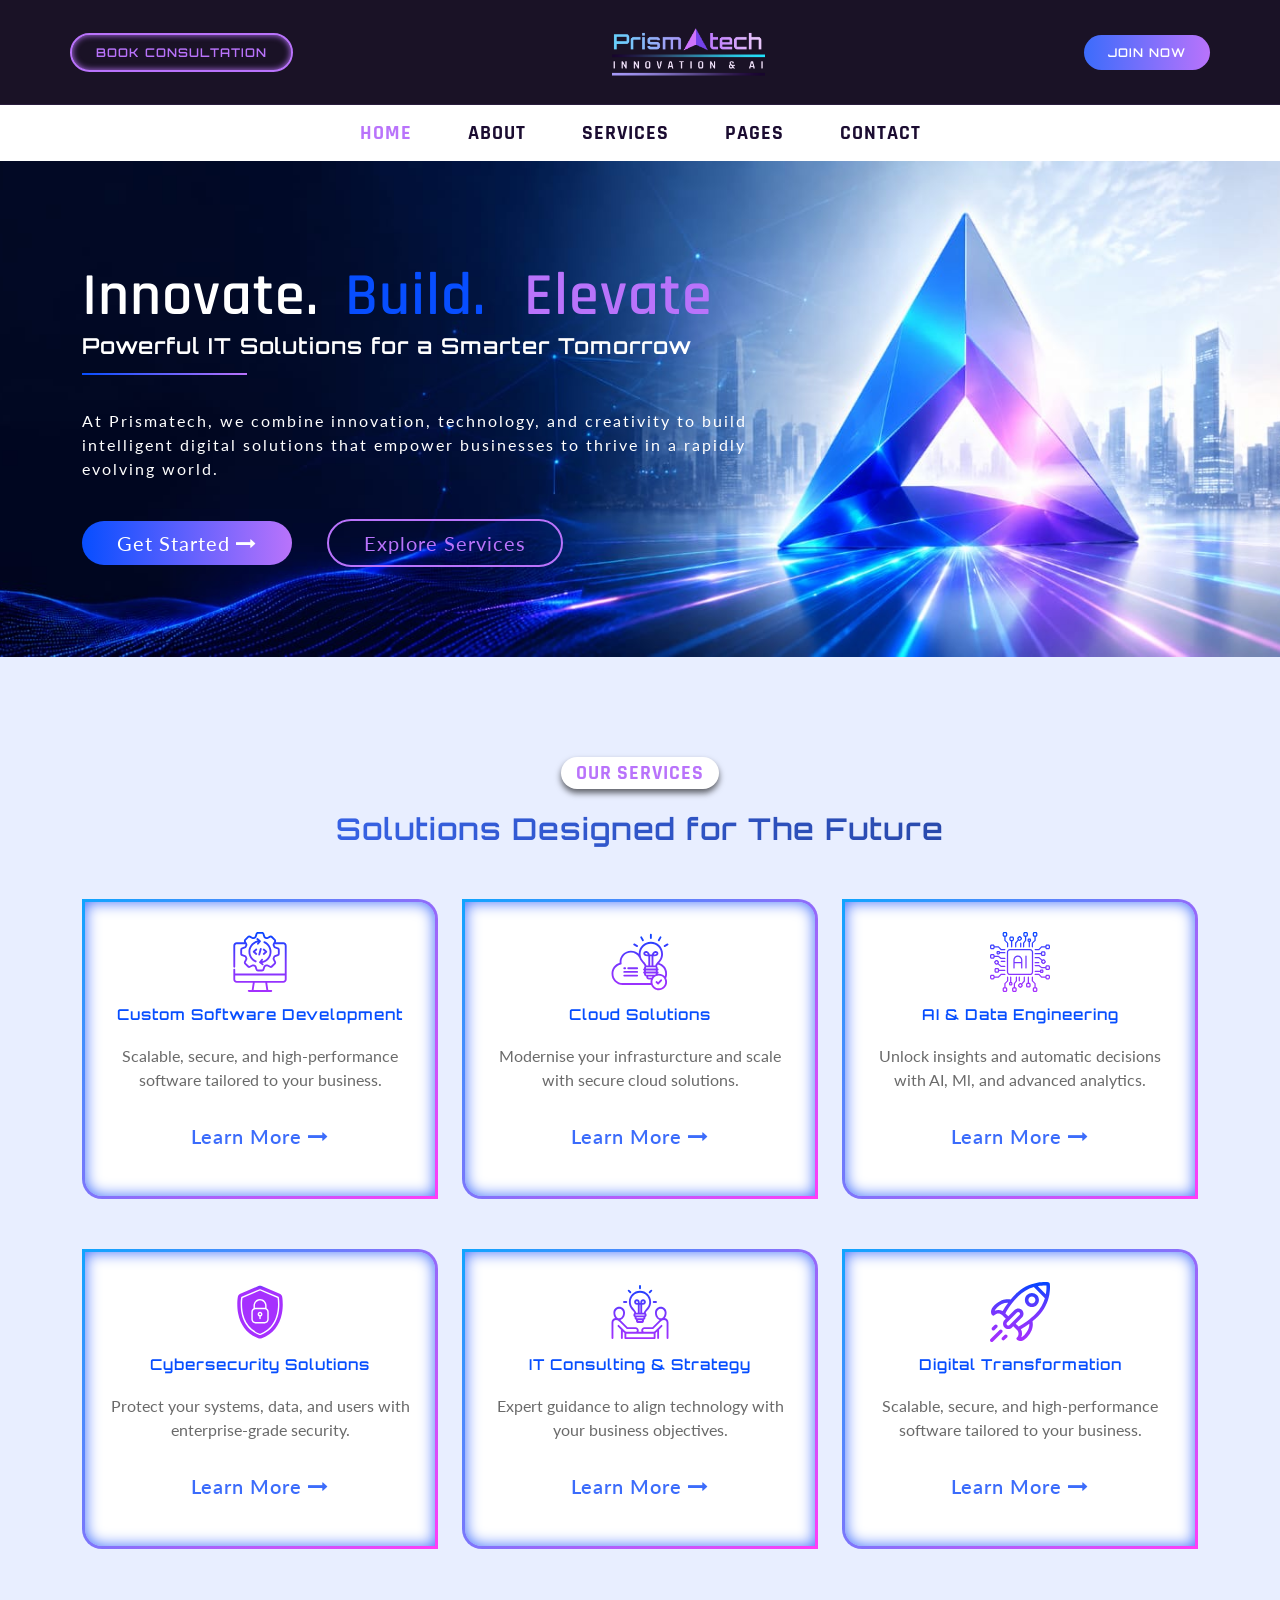
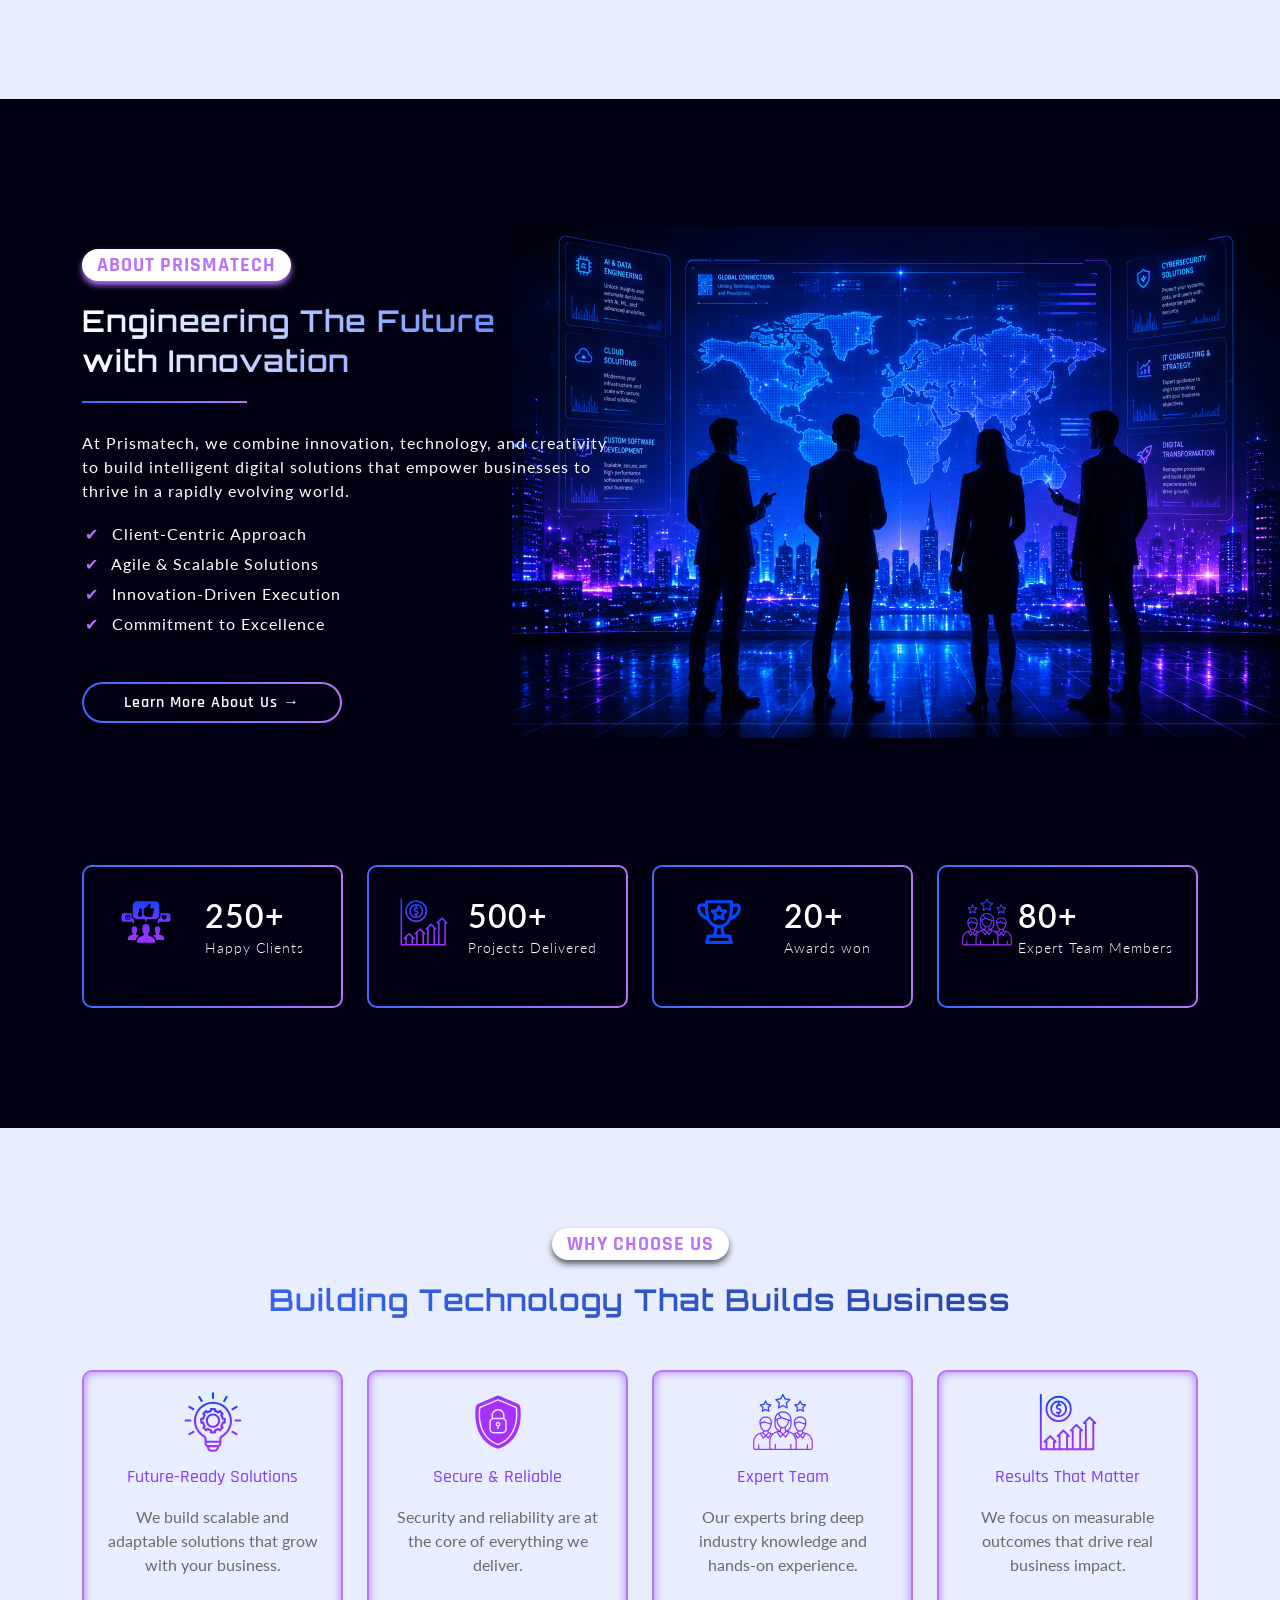
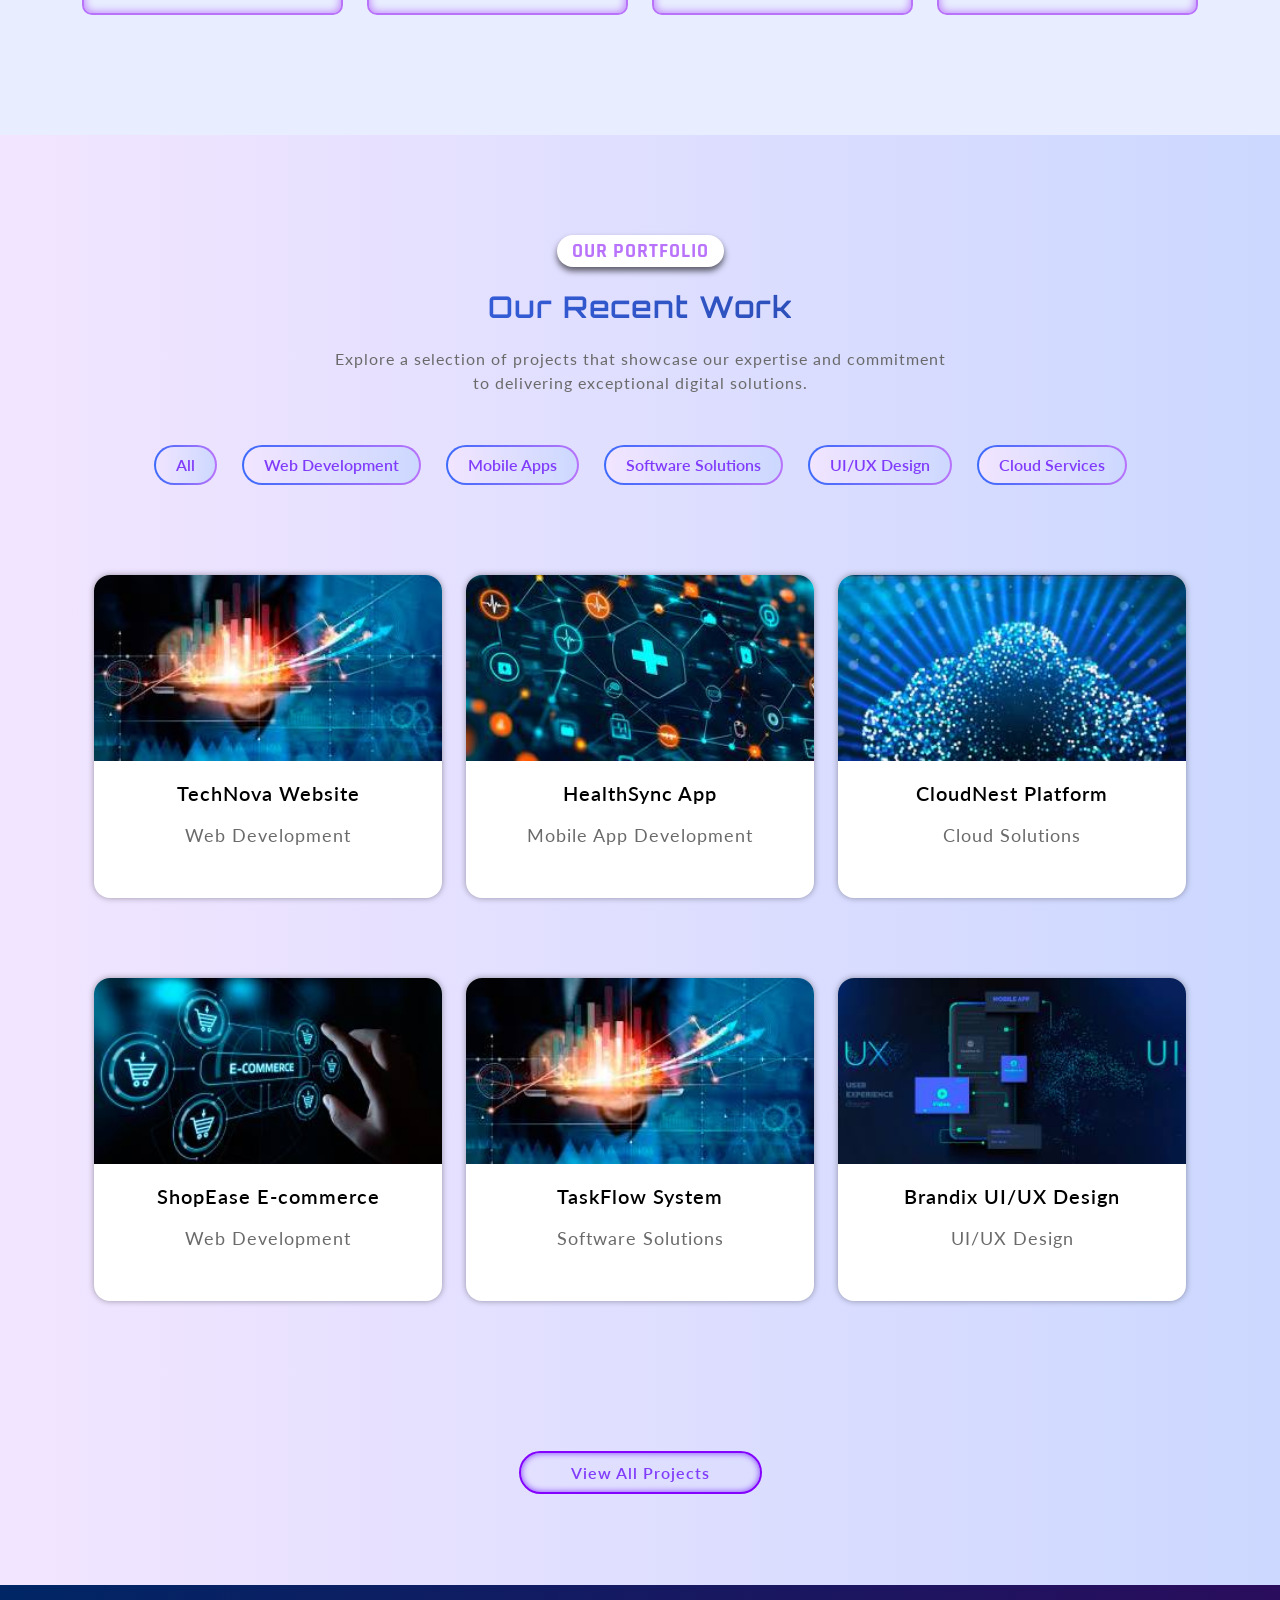
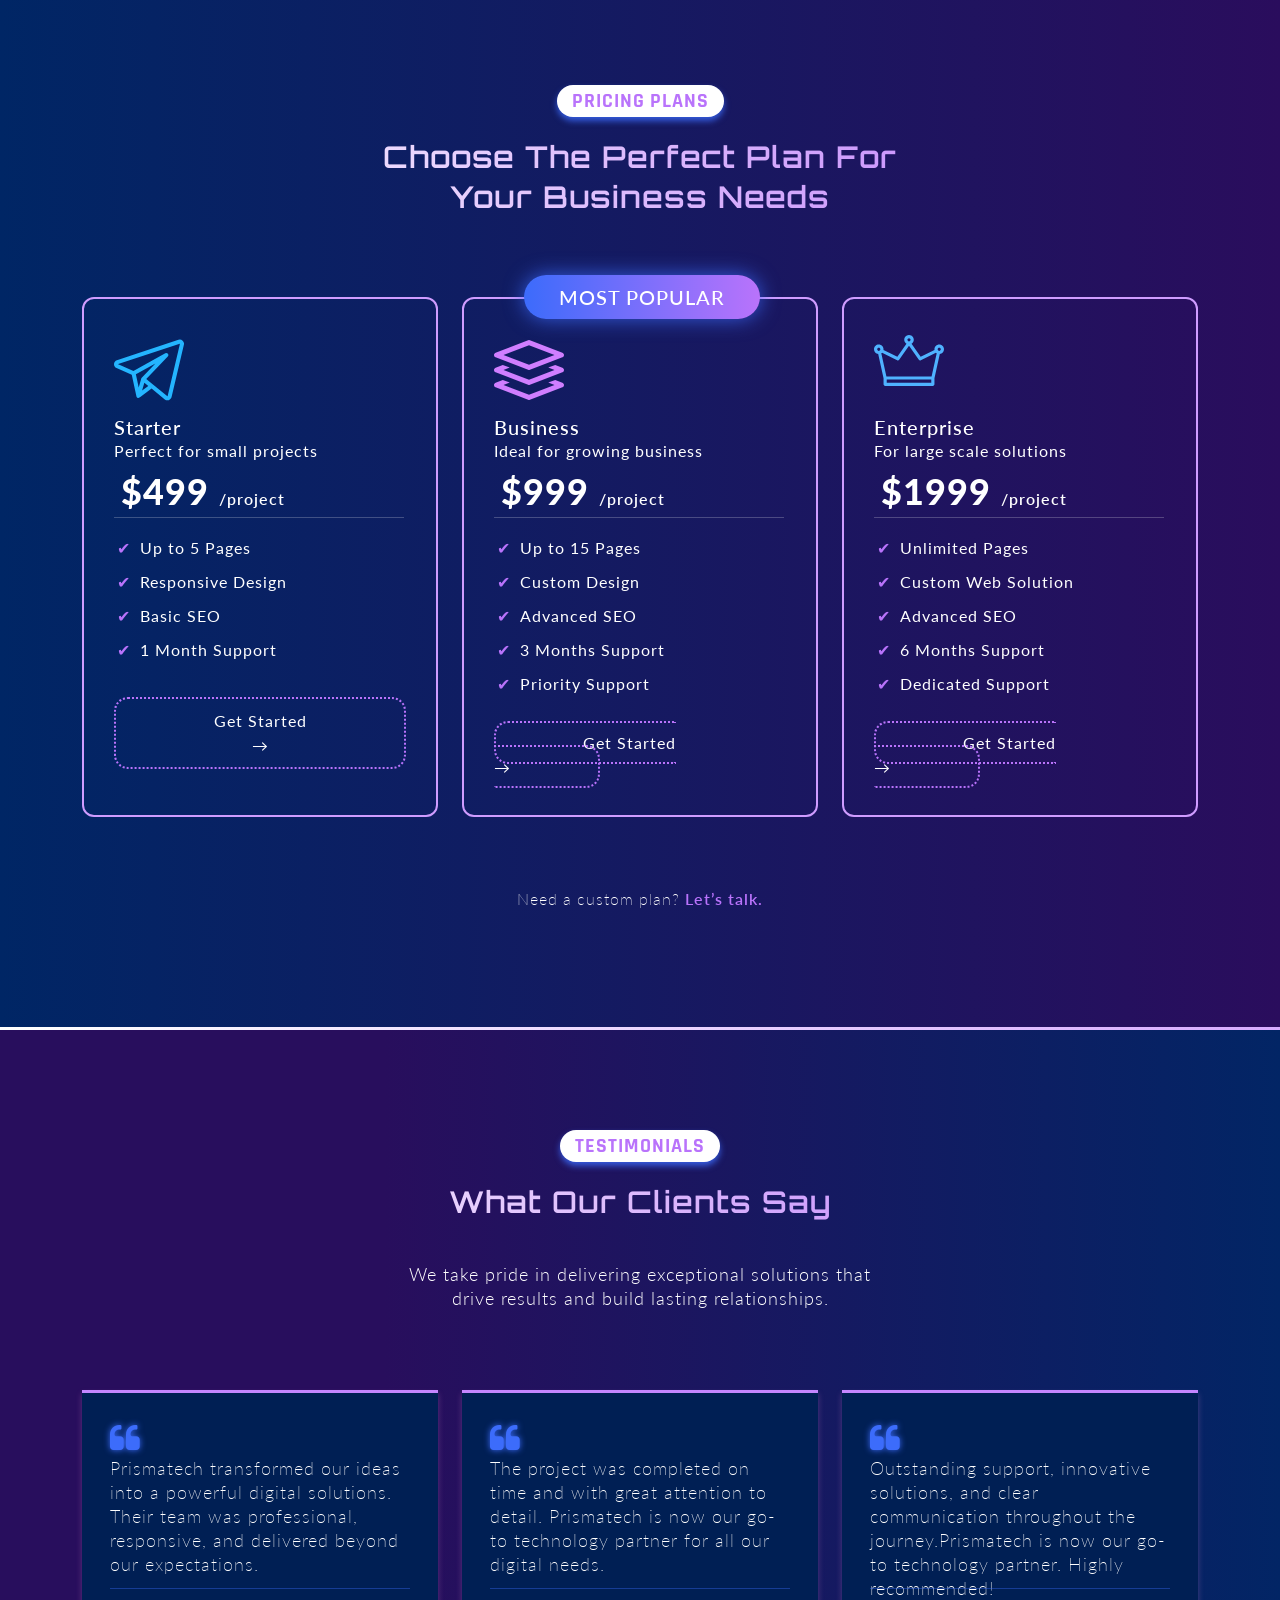
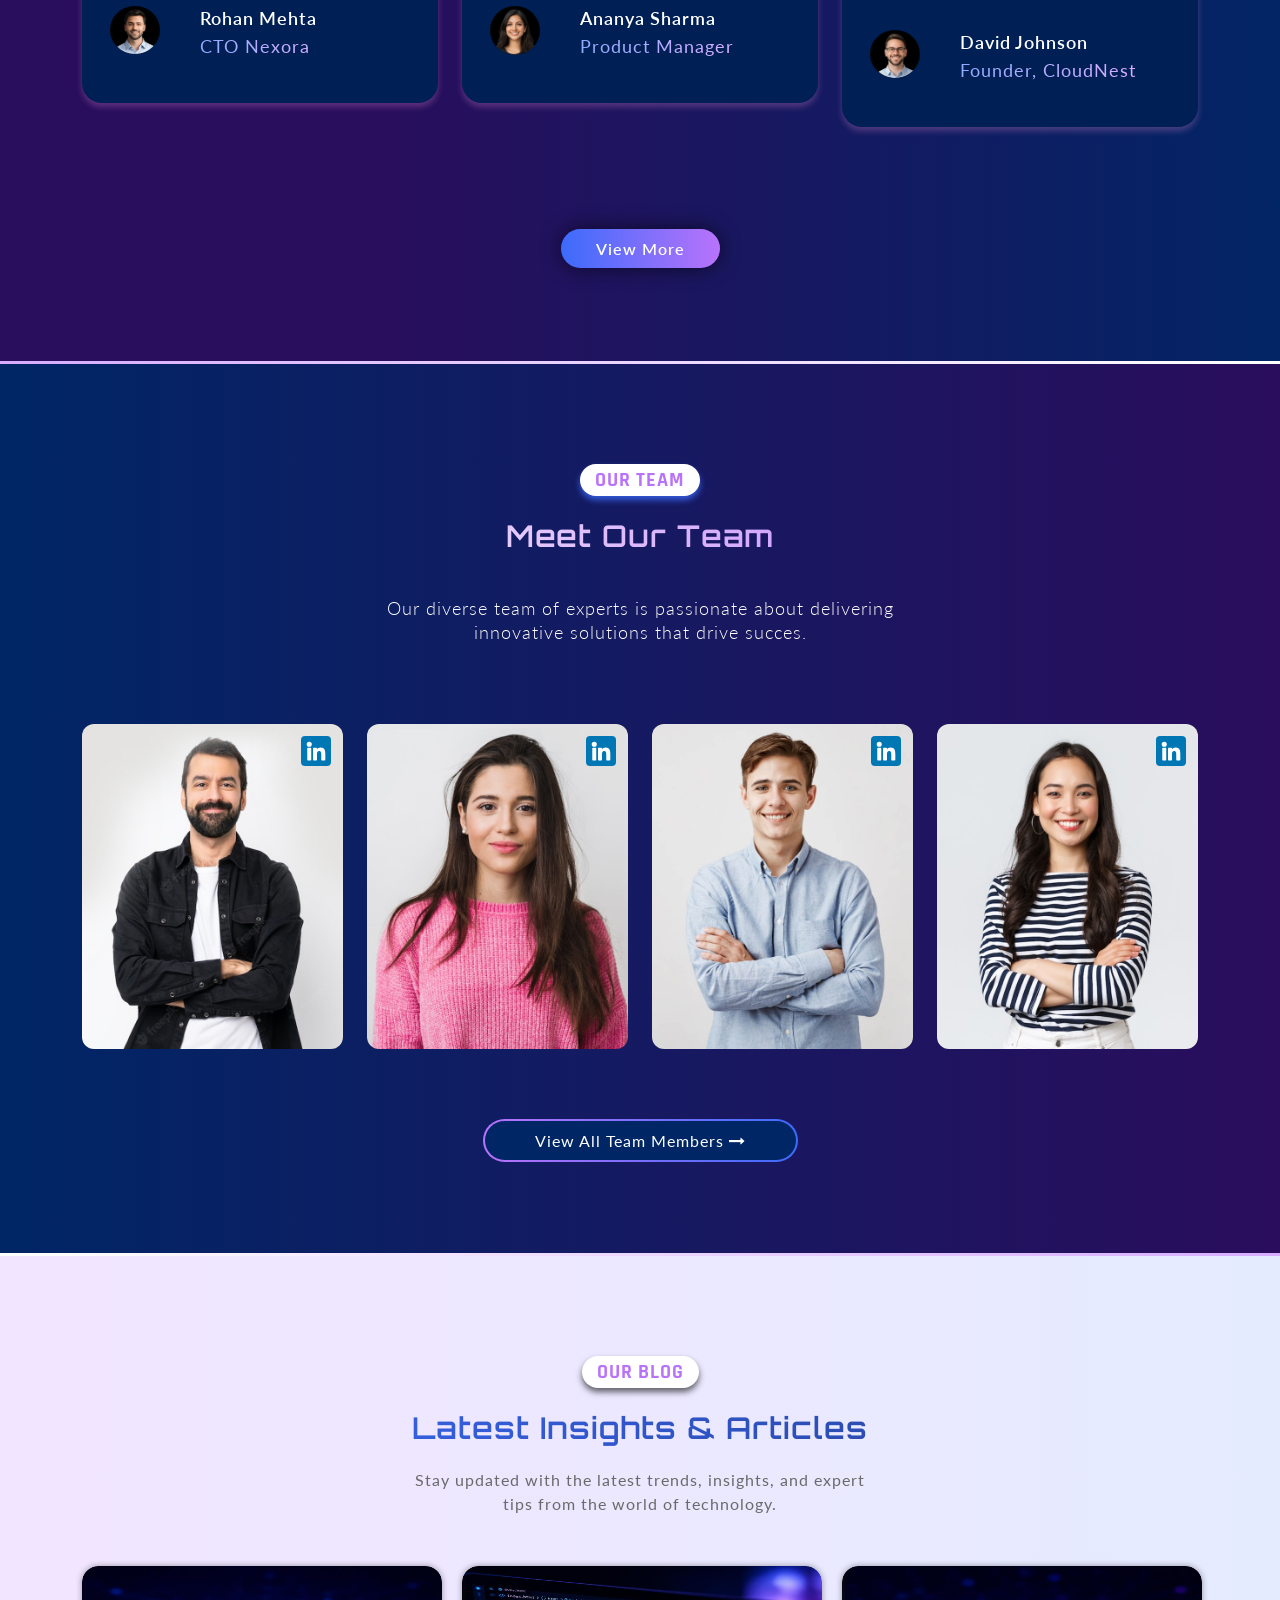
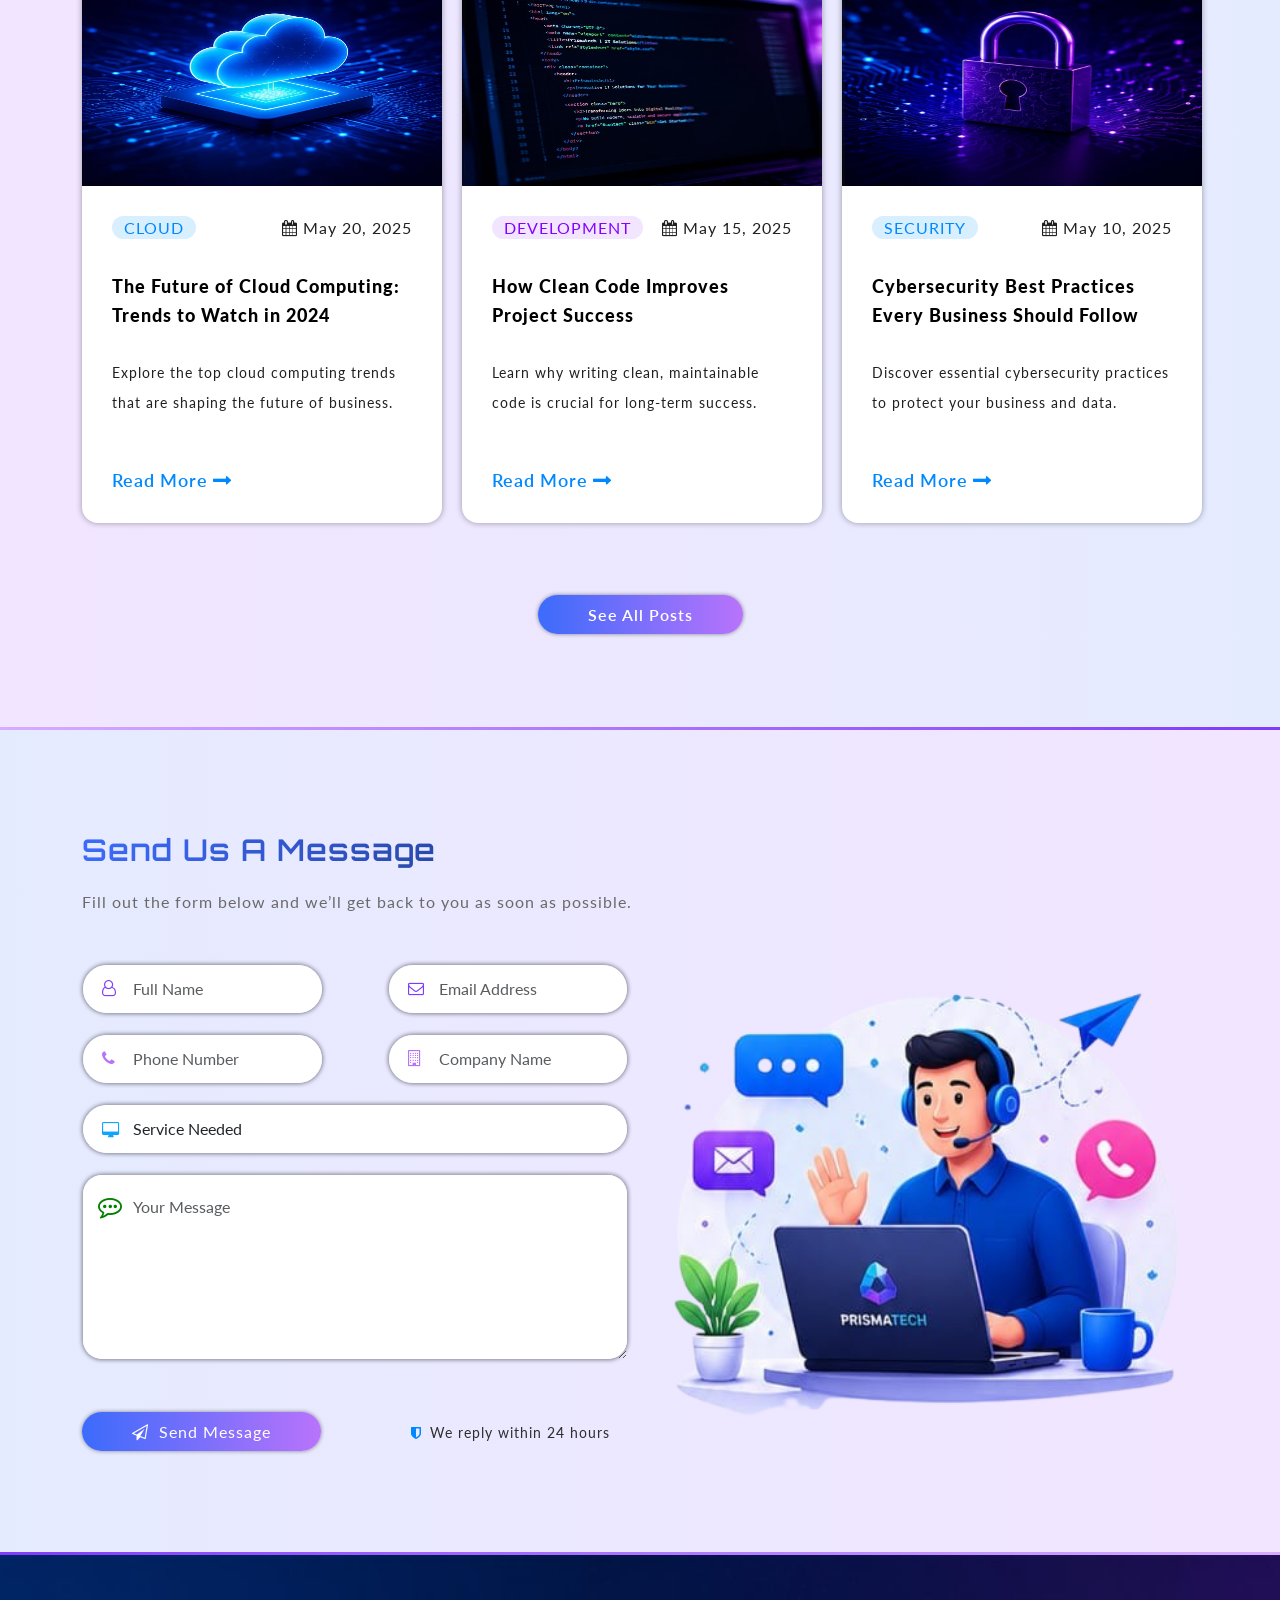
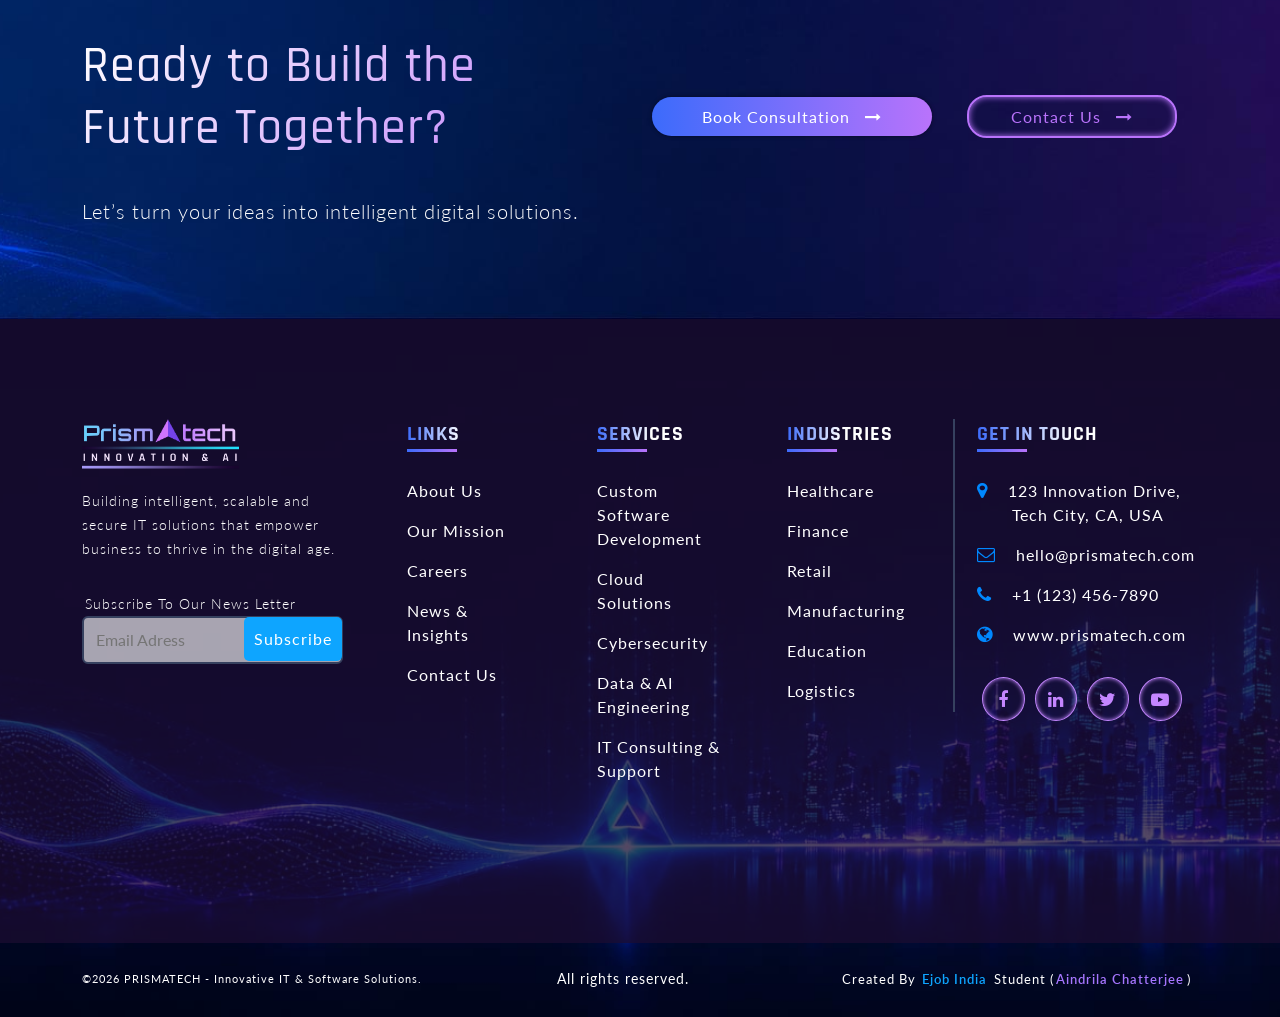
<file: index.html>
<!DOCTYPE html>
<html lang="en">
<head>
    <meta charset="UTF-8">
    <meta name="viewport" content="width=device-width, initial-scale=1.0">
    <title>Prismatech - Innovative IT & Software Solutions</title>
    <link rel="icon" href="./favicon/technology.png">

    <link href="https://cdn.jsdelivr.net/npm/bootstrap@5.1.3/dist/css/bootstrap.min.css" rel="stylesheet" integrity="sha384-1BmE4kWBq78iYhFldvKuhfTAU6auU8tT94WrHftjDbrCEXSU1oBoqyl2QvZ6jIW3" crossorigin="anonymous">

    <link rel="stylesheet" href="https://cdnjs.cloudflare.com/ajax/libs/font-awesome/4.7.0/css/font-awesome.min.css">
    
    <link href="https://fonts.googleapis.com/css2?family=Lato:ital,wght@0,100;0,300;0,400;0,700;0,900;1,100;1,300;1,400;1,700;1,900&family=Orbitron:wght@400..900&family=Rajdhani:wght@300;400;500;600;700&display=swap" rel="stylesheet">

    <link rel="stylesheet" href="./css/homestyle.css">
</head>
<body>
    <!-- HEADER -->
    <header>
        <main class="topheader">
            <div class="container">
                <main class="row buttons">
                    <!-- <main class="col-lg-3 col-sm-12 book">
                        <a href="#">BOOK CONSULTATION</a>
                    </main>
                    <main class="col-lg-3 offset-2 col-sm-12 logo">
                        <a href="#"><img src="./images/prism-logopng.png" alt="Prismatech Logo"></a>
                    </main>
                    <main class="col-lg-2 offset-2 col-sm-12 join">
                        <a href="#">JOIN NOW</a>
                    </main> -->
                    <nav class="navbar navbar-light">
                            <main class="book">
                                <a href="#">BOOK CONSULTATION</a>
                            </main>
                            <main class="logo">
                              <a href="#"><img src="./images/prism-logopng.png" alt="Prismatech Logo"></a>
                            </main>
                            <main class="join">
                        <a href="#">JOIN NOW</a>
                    </main>
                    </nav>
                </main>
            </div>
            <div class="clear"></div>
        </main>
        <main class="btmheader">
            <!-- <div class="container">
                <main class="row menu">
                    <nav class="col-lg-8 offset-2 col-sm-12">
                        <a href="file:///D:/htmldemo/PRISMATECH-%20Live%20Project/Prismatech_home/prismahome.html" class="active">HOME</a>
                        <a href="file:///D:/htmldemo/PRISMATECH-%20Live%20Project/Prismatech_about/prismabout.html">ABOUT</a>
                        <a href="file:///D:/htmldemo/PRISMATECH-%20Live%20Project/Prismatech_services/Prismaservice.html">SERVICES</a>
                        <a href="file:///D:/htmldemo/PRISMATECH-%20Live%20Project/Prismatech_pages/prismpages.html">PAGES</a>
                        <a href="file:///D:/htmldemo/PRISMATECH-%20Live%20Project/Prismatech_contact/Prismcontact.html">CONTACT</a>
                    </nav>
                </main>
            </div> -->
            <nav class="navbar navbar-expand-lg navbar-light">
  <div class="container">
    <button class="navbar-toggler" type="button" data-bs-toggle="collapse" data-bs-target="#navbarNavAltMarkup" aria-controls="navbarNavAltMarkup" aria-expanded="false" aria-label="Toggle navigation">
      <span class="navbar-toggler-icon"></span>
    </button>
    <div class="collapse navbar-collapse" id="navbarNavAltMarkup">
      <div class="navbar-nav">
        <a class="nav-link active" aria-current="page" href="./index.html">HOME</a>
        <a class="nav-link" href="./prismabout.html">ABOUT</a>
        <a class="nav-link" href="./Prismaservice.html">SERVICES</a>
        <a class="nav-link" href="./prismpages.html">PAGES</a>
        <a class="nav-link" href="./Prismcontact.html">CONTACT</a>
      </div>
    </div>
  </div>
</nav>
            <div class="clear"></div>
        </main>
    </header>

    <section class="banner">
        <div class="container">
            <main class="row">
                <main class="col-lg-8 col-sm-12">
                    <main class="">
            <h1>Innovate. <mark class="build">Build.</mark> <mark class="elevate">Elevate</mark></h1>
            <h2>Powerful IT Solutions for a Smarter Tomorrow</h2>
            <p>At Prismatech, we combine innovation, technology, and creativity 
             to build intelligent digital solutions that empower businesses to 
             thrive in a rapidly evolving world.</p>
             <nav>
                <a href="#" class="start">Get Started <i class="fa fa-long-arrow-right" aria-hidden="true"></i></a>
                <a href="#" class="explore">Explore Services</a>
             </nav>
             </main>
             </main>
             </main>
        </div>
        <div class="clear"></div>
    </section>
    <section class="services">
        <div class="container">
            <h3>OUR SERVICES</h3>
            <h2>Solutions Designed for The Future</h2>
            <main class="row solution">
                <main class="col-lg-4 col-sm-12">
                <main class="data">
                    <figure>
                        <svg xmlns="http://www.w3.org/2000/svg" version="1.1" xmlns:xlink="http://www.w3.org/1999/xlink" width="60" height="60" x="0" y="0" viewBox="0 0 512 512" style="enable-background:new 0 0 512 512" xml:space="preserve" class=""><g><linearGradient id="a" x1="256" x2="256" y1="511.983" y2=".017" gradientUnits="userSpaceOnUse"><stop offset="0" stop-color="#a630fe"></stop><stop offset=".508" stop-color="#7536fe"></stop><stop offset="1" stop-color="#0045ff"></stop></linearGradient><path fill="url(#a)" d="M455.02 87.95h-64.79l1.23-2.42c4.01-7.84 2.51-17.31-3.73-23.55l-25.26-25.26a20.205 20.205 0 0 0-23.54-3.71l-21.88 11.15c-1.32.66-2.48.69-3.79.08-3.33-1.54-6.67-2.93-9.94-4.13-1.38-.52-2.15-1.32-2.6-2.71l-7.6-23.38c-2.76-8.51-10.33-14-19.28-14h-35.72c-8.84 0-16.6 5.63-19.31 14l-7.61 23.42c-.44 1.37-1.22 2.17-2.56 2.67-3.27 1.2-6.63 2.59-9.97 4.14-1.3.61-2.47.58-3.75-.07l-21.9-11.16a20.2 20.2 0 0 0-23.55 3.7l-25.26 25.26c-6.25 6.25-7.74 15.71-3.74 23.54l1.24 2.44H56.95c-15.69 0-28.46 12.77-28.46 28.46v180.74c0 4.42 3.58 7.99 7.99 7.99 4.42 0 7.99-3.58 7.99-7.99V116.41c0-6.88 5.6-12.47 12.47-12.47h72.92l1.81 3.55c.64 1.25.66 2.37.02 3.74-1.55 3.42-2.89 6.66-4.11 9.93-.49 1.33-1.33 2.13-2.67 2.58l-23.43 7.6a20.232 20.232 0 0 0-13.99 19.28v35.72c0 8.8 5.62 16.55 14 19.28l23.37 7.58c1.39.46 2.23 1.26 2.73 2.62 1.2 3.24 2.54 6.48 4.13 9.96.61 1.32.6 2.42-.07 3.72l-11.16 21.92c-4.01 7.84-2.51 17.31 3.73 23.55l25.26 25.26a20.28 20.28 0 0 0 23.54 3.74l21.93-11.19c1.27-.65 2.44-.66 3.74-.07 3.34 1.55 6.69 2.94 9.92 4.12 1.39.52 2.17 1.32 2.61 2.72l7.6 23.38a20.243 20.243 0 0 0 19.31 14.03h35.72c8.81 0 16.56-5.64 19.28-14.03l7.61-23.42c.44-1.37 1.22-2.17 2.56-2.67 3.27-1.2 6.62-2.59 9.92-4.12 1.34-.61 2.52-.59 3.79.04l21.94 11.21c7.85 3.97 17.31 2.47 23.52-3.75l25.26-25.26c6.25-6.24 7.75-15.71 3.74-23.54l-11.17-21.94c-.65-1.28-.68-2.43-.07-3.74 1.44-3.11 2.79-6.37 4.13-9.99.49-1.33 1.33-2.13 2.67-2.58l23.42-7.6a20.232 20.232 0 0 0 13.99-19.28v-35.72c0-8.8-5.62-16.55-14-19.28l-23.37-7.58c-1.39-.46-2.23-1.26-2.73-2.62-1.33-3.59-2.68-6.84-4.14-9.99-.6-1.27-.57-2.42.08-3.7l1.79-3.51h72.92c6.89 0 12.5 5.59 12.5 12.47v238.42H44.48V322.1c0-4.42-3.58-7.99-7.99-7.99s-7.99 3.58-7.99 7.99v83.03c0 15.71 12.77 28.49 28.46 28.49H194.6l-9.27 62.33h-25.42c-4.42 0-7.99 3.58-7.99 7.99s3.58 7.99 7.99 7.99h192.18c4.42 0 7.99-3.58 7.99-7.99s-3.58-7.99-7.99-7.99h-25.45l-9.27-62.33h137.65c15.71 0 28.49-12.78 28.49-28.49V116.41c0-15.7-12.78-28.46-28.49-28.46zm-72.91 51 23.4 7.59c1.85.6 2.96 2.13 2.96 4.08v35.72c0 1.95-1.11 3.47-2.95 4.08l-23.46 7.61c-6.02 1.99-10.53 6.34-12.69 12.23-1.19 3.19-2.38 6.08-3.64 8.8-2.67 5.75-2.56 12.04.32 17.71l11.18 21.96c.88 1.72.58 3.58-.8 4.96l-25.26 25.26c-1.38 1.38-3.25 1.67-4.97.8l-21.95-11.22c-5.63-2.84-11.91-2.96-17.7-.31-2.94 1.36-5.89 2.58-8.79 3.65-5.97 2.22-10.32 6.76-12.24 12.76l-7.6 23.39c-.6 1.86-2.13 2.97-4.07 2.97h-35.72c-1.97 0-3.5-1.11-4.1-2.98l-7.59-23.36c-1.93-6.03-6.28-10.57-12.29-12.81-2.86-1.05-5.8-2.27-8.78-3.65-2.76-1.26-5.64-1.89-8.5-1.89-3.12 0-6.23.75-9.17 2.24l-21.92 11.18c-1.75.89-3.62.59-5-.79l-25.26-25.26c-1.38-1.38-1.69-3.24-.8-4.98l11.15-21.9c2.92-5.64 3.04-11.95.38-17.69-1.4-3.08-2.6-5.98-3.66-8.83-2.17-5.92-6.68-10.27-12.75-12.28l-23.4-7.59c-1.85-.6-2.96-2.13-2.96-4.08V150.6c0-1.95 1.11-3.47 2.95-4.08l23.46-7.61c6.02-1.99 10.53-6.35 12.69-12.23 1.07-2.89 2.27-5.79 3.63-8.78 2.71-5.79 2.59-12.1-.32-17.73l-3.86-7.58c-.1-.21-.2-.42-.31-.62l-7-13.76c-.88-1.72-.58-3.58.8-4.96l25.26-25.26c1.37-1.37 3.23-1.66 4.98-.77l21.95 11.19c5.68 2.86 11.97 2.97 17.7.31 2.94-1.36 5.88-2.58 8.78-3.64 5.97-2.22 10.32-6.76 12.24-12.76l7.6-23.39c.6-1.84 2.13-2.95 4.1-2.95h35.72c1.95 0 3.48 1.1 4.08 2.95l7.59 23.36c1.93 6.03 6.28 10.57 12.25 12.79.01 0 .03.01.04.01 2.86 1.05 5.8 2.27 8.74 3.63 5.74 2.66 12.02 2.55 17.74-.33l21.92-11.17c1.74-.89 3.59-.6 4.96.78l25.26 25.26c1.39 1.39 1.69 3.24.8 4.98l-11.17 21.95c-2.89 5.68-3 11.98-.33 17.69 1.27 2.73 2.46 5.62 3.63 8.78 2.18 5.93 6.69 10.28 12.75 12.29zm-71.63 357.04H201.49l9.27-62.33h90.44zm144.54-78.32H56.95c-6.88 0-12.47-5.61-12.47-12.5v-34.36h423.04v34.36c0 6.9-5.61 12.5-12.5 12.5zM354.33 168.48c0 24.51-9.08 48-25.56 66.13-13.99 15.38-32.3 25.82-52.38 30.07l6.88 5.41c3.47 2.73 4.08 7.75 1.35 11.22a7.976 7.976 0 0 1-6.29 3.06c-1.73 0-3.47-.56-4.93-1.71l-22.34-17.55c-3.47-2.73-4.08-7.75-1.35-11.22l17.55-22.34c2.73-3.47 7.75-4.08 11.22-1.35s4.08 7.75 1.35 11.22l-5.83 7.43c37.29-8.25 64.35-41.23 64.35-80.37 0-32.51-19.19-62.06-48.89-75.27-4.03-1.79-5.85-6.52-4.05-10.55 1.79-4.03 6.52-5.85 10.55-4.05 35.46 15.77 58.37 51.05 58.37 89.87zm-115.91-60.01c-1.73 0-3.47-.56-4.94-1.71a8 8 0 0 1-1.34-11.23l5.84-7.43c-37.24 8.26-64.33 41.35-64.33 80.37 0 32.49 19.18 62.03 48.86 75.24 4.03 1.8 5.85 6.52 4.05 10.55a8.005 8.005 0 0 1-10.56 4.06c-35.44-15.78-58.35-51.05-58.35-89.85 0-46.97 32.88-86.77 77.91-96.22l-6.88-5.41a7.998 7.998 0 0 1-1.35-11.22 7.998 7.998 0 0 1 11.22-1.35l22.37 17.58c1.67 1.31 2.75 3.23 3 5.34s-.34 4.23-1.65 5.89l-17.58 22.34a7.93 7.93 0 0 1-6.27 3.05zm11.15 92.02c-.68 0-1.38-.09-2.07-.27a8 8 0 0 1-5.66-9.79l12.84-47.99c1.14-4.26 5.52-6.8 9.79-5.66s6.8 5.52 5.66 9.79l-12.84 47.99a8.008 8.008 0 0 1-7.72 5.93zm-20.24-44.92-14.67 12.91 14.67 12.91c3.31 2.92 3.64 7.97.72 11.28a7.959 7.959 0 0 1-6 2.71c-1.88 0-3.76-.66-5.28-1.99l-21.49-18.91c-1.72-1.52-2.71-3.7-2.71-6s.99-4.48 2.71-6l21.49-18.91c3.31-2.92 8.36-2.59 11.28.72 2.92 3.32 2.6 8.37-.72 11.28zm53.31 25.82 14.67-12.91-14.67-12.91c-3.31-2.92-3.64-7.97-.72-11.28a7.984 7.984 0 0 1 11.28-.72l21.49 18.91c1.72 1.52 2.71 3.7 2.71 6s-.99 4.48-2.71 6l-21.49 18.91a7.942 7.942 0 0 1-5.28 1.99c-2.22 0-4.42-.92-6-2.71-2.92-3.32-2.6-8.37.72-11.28z" opacity="1" data-original="url(#a)" class=""></path></g></svg>
                        <figcaption>
                            <h4>Custom Software  Development</h4>
                            <p>Scalable, secure, and 
                               high-performance 
                               software tailored to 
                                your business.</p>
                                <a href="#">Learn More <i class="fa fa-long-arrow-right" aria-hidden="true"></i></a>
                        </figcaption>
                    </figure>
                </main>
                </main>
                <main class="col-lg-4 col-sm-12">
                <main class="data">
                    <figure>
                        <svg xmlns="http://www.w3.org/2000/svg" version="1.1" xmlns:xlink="http://www.w3.org/1999/xlink" width="60" height="60" x="0" y="0" viewBox="0 0 512 512" style="enable-background:new 0 0 512 512" xml:space="preserve" class=""><g><linearGradient id="a" x1="118.692" x2="508.189" y1="501.124" y2="111.627" gradientUnits="userSpaceOnUse"><stop offset="0" stop-color="#9d31fe"></stop><stop offset="1" stop-color="#0cb0d3"></stop></linearGradient><path fill="url(#a)" d="M463.915 293.235a96.407 96.407 0 0 0-43.892-29.151c4.21-4.716 8.545-9.626 12.832-15.573 12.804-17.721 19.571-38.68 19.571-60.611 0-57.193-46.53-103.723-103.723-103.723-56.588 0-102.734 45.528-103.729 101.868-17.582-17.02-41.264-26.865-66.771-26.865-53.005 0-96.127 43.122-96.127 96.127 0 2.647.113 5.32.34 8-40.636 11.743-69.418 49.47-69.418 92.372 0 53.005 43.122 96.127 96.127 96.127h241.69c10.352 26.101 35.835 44.616 65.577 44.616 38.906 0 70.559-31.64 70.559-70.531a70.048 70.048 0 0 0-7.822-32.215c5.187-12.005 7.822-24.765 7.822-37.997 0-22.893-8.182-45.069-23.037-62.443zm7.037 62.443c0 7.566-1.031 14.945-3.071 22.06-12.884-13.757-31.193-22.378-51.488-22.378-3.278 0-6.5.243-9.66.678v-1.969h.107a8 8 0 0 0 0-16h-.107v-10.39h.107a8 8 0 0 0 0-16h-.107v-6.711c0-5.155-2.061-9.832-5.391-13.273 1.845-5.377 4.373-9.893 7.408-14.129 36.312 8.259 62.201 40.376 62.201 78.113zm-145.287 24.214h37.329a70.731 70.731 0 0 0-7.298 10.135h-24.963c-2.747 0-5.067-2.321-5.067-5.067v-5.067zm57.125-16h-73.033c-1.687 0-3.111-1.425-3.111-3.112v-6.711h84.088v6.144a70.268 70.268 0 0 0-7.943 3.679zm-76.145-58.924c0-1.687 1.425-3.111 3.111-3.111h77.865c1.687 0 3.111 1.425 3.111 3.111v6.711h-84.088v-6.711zm36.11-97.333h11.867a94.86 94.86 0 0 0-.115 4.727v73.494H342.87v-73.494a94.86 94.86 0 0 0-.115-4.727zm47.978 120.044v10.39h-84.088v-10.39zm-42.029-227.502c48.37 0 87.723 39.353 87.723 87.723 0 18.545-5.72 36.264-16.545 51.248-4.039 5.603-8.334 10.41-12.487 15.059-8.306 9.295-16.257 18.204-20.993 31.649h-15.894v-73.494c0-1.622.05-3.199.148-4.727h7.356c24.86 0 31.871-12.464 33.731-17.823 2.825-8.141.528-17.198-5.565-22.007-7.464-5.936-19.103-6.728-28.959-1.973-6.234 3.008-15.575 10.011-20.087 25.803h-16.887c-4.512-15.792-13.853-22.795-20.087-25.803-9.857-4.755-21.494-3.962-28.937 1.956-6.116 4.827-8.413 13.884-5.588 22.024 1.86 5.359 8.871 17.823 33.731 17.823h7.356c.099 1.529.148 3.105.148 4.727v73.494h-15.894c-4.736-13.445-12.688-22.354-20.993-31.649-4.153-4.649-8.448-9.456-12.492-15.066-10.82-14.977-16.54-32.696-16.54-51.241 0-48.371 39.365-87.723 87.752-87.723zm25.446 91.458c2.329-5.399 5.721-9.317 10.022-11.393 4.828-2.329 9.811-1.693 12.042.08.438.422 1.173 2.381.315 4.504-1.722 4.263-8.645 6.809-18.518 6.809h-3.862zm-50.922 0h-3.862c-9.873 0-16.796-2.545-18.518-6.809-.857-2.123-.122-4.082.309-4.497 1.216-.967 3.241-1.596 5.611-1.596 1.994 0 4.232.446 6.438 1.509 4.302 2.075 7.693 5.994 10.022 11.393zm-214.103 244.17c-44.183 0-80.127-35.945-80.127-80.127 0-37.835 26.845-70.84 63.83-78.478a8 8 0 0 0 6.281-9.101 80.989 80.989 0 0 1-1.033-12.793c0-44.182 35.944-80.127 80.127-80.127 30.481 0 57.837 16.861 71.562 44.041a103.02 103.02 0 0 0 14.752 29.284c4.528 6.282 9.107 11.407 13.535 16.363 7.77 8.696 14.268 15.999 17.982 26.828-3.33 3.441-5.391 8.118-5.391 13.273v6.711h-.107a8 8 0 0 0 0 16h.107v10.39h-.107a8 8 0 0 0 0 16h.107v6.711c0 10.507 8.524 19.057 19.02 19.107v5.072c0 11.617 9.451 21.067 21.067 21.067h17.997a70.296 70.296 0 0 0-2.867 19.864c0 3.366.252 6.673.71 9.915H109.126zm307.268 44.616c-30.068 0-54.531-24.462-54.531-54.531s24.463-54.531 54.531-54.531 54.559 24.462 54.559 54.531-24.475 54.531-54.559 54.531zm25.064-74.528a8 8 0 0 1 .517 11.302l-25.738 28.204a8 8 0 0 1-11.457.371l-13.605-13.096a8 8 0 0 1 11.096-11.528l7.687 7.398 20.2-22.135a8.001 8.001 0 0 1 11.302-.517zm-327.775-96.164a8 8 0 0 1 8-8h7.342a8 8 0 0 1 0 16h-7.342a8 8 0 0 1-8-8zm126.038 0a8 8 0 0 1-8 8h-76.108a8 8 0 0 1 0-16h76.108a8 8 0 0 1 8 8zm0 31.067a8 8 0 0 1-8 8H121.512a8 8 0 0 1 0-16H231.72a8 8 0 0 1 8 8zm0 31.095a8 8 0 0 1-8 8H121.512a8 8 0 0 1 0-16H231.72a8 8 0 0 1 8 8zM340.704 52.237V23.579a8 8 0 0 1 16 0v28.658a8 8 0 0 1-16 0zM259.6 49.603a8 8 0 0 1 2.93-10.927 8 8 0 0 1 10.928 2.93l14.314 24.802a8 8 0 0 1-13.858 7.998zm-60.151 52.156a8 8 0 0 1 10.926-2.936l24.831 14.314a8 8 0 0 1-7.989 13.862l-24.831-14.314a8 8 0 0 1-2.936-10.926zm210.157-35.351 14.314-24.802a8 8 0 0 1 13.858 7.997l-14.314 24.803a7.996 7.996 0 0 1-10.928 2.93 8 8 0 0 1-2.93-10.928zm85.388 46.277-24.831 14.314a7.994 7.994 0 0 1-10.925-2.936 7.999 7.999 0 0 1 2.936-10.926l24.831-14.314a7.999 7.999 0 0 1 10.926 2.936 7.999 7.999 0 0 1-2.936 10.926z" opacity="1" data-original="url(#a)" class=""></path></g></svg>
                        <figcaption>
                            <h4>Cloud Solutions</h4>
                            <p>Modernise your 
                            infrasturcture and 
                            scale with secure 
                            cloud solutions.</p>
                            <a href="#">Learn More <i class="fa fa-long-arrow-right" aria-hidden="true"></i></a>
                        </figcaption>
                    </figure>
                </main>
                </main>
                <main class="col-lg-4 col-sm-12">
                <main class="data">
                    <figure>
                        <svg xmlns="http://www.w3.org/2000/svg" version="1.1" xmlns:xlink="http://www.w3.org/1999/xlink" width="60" height="60" x="0" y="0" viewBox="0 0 512 512" style="enable-background:new 0 0 512 512" xml:space="preserve" class=""><g><linearGradient id="a" x1="57.637" x2="454.363" y1="454.363" y2="57.637" gradientUnits="userSpaceOnUse"><stop offset="0" stop-color="#f803fe"></stop><stop offset="1" stop-color="#0ecbde"></stop></linearGradient><path fill="url(#a)" d="M367.968 341.321V170.679c0-14.701-11.962-26.663-26.663-26.663h-170.61c-14.701 0-26.663 11.962-26.663 26.663v170.642c0 14.701 11.962 26.663 26.663 26.663h170.611c14.7 0 26.662-11.962 26.662-26.663zm-213.271 0V170.679c0-8.822 7.176-15.998 15.998-15.998h170.611c8.822 0 15.998 7.176 15.998 15.998v170.642c0 8.822-7.176 15.998-15.998 15.998H170.695c-8.822 0-15.998-7.176-15.998-15.998zm83.05-141.717c-21.091 0-38.245 17.156-38.245 38.242v69.219c0 2.945 2.385 5.333 5.333 5.333s5.333-2.388 5.333-5.333V266.84h55.159v40.226a5.332 5.332 0 0 0 5.333 5.333 5.332 5.332 0 0 0 5.333-5.333v-69.219c-.001-21.086-17.155-38.243-38.246-38.243zm27.58 56.57h-55.159v-18.328c0-15.206 12.373-27.577 27.579-27.577s27.579 12.371 27.579 27.577v18.328zm47.17-51.237v102.129c0 2.945-2.385 5.333-5.333 5.333s-5.333-2.388-5.333-5.333V204.937c0-2.945 2.385-5.333 5.333-5.333s5.333 2.388 5.333 5.333zm49.222-73.057a5.332 5.332 0 0 0 5.333-5.333V96.882l21.221-21.221c1-1 1.562-2.356 1.562-3.77V39.755h1.567c7.145 0 12.962-5.812 12.962-12.956V12.993c0-7.145-5.817-12.956-12.962-12.956h-13.805c-7.145 0-12.956 5.812-12.956 12.956v13.805c0 7.145 5.812 12.956 12.956 12.956h1.573v29.928l-21.221 21.221c-1 1-1.562 2.356-1.562 3.77v31.873a5.332 5.332 0 0 0 5.332 5.334zm15.878-102.79a2.293 2.293 0 0 1-2.291-2.291V12.993a2.293 2.293 0 0 1 2.291-2.291h13.805a2.298 2.298 0 0 1 2.297 2.291v13.805a2.297 2.297 0 0 1-2.297 2.291h-13.805zm-90.768 102.79a5.332 5.332 0 0 0 5.333-5.333V96.434l15.841-21.367a5.364 5.364 0 0 0 1.047-3.177V39.755h1.568c7.145 0 12.956-5.812 12.956-12.956V12.993c0-7.145-5.812-12.956-12.956-12.956h-13.805c-7.145 0-12.956 5.812-12.956 12.956v13.805c0 7.145 5.812 12.956 12.956 12.956h1.573V70.13l-15.841 21.367a5.364 5.364 0 0 0-1.047 3.177v31.873a5.329 5.329 0 0 0 5.331 5.333zm9.983-102.79a2.293 2.293 0 0 1-2.291-2.291V12.993a2.293 2.293 0 0 1 2.291-2.291h13.805a2.293 2.293 0 0 1 2.291 2.291v13.805a2.293 2.293 0 0 1-2.291 2.291h-13.805zm-34.714 102.79a5.332 5.332 0 0 1-5.333-5.333V95.403a5.332 5.332 0 0 1 5.333-5.333 5.332 5.332 0 0 1 5.333 5.333v31.144a5.332 5.332 0 0 1-5.333 5.333zm-42.874-.237a5.332 5.332 0 0 0 5.333-5.333V96.028l19.458-22.986.32.32c4.747 4.737 12.467 4.742 17.216-.003l8.759-8.759c4.752-4.746 4.759-12.441-.005-17.216l-8.764-8.754c-4.749-4.749-12.467-4.749-17.216 0l-8.759 8.757c-4.744 4.744-4.744 12.467.005 17.216l.873.873-21.292 25.155a5.344 5.344 0 0 0-1.26 3.445v32.235a5.33 5.33 0 0 0 5.332 5.332zm23.882-76.716 8.759-8.757a1.511 1.511 0 0 1 2.135.003l8.764 8.754c.59.594.592 1.547.005 2.13v.003l-8.759 8.757a1.513 1.513 0 0 1-2.135 0l-8.764-8.757a1.51 1.51 0 0 1-.005-2.133zM120.598 39.755h1.567v32.136c0 1.414.562 2.77 1.562 3.77l21.221 21.221v29.665c0 2.945 2.385 5.333 5.333 5.333s5.333-2.388 5.333-5.333V94.674c0-1.414-.562-2.77-1.562-3.77L132.83 69.683V39.755h1.573c7.145 0 12.956-5.812 12.956-12.956V12.993c0-7.145-5.812-12.956-12.956-12.956h-13.805c-7.145 0-12.956 5.812-12.956 12.956v13.805c-.001 7.145 5.811 12.957 12.956 12.957zm-2.292-26.762a2.293 2.293 0 0 1 2.291-2.291h13.805a2.293 2.293 0 0 1 2.291 2.291v13.805a2.293 2.293 0 0 1-2.291 2.291h-13.805a2.293 2.293 0 0 1-2.291-2.291zm59.544 64.939h1.567v48.615a5.332 5.332 0 0 0 5.333 5.333 5.332 5.332 0 0 0 5.333-5.333V77.932h1.573c7.145 0 12.956-5.814 12.956-12.959V51.17c0-7.145-5.812-12.959-12.956-12.959H177.85c-7.145 0-12.956 5.814-12.956 12.959v13.803c-.001 7.145 5.811 12.959 12.956 12.959zm-2.292-26.762a2.294 2.294 0 0 1 2.291-2.294h13.805a2.293 2.293 0 0 1 2.291 2.294v13.803a2.294 2.294 0 0 1-2.291 2.294H177.85a2.294 2.294 0 0 1-2.291-2.294V51.17zm144.678 14.912v9.28c0 5.528 4.327 10.022 9.764 10.387v40.799c0 2.945 2.385 5.333 5.333 5.333s5.333-2.388 5.333-5.333V85.749c5.437-.365 9.764-4.859 9.764-10.387v-9.28c0-5.765-4.692-10.457-10.457-10.457h-9.28c-5.765 0-10.457 4.692-10.457 10.457zm19.533.208.203 8.863-9.072.208-.208-9.072h9.077zM150.281 380.12a5.332 5.332 0 0 0-5.333 5.333v29.665l-21.221 21.221c-1 1-1.562 2.356-1.562 3.77v32.136h-1.567c-7.145 0-12.962 5.812-12.962 12.956v13.805c0 7.145 5.817 12.956 12.962 12.956h13.805c7.145 0 12.956-5.812 12.956-12.956v-13.805c0-7.145-5.812-12.956-12.956-12.956h-1.573v-29.928l21.221-21.221c1-1 1.562-2.356 1.562-3.77v-31.873a5.331 5.331 0 0 0-5.332-5.333zm-15.878 102.79a2.293 2.293 0 0 1 2.291 2.291v13.805a2.293 2.293 0 0 1-2.291 2.291h-13.805a2.298 2.298 0 0 1-2.297-2.291v-13.805a2.297 2.297 0 0 1 2.297-2.291zm90.768-102.79a5.332 5.332 0 0 0-5.333 5.333v30.113l-15.841 21.367a5.364 5.364 0 0 0-1.047 3.177v32.136h-1.567c-7.145 0-12.956 5.812-12.956 12.956v13.805c0 7.145 5.812 12.956 12.956 12.956h13.805c7.145 0 12.956-5.812 12.956-12.956v-13.805c0-7.145-5.812-12.956-12.956-12.956h-1.573V441.87l15.841-21.367a5.364 5.364 0 0 0 1.047-3.177v-31.873a5.33 5.33 0 0 0-5.332-5.333zm-9.983 102.79a2.293 2.293 0 0 1 2.291 2.291v13.805a2.293 2.293 0 0 1-2.291 2.291h-13.805a2.293 2.293 0 0 1-2.291-2.291v-13.805a2.293 2.293 0 0 1 2.291-2.291zm34.714-102.79a5.332 5.332 0 0 1 5.333 5.333v31.144c0 2.945-2.385 5.333-5.333 5.333s-5.333-2.388-5.333-5.333v-31.144a5.332 5.332 0 0 1 5.333-5.333zm42.874.237a5.332 5.332 0 0 0-5.333 5.333v30.282l-19.461 22.989-.318-.317c-4.749-4.749-12.467-4.749-17.216 0l-8.759 8.757c-4.744 4.744-4.744 12.467.005 17.216l8.764 8.754c4.743 4.743 12.467 4.749 17.216 0l8.759-8.757c4.744-4.744 4.744-12.467-.005-17.216l-.874-.872 21.293-25.155a5.344 5.344 0 0 0 1.26-3.445V385.69a5.33 5.33 0 0 0-5.331-5.333zm-23.882 76.716-8.759 8.757a1.507 1.507 0 0 1-2.135-.003l-8.764-8.754a1.51 1.51 0 0 1-.005-2.133l8.759-8.757a1.507 1.507 0 0 1 2.135.003l8.764 8.754a1.51 1.51 0 0 1 .005 2.133zm122.508 15.172h-1.567v-32.136c0-1.414-.562-2.77-1.562-3.77l-21.221-21.221v-29.665c0-2.945-2.385-5.333-5.333-5.333s-5.333 2.388-5.333 5.333v31.873c0 1.414.562 2.77 1.562 3.77l21.221 21.221v29.928h-1.573c-7.145 0-12.956 5.812-12.956 12.956v13.805c0 7.145 5.812 12.956 12.956 12.956h13.805c7.145 0 12.956-5.812 12.956-12.956v-13.805c.002-7.144-5.81-12.956-12.955-12.956zm2.292 26.762a2.293 2.293 0 0 1-2.291 2.291h-13.805a2.293 2.293 0 0 1-2.291-2.291v-13.805a2.293 2.293 0 0 1 2.291-2.291h13.805a2.293 2.293 0 0 1 2.291 2.291zm-59.544-64.939h-1.568v-48.615c0-2.945-2.385-5.333-5.333-5.333s-5.333 2.388-5.333 5.333v48.615h-1.573c-7.145 0-12.956 5.814-12.956 12.959v13.803c0 7.145 5.812 12.959 12.956 12.959h13.805c7.145 0 12.956-5.814 12.956-12.959v-13.803c.003-7.145-5.809-12.959-12.954-12.959zm2.292 26.762a2.294 2.294 0 0 1-2.291 2.294h-13.805a2.294 2.294 0 0 1-2.291-2.294v-13.803a2.294 2.294 0 0 1 2.291-2.294h13.805a2.294 2.294 0 0 1 2.291 2.294zm-144.678-14.912v-9.28c0-5.528-4.327-10.022-9.764-10.387v-40.798c0-2.945-2.385-5.333-5.333-5.333s-5.333 2.388-5.333 5.333v40.798c-5.437.365-9.764 4.859-9.764 10.387v9.28c0 5.765 4.692 10.457 10.457 10.457h9.28c5.765 0 10.457-4.692 10.457-10.457zm-19.533-.208-.203-8.863 9.072-.208.208 9.072h-9.077zm213.224-105.045h40.798c.365 5.437 4.859 9.764 10.387 9.764h9.275c5.765 0 10.457-4.692 10.457-10.457v-9.277c0-5.765-4.692-10.457-10.457-10.457h-9.275c-5.527 0-10.021 4.326-10.387 9.762h-40.799a5.332 5.332 0 1 0 .001 10.665zm60.252-9.97v9.074l-8.858.203-.208-9.069zm-29.11-73.929c2.947 0 5.333 2.388 5.333 5.333s-2.385 5.333-5.333 5.333h-31.141c-2.948 0-5.333-2.388-5.333-5.333s2.385-5.333 5.333-5.333zm82.41-149.127h-13.805c-7.145 0-12.956 5.812-12.956 12.956v1.57H440.11c-1.416 0-2.77.562-3.77 1.562l-21.221 21.221h-29.662c-2.948 0-5.333 2.388-5.333 5.333s2.385 5.333 5.333 5.333h31.87c1.416 0 2.77-.562 3.77-1.562l21.221-21.221h29.928v1.57c0 7.145 5.812 12.956 12.956 12.956h13.805c7.145 0 12.956-5.812 12.956-12.956v-13.805c0-7.146-5.811-12.957-12.956-12.957zm2.291 26.761a2.293 2.293 0 0 1-2.291 2.291h-13.805a2.293 2.293 0 0 1-2.291-2.291v-13.805a2.293 2.293 0 0 1 2.291-2.291h13.805a2.293 2.293 0 0 1 2.291 2.291zm-40.468 30.493h-13.805c-7.145 0-12.956 5.812-12.956 12.956v1.57h-48.613c-2.948 0-5.333 2.388-5.333 5.333s2.385 5.333 5.333 5.333h48.613v1.57c0 7.145 5.812 12.956 12.956 12.956h13.805c7.145 0 12.956-5.812 12.956-12.956V177.85c0-7.145-5.811-12.957-12.956-12.957zm2.291 26.762a2.293 2.293 0 0 1-2.291 2.291h-13.805a2.293 2.293 0 0 1-2.291-2.291V177.85a2.293 2.293 0 0 1 2.291-2.291h13.805a2.293 2.293 0 0 1 2.291 2.291zm35.886 92.2h-13.805c-7.145 0-12.956 5.812-12.956 12.956v1.57H441.87l-21.367-15.836a5.332 5.332 0 0 0-3.177-1.049h-31.87c-2.948 0-5.333 2.388-5.333 5.333s2.385 5.333 5.333 5.333h30.11l21.367 15.836a5.332 5.332 0 0 0 3.177 1.049h32.136v1.57c0 7.145 5.812 12.956 12.956 12.956h13.805c7.145 0 12.956-5.812 12.956-12.956v-13.805c0-7.145-5.811-12.957-12.956-12.957zm2.291 26.762a2.293 2.293 0 0 1-2.291 2.291h-13.805a2.293 2.293 0 0 1-2.291-2.291v-13.805a2.293 2.293 0 0 1 2.291-2.291h13.805a2.293 2.293 0 0 1 2.291 2.291zm-2.291 54.026h-13.805c-7.145 0-12.956 5.812-12.956 12.956v1.57h-29.928l-21.221-21.221c-1-1-2.354-1.562-3.77-1.562h-31.87c-2.948 0-5.333 2.388-5.333 5.333s2.385 5.333 5.333 5.333h29.662l21.221 21.221c1 1 2.354 1.562 3.77 1.562h32.136v1.57c0 7.145 5.812 12.956 12.956 12.956h13.805c7.145 0 12.956-5.812 12.956-12.956V377.6c0-7.145-5.811-12.957-12.956-12.957zm2.291 26.762a2.293 2.293 0 0 1-2.291 2.291h-13.805a2.293 2.293 0 0 1-2.291-2.291V377.6a2.293 2.293 0 0 1 2.291-2.291h13.805a2.293 2.293 0 0 1 2.291 2.291zm-36.687-121.1 8.759-8.764c4.749-4.747 4.749-12.47 0-17.216l-8.759-8.757c-4.739-4.747-12.462-4.744-17.211.003l-.873.873-25.155-21.292a5.342 5.342 0 0 0-3.447-1.263H385.69c-2.948 0-5.333 2.388-5.333 5.333s2.385 5.333 5.333 5.333h30.282l22.99 19.462-.322.322c-4.75 4.744-4.77 12.444 0 17.214l8.759 8.759v.003c4.76 4.747 12.483 4.729 17.212-.01zm-18.43-16.297a1.504 1.504 0 0 1 0-2.133l8.759-8.764a1.511 1.511 0 0 1 2.13-.003l8.759 8.757a1.513 1.513 0 0 1 0 2.135l-8.759 8.767a1.516 1.516 0 0 1-2.13.003zM131.877 361.719a5.332 5.332 0 0 0-5.333-5.333h-31.87c-1.416 0-2.77.562-3.77 1.562L69.683 379.17H39.755v-1.57c0-7.145-5.812-12.959-12.956-12.959H12.993c-7.145 0-12.956 5.814-12.956 12.959v13.805c0 7.145 5.812 12.956 12.956 12.956h13.805c7.145 0 12.956-5.812 12.956-12.956v-1.57H71.89c1.416 0 2.77-.562 3.77-1.562l21.221-21.221h29.662a5.332 5.332 0 0 0 5.334-5.333zM29.09 391.405a2.293 2.293 0 0 1-2.291 2.291H12.993a2.293 2.293 0 0 1-2.291-2.291V377.6a2.294 2.294 0 0 1 2.291-2.294h13.805a2.294 2.294 0 0 1 2.291 2.294v13.805zm97.455-220.07H85.746c-.365-5.437-4.859-9.764-10.387-9.764h-9.275c-5.765 0-10.457 4.692-10.457 10.457v9.277c0 5.765 4.692 10.457 10.457 10.457h9.275c5.527 0 10.021-4.326 10.387-9.762h40.799a5.332 5.332 0 1 0 0-10.665zm-60.252 9.97v-9.074l8.858-.203.208 9.069zm65.584 68.597a5.332 5.332 0 0 1-5.333 5.333H95.403c-2.947 0-5.333-2.388-5.333-5.333s2.385-5.333 5.333-5.333h31.141a5.332 5.332 0 0 1 5.333 5.333zM51.17 347.107h13.805c7.145 0 12.956-5.812 12.956-12.956v-1.57h48.613c2.947 0 5.333-2.388 5.333-5.333s-2.385-5.333-5.333-5.333H77.932v-1.57c0-7.145-5.812-12.956-12.956-12.956H51.17c-7.145 0-12.956 5.812-12.956 12.956v13.805c0 7.145 5.811 12.957 12.956 12.957zm-2.291-26.762a2.293 2.293 0 0 1 2.291-2.291h13.805a2.293 2.293 0 0 1 2.291 2.291v13.805a2.293 2.293 0 0 1-2.291 2.291H51.17a2.293 2.293 0 0 1-2.291-2.291zm-35.886-92.2h13.805c7.145 0 12.956-5.812 12.956-12.956v-1.57H70.13l21.367 15.836a5.332 5.332 0 0 0 3.177 1.049h31.87c2.947 0 5.333-2.388 5.333-5.333s-2.385-5.333-5.333-5.333h-30.11l-21.367-15.836a5.332 5.332 0 0 0-3.177-1.049H39.755v-1.57c0-7.145-5.812-12.956-12.956-12.956H12.993c-7.145 0-12.956 5.812-12.956 12.956v13.805c0 7.145 5.811 12.957 12.956 12.957zm-2.291-26.762a2.293 2.293 0 0 1 2.291-2.291h13.805a2.293 2.293 0 0 1 2.291 2.291v13.805a2.293 2.293 0 0 1-2.291 2.291H12.993a2.293 2.293 0 0 1-2.291-2.291zm2.291-54.026h13.805c7.145 0 12.956-5.812 12.956-12.956v-1.57h29.928l21.221 21.221c1 1 2.354 1.562 3.77 1.562h31.87c2.947 0 5.333-2.388 5.333-5.333s-2.385-5.333-5.333-5.333H96.882l-21.221-21.221c-1-1-2.354-1.562-3.77-1.562H39.755v-1.57c0-7.145-5.812-12.956-12.956-12.956H12.993c-7.145 0-12.956 5.812-12.956 12.956V134.4c0 7.145 5.811 12.957 12.956 12.957zm-2.291-26.762a2.293 2.293 0 0 1 2.291-2.291h13.805a2.293 2.293 0 0 1 2.291 2.291V134.4a2.293 2.293 0 0 1-2.291 2.291H12.993a2.293 2.293 0 0 1-2.291-2.291zm36.687 121.1-8.759 8.764c-4.749 4.747-4.749 12.47 0 17.216l8.759 8.757c4.707 4.712 12.435 4.773 17.211-.003l.873-.873 25.155 21.292a5.342 5.342 0 0 0 3.447 1.263h32.235c2.947 0 5.333-2.388 5.333-5.333s-2.385-5.333-5.333-5.333H96.028l-22.99-19.462.322-.322c4.75-4.744 4.77-12.444 0-17.214l-8.76-8.757v-.003c-4.749-4.742-12.472-4.739-17.211.008zm18.43 16.297a1.504 1.504 0 0 1 0 2.133l-8.759 8.764a1.511 1.511 0 0 1-2.13.003l-8.759-8.757a1.513 1.513 0 0 1 0-2.135l8.759-8.767a1.512 1.512 0 0 1 2.13-.003z" opacity="1" data-original="url(#a)"></path></g></svg>
                        <figcaption>
                            <h4>AI & Data Engineering</h4>
                            <p>Unlock insights and 
                               automatic decisions 
                               with AI, Ml, and 
                               advanced analytics.</p>
                                <a href="#">Learn More <i class="fa fa-long-arrow-right" aria-hidden="true"></i></a>
                        </figcaption>
                    </figure>
                </main>
                </main>
                <main class="col-lg-4 col-sm-12">
                <main class="data">
                    <figure>
                        <svg xmlns="http://www.w3.org/2000/svg" version="1.1" xmlns:xlink="http://www.w3.org/1999/xlink" width="60" height="60" x="0" y="0" viewBox="0 0 3873 3873" style="enable-background:new 0 0 512 512" xml:space="preserve" class=""><g><linearGradient id="a" x1="799.825" x2="3077.083" y1="589.621" y2="2866.879" gradientUnits="userSpaceOnUse"><stop offset="0" stop-color="#fc00ff"></stop><stop offset="1" stop-color="#00dbde"></stop></linearGradient><path fill="url(#a)" d="M2000.2 2074.8c0 54.6-66.5 82.4-105.3 43.6-38.4-38.4-11.7-105.3 43.6-105.3 34.1 0 61.7 27.5 61.7 61.7zm269.5-407.3v-142.8c0-182.9-148.2-331.1-331.1-331.1s-331.1 148.2-331.1 331.1v142.8c3.9-.5 18.3-2.9 39.7-2.9 610.6 1 585.7-2.5 622.5 2.9zM1938.5 555 808.2 1027.2c-33.1 214.1-229.3 1796.2 1118.1 2306.3h24.5c1347.4-510 1151.2-2092.2 1118.1-2306.3zm560.2 1851.9c0 148.4-120.3 268.7-268.7 268.7h-582.8c-148.4 0-268.7-120.3-268.7-268.7v-473.6c0-99.5 54.4-188.3 138.3-235v-173.6c0-232.9 188.9-421.8 421.8-421.8s421.8 188.9 421.8 421.8v173.6c82 45.7 138.2 133.5 138.3 235zm-268.8-651.7h-582.8c-98.3 0-178 79.7-178 178v473.6c0 98.3 79.7 178 178 178h582.8c98.3 0 178-79.7 178-178v-473.6c0-49.2-19.9-93.7-52.1-125.9-56.2-56.2-124-51.7-125.9-52.1zm-246.1 465.1v142c0 25-20.3 45.3-45.3 45.3s-45.3-20.3-45.3-45.3h-.2v-142c-61.9-19.3-107-77-107-145.5 0-84 68.4-152.4 152.4-152.4 84.1 0 152.4 68.3 152.4 152.4 0 68.5-45.1 126.2-107 145.5zM3368.9 947.1c-16.2-87.6-75.6-161.1-157.8-195.5L2040.2 262.4c-65.1-27.2-138.4-27.2-203.5 0L665.8 751.6C583.6 786 524.2 859.5 508 947.1c-3.8 20.7-92.4 512.3 17.3 1081 144.7 750.6 572.5 1325.7 1299.9 1597.8 29.6 11 60.9 16.7 92.5 16.7 27.9-1.5 73.1 6.1 134-16.7 727.5-272.1 1155.2-847.3 1299.9-1597.8 109.7-568.7 21.1-1060.3 17.3-1081zM1975.1 3421l.1.2c-14.9 5.6-65.7 4.1-77.9-2C378.6 2846.9 722 992.8 722.9 987.4v-.1c3-16.8 14.8-29.8 29.8-35l1168.4-488.1v-.1c12.5-5.2 26.1-4.4 37.4 1.1l1168.3 488.1h.1c15.3 6.4 25.3 20.3 27.4 35.6 10.8 60.3 321.6 1870.6-1179.2 2432.1z" opacity="1" data-original="url(#a)"></path></g></svg>
                        <figcaption>
                            <h4>Cybersecurity Solutions</h4>
                            <p>Protect your systems, 
                            data, and users with 
                            enterprise-grade 
                            security.</p>
                            <a href="#">Learn More <i class="fa fa-long-arrow-right" aria-hidden="true"></i></a>
                        </figcaption>
                    </figure>
                </main>
                </main>
                <main class="col-lg-4 col-sm-12">
                <main class="data">
                    <figure>
                        <svg xmlns="http://www.w3.org/2000/svg" version="1.1" xmlns:xlink="http://www.w3.org/1999/xlink" width="60" height="60" x="0" y="0" viewBox="0 0 512 512" style="enable-background:new 0 0 512 512" xml:space="preserve" class=""><g><linearGradient id="a" x1="256" x2="256" y1="486.442" y2="25.558" gradientUnits="userSpaceOnUse"><stop offset="0" stop-color="#9d31fe"></stop><stop offset="1" stop-color="#0cb0d3"></stop></linearGradient><path fill="url(#a)" d="M179.152 225.527c4.127 5.727 8.292 10.385 12.319 14.889 7.265 8.125 13.219 14.808 16.454 25.024-4.993 3.649-8.257 9.536-8.257 16.187 0 7.775 4.465 14.513 10.957 17.827a19.945 19.945 0 0 0-1.007 6.24c0 8.567 5.427 15.873 13.02 18.725a19.964 19.964 0 0 0-.745 5.342c0 11.054 8.993 20.048 20.047 20.048h28.149c11.039 0 20.02-8.994 20.02-20.048 0-1.85-.272-3.634-.742-5.336 7.59-2.848 13.017-10.158 13.017-18.73 0-2.18-.361-4.274-1.006-6.24 6.492-3.314 10.956-10.052 10.956-17.827 0-6.648-3.261-12.533-8.251-16.183 3.247-10.222 9.198-16.908 16.459-25.035 4.022-4.502 8.183-9.158 12.3-14.871 11.693-16.171 17.874-35.299 17.874-55.316 0-52.226-42.488-94.715-94.714-94.715s-94.687 42.489-94.687 94.715c0 20.043 6.171 39.171 17.838 55.306zm58.247-46.382h-7.846c-4.326 0-7.846-3.52-7.846-7.846s3.52-7.818 7.846-7.818 7.846 3.507 7.846 7.818zm16 16h5.232v66.434h-5.232zm38.915 82.434c2.179 0 4.02 1.854 4.02 4.048 0 2.179-1.841 4.019-4.02 4.019h-72.626c-2.179 0-4.02-1.84-4.02-4.019 0-2.194 1.841-4.048 4.02-4.048zm-5.931 28.115c0 2.179-1.841 4.02-4.02 4.02h-52.698c-2.194 0-4.048-1.841-4.048-4.02a4.053 4.053 0 0 1 4.048-4.048h52.698c2.179 0 4.02 1.854 4.02 4.048zm-16.294 28.115H241.94c-2.194 0-4.047-1.854-4.047-4.048a4.051 4.051 0 0 1 4.047-4.047h28.149c2.179 0 4.02 1.853 4.02 4.047s-1.841 4.048-4.02 4.048zM256.001 91.507c43.403 0 78.714 35.311 78.714 78.715 0 16.629-5.131 32.516-14.847 45.951-3.635 5.044-7.511 9.381-11.259 13.576-7.808 8.739-15.847 17.741-20.087 31.83H274.63v-66.434h7.817c13.149 0 23.847-10.698 23.847-23.846s-10.697-23.818-23.847-23.818-23.817 10.685-23.817 23.818v7.846h-5.232v-7.846c0-13.134-10.697-23.818-23.846-23.818s-23.846 10.685-23.846 23.818 10.697 23.846 23.846 23.846h7.846v66.434h-13.914c-4.229-14.088-12.273-23.089-20.086-31.828-3.751-4.195-7.631-8.534-11.273-13.589-9.689-13.399-14.811-29.286-14.811-45.94 0-43.404 35.299-78.715 78.687-78.715zm18.63 87.638v-7.846c0-4.311 3.507-7.818 7.817-7.818s7.847 3.507 7.847 7.818-3.52 7.846-7.847 7.846zm-163.293-8.923a8 8 0 0 1 8-8h19.758a8 8 0 0 1 0 16h-19.758a8 8 0 0 1-8-8zm42.37-90.98a7.998 7.998 0 0 1 0-11.313 7.998 7.998 0 0 1 11.313 0l13.976 13.976a7.998 7.998 0 0 1 0 11.313c-1.562 1.562-3.609 2.343-5.657 2.343s-4.095-.781-5.657-2.343l-13.976-13.976zm94.293-25.925V33.559a8 8 0 0 1 16 0v19.758a8 8 0 0 1-16 0zm85.003 39.901a8 8 0 0 1 0-11.313l13.976-13.976a7.999 7.999 0 0 1 11.314 0 8 8 0 0 1 0 11.313l-13.976 13.976c-1.562 1.562-3.609 2.343-5.657 2.343s-4.095-.781-5.657-2.343zm31.901 77.004a8 8 0 0 1 8-8h19.758a8 8 0 0 1 0 16h-19.758a8 8 0 0 1-8-8zm102.686 137.66c10.038-12.261 15.28-29.633 15.28-46.438 0-27.295-22.206-49.5-49.501-49.5s-49.473 22.206-49.473 49.5c0 14.086 4.11 29.171 10.996 40.352 7.157 11.622 17.209 19.092 28.897 21.716-1.551 1.47-3 2.92-4.368 4.29l-57.712 57.712h-67.498c-15.212 0-27.588 12.376-27.588 27.588 0 4.127.919 8.042 2.553 11.56h-26.353a27.384 27.384 0 0 0 2.551-11.56c0-15.212-12.363-27.588-27.56-27.588h-67.527l-57.711-57.712c-1.368-1.369-2.816-2.819-4.367-4.289 11.697-2.623 21.752-10.095 28.907-21.719 6.878-11.175 10.985-26.259 10.985-40.351 0-27.295-22.193-49.5-49.473-49.5s-49.5 22.206-49.5 49.5c0 16.806 5.242 34.18 15.283 46.441C26.579 311.081 13 326.697 13 345.436v133.006a8 8 0 0 0 16 0V345.436c0-12.22 9.941-22.161 22.161-22.161 14.282 0 21.964 7.691 30.096 15.833l62.404 62.405h74.154c6.374 0 11.56 5.198 11.56 11.588s-5.186 11.56-11.56 11.56h-77.842c-4.025 0-7.227-1.327-10.075-4.175L77.88 368.44a8 8 0 1 0-11.316 11.311l26.771 26.786v71.906a8 8 0 0 0 16 0v-55.897l9.248 9.253a31.232 31.232 0 0 0 4.63 3.827v42.817a8 8 0 0 0 8 8h249.571a8 8 0 0 0 8-8v-42.817a31.243 31.243 0 0 0 4.63-3.827l9.248-9.248v55.893a8 8 0 0 0 16 0v-71.893l26.798-26.798a8 8 0 1 0-11.314-11.313L382.1 420.486c-2.849 2.849-6.051 4.177-10.075 4.177h-77.813c-6.39 0-11.588-5.186-11.588-11.56s5.198-11.588 11.588-11.588h74.125l62.405-62.406c8.133-8.143 15.814-15.833 30.124-15.833 12.204 0 22.133 9.941 22.133 22.161v133.006a8 8 0 0 0 16 0V345.437c0-18.746-13.58-34.366-31.409-37.555zM78.63 227.942c18.457 0 33.473 15.028 33.473 33.5 0 18.224-9.087 47.136-33.473 47.136-23.107 0-33.5-27.563-33.5-47.136 0-18.472 15.028-33.5 33.5-33.5zm293.396 212.719h.76v29.781H139.215v-29.781h232.812zm27.871-179.219c0-18.472 15.016-33.5 33.473-33.5s33.501 15.028 33.501 33.5c0 19.572-10.394 47.136-33.501 47.136s-33.473-27.563-33.473-47.136z" opacity="1" data-original="url(#a)" class=""></path></g></svg>
                        <figcaption>
                            <h4>IT Consulting & Strategy</h4>
                            <p>Expert guidance to 
                             align technology 
                            with <br> your business 
                            objectives.</p>
                            <a href="#">Learn More <i class="fa fa-long-arrow-right" aria-hidden="true"></i></a>
                        </figcaption>
                    </figure>
                </main>
                </main>
                <main class="col-lg-4 col-sm-12">
                <main class="data">
                    <figure>
                        <svg xmlns="http://www.w3.org/2000/svg" version="1.1" xmlns:xlink="http://www.w3.org/1999/xlink" width="60" height="60" x="0" y="0" viewBox="0 0 512.009 512.009" style="enable-background:new 0 0 512 512" xml:space="preserve" class=""><g><linearGradient id="a" x1="4.394" x2="506.098" y1="507.616" y2="5.911" gradientUnits="userSpaceOnUse"><stop offset="0" stop-color="#5558ff"></stop><stop offset="1" stop-color="#00c0ff"></stop></linearGradient><path fill="url(#a)" d="m39.407 408.962 21.214-21.213c5.858-5.858 5.858-15.355 0-21.213-5.856-5.858-15.354-5.857-21.213 0l-21.214 21.213c-5.858 5.858-5.858 15.355 0 21.213s15.355 5.858 21.213 0zm63.64 0c-5.857-5.858-15.355-5.858-21.213 0l-77.44 77.44c-5.858 5.858-5.858 15.355 0 21.213 5.857 5.857 15.355 5.858 21.213 0l77.44-77.44c5.859-5.858 5.859-15.355 0-21.213zM510.341 14.396a15 15 0 0 0-12.729-12.728c-1.613-.23-40.129-5.535-93.602 4.063-69.373 12.452-133.502 44.851-184.291 95.64-13.546 13.546-28.461 30.11-43.174 47.94-18.182-4.118-77.974-11.646-137.137 47.519-52.431 52.43-22.514 83.553-21.214 84.853a15 15 0 0 0 21.212.001c8.5-8.5 19.8-13.181 31.82-13.181s23.32 4.681 31.819 13.18l31.821 31.82-10.607 10.607c-17.586 17.584-17.59 46.051 0 63.639 17.584 17.585 46.052 17.589 63.639 0l10.607-10.607 31.836 31.836c17.529 17.547 17.524 46.083-.016 63.623a15.002 15.002 0 0 0 0 21.214c.698.698 10.016 9.667 26.63 9.667 14.29 0 33.979-6.637 58.223-30.881 59.164-59.164 51.636-118.955 47.519-137.138 17.831-14.713 34.395-29.628 47.941-43.175 50.685-50.685 83.173-114.831 95.64-184.291 9.597-53.47 4.294-91.987 4.063-93.601zM71.228 238.502c-10.646 0-20.952 2.203-30.399 6.393 2.93-6.961 8.881-15.94 19.793-26.853 25.851-25.851 58.228-42.818 94.27-41.335-18.486 24.438-35.262 49.549-46.829 71.451-11.118-6.289-23.714-9.656-36.835-9.656zm95.458 128.034c-5.86 5.861-15.349 5.862-21.212 0-5.849-5.849-5.849-15.365 0-21.213l84.853-84.853c5.847-5.848 15.364-5.85 21.214 0 5.849 5.849 5.849 15.365 0 21.214zm127.28 84.853c-10.939 10.939-19.935 16.892-26.902 19.814 9.507-21.492 8.435-46.57-3.216-67.254 21.923-11.578 47.062-28.375 71.522-46.882.861 20.784-4.314 57.232-41.404 94.322zm95.46-180.313c-43.21 43.21-104.69 89.222-145.288 109.271l-24.418-24.418 53.033-53.033c17.586-17.585 17.59-46.052 0-63.64-17.546-17.546-46.096-17.543-63.64 0l-53.033 53.033-24.417-24.417c20.047-40.597 66.06-102.077 109.27-145.289 37.668-37.668 82.327-64.154 133.104-79.029l94.304 94.304c-12.467 42.322-35.827 90.13-78.915 133.218zm87.06-167.498-68.144-68.144c32.279-5.891 58.844-5.799 73.269-5.041.743 14.367.793 40.805-5.125 73.185zm-161.306 8.399c-23.448 23.447-23.453 61.402 0 84.853 23.391 23.391 61.454 23.396 84.853 0 23.394-23.394 23.394-61.459 0-84.854-23.448-23.445-61.401-23.451-84.853.001zm63.64 63.64c-11.697 11.697-30.729 11.697-42.427 0-11.724-11.724-11.727-30.701 0-42.426 11.724-11.724 30.7-11.725 42.427 0 11.696 11.697 11.696 30.729 0 42.426zM124.261 451.389l-21.213 21.213c-5.858 5.858-5.858 15.355 0 21.213 5.857 5.857 15.355 5.858 21.213 0l21.213-21.213c5.858-5.858 5.858-15.355 0-21.213-5.858-5.859-15.356-5.859-21.213 0z" opacity="1" data-original="url(#a)" class=""></path></g></svg>
                        <figcaption>
                            <h4>Digital Transformation</h4>
                            <p>Scalable, secure, and 
                               high-performance 
                               software tailored to 
                                your business.</p>
                                <a href="#">Learn More <i class="fa fa-long-arrow-right" aria-hidden="true"></i></a>
                        </figcaption>
                    </figure>
                </main>
                </main>
            </main>
        </div>
        <div class="clear"></div>
    </section>
    <section class="about">
        <main class="content">
        <div class="container">
            <main class="row">
                <main class="col-lg-6 col-sm-12">
            <h3>ABOUT PRISMATECH</h3>
            <h2>Engineering The Future <br> with Innovation</h2>
            <p>At Prismatech, we combine innovation, technology, 
                and creativity to build intelligent digital solutions 
                that empower businesses to thrive in a rapidly 
                evolving world.</p>
                <ul class="list">
                    <li><mark>✔</mark> Client-Centric Approach</li>
                    <li><mark>✔</mark> Agile & Scalable Solutions</li>
                    <li><mark>✔</mark> Innovation-Driven Execution</li>
                    <li><mark>✔</mark> Commitment to Excellence</li>
                </ul>   
                <a href="#">Learn More About Us →</a>
                </main>
                </main>
            </div>
        </main>
        <main class="content2">
            <div class="container">
                <main class="row rank">
                    <main class="col-lg-3 col-md-6 col-sm-12">
                    <main class="number">
                        <main>
                            <svg xmlns="http://www.w3.org/2000/svg" version="1.1" xmlns:xlink="http://www.w3.org/1999/xlink" width="50" height="50" x="0" y="0" viewBox="0 0 512 512" style="enable-background:new 0 0 512 512" xml:space="preserve" class=""><g><linearGradient id="a" x1="129.772" x2="373.144" y1="471.47" y2="49.937" gradientUnits="userSpaceOnUse"><stop offset=".207" stop-color="#9b33fe"></stop><stop offset=".838" stop-color="#0eaed4"></stop></linearGradient><path fill="url(#a)" fill-rule="evenodd" d="M186.862 397.601c-7.263-4.429-17.103-8.858-29.405-13.042-3.319-1.476-4.922-5.043-5.045-10.829 10.336-9.84 14.516-24.604 12.305-51.054-1.107-16.237-14.271-24.358-27.313-24.358-13.164 0-26.205 8.121-27.436 24.358-2.211 26.45 2.092 41.213 12.305 51.054 0 5.785-1.725 9.353-4.919 10.829-25.837 8.858-40.723 18.33-44.658 28.541-2.464 4.551-4.062 9.845-4.677 15.994 0 6.397 5.287 11.686 11.684 11.686h71.85c1.229-4.922 2.954-9.596 5.287-14.147 5.047-12.055 16.857-21.53 30.022-29.032zm78.734-169.896h83.285c23.744 0 43.058-19.318 43.058-43.06V85.614c0-23.62-19.313-43.061-43.058-43.061H162.995c-23.624 0-43.062 19.441-43.062 43.061v99.032c0 23.741 19.438 43.06 43.062 43.06h80.454l11.075 29.77zm-77.383-113.059 25.59 4.674v74.31c0 3.688-3.078 6.765-6.891 6.765h-34.197zm76.891 89.809h44.78c5.29 0 10.948-4.429 12.671-9.841l15.502-60.531c2.459-9.223 1.967-18.573-10.951-18.573h-30.139l7.991-36.169c.866-6.031-3.071-11.813-9.102-13.165-6.026-1.355-12.054 2.09-13.901 7.994l-12.791 20.793-31.865 23.988c-3.566 2.708-5.411 6.519-5.411 10.824v46.999c0 4.919 2.337 9.226 6.519 11.685zM26.191 166.192h81.316v18.453c0 20.055 10.705 37.647 26.697 47.489v46.38l-19.93-25.1H26.191c-11.068 0-20.173-9.103-20.173-20.173v-46.749c.001-11.197 9.105-20.3 20.173-20.3zm52.407 37.648c-3.443 0-6.147-2.832-6.147-6.277 0-3.441 2.704-6.272 6.147-6.272h.123c3.445 0 6.277 2.831 6.277 6.272 0 3.445-2.832 6.277-6.277 6.277zm-17.219 0c-3.447 0-6.154-2.832-6.154-6.277 0-3.441 2.707-6.272 6.154-6.272h.119c3.443 0 6.275 2.831 6.275 6.272 0 3.445-2.832 6.277-6.275 6.277zm16.728 7.133c.49-3.323 3.569-5.781 7.016-5.29 3.439.493 5.78 3.569 5.288 7.011-.737 5.048-3.2 9.477-6.892 12.672-3.568 3.2-8.365 5.044-13.41 5.044-5.168 0-9.965-1.845-13.527-5.044-3.691-3.195-6.156-7.624-6.892-12.672-.492-3.442 1.844-6.518 5.288-7.011 3.446-.491 6.52 1.966 7.014 5.29.371 1.966 1.354 3.692 2.705 5.043 1.48 1.23 3.322 1.971 5.412 1.971 1.971 0 3.816-.741 5.289-1.971 1.358-1.351 2.463-3.077 2.709-5.043zm-7.998-30.015c15.872 0 28.914 12.918 28.914 28.909s-13.042 28.91-28.914 28.91c-15.989 0-29.033-12.919-29.033-28.91s13.044-28.909 29.033-28.909zm415.575-14.766h-81.197v18.453c0 20.055-10.701 37.647-26.695 47.489v46.38l19.809-25.1h88.084c11.069 0 20.298-9.103 20.298-20.173v-46.749c-.002-11.197-9.23-20.3-20.299-20.3zm-43.798 25.466c-7.134-12.303-31.494-5.658-26.816 15.5 2.335 10.333 12.915 20.056 26.816 27.066 13.779-7.011 24.36-16.733 26.698-27.066 4.674-21.158-19.685-27.803-26.698-15.5zm-91.9 262.04c-.982-8.366-3.07-15.623-6.272-21.777-5.411-13.773-25.591-26.692-60.647-38.627-4.307-1.967-6.648-6.892-6.771-14.639 13.904-13.41 19.81-33.338 16.734-69.142-1.597-22.019-19.314-33.094-37.029-33.094-17.84 0-35.555 11.075-37.153 33.094-2.956 35.804 2.829 55.732 16.729 69.142-.123 7.747-2.336 12.672-6.764 14.639-35.064 11.935-55.236 24.854-60.527 38.627-3.324 6.154-5.412 13.411-6.279 21.777 0 8.613 7.016 15.75 15.751 15.75H334.12c8.734-.001 15.866-7.137 15.866-15.75zm93.869-24.604c-.615-6.149-2.217-11.443-4.674-15.994-3.938-10.211-18.822-19.683-44.658-28.541-3.2-1.476-4.921-5.043-4.921-10.829 10.21-9.84 14.515-24.604 12.302-51.054-1.231-16.237-14.274-24.358-27.434-24.358-13.041 0-26.082 8.121-27.311 24.358-2.217 26.45 2.09 41.213 12.3 51.054-.123 5.785-1.722 9.353-5.044 10.829-12.301 4.183-22.146 8.612-29.402 13.042 13.289 7.502 24.973 16.977 30.017 29.032 2.34 4.551 4.06 9.226 5.289 14.147h71.847c6.522 0 11.689-5.289 11.689-11.686z" clip-rule="evenodd" opacity="1" data-original="url(#a)" class=""></path></g></svg>
                            </main>
                            <main>
                                <h3>250+</h3>
                                <p>Happy Clients</p>
                            </main>
                    </main>
                    </main>
                    <main class="col-lg-3 col-md-6 col-sm-12">
                    <main class="number">
                        <main>
                            <svg xmlns="http://www.w3.org/2000/svg" version="1.1" xmlns:xlink="http://www.w3.org/1999/xlink" width="50" height="50" x="0" y="0" viewBox="0 0 512 512" style="enable-background:new 0 0 512 512" xml:space="preserve" class=""><g><defs><linearGradient id="a" x1="256" x2="256" y1="496" y2="16" gradientUnits="userSpaceOnUse"><stop offset="0" stop-color="#12bee5"></stop><stop offset=".5" stop-color="#c071e9"></stop><stop offset="1" stop-color="#f24f5a"></stop></linearGradient></defs><path d="M24 16a8 8 0 0 0-8 8v464a8 8 0 0 0 8 8h448a8 8 0 0 0 8-8V272h8a8 8 0 0 0 5.657-13.657l-48-48a8 8 0 0 0-11.314 0l-48 48A8 8 0 0 0 392 272h8v208h-32V336h8a8 8 0 0 0 5.657-13.657l-48-48a8 8 0 0 0-11.314 0l-48 48A8 8 0 0 0 280 336h8v144h-32v-96h8a8 8 0 0 0 5.657-13.657l-48-48a8 8 0 0 0-11.314 0l-48 48A8 8 0 0 0 168 384h8v96h-32v-48h8a8 8 0 0 0 5.657-13.657l-48-48a8 8 0 0 0-11.314 0l-48 48A8 8 0 0 0 56 432h8v48H32V24a8 8 0 0 0-8-8Zm386.807 240.506L440 227.313l29.193 29.193A8 8 0 0 0 464 264v216h-48V264a8 8 0 0 0-5.193-7.494Zm-112 64L328 291.314l29.193 29.192A8 8 0 0 0 352 328v152h-48V328a8 8 0 0 0-5.193-7.494Zm-112 48L216 339.314l29.193 29.192A8 8 0 0 0 240 376v104h-48V376a8 8 0 0 0-5.193-7.494Zm-112 48L104 387.314l29.193 29.192A8 8 0 0 0 128 424v56H80v-56a8 8 0 0 0-5.193-7.494ZM64 144A112 112 0 1 0 176 32 112.127 112.127 0 0 0 64 144Zm208 0a96 96 0 1 1-96-96 96.108 96.108 0 0 1 96 96Zm-168 0a72 72 0 1 0 72-72 72.081 72.081 0 0 0-72 72Zm128 0a56 56 0 1 1-56-56 56.064 56.064 0 0 1 56 56Zm-56 56a8 8 0 0 1-8-8v-8h-8a8 8 0 0 1 0-16h16a8 8 0 0 0 0-16 24 24 0 0 1-8-46.624V96a8 8 0 0 1 16 0v8h8a8 8 0 0 1 0 16h-16a8 8 0 0 0 0 16 24 24 0 0 1 8 46.624V192a8 8 0 0 1-8 8Z" style="fill:url(#a)" fill=""></path></g></svg>
                            </main>
                            <main>
                                <h3>500+</h3>
                                <p>Projects Delivered</p>
                            </main>
                    </main>
                    </main>
                    <main class="col-lg-3 col-md-6 col-sm-12">
                    <main class="number">
                        <main>
                            <svg xmlns="http://www.w3.org/2000/svg" version="1.1" xmlns:xlink="http://www.w3.org/1999/xlink" width="50" height="50" x="0" y="0" viewBox="0 0 32 32" style="enable-background:new 0 0 512 512" xml:space="preserve" class=""><g><linearGradient id="a" x1="-.396" x2="31.542" y1="31.244" y2="-.133" gradientUnits="userSpaceOnUse"><stop offset="0" stop-color="#0e5dd8"></stop><stop offset="1" stop-color="#eb55ff"></stop></linearGradient><path fill="url(#a)" d="M27 4c-.722 0-1.416.18-2.002.398C25 3.934 25 3.468 25 3a1 1 0 0 0-1-1H8a1 1 0 0 0-1 1c0 .468 0 .934.002 1.398C6.416 4.18 5.722 4 5 4 3.374 4 2 5.374 2 7c0 5.075 5.15 7.364 6.406 7.847.873 1.99 2.283 3.557 4.593 4.448-.004 1.667-.084 3.921-1.304 4.705H9a1 1 0 0 0-1 1c0 1.764 0 1.764-.895 3.553A1.001 1.001 0 0 0 8 30h16c.74 0 1.228-.783.895-1.447C24 26.764 24 26.764 24 25a1 1 0 0 0-1-1h-2.694c-1.221-.784-1.301-3.038-1.304-4.705 2.309-.891 3.72-2.458 4.593-4.448C24.85 14.364 30 12.075 30 7c0-1.626-1.374-3-3-3zM4 7c0-.472.428-1 1-1 .719 0 1.522.33 2.033.596.05 2.001.191 3.91.556 5.635C6.036 11.323 4 9.632 4 7zm18.01 19c.025.827.112 1.298.406 2H9.584c.294-.702.381-1.173.406-2zm-7.769-2c.615-1.285.733-2.867.754-4.168 1.181.224.848.22 2.01 0 .021 1.301.139 2.883.754 4.168zM16 17.991C9.599 17.129 9.036 12.112 9.002 4h13.996c-.034 8.112-.597 13.129-6.998 13.991zm8.413-5.768c.363-1.723.504-3.628.554-5.626C25.436 6.351 26.237 6 27 6c.572 0 1 .528 1 1 0 2.616-2.035 4.311-3.587 5.223zm-13.36-2.448 1.744 1.682-.411 2.372a1.002 1.002 0 0 0 1.447 1.058L16 13.76l2.168 1.127a1 1 0 0 0 1.447-1.058l-.411-2.372 1.744-1.682c.274-.265.375-.664.258-1.027a1.004 1.004 0 0 0-.81-.683l-2.42-.348-1.081-2.165c-.338-.678-1.451-.678-1.789 0l-1.081 2.165-2.42.348a1.002 1.002 0 0 0-.552 1.71zm3.775-.152a1 1 0 0 0 .752-.543l.42-.841.42.841a.999.999 0 0 0 .752.543l.915.132-.654.631c-.238.23-.348.564-.291.891l.157.905-.838-.435a1 1 0 0 0-.922 0l-.838.435.157-.905a1.001 1.001 0 0 0-.291-.891l-.654-.631z" opacity="1" data-original="url(#a)" class=""></path></g></svg>
                            </main>
                            <main>
                                <h3>20+</h3>
                                <p>Awards won</p>
                            </main>
                    </main>
                    </main>
                    <main class="col-lg-3 col-md-6 col-sm-12">
                    <main class="number">
                        <main>
                            <svg xmlns="http://www.w3.org/2000/svg" version="1.1" xmlns:xlink="http://www.w3.org/1999/xlink" width="50" height="50" x="0" y="0" viewBox="0 0 512 512" style="enable-background:new 0 0 512 512" xml:space="preserve" class=""><g><linearGradient id="a" x1="48.494" x2="462.437" y1="531.769" y2="117.826" gradientUnits="userSpaceOnUse"><stop offset=".1" stop-color="#854efe"></stop><stop offset="1" stop-color="#54dffe"></stop></linearGradient><path fill="url(#a)" d="M490.28 372.79c-12-14.27-30.73-24.49-49.22-27.49-2.32-.37-10.35-1.71-12.55-2.08l-2-13.82c12.84-10.15 21.54-24.76 24.1-40.69 5.48-9.52 5.55-21.82 5.28-32.57 0-26.12-21.25-47.37-47.36-47.37H395.9c-26.11 0-47.36 21.25-47.36 47.37v10.99c0 7.56 1.87 15.04 5.33 21.73 2.8 16.8 12.14 31.85 25.55 41.7l-1.83 12.67c-11.96 1.72-25.61 4.12-36.19 9.93-11.55-10.35-27.01-17.48-42.15-20.26 18.1-10.71 29.98-30.45 29.98-52.37v-43.84c.81-39.42-33.82-74.08-73.23-73.27-39.47-.81-74.22 34.09-73.27 73.27v43.84c0 21.89 11.89 41.63 30 52.36-15.29 2.8-30.43 9.87-42.08 20.24-11.18-6-23.88-8.02-36.19-9.9l-2.01-13.82c12.83-10.14 21.55-24.76 24.11-40.7 5.48-9.53 5.55-21.82 5.27-32.56 0-26.12-21.25-47.37-47.37-47.37h-12.63c-26.12 0-47.37 21.25-47.37 47.37v10.99c0 7.55 1.87 15.03 5.34 21.73 2.8 16.8 12.14 31.84 25.55 41.7l-1.82 12.67C37.42 346.99 1.33 380.39 1 427.83v48.5c0 10.58 8.58 19.19 19.13 19.19h471.68c10.58 0 19.19-8.61 19.19-19.19v-48.5c0-20.29-7.38-39.85-20.72-55.04zm-61.38-18.81c2.03.36 10.8 1.75 12.68 2.18l-18.4 28.88-12.67-12.68zm-25.85 10.93-15.71-15.71c.06-.22.1-.44.14-.66l1.75-12.16c8.8 3.47 18.91 3.21 27.55-.62l1.89 13.09c.02.13.04.26.07.38zm-43.98-108.77c0-20.31 16.52-36.83 36.82-36.83h12.63c20.3 0 36.82 16.52 36.82 36.83v10.78l-33.77-9.66a53.115 53.115 0 0 1-15.95-7.69c-.9-.67-1.98-.88-3.06-.98-4.85 1.09-9.05 4.48-14.07 5.46l-19.42 5.55zm5.02 30.21c-.92-4.83-.65-12.03-.68-17.02 7.46-2.3 22.07-5.68 28.84-9.33 9.95 7.22 37.1 12.84 48.81 16.66.44 19.02-9.26 37.18-25.5 47.81-24.53 14.45-48.39-15.59-51.47-38.12zm1.91 69.48c.2-.04.41-.08.61-.11l10.58-1.74 18.4 18.4-12.66 12.66-18.4-28.91c.49-.1.97-.21 1.47-.3zm-47.32-75.3c0 22.27-14.81 41.86-35.54 48.11l-3.82-26.48c17.65-13.02 28.95-34.17 29.14-56.19l10.22 2.91zm-80.42 55.86c.11-.29.24-.58.26-.9l3.89-26.92c8.74 3.04 18.51 2.87 27.09-.61.97 5.86 3 22.47 4.24 28.48l-17.72 17.68zm10.31 25.18-14.6 14.6-20.79-32.68c2.08-.46 12.51-2.09 14.79-2.49zM212.29 244.6v-9.63c8.24-2.53 24.49-6.29 31.95-10.38 10.93 7.99 40.88 14.18 53.77 18.37.97 24.1-16.43 54.88-42.17 57.23-25.94-.85-43.92-31.74-43.55-55.59zm71.79 96.42c2.44.43 12.56 2.01 14.8 2.51l-20.79 32.65-14.61-14.61zm-28.09-167.06c34.22-.72 64.04 29.77 62.69 63.96-.08-.04-13.9-3.94-13.96-4-13.14-4.43-46.34-10.95-57.11-19.76-10.8-6.76-18.02-20.37-24.62-30.82 9.86-6.15 21.17-9.38 33-9.38zm-41.45 15.75c5.59 8.78 12.14 20.78 20.14 27.56-3.35 1.59-25.17 7.44-29.12 8.66.08.26-11.23 2.32-11.72 2.48 1.95-15.03 9.25-28.64 20.7-38.7zm-21.28 90.82v-41.26l8.48-1.7c-1.76 25.49 9.51 51.19 30.73 65.79l-3.61 25.26c-20.88-6.4-35.6-25.93-35.6-48.09zm-58.44 73.45c2.66.46 10.07 1.61 12.68 2.18l-18.39 28.88-12.68-12.68c4.12-4.11 14.41-14.4 18.39-18.38zm-25.85 10.92-15.7-15.71c.06-.22.1-.44.14-.66l1.75-12.16c8.8 3.46 18.91 3.21 27.55-.62l1.88 13.01c.01.15.04.3.07.45zM65 256.14c0-20.31 16.52-36.83 36.83-36.83h12.63c20.31 0 36.83 16.52 36.83 36.83v10.78l-33.77-9.66a53.115 53.115 0 0 1-15.95-7.69c-.9-.67-1.98-.87-3.06-.98-4.86 1.08-9.06 4.5-14.07 5.46l-19.43 5.55v-3.46zm5.02 30.21c-.92-4.83-.65-12.03-.68-17.02 7.45-2.3 22.07-5.68 28.84-9.33 9.95 7.22 37.1 12.84 48.81 16.66.45 19.04-9.35 37.3-25.52 47.82-24.55 14.41-48.37-15.61-51.45-38.13zm1.81 69.5c.24-.04.47-.09.71-.13l10.56-1.74 18.41 18.4-12.66 12.66-18.4-28.91c.47-.09.91-.19 1.38-.28zm-17.7 129.12v-34.8a5.27 5.27 0 0 0-10.54 0v34.8H20.13c-4.74 0-8.59-3.88-8.59-8.64v-48.5c-.29-30.22 19.66-58.96 48.38-68.61l23.56 37.03c1.69 2.8 5.91 3.27 8.17.9l17.32-17.32 17.32 17.32c2.26 2.37 6.48 1.91 8.17-.9l23.59-37.03c1.45.52 2.92.97 4.36 1.59a90.822 90.822 0 0 0-23.78 61.28v52.98c.04 3.48.92 6.87 2.56 9.91H54.13zm308.69-9.91c0 5.46-4.47 9.91-9.96 9.91h-24.65V446.5a5.27 5.27 0 0 0-10.54 0v38.47H195.66V446.5a5.27 5.27 0 0 0-10.54 0v38.47h-26.03c-5.46 0-9.91-4.45-9.91-9.91v-52.98c-.39-33.27 21.9-64.81 53.41-75.59l26.01 40.89c1.69 2.84 5.89 3.18 8.17.9l19.26-19.26 19.26 19.26c2.29 2.28 6.48 1.94 8.17-.9l26.01-40.84c31.44 10.74 53.7 42.39 53.35 75.54zm137.64 1.26c0 4.77-3.88 8.64-8.64 8.64h-22.18v-34.8a5.27 5.27 0 0 0-10.54 0v34.8h-88.3c1.65-3.04 2.53-6.43 2.57-9.91v-52.98c.02-22.66-8.55-44.53-23.83-61.23 1.41-.62 2.97-1.09 4.47-1.63l23.56 37.03c1.69 2.8 5.91 3.27 8.17.9l17.32-17.32 17.32 17.32c2.26 2.37 6.48 1.9 8.17-.9l23.59-37.02c28.72 9.68 48.56 38.55 48.32 68.61zM219.29 96.17l-6.61 38.55c-.34 1.98.47 3.97 2.1 5.15s3.78 1.34 5.55.4l34.61-18.2 34.61 18.2c1.77.93 3.92.78 5.55-.4a5.295 5.295 0 0 0 2.1-5.15l-6.61-38.54 28.01-27.3a5.274 5.274 0 0 0-2.93-8.99l-38.7-5.63-17.31-35.07c-1.77-3.6-7.68-3.6-9.45 0L232.9 54.26l-38.7 5.63a5.288 5.288 0 0 0-4.26 3.59c-.62 1.9-.1 4 1.33 5.4zm17.87-31.88c1.72-.25 3.2-1.33 3.97-2.88l13.81-27.97 13.81 27.97a5.259 5.259 0 0 0 3.97 2.88l30.88 4.49-22.35 21.78a5.244 5.244 0 0 0-1.51 4.66l5.27 30.75c.53.42-31.59-17.12-30.07-15.12-.84 0-1.68.2-2.46.61l-27.61 14.52 5.27-30.75c.29-1.71-.27-3.45-1.51-4.66l-22.34-21.78zM79.08 134.46l-4.86 28.38c-.34 1.98.47 3.97 2.1 5.15 1.64 1.18 3.79 1.34 5.55.4L107.34 155l25.49 13.39c1.77.93 3.93.78 5.55-.4s2.43-3.18 2.1-5.15l-4.87-28.38 20.62-20.1a5.274 5.274 0 0 0-2.93-8.99l-28.49-4.14-12.75-25.82c-1.77-3.6-7.68-3.6-9.45 0l-12.75 25.82-28.49 4.14a5.288 5.288 0 0 0-4.26 3.59c-.62 1.9-.1 4 1.33 5.4zm15.05-23.2c1.72-.25 3.2-1.33 3.97-2.88l9.25-18.73 9.25 18.73a5.259 5.259 0 0 0 3.97 2.88l20.66 3-14.95 14.58a5.244 5.244 0 0 0-1.51 4.66l3.53 20.59-18.49-9.71a5.244 5.244 0 0 0-4.9 0l-18.49 9.71 3.53-20.59c.29-1.71-.27-3.45-1.51-4.66l-14.95-14.58zm280.14 23.2-4.86 28.38c-.34 1.98.47 3.97 2.1 5.15s3.79 1.34 5.55.4L402.54 155l25.49 13.39c1.77.93 3.93.78 5.55-.4s2.43-3.18 2.1-5.15l-4.87-28.38 20.62-20.1a5.274 5.274 0 0 0-2.93-8.99l-28.49-4.14-12.75-25.82c-1.77-3.6-7.68-3.6-9.45 0l-12.75 25.82-28.49 4.14a5.288 5.288 0 0 0-4.26 3.59c-.62 1.9-.1 4 1.33 5.4zm15.05-23.2c1.72-.25 3.2-1.33 3.97-2.88l9.25-18.73 9.25 18.73a5.259 5.259 0 0 0 3.97 2.88l20.66 3-14.95 14.58a5.244 5.244 0 0 0-1.51 4.66l3.53 20.59-18.49-9.71a5.244 5.244 0 0 0-4.9 0l-18.49 9.71 3.53-20.59c.29-1.71-.27-3.45-1.51-4.66l-14.95-14.58z" opacity="1" data-original="url(#a)" class=""></path></g></svg>
                            </main>
                            <main>
                                <h3>80+</h3>
                                <p>Expert Team Members</p>
                            </main>
                    </main>
                    </main>
                </main>
            </div>    
        <div class="clear"></div>
        </main>
    </section>
    <section class="choose">
        <div class="container">
            <h3>WHY CHOOSE US</h3>
            <h2>Building Technology That Builds Business</h2>
            <main class="row points">
                <main class="col-lg-3 col-md-6 col-sm-12">
                <main class="reason">
                    <figure>
                        <svg xmlns="http://www.w3.org/2000/svg" version="1.1" xmlns:xlink="http://www.w3.org/1999/xlink" width="60" height="60" x="0" y="0" viewBox="0 0 512 512" style="enable-background:new 0 0 512 512" xml:space="preserve" class=""><g><linearGradient id="a" x1="134.797" x2="376.374" y1="452.76" y2="34.336" gradientUnits="userSpaceOnUse"><stop offset="0" stop-color="#57ffd9"></stop><stop offset=".039" stop-color="#54f3dc"></stop><stop offset=".197" stop-color="#47c8e7"></stop><stop offset=".357" stop-color="#3ca4ef"></stop><stop offset=".517" stop-color="#3488f6"></stop><stop offset=".677" stop-color="#2f74fb"></stop><stop offset=".838" stop-color="#2b68fe"></stop><stop offset="1" stop-color="#2a64ff"></stop></linearGradient><path fill="url(#a)" d="M255.695 82.222c-89.519 0-162.348 72.829-162.348 162.347 0 28.639 7.561 56.796 21.864 81.426 13.874 23.891 33.753 43.994 57.489 58.137 6.958 4.146 10.789 10.887 10.789 18.982v37.391c0 13.452 8.877 24.869 21.08 28.703v.693c0 22.111 17.987 40.1 40.098 40.1h22.055c22.111 0 40.1-17.988 40.1-40.1v-.693c12.202-3.835 21.078-15.252 21.078-28.703v-37.391c0-8.096 3.832-14.837 10.79-18.982 23.736-14.143 43.616-34.246 57.49-58.137 14.304-24.63 21.864-52.787 21.864-81.426.001-89.519-72.829-162.347-162.349-162.347zM266.723 492h-22.055c-11.955 0-21.717-9.546-22.08-21.416h66.217c-.364 11.87-10.126 21.416-22.082 21.416zm31.099-39.416H213.57c-6.661 0-12.08-5.419-12.08-12.08v-6.402H309.9v6.402c0 6.661-5.418 12.08-12.078 12.08zm31.656-83.916c-12.442 7.412-19.577 19.967-19.577 34.445v12.988H201.49v-12.988c0-14.478-7.135-27.033-19.575-34.445-43.527-25.936-70.567-73.487-70.567-124.1 0-79.593 64.754-144.347 144.348-144.347 79.595 0 144.35 64.754 144.35 144.347-.001 50.613-27.041 98.164-70.568 124.1zM46.677 122.678a8.998 8.998 0 0 1 12.294-3.294l34.441 19.884a9 9 0 0 1-4.509 16.795 8.963 8.963 0 0 1-4.491-1.207l-34.441-19.884a8.999 8.999 0 0 1-3.294-12.294zm16.434 129.676h-39.77c-4.971 0-9-4.029-9-9s4.029-9 9-9h39.77c4.971 0 9 4.029 9 9s-4.029 9-9 9zm33.595 82.793a9 9 0 0 1-3.294 12.294l-34.441 19.885a8.993 8.993 0 0 1-12.294-3.294 9 9 0 0 1 3.294-12.294l34.441-19.885c4.307-2.485 9.81-1.01 12.294 3.294zm258.989-116.264h-9.664a92.679 92.679 0 0 0-8.301-20.022l6.838-6.836a8.999 8.999 0 0 0 0-12.728l-23.597-23.6a9 9 0 0 0-12.727 0l-6.839 6.838a92.745 92.745 0 0 0-20.022-8.301v-9.663a9 9 0 0 0-9-9H239.01a9 9 0 0 0-9 9v9.663a92.683 92.683 0 0 0-20.024 8.3l-6.836-6.836a9 9 0 0 0-12.729 0l-23.6 23.6a9 9 0 0 0 0 12.728l6.837 6.836a92.653 92.653 0 0 0-8.301 20.023h-9.66a9 9 0 0 0-9 9v33.375a9 9 0 0 0 9 9h9.661a92.717 92.717 0 0 0 8.3 20.023l-6.837 6.836a9.002 9.002 0 0 0 0 12.729l23.6 23.6a9.001 9.001 0 0 0 12.728-.001l6.836-6.836a92.707 92.707 0 0 0 20.024 8.3v9.662a9 9 0 0 0 9 9h33.373a9 9 0 0 0 9-9v-9.663a92.737 92.737 0 0 0 20.023-8.3l6.838 6.837a9 9 0 0 0 12.728-.001l23.597-23.599a8.999 8.999 0 0 0 0-12.728l-6.836-6.837a92.76 92.76 0 0 0 8.299-20.022h9.664a9 9 0 0 0 9-9v-33.375a9 9 0 0 0-9-9.002zm-9 33.375h-7.746a9 9 0 0 0-8.826 7.24 75.134 75.134 0 0 1-11.25 27.142 8.999 8.999 0 0 0 1.122 11.358l5.482 5.483-10.871 10.871-5.483-5.482a8.995 8.995 0 0 0-11.359-1.121 75.114 75.114 0 0 1-27.141 11.249 9 9 0 0 0-7.24 8.826v7.746H248.01v-7.746a8.999 8.999 0 0 0-7.242-8.826 75.092 75.092 0 0 1-27.141-11.249 8.998 8.998 0 0 0-11.361 1.122l-5.48 5.482-10.872-10.872 5.482-5.483a9 9 0 0 0 1.121-11.359 75.093 75.093 0 0 1-11.249-27.141 9 9 0 0 0-8.826-7.24h-7.744v-15.375h7.744a8.999 8.999 0 0 0 8.826-7.242 75.083 75.083 0 0 1 11.249-27.139 9.002 9.002 0 0 0-1.121-11.36l-5.482-5.482 10.872-10.872 5.48 5.482a9.002 9.002 0 0 0 11.361 1.122 75.115 75.115 0 0 1 27.144-11.25 9 9 0 0 0 7.239-8.826v-7.746h15.373v7.746a9 9 0 0 0 7.24 8.826 75.122 75.122 0 0 1 27.141 11.25 8.997 8.997 0 0 0 11.359-1.122l5.483-5.483 10.871 10.872-5.483 5.483a9 9 0 0 0-1.121 11.362 75.098 75.098 0 0 1 11.25 27.14 9.001 9.001 0 0 0 8.826 7.239h7.746zm-91.002-68.687c-33.635 0-60.998 27.365-60.998 61s27.363 60.999 60.998 60.999c33.636 0 61-27.364 61-60.999s-27.364-61-61-61zm0 103.999c-23.709 0-42.998-19.289-42.998-42.999s19.289-43 42.998-43c23.71 0 43 19.29 43 43s-19.29 42.999-43 42.999zm158.994-136.008a9 9 0 0 1 3.294-12.294l34.439-19.884a9 9 0 0 1 12.294 3.294 9 9 0 0 1-3.294 12.294l-34.439 19.884a8.998 8.998 0 0 1-12.294-3.294zm82.971 91.956a9 9 0 0 1-9 9h-39.77c-4.971 0-9-4.029-9-9s4.029-9 9-9h39.77a9 9 0 0 1 9 9zm-32.944 120.514a8.994 8.994 0 0 1-12.294 3.294l-34.439-19.885a9 9 0 0 1-3.294-12.294 8.998 8.998 0 0 1 12.294-3.294l34.439 19.885a9 9 0 0 1 3.294 12.294zM246.695 50.769V11c0-4.971 4.029-9 9-9s9 4.029 9 9v39.769a9 9 0 0 1-18 0zM131.724 46.63a9 9 0 0 1 3.294-12.294c4.303-2.486 9.808-1.01 12.294 3.293l19.887 34.44a9 9 0 0 1-3.294 12.294 8.998 8.998 0 0 1-12.294-3.293zm212.472 25.441 19.883-34.44a9 9 0 1 1 15.588 8.999l-19.884 34.44a8.995 8.995 0 0 1-12.293 3.295 9 9 0 0 1-3.294-12.294z" opacity="1" data-original="url(#a)" class=""></path></g></svg>
                        <figcaption>
                            <h5>Future-Ready Solutions</h5>
                            <p>We build scalable and adaptable
solutions that grow with your
business.</p>
                        </figcaption>
                    </figure>
                </main>
                </main>
                <main class="col-lg-3 col-md-6 col-sm-12">
                <main class="reason">
                    <figure>
                        <svg xmlns="http://www.w3.org/2000/svg" version="1.1" xmlns:xlink="http://www.w3.org/1999/xlink" width="60" height="60" x="0" y="0" viewBox="0 0 3873 3873" style="enable-background:new 0 0 512 512" xml:space="preserve" class=""><g><linearGradient id="a" x1="799.825" x2="3077.083" y1="589.621" y2="2866.879" gradientUnits="userSpaceOnUse"><stop offset="0" stop-color="#fc00ff"></stop><stop offset="1" stop-color="#00dbde"></stop></linearGradient><path fill="url(#a)" d="M2000.2 2074.8c0 54.6-66.5 82.4-105.3 43.6-38.4-38.4-11.7-105.3 43.6-105.3 34.1 0 61.7 27.5 61.7 61.7zm269.5-407.3v-142.8c0-182.9-148.2-331.1-331.1-331.1s-331.1 148.2-331.1 331.1v142.8c3.9-.5 18.3-2.9 39.7-2.9 610.6 1 585.7-2.5 622.5 2.9zM1938.5 555 808.2 1027.2c-33.1 214.1-229.3 1796.2 1118.1 2306.3h24.5c1347.4-510 1151.2-2092.2 1118.1-2306.3zm560.2 1851.9c0 148.4-120.3 268.7-268.7 268.7h-582.8c-148.4 0-268.7-120.3-268.7-268.7v-473.6c0-99.5 54.4-188.3 138.3-235v-173.6c0-232.9 188.9-421.8 421.8-421.8s421.8 188.9 421.8 421.8v173.6c82 45.7 138.2 133.5 138.3 235zm-268.8-651.7h-582.8c-98.3 0-178 79.7-178 178v473.6c0 98.3 79.7 178 178 178h582.8c98.3 0 178-79.7 178-178v-473.6c0-49.2-19.9-93.7-52.1-125.9-56.2-56.2-124-51.7-125.9-52.1zm-246.1 465.1v142c0 25-20.3 45.3-45.3 45.3s-45.3-20.3-45.3-45.3h-.2v-142c-61.9-19.3-107-77-107-145.5 0-84 68.4-152.4 152.4-152.4 84.1 0 152.4 68.3 152.4 152.4 0 68.5-45.1 126.2-107 145.5zM3368.9 947.1c-16.2-87.6-75.6-161.1-157.8-195.5L2040.2 262.4c-65.1-27.2-138.4-27.2-203.5 0L665.8 751.6C583.6 786 524.2 859.5 508 947.1c-3.8 20.7-92.4 512.3 17.3 1081 144.7 750.6 572.5 1325.7 1299.9 1597.8 29.6 11 60.9 16.7 92.5 16.7 27.9-1.5 73.1 6.1 134-16.7 727.5-272.1 1155.2-847.3 1299.9-1597.8 109.7-568.7 21.1-1060.3 17.3-1081zM1975.1 3421l.1.2c-14.9 5.6-65.7 4.1-77.9-2C378.6 2846.9 722 992.8 722.9 987.4v-.1c3-16.8 14.8-29.8 29.8-35l1168.4-488.1v-.1c12.5-5.2 26.1-4.4 37.4 1.1l1168.3 488.1h.1c15.3 6.4 25.3 20.3 27.4 35.6 10.8 60.3 321.6 1870.6-1179.2 2432.1z" opacity="1" data-original="url(#a)"></path></g></svg>

                        <figcaption>
                            <h5>Secure & Reliable</h5>
                            <p>Security and reliability are
at the core of everything
we deliver.</p>
                        </figcaption>
                    </figure>
                </main>
                </main>
                <main class="col-lg-3 col-md-6 col-sm-12">
                <main class="reason">
                    <figure>
                        <svg xmlns="http://www.w3.org/2000/svg" version="1.1" xmlns:xlink="http://www.w3.org/1999/xlink" width="60" height="60" x="0" y="0" viewBox="0 0 512 512" style="enable-background:new 0 0 512 512" xml:space="preserve" class=""><g><linearGradient id="a" x1="48.494" x2="462.437" y1="531.769" y2="117.826" gradientUnits="userSpaceOnUse"><stop offset=".1" stop-color="#854efe"></stop><stop offset="1" stop-color="#54dffe"></stop></linearGradient><path fill="url(#a)" d="M490.28 372.79c-12-14.27-30.73-24.49-49.22-27.49-2.32-.37-10.35-1.71-12.55-2.08l-2-13.82c12.84-10.15 21.54-24.76 24.1-40.69 5.48-9.52 5.55-21.82 5.28-32.57 0-26.12-21.25-47.37-47.36-47.37H395.9c-26.11 0-47.36 21.25-47.36 47.37v10.99c0 7.56 1.87 15.04 5.33 21.73 2.8 16.8 12.14 31.85 25.55 41.7l-1.83 12.67c-11.96 1.72-25.61 4.12-36.19 9.93-11.55-10.35-27.01-17.48-42.15-20.26 18.1-10.71 29.98-30.45 29.98-52.37v-43.84c.81-39.42-33.82-74.08-73.23-73.27-39.47-.81-74.22 34.09-73.27 73.27v43.84c0 21.89 11.89 41.63 30 52.36-15.29 2.8-30.43 9.87-42.08 20.24-11.18-6-23.88-8.02-36.19-9.9l-2.01-13.82c12.83-10.14 21.55-24.76 24.11-40.7 5.48-9.53 5.55-21.82 5.27-32.56 0-26.12-21.25-47.37-47.37-47.37h-12.63c-26.12 0-47.37 21.25-47.37 47.37v10.99c0 7.55 1.87 15.03 5.34 21.73 2.8 16.8 12.14 31.84 25.55 41.7l-1.82 12.67C37.42 346.99 1.33 380.39 1 427.83v48.5c0 10.58 8.58 19.19 19.13 19.19h471.68c10.58 0 19.19-8.61 19.19-19.19v-48.5c0-20.29-7.38-39.85-20.72-55.04zm-61.38-18.81c2.03.36 10.8 1.75 12.68 2.18l-18.4 28.88-12.67-12.68zm-25.85 10.93-15.71-15.71c.06-.22.1-.44.14-.66l1.75-12.16c8.8 3.47 18.91 3.21 27.55-.62l1.89 13.09c.02.13.04.26.07.38zm-43.98-108.77c0-20.31 16.52-36.83 36.82-36.83h12.63c20.3 0 36.82 16.52 36.82 36.83v10.78l-33.77-9.66a53.115 53.115 0 0 1-15.95-7.69c-.9-.67-1.98-.88-3.06-.98-4.85 1.09-9.05 4.48-14.07 5.46l-19.42 5.55zm5.02 30.21c-.92-4.83-.65-12.03-.68-17.02 7.46-2.3 22.07-5.68 28.84-9.33 9.95 7.22 37.1 12.84 48.81 16.66.44 19.02-9.26 37.18-25.5 47.81-24.53 14.45-48.39-15.59-51.47-38.12zm1.91 69.48c.2-.04.41-.08.61-.11l10.58-1.74 18.4 18.4-12.66 12.66-18.4-28.91c.49-.1.97-.21 1.47-.3zm-47.32-75.3c0 22.27-14.81 41.86-35.54 48.11l-3.82-26.48c17.65-13.02 28.95-34.17 29.14-56.19l10.22 2.91zm-80.42 55.86c.11-.29.24-.58.26-.9l3.89-26.92c8.74 3.04 18.51 2.87 27.09-.61.97 5.86 3 22.47 4.24 28.48l-17.72 17.68zm10.31 25.18-14.6 14.6-20.79-32.68c2.08-.46 12.51-2.09 14.79-2.49zM212.29 244.6v-9.63c8.24-2.53 24.49-6.29 31.95-10.38 10.93 7.99 40.88 14.18 53.77 18.37.97 24.1-16.43 54.88-42.17 57.23-25.94-.85-43.92-31.74-43.55-55.59zm71.79 96.42c2.44.43 12.56 2.01 14.8 2.51l-20.79 32.65-14.61-14.61zm-28.09-167.06c34.22-.72 64.04 29.77 62.69 63.96-.08-.04-13.9-3.94-13.96-4-13.14-4.43-46.34-10.95-57.11-19.76-10.8-6.76-18.02-20.37-24.62-30.82 9.86-6.15 21.17-9.38 33-9.38zm-41.45 15.75c5.59 8.78 12.14 20.78 20.14 27.56-3.35 1.59-25.17 7.44-29.12 8.66.08.26-11.23 2.32-11.72 2.48 1.95-15.03 9.25-28.64 20.7-38.7zm-21.28 90.82v-41.26l8.48-1.7c-1.76 25.49 9.51 51.19 30.73 65.79l-3.61 25.26c-20.88-6.4-35.6-25.93-35.6-48.09zm-58.44 73.45c2.66.46 10.07 1.61 12.68 2.18l-18.39 28.88-12.68-12.68c4.12-4.11 14.41-14.4 18.39-18.38zm-25.85 10.92-15.7-15.71c.06-.22.1-.44.14-.66l1.75-12.16c8.8 3.46 18.91 3.21 27.55-.62l1.88 13.01c.01.15.04.3.07.45zM65 256.14c0-20.31 16.52-36.83 36.83-36.83h12.63c20.31 0 36.83 16.52 36.83 36.83v10.78l-33.77-9.66a53.115 53.115 0 0 1-15.95-7.69c-.9-.67-1.98-.87-3.06-.98-4.86 1.08-9.06 4.5-14.07 5.46l-19.43 5.55v-3.46zm5.02 30.21c-.92-4.83-.65-12.03-.68-17.02 7.45-2.3 22.07-5.68 28.84-9.33 9.95 7.22 37.1 12.84 48.81 16.66.45 19.04-9.35 37.3-25.52 47.82-24.55 14.41-48.37-15.61-51.45-38.13zm1.81 69.5c.24-.04.47-.09.71-.13l10.56-1.74 18.41 18.4-12.66 12.66-18.4-28.91c.47-.09.91-.19 1.38-.28zm-17.7 129.12v-34.8a5.27 5.27 0 0 0-10.54 0v34.8H20.13c-4.74 0-8.59-3.88-8.59-8.64v-48.5c-.29-30.22 19.66-58.96 48.38-68.61l23.56 37.03c1.69 2.8 5.91 3.27 8.17.9l17.32-17.32 17.32 17.32c2.26 2.37 6.48 1.91 8.17-.9l23.59-37.03c1.45.52 2.92.97 4.36 1.59a90.822 90.822 0 0 0-23.78 61.28v52.98c.04 3.48.92 6.87 2.56 9.91H54.13zm308.69-9.91c0 5.46-4.47 9.91-9.96 9.91h-24.65V446.5a5.27 5.27 0 0 0-10.54 0v38.47H195.66V446.5a5.27 5.27 0 0 0-10.54 0v38.47h-26.03c-5.46 0-9.91-4.45-9.91-9.91v-52.98c-.39-33.27 21.9-64.81 53.41-75.59l26.01 40.89c1.69 2.84 5.89 3.18 8.17.9l19.26-19.26 19.26 19.26c2.29 2.28 6.48 1.94 8.17-.9l26.01-40.84c31.44 10.74 53.7 42.39 53.35 75.54zm137.64 1.26c0 4.77-3.88 8.64-8.64 8.64h-22.18v-34.8a5.27 5.27 0 0 0-10.54 0v34.8h-88.3c1.65-3.04 2.53-6.43 2.57-9.91v-52.98c.02-22.66-8.55-44.53-23.83-61.23 1.41-.62 2.97-1.09 4.47-1.63l23.56 37.03c1.69 2.8 5.91 3.27 8.17.9l17.32-17.32 17.32 17.32c2.26 2.37 6.48 1.9 8.17-.9l23.59-37.02c28.72 9.68 48.56 38.55 48.32 68.61zM219.29 96.17l-6.61 38.55c-.34 1.98.47 3.97 2.1 5.15s3.78 1.34 5.55.4l34.61-18.2 34.61 18.2c1.77.93 3.92.78 5.55-.4a5.295 5.295 0 0 0 2.1-5.15l-6.61-38.54 28.01-27.3a5.274 5.274 0 0 0-2.93-8.99l-38.7-5.63-17.31-35.07c-1.77-3.6-7.68-3.6-9.45 0L232.9 54.26l-38.7 5.63a5.288 5.288 0 0 0-4.26 3.59c-.62 1.9-.1 4 1.33 5.4zm17.87-31.88c1.72-.25 3.2-1.33 3.97-2.88l13.81-27.97 13.81 27.97a5.259 5.259 0 0 0 3.97 2.88l30.88 4.49-22.35 21.78a5.244 5.244 0 0 0-1.51 4.66l5.27 30.75c.53.42-31.59-17.12-30.07-15.12-.84 0-1.68.2-2.46.61l-27.61 14.52 5.27-30.75c.29-1.71-.27-3.45-1.51-4.66l-22.34-21.78zM79.08 134.46l-4.86 28.38c-.34 1.98.47 3.97 2.1 5.15 1.64 1.18 3.79 1.34 5.55.4L107.34 155l25.49 13.39c1.77.93 3.93.78 5.55-.4s2.43-3.18 2.1-5.15l-4.87-28.38 20.62-20.1a5.274 5.274 0 0 0-2.93-8.99l-28.49-4.14-12.75-25.82c-1.77-3.6-7.68-3.6-9.45 0l-12.75 25.82-28.49 4.14a5.288 5.288 0 0 0-4.26 3.59c-.62 1.9-.1 4 1.33 5.4zm15.05-23.2c1.72-.25 3.2-1.33 3.97-2.88l9.25-18.73 9.25 18.73a5.259 5.259 0 0 0 3.97 2.88l20.66 3-14.95 14.58a5.244 5.244 0 0 0-1.51 4.66l3.53 20.59-18.49-9.71a5.244 5.244 0 0 0-4.9 0l-18.49 9.71 3.53-20.59c.29-1.71-.27-3.45-1.51-4.66l-14.95-14.58zm280.14 23.2-4.86 28.38c-.34 1.98.47 3.97 2.1 5.15s3.79 1.34 5.55.4L402.54 155l25.49 13.39c1.77.93 3.93.78 5.55-.4s2.43-3.18 2.1-5.15l-4.87-28.38 20.62-20.1a5.274 5.274 0 0 0-2.93-8.99l-28.49-4.14-12.75-25.82c-1.77-3.6-7.68-3.6-9.45 0l-12.75 25.82-28.49 4.14a5.288 5.288 0 0 0-4.26 3.59c-.62 1.9-.1 4 1.33 5.4zm15.05-23.2c1.72-.25 3.2-1.33 3.97-2.88l9.25-18.73 9.25 18.73a5.259 5.259 0 0 0 3.97 2.88l20.66 3-14.95 14.58a5.244 5.244 0 0 0-1.51 4.66l3.53 20.59-18.49-9.71a5.244 5.244 0 0 0-4.9 0l-18.49 9.71 3.53-20.59c.29-1.71-.27-3.45-1.51-4.66l-14.95-14.58z" opacity="1" data-original="url(#a)" class=""></path></g></svg>
                        <figcaption>
                            <h5>Expert Team</h5>
                            <p>Our experts bring deep industry
knowledge and hands-on
experience.</p>
                        </figcaption>
                    </figure>
                </main>
                </main>
                <main class="col-lg-3 col-md-6 col-sm-12">
                <main class="reason">
                    <figure>
                            <svg xmlns="http://www.w3.org/2000/svg" version="1.1" xmlns:xlink="http://www.w3.org/1999/xlink" width="60" height="60" x="0" y="0" viewBox="0 0 512 512" style="enable-background:new 0 0 512 512" xml:space="preserve" class=""><g><defs><linearGradient id="a" x1="256" x2="256" y1="496" y2="16" gradientUnits="userSpaceOnUse"><stop offset="0" stop-color="#12bee5"></stop><stop offset=".5" stop-color="#c071e9"></stop><stop offset="1" stop-color="#f24f5a"></stop></linearGradient></defs><path d="M24 16a8 8 0 0 0-8 8v464a8 8 0 0 0 8 8h448a8 8 0 0 0 8-8V272h8a8 8 0 0 0 5.657-13.657l-48-48a8 8 0 0 0-11.314 0l-48 48A8 8 0 0 0 392 272h8v208h-32V336h8a8 8 0 0 0 5.657-13.657l-48-48a8 8 0 0 0-11.314 0l-48 48A8 8 0 0 0 280 336h8v144h-32v-96h8a8 8 0 0 0 5.657-13.657l-48-48a8 8 0 0 0-11.314 0l-48 48A8 8 0 0 0 168 384h8v96h-32v-48h8a8 8 0 0 0 5.657-13.657l-48-48a8 8 0 0 0-11.314 0l-48 48A8 8 0 0 0 56 432h8v48H32V24a8 8 0 0 0-8-8Zm386.807 240.506L440 227.313l29.193 29.193A8 8 0 0 0 464 264v216h-48V264a8 8 0 0 0-5.193-7.494Zm-112 64L328 291.314l29.193 29.192A8 8 0 0 0 352 328v152h-48V328a8 8 0 0 0-5.193-7.494Zm-112 48L216 339.314l29.193 29.192A8 8 0 0 0 240 376v104h-48V376a8 8 0 0 0-5.193-7.494Zm-112 48L104 387.314l29.193 29.192A8 8 0 0 0 128 424v56H80v-56a8 8 0 0 0-5.193-7.494ZM64 144A112 112 0 1 0 176 32 112.127 112.127 0 0 0 64 144Zm208 0a96 96 0 1 1-96-96 96.108 96.108 0 0 1 96 96Zm-168 0a72 72 0 1 0 72-72 72.081 72.081 0 0 0-72 72Zm128 0a56 56 0 1 1-56-56 56.064 56.064 0 0 1 56 56Zm-56 56a8 8 0 0 1-8-8v-8h-8a8 8 0 0 1 0-16h16a8 8 0 0 0 0-16 24 24 0 0 1-8-46.624V96a8 8 0 0 1 16 0v8h8a8 8 0 0 1 0 16h-16a8 8 0 0 0 0 16 24 24 0 0 1 8 46.624V192a8 8 0 0 1-8 8Z" style="fill:url(#a)" fill=""></path></g></svg>
                        <figcaption>
                            <h5>Results That Matter</h5>
                            <p>We focus on measurable
outcomes that drive real
business impact.</p>
                        </figcaption>
                    </figure>
                </main>
                </main>
            </main>
        </div>
        <div class="clear"></div>
    </section>
    <section class="portfolio">
        <div class="container">
            <h3>OUR PORTFOLIO</h3>
            <h2>Our Recent Work</h2>
            <p>Explore a selection of projects that showcase our expertise
            and commitment <br> to delivering exceptional digital solutions.</p>
            <!-- <nav>
                <a href="#" class="all">All</a>
                <a href="#">Web Development</a>
                <a href="#">Mobile Apps</a>
                <a href="#">Software Solutions</a>
                <a href="#">UI/UX Design</a>
                <a href="#">Cloud Services</a>
            </nav> -->
            <button type="button" class="btn btn-secondary all" data-bs-toggle="tooltip" data-bs-placement="top" title="All Projects">
             All
              </button>
            <button type="button" class="btn btn-secondary" data-bs-toggle="tooltip" data-bs-placement="right" title="Web Development">
                Web Development
              </button>
            <button type="button" class="btn btn-secondary" data-bs-toggle="tooltip" data-bs-placement="bottom" title="Mobile Apps">
             Mobile Apps
            </button>
             <button type="button" class="btn btn-secondary" data-bs-toggle="tooltip" data-bs-placement="left" title="Software Solutions">
               Software Solutions
               </button>
               <button type="button" class="btn btn-secondary" data-bs-toggle="tooltip" data-bs-placement="left" title="UI/UX Design">
               UI/UX Design
               </button>
               <button type="button" class="btn btn-secondary" data-bs-toggle="tooltip" data-bs-placement="left" title="Cloud Services">
               Cloud Services
               </button>
            <main class="row works">
                <main class="col-lg-4 col-sm-12">
                <main class="task">
                        <main class="pic">
                        <a href="#"><img src="./images/technova_prism.jpg" alt=""></a>
                        </main>
                        <main class="overlay0">
                            <a href="#">View Project &nbsp; <i class="fa fa-long-arrow-right" aria-hidden="true"></i></a>
                        </main>
                        <main class="label">
                            <a href="#">TechNova Website</a>
                            <p>Web Development</p>
                        </main>
                </main>
                </main>
                <main class="col-lg-4 col-sm-12">
                <main class="task">
                        <main class="pic">
                        <a href="#"><img src="./images/health_prism.jpg" alt=""></a>
                        </main>
                        <main class="overlay0">
                            <a href="#">View Project &nbsp; <i class="fa fa-long-arrow-right" aria-hidden="true"></i></a>
                        </main>
                        <main class="label">
                            <a href="#">HealthSync App</a>
                            <p>Mobile App Development</p>
                        </main>
                </main>
                </main>
                <main class="col-lg-4 col-sm-12">
                <main class="task">
                        <main class="pic">
                        <a href="#"><img src="./images/cloud_prism.jpg" alt=""></a>
                        </main>
                        <main class="overlay0">
                            <a href="#">View Project &nbsp; <i class="fa fa-long-arrow-right" aria-hidden="true"></i></a>
                        </main>
                        <main class="label">
                            <a href="#">CloudNest Platform</a>
                            <p>Cloud Solutions</p>
                        </main>
                </main>
                </main>
                <main class="col-lg-4 col-sm-12">
                <main class="task">
                        <main class="pic">
                        <a href="#"><img src="./images/ecommerce_prism.jpg" alt=""></a>
                        </main>
                        <main class="overlay0">
                            <a href="#">View Project &nbsp; <i class="fa fa-long-arrow-right" aria-hidden="true"></i></a>
                        </main>
                        <main class="label">
                            <a href="#">ShopEase E-commerce</a>
                            <p>Web Development</p>
                        </main>
                </main>
                </main>
                <main class="col-lg-4 col-sm-12">
                <main class="task">
                        <main class="pic">
                        <a href="#"><img src="./images/technova_prism.jpg" alt=""></a>
                        </main>    
                        <main class="overlay0">
                            <a href="#">View Project &nbsp;<i class="fa fa-long-arrow-right" aria-hidden="true"></i></a>
                        </main>
                        <main class="label">
                            <a href="#">TaskFlow System</a>
                            <p>Software Solutions</p>
                        </main>
                </main>
                </main>
                <main class="col-lg-4 col-sm-12">
                <main class="task">
                        <main class="pic">
                        <a href="#"><img src="./images/uiux_prism.jpg" alt=""></a>
                        </main>    
                        <main class="overlay0">
                            <a href="#">View Project &nbsp; <i class="fa fa-long-arrow-right" aria-hidden="true"></i></a>
                        </main>
                        <main class="label">
                            <a href="#">Brandix UI/UX Design</a>
                            <p>UI/UX Design</p>
                        </main>
                </main>
                </main>
            </main>
            <a href="#" class="projects">View All Projects</a>
        </div>
        <div class="clear"></div>
    </section>
    <section class="plans">
        <div class="container">
            <h3>PRICING PLANS</h3>
            <h2>Choose The Perfect Plan For <br>
                Your Business Needs</h2>
                <main class="row price">
                    <main class="col-lg-4 col-sm-12">
                    <main class="box">
                        <svg xmlns="http://www.w3.org/2000/svg" version="1.1" xmlns:xlink="http://www.w3.org/1999/xlink" width="70" height="70" x="0" y="0" viewBox="0 0 512 512" style="enable-background:new 0 0 512 512" xml:space="preserve" class=""><g><path d="M501.974 41.949a30.939 30.939 0 0 0-30.555-6.565L21.231 183.785C8.962 187.829.642 198.781.035 211.684c-.606 12.904 6.649 24.589 18.483 29.768l111.335 48.712 33.591 155.795c1.395 6.472 4.68 12.237 11.639 14.01 7.039 1.793 12.012-2.054 17.264-5.986l82.62-61.865 96.589 79.039c5.626 4.606 12.502 7.008 19.513 7.008a31.091 31.091 0 0 0 9.986-1.657c10.166-3.447 17.702-11.744 20.159-22.193L511.18 71.813a30.938 30.938 0 0 0-9.206-29.864zm-302.43 276.128c-.055.13-.109.277-.16.453l-18.624 65.068-20.784-96.395 142.917-79.405-99.921 104.478a15.03 15.03 0 0 0-3.428 5.801zm5.911 88.525 8.459-29.555 8.091-28.269 28.991 23.724-45.541 34.1zM481.908 64.927l-89.965 382.502c-.045.19-.105.452-.545.601-.436.148-.648-.021-.798-.145l-105.691-86.488-.008-.007-48.969-40.072L393.255 156.82a15.035 15.035 0 0 0 1.035-19.579 15.034 15.034 0 0 0-19.204-3.955L142.135 262.715 30.572 213.902c-.34-.148-.527-.231-.5-.806.027-.573.221-.638.573-.754l450.188-148.4c.218-.071.464-.153.826.177.362.332.302.584.249.808z" fill="#24b5ff" opacity="1" data-original="#000000" class=""></path></g></svg>
                    <h4>Starter</h4>
                    <p>Perfect for small projects</p>
                    <mark class="pay">$499</mark><mark class="project">/project</mark>
                    <ul class="list">
                        <li><mark>✔</mark>Up to 5 Pages</li>
                        <li><mark>✔</mark>Responsive Design</li>
                        <li><mark>✔</mark>Basic SEO</li>
                        <li><mark>✔</mark>1 Month Support</li>
                    </ul>
                    <a href="#" class="btn">Get Started →</a>
                    </main>
                    </main>
                    <main class="col-lg-4 col-sm-12">
                    <main class="box">
                        <main class="overlay1">
                            <h5>MOST POPULAR</h5>
                        </main>
                        <svg xmlns="http://www.w3.org/2000/svg" version="1.1" xmlns:xlink="http://www.w3.org/1999/xlink" width="70" height="70" x="0" y="0" viewBox="0 0 1024 1024" style="enable-background:new 0 0 512 512" xml:space="preserve" class=""><g><path d="m23.428 326.715 475.428 182.857c4.25 1.607 8.679 2.428 13.144 2.428s8.892-.821 13.144-2.428l475.428-182.857c14.106-5.43 23.428-19.001 23.428-34.144s-9.322-28.714-23.428-34.143L525.144 75.571a37.028 37.028 0 0 0-26.286 0L23.43 258.428C9.322 263.858 0 277.43 0 292.571s9.322 28.714 23.428 34.144zM512 148.893l373.535 143.678L512 436.25 138.465 292.57zM1000.572 697.285l-104.82-40.321-101.894 39.213 91.677 35.252L512 875.107 138.465 731.429l91.679-35.25-101.893-39.214-104.822 40.322C9.322 702.715 0 716.287 0 731.43s9.322 28.714 23.428 34.143l475.428 182.857c4.25 1.607 8.679 2.428 13.144 2.428s8.892-.82 13.144-2.428l475.428-182.857c14.106-5.43 23.428-19.001 23.428-34.143s-9.322-28.714-23.428-34.144z" fill="#d07eff" opacity="1" data-original="#000000" class=""></path><path d="m1000.572 477.857-104.82-40.322-101.894 39.214L885.535 512 512 655.678 138.465 512l91.679-35.25-101.893-39.213-104.822 40.322C9.322 483.286 0 496.858 0 512s9.322 28.714 23.428 34.143L498.856 729c4.25 1.608 8.679 2.429 13.144 2.429s8.892-.821 13.144-2.429l475.428-182.857c14.106-5.429 23.428-19 23.428-34.143s-9.322-28.714-23.428-34.143z" fill="#d07eff" opacity="1" data-original="#000000" class=""></path></g></svg>                    
                    <h4>Business</h4>
                    <p>Ideal for growing business</p>
                    <mark class="pay">$999</mark><mark class="project">/project</mark>
                    <ul class="list">
                        <li><mark>✔</mark>Up to 15 Pages</li>
                        <li><mark>✔</mark>Custom Design</li>
                        <li><mark>✔</mark>Advanced SEO</li>
                        <li><mark>✔</mark>3 Months Support</li>
                        <li><mark>✔</mark>Priority Support</li>
                    </ul>
                    <a href="#">Get Started →</a>
                    </main>
                    </main>
                    <main class="col-lg-4 col-sm-12">
                    <main class="box">
                    <svg xmlns="http://www.w3.org/2000/svg" version="1.1" xmlns:xlink="http://www.w3.org/1999/xlink" width="70" height="70" x="0" y="0" viewBox="0 0 512 512" style="enable-background:new 0 0 512 512" xml:space="preserve" class=""><g><path d="M512 104.848c0-19.282-15.629-34.91-34.91-34.91-19.278 0-34.906 15.628-34.906 34.91.054 1.418.195 2.832.425 4.234l-101.382 50.691-66.692-95.277c16.34-10.238 21.281-31.781 11.043-48.117C275.344.039 253.801-4.906 237.461 5.332c-16.336 10.238-21.281 31.781-11.043 48.117a34.92 34.92 0 0 0 11.043 11.047l-66.688 95.277-101.382-50.691c.226-1.402.37-2.816.425-4.234.094-19.282-15.46-34.985-34.738-35.078S.094 85.227 0 104.508c-.086 17.699 13.086 32.66 30.652 34.82l39.168 176.27v45.25c0 6.425 5.207 11.636 11.633 11.636h349.094c6.426 0 11.637-5.21 11.637-11.636v-45.25l39.164-176.274c17.453-2.11 30.601-16.894 30.652-34.476zM477.09 93.21c6.43 0 11.637 5.21 11.637 11.637 0 6.43-5.207 11.636-11.637 11.636-6.426 0-11.637-5.207-11.637-11.636.004-6.426 5.211-11.633 11.637-11.637zM256 23.395c6.426 0 11.637 5.207 11.637 11.636 0 6.426-5.211 11.637-11.637 11.637s-11.637-5.211-11.637-11.637c.004-6.426 5.211-11.633 11.637-11.636zm-71.922 157.94L256 78.599l71.922 102.738a11.63 11.63 0 0 0 14.738 3.738l110.27-55.129a34.984 34.984 0 0 0 5.68 4.399l-37.395 168.324H90.785L53.391 134.344a35.203 35.203 0 0 0 5.68-4.399l110.269 55.13a11.648 11.648 0 0 0 14.738-3.74zM23.273 104.849c0-6.426 5.207-11.637 11.637-11.637 6.426 0 11.637 5.21 11.637 11.637 0 6.43-5.211 11.636-11.637 11.636-6.426-.004-11.633-5.21-11.637-11.636zM418.91 349.21H93.09v-23.274h325.82zm0 0" fill="#4fb2ff" opacity="1" data-original="#000000" class=""></path></g></svg>                    
                    <h4>Enterprise</h4>
                    <p>For large scale solutions</p>
                    <mark class="pay">$1999</mark><mark class="project">/project</mark>
                    <ul class="list">
                        <li><mark>✔</mark>Unlimited Pages</li>
                        <li><mark>✔</mark>Custom Web Solution</li>
                        <li><mark>✔</mark>Advanced SEO</li>
                        <li><mark>✔</mark>6 Months Support</li>
                        <li><mark>✔</mark>Dedicated Support</li>
                    </ul>
                    <a href="#">Get Started →</a>
                    </main>
                    </main>
                </main>
                <main class="talk"><p>Need a custom plan?<a href="#"> Let’s talk. </a></p></main>
        </div>
        <div class="clear"></div>
    </section>
    <section class="testimonials">
        <div class="container">
            <h3>TESTIMONIALS</h3>
            <h2>What Our Clients Say</h2>
            <p>We take pride in delivering exceptional solutions that <br>
             drive results and build lasting relationships.</p>
            <main class="row clients">
                <main class="col-lg-4 col-sm-12">
                <main class="name">
                    <i class="fa fa-quote-left" aria-hidden="true"></i>
                    <p>Prismatech transformed our ideas into a
                    powerful digital solutions. Their team was
                     professional, responsive, and delivered 
                     beyond our expectations.</p>
                     <main class="picture">
                        <main><a href="#"><img src="./images/prism-client1.jpeg" alt=""></a></main>
                        <main>
                            <a href="#">Rohan Mehta</a>
                            <h6>CTO Nexora</h6>
                        </main>
                     </main>
                </main>
                </main>
                <main class="col-lg-4 col-sm-12">
                <main class="name">
                    <i class="fa fa-quote-left" aria-hidden="true"></i>
                    <p>The project was completed on time and
                      with great attention to detail. Prismatech
                      is now our go-to technology partner for
                      all our digital needs.</p>
                     <main class="picture">
                        <main><a href="#"><img src="./images/prism-client2.jpeg" alt=""></a></main>
                        <main>
                            <a href="#">Ananya Sharma</a>
                            <h6>Product Manager</h6mark>
                        </main>
                     </main>
                </main>
                </main>
                <main class="col-lg-4 col-sm-12">
                <main class="name">
                    <i class="fa fa-quote-left" aria-hidden="true"></i>
                    <p>Outstanding support, innovative
                      solutions, and clear communication
                         throughout the journey.Prismatech
                      is now our go-to technology partner. Highly
                        recommended! </p>
                     <main class="picture">
                        <main><a href="#"><img src="./images/prism-client3.jpeg" alt=""></a></main>
                        <main>
                            <a href="#">David Johnson</a>
                            <h6>Founder, CloudNest</h6>
                        </main>
                     </main>
                </main>
                </main>
            </main>
            <a href="#" class="view">View More</a>
        </div>
        <div class="clear"></div>
    </section>
    <section class="team">
        <div class="container">
            <h3>OUR TEAM</h3>
            <h2>Meet Our Team</h2>
            <p>Our diverse team of experts is passionate about delivering <br>
            innovative solutions that drive succes.</p>
            <main class="row photo">
                <main class="col-lg-3 col-md-6 col-sm-12">
                <main class="member">
                    <a href="#"><img src="./images/prism-team1.jpg" alt=""></a>
                    <svg xmlns="http://www.w3.org/2000/svg" version="1.1" xmlns:xlink="http://www.w3.org/1999/xlink" width="30" height="30" x="0" y="0" viewBox="0 0 176 176" style="enable-background:new 0 0 512 512" xml:space="preserve" class=""><g><g data-name="Layer 2"><rect width="176" height="176" fill="#0077b5" rx="24" opacity="1" data-original="#0077b5" class=""></rect><g fill="#fff"><path d="M63.4 48a15 15 0 1 1-15-15 15 15 0 0 1 15 15zM60 73v66.27a3.71 3.71 0 0 1-3.71 3.73H40.48a3.71 3.71 0 0 1-3.72-3.72V73a3.72 3.72 0 0 1 3.72-3.72h15.81A3.72 3.72 0 0 1 60 73zM142.64 107.5v32.08a3.41 3.41 0 0 1-3.42 3.42h-17a3.41 3.41 0 0 1-3.42-3.42v-31.09c0-4.64 1.36-20.32-12.13-20.32-10.45 0-12.58 10.73-13 15.55v35.86A3.42 3.42 0 0 1 90.3 143H73.88a3.41 3.41 0 0 1-3.41-3.42V72.71a3.41 3.41 0 0 1 3.41-3.42H90.3a3.42 3.42 0 0 1 3.42 3.42v5.78c3.88-5.82 9.63-10.31 21.9-10.31 27.18 0 27.02 25.38 27.02 39.32z" fill="#ffffff" opacity="1" data-original="#ffffff" class=""></path></g></g></g></svg>
                    <main class="overlay2">
                        <a href="#" class="name">Rohan Mehta</a>
                        <h4>CEO & Founder</h4>
                        <nav>
                            <a href="#"><i class="fa fa-linkedin" aria-hidden="true"></i></a>
                            <a href="#"><i class="fa fa-twitter" aria-hidden="true"></i></a>
                            <a href="#"><i class="fa fa-envelope-o" aria-hidden="true"></i></a>
                        </nav>
                    </main>
                </main>
                </main>
                <main class="col-lg-3 col-md-6 col-sm-12">
                <main class="member">
                    <a href="#"><img src="./images/prism-team2.jpg" alt=""></a>
                    <svg xmlns="http://www.w3.org/2000/svg" version="1.1" xmlns:xlink="http://www.w3.org/1999/xlink" width="30" height="30" x="0" y="0" viewBox="0 0 176 176" style="enable-background:new 0 0 512 512" xml:space="preserve" class=""><g><g data-name="Layer 2"><rect width="176" height="176" fill="#0077b5" rx="24" opacity="1" data-original="#0077b5" class=""></rect><g fill="#fff"><path d="M63.4 48a15 15 0 1 1-15-15 15 15 0 0 1 15 15zM60 73v66.27a3.71 3.71 0 0 1-3.71 3.73H40.48a3.71 3.71 0 0 1-3.72-3.72V73a3.72 3.72 0 0 1 3.72-3.72h15.81A3.72 3.72 0 0 1 60 73zM142.64 107.5v32.08a3.41 3.41 0 0 1-3.42 3.42h-17a3.41 3.41 0 0 1-3.42-3.42v-31.09c0-4.64 1.36-20.32-12.13-20.32-10.45 0-12.58 10.73-13 15.55v35.86A3.42 3.42 0 0 1 90.3 143H73.88a3.41 3.41 0 0 1-3.41-3.42V72.71a3.41 3.41 0 0 1 3.41-3.42H90.3a3.42 3.42 0 0 1 3.42 3.42v5.78c3.88-5.82 9.63-10.31 21.9-10.31 27.18 0 27.02 25.38 27.02 39.32z" fill="#ffffff" opacity="1" data-original="#ffffff" class=""></path></g></g></g></svg>
                    <main class="overlay2">
                        <a href="#" class="name">Ananya Sharma</a>
                        <h4>CEO</h4>
                        <nav>
                            <a href="#"><i class="fa fa-linkedin" aria-hidden="true"></i></a>
                            <a href="#"><i class="fa fa-twitter" aria-hidden="true"></i></a>
                            <a href="#"><i class="fa fa-envelope-o" aria-hidden="true"></i></a>
                        </nav>
                    </main>
                </main>
                </main>
                <main class="col-lg-3 col-md-6 col-sm-12">
                <main class="member">
                    <a href="#"><img src="./images/prism-team3.jpg" alt=""></a>
                    <svg xmlns="http://www.w3.org/2000/svg" version="1.1" xmlns:xlink="http://www.w3.org/1999/xlink" width="30" height="30" x="0" y="0" viewBox="0 0 176 176" style="enable-background:new 0 0 512 512" xml:space="preserve" class=""><g><g data-name="Layer 2"><rect width="176" height="176" fill="#0077b5" rx="24" opacity="1" data-original="#0077b5" class=""></rect><g fill="#fff"><path d="M63.4 48a15 15 0 1 1-15-15 15 15 0 0 1 15 15zM60 73v66.27a3.71 3.71 0 0 1-3.71 3.73H40.48a3.71 3.71 0 0 1-3.72-3.72V73a3.72 3.72 0 0 1 3.72-3.72h15.81A3.72 3.72 0 0 1 60 73zM142.64 107.5v32.08a3.41 3.41 0 0 1-3.42 3.42h-17a3.41 3.41 0 0 1-3.42-3.42v-31.09c0-4.64 1.36-20.32-12.13-20.32-10.45 0-12.58 10.73-13 15.55v35.86A3.42 3.42 0 0 1 90.3 143H73.88a3.41 3.41 0 0 1-3.41-3.42V72.71a3.41 3.41 0 0 1 3.41-3.42H90.3a3.42 3.42 0 0 1 3.42 3.42v5.78c3.88-5.82 9.63-10.31 21.9-10.31 27.18 0 27.02 25.38 27.02 39.32z" fill="#ffffff" opacity="1" data-original="#ffffff" class=""></path></g></g></g></svg>
                    <main class="overlay2">
                        <a href="#" class="name">David Johnson</a>
                        <h4>Project Manager</h4>
                        <nav>
                            <a href="#"><i class="fa fa-linkedin" aria-hidden="true"></i></a>
                            <a href="#"><i class="fa fa-twitter" aria-hidden="true"></i></a>
                            <a href="#"><i class="fa fa-envelope-o" aria-hidden="true"></i></a>
                        </nav>
                    </main>
                </main>
                </main>
                <main class="col-lg-3 col-md-6 col-sm-12">
                <main class="member">
                    <a href="#"><img src="./images/prism-team4.jpg" alt=""></a>
                    <svg xmlns="http://www.w3.org/2000/svg" version="1.1" xmlns:xlink="http://www.w3.org/1999/xlink" width="30" height="30" x="0" y="0" viewBox="0 0 176 176" style="enable-background:new 0 0 512 512" xml:space="preserve" class=""><g><g data-name="Layer 2"><rect width="176" height="176" fill="#0077b5" rx="24" opacity="1" data-original="#0077b5" class=""></rect><g fill="#fff"><path d="M63.4 48a15 15 0 1 1-15-15 15 15 0 0 1 15 15zM60 73v66.27a3.71 3.71 0 0 1-3.71 3.73H40.48a3.71 3.71 0 0 1-3.72-3.72V73a3.72 3.72 0 0 1 3.72-3.72h15.81A3.72 3.72 0 0 1 60 73zM142.64 107.5v32.08a3.41 3.41 0 0 1-3.42 3.42h-17a3.41 3.41 0 0 1-3.42-3.42v-31.09c0-4.64 1.36-20.32-12.13-20.32-10.45 0-12.58 10.73-13 15.55v35.86A3.42 3.42 0 0 1 90.3 143H73.88a3.41 3.41 0 0 1-3.41-3.42V72.71a3.41 3.41 0 0 1 3.41-3.42H90.3a3.42 3.42 0 0 1 3.42 3.42v5.78c3.88-5.82 9.63-10.31 21.9-10.31 27.18 0 27.02 25.38 27.02 39.32z" fill="#ffffff" opacity="1" data-original="#ffffff" class=""></path></g></g></g></svg>
                    <main class="overlay2">
                        <a href="#" class="name">Priya Patel</a>
                        <h4>UI/UX Designer</h4>
                        <nav>
                            <a href="#"><i class="fa fa-linkedin" aria-hidden="true"></i></a>
                            <a href="#"><i class="fa fa-twitter" aria-hidden="true"></i></a>
                            <a href="#"><i class="fa fa-envelope-o" aria-hidden="true"></i></a>
                        </nav>
                    </main>
                </main>
                </main>
            </main>
            <a href="#" class="button">View All Team Members<i class="fa fa-long-arrow-right" aria-hidden="true"></i></a>
        </div>
        <div class="clear"></div>
    </section>
    <section class="blog">
        <div class="container">
            <h3>OUR BLOG</h3>
            <h2>Latest Insights & Articles</h2>
            <p>Stay updated with the latest trends, insights, and expert <br> tips
               from the world of technology.</p>
               <main class="row posts">
                <main class="col-lg-4 col-sm-12 card">
                <main class="image">
                    <main>
                        <a href="#"><img src="./images/prism-blog1.jpeg" alt=""></a>
                        </main>
                        <main class="text">
                            <mark>CLOUD</mark>
                            <time><i class="fa fa-calendar" aria-hidden="true"></i>May 20, 2025</time>
                            <h4><a href="#">The Future of Cloud Computing:
                               Trends to Watch in 2024</a></h4>
                               <p>Explore the top cloud computing trends that 
                                are shaping the future of business.</p>
                                <a href="" class="read">Read More <i class="fa fa-long-arrow-right" aria-hidden="true"></i></a>
                        </main>
                </main>
                </main>
                <main class="col-lg-4 col-sm-12 card">
                <main class="image2">
                    <main>
                        <a href="#"><img src="./images/prism-blog2.jpeg" alt=""></a>
                        </main>
                        <main class="text">
                            <mark>DEVELOPMENT</mark>
                            <time><i class="fa fa-calendar" aria-hidden="true"></i>May 15, 2025</time>
                            <h4><a href="#">How Clean Code Improves
                               Project Success</a></h4>
                               <p>Learn why writing clean, maintainable code
                                is crucial for long-term success.</p>
                                <a href="" class="read">Read More <i class="fa fa-long-arrow-right" aria-hidden="true"></i></a>
                        </main>
                </main>
                </main>
                <main class="col-lg-4 col-sm-12 card">
                <main class="image">
                    <main>
                        <a href="#"><img src="./images/prism-blog3.jpeg" alt=""></a>
                        </main>
                        <main class="text">
                            <mark>SECURITY</mark>
                            <time><i class="fa fa-calendar" aria-hidden="true"></i>May 10, 2025</time>
                            <h4><a href="#">Cybersecurity Best Practices
                              Every Business Should Follow</a></h4>
                               <p>Discover essential cybersecurity practices
                                to protect your business and data.</p>
                                <a href="" class="read">Read More <i class="fa fa-long-arrow-right" aria-hidden="true"></i></a>
                        </main>
                </main>
                </main>
               </main>
               <a href="#" class="button">See All Posts</a>
        </div>
        <div class="clear"></div>
    </section>
    <section class="contact">
        <div class="container">
            <h2>Send Us A Message</h2>
            <p>Fill out the form below and we’ll get back to you as soon as possible.</p>
            <main class="row background">
            <main class="col-lg-6 col-sm-12">
            <form>
                <main class="name-id">
                <main class="name">
                    <input type="text" placeholder="Full Name" class="form-control">
                    <i class="fa fa-user-o" aria-hidden="true"></i>
                </main>
                <main class="email">
                    <input type="email" name="user name" placeholder="Email Address" class="form-control">
                    <i class="fa fa-envelope-o" aria-hidden="true"></i>
                </main>
                </main>
                <main class="details">
                <main class="number">
                    <input type="tel" placeholder="Phone Number" class="form-control">
                    <i class="fa fa-phone" aria-hidden="true"></i>
                </main>
                <main class="company">
                    <input type="text" placeholder="Company Name" class="form-control">
                    <i class="fa fa-building-o" aria-hidden="true"></i>
                </main>
                </main>
                <main class="service">
                    <select name="service" id="" class="form-control">
                        <option value="">Service Needed</option>
                        <option value="Custom Software Development">Custom Software Development</option>
                        <option value="Cloud Solution">Cloud Solution</option>
                        <option value="AI & Data Engineering">AI & Data Engineering</option>
                        <option value="Cybersecurity">Cybersecurity</option>
                        <option value="IT Consulting & Strategy">IT Consulting & Strategy</option>
                        <option value="Digital Transformation">Digital Transformation</option>
                        <option value="Others">Others</option>
                    </select>
                    <i class="fa fa-desktop" aria-hidden="true"></i>
                </main>
                <main class="message">
                    <textarea name="message" id="" cols="40" rows="6" placeholder="Your Message" class="form-control"></textarea>
                    <i class="fa fa-commenting-o" aria-hidden="true"></i>
                </main>
            </form>
            <a href="#" class="send"><i class="fa fa-paper-plane-o" aria-hidden="true"></i>Send Message</a>
            <mark><i class="fa fa-shield" aria-hidden="true"></i>We reply within 24 hours</mark>
            </main>
<main class="col-lg-6 col-sm-12">
    <a href="#"><img src="./images/formbanner-removebg-preview.png" alt=""></a>
    </main>
    </main>
    </div>
        <div class="clear"></div>
    </section>
    <section class="consult">
        <div class="container">
            <main class="row future">
                <main class="col-lg-6 col-sm-12">
                    <h2>Ready to Build the <br>
                    Future Together?</h2>
                    <p>Let’s turn your ideas into intelligent digital solutions.</p>
                </main>
                <main class="col-lg-6 col-sm-12">
                <main class="btns">
                    <a href="#" class="book">Book Consultation &nbsp; <i class="fa fa-long-arrow-right" aria-hidden="true"></i></a>
                    <a href="" class="us">Contact Us &nbsp; <i class="fa fa-long-arrow-right" aria-hidden="true"></i></a>
                </main>
                </main>
            </main>
        </div>
        <div class="clear"></div>
    </section>
    <footer>
        <main class="topfoot">
        <main class="overlayy"></main>
        <div class="container">
            <main class="row content">
                <main class="col-lg-3 col-sm-12">
                <main class="imp">
                    <a href="#"><img src="./images/prism-logopng.png" alt=""></a>
                    <p>Building intelligent, scalable and 
                     secure IT solutions that empower 
                     business to thrive in the digital age.</p>
                     <mark>Subscribe To Our News Letter</mark>
                    <form>
                        <input type="email" placeholder="Email Adress">
                        <a href="#" class="subscribe">Subscribe</a>
                    </form>
                </main>
                </main>
                <main class="col-lg-2 col-sm-12">
                <main class="links">
                    <h4>LINKS</h4>
                    <ul class="home">
                        <li><a href="#">About Us</a></li>
                        <li><a href="#">Our Mission</a></li>
                        <li><a href="#">Careers</a></li>
                        <li><a href="#">News & Insights</a></li>
                        <li><a href="#">Contact Us</a></li>
                    </ul>
                </main>
                </main>
                <main class="col-lg-2 col-sm-12">
                <main class="works">
                    <h4>SERVICES</h4>
                    <ul class="cloud">
                        <li><a href="#">Custom Software Development</a></li>
                        <li><a href="#">Cloud Solutions</a></li>
                        <li><a href="#">Cybersecurity</a></li>
                        <li><a href="#">Data & AI Engineering</a></li>
                        <li><a href="#">IT Consulting & Support</a></li>
                    </ul>
                </main>
                </main>
                <main class="col-lg-2 col-sm-12">
                <main class="industry">
                    <h4>INDUSTRIES</h4>
                    <ul class="health">
                        <li><a href="#">Healthcare</a></li>
                        <li><a href="#">Finance</a></li>
                        <li><a href="#">Retail</a></li>
                        <li><a href="#">Manufacturing</a></li>
                        <li><a href="#">Education</a></li>
                        <li><a href="#">Logistics</a></li>
                    </ul>
                </main>
                </main>
                <main class="col-lg-3 col-sm-12">
                <main class="touch">
                    <h4>GET IN TOUCH</h4>
                    <ul class="address">
                        <li><a href="#"><i class="fa fa-map-marker" aria-hidden="true"></i> &nbsp;&nbsp; 123 Innovation Drive, <br> &nbsp;&nbsp;&nbsp;&nbsp;&nbsp;&nbsp; Tech City, CA, USA</a></li>
                        <li><a href="#"><i class="fa fa-envelope-o" aria-hidden="true"></i> &nbsp;&nbsp; hello@prismatech.com</a></li>
                        <li><a href="#"><i class="fa fa-phone" aria-hidden="true"></i> &nbsp;&nbsp; +1 (123) 456-7890</a></li>
                        <li><a href="#"><i class="fa fa-globe" aria-hidden="true"></i> &nbsp;&nbsp; www.prismatech.com</a></li>
                    </ul>
                    <nav>
                        <a href="#" class=" fb"><i class="fa fa-facebook" aria-hidden="true"></i></a>
                        <a href="#" class="in"><i class="fa fa-linkedin" aria-hidden="true"></i></a>
                        <a href="#" class="twit"><i class="fa fa-twitter" aria-hidden="true"></i></a>
                        <a href="#" class="you"><i class="fa fa-youtube-play" aria-hidden="true"></i></a>
                     </nav>
                </main>
                </main>
            </main>
        </div>
        <div class="clear"></div>
        </main>
        <main class="btmfoot">
            <div class="container">
                <main class="row copyright">
                    <main class="col-lg-4 col-sm-12 copy">
                <p>©2026 PRISMATECH - Innovative IT & Software Solutions.</p>
                </main>
                <main class="col-lg-2 offset-lg-1 col-sm-12 all">
                    <p>All rights reserved.</p>
                </main>
                <main class="col-lg-4 offset-lg-1 col-sm-12 right">
                    <p>Created By <mark><a href="#" class="ejob">Ejob India</a></mark> Student (<mark><a href="#">Aindrila Chatterjee</a></mark>)</p>
                </main>
            </div>
            <div class="clear"></div>
        </main>
    </footer>

    <script>
    var tooltipTriggerList = [].slice.call(document.querySelectorAll('[data-bs-toggle="tooltip"]'))
var tooltipList = tooltipTriggerList.map(function (tooltipTriggerEl) {
  return new bootstrap.Tooltip(tooltipTriggerEl)
})
</script>

    <script src="https://cdn.jsdelivr.net/npm/bootstrap@5.1.3/dist/js/bootstrap.bundle.min.js" integrity="sha384-ka7Sk0Gln4gmtz2MlQnikT1wXgYsOg+OMhuP+IlRH9sENBO0LRn5q+8nbTov4+1p" crossorigin="anonymous"></script>

</body>
</html>
</file>
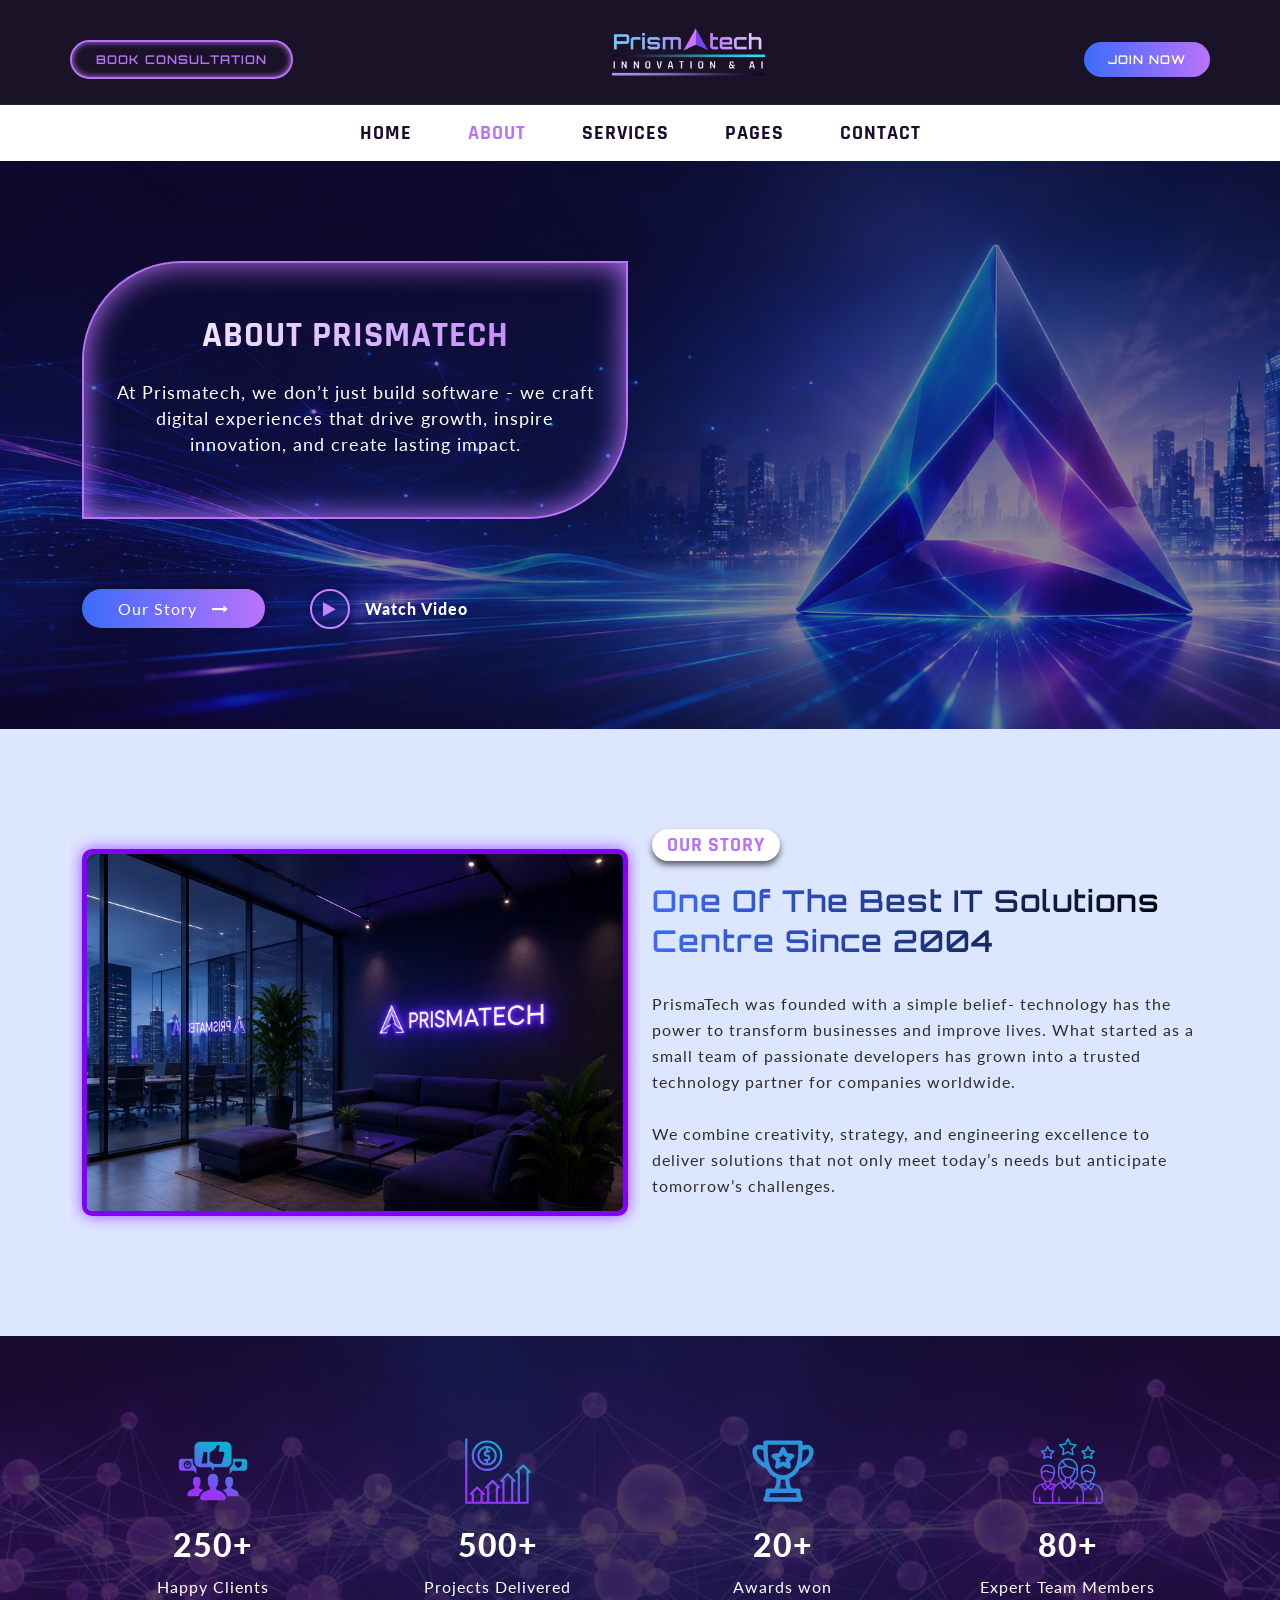
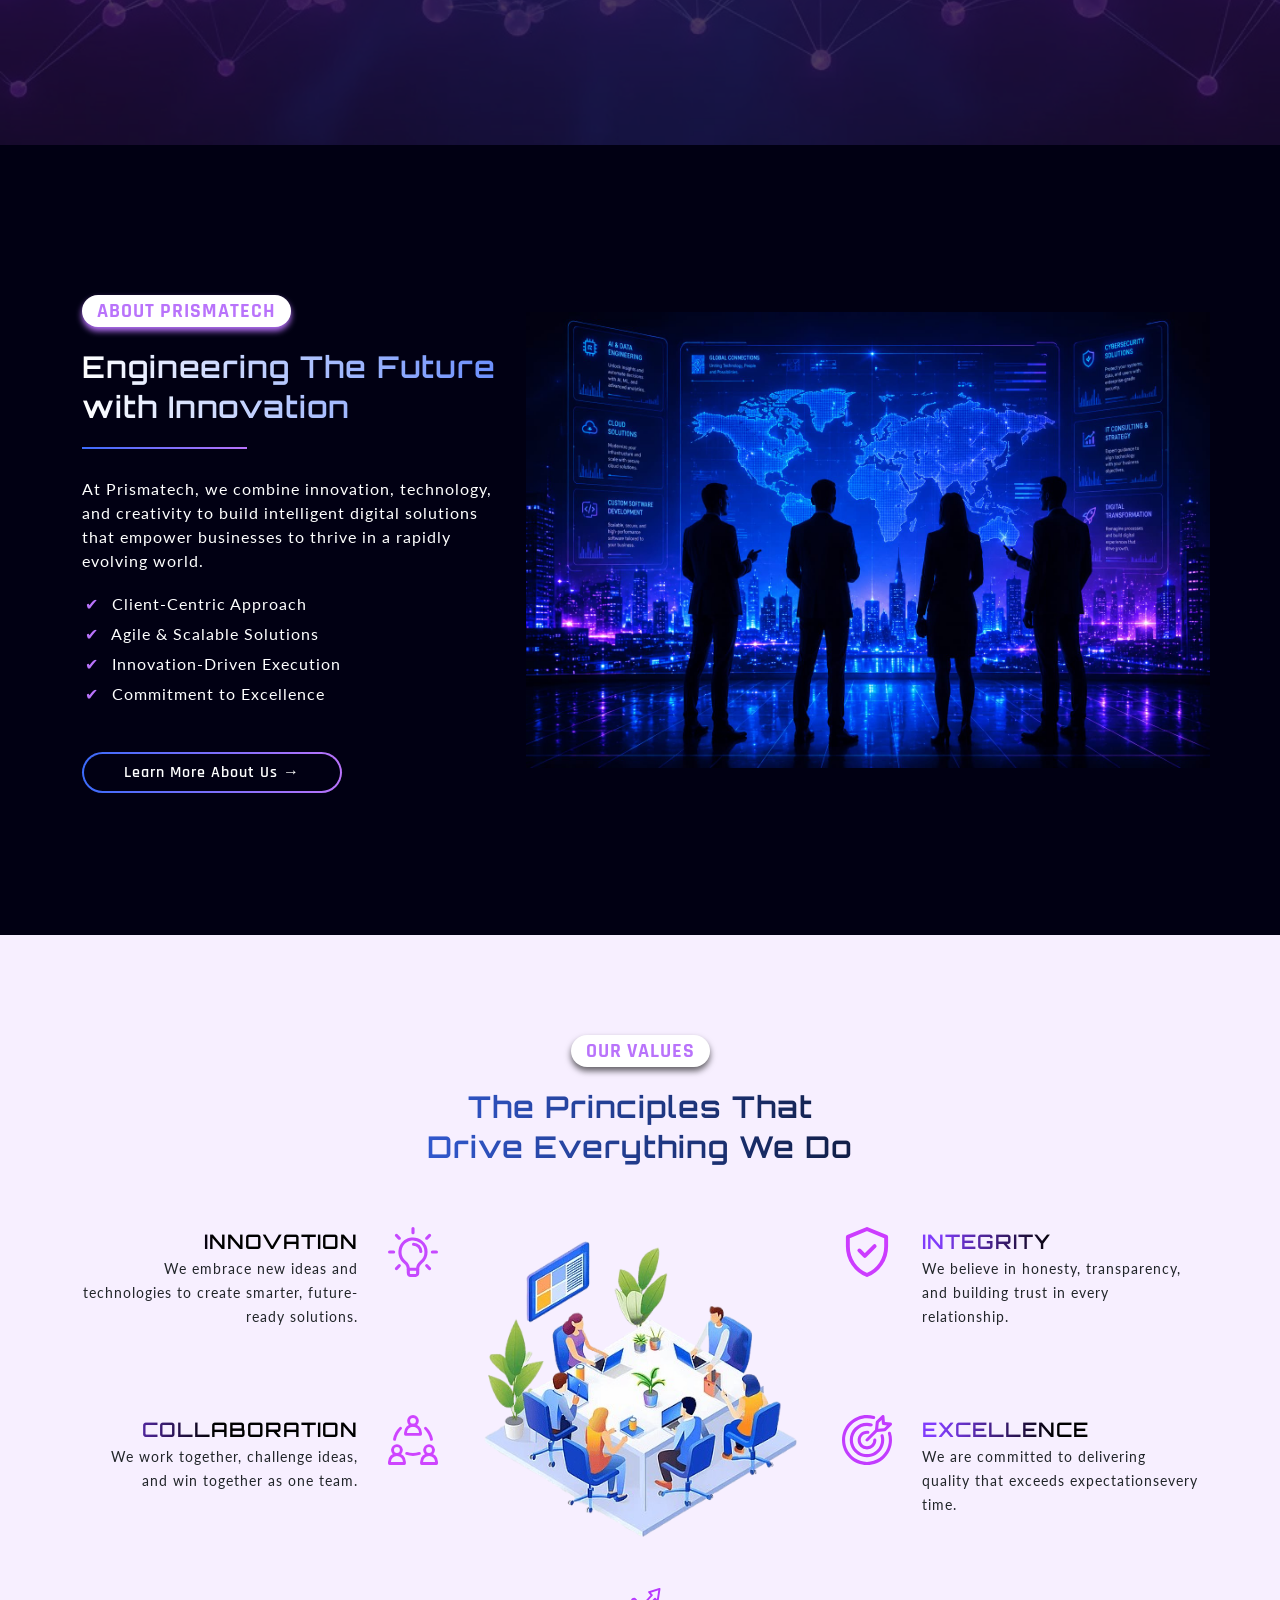
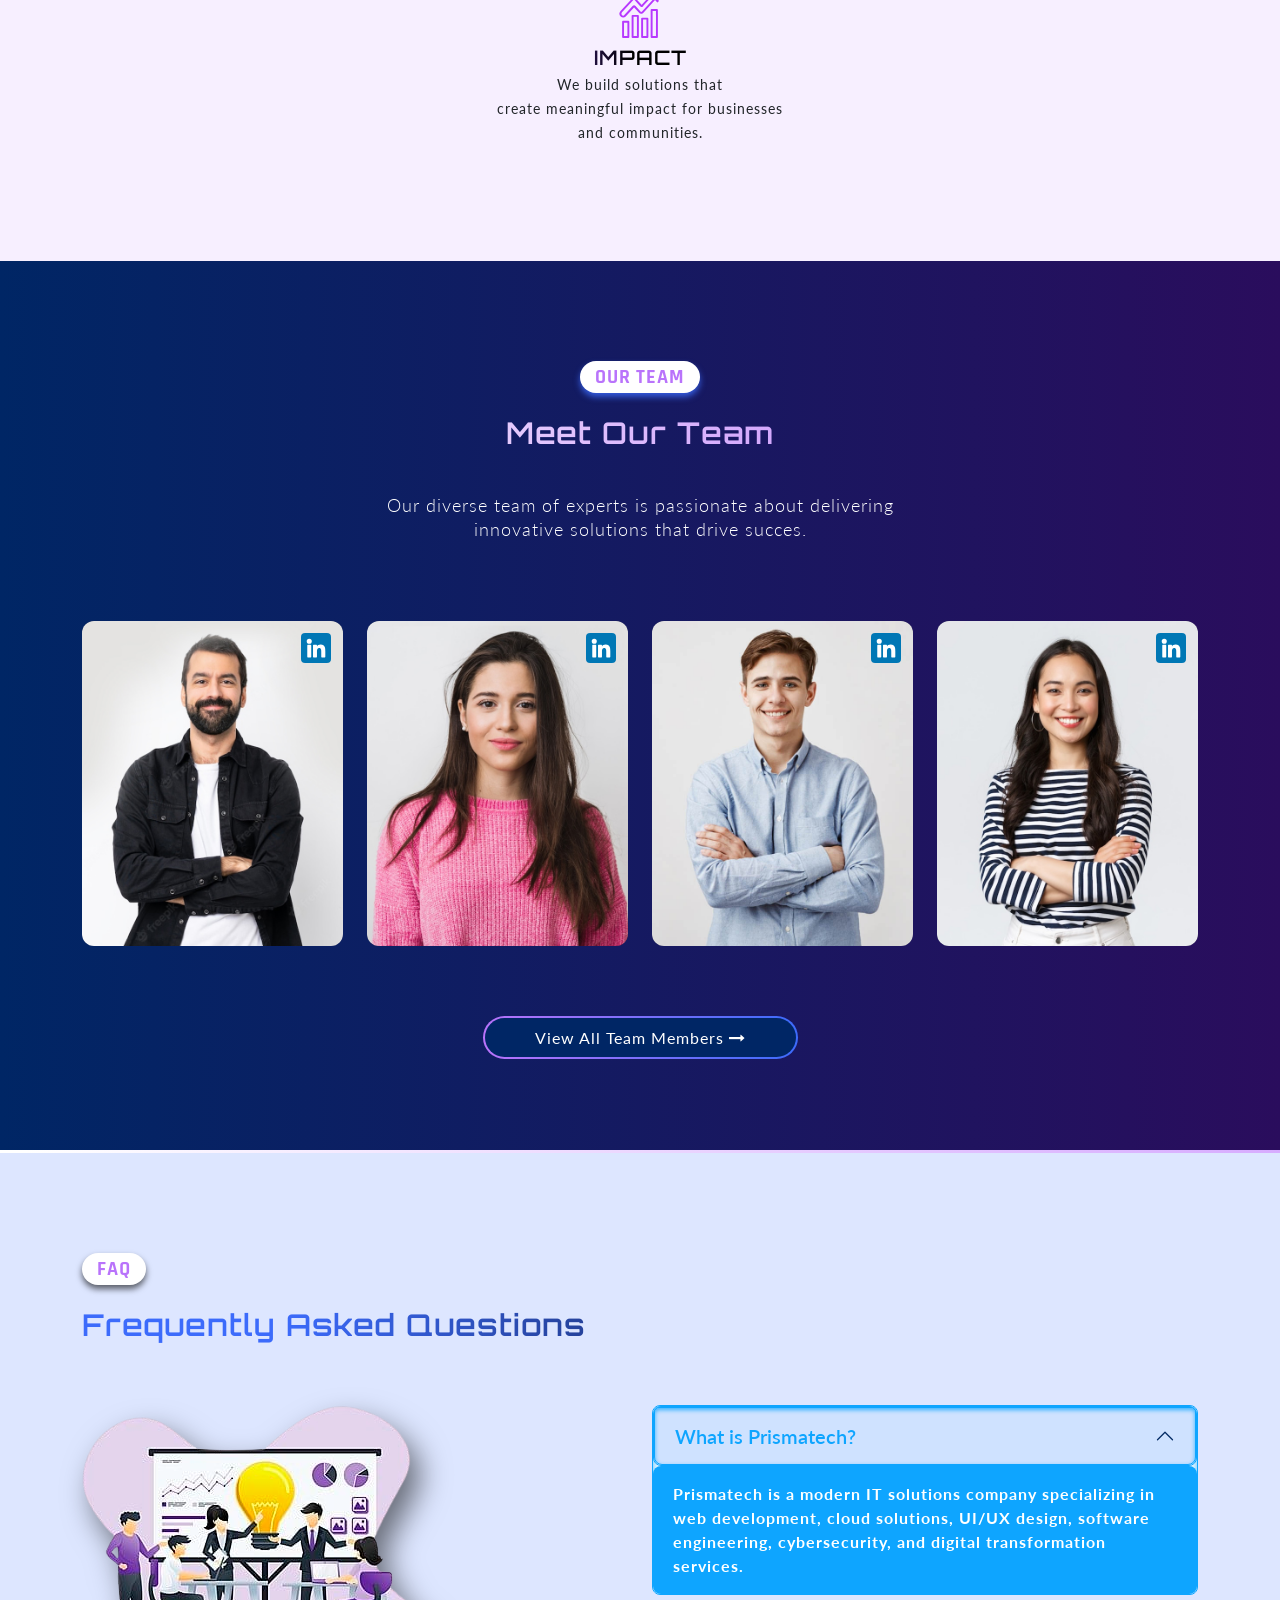
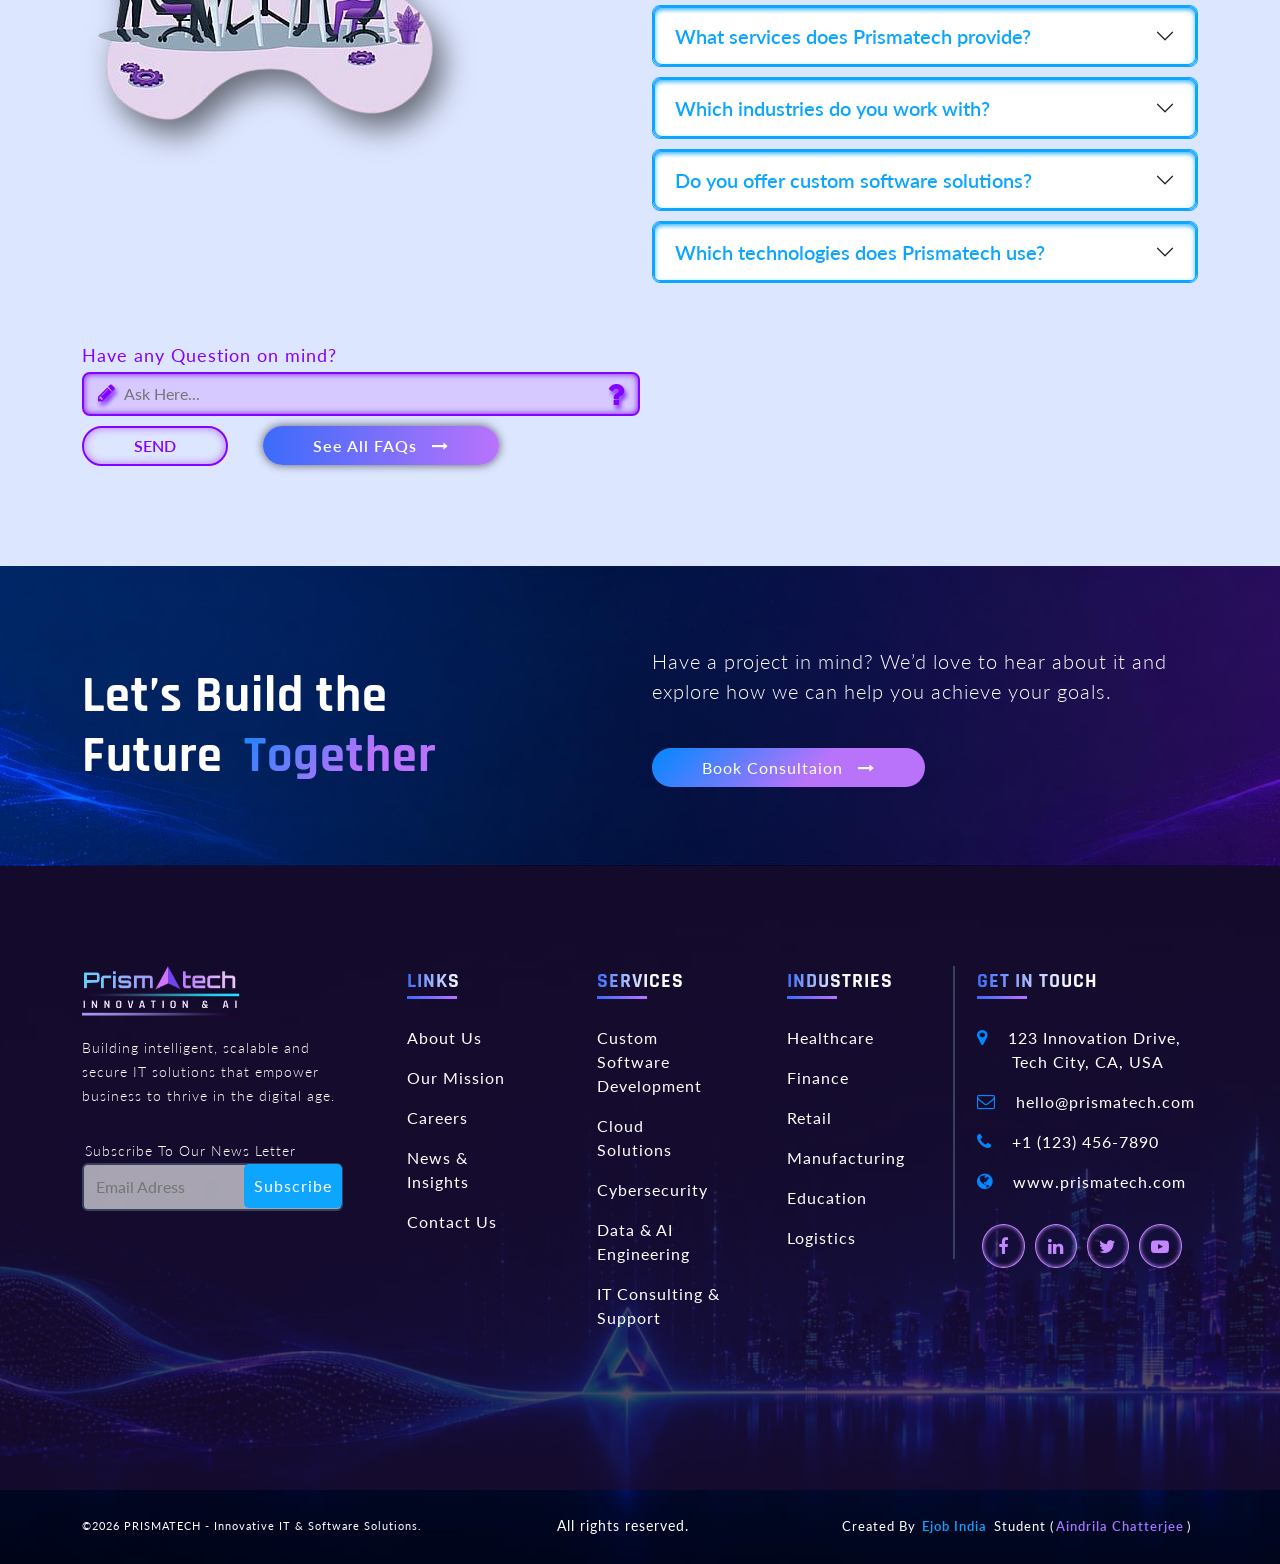
<file: prismabout.html>
<!DOCTYPE html>
<html lang="en">
<head>
    <meta charset="UTF-8">
    <meta name="viewport" content="width=device-width, initial-scale=1.0">
    <title>Prismatech - About Us & Our Journey</title>

    <link href="https://cdn.jsdelivr.net/npm/bootstrap@5.1.3/dist/css/bootstrap.min.css" rel="stylesheet" integrity="sha384-1BmE4kWBq78iYhFldvKuhfTAU6auU8tT94WrHftjDbrCEXSU1oBoqyl2QvZ6jIW3" crossorigin="anonymous">

    <link rel="icon" href="./favicon/technology.png">
    <link rel="stylesheet" href="https://cdnjs.cloudflare.com/ajax/libs/font-awesome/4.7.0/css/font-awesome.min.css">
    
    <link href="https://fonts.googleapis.com/css2?family=Lato:ital,wght@0,100;0,300;0,400;0,700;0,900;1,100;1,300;1,400;1,700;1,900&family=Orbitron:wght@400..900&family=Rajdhani:wght@300;400;500;600;700&display=swap" rel="stylesheet">

    <link rel="stylesheet" href="./css/abtstyle.css">
</head>
<body>
    <!-- HEADER -->
    <header>
        <main class="topheader">
            <div class="container">
                <main class="row buttons">
                    <!-- <main class="col-lg-3 col-sm-12 book">
                        <a href="#">BOOK CONSULTATION</a>
                    </main>
                    <main class="col-lg-3 offset-2 col-sm-12 logo">
                        <a href="#"><img src="./images/prism-logopng.png" alt="Prismatech Logo"></a>
                    </main>
                    <main class="col-lg-2 offset-2 col-sm-12 join">
                        <a href="#">JOIN NOW</a>
                    </main> -->
                    <nav class="navbar navbar-light">
                            <main class="book">
                                <a href="#">BOOK CONSULTATION</a>
                            </main>
                            <main class="logo">
                              <a href="#"><img src="./images/prism-logopng.png" alt="Prismatech Logo"></a>
                            </main>
                            <main class="join">
                        <a href="#">JOIN NOW</a>
                    </main>
                    </nav>
                </main>
            </div>
            <div class="clear"></div>
        </main>
        <main class="btmheader">
            <!-- <div class="container">
                <main class="row menu">
                    <nav class="col-lg-8 offset-2 col-sm-12">
                        <a href="file:///D:/htmldemo/PRISMATECH-%20Live%20Project/Prismatech_home/prismahome.html" class="active">HOME</a>
                        <a href="file:///D:/htmldemo/PRISMATECH-%20Live%20Project/Prismatech_about/prismabout.html">ABOUT</a>
                        <a href="file:///D:/htmldemo/PRISMATECH-%20Live%20Project/Prismatech_services/Prismaservice.html">SERVICES</a>
                        <a href="file:///D:/htmldemo/PRISMATECH-%20Live%20Project/Prismatech_pages/prismpages.html">PAGES</a>
                        <a href="file:///D:/htmldemo/PRISMATECH-%20Live%20Project/Prismatech_contact/Prismcontact.html">CONTACT</a>
                    </nav>
                </main>
            </div> -->
            <nav class="navbar navbar-expand-lg navbar-light">
  <div class="container">
    <button class="navbar-toggler" type="button" data-bs-toggle="collapse" data-bs-target="#navbarNavAltMarkup" aria-controls="navbarNavAltMarkup" aria-expanded="false" aria-label="Toggle navigation">
      <span class="navbar-toggler-icon"></span>
    </button>
    <div class="collapse navbar-collapse" id="navbarNavAltMarkup">
      <div class="navbar-nav">
        <a class="nav-link" aria-current="page" href="./index.html">HOME</a>
        <a class="nav-link active" href="./prismabout.html">ABOUT</a>
        <a class="nav-link" href="./Prismaservice.html">SERVICES</a>
        <a class="nav-link" href="./prismpages.html">PAGES</a>
        <a class="nav-link" href="./Prismcontact.html">CONTACT</a>
      </div>
    </div>
  </div>
</nav>
            <div class="clear"></div>
        </main>
    </header>

    <!-- banner -->

    <section class="banner">
        <main class="overlay"></main>
        <div class="container">
            <main class="row">
                <main class="col-lg-6 col-sm-12">
                    <main class="content">
                <h1>ABOUT PRISMATECH</h1>
                <p>At Prismatech, we don’t just build software - 
                we craft digital experiences that drive growth, 
                inspire innovation, and create lasting impact.
                </p>
                </main>
            </main>    
               <main class="row">
                <main class="col-lg-6 col-sm-12">
                <a href="#" class="story">Our Story &nbsp; <i class="fa fa-long-arrow-right" aria-hidden="true"></i></a>
                <a href="#" class="video"><i class="fa fa-play" aria-hidden="true"></i> &nbsp; Watch Video</a>
                </main>
                </main>
        </div>
        <div class="clear"></div>
    </section>
    <section class="journey">
        <div class="container">
            <main class="row content">
                <main class="col-lg-6 col-sm-12 image">
                    <a href="#"><img src="./images/prism-office.jpeg" alt=""></a>
                </main>
                <main class="col-lg-6 col-sm-12 text">
                    <h3>OUR STORY</h3>
                    <h2>One Of The Best IT Solutions Centre Since 2004</h2>
                    <p>PrismaTech was founded with a simple belief- technology
                    has the power to transform businesses and improve lives.
                    What started as a small team of passionate developers has
                    grown into a trusted technology partner for companies 
                    worldwide.
                    <br>
                    <br>
                    We combine creativity, strategy, and engineering excellence
                    to deliver solutions that not only meet today’s needs but
                    anticipate tomorrow’s challenges.</p>
                </main>
            </main>
        </div>
        <div class="clear"></div>
    </section>
    <section class="success">
        <main class="overlay"></main>
        <div class="container">
            <main class="row rank">
                    <main class="col-lg-3 col-sm-12 col-md-6 number">
                        <main>
                            <svg xmlns="http://www.w3.org/2000/svg" version="1.1" xmlns:xlink="http://www.w3.org/1999/xlink" width="70" height="70" x="0" y="0" viewBox="0 0 512 512" style="enable-background:new 0 0 512 512" xml:space="preserve" class=""><g><linearGradient id="a" x1="129.772" x2="373.144" y1="471.47" y2="49.937" gradientUnits="userSpaceOnUse"><stop offset=".207" stop-color="#9b33fe"></stop><stop offset=".838" stop-color="#0eaed4"></stop></linearGradient><path fill="url(#a)" fill-rule="evenodd" d="M186.862 397.601c-7.263-4.429-17.103-8.858-29.405-13.042-3.319-1.476-4.922-5.043-5.045-10.829 10.336-9.84 14.516-24.604 12.305-51.054-1.107-16.237-14.271-24.358-27.313-24.358-13.164 0-26.205 8.121-27.436 24.358-2.211 26.45 2.092 41.213 12.305 51.054 0 5.785-1.725 9.353-4.919 10.829-25.837 8.858-40.723 18.33-44.658 28.541-2.464 4.551-4.062 9.845-4.677 15.994 0 6.397 5.287 11.686 11.684 11.686h71.85c1.229-4.922 2.954-9.596 5.287-14.147 5.047-12.055 16.857-21.53 30.022-29.032zm78.734-169.896h83.285c23.744 0 43.058-19.318 43.058-43.06V85.614c0-23.62-19.313-43.061-43.058-43.061H162.995c-23.624 0-43.062 19.441-43.062 43.061v99.032c0 23.741 19.438 43.06 43.062 43.06h80.454l11.075 29.77zm-77.383-113.059 25.59 4.674v74.31c0 3.688-3.078 6.765-6.891 6.765h-34.197zm76.891 89.809h44.78c5.29 0 10.948-4.429 12.671-9.841l15.502-60.531c2.459-9.223 1.967-18.573-10.951-18.573h-30.139l7.991-36.169c.866-6.031-3.071-11.813-9.102-13.165-6.026-1.355-12.054 2.09-13.901 7.994l-12.791 20.793-31.865 23.988c-3.566 2.708-5.411 6.519-5.411 10.824v46.999c0 4.919 2.337 9.226 6.519 11.685zM26.191 166.192h81.316v18.453c0 20.055 10.705 37.647 26.697 47.489v46.38l-19.93-25.1H26.191c-11.068 0-20.173-9.103-20.173-20.173v-46.749c.001-11.197 9.105-20.3 20.173-20.3zm52.407 37.648c-3.443 0-6.147-2.832-6.147-6.277 0-3.441 2.704-6.272 6.147-6.272h.123c3.445 0 6.277 2.831 6.277 6.272 0 3.445-2.832 6.277-6.277 6.277zm-17.219 0c-3.447 0-6.154-2.832-6.154-6.277 0-3.441 2.707-6.272 6.154-6.272h.119c3.443 0 6.275 2.831 6.275 6.272 0 3.445-2.832 6.277-6.275 6.277zm16.728 7.133c.49-3.323 3.569-5.781 7.016-5.29 3.439.493 5.78 3.569 5.288 7.011-.737 5.048-3.2 9.477-6.892 12.672-3.568 3.2-8.365 5.044-13.41 5.044-5.168 0-9.965-1.845-13.527-5.044-3.691-3.195-6.156-7.624-6.892-12.672-.492-3.442 1.844-6.518 5.288-7.011 3.446-.491 6.52 1.966 7.014 5.29.371 1.966 1.354 3.692 2.705 5.043 1.48 1.23 3.322 1.971 5.412 1.971 1.971 0 3.816-.741 5.289-1.971 1.358-1.351 2.463-3.077 2.709-5.043zm-7.998-30.015c15.872 0 28.914 12.918 28.914 28.909s-13.042 28.91-28.914 28.91c-15.989 0-29.033-12.919-29.033-28.91s13.044-28.909 29.033-28.909zm415.575-14.766h-81.197v18.453c0 20.055-10.701 37.647-26.695 47.489v46.38l19.809-25.1h88.084c11.069 0 20.298-9.103 20.298-20.173v-46.749c-.002-11.197-9.23-20.3-20.299-20.3zm-43.798 25.466c-7.134-12.303-31.494-5.658-26.816 15.5 2.335 10.333 12.915 20.056 26.816 27.066 13.779-7.011 24.36-16.733 26.698-27.066 4.674-21.158-19.685-27.803-26.698-15.5zm-91.9 262.04c-.982-8.366-3.07-15.623-6.272-21.777-5.411-13.773-25.591-26.692-60.647-38.627-4.307-1.967-6.648-6.892-6.771-14.639 13.904-13.41 19.81-33.338 16.734-69.142-1.597-22.019-19.314-33.094-37.029-33.094-17.84 0-35.555 11.075-37.153 33.094-2.956 35.804 2.829 55.732 16.729 69.142-.123 7.747-2.336 12.672-6.764 14.639-35.064 11.935-55.236 24.854-60.527 38.627-3.324 6.154-5.412 13.411-6.279 21.777 0 8.613 7.016 15.75 15.751 15.75H334.12c8.734-.001 15.866-7.137 15.866-15.75zm93.869-24.604c-.615-6.149-2.217-11.443-4.674-15.994-3.938-10.211-18.822-19.683-44.658-28.541-3.2-1.476-4.921-5.043-4.921-10.829 10.21-9.84 14.515-24.604 12.302-51.054-1.231-16.237-14.274-24.358-27.434-24.358-13.041 0-26.082 8.121-27.311 24.358-2.217 26.45 2.09 41.213 12.3 51.054-.123 5.785-1.722 9.353-5.044 10.829-12.301 4.183-22.146 8.612-29.402 13.042 13.289 7.502 24.973 16.977 30.017 29.032 2.34 4.551 4.06 9.226 5.289 14.147h71.847c6.522 0 11.689-5.289 11.689-11.686z" clip-rule="evenodd" opacity="1" data-original="url(#a)" class=""></path></g></svg>
                            </main>
                            <main>
                                <h3>250+</h3>
                                <p>Happy Clients</p>
                            </main>
                    </main>
                    <main class="col-lg-3 col-sm-12 col-md-6 number">
                        <main>
                            <svg xmlns="http://www.w3.org/2000/svg" version="1.1" xmlns:xlink="http://www.w3.org/1999/xlink" width="70" height="70" x="0" y="0" viewBox="0 0 512 512" style="enable-background:new 0 0 512 512" xml:space="preserve" class=""><g><defs><linearGradient id="a" x1="256" x2="256" y1="496" y2="16" gradientUnits="userSpaceOnUse"><stop offset="0" stop-color="#12bee5"></stop><stop offset=".5" stop-color="#c071e9"></stop><stop offset="1" stop-color="#f24f5a"></stop></linearGradient></defs><path d="M24 16a8 8 0 0 0-8 8v464a8 8 0 0 0 8 8h448a8 8 0 0 0 8-8V272h8a8 8 0 0 0 5.657-13.657l-48-48a8 8 0 0 0-11.314 0l-48 48A8 8 0 0 0 392 272h8v208h-32V336h8a8 8 0 0 0 5.657-13.657l-48-48a8 8 0 0 0-11.314 0l-48 48A8 8 0 0 0 280 336h8v144h-32v-96h8a8 8 0 0 0 5.657-13.657l-48-48a8 8 0 0 0-11.314 0l-48 48A8 8 0 0 0 168 384h8v96h-32v-48h8a8 8 0 0 0 5.657-13.657l-48-48a8 8 0 0 0-11.314 0l-48 48A8 8 0 0 0 56 432h8v48H32V24a8 8 0 0 0-8-8Zm386.807 240.506L440 227.313l29.193 29.193A8 8 0 0 0 464 264v216h-48V264a8 8 0 0 0-5.193-7.494Zm-112 64L328 291.314l29.193 29.192A8 8 0 0 0 352 328v152h-48V328a8 8 0 0 0-5.193-7.494Zm-112 48L216 339.314l29.193 29.192A8 8 0 0 0 240 376v104h-48V376a8 8 0 0 0-5.193-7.494Zm-112 48L104 387.314l29.193 29.192A8 8 0 0 0 128 424v56H80v-56a8 8 0 0 0-5.193-7.494ZM64 144A112 112 0 1 0 176 32 112.127 112.127 0 0 0 64 144Zm208 0a96 96 0 1 1-96-96 96.108 96.108 0 0 1 96 96Zm-168 0a72 72 0 1 0 72-72 72.081 72.081 0 0 0-72 72Zm128 0a56 56 0 1 1-56-56 56.064 56.064 0 0 1 56 56Zm-56 56a8 8 0 0 1-8-8v-8h-8a8 8 0 0 1 0-16h16a8 8 0 0 0 0-16 24 24 0 0 1-8-46.624V96a8 8 0 0 1 16 0v8h8a8 8 0 0 1 0 16h-16a8 8 0 0 0 0 16 24 24 0 0 1 8 46.624V192a8 8 0 0 1-8 8Z" style="fill:url(#a)" fill=""></path></g></svg>
                            </main>
                            <main>
                                <h3>500+</h3>
                                <p>Projects Delivered</p>
                            </main>
                    </main>
                    <main class="col-lg-3 col-sm-12 col-md-6 number">
                        <main>
                            <svg xmlns="http://www.w3.org/2000/svg" version="1.1" xmlns:xlink="http://www.w3.org/1999/xlink" width="70" height="70" x="0" y="0" viewBox="0 0 32 32" style="enable-background:new 0 0 512 512" xml:space="preserve" class=""><g><linearGradient id="a" x1="-.396" x2="31.542" y1="31.244" y2="-.133" gradientUnits="userSpaceOnUse"><stop offset="0" stop-color="#0e5dd8"></stop><stop offset="1" stop-color="#eb55ff"></stop></linearGradient><path fill="url(#a)" d="M27 4c-.722 0-1.416.18-2.002.398C25 3.934 25 3.468 25 3a1 1 0 0 0-1-1H8a1 1 0 0 0-1 1c0 .468 0 .934.002 1.398C6.416 4.18 5.722 4 5 4 3.374 4 2 5.374 2 7c0 5.075 5.15 7.364 6.406 7.847.873 1.99 2.283 3.557 4.593 4.448-.004 1.667-.084 3.921-1.304 4.705H9a1 1 0 0 0-1 1c0 1.764 0 1.764-.895 3.553A1.001 1.001 0 0 0 8 30h16c.74 0 1.228-.783.895-1.447C24 26.764 24 26.764 24 25a1 1 0 0 0-1-1h-2.694c-1.221-.784-1.301-3.038-1.304-4.705 2.309-.891 3.72-2.458 4.593-4.448C24.85 14.364 30 12.075 30 7c0-1.626-1.374-3-3-3zM4 7c0-.472.428-1 1-1 .719 0 1.522.33 2.033.596.05 2.001.191 3.91.556 5.635C6.036 11.323 4 9.632 4 7zm18.01 19c.025.827.112 1.298.406 2H9.584c.294-.702.381-1.173.406-2zm-7.769-2c.615-1.285.733-2.867.754-4.168 1.181.224.848.22 2.01 0 .021 1.301.139 2.883.754 4.168zM16 17.991C9.599 17.129 9.036 12.112 9.002 4h13.996c-.034 8.112-.597 13.129-6.998 13.991zm8.413-5.768c.363-1.723.504-3.628.554-5.626C25.436 6.351 26.237 6 27 6c.572 0 1 .528 1 1 0 2.616-2.035 4.311-3.587 5.223zm-13.36-2.448 1.744 1.682-.411 2.372a1.002 1.002 0 0 0 1.447 1.058L16 13.76l2.168 1.127a1 1 0 0 0 1.447-1.058l-.411-2.372 1.744-1.682c.274-.265.375-.664.258-1.027a1.004 1.004 0 0 0-.81-.683l-2.42-.348-1.081-2.165c-.338-.678-1.451-.678-1.789 0l-1.081 2.165-2.42.348a1.002 1.002 0 0 0-.552 1.71zm3.775-.152a1 1 0 0 0 .752-.543l.42-.841.42.841a.999.999 0 0 0 .752.543l.915.132-.654.631c-.238.23-.348.564-.291.891l.157.905-.838-.435a1 1 0 0 0-.922 0l-.838.435.157-.905a1.001 1.001 0 0 0-.291-.891l-.654-.631z" opacity="1" data-original="url(#a)" class=""></path></g></svg>
                            </main>
                            <main>
                                <h3>20+</h3>
                                <p>Awards won</p>
                            </main>
                    </main>
                    <main class="col-lg-3 col-sm-12 col-md-6 number">
                        <main>
                            <svg xmlns="http://www.w3.org/2000/svg" version="1.1" xmlns:xlink="http://www.w3.org/1999/xlink" width="70" height="70" x="0" y="0" viewBox="0 0 512 512" style="enable-background:new 0 0 512 512" xml:space="preserve" class=""><g><linearGradient id="a" x1="48.494" x2="462.437" y1="531.769" y2="117.826" gradientUnits="userSpaceOnUse"><stop offset=".1" stop-color="#854efe"></stop><stop offset="1" stop-color="#54dffe"></stop></linearGradient><path fill="url(#a)" d="M490.28 372.79c-12-14.27-30.73-24.49-49.22-27.49-2.32-.37-10.35-1.71-12.55-2.08l-2-13.82c12.84-10.15 21.54-24.76 24.1-40.69 5.48-9.52 5.55-21.82 5.28-32.57 0-26.12-21.25-47.37-47.36-47.37H395.9c-26.11 0-47.36 21.25-47.36 47.37v10.99c0 7.56 1.87 15.04 5.33 21.73 2.8 16.8 12.14 31.85 25.55 41.7l-1.83 12.67c-11.96 1.72-25.61 4.12-36.19 9.93-11.55-10.35-27.01-17.48-42.15-20.26 18.1-10.71 29.98-30.45 29.98-52.37v-43.84c.81-39.42-33.82-74.08-73.23-73.27-39.47-.81-74.22 34.09-73.27 73.27v43.84c0 21.89 11.89 41.63 30 52.36-15.29 2.8-30.43 9.87-42.08 20.24-11.18-6-23.88-8.02-36.19-9.9l-2.01-13.82c12.83-10.14 21.55-24.76 24.11-40.7 5.48-9.53 5.55-21.82 5.27-32.56 0-26.12-21.25-47.37-47.37-47.37h-12.63c-26.12 0-47.37 21.25-47.37 47.37v10.99c0 7.55 1.87 15.03 5.34 21.73 2.8 16.8 12.14 31.84 25.55 41.7l-1.82 12.67C37.42 346.99 1.33 380.39 1 427.83v48.5c0 10.58 8.58 19.19 19.13 19.19h471.68c10.58 0 19.19-8.61 19.19-19.19v-48.5c0-20.29-7.38-39.85-20.72-55.04zm-61.38-18.81c2.03.36 10.8 1.75 12.68 2.18l-18.4 28.88-12.67-12.68zm-25.85 10.93-15.71-15.71c.06-.22.1-.44.14-.66l1.75-12.16c8.8 3.47 18.91 3.21 27.55-.62l1.89 13.09c.02.13.04.26.07.38zm-43.98-108.77c0-20.31 16.52-36.83 36.82-36.83h12.63c20.3 0 36.82 16.52 36.82 36.83v10.78l-33.77-9.66a53.115 53.115 0 0 1-15.95-7.69c-.9-.67-1.98-.88-3.06-.98-4.85 1.09-9.05 4.48-14.07 5.46l-19.42 5.55zm5.02 30.21c-.92-4.83-.65-12.03-.68-17.02 7.46-2.3 22.07-5.68 28.84-9.33 9.95 7.22 37.1 12.84 48.81 16.66.44 19.02-9.26 37.18-25.5 47.81-24.53 14.45-48.39-15.59-51.47-38.12zm1.91 69.48c.2-.04.41-.08.61-.11l10.58-1.74 18.4 18.4-12.66 12.66-18.4-28.91c.49-.1.97-.21 1.47-.3zm-47.32-75.3c0 22.27-14.81 41.86-35.54 48.11l-3.82-26.48c17.65-13.02 28.95-34.17 29.14-56.19l10.22 2.91zm-80.42 55.86c.11-.29.24-.58.26-.9l3.89-26.92c8.74 3.04 18.51 2.87 27.09-.61.97 5.86 3 22.47 4.24 28.48l-17.72 17.68zm10.31 25.18-14.6 14.6-20.79-32.68c2.08-.46 12.51-2.09 14.79-2.49zM212.29 244.6v-9.63c8.24-2.53 24.49-6.29 31.95-10.38 10.93 7.99 40.88 14.18 53.77 18.37.97 24.1-16.43 54.88-42.17 57.23-25.94-.85-43.92-31.74-43.55-55.59zm71.79 96.42c2.44.43 12.56 2.01 14.8 2.51l-20.79 32.65-14.61-14.61zm-28.09-167.06c34.22-.72 64.04 29.77 62.69 63.96-.08-.04-13.9-3.94-13.96-4-13.14-4.43-46.34-10.95-57.11-19.76-10.8-6.76-18.02-20.37-24.62-30.82 9.86-6.15 21.17-9.38 33-9.38zm-41.45 15.75c5.59 8.78 12.14 20.78 20.14 27.56-3.35 1.59-25.17 7.44-29.12 8.66.08.26-11.23 2.32-11.72 2.48 1.95-15.03 9.25-28.64 20.7-38.7zm-21.28 90.82v-41.26l8.48-1.7c-1.76 25.49 9.51 51.19 30.73 65.79l-3.61 25.26c-20.88-6.4-35.6-25.93-35.6-48.09zm-58.44 73.45c2.66.46 10.07 1.61 12.68 2.18l-18.39 28.88-12.68-12.68c4.12-4.11 14.41-14.4 18.39-18.38zm-25.85 10.92-15.7-15.71c.06-.22.1-.44.14-.66l1.75-12.16c8.8 3.46 18.91 3.21 27.55-.62l1.88 13.01c.01.15.04.3.07.45zM65 256.14c0-20.31 16.52-36.83 36.83-36.83h12.63c20.31 0 36.83 16.52 36.83 36.83v10.78l-33.77-9.66a53.115 53.115 0 0 1-15.95-7.69c-.9-.67-1.98-.87-3.06-.98-4.86 1.08-9.06 4.5-14.07 5.46l-19.43 5.55v-3.46zm5.02 30.21c-.92-4.83-.65-12.03-.68-17.02 7.45-2.3 22.07-5.68 28.84-9.33 9.95 7.22 37.1 12.84 48.81 16.66.45 19.04-9.35 37.3-25.52 47.82-24.55 14.41-48.37-15.61-51.45-38.13zm1.81 69.5c.24-.04.47-.09.71-.13l10.56-1.74 18.41 18.4-12.66 12.66-18.4-28.91c.47-.09.91-.19 1.38-.28zm-17.7 129.12v-34.8a5.27 5.27 0 0 0-10.54 0v34.8H20.13c-4.74 0-8.59-3.88-8.59-8.64v-48.5c-.29-30.22 19.66-58.96 48.38-68.61l23.56 37.03c1.69 2.8 5.91 3.27 8.17.9l17.32-17.32 17.32 17.32c2.26 2.37 6.48 1.91 8.17-.9l23.59-37.03c1.45.52 2.92.97 4.36 1.59a90.822 90.822 0 0 0-23.78 61.28v52.98c.04 3.48.92 6.87 2.56 9.91H54.13zm308.69-9.91c0 5.46-4.47 9.91-9.96 9.91h-24.65V446.5a5.27 5.27 0 0 0-10.54 0v38.47H195.66V446.5a5.27 5.27 0 0 0-10.54 0v38.47h-26.03c-5.46 0-9.91-4.45-9.91-9.91v-52.98c-.39-33.27 21.9-64.81 53.41-75.59l26.01 40.89c1.69 2.84 5.89 3.18 8.17.9l19.26-19.26 19.26 19.26c2.29 2.28 6.48 1.94 8.17-.9l26.01-40.84c31.44 10.74 53.7 42.39 53.35 75.54zm137.64 1.26c0 4.77-3.88 8.64-8.64 8.64h-22.18v-34.8a5.27 5.27 0 0 0-10.54 0v34.8h-88.3c1.65-3.04 2.53-6.43 2.57-9.91v-52.98c.02-22.66-8.55-44.53-23.83-61.23 1.41-.62 2.97-1.09 4.47-1.63l23.56 37.03c1.69 2.8 5.91 3.27 8.17.9l17.32-17.32 17.32 17.32c2.26 2.37 6.48 1.9 8.17-.9l23.59-37.02c28.72 9.68 48.56 38.55 48.32 68.61zM219.29 96.17l-6.61 38.55c-.34 1.98.47 3.97 2.1 5.15s3.78 1.34 5.55.4l34.61-18.2 34.61 18.2c1.77.93 3.92.78 5.55-.4a5.295 5.295 0 0 0 2.1-5.15l-6.61-38.54 28.01-27.3a5.274 5.274 0 0 0-2.93-8.99l-38.7-5.63-17.31-35.07c-1.77-3.6-7.68-3.6-9.45 0L232.9 54.26l-38.7 5.63a5.288 5.288 0 0 0-4.26 3.59c-.62 1.9-.1 4 1.33 5.4zm17.87-31.88c1.72-.25 3.2-1.33 3.97-2.88l13.81-27.97 13.81 27.97a5.259 5.259 0 0 0 3.97 2.88l30.88 4.49-22.35 21.78a5.244 5.244 0 0 0-1.51 4.66l5.27 30.75c.53.42-31.59-17.12-30.07-15.12-.84 0-1.68.2-2.46.61l-27.61 14.52 5.27-30.75c.29-1.71-.27-3.45-1.51-4.66l-22.34-21.78zM79.08 134.46l-4.86 28.38c-.34 1.98.47 3.97 2.1 5.15 1.64 1.18 3.79 1.34 5.55.4L107.34 155l25.49 13.39c1.77.93 3.93.78 5.55-.4s2.43-3.18 2.1-5.15l-4.87-28.38 20.62-20.1a5.274 5.274 0 0 0-2.93-8.99l-28.49-4.14-12.75-25.82c-1.77-3.6-7.68-3.6-9.45 0l-12.75 25.82-28.49 4.14a5.288 5.288 0 0 0-4.26 3.59c-.62 1.9-.1 4 1.33 5.4zm15.05-23.2c1.72-.25 3.2-1.33 3.97-2.88l9.25-18.73 9.25 18.73a5.259 5.259 0 0 0 3.97 2.88l20.66 3-14.95 14.58a5.244 5.244 0 0 0-1.51 4.66l3.53 20.59-18.49-9.71a5.244 5.244 0 0 0-4.9 0l-18.49 9.71 3.53-20.59c.29-1.71-.27-3.45-1.51-4.66l-14.95-14.58zm280.14 23.2-4.86 28.38c-.34 1.98.47 3.97 2.1 5.15s3.79 1.34 5.55.4L402.54 155l25.49 13.39c1.77.93 3.93.78 5.55-.4s2.43-3.18 2.1-5.15l-4.87-28.38 20.62-20.1a5.274 5.274 0 0 0-2.93-8.99l-28.49-4.14-12.75-25.82c-1.77-3.6-7.68-3.6-9.45 0l-12.75 25.82-28.49 4.14a5.288 5.288 0 0 0-4.26 3.59c-.62 1.9-.1 4 1.33 5.4zm15.05-23.2c1.72-.25 3.2-1.33 3.97-2.88l9.25-18.73 9.25 18.73a5.259 5.259 0 0 0 3.97 2.88l20.66 3-14.95 14.58a5.244 5.244 0 0 0-1.51 4.66l3.53 20.59-18.49-9.71a5.244 5.244 0 0 0-4.9 0l-18.49 9.71 3.53-20.59c.29-1.71-.27-3.45-1.51-4.66l-14.95-14.58z" opacity="1" data-original="url(#a)" class=""></path></g></svg>
                            </main>
                            <main>
                                <h3>80+</h3>
                                <p>Expert Team Members</p>
                            </main>
                    </main>
                </main>
        </div>
    </section>
    <section class="about">
        <div class="container">
            <main class="row content">
                <main class="col-lg-6 col-sm-12">
            <h3>ABOUT PRISMATECH</h3>
            <h2>Engineering The Future <br> with Innovation</h2>
            <p>At Prismatech, we combine innovation, technology, <br>
                and creativity to build intelligent digital solutions <br>
                that empower businesses to thrive in a rapidly <br>
                evolving world.</p>
                <ul class="list">
                    <li><mark>✔</mark> Client-Centric Approach</li>
                    <li><mark>✔</mark> Agile & Scalable Solutions</li>
                    <li><mark>✔</mark> Innovation-Driven Execution</li>
                    <li><mark>✔</mark> Commitment to Excellence</li>
                </ul>   
                <a href="#">Learn More About Us →</a>
                </main>
            </main>
        </div>
    </section> 
    <section class="value">
        <div class="container">
            <h3>OUR VALUES</h3>
            <h2>The Principles That <br> Drive Everything We Do</h2>
                <main class="row name-box1">
                    <main class="col-lg-4 col-md-6 col-sm-12">
                       <main class="name-box">
                        <main class="text">
                    <h4>INNOVATION</h4>
                    <p>We embrace new ideas
                     and technologies to create
                     smarter, future-ready solutions.</p>
                        </main>
                        <main class="pic">
                        <svg xmlns="http://www.w3.org/2000/svg" version="1.1" xmlns:xlink="http://www.w3.org/1999/xlink" width="50" height="50" x="0" y="0" viewBox="0 0 24 24" style="enable-background:new 0 0 512 512" xml:space="preserve" class=""><g><path d="M14.25 21h-4.5a.75.75 0 0 1 0-1.5h4.5a.75.75 0 0 1 0 1.5zM12 3.457a.75.75 0 0 1-.75-.75V.75a.75.75 0 0 1 1.5 0v1.957a.75.75 0 0 1-.75.75zM18.571 6.179a.75.75 0 0 1-.53-1.281l1.384-1.384a.75.75 0 1 1 1.061 1.061l-1.384 1.384a.752.752 0 0 1-.531.22zM23.25 12.75h-1.957a.75.75 0 0 1 0-1.5h1.957a.75.75 0 0 1 0 1.5zM19.955 20.705a.744.744 0 0 1-.53-.22l-1.384-1.384a.75.75 0 1 1 1.061-1.061l1.384 1.384a.75.75 0 0 1-.531 1.281zM4.045 20.705a.75.75 0 0 1-.53-1.281l1.384-1.384a.75.75 0 1 1 1.061 1.061l-1.384 1.384a.748.748 0 0 1-.531.22zM2.707 12.75H.75a.75.75 0 0 1 0-1.5h1.957a.75.75 0 0 1 0 1.5zM5.429 6.179a.744.744 0 0 1-.53-.22L3.515 4.575a.75.75 0 1 1 1.061-1.061L5.96 4.898a.75.75 0 0 1-.531 1.281zM15.75 12.5a.75.75 0 0 1-.75-.75A2.752 2.752 0 0 0 12.25 9a.75.75 0 0 1 0-1.5 4.255 4.255 0 0 1 4.25 4.25.75.75 0 0 1-.75.75z" fill="#c649ff" opacity="1" data-original="#000000" class=""></path><path d="M13.25 24h-2.5C9.907 24 9 23.36 9 21.956v-1.764c0-1.061-.452-2.035-1.209-2.605-2.185-1.645-3.196-4.351-2.639-7.062.545-2.656 2.694-4.813 5.347-5.368 2.109-.443 4.268.07 5.914 1.408A6.975 6.975 0 0 1 19 12a6.955 6.955 0 0 1-2.675 5.498C15.483 18.16 15 19.082 15 20.027v2.223c0 .965-.785 1.75-1.75 1.75zM11.986 6.502c-.392 0-.787.041-1.182.123-2.076.434-3.757 2.122-4.184 4.201-.439 2.137.355 4.269 2.072 5.562 1.131.852 1.807 2.274 1.807 3.804v1.764c0 .091.012.544.25.544h2.5a.25.25 0 0 0 .25-.25v-2.223c0-1.409.692-2.76 1.898-3.709A5.46 5.46 0 0 0 17.5 12a5.483 5.483 0 0 0-2.034-4.271 5.504 5.504 0 0 0-3.48-1.227z" fill="#c649ff" opacity="1" data-original="#000000" class=""></path></g></svg>
                        </main> 
                       </main>
                    </main>
                  <main class="col-lg-4 offset-lg-4 col-md-6 col-sm-12">
                  <main class="name-box">
                    <main class="pic">
                        <svg xmlns="http://www.w3.org/2000/svg" version="1.1" xmlns:xlink="http://www.w3.org/1999/xlink" width="50" height="50" x="0" y="0" viewBox="0 0 682.667 682.667" style="enable-background:new 0 0 512 512" xml:space="preserve" class=""><g><defs><clipPath id="a" clipPathUnits="userSpaceOnUse"><path d="M0 512h512V0H0Z" fill="#cc3cff" opacity="1" data-original="#000000"></path></clipPath></defs><g clip-path="url(#a)" transform="matrix(1.33333 0 0 -1.33333 0 682.667)"><path d="m0 0-196-81.377v-98.925C-196-308.326-118.531-423.62 0-472c118.53 48.38 196 163.674 196 291.698v98.925z" style="stroke-width:40;stroke-linecap:round;stroke-linejoin:round;stroke-miterlimit:10;stroke-dasharray:none;stroke-opacity:1" transform="translate(256 492)" fill="none" stroke="#cc3cff" stroke-width="40" stroke-linecap="round" stroke-linejoin="round" stroke-miterlimit="10" stroke-dasharray="none" stroke-opacity="" data-original="#000000" opacity="1" class=""></path><path d="m0 0 55.894-55.894L156 44.211" style="stroke-width:40;stroke-linecap:round;stroke-linejoin:round;stroke-miterlimit:10;stroke-dasharray:none;stroke-opacity:1" transform="translate(178 271.894)" fill="none" stroke="#cc3cff" stroke-width="40" stroke-linecap="round" stroke-linejoin="round" stroke-miterlimit="10" stroke-dasharray="none" stroke-opacity="" data-original="#000000" opacity="1" class=""></path></g></g></svg>
                    </main> 
                    <main class="text1">
                    <h4>INTEGRITY</h4>
                    <p>We believe in honesty,
                    transparency, and building trust 
                    in every relationship.</p>
                    </main>
                  </main>
                  </main>
                </main> 
                <main class="row name-box2">
                    <main class="col-lg-4 col-md-6 col-sm-12">
                       <main class="name-box">
                          <main class="text">
                            <h4>COLLABORATION</h4>
                                <p>We work together,
                                challenge ideas, and win 
                                together as one team. </p>
                          </main>
                          <main class="pic">
                        <svg xmlns="http://www.w3.org/2000/svg" version="1.1" xmlns:xlink="http://www.w3.org/1999/xlink" width="50" height="50" x="0" y="0" viewBox="0 0 682.667 682.667" style="enable-background:new 0 0 512 512" xml:space="preserve" class=""><g><defs><clipPath id="a" clipPathUnits="userSpaceOnUse"><path d="M0 512h512V0H0Z" fill="#ce44ff" opacity="1" data-original="#000000" class=""></path></clipPath></defs><g clip-path="url(#a)" transform="matrix(1.33333 0 0 -1.33333 0 682.667)"><path d="M0 0v0c-42.271 0-76.539-34.268-76.539-76.538V-93.25H76.538v16.712C76.538-34.268 42.271 0 0 0Z" style="stroke-width:30;stroke-linecap:round;stroke-linejoin:round;stroke-miterlimit:10;stroke-dasharray:none;stroke-opacity:1" transform="translate(91.539 108.25)" fill="none" stroke="#ce44ff" stroke-width="30" stroke-linecap="round" stroke-linejoin="round" stroke-miterlimit="10" stroke-dasharray="none" stroke-opacity="" data-original="#000000" opacity="1" class=""></path><path d="M0 0c0-24.853-20.147-45-45-45S-90-24.853-90 0s20.147 45 45 45S0 24.853 0 0Z" style="stroke-width:30;stroke-linecap:round;stroke-linejoin:round;stroke-miterlimit:10;stroke-dasharray:none;stroke-opacity:1" transform="translate(136.539 153.25)" fill="none" stroke="#ce44ff" stroke-width="30" stroke-linecap="round" stroke-linejoin="round" stroke-miterlimit="10" stroke-dasharray="none" stroke-opacity="" data-original="#000000" opacity="1" class=""></path><path d="M0 0v0c-42.271 0-76.538-34.268-76.538-76.538V-93.25H76.539v16.712C76.539-34.268 42.271 0 0 0Z" style="stroke-width:30;stroke-linecap:round;stroke-linejoin:round;stroke-miterlimit:10;stroke-dasharray:none;stroke-opacity:1" transform="translate(420.461 108.25)" fill="none" stroke="#ce44ff" stroke-width="30" stroke-linecap="round" stroke-linejoin="round" stroke-miterlimit="10" stroke-dasharray="none" stroke-opacity="" data-original="#000000" opacity="1" class=""></path><path d="M0 0c0-24.853-20.147-45-45-45S-90-24.853-90 0s20.147 45 45 45S0 24.853 0 0Z" style="stroke-width:30;stroke-linecap:round;stroke-linejoin:round;stroke-miterlimit:10;stroke-dasharray:none;stroke-opacity:1" transform="translate(465.461 153.25)" fill="none" stroke="#ce44ff" stroke-width="30" stroke-linecap="round" stroke-linejoin="round" stroke-miterlimit="10" stroke-dasharray="none" stroke-opacity="" data-original="#000000" opacity="1" class=""></path><path d="M0 0v0c-42.271 0-76.539-34.268-76.539-76.538V-93.25H76.539v16.712C76.539-34.268 42.271 0 0 0Z" style="stroke-width:30;stroke-linecap:round;stroke-linejoin:round;stroke-miterlimit:10;stroke-dasharray:none;stroke-opacity:1" transform="translate(256 407)" fill="none" stroke="#ce44ff" stroke-width="30" stroke-linecap="round" stroke-linejoin="round" stroke-miterlimit="10" stroke-dasharray="none" stroke-opacity="" data-original="#000000" opacity="1" class=""></path><path d="M0 0c0-24.853-20.147-45-45-45S-90-24.853-90 0s20.147 45 45 45S0 24.853 0 0Z" style="stroke-width:30;stroke-linecap:round;stroke-linejoin:round;stroke-miterlimit:10;stroke-dasharray:none;stroke-opacity:1" transform="translate(301 452)" fill="none" stroke="#ce44ff" stroke-width="30" stroke-linecap="round" stroke-linejoin="round" stroke-miterlimit="10" stroke-dasharray="none" stroke-opacity="" data-original="#000000" opacity="1" class=""></path><path d="M0 0c19.98-6.319 41.5-9.76 63.94-9.76 23.25 0 45.52 3.691 66.1 10.45" style="stroke-width:30;stroke-linecap:round;stroke-linejoin:round;stroke-miterlimit:10;stroke-dasharray:none;stroke-opacity:1" transform="translate(191.24 118.01)" fill="none" stroke="#ce44ff" stroke-width="30" stroke-linecap="round" stroke-linejoin="round" stroke-miterlimit="10" stroke-dasharray="none" stroke-opacity="" data-original="#000000" opacity="1" class=""></path><path d="M0 0c-15.087-14.543-28.379-31.814-39.086-51.535C-50.18-71.968-57.564-93.3-61.443-114.611" style="stroke-width:30;stroke-linecap:round;stroke-linejoin:round;stroke-miterlimit:10;stroke-dasharray:none;stroke-opacity:1" transform="translate(128.14 376.89)" fill="none" stroke="#ce44ff" stroke-width="30" stroke-linecap="round" stroke-linejoin="round" stroke-miterlimit="10" stroke-dasharray="none" stroke-opacity="" data-original="#000000" opacity="1" class=""></path><path d="M0 0c-3.879 21.312-11.263 42.644-22.356 63.076-10.708 19.721-23.999 36.992-39.087 51.535" style="stroke-width:30;stroke-linecap:round;stroke-linejoin:round;stroke-miterlimit:10;stroke-dasharray:none;stroke-opacity:1" transform="translate(445.303 262.28)" fill="none" stroke="#ce44ff" stroke-width="30" stroke-linecap="round" stroke-linejoin="round" stroke-miterlimit="10" stroke-dasharray="none" stroke-opacity="" data-original="#000000" opacity="1" class=""></path></g></g></svg>
                          </main> 
                    </main>
                    </main>
                  <main class="col-lg-4 offset-lg-4 col-md-6 col-sm-12">
                  <main class="name-box">
                    <main class="pic">
                        <svg xmlns="http://www.w3.org/2000/svg" version="1.1" xmlns:xlink="http://www.w3.org/1999/xlink" width="50" height="50" x="0" y="0" viewBox="0 0 512 512" style="enable-background:new 0 0 512 512" xml:space="preserve" class=""><g><path d="M294.279 116.633c-12.405-3.4-25.284-5.124-38.279-5.124-79.673 0-144.491 64.818-144.491 144.491S176.327 400.491 256 400.491 400.491 335.673 400.491 256c0-12.995-1.724-25.874-5.124-38.279-2.336-8.522 2.679-17.324 11.201-19.66 8.517-2.335 17.324 2.679 19.66 11.201A176.852 176.852 0 0 1 432.491 256c0 97.317-79.174 176.491-176.491 176.491S79.509 353.317 79.509 256 158.683 79.509 256 79.509c15.853 0 31.577 2.107 46.738 6.263 7.107 1.948 11.775 8.394 11.774 15.424a16.04 16.04 0 0 1-.573 4.236c-2.335 8.522-11.136 13.54-19.66 11.201zm187.339 55.807c-8.473 2.509-13.309 11.41-10.8 19.884C476.911 212.904 480 234.327 480 256c0 123.514-100.486 224-224 224S32 379.514 32 256 132.486 32 256 32c21.674 0 43.097 3.089 63.673 9.181 8.474 2.51 17.375-2.328 19.884-10.8.448-1.515.662-3.042.662-4.545.002-6.905-4.503-13.278-11.462-15.339C305.229 3.531 280.751 0 256 0 187.62 0 123.332 26.629 74.98 74.98 26.629 123.333 0 187.62 0 256s26.629 132.668 74.98 181.02S187.62 512 256 512s132.667-26.629 181.02-74.98C485.371 388.668 512 324.38 512 256c0-24.749-3.532-49.229-10.498-72.76-2.508-8.473-11.412-13.305-19.884-10.8zM256 192c2.353 0 4.729.13 7.063.386 8.788.967 16.687-5.376 17.649-14.159.964-8.784-5.375-16.686-14.159-17.649A96.848 96.848 0 0 0 256 160c-52.935 0-96 43.065-96 96s43.065 96 96 96 96-43.065 96-96c0-8.837-7.163-16-16-16s-16 7.163-16 16c0 35.29-28.71 64-64 64s-64-28.71-64-64 28.71-64 64-64zm81.694-40.319 7.97-79.947a15.995 15.995 0 0 1 4.607-9.727l57.323-57.321a16.001 16.001 0 0 1 27.265 10.061l4.545 57.85 57.849 4.544a16 16 0 0 1 10.061 27.265l-57.322 57.321a15.992 15.992 0 0 1-9.726 4.607l-79.945 7.974-93.007 93.006A15.952 15.952 0 0 1 256 272a15.943 15.943 0 0 1-11.313-4.687c-6.249-6.248-6.249-16.379 0-22.627zm33.214-10.587 60.496-6.034 28.735-28.735-36.868-2.896a16.002 16.002 0 0 1-14.698-14.698l-2.896-36.871-28.737 28.736z" fill="#c23cff" opacity="1" data-original="#000000" class=""></path></g></svg>
                    </main> 
                    <main class="text1">
                    <h4>EXCELLENCE</h4>
                    <p>We are committed to 
                        delivering quality that exceeds
                        expectationsevery time.</p>
                    </main>
                  </main>
                  </main>
                </main>
                <main class="name-box3">
                    <main class="col-lg-4 offset-lg-4 col-md-6 col-sm-12">
                    <main class="name-box">
                        <main class="pic">
                            <svg xmlns="http://www.w3.org/2000/svg" version="1.1" xmlns:xlink="http://www.w3.org/1999/xlink" width="60" height="60" x="0" y="0" viewBox="0 0 1000 1000" style="enable-background:new 0 0 512 512" xml:space="preserve" class=""><g><path d="M306.15 916h-88.39a16 16 0 0 1-16-16V644.5a16 16 0 0 1 16-16h88.39a16 16 0 0 1 16 16V900a16 16 0 0 1-16 16zm-72.39-32h56.39V660.5h-56.39zM464.85 916h-88.39a16 16 0 0 1-16-16V547.37a16 16 0 0 1 16-16h88.39a16 16 0 0 1 16 16V900a16 16 0 0 1-16 16zm-72.39-32h56.39V563.37h-56.39zM623.54 916h-88.38a16 16 0 0 1-16-16V594.21a16 16 0 0 1 16-16h88.38a16 16 0 0 1 16 16V900a16 16 0 0 1-16 16zm-72.38-32h56.38V610.21h-56.38zM782.24 916h-88.38a16 16 0 0 1-16-16V450.08a16 16 0 0 1 16-16h88.38a16 16 0 0 1 16 16V900a16 16 0 0 1-16 16zm-72.38-32h56.38V466.08h-56.38z" fill="#b738ff" opacity="1" data-original="#000000" class=""></path><path d="M219 576.21a57.75 57.75 0 0 1-40.4-16.67 67.22 67.22 0 0 1-2.55-92.32l181.73-198.38c2.66-3 19.94-21.54 43.08-21.55 9.22 0 22.83 3 35.42 17.54l2.76 3.2c3.14 3.63 6.11 7.07 9.17 10.41l63 68.74a205.68 205.68 0 0 1 15.67 19l.68-.77.09-.11c1.61-1.88 3.28-3.82 5.06-5.77l142.94-156-35.73-39a16 16 0 0 1 7.08-26.11l173.34-53.7a16 16 0 0 1 20.55 17.75l-32.38 207.07a16 16 0 0 1-27.61 8.33l-30.32-33.1L553.34 500.1c-7.37 8-26 19.19-49.08 9.95a54.14 54.14 0 0 1-19.82-14l-81.93-89.44a2.08 2.08 0 0 0-1.4-.78 2.1 2.1 0 0 0-1.41.78L262 556.92a58.12 58.12 0 0 1-41.32 19.27c-.54.02-1.1.02-1.68.02zm-18.12-39.64a26 26 0 0 0 18.87 7.63 26.34 26.34 0 0 0 18.67-8.9L376.1 385a33.57 33.57 0 0 1 50 0l81.9 89.44a22.89 22.89 0 0 0 8.12 5.9c8.46 3.39 13.54-1.8 13.59-1.86l209-228.2a16 16 0 0 1 23.6 0L782 271.73l23.26-148.85-124.7 38.64 28.58 31.19a16 16 0 0 1 0 21.62L556.3 381.18c-1.42 1.55-2.85 3.22-4.35 5l-.1.12c-8.85 10.32-18.24 15.25-27.92 14.67-8.24-.49-15.61-5-20.77-12.77a160.6 160.6 0 0 0-15.56-19.4l-63-68.74c-3.38-3.69-6.63-7.47-9.78-11.11l-2.72-3.14c-5.63-6.49-9.81-6.52-11.18-6.52h-.07c-7.81 0-16.66 8-19.15 10.77-.14.17-.09.1-.23.26L199.66 488.83c-12 13.13-11.45 35.44 1.23 47.74z" fill="#b738ff" opacity="1" data-original="#000000" class=""></path></g></svg>
                        </main>
                        <main class="text1">
                        <h4>IMPACT</h4>
                        <p>We build solutions that <br>
                        create meaningful impact for businesses <br>
                         and communities. </p>
                        </main>
                    </main>
                    </main>
                </main>
        </div>
        <div class="clear"></div>
    </section> 
    <section class="team">
        <div class="container">
            <h3>OUR TEAM</h3>
            <h2>Meet Our Team</h2>
            <p>Our diverse team of experts is passionate about delivering <br>
            innovative solutions that drive succes.</p>
            <main class="row photo">
                <main class="col-lg-3 col-md-6 col-sm-12">
                <main class="member">
                    <a href="#"><img src="./images/prism-team1.jpg" alt=""></a>
                    <svg xmlns="http://www.w3.org/2000/svg" version="1.1" xmlns:xlink="http://www.w3.org/1999/xlink" width="30" height="30" x="0" y="0" viewBox="0 0 176 176" style="enable-background:new 0 0 512 512" xml:space="preserve" class=""><g><g data-name="Layer 2"><rect width="176" height="176" fill="#0077b5" rx="24" opacity="1" data-original="#0077b5" class=""></rect><g fill="#fff"><path d="M63.4 48a15 15 0 1 1-15-15 15 15 0 0 1 15 15zM60 73v66.27a3.71 3.71 0 0 1-3.71 3.73H40.48a3.71 3.71 0 0 1-3.72-3.72V73a3.72 3.72 0 0 1 3.72-3.72h15.81A3.72 3.72 0 0 1 60 73zM142.64 107.5v32.08a3.41 3.41 0 0 1-3.42 3.42h-17a3.41 3.41 0 0 1-3.42-3.42v-31.09c0-4.64 1.36-20.32-12.13-20.32-10.45 0-12.58 10.73-13 15.55v35.86A3.42 3.42 0 0 1 90.3 143H73.88a3.41 3.41 0 0 1-3.41-3.42V72.71a3.41 3.41 0 0 1 3.41-3.42H90.3a3.42 3.42 0 0 1 3.42 3.42v5.78c3.88-5.82 9.63-10.31 21.9-10.31 27.18 0 27.02 25.38 27.02 39.32z" fill="#ffffff" opacity="1" data-original="#ffffff" class=""></path></g></g></g></svg>
                    <main class="overlay2">
                        <a href="#" class="name">Rohan Mehta</a>
                        <h4>CEO & Founder</h4>
                        <nav>
                            <a href="#"><i class="fa fa-linkedin" aria-hidden="true"></i></a>
                            <a href="#"><i class="fa fa-twitter" aria-hidden="true"></i></a>
                            <a href="#"><i class="fa fa-envelope-o" aria-hidden="true"></i></a>
                        </nav>
                    </main>
                </main>
                </main>
                <main class="col-lg-3 col-md-6 col-sm-12">
                <main class="member">
                    <a href="#"><img src="./images/prism-team2.jpg" alt=""></a>
                    <svg xmlns="http://www.w3.org/2000/svg" version="1.1" xmlns:xlink="http://www.w3.org/1999/xlink" width="30" height="30" x="0" y="0" viewBox="0 0 176 176" style="enable-background:new 0 0 512 512" xml:space="preserve" class=""><g><g data-name="Layer 2"><rect width="176" height="176" fill="#0077b5" rx="24" opacity="1" data-original="#0077b5" class=""></rect><g fill="#fff"><path d="M63.4 48a15 15 0 1 1-15-15 15 15 0 0 1 15 15zM60 73v66.27a3.71 3.71 0 0 1-3.71 3.73H40.48a3.71 3.71 0 0 1-3.72-3.72V73a3.72 3.72 0 0 1 3.72-3.72h15.81A3.72 3.72 0 0 1 60 73zM142.64 107.5v32.08a3.41 3.41 0 0 1-3.42 3.42h-17a3.41 3.41 0 0 1-3.42-3.42v-31.09c0-4.64 1.36-20.32-12.13-20.32-10.45 0-12.58 10.73-13 15.55v35.86A3.42 3.42 0 0 1 90.3 143H73.88a3.41 3.41 0 0 1-3.41-3.42V72.71a3.41 3.41 0 0 1 3.41-3.42H90.3a3.42 3.42 0 0 1 3.42 3.42v5.78c3.88-5.82 9.63-10.31 21.9-10.31 27.18 0 27.02 25.38 27.02 39.32z" fill="#ffffff" opacity="1" data-original="#ffffff" class=""></path></g></g></g></svg>
                    <main class="overlay2">
                        <a href="#" class="name">Ananya Sharma</a>
                        <h4>CEO</h4>
                        <nav>
                            <a href="#"><i class="fa fa-linkedin" aria-hidden="true"></i></a>
                            <a href="#"><i class="fa fa-twitter" aria-hidden="true"></i></a>
                            <a href="#"><i class="fa fa-envelope-o" aria-hidden="true"></i></a>
                        </nav>
                    </main>
                </main>
                </main>
                <main class="col-lg-3 col-md-6 col-sm-12">
                <main class="member">
                    <a href="#"><img src="./images/prism-team3.jpg" alt=""></a>
                    <svg xmlns="http://www.w3.org/2000/svg" version="1.1" xmlns:xlink="http://www.w3.org/1999/xlink" width="30" height="30" x="0" y="0" viewBox="0 0 176 176" style="enable-background:new 0 0 512 512" xml:space="preserve" class=""><g><g data-name="Layer 2"><rect width="176" height="176" fill="#0077b5" rx="24" opacity="1" data-original="#0077b5" class=""></rect><g fill="#fff"><path d="M63.4 48a15 15 0 1 1-15-15 15 15 0 0 1 15 15zM60 73v66.27a3.71 3.71 0 0 1-3.71 3.73H40.48a3.71 3.71 0 0 1-3.72-3.72V73a3.72 3.72 0 0 1 3.72-3.72h15.81A3.72 3.72 0 0 1 60 73zM142.64 107.5v32.08a3.41 3.41 0 0 1-3.42 3.42h-17a3.41 3.41 0 0 1-3.42-3.42v-31.09c0-4.64 1.36-20.32-12.13-20.32-10.45 0-12.58 10.73-13 15.55v35.86A3.42 3.42 0 0 1 90.3 143H73.88a3.41 3.41 0 0 1-3.41-3.42V72.71a3.41 3.41 0 0 1 3.41-3.42H90.3a3.42 3.42 0 0 1 3.42 3.42v5.78c3.88-5.82 9.63-10.31 21.9-10.31 27.18 0 27.02 25.38 27.02 39.32z" fill="#ffffff" opacity="1" data-original="#ffffff" class=""></path></g></g></g></svg>
                    <main class="overlay2">
                        <a href="#" class="name">David Johnson</a>
                        <h4>Project Manager</h4>
                        <nav>
                            <a href="#"><i class="fa fa-linkedin" aria-hidden="true"></i></a>
                            <a href="#"><i class="fa fa-twitter" aria-hidden="true"></i></a>
                            <a href="#"><i class="fa fa-envelope-o" aria-hidden="true"></i></a>
                        </nav>
                    </main>
                </main>
                </main>
                <main class="col-lg-3 col-md-6 col-sm-12">
                <main class="member">
                    <a href="#"><img src="./images/prism-team4.jpg" alt=""></a>
                    <svg xmlns="http://www.w3.org/2000/svg" version="1.1" xmlns:xlink="http://www.w3.org/1999/xlink" width="30" height="30" x="0" y="0" viewBox="0 0 176 176" style="enable-background:new 0 0 512 512" xml:space="preserve" class=""><g><g data-name="Layer 2"><rect width="176" height="176" fill="#0077b5" rx="24" opacity="1" data-original="#0077b5" class=""></rect><g fill="#fff"><path d="M63.4 48a15 15 0 1 1-15-15 15 15 0 0 1 15 15zM60 73v66.27a3.71 3.71 0 0 1-3.71 3.73H40.48a3.71 3.71 0 0 1-3.72-3.72V73a3.72 3.72 0 0 1 3.72-3.72h15.81A3.72 3.72 0 0 1 60 73zM142.64 107.5v32.08a3.41 3.41 0 0 1-3.42 3.42h-17a3.41 3.41 0 0 1-3.42-3.42v-31.09c0-4.64 1.36-20.32-12.13-20.32-10.45 0-12.58 10.73-13 15.55v35.86A3.42 3.42 0 0 1 90.3 143H73.88a3.41 3.41 0 0 1-3.41-3.42V72.71a3.41 3.41 0 0 1 3.41-3.42H90.3a3.42 3.42 0 0 1 3.42 3.42v5.78c3.88-5.82 9.63-10.31 21.9-10.31 27.18 0 27.02 25.38 27.02 39.32z" fill="#ffffff" opacity="1" data-original="#ffffff" class=""></path></g></g></g></svg>
                    <main class="overlay2">
                        <a href="#" class="name">Priya Patel</a>
                        <h4>UI/UX Designer</h4>
                        <nav>
                            <a href="#"><i class="fa fa-linkedin" aria-hidden="true"></i></a>
                            <a href="#"><i class="fa fa-twitter" aria-hidden="true"></i></a>
                            <a href="#"><i class="fa fa-envelope-o" aria-hidden="true"></i></a>
                        </nav>
                    </main>
                </main>
                </main>
            </main>
            <a href="#" class="button">View All Team Members<i class="fa fa-long-arrow-right" aria-hidden="true"></i></a>
        </div>
        <div class="clear"></div>
    </section>      
    <section class="faq">
        <div class="container">
            <h3>FAQ</h3>
            <h2>Frequently Asked Questions</h2>
            <main class="row question">
                <main class="col-lg-6 col-sm-12 photo">
                <img src="./images/prism_faq_pink.png" alt="" class="floating-img">
                </main>
                <main class="col-lg-6 col-sm-12 answer">
                <div class="accordion" id="accordionExample">
  <div class="accordion-item">
    <h4 class="accordion-header" id="headingOne">
      <button class="accordion-button" type="button" data-bs-toggle="collapse" data-bs-target="#collapseOne" aria-expanded="true" aria-controls="collapseOne">
        What is Prismatech?
      </button>
    </h4>
    <div id="collapseOne" class="accordion-collapse collapse show" aria-labelledby="headingOne" data-bs-parent="#accordionExample">
      <div class="accordion-body">
        <strong>Prismatech is a modern IT solutions company specializing in 
                        web development, cloud solutions, UI/UX design, software 
                        engineering, cybersecurity, and digital transformation services.</strong>
      </div>
    </div>
  </div>
  <div class="accordion-item">
    <h4 class="accordion-header" id="headingTwo">
      <button class="accordion-button collapsed" type="button" data-bs-toggle="collapse" data-bs-target="#collapseTwo" aria-expanded="false" aria-controls="collapseTwo">
        What services does Prismatech provide?
      </button>
    </h4>
    <div id="collapseTwo" class="accordion-collapse collapse" aria-labelledby="headingTwo" data-bs-parent="#accordionExample">
      <div class="accordion-body">
        <strong>We provide: Web Development, Mobile App Development, UI/UX Design, Cloud Solutions, Cybersecurity, IT Consulting,
                        Software Maintenance, Custom Enterprise Solutions.</strong>
      </div>
    </div>
  </div>
  <div class="accordion-item">
    <h4 class="accordion-header" id="headingThree">
      <button class="accordion-button collapsed" type="button" data-bs-toggle="collapse" data-bs-target="#collapseThree" aria-expanded="false" aria-controls="collapseThree">
        Which industries do you work with?
      </button>
    </h4>
    <div id="collapseThree" class="accordion-collapse collapse" aria-labelledby="headingThree" data-bs-parent="#accordionExample">
      <div class="accordion-body">
        <strong>We work with startups, enterprises, e-commerce businesses, healthcare, education, fintech, logistics, and many other industries.</strong>
      </div>
    </div>
  </div>
  <div class="accordion-item">
    <h4 class="accordion-header" id="headingFour">
      <button class="accordion-button collapsed" type="button" data-bs-toggle="collapse" data-bs-target="#collapseFour" aria-expanded="false" aria-controls="collapseFour">
        Do you offer custom software solutions?
      </button>
    </h4>
    <div id="collapseFour" class="accordion-collapse collapse" aria-labelledby="headingFour" data-bs-parent="#accordionExample">
      <div class="accordion-body">
        <strong>Yes. We build fully customized software tailored to your business goals, workflows, and scalability requirements.</strong>
      </div>
    </div>
  </div>
  <div class="accordion-item">
    <h4 class="accordion-header" id="headingFive">
      <button class="accordion-button collapsed" type="button" data-bs-toggle="collapse" data-bs-target="#collapseFive" aria-expanded="false" aria-controls="collapseFive">
        Which technologies does Prismatech use?
      </button>
    </h4>
    <div id="collapseFive" class="accordion-collapse collapse" aria-labelledby="headingFive" data-bs-parent="#accordionExample">
      <div class="accordion-body">
        <strong>We work with modern technologies such as: React, Next.js, Node.js, Python, MongoDB, Firebase, AWS, Tailwind CSS,
                        Flutter.</strong>
      </div>
    </div>
  </div>
</div>
</main>
</main>


        <main class="ask">
                <label for="">Have any Question on mind?</label>
                <input type="text" placeholder="Ask Here...">
                <main class="question">
                <i class="fa fa-question" aria-hidden="true"></i>
                </main>
                <main class="pen">
                <i class="fa fa-pencil" aria-hidden="true"></i>
                </main>
                <button type="submit" value="submit">SEND</button>
                <a href="#">See All FAQs &nbsp; <i class="fa fa-long-arrow-right" aria-hidden="true"></i></a>
              </main>
                <!-- <main class="prism">
                    <details>
                        <summary>What is Prismatech?</summary>
                        Prismatech is a modern IT solutions company specializing in 
                        web development, cloud solutions, UI/UX design, software 
                        engineering, cybersecurity, and digital transformation services.
                    </details>
                    <details>
                        <summary>What services does Prismatech provide?</summary>
                        We provide: Web Development, Mobile App Development, UI/UX Design, Cloud Solutions, Cybersecurity, IT Consulting,
                        Software Maintenance, Custom Enterprise Solutions.
                    </details>
                    <details>
                        <summary>Which industries do you work with?</summary>
                        We work with startups, enterprises, e-commerce businesses, healthcare, education, fintech, logistics, and many other industries.
                    </details>
                    <details>
                        <summary>Do you offer custom software solutions?</summary>
                        Yes. We build fully customized software tailored to your business goals, workflows, and scalability requirements.
                    </details>
                    <details>
                        <summary>Which technologies does Prismatech use?</summary>
                        We work with modern technologies such as: React, Next.js, Node.js, Python, MongoDB, Firebase, AWS, Tailwind CSS,
                        Flutter.
                    </details>
                </main> -->
        </div>
        <div class="clear"></div>
    </section>
    <section class="future">
        <div class="container">
            <main class="row build">
                <main class="col-lg-6 col-sm-12 consult">
                    <h2>Let’s Build the <br> Future <mark>Together</mark></h2>
                </main>
                <main class="col-lg-6 col-sm-12 button">
                    <p>Have a project in mind? We’d love to hear about it and explore how we can help you achieve your goals.</p>
                    <a href="#">Book Consultaion &nbsp; <i class="fa fa-long-arrow-right" aria-hidden="true"></i></a>
                </main>
            </main>
        </div>
        <div class="clear"></div>
    </section>
    <footer>
        <main class="topfoot">
        <main class="overlayy"></main>
        <div class="container">
            <main class="row content">
                <main class="col-lg-3 col-sm-12">
                <main class="imp">
                    <a href="#"><img src="./images/prism-logopng.png" alt=""></a>
                    <p>Building intelligent, scalable and 
                     secure IT solutions that empower 
                     business to thrive in the digital age.</p>
                     <mark>Subscribe To Our News Letter</mark>
                    <form>
                        <input type="email" placeholder="Email Adress">
                        <a href="#" class="subscribe">Subscribe</a>
                    </form>
                </main>
                </main>
                <main class="col-lg-2 col-sm-12">
                <main class="links">
                    <h4>LINKS</h4>
                    <ul class="home">
                        <li><a href="#">About Us</a></li>
                        <li><a href="#">Our Mission</a></li>
                        <li><a href="#">Careers</a></li>
                        <li><a href="#">News & Insights</a></li>
                        <li><a href="#">Contact Us</a></li>
                    </ul>
                </main>
                </main>
                <main class="col-lg-2 col-sm-12">
                <main class="works">
                    <h4>SERVICES</h4>
                    <ul class="cloud">
                        <li><a href="#">Custom Software Development</a></li>
                        <li><a href="#">Cloud Solutions</a></li>
                        <li><a href="#">Cybersecurity</a></li>
                        <li><a href="#">Data & AI Engineering</a></li>
                        <li><a href="#">IT Consulting & Support</a></li>
                    </ul>
                </main>
                </main>
                <main class="col-lg-2 col-sm-12">
                <main class="industry">
                    <h4>INDUSTRIES</h4>
                    <ul class="health">
                        <li><a href="#">Healthcare</a></li>
                        <li><a href="#">Finance</a></li>
                        <li><a href="#">Retail</a></li>
                        <li><a href="#">Manufacturing</a></li>
                        <li><a href="#">Education</a></li>
                        <li><a href="#">Logistics</a></li>
                    </ul>
                </main>
                </main>
                <main class="col-lg-3 col-sm-12">
                <main class="touch">
                    <h4>GET IN TOUCH</h4>
                    <ul class="address">
                        <li><a href="#"><i class="fa fa-map-marker" aria-hidden="true"></i> &nbsp;&nbsp; 123 Innovation Drive, <br> &nbsp;&nbsp;&nbsp;&nbsp;&nbsp;&nbsp; Tech City, CA, USA</a></li>
                        <li><a href="#"><i class="fa fa-envelope-o" aria-hidden="true"></i> &nbsp;&nbsp; hello@prismatech.com</a></li>
                        <li><a href="#"><i class="fa fa-phone" aria-hidden="true"></i> &nbsp;&nbsp; +1 (123) 456-7890</a></li>
                        <li><a href="#"><i class="fa fa-globe" aria-hidden="true"></i> &nbsp;&nbsp; www.prismatech.com</a></li>
                    </ul>
                    <nav>
                        <a href="#" class=" fb"><i class="fa fa-facebook" aria-hidden="true"></i></a>
                        <a href="#" class="in"><i class="fa fa-linkedin" aria-hidden="true"></i></a>
                        <a href="#" class="twit"><i class="fa fa-twitter" aria-hidden="true"></i></a>
                        <a href="#" class="you"><i class="fa fa-youtube-play" aria-hidden="true"></i></a>
                     </nav>
                </main>
                </main>
            </main>
        </div>
        <div class="clear"></div>
        </main>
        <main class="btmfoot">
            <div class="container">
                <main class="row copyright">
                    <main class="col-lg-4 col-sm-12 copy">
                <p>©2026 PRISMATECH - Innovative IT & Software Solutions.</p>
                </main>
                <main class="col-lg-2 offset-lg-1 col-sm-12 all">
                    <p>All rights reserved.</p>
                </main>
                <main class="col-lg-4 offset-lg-1 col-sm-12 right">
                    <p>Created By <mark><a href="#" class="ejob">Ejob India</a></mark> Student (<mark><a href="#">Aindrila Chatterjee</a></mark>)</p>
                </main>
            </div>
            <div class="clear"></div>
        </main>
    </footer>
    
     <script src="https://cdn.jsdelivr.net/npm/bootstrap@5.1.3/dist/js/bootstrap.bundle.min.js" integrity="sha384-ka7Sk0Gln4gmtz2MlQnikT1wXgYsOg+OMhuP+IlRH9sENBO0LRn5q+8nbTov4+1p" crossorigin="anonymous"></script>

</body>
</html>
</file>
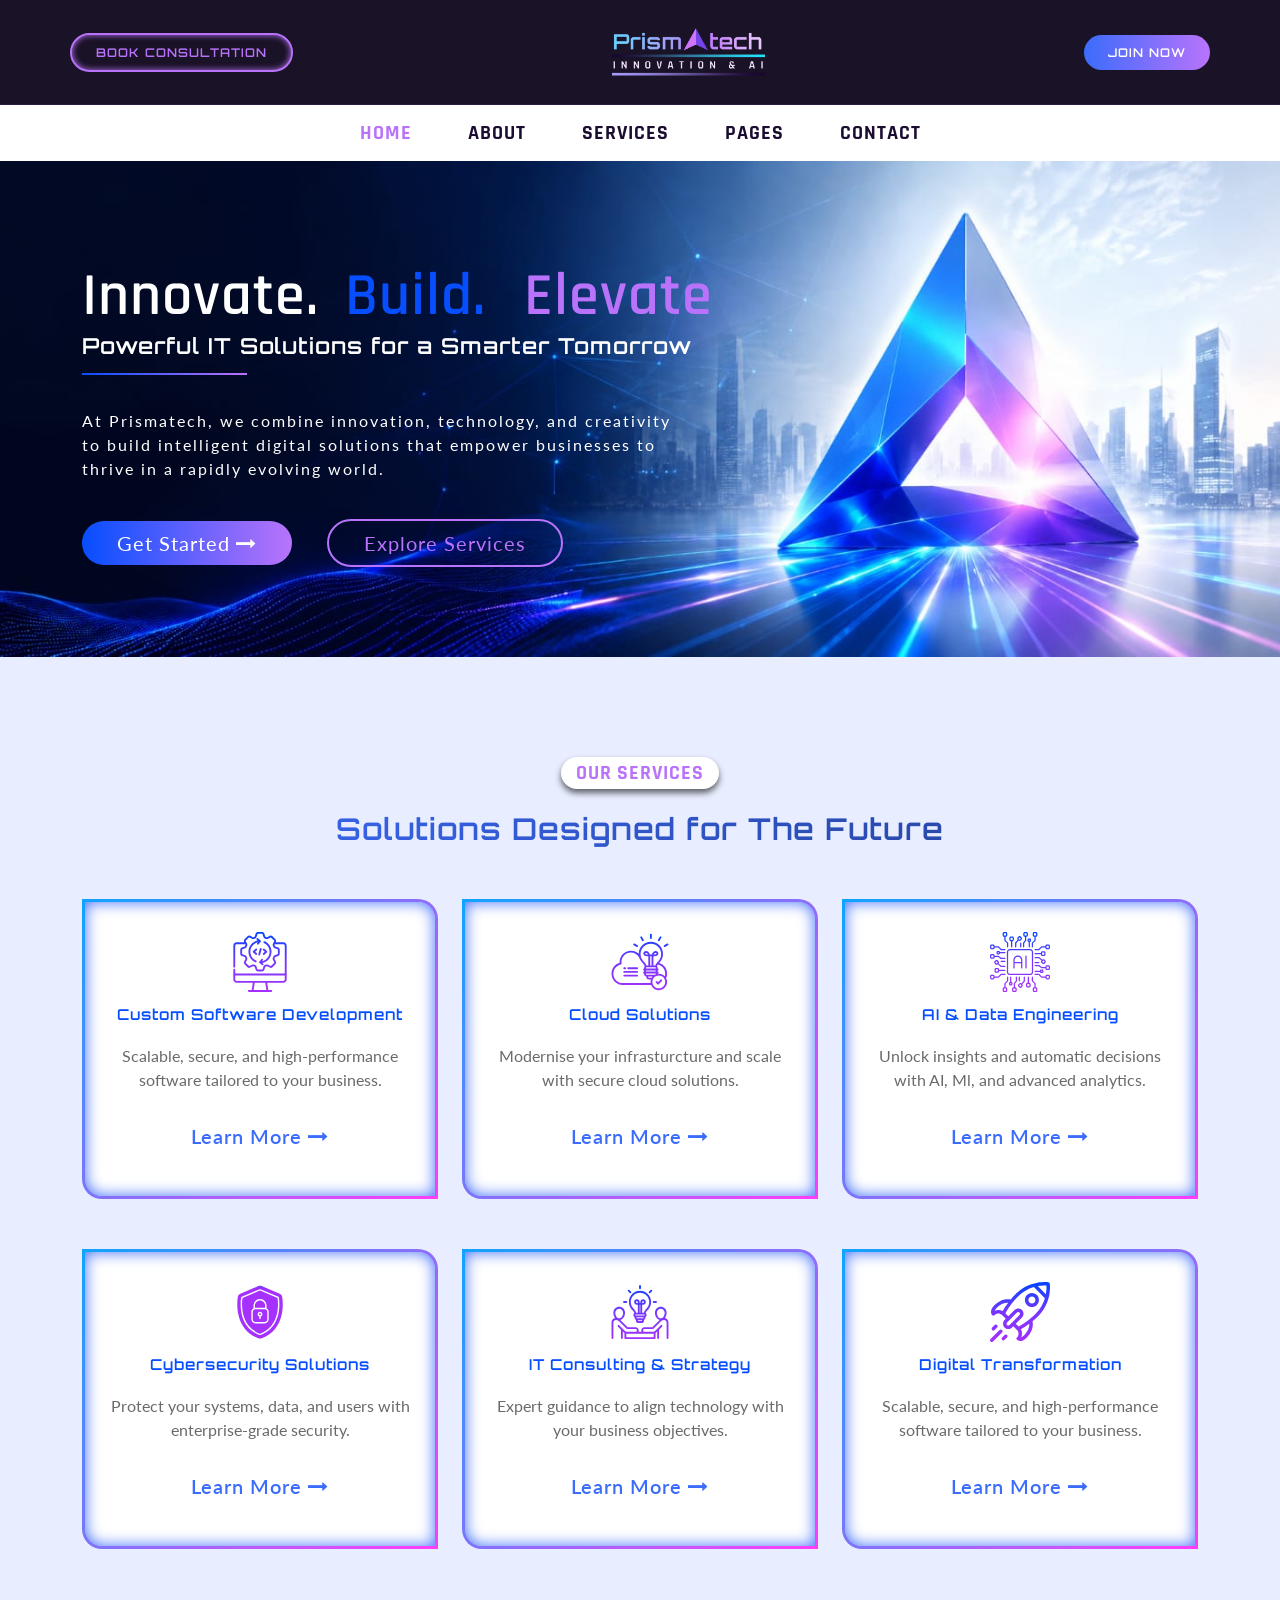
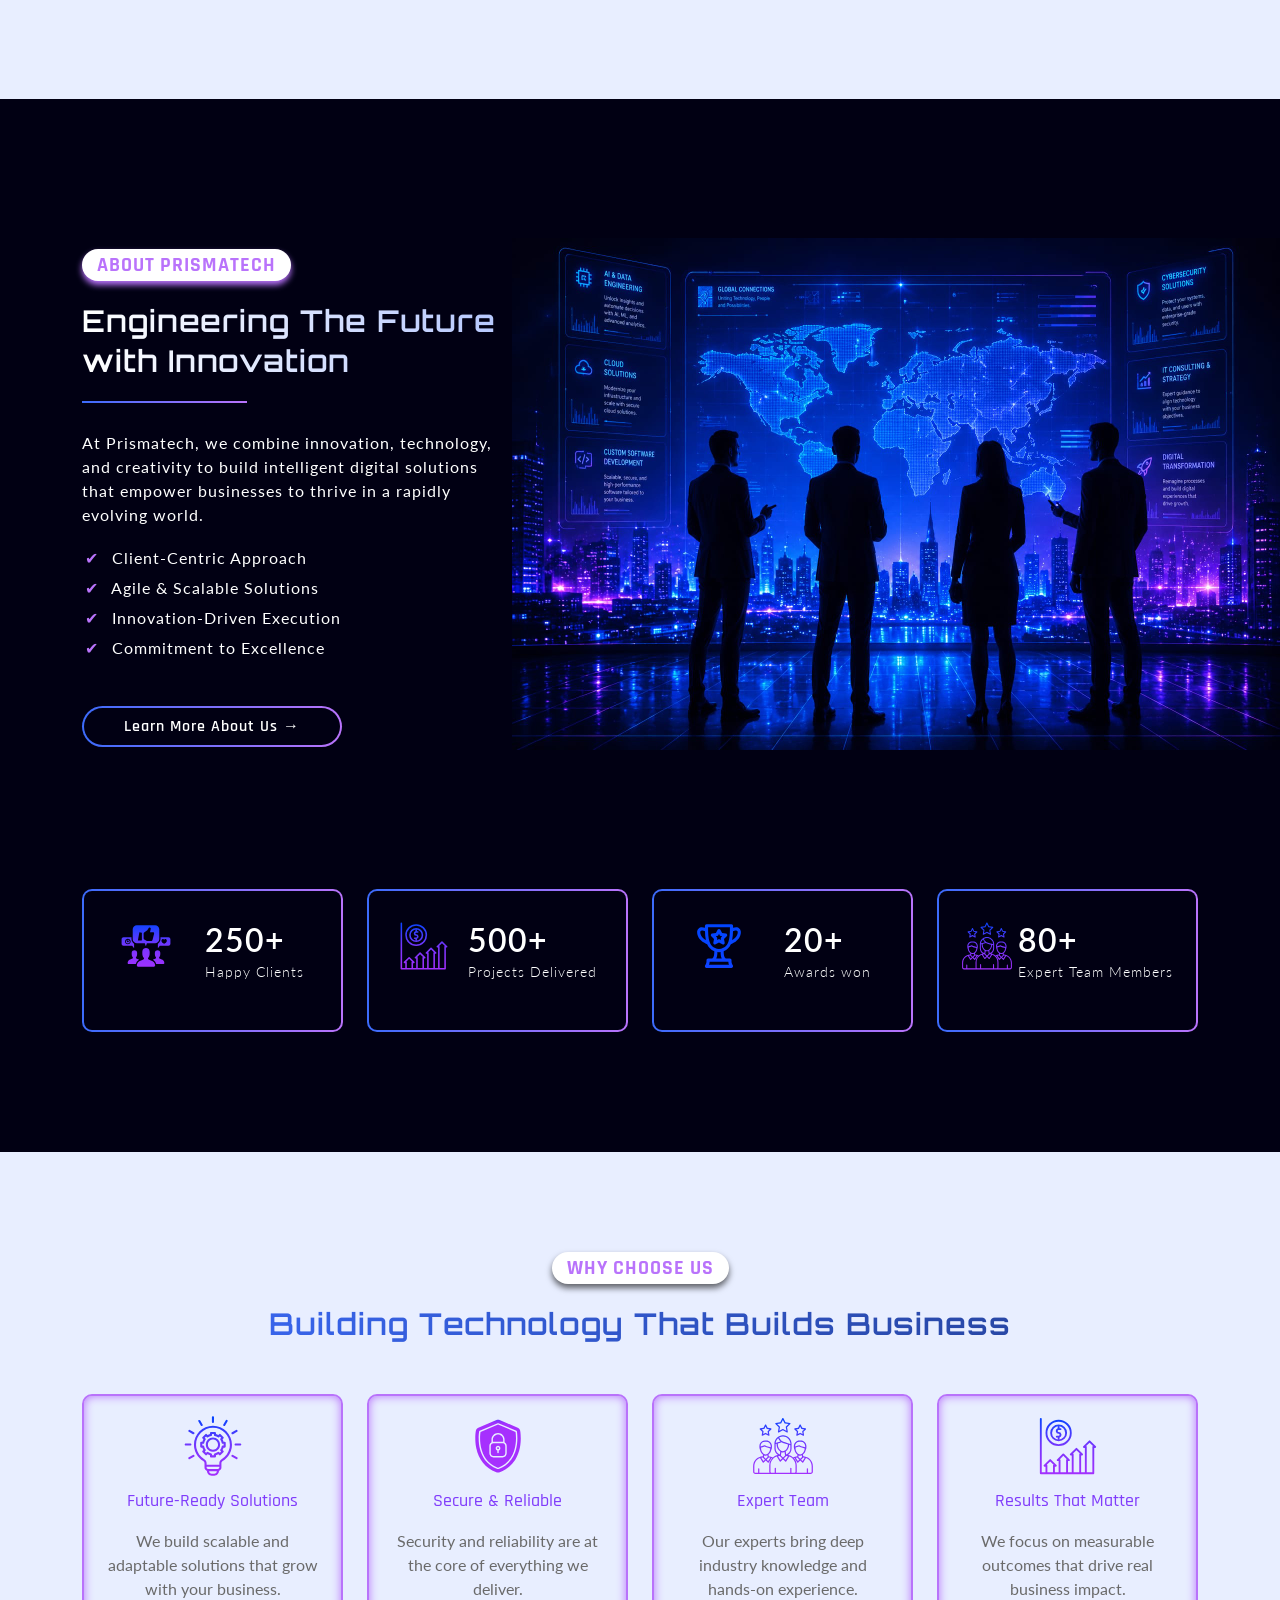
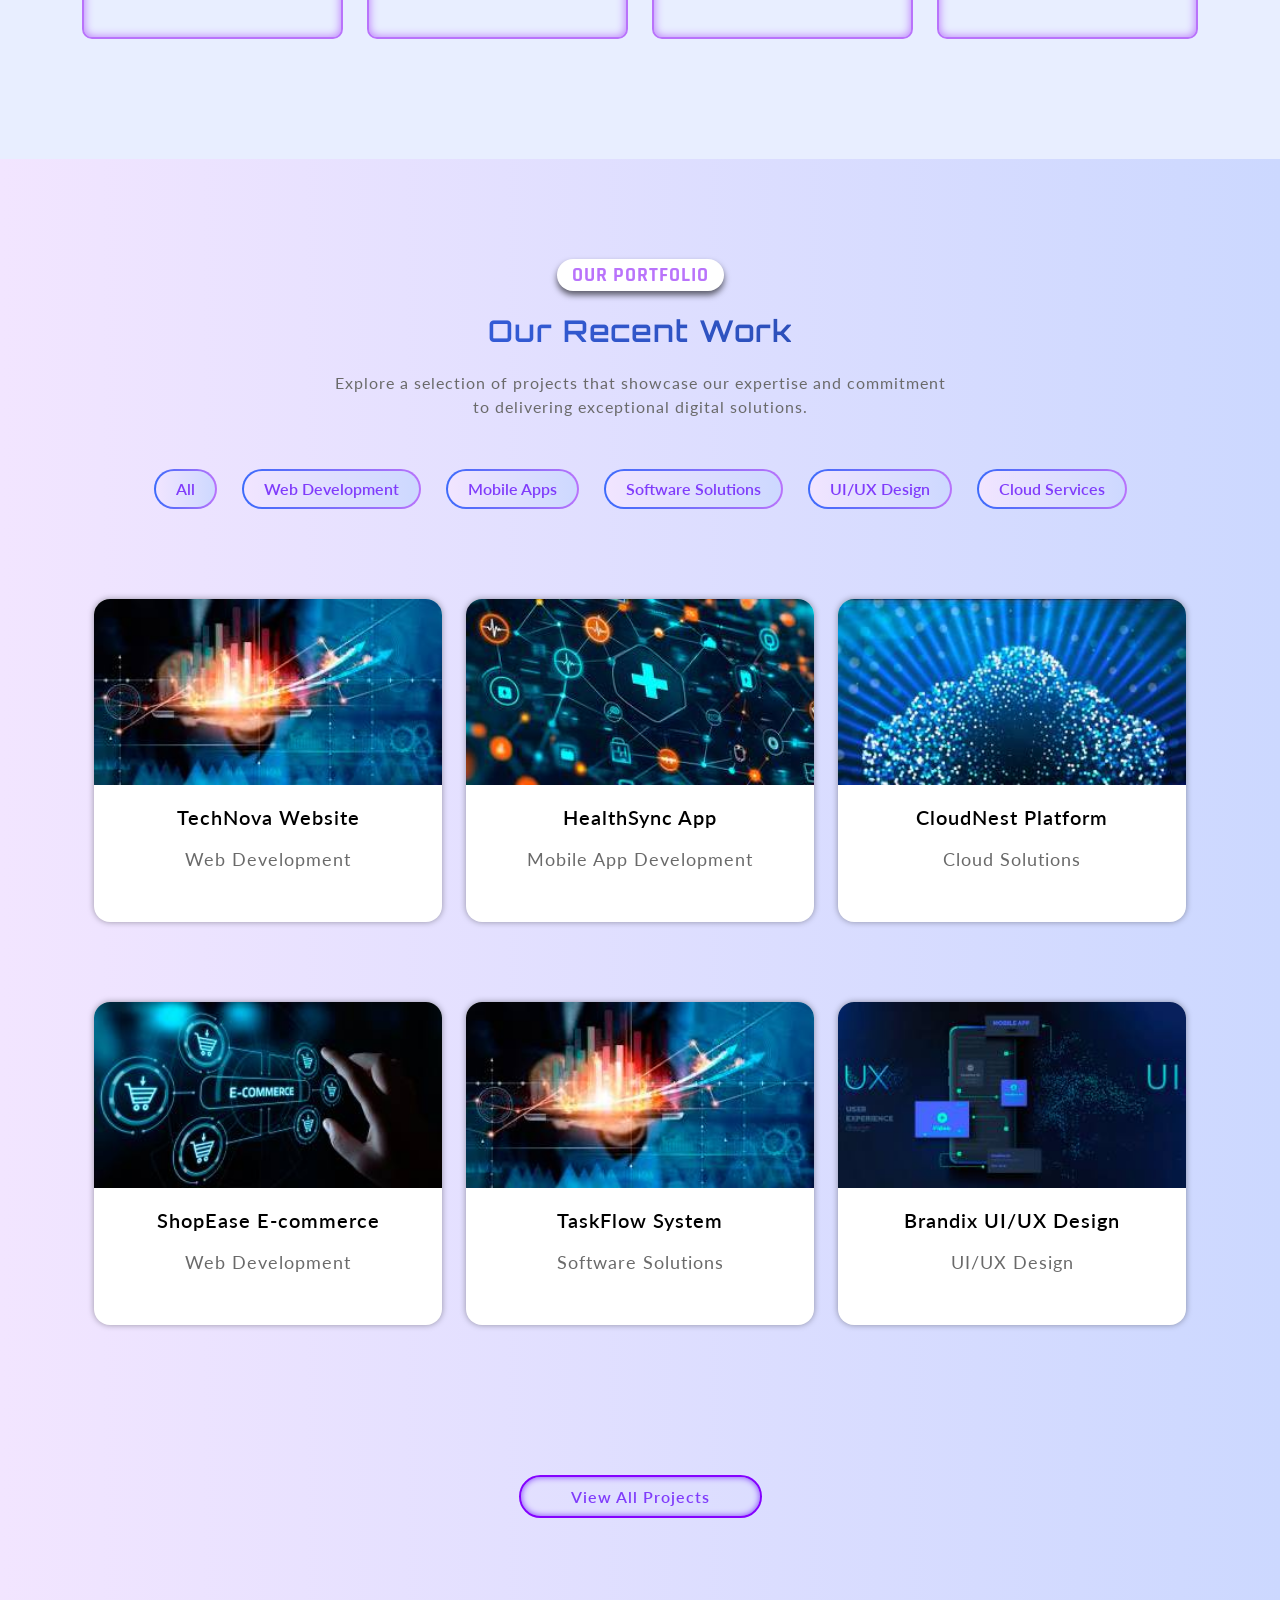
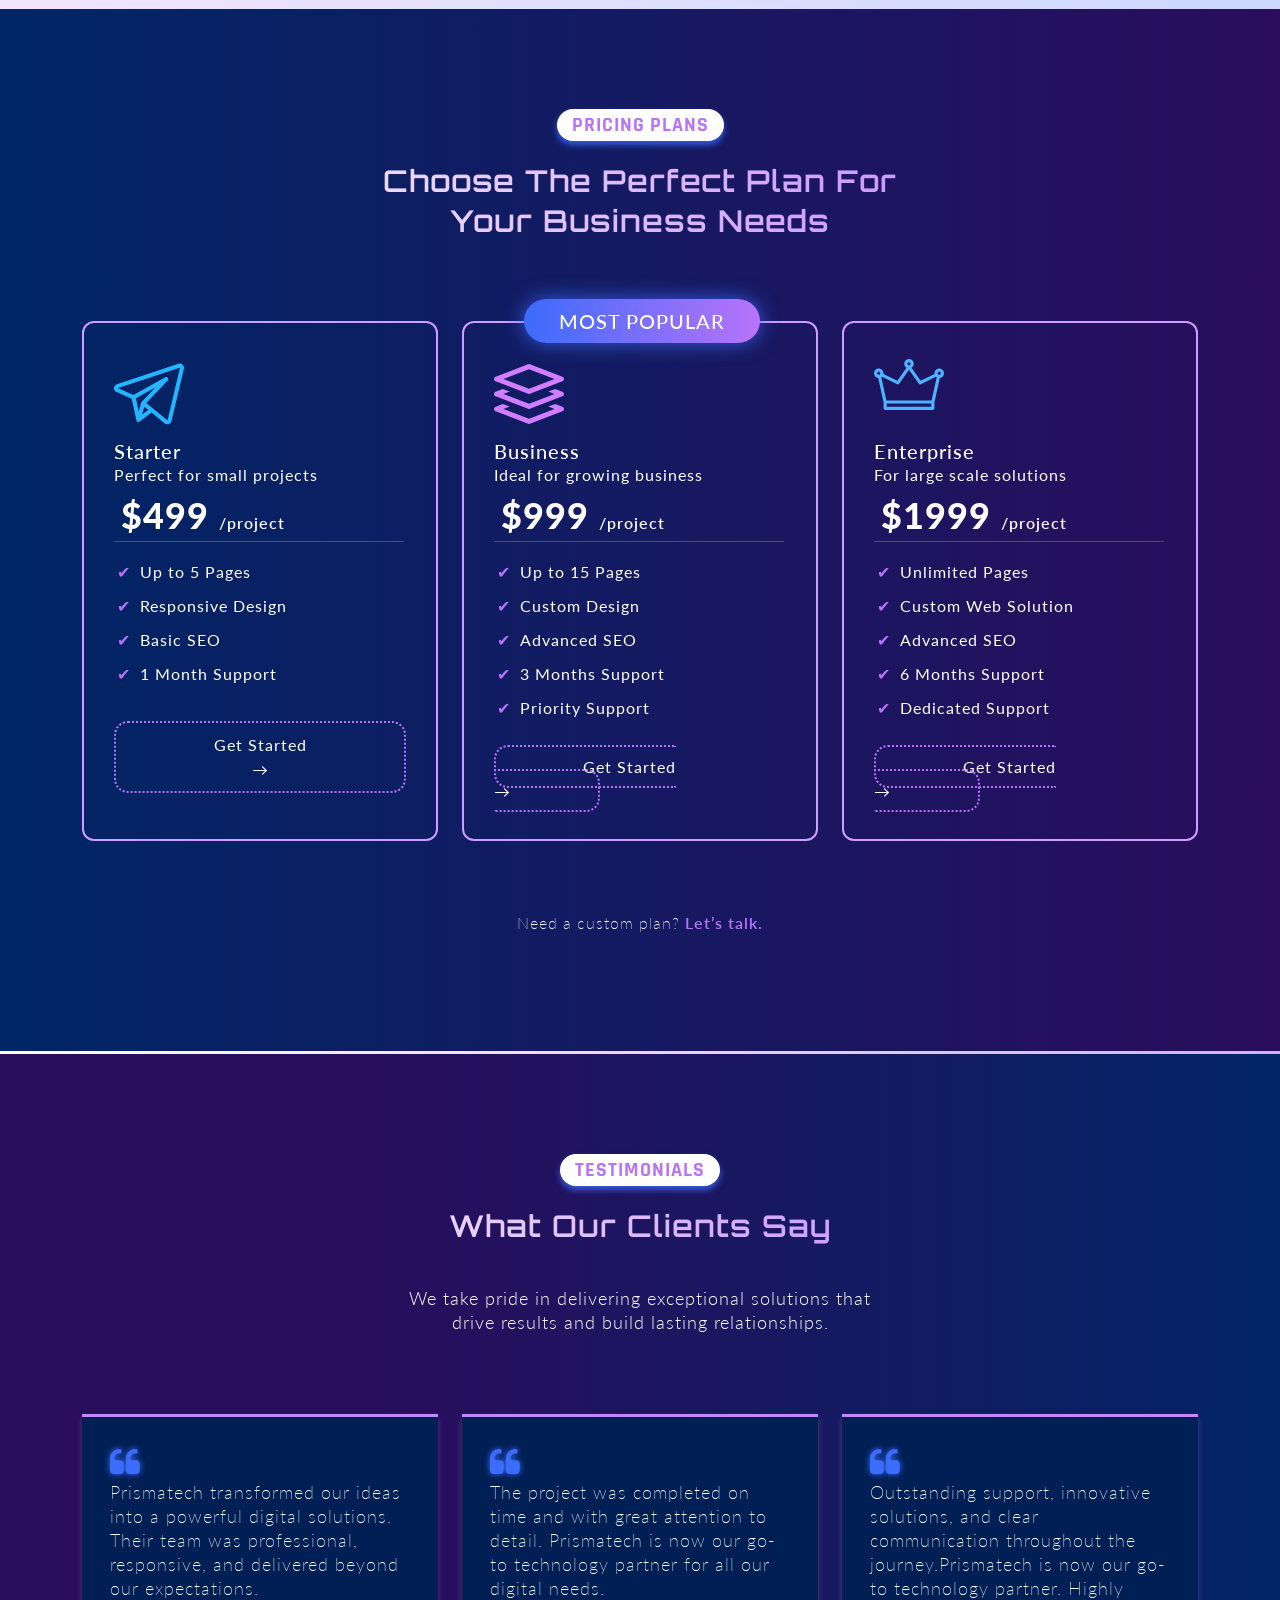
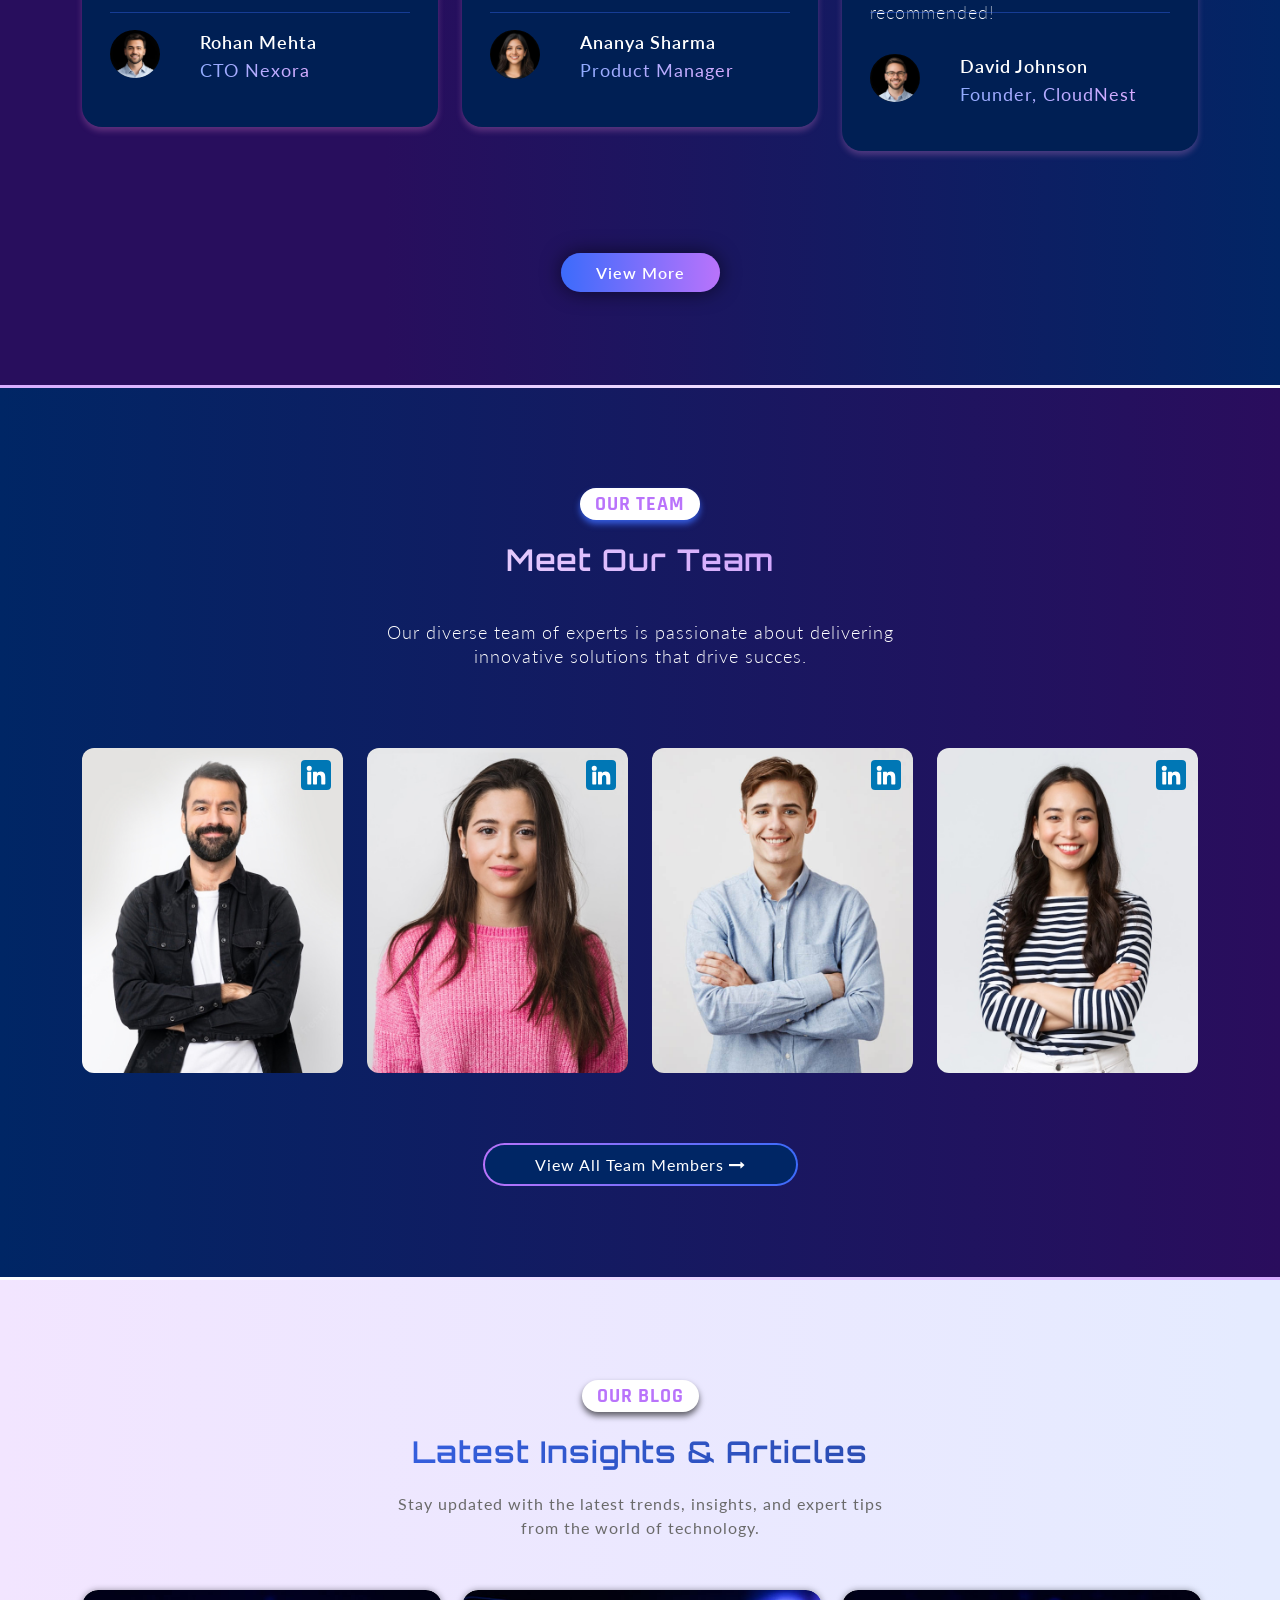
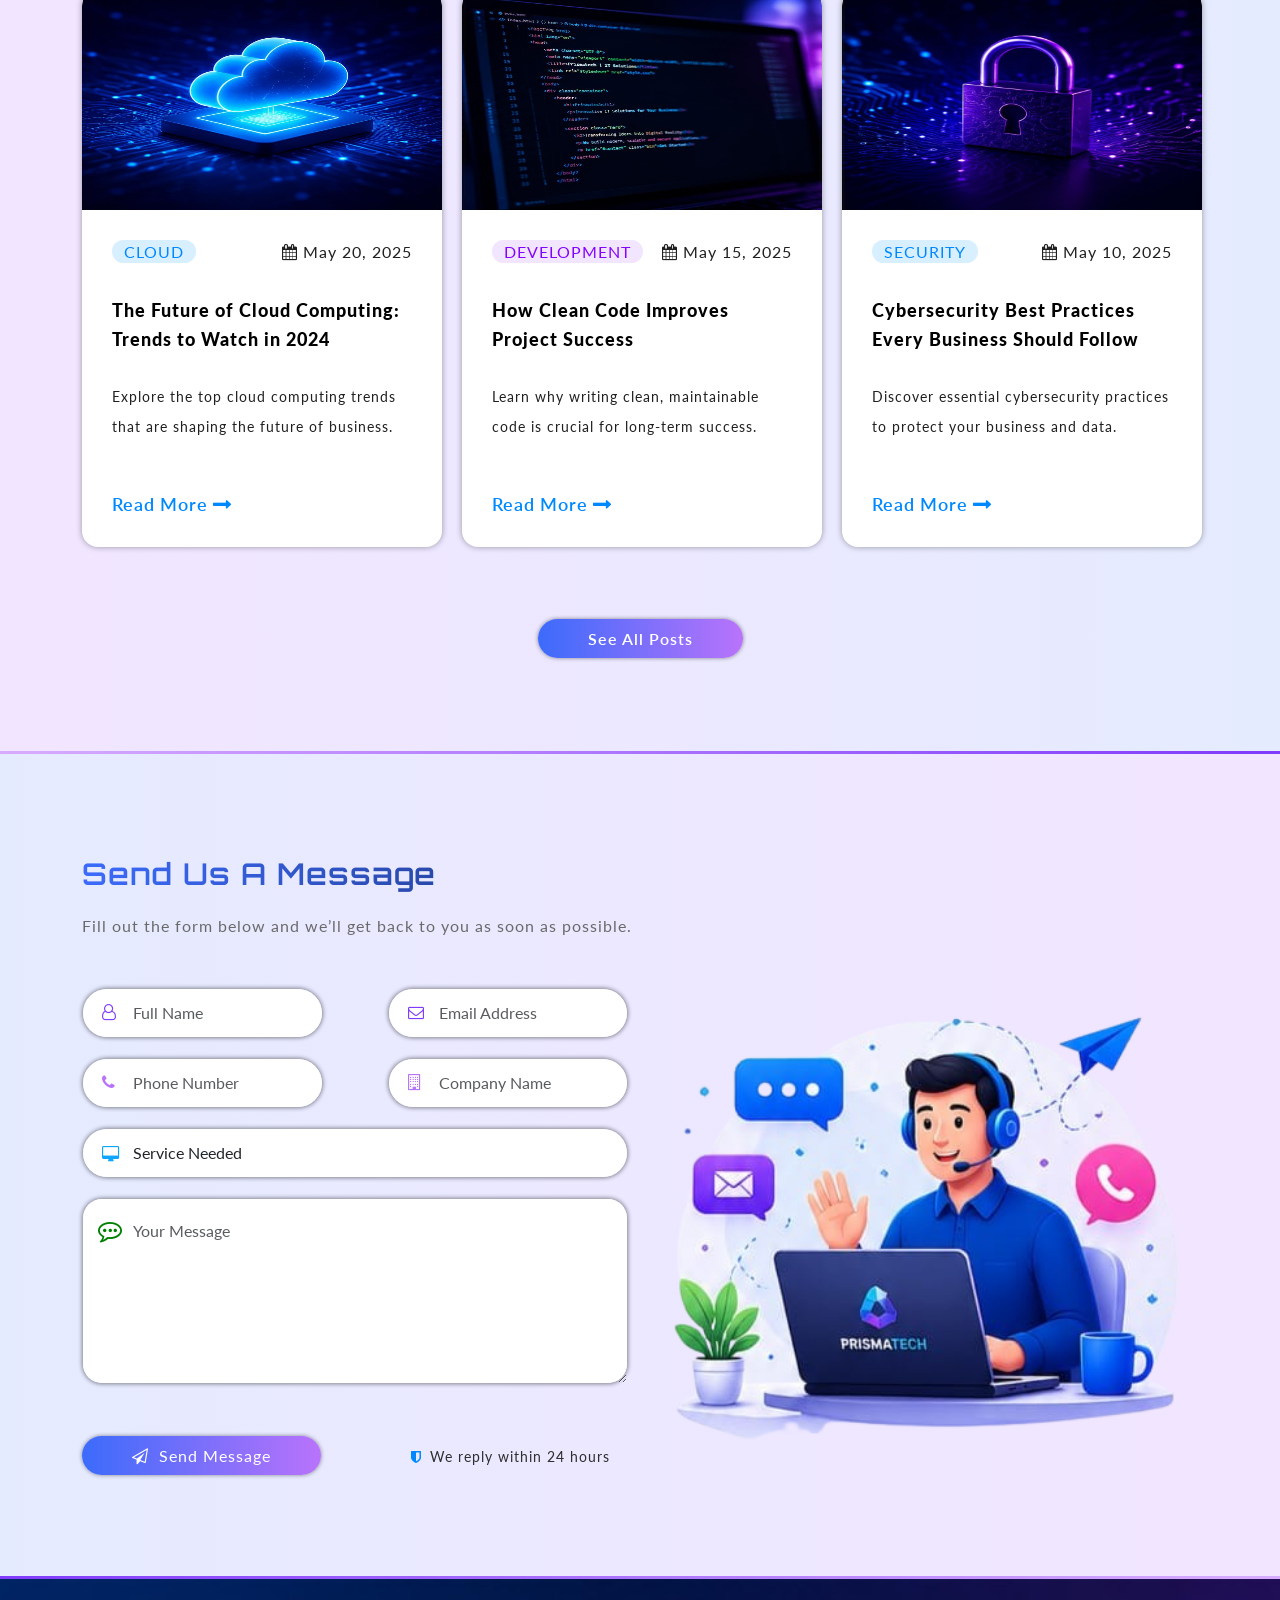
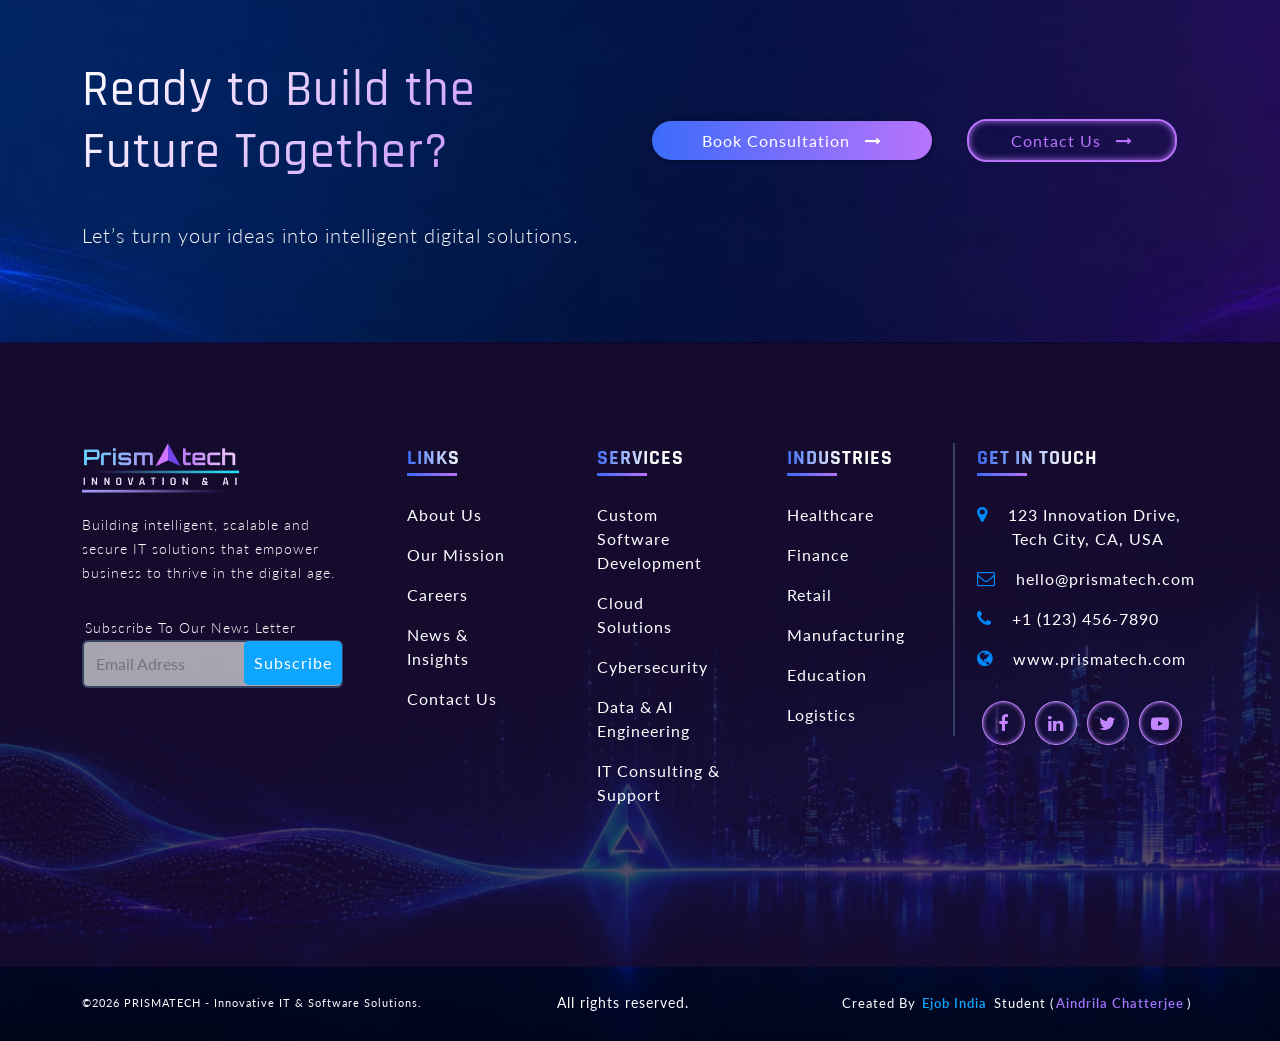
<file: prismahome.html>
<!DOCTYPE html>
<html lang="en">
<head>
    <meta charset="UTF-8">
    <meta name="viewport" content="width=device-width, initial-scale=1.0">
    <title>Prismatech - Innovative IT & Software Solutions</title>
    <link rel="icon" href="./favicon/technology.png">

    <link href="https://cdn.jsdelivr.net/npm/bootstrap@5.1.3/dist/css/bootstrap.min.css" rel="stylesheet" integrity="sha384-1BmE4kWBq78iYhFldvKuhfTAU6auU8tT94WrHftjDbrCEXSU1oBoqyl2QvZ6jIW3" crossorigin="anonymous">

    <link rel="stylesheet" href="https://cdnjs.cloudflare.com/ajax/libs/font-awesome/4.7.0/css/font-awesome.min.css">
    
    <link href="https://fonts.googleapis.com/css2?family=Lato:ital,wght@0,100;0,300;0,400;0,700;0,900;1,100;1,300;1,400;1,700;1,900&family=Orbitron:wght@400..900&family=Rajdhani:wght@300;400;500;600;700&display=swap" rel="stylesheet">

    <link rel="stylesheet" href="./css/homestyle.css">
</head>
<body>
    <!-- HEADER -->
    <header>
        <main class="topheader">
            <div class="container">
                <main class="row buttons">
                    <!-- <main class="col-lg-3 col-sm-12 book">
                        <a href="#">BOOK CONSULTATION</a>
                    </main>
                    <main class="col-lg-3 offset-2 col-sm-12 logo">
                        <a href="#"><img src="./images/prism-logopng.png" alt="Prismatech Logo"></a>
                    </main>
                    <main class="col-lg-2 offset-2 col-sm-12 join">
                        <a href="#">JOIN NOW</a>
                    </main> -->
                    <nav class="navbar navbar-light">
                            <main class="book">
                                <a href="#">BOOK CONSULTATION</a>
                            </main>
                            <main class="logo">
                              <a href="#"><img src="./images/prism-logopng.png" alt="Prismatech Logo"></a>
                            </main>
                            <main class="join">
                        <a href="#">JOIN NOW</a>
                    </main>
                    </nav>
                </main>
            </div>
            <div class="clear"></div>
        </main>
        <main class="btmheader">
            <!-- <div class="container">
                <main class="row menu">
                    <nav class="col-lg-8 offset-2 col-sm-12">
                        <a href="file:///D:/htmldemo/PRISMATECH-%20Live%20Project/Prismatech_home/prismahome.html" class="active">HOME</a>
                        <a href="file:///D:/htmldemo/PRISMATECH-%20Live%20Project/Prismatech_about/prismabout.html">ABOUT</a>
                        <a href="file:///D:/htmldemo/PRISMATECH-%20Live%20Project/Prismatech_services/Prismaservice.html">SERVICES</a>
                        <a href="file:///D:/htmldemo/PRISMATECH-%20Live%20Project/Prismatech_pages/prismpages.html">PAGES</a>
                        <a href="file:///D:/htmldemo/PRISMATECH-%20Live%20Project/Prismatech_contact/Prismcontact.html">CONTACT</a>
                    </nav>
                </main>
            </div> -->
            <nav class="navbar navbar-expand-lg navbar-light">
  <div class="container">
    <button class="navbar-toggler" type="button" data-bs-toggle="collapse" data-bs-target="#navbarNavAltMarkup" aria-controls="navbarNavAltMarkup" aria-expanded="false" aria-label="Toggle navigation">
      <span class="navbar-toggler-icon"></span>
    </button>
    <div class="collapse navbar-collapse" id="navbarNavAltMarkup">
      <div class="navbar-nav">
        <a class="nav-link active" aria-current="page" href="file:///D:/htmldemo/PRISMATECH-%20Live%20Project%20-%20Copy%20(2)/prismahome.html">HOME</a>
        <a class="nav-link" href="file:///D:/htmldemo/PRISMATECH-%20Live%20Project%20-%20Copy%20(2)/prismabout.html">ABOUT</a>
        <a class="nav-link" href="file:///D:/htmldemo/PRISMATECH-%20Live%20Project%20-%20Copy%20(2)/Prismaservice.html">SERVICES</a>
        <a class="nav-link" href="file:///D:/htmldemo/PRISMATECH-%20Live%20Project%20-%20Copy%20(2)/prismpages.html">PAGES</a>
        <a class="nav-link" href="file:///D:/htmldemo/PRISMATECH-%20Live%20Project%20-%20Copy%20(2)/Prismcontact.html">CONTACT</a>
      </div>
    </div>
  </div>
</nav>
            <div class="clear"></div>
        </main>
    </header>

    <section class="banner">
        <div class="container">
            <main class="row">
                <main class="col-lg-12 col-sm-12">
                    <main class="">
            <h1>Innovate. <mark class="build">Build.</mark> <mark class="elevate">Elevate</mark></h1>
            <h2>Powerful IT Solutions for a Smarter Tomorrow</h2>
            <p>At Prismatech, we combine innovation, technology, and creativity <br>
             to build intelligent digital solutions that empower businesses to <br>
             thrive in a rapidly evolving world.</p>
             <nav>
                <a href="#" class="start">Get Started <i class="fa fa-long-arrow-right" aria-hidden="true"></i></a>
                <a href="#" class="explore">Explore Services</a>
             </nav>
             </main>
             </main>
             </main>
        </div>
        <div class="clear"></div>
    </section>
    <section class="services">
        <div class="container">
            <h3>OUR SERVICES</h3>
            <h2>Solutions Designed for The Future</h2>
            <main class="row solution">
                <main class="col-lg-4 col-sm-12">
                <main class="data">
                    <figure>
                        <svg xmlns="http://www.w3.org/2000/svg" version="1.1" xmlns:xlink="http://www.w3.org/1999/xlink" width="60" height="60" x="0" y="0" viewBox="0 0 512 512" style="enable-background:new 0 0 512 512" xml:space="preserve" class=""><g><linearGradient id="a" x1="256" x2="256" y1="511.983" y2=".017" gradientUnits="userSpaceOnUse"><stop offset="0" stop-color="#a630fe"></stop><stop offset=".508" stop-color="#7536fe"></stop><stop offset="1" stop-color="#0045ff"></stop></linearGradient><path fill="url(#a)" d="M455.02 87.95h-64.79l1.23-2.42c4.01-7.84 2.51-17.31-3.73-23.55l-25.26-25.26a20.205 20.205 0 0 0-23.54-3.71l-21.88 11.15c-1.32.66-2.48.69-3.79.08-3.33-1.54-6.67-2.93-9.94-4.13-1.38-.52-2.15-1.32-2.6-2.71l-7.6-23.38c-2.76-8.51-10.33-14-19.28-14h-35.72c-8.84 0-16.6 5.63-19.31 14l-7.61 23.42c-.44 1.37-1.22 2.17-2.56 2.67-3.27 1.2-6.63 2.59-9.97 4.14-1.3.61-2.47.58-3.75-.07l-21.9-11.16a20.2 20.2 0 0 0-23.55 3.7l-25.26 25.26c-6.25 6.25-7.74 15.71-3.74 23.54l1.24 2.44H56.95c-15.69 0-28.46 12.77-28.46 28.46v180.74c0 4.42 3.58 7.99 7.99 7.99 4.42 0 7.99-3.58 7.99-7.99V116.41c0-6.88 5.6-12.47 12.47-12.47h72.92l1.81 3.55c.64 1.25.66 2.37.02 3.74-1.55 3.42-2.89 6.66-4.11 9.93-.49 1.33-1.33 2.13-2.67 2.58l-23.43 7.6a20.232 20.232 0 0 0-13.99 19.28v35.72c0 8.8 5.62 16.55 14 19.28l23.37 7.58c1.39.46 2.23 1.26 2.73 2.62 1.2 3.24 2.54 6.48 4.13 9.96.61 1.32.6 2.42-.07 3.72l-11.16 21.92c-4.01 7.84-2.51 17.31 3.73 23.55l25.26 25.26a20.28 20.28 0 0 0 23.54 3.74l21.93-11.19c1.27-.65 2.44-.66 3.74-.07 3.34 1.55 6.69 2.94 9.92 4.12 1.39.52 2.17 1.32 2.61 2.72l7.6 23.38a20.243 20.243 0 0 0 19.31 14.03h35.72c8.81 0 16.56-5.64 19.28-14.03l7.61-23.42c.44-1.37 1.22-2.17 2.56-2.67 3.27-1.2 6.62-2.59 9.92-4.12 1.34-.61 2.52-.59 3.79.04l21.94 11.21c7.85 3.97 17.31 2.47 23.52-3.75l25.26-25.26c6.25-6.24 7.75-15.71 3.74-23.54l-11.17-21.94c-.65-1.28-.68-2.43-.07-3.74 1.44-3.11 2.79-6.37 4.13-9.99.49-1.33 1.33-2.13 2.67-2.58l23.42-7.6a20.232 20.232 0 0 0 13.99-19.28v-35.72c0-8.8-5.62-16.55-14-19.28l-23.37-7.58c-1.39-.46-2.23-1.26-2.73-2.62-1.33-3.59-2.68-6.84-4.14-9.99-.6-1.27-.57-2.42.08-3.7l1.79-3.51h72.92c6.89 0 12.5 5.59 12.5 12.47v238.42H44.48V322.1c0-4.42-3.58-7.99-7.99-7.99s-7.99 3.58-7.99 7.99v83.03c0 15.71 12.77 28.49 28.46 28.49H194.6l-9.27 62.33h-25.42c-4.42 0-7.99 3.58-7.99 7.99s3.58 7.99 7.99 7.99h192.18c4.42 0 7.99-3.58 7.99-7.99s-3.58-7.99-7.99-7.99h-25.45l-9.27-62.33h137.65c15.71 0 28.49-12.78 28.49-28.49V116.41c0-15.7-12.78-28.46-28.49-28.46zm-72.91 51 23.4 7.59c1.85.6 2.96 2.13 2.96 4.08v35.72c0 1.95-1.11 3.47-2.95 4.08l-23.46 7.61c-6.02 1.99-10.53 6.34-12.69 12.23-1.19 3.19-2.38 6.08-3.64 8.8-2.67 5.75-2.56 12.04.32 17.71l11.18 21.96c.88 1.72.58 3.58-.8 4.96l-25.26 25.26c-1.38 1.38-3.25 1.67-4.97.8l-21.95-11.22c-5.63-2.84-11.91-2.96-17.7-.31-2.94 1.36-5.89 2.58-8.79 3.65-5.97 2.22-10.32 6.76-12.24 12.76l-7.6 23.39c-.6 1.86-2.13 2.97-4.07 2.97h-35.72c-1.97 0-3.5-1.11-4.1-2.98l-7.59-23.36c-1.93-6.03-6.28-10.57-12.29-12.81-2.86-1.05-5.8-2.27-8.78-3.65-2.76-1.26-5.64-1.89-8.5-1.89-3.12 0-6.23.75-9.17 2.24l-21.92 11.18c-1.75.89-3.62.59-5-.79l-25.26-25.26c-1.38-1.38-1.69-3.24-.8-4.98l11.15-21.9c2.92-5.64 3.04-11.95.38-17.69-1.4-3.08-2.6-5.98-3.66-8.83-2.17-5.92-6.68-10.27-12.75-12.28l-23.4-7.59c-1.85-.6-2.96-2.13-2.96-4.08V150.6c0-1.95 1.11-3.47 2.95-4.08l23.46-7.61c6.02-1.99 10.53-6.35 12.69-12.23 1.07-2.89 2.27-5.79 3.63-8.78 2.71-5.79 2.59-12.1-.32-17.73l-3.86-7.58c-.1-.21-.2-.42-.31-.62l-7-13.76c-.88-1.72-.58-3.58.8-4.96l25.26-25.26c1.37-1.37 3.23-1.66 4.98-.77l21.95 11.19c5.68 2.86 11.97 2.97 17.7.31 2.94-1.36 5.88-2.58 8.78-3.64 5.97-2.22 10.32-6.76 12.24-12.76l7.6-23.39c.6-1.84 2.13-2.95 4.1-2.95h35.72c1.95 0 3.48 1.1 4.08 2.95l7.59 23.36c1.93 6.03 6.28 10.57 12.25 12.79.01 0 .03.01.04.01 2.86 1.05 5.8 2.27 8.74 3.63 5.74 2.66 12.02 2.55 17.74-.33l21.92-11.17c1.74-.89 3.59-.6 4.96.78l25.26 25.26c1.39 1.39 1.69 3.24.8 4.98l-11.17 21.95c-2.89 5.68-3 11.98-.33 17.69 1.27 2.73 2.46 5.62 3.63 8.78 2.18 5.93 6.69 10.28 12.75 12.29zm-71.63 357.04H201.49l9.27-62.33h90.44zm144.54-78.32H56.95c-6.88 0-12.47-5.61-12.47-12.5v-34.36h423.04v34.36c0 6.9-5.61 12.5-12.5 12.5zM354.33 168.48c0 24.51-9.08 48-25.56 66.13-13.99 15.38-32.3 25.82-52.38 30.07l6.88 5.41c3.47 2.73 4.08 7.75 1.35 11.22a7.976 7.976 0 0 1-6.29 3.06c-1.73 0-3.47-.56-4.93-1.71l-22.34-17.55c-3.47-2.73-4.08-7.75-1.35-11.22l17.55-22.34c2.73-3.47 7.75-4.08 11.22-1.35s4.08 7.75 1.35 11.22l-5.83 7.43c37.29-8.25 64.35-41.23 64.35-80.37 0-32.51-19.19-62.06-48.89-75.27-4.03-1.79-5.85-6.52-4.05-10.55 1.79-4.03 6.52-5.85 10.55-4.05 35.46 15.77 58.37 51.05 58.37 89.87zm-115.91-60.01c-1.73 0-3.47-.56-4.94-1.71a8 8 0 0 1-1.34-11.23l5.84-7.43c-37.24 8.26-64.33 41.35-64.33 80.37 0 32.49 19.18 62.03 48.86 75.24 4.03 1.8 5.85 6.52 4.05 10.55a8.005 8.005 0 0 1-10.56 4.06c-35.44-15.78-58.35-51.05-58.35-89.85 0-46.97 32.88-86.77 77.91-96.22l-6.88-5.41a7.998 7.998 0 0 1-1.35-11.22 7.998 7.998 0 0 1 11.22-1.35l22.37 17.58c1.67 1.31 2.75 3.23 3 5.34s-.34 4.23-1.65 5.89l-17.58 22.34a7.93 7.93 0 0 1-6.27 3.05zm11.15 92.02c-.68 0-1.38-.09-2.07-.27a8 8 0 0 1-5.66-9.79l12.84-47.99c1.14-4.26 5.52-6.8 9.79-5.66s6.8 5.52 5.66 9.79l-12.84 47.99a8.008 8.008 0 0 1-7.72 5.93zm-20.24-44.92-14.67 12.91 14.67 12.91c3.31 2.92 3.64 7.97.72 11.28a7.959 7.959 0 0 1-6 2.71c-1.88 0-3.76-.66-5.28-1.99l-21.49-18.91c-1.72-1.52-2.71-3.7-2.71-6s.99-4.48 2.71-6l21.49-18.91c3.31-2.92 8.36-2.59 11.28.72 2.92 3.32 2.6 8.37-.72 11.28zm53.31 25.82 14.67-12.91-14.67-12.91c-3.31-2.92-3.64-7.97-.72-11.28a7.984 7.984 0 0 1 11.28-.72l21.49 18.91c1.72 1.52 2.71 3.7 2.71 6s-.99 4.48-2.71 6l-21.49 18.91a7.942 7.942 0 0 1-5.28 1.99c-2.22 0-4.42-.92-6-2.71-2.92-3.32-2.6-8.37.72-11.28z" opacity="1" data-original="url(#a)" class=""></path></g></svg>
                        <figcaption>
                            <h4>Custom Software  Development</h4>
                            <p>Scalable, secure, and 
                               high-performance 
                               software tailored to 
                                your business.</p>
                                <a href="#">Learn More <i class="fa fa-long-arrow-right" aria-hidden="true"></i></a>
                        </figcaption>
                    </figure>
                </main>
                </main>
                <main class="col-lg-4 col-sm-12">
                <main class="data">
                    <figure>
                        <svg xmlns="http://www.w3.org/2000/svg" version="1.1" xmlns:xlink="http://www.w3.org/1999/xlink" width="60" height="60" x="0" y="0" viewBox="0 0 512 512" style="enable-background:new 0 0 512 512" xml:space="preserve" class=""><g><linearGradient id="a" x1="118.692" x2="508.189" y1="501.124" y2="111.627" gradientUnits="userSpaceOnUse"><stop offset="0" stop-color="#9d31fe"></stop><stop offset="1" stop-color="#0cb0d3"></stop></linearGradient><path fill="url(#a)" d="M463.915 293.235a96.407 96.407 0 0 0-43.892-29.151c4.21-4.716 8.545-9.626 12.832-15.573 12.804-17.721 19.571-38.68 19.571-60.611 0-57.193-46.53-103.723-103.723-103.723-56.588 0-102.734 45.528-103.729 101.868-17.582-17.02-41.264-26.865-66.771-26.865-53.005 0-96.127 43.122-96.127 96.127 0 2.647.113 5.32.34 8-40.636 11.743-69.418 49.47-69.418 92.372 0 53.005 43.122 96.127 96.127 96.127h241.69c10.352 26.101 35.835 44.616 65.577 44.616 38.906 0 70.559-31.64 70.559-70.531a70.048 70.048 0 0 0-7.822-32.215c5.187-12.005 7.822-24.765 7.822-37.997 0-22.893-8.182-45.069-23.037-62.443zm7.037 62.443c0 7.566-1.031 14.945-3.071 22.06-12.884-13.757-31.193-22.378-51.488-22.378-3.278 0-6.5.243-9.66.678v-1.969h.107a8 8 0 0 0 0-16h-.107v-10.39h.107a8 8 0 0 0 0-16h-.107v-6.711c0-5.155-2.061-9.832-5.391-13.273 1.845-5.377 4.373-9.893 7.408-14.129 36.312 8.259 62.201 40.376 62.201 78.113zm-145.287 24.214h37.329a70.731 70.731 0 0 0-7.298 10.135h-24.963c-2.747 0-5.067-2.321-5.067-5.067v-5.067zm57.125-16h-73.033c-1.687 0-3.111-1.425-3.111-3.112v-6.711h84.088v6.144a70.268 70.268 0 0 0-7.943 3.679zm-76.145-58.924c0-1.687 1.425-3.111 3.111-3.111h77.865c1.687 0 3.111 1.425 3.111 3.111v6.711h-84.088v-6.711zm36.11-97.333h11.867a94.86 94.86 0 0 0-.115 4.727v73.494H342.87v-73.494a94.86 94.86 0 0 0-.115-4.727zm47.978 120.044v10.39h-84.088v-10.39zm-42.029-227.502c48.37 0 87.723 39.353 87.723 87.723 0 18.545-5.72 36.264-16.545 51.248-4.039 5.603-8.334 10.41-12.487 15.059-8.306 9.295-16.257 18.204-20.993 31.649h-15.894v-73.494c0-1.622.05-3.199.148-4.727h7.356c24.86 0 31.871-12.464 33.731-17.823 2.825-8.141.528-17.198-5.565-22.007-7.464-5.936-19.103-6.728-28.959-1.973-6.234 3.008-15.575 10.011-20.087 25.803h-16.887c-4.512-15.792-13.853-22.795-20.087-25.803-9.857-4.755-21.494-3.962-28.937 1.956-6.116 4.827-8.413 13.884-5.588 22.024 1.86 5.359 8.871 17.823 33.731 17.823h7.356c.099 1.529.148 3.105.148 4.727v73.494h-15.894c-4.736-13.445-12.688-22.354-20.993-31.649-4.153-4.649-8.448-9.456-12.492-15.066-10.82-14.977-16.54-32.696-16.54-51.241 0-48.371 39.365-87.723 87.752-87.723zm25.446 91.458c2.329-5.399 5.721-9.317 10.022-11.393 4.828-2.329 9.811-1.693 12.042.08.438.422 1.173 2.381.315 4.504-1.722 4.263-8.645 6.809-18.518 6.809h-3.862zm-50.922 0h-3.862c-9.873 0-16.796-2.545-18.518-6.809-.857-2.123-.122-4.082.309-4.497 1.216-.967 3.241-1.596 5.611-1.596 1.994 0 4.232.446 6.438 1.509 4.302 2.075 7.693 5.994 10.022 11.393zm-214.103 244.17c-44.183 0-80.127-35.945-80.127-80.127 0-37.835 26.845-70.84 63.83-78.478a8 8 0 0 0 6.281-9.101 80.989 80.989 0 0 1-1.033-12.793c0-44.182 35.944-80.127 80.127-80.127 30.481 0 57.837 16.861 71.562 44.041a103.02 103.02 0 0 0 14.752 29.284c4.528 6.282 9.107 11.407 13.535 16.363 7.77 8.696 14.268 15.999 17.982 26.828-3.33 3.441-5.391 8.118-5.391 13.273v6.711h-.107a8 8 0 0 0 0 16h.107v10.39h-.107a8 8 0 0 0 0 16h.107v6.711c0 10.507 8.524 19.057 19.02 19.107v5.072c0 11.617 9.451 21.067 21.067 21.067h17.997a70.296 70.296 0 0 0-2.867 19.864c0 3.366.252 6.673.71 9.915H109.126zm307.268 44.616c-30.068 0-54.531-24.462-54.531-54.531s24.463-54.531 54.531-54.531 54.559 24.462 54.559 54.531-24.475 54.531-54.559 54.531zm25.064-74.528a8 8 0 0 1 .517 11.302l-25.738 28.204a8 8 0 0 1-11.457.371l-13.605-13.096a8 8 0 0 1 11.096-11.528l7.687 7.398 20.2-22.135a8.001 8.001 0 0 1 11.302-.517zm-327.775-96.164a8 8 0 0 1 8-8h7.342a8 8 0 0 1 0 16h-7.342a8 8 0 0 1-8-8zm126.038 0a8 8 0 0 1-8 8h-76.108a8 8 0 0 1 0-16h76.108a8 8 0 0 1 8 8zm0 31.067a8 8 0 0 1-8 8H121.512a8 8 0 0 1 0-16H231.72a8 8 0 0 1 8 8zm0 31.095a8 8 0 0 1-8 8H121.512a8 8 0 0 1 0-16H231.72a8 8 0 0 1 8 8zM340.704 52.237V23.579a8 8 0 0 1 16 0v28.658a8 8 0 0 1-16 0zM259.6 49.603a8 8 0 0 1 2.93-10.927 8 8 0 0 1 10.928 2.93l14.314 24.802a8 8 0 0 1-13.858 7.998zm-60.151 52.156a8 8 0 0 1 10.926-2.936l24.831 14.314a8 8 0 0 1-7.989 13.862l-24.831-14.314a8 8 0 0 1-2.936-10.926zm210.157-35.351 14.314-24.802a8 8 0 0 1 13.858 7.997l-14.314 24.803a7.996 7.996 0 0 1-10.928 2.93 8 8 0 0 1-2.93-10.928zm85.388 46.277-24.831 14.314a7.994 7.994 0 0 1-10.925-2.936 7.999 7.999 0 0 1 2.936-10.926l24.831-14.314a7.999 7.999 0 0 1 10.926 2.936 7.999 7.999 0 0 1-2.936 10.926z" opacity="1" data-original="url(#a)" class=""></path></g></svg>
                        <figcaption>
                            <h4>Cloud Solutions</h4>
                            <p>Modernise your 
                            infrasturcture and 
                            scale with secure 
                            cloud solutions.</p>
                            <a href="#">Learn More <i class="fa fa-long-arrow-right" aria-hidden="true"></i></a>
                        </figcaption>
                    </figure>
                </main>
                </main>
                <main class="col-lg-4 col-sm-12">
                <main class="data">
                    <figure>
                        <svg xmlns="http://www.w3.org/2000/svg" version="1.1" xmlns:xlink="http://www.w3.org/1999/xlink" width="60" height="60" x="0" y="0" viewBox="0 0 512 512" style="enable-background:new 0 0 512 512" xml:space="preserve" class=""><g><linearGradient id="a" x1="57.637" x2="454.363" y1="454.363" y2="57.637" gradientUnits="userSpaceOnUse"><stop offset="0" stop-color="#f803fe"></stop><stop offset="1" stop-color="#0ecbde"></stop></linearGradient><path fill="url(#a)" d="M367.968 341.321V170.679c0-14.701-11.962-26.663-26.663-26.663h-170.61c-14.701 0-26.663 11.962-26.663 26.663v170.642c0 14.701 11.962 26.663 26.663 26.663h170.611c14.7 0 26.662-11.962 26.662-26.663zm-213.271 0V170.679c0-8.822 7.176-15.998 15.998-15.998h170.611c8.822 0 15.998 7.176 15.998 15.998v170.642c0 8.822-7.176 15.998-15.998 15.998H170.695c-8.822 0-15.998-7.176-15.998-15.998zm83.05-141.717c-21.091 0-38.245 17.156-38.245 38.242v69.219c0 2.945 2.385 5.333 5.333 5.333s5.333-2.388 5.333-5.333V266.84h55.159v40.226a5.332 5.332 0 0 0 5.333 5.333 5.332 5.332 0 0 0 5.333-5.333v-69.219c-.001-21.086-17.155-38.243-38.246-38.243zm27.58 56.57h-55.159v-18.328c0-15.206 12.373-27.577 27.579-27.577s27.579 12.371 27.579 27.577v18.328zm47.17-51.237v102.129c0 2.945-2.385 5.333-5.333 5.333s-5.333-2.388-5.333-5.333V204.937c0-2.945 2.385-5.333 5.333-5.333s5.333 2.388 5.333 5.333zm49.222-73.057a5.332 5.332 0 0 0 5.333-5.333V96.882l21.221-21.221c1-1 1.562-2.356 1.562-3.77V39.755h1.567c7.145 0 12.962-5.812 12.962-12.956V12.993c0-7.145-5.817-12.956-12.962-12.956h-13.805c-7.145 0-12.956 5.812-12.956 12.956v13.805c0 7.145 5.812 12.956 12.956 12.956h1.573v29.928l-21.221 21.221c-1 1-1.562 2.356-1.562 3.77v31.873a5.332 5.332 0 0 0 5.332 5.334zm15.878-102.79a2.293 2.293 0 0 1-2.291-2.291V12.993a2.293 2.293 0 0 1 2.291-2.291h13.805a2.298 2.298 0 0 1 2.297 2.291v13.805a2.297 2.297 0 0 1-2.297 2.291h-13.805zm-90.768 102.79a5.332 5.332 0 0 0 5.333-5.333V96.434l15.841-21.367a5.364 5.364 0 0 0 1.047-3.177V39.755h1.568c7.145 0 12.956-5.812 12.956-12.956V12.993c0-7.145-5.812-12.956-12.956-12.956h-13.805c-7.145 0-12.956 5.812-12.956 12.956v13.805c0 7.145 5.812 12.956 12.956 12.956h1.573V70.13l-15.841 21.367a5.364 5.364 0 0 0-1.047 3.177v31.873a5.329 5.329 0 0 0 5.331 5.333zm9.983-102.79a2.293 2.293 0 0 1-2.291-2.291V12.993a2.293 2.293 0 0 1 2.291-2.291h13.805a2.293 2.293 0 0 1 2.291 2.291v13.805a2.293 2.293 0 0 1-2.291 2.291h-13.805zm-34.714 102.79a5.332 5.332 0 0 1-5.333-5.333V95.403a5.332 5.332 0 0 1 5.333-5.333 5.332 5.332 0 0 1 5.333 5.333v31.144a5.332 5.332 0 0 1-5.333 5.333zm-42.874-.237a5.332 5.332 0 0 0 5.333-5.333V96.028l19.458-22.986.32.32c4.747 4.737 12.467 4.742 17.216-.003l8.759-8.759c4.752-4.746 4.759-12.441-.005-17.216l-8.764-8.754c-4.749-4.749-12.467-4.749-17.216 0l-8.759 8.757c-4.744 4.744-4.744 12.467.005 17.216l.873.873-21.292 25.155a5.344 5.344 0 0 0-1.26 3.445v32.235a5.33 5.33 0 0 0 5.332 5.332zm23.882-76.716 8.759-8.757a1.511 1.511 0 0 1 2.135.003l8.764 8.754c.59.594.592 1.547.005 2.13v.003l-8.759 8.757a1.513 1.513 0 0 1-2.135 0l-8.764-8.757a1.51 1.51 0 0 1-.005-2.133zM120.598 39.755h1.567v32.136c0 1.414.562 2.77 1.562 3.77l21.221 21.221v29.665c0 2.945 2.385 5.333 5.333 5.333s5.333-2.388 5.333-5.333V94.674c0-1.414-.562-2.77-1.562-3.77L132.83 69.683V39.755h1.573c7.145 0 12.956-5.812 12.956-12.956V12.993c0-7.145-5.812-12.956-12.956-12.956h-13.805c-7.145 0-12.956 5.812-12.956 12.956v13.805c-.001 7.145 5.811 12.957 12.956 12.957zm-2.292-26.762a2.293 2.293 0 0 1 2.291-2.291h13.805a2.293 2.293 0 0 1 2.291 2.291v13.805a2.293 2.293 0 0 1-2.291 2.291h-13.805a2.293 2.293 0 0 1-2.291-2.291zm59.544 64.939h1.567v48.615a5.332 5.332 0 0 0 5.333 5.333 5.332 5.332 0 0 0 5.333-5.333V77.932h1.573c7.145 0 12.956-5.814 12.956-12.959V51.17c0-7.145-5.812-12.959-12.956-12.959H177.85c-7.145 0-12.956 5.814-12.956 12.959v13.803c-.001 7.145 5.811 12.959 12.956 12.959zm-2.292-26.762a2.294 2.294 0 0 1 2.291-2.294h13.805a2.293 2.293 0 0 1 2.291 2.294v13.803a2.294 2.294 0 0 1-2.291 2.294H177.85a2.294 2.294 0 0 1-2.291-2.294V51.17zm144.678 14.912v9.28c0 5.528 4.327 10.022 9.764 10.387v40.799c0 2.945 2.385 5.333 5.333 5.333s5.333-2.388 5.333-5.333V85.749c5.437-.365 9.764-4.859 9.764-10.387v-9.28c0-5.765-4.692-10.457-10.457-10.457h-9.28c-5.765 0-10.457 4.692-10.457 10.457zm19.533.208.203 8.863-9.072.208-.208-9.072h9.077zM150.281 380.12a5.332 5.332 0 0 0-5.333 5.333v29.665l-21.221 21.221c-1 1-1.562 2.356-1.562 3.77v32.136h-1.567c-7.145 0-12.962 5.812-12.962 12.956v13.805c0 7.145 5.817 12.956 12.962 12.956h13.805c7.145 0 12.956-5.812 12.956-12.956v-13.805c0-7.145-5.812-12.956-12.956-12.956h-1.573v-29.928l21.221-21.221c1-1 1.562-2.356 1.562-3.77v-31.873a5.331 5.331 0 0 0-5.332-5.333zm-15.878 102.79a2.293 2.293 0 0 1 2.291 2.291v13.805a2.293 2.293 0 0 1-2.291 2.291h-13.805a2.298 2.298 0 0 1-2.297-2.291v-13.805a2.297 2.297 0 0 1 2.297-2.291zm90.768-102.79a5.332 5.332 0 0 0-5.333 5.333v30.113l-15.841 21.367a5.364 5.364 0 0 0-1.047 3.177v32.136h-1.567c-7.145 0-12.956 5.812-12.956 12.956v13.805c0 7.145 5.812 12.956 12.956 12.956h13.805c7.145 0 12.956-5.812 12.956-12.956v-13.805c0-7.145-5.812-12.956-12.956-12.956h-1.573V441.87l15.841-21.367a5.364 5.364 0 0 0 1.047-3.177v-31.873a5.33 5.33 0 0 0-5.332-5.333zm-9.983 102.79a2.293 2.293 0 0 1 2.291 2.291v13.805a2.293 2.293 0 0 1-2.291 2.291h-13.805a2.293 2.293 0 0 1-2.291-2.291v-13.805a2.293 2.293 0 0 1 2.291-2.291zm34.714-102.79a5.332 5.332 0 0 1 5.333 5.333v31.144c0 2.945-2.385 5.333-5.333 5.333s-5.333-2.388-5.333-5.333v-31.144a5.332 5.332 0 0 1 5.333-5.333zm42.874.237a5.332 5.332 0 0 0-5.333 5.333v30.282l-19.461 22.989-.318-.317c-4.749-4.749-12.467-4.749-17.216 0l-8.759 8.757c-4.744 4.744-4.744 12.467.005 17.216l8.764 8.754c4.743 4.743 12.467 4.749 17.216 0l8.759-8.757c4.744-4.744 4.744-12.467-.005-17.216l-.874-.872 21.293-25.155a5.344 5.344 0 0 0 1.26-3.445V385.69a5.33 5.33 0 0 0-5.331-5.333zm-23.882 76.716-8.759 8.757a1.507 1.507 0 0 1-2.135-.003l-8.764-8.754a1.51 1.51 0 0 1-.005-2.133l8.759-8.757a1.507 1.507 0 0 1 2.135.003l8.764 8.754a1.51 1.51 0 0 1 .005 2.133zm122.508 15.172h-1.567v-32.136c0-1.414-.562-2.77-1.562-3.77l-21.221-21.221v-29.665c0-2.945-2.385-5.333-5.333-5.333s-5.333 2.388-5.333 5.333v31.873c0 1.414.562 2.77 1.562 3.77l21.221 21.221v29.928h-1.573c-7.145 0-12.956 5.812-12.956 12.956v13.805c0 7.145 5.812 12.956 12.956 12.956h13.805c7.145 0 12.956-5.812 12.956-12.956v-13.805c.002-7.144-5.81-12.956-12.955-12.956zm2.292 26.762a2.293 2.293 0 0 1-2.291 2.291h-13.805a2.293 2.293 0 0 1-2.291-2.291v-13.805a2.293 2.293 0 0 1 2.291-2.291h13.805a2.293 2.293 0 0 1 2.291 2.291zm-59.544-64.939h-1.568v-48.615c0-2.945-2.385-5.333-5.333-5.333s-5.333 2.388-5.333 5.333v48.615h-1.573c-7.145 0-12.956 5.814-12.956 12.959v13.803c0 7.145 5.812 12.959 12.956 12.959h13.805c7.145 0 12.956-5.814 12.956-12.959v-13.803c.003-7.145-5.809-12.959-12.954-12.959zm2.292 26.762a2.294 2.294 0 0 1-2.291 2.294h-13.805a2.294 2.294 0 0 1-2.291-2.294v-13.803a2.294 2.294 0 0 1 2.291-2.294h13.805a2.294 2.294 0 0 1 2.291 2.294zm-144.678-14.912v-9.28c0-5.528-4.327-10.022-9.764-10.387v-40.798c0-2.945-2.385-5.333-5.333-5.333s-5.333 2.388-5.333 5.333v40.798c-5.437.365-9.764 4.859-9.764 10.387v9.28c0 5.765 4.692 10.457 10.457 10.457h9.28c5.765 0 10.457-4.692 10.457-10.457zm-19.533-.208-.203-8.863 9.072-.208.208 9.072h-9.077zm213.224-105.045h40.798c.365 5.437 4.859 9.764 10.387 9.764h9.275c5.765 0 10.457-4.692 10.457-10.457v-9.277c0-5.765-4.692-10.457-10.457-10.457h-9.275c-5.527 0-10.021 4.326-10.387 9.762h-40.799a5.332 5.332 0 1 0 .001 10.665zm60.252-9.97v9.074l-8.858.203-.208-9.069zm-29.11-73.929c2.947 0 5.333 2.388 5.333 5.333s-2.385 5.333-5.333 5.333h-31.141c-2.948 0-5.333-2.388-5.333-5.333s2.385-5.333 5.333-5.333zm82.41-149.127h-13.805c-7.145 0-12.956 5.812-12.956 12.956v1.57H440.11c-1.416 0-2.77.562-3.77 1.562l-21.221 21.221h-29.662c-2.948 0-5.333 2.388-5.333 5.333s2.385 5.333 5.333 5.333h31.87c1.416 0 2.77-.562 3.77-1.562l21.221-21.221h29.928v1.57c0 7.145 5.812 12.956 12.956 12.956h13.805c7.145 0 12.956-5.812 12.956-12.956v-13.805c0-7.146-5.811-12.957-12.956-12.957zm2.291 26.761a2.293 2.293 0 0 1-2.291 2.291h-13.805a2.293 2.293 0 0 1-2.291-2.291v-13.805a2.293 2.293 0 0 1 2.291-2.291h13.805a2.293 2.293 0 0 1 2.291 2.291zm-40.468 30.493h-13.805c-7.145 0-12.956 5.812-12.956 12.956v1.57h-48.613c-2.948 0-5.333 2.388-5.333 5.333s2.385 5.333 5.333 5.333h48.613v1.57c0 7.145 5.812 12.956 12.956 12.956h13.805c7.145 0 12.956-5.812 12.956-12.956V177.85c0-7.145-5.811-12.957-12.956-12.957zm2.291 26.762a2.293 2.293 0 0 1-2.291 2.291h-13.805a2.293 2.293 0 0 1-2.291-2.291V177.85a2.293 2.293 0 0 1 2.291-2.291h13.805a2.293 2.293 0 0 1 2.291 2.291zm35.886 92.2h-13.805c-7.145 0-12.956 5.812-12.956 12.956v1.57H441.87l-21.367-15.836a5.332 5.332 0 0 0-3.177-1.049h-31.87c-2.948 0-5.333 2.388-5.333 5.333s2.385 5.333 5.333 5.333h30.11l21.367 15.836a5.332 5.332 0 0 0 3.177 1.049h32.136v1.57c0 7.145 5.812 12.956 12.956 12.956h13.805c7.145 0 12.956-5.812 12.956-12.956v-13.805c0-7.145-5.811-12.957-12.956-12.957zm2.291 26.762a2.293 2.293 0 0 1-2.291 2.291h-13.805a2.293 2.293 0 0 1-2.291-2.291v-13.805a2.293 2.293 0 0 1 2.291-2.291h13.805a2.293 2.293 0 0 1 2.291 2.291zm-2.291 54.026h-13.805c-7.145 0-12.956 5.812-12.956 12.956v1.57h-29.928l-21.221-21.221c-1-1-2.354-1.562-3.77-1.562h-31.87c-2.948 0-5.333 2.388-5.333 5.333s2.385 5.333 5.333 5.333h29.662l21.221 21.221c1 1 2.354 1.562 3.77 1.562h32.136v1.57c0 7.145 5.812 12.956 12.956 12.956h13.805c7.145 0 12.956-5.812 12.956-12.956V377.6c0-7.145-5.811-12.957-12.956-12.957zm2.291 26.762a2.293 2.293 0 0 1-2.291 2.291h-13.805a2.293 2.293 0 0 1-2.291-2.291V377.6a2.293 2.293 0 0 1 2.291-2.291h13.805a2.293 2.293 0 0 1 2.291 2.291zm-36.687-121.1 8.759-8.764c4.749-4.747 4.749-12.47 0-17.216l-8.759-8.757c-4.739-4.747-12.462-4.744-17.211.003l-.873.873-25.155-21.292a5.342 5.342 0 0 0-3.447-1.263H385.69c-2.948 0-5.333 2.388-5.333 5.333s2.385 5.333 5.333 5.333h30.282l22.99 19.462-.322.322c-4.75 4.744-4.77 12.444 0 17.214l8.759 8.759v.003c4.76 4.747 12.483 4.729 17.212-.01zm-18.43-16.297a1.504 1.504 0 0 1 0-2.133l8.759-8.764a1.511 1.511 0 0 1 2.13-.003l8.759 8.757a1.513 1.513 0 0 1 0 2.135l-8.759 8.767a1.516 1.516 0 0 1-2.13.003zM131.877 361.719a5.332 5.332 0 0 0-5.333-5.333h-31.87c-1.416 0-2.77.562-3.77 1.562L69.683 379.17H39.755v-1.57c0-7.145-5.812-12.959-12.956-12.959H12.993c-7.145 0-12.956 5.814-12.956 12.959v13.805c0 7.145 5.812 12.956 12.956 12.956h13.805c7.145 0 12.956-5.812 12.956-12.956v-1.57H71.89c1.416 0 2.77-.562 3.77-1.562l21.221-21.221h29.662a5.332 5.332 0 0 0 5.334-5.333zM29.09 391.405a2.293 2.293 0 0 1-2.291 2.291H12.993a2.293 2.293 0 0 1-2.291-2.291V377.6a2.294 2.294 0 0 1 2.291-2.294h13.805a2.294 2.294 0 0 1 2.291 2.294v13.805zm97.455-220.07H85.746c-.365-5.437-4.859-9.764-10.387-9.764h-9.275c-5.765 0-10.457 4.692-10.457 10.457v9.277c0 5.765 4.692 10.457 10.457 10.457h9.275c5.527 0 10.021-4.326 10.387-9.762h40.799a5.332 5.332 0 1 0 0-10.665zm-60.252 9.97v-9.074l8.858-.203.208 9.069zm65.584 68.597a5.332 5.332 0 0 1-5.333 5.333H95.403c-2.947 0-5.333-2.388-5.333-5.333s2.385-5.333 5.333-5.333h31.141a5.332 5.332 0 0 1 5.333 5.333zM51.17 347.107h13.805c7.145 0 12.956-5.812 12.956-12.956v-1.57h48.613c2.947 0 5.333-2.388 5.333-5.333s-2.385-5.333-5.333-5.333H77.932v-1.57c0-7.145-5.812-12.956-12.956-12.956H51.17c-7.145 0-12.956 5.812-12.956 12.956v13.805c0 7.145 5.811 12.957 12.956 12.957zm-2.291-26.762a2.293 2.293 0 0 1 2.291-2.291h13.805a2.293 2.293 0 0 1 2.291 2.291v13.805a2.293 2.293 0 0 1-2.291 2.291H51.17a2.293 2.293 0 0 1-2.291-2.291zm-35.886-92.2h13.805c7.145 0 12.956-5.812 12.956-12.956v-1.57H70.13l21.367 15.836a5.332 5.332 0 0 0 3.177 1.049h31.87c2.947 0 5.333-2.388 5.333-5.333s-2.385-5.333-5.333-5.333h-30.11l-21.367-15.836a5.332 5.332 0 0 0-3.177-1.049H39.755v-1.57c0-7.145-5.812-12.956-12.956-12.956H12.993c-7.145 0-12.956 5.812-12.956 12.956v13.805c0 7.145 5.811 12.957 12.956 12.957zm-2.291-26.762a2.293 2.293 0 0 1 2.291-2.291h13.805a2.293 2.293 0 0 1 2.291 2.291v13.805a2.293 2.293 0 0 1-2.291 2.291H12.993a2.293 2.293 0 0 1-2.291-2.291zm2.291-54.026h13.805c7.145 0 12.956-5.812 12.956-12.956v-1.57h29.928l21.221 21.221c1 1 2.354 1.562 3.77 1.562h31.87c2.947 0 5.333-2.388 5.333-5.333s-2.385-5.333-5.333-5.333H96.882l-21.221-21.221c-1-1-2.354-1.562-3.77-1.562H39.755v-1.57c0-7.145-5.812-12.956-12.956-12.956H12.993c-7.145 0-12.956 5.812-12.956 12.956V134.4c0 7.145 5.811 12.957 12.956 12.957zm-2.291-26.762a2.293 2.293 0 0 1 2.291-2.291h13.805a2.293 2.293 0 0 1 2.291 2.291V134.4a2.293 2.293 0 0 1-2.291 2.291H12.993a2.293 2.293 0 0 1-2.291-2.291zm36.687 121.1-8.759 8.764c-4.749 4.747-4.749 12.47 0 17.216l8.759 8.757c4.707 4.712 12.435 4.773 17.211-.003l.873-.873 25.155 21.292a5.342 5.342 0 0 0 3.447 1.263h32.235c2.947 0 5.333-2.388 5.333-5.333s-2.385-5.333-5.333-5.333H96.028l-22.99-19.462.322-.322c4.75-4.744 4.77-12.444 0-17.214l-8.76-8.757v-.003c-4.749-4.742-12.472-4.739-17.211.008zm18.43 16.297a1.504 1.504 0 0 1 0 2.133l-8.759 8.764a1.511 1.511 0 0 1-2.13.003l-8.759-8.757a1.513 1.513 0 0 1 0-2.135l8.759-8.767a1.512 1.512 0 0 1 2.13-.003z" opacity="1" data-original="url(#a)"></path></g></svg>
                        <figcaption>
                            <h4>AI & Data Engineering</h4>
                            <p>Unlock insights and 
                               automatic decisions 
                               with AI, Ml, and 
                               advanced analytics.</p>
                                <a href="#">Learn More <i class="fa fa-long-arrow-right" aria-hidden="true"></i></a>
                        </figcaption>
                    </figure>
                </main>
                </main>
                <main class="col-lg-4 col-sm-12">
                <main class="data">
                    <figure>
                        <svg xmlns="http://www.w3.org/2000/svg" version="1.1" xmlns:xlink="http://www.w3.org/1999/xlink" width="60" height="60" x="0" y="0" viewBox="0 0 3873 3873" style="enable-background:new 0 0 512 512" xml:space="preserve" class=""><g><linearGradient id="a" x1="799.825" x2="3077.083" y1="589.621" y2="2866.879" gradientUnits="userSpaceOnUse"><stop offset="0" stop-color="#fc00ff"></stop><stop offset="1" stop-color="#00dbde"></stop></linearGradient><path fill="url(#a)" d="M2000.2 2074.8c0 54.6-66.5 82.4-105.3 43.6-38.4-38.4-11.7-105.3 43.6-105.3 34.1 0 61.7 27.5 61.7 61.7zm269.5-407.3v-142.8c0-182.9-148.2-331.1-331.1-331.1s-331.1 148.2-331.1 331.1v142.8c3.9-.5 18.3-2.9 39.7-2.9 610.6 1 585.7-2.5 622.5 2.9zM1938.5 555 808.2 1027.2c-33.1 214.1-229.3 1796.2 1118.1 2306.3h24.5c1347.4-510 1151.2-2092.2 1118.1-2306.3zm560.2 1851.9c0 148.4-120.3 268.7-268.7 268.7h-582.8c-148.4 0-268.7-120.3-268.7-268.7v-473.6c0-99.5 54.4-188.3 138.3-235v-173.6c0-232.9 188.9-421.8 421.8-421.8s421.8 188.9 421.8 421.8v173.6c82 45.7 138.2 133.5 138.3 235zm-268.8-651.7h-582.8c-98.3 0-178 79.7-178 178v473.6c0 98.3 79.7 178 178 178h582.8c98.3 0 178-79.7 178-178v-473.6c0-49.2-19.9-93.7-52.1-125.9-56.2-56.2-124-51.7-125.9-52.1zm-246.1 465.1v142c0 25-20.3 45.3-45.3 45.3s-45.3-20.3-45.3-45.3h-.2v-142c-61.9-19.3-107-77-107-145.5 0-84 68.4-152.4 152.4-152.4 84.1 0 152.4 68.3 152.4 152.4 0 68.5-45.1 126.2-107 145.5zM3368.9 947.1c-16.2-87.6-75.6-161.1-157.8-195.5L2040.2 262.4c-65.1-27.2-138.4-27.2-203.5 0L665.8 751.6C583.6 786 524.2 859.5 508 947.1c-3.8 20.7-92.4 512.3 17.3 1081 144.7 750.6 572.5 1325.7 1299.9 1597.8 29.6 11 60.9 16.7 92.5 16.7 27.9-1.5 73.1 6.1 134-16.7 727.5-272.1 1155.2-847.3 1299.9-1597.8 109.7-568.7 21.1-1060.3 17.3-1081zM1975.1 3421l.1.2c-14.9 5.6-65.7 4.1-77.9-2C378.6 2846.9 722 992.8 722.9 987.4v-.1c3-16.8 14.8-29.8 29.8-35l1168.4-488.1v-.1c12.5-5.2 26.1-4.4 37.4 1.1l1168.3 488.1h.1c15.3 6.4 25.3 20.3 27.4 35.6 10.8 60.3 321.6 1870.6-1179.2 2432.1z" opacity="1" data-original="url(#a)"></path></g></svg>
                        <figcaption>
                            <h4>Cybersecurity Solutions</h4>
                            <p>Protect your systems, 
                            data, and users with 
                            enterprise-grade 
                            security.</p>
                            <a href="#">Learn More <i class="fa fa-long-arrow-right" aria-hidden="true"></i></a>
                        </figcaption>
                    </figure>
                </main>
                </main>
                <main class="col-lg-4 col-sm-12">
                <main class="data">
                    <figure>
                        <svg xmlns="http://www.w3.org/2000/svg" version="1.1" xmlns:xlink="http://www.w3.org/1999/xlink" width="60" height="60" x="0" y="0" viewBox="0 0 512 512" style="enable-background:new 0 0 512 512" xml:space="preserve" class=""><g><linearGradient id="a" x1="256" x2="256" y1="486.442" y2="25.558" gradientUnits="userSpaceOnUse"><stop offset="0" stop-color="#9d31fe"></stop><stop offset="1" stop-color="#0cb0d3"></stop></linearGradient><path fill="url(#a)" d="M179.152 225.527c4.127 5.727 8.292 10.385 12.319 14.889 7.265 8.125 13.219 14.808 16.454 25.024-4.993 3.649-8.257 9.536-8.257 16.187 0 7.775 4.465 14.513 10.957 17.827a19.945 19.945 0 0 0-1.007 6.24c0 8.567 5.427 15.873 13.02 18.725a19.964 19.964 0 0 0-.745 5.342c0 11.054 8.993 20.048 20.047 20.048h28.149c11.039 0 20.02-8.994 20.02-20.048 0-1.85-.272-3.634-.742-5.336 7.59-2.848 13.017-10.158 13.017-18.73 0-2.18-.361-4.274-1.006-6.24 6.492-3.314 10.956-10.052 10.956-17.827 0-6.648-3.261-12.533-8.251-16.183 3.247-10.222 9.198-16.908 16.459-25.035 4.022-4.502 8.183-9.158 12.3-14.871 11.693-16.171 17.874-35.299 17.874-55.316 0-52.226-42.488-94.715-94.714-94.715s-94.687 42.489-94.687 94.715c0 20.043 6.171 39.171 17.838 55.306zm58.247-46.382h-7.846c-4.326 0-7.846-3.52-7.846-7.846s3.52-7.818 7.846-7.818 7.846 3.507 7.846 7.818zm16 16h5.232v66.434h-5.232zm38.915 82.434c2.179 0 4.02 1.854 4.02 4.048 0 2.179-1.841 4.019-4.02 4.019h-72.626c-2.179 0-4.02-1.84-4.02-4.019 0-2.194 1.841-4.048 4.02-4.048zm-5.931 28.115c0 2.179-1.841 4.02-4.02 4.02h-52.698c-2.194 0-4.048-1.841-4.048-4.02a4.053 4.053 0 0 1 4.048-4.048h52.698c2.179 0 4.02 1.854 4.02 4.048zm-16.294 28.115H241.94c-2.194 0-4.047-1.854-4.047-4.048a4.051 4.051 0 0 1 4.047-4.047h28.149c2.179 0 4.02 1.853 4.02 4.047s-1.841 4.048-4.02 4.048zM256.001 91.507c43.403 0 78.714 35.311 78.714 78.715 0 16.629-5.131 32.516-14.847 45.951-3.635 5.044-7.511 9.381-11.259 13.576-7.808 8.739-15.847 17.741-20.087 31.83H274.63v-66.434h7.817c13.149 0 23.847-10.698 23.847-23.846s-10.697-23.818-23.847-23.818-23.817 10.685-23.817 23.818v7.846h-5.232v-7.846c0-13.134-10.697-23.818-23.846-23.818s-23.846 10.685-23.846 23.818 10.697 23.846 23.846 23.846h7.846v66.434h-13.914c-4.229-14.088-12.273-23.089-20.086-31.828-3.751-4.195-7.631-8.534-11.273-13.589-9.689-13.399-14.811-29.286-14.811-45.94 0-43.404 35.299-78.715 78.687-78.715zm18.63 87.638v-7.846c0-4.311 3.507-7.818 7.817-7.818s7.847 3.507 7.847 7.818-3.52 7.846-7.847 7.846zm-163.293-8.923a8 8 0 0 1 8-8h19.758a8 8 0 0 1 0 16h-19.758a8 8 0 0 1-8-8zm42.37-90.98a7.998 7.998 0 0 1 0-11.313 7.998 7.998 0 0 1 11.313 0l13.976 13.976a7.998 7.998 0 0 1 0 11.313c-1.562 1.562-3.609 2.343-5.657 2.343s-4.095-.781-5.657-2.343l-13.976-13.976zm94.293-25.925V33.559a8 8 0 0 1 16 0v19.758a8 8 0 0 1-16 0zm85.003 39.901a8 8 0 0 1 0-11.313l13.976-13.976a7.999 7.999 0 0 1 11.314 0 8 8 0 0 1 0 11.313l-13.976 13.976c-1.562 1.562-3.609 2.343-5.657 2.343s-4.095-.781-5.657-2.343zm31.901 77.004a8 8 0 0 1 8-8h19.758a8 8 0 0 1 0 16h-19.758a8 8 0 0 1-8-8zm102.686 137.66c10.038-12.261 15.28-29.633 15.28-46.438 0-27.295-22.206-49.5-49.501-49.5s-49.473 22.206-49.473 49.5c0 14.086 4.11 29.171 10.996 40.352 7.157 11.622 17.209 19.092 28.897 21.716-1.551 1.47-3 2.92-4.368 4.29l-57.712 57.712h-67.498c-15.212 0-27.588 12.376-27.588 27.588 0 4.127.919 8.042 2.553 11.56h-26.353a27.384 27.384 0 0 0 2.551-11.56c0-15.212-12.363-27.588-27.56-27.588h-67.527l-57.711-57.712c-1.368-1.369-2.816-2.819-4.367-4.289 11.697-2.623 21.752-10.095 28.907-21.719 6.878-11.175 10.985-26.259 10.985-40.351 0-27.295-22.193-49.5-49.473-49.5s-49.5 22.206-49.5 49.5c0 16.806 5.242 34.18 15.283 46.441C26.579 311.081 13 326.697 13 345.436v133.006a8 8 0 0 0 16 0V345.436c0-12.22 9.941-22.161 22.161-22.161 14.282 0 21.964 7.691 30.096 15.833l62.404 62.405h74.154c6.374 0 11.56 5.198 11.56 11.588s-5.186 11.56-11.56 11.56h-77.842c-4.025 0-7.227-1.327-10.075-4.175L77.88 368.44a8 8 0 1 0-11.316 11.311l26.771 26.786v71.906a8 8 0 0 0 16 0v-55.897l9.248 9.253a31.232 31.232 0 0 0 4.63 3.827v42.817a8 8 0 0 0 8 8h249.571a8 8 0 0 0 8-8v-42.817a31.243 31.243 0 0 0 4.63-3.827l9.248-9.248v55.893a8 8 0 0 0 16 0v-71.893l26.798-26.798a8 8 0 1 0-11.314-11.313L382.1 420.486c-2.849 2.849-6.051 4.177-10.075 4.177h-77.813c-6.39 0-11.588-5.186-11.588-11.56s5.198-11.588 11.588-11.588h74.125l62.405-62.406c8.133-8.143 15.814-15.833 30.124-15.833 12.204 0 22.133 9.941 22.133 22.161v133.006a8 8 0 0 0 16 0V345.437c0-18.746-13.58-34.366-31.409-37.555zM78.63 227.942c18.457 0 33.473 15.028 33.473 33.5 0 18.224-9.087 47.136-33.473 47.136-23.107 0-33.5-27.563-33.5-47.136 0-18.472 15.028-33.5 33.5-33.5zm293.396 212.719h.76v29.781H139.215v-29.781h232.812zm27.871-179.219c0-18.472 15.016-33.5 33.473-33.5s33.501 15.028 33.501 33.5c0 19.572-10.394 47.136-33.501 47.136s-33.473-27.563-33.473-47.136z" opacity="1" data-original="url(#a)" class=""></path></g></svg>
                        <figcaption>
                            <h4>IT Consulting & Strategy</h4>
                            <p>Expert guidance to 
                             align technology 
                            with <br> your business 
                            objectives.</p>
                            <a href="#">Learn More <i class="fa fa-long-arrow-right" aria-hidden="true"></i></a>
                        </figcaption>
                    </figure>
                </main>
                </main>
                <main class="col-lg-4 col-sm-12">
                <main class="data">
                    <figure>
                        <svg xmlns="http://www.w3.org/2000/svg" version="1.1" xmlns:xlink="http://www.w3.org/1999/xlink" width="60" height="60" x="0" y="0" viewBox="0 0 512.009 512.009" style="enable-background:new 0 0 512 512" xml:space="preserve" class=""><g><linearGradient id="a" x1="4.394" x2="506.098" y1="507.616" y2="5.911" gradientUnits="userSpaceOnUse"><stop offset="0" stop-color="#5558ff"></stop><stop offset="1" stop-color="#00c0ff"></stop></linearGradient><path fill="url(#a)" d="m39.407 408.962 21.214-21.213c5.858-5.858 5.858-15.355 0-21.213-5.856-5.858-15.354-5.857-21.213 0l-21.214 21.213c-5.858 5.858-5.858 15.355 0 21.213s15.355 5.858 21.213 0zm63.64 0c-5.857-5.858-15.355-5.858-21.213 0l-77.44 77.44c-5.858 5.858-5.858 15.355 0 21.213 5.857 5.857 15.355 5.858 21.213 0l77.44-77.44c5.859-5.858 5.859-15.355 0-21.213zM510.341 14.396a15 15 0 0 0-12.729-12.728c-1.613-.23-40.129-5.535-93.602 4.063-69.373 12.452-133.502 44.851-184.291 95.64-13.546 13.546-28.461 30.11-43.174 47.94-18.182-4.118-77.974-11.646-137.137 47.519-52.431 52.43-22.514 83.553-21.214 84.853a15 15 0 0 0 21.212.001c8.5-8.5 19.8-13.181 31.82-13.181s23.32 4.681 31.819 13.18l31.821 31.82-10.607 10.607c-17.586 17.584-17.59 46.051 0 63.639 17.584 17.585 46.052 17.589 63.639 0l10.607-10.607 31.836 31.836c17.529 17.547 17.524 46.083-.016 63.623a15.002 15.002 0 0 0 0 21.214c.698.698 10.016 9.667 26.63 9.667 14.29 0 33.979-6.637 58.223-30.881 59.164-59.164 51.636-118.955 47.519-137.138 17.831-14.713 34.395-29.628 47.941-43.175 50.685-50.685 83.173-114.831 95.64-184.291 9.597-53.47 4.294-91.987 4.063-93.601zM71.228 238.502c-10.646 0-20.952 2.203-30.399 6.393 2.93-6.961 8.881-15.94 19.793-26.853 25.851-25.851 58.228-42.818 94.27-41.335-18.486 24.438-35.262 49.549-46.829 71.451-11.118-6.289-23.714-9.656-36.835-9.656zm95.458 128.034c-5.86 5.861-15.349 5.862-21.212 0-5.849-5.849-5.849-15.365 0-21.213l84.853-84.853c5.847-5.848 15.364-5.85 21.214 0 5.849 5.849 5.849 15.365 0 21.214zm127.28 84.853c-10.939 10.939-19.935 16.892-26.902 19.814 9.507-21.492 8.435-46.57-3.216-67.254 21.923-11.578 47.062-28.375 71.522-46.882.861 20.784-4.314 57.232-41.404 94.322zm95.46-180.313c-43.21 43.21-104.69 89.222-145.288 109.271l-24.418-24.418 53.033-53.033c17.586-17.585 17.59-46.052 0-63.64-17.546-17.546-46.096-17.543-63.64 0l-53.033 53.033-24.417-24.417c20.047-40.597 66.06-102.077 109.27-145.289 37.668-37.668 82.327-64.154 133.104-79.029l94.304 94.304c-12.467 42.322-35.827 90.13-78.915 133.218zm87.06-167.498-68.144-68.144c32.279-5.891 58.844-5.799 73.269-5.041.743 14.367.793 40.805-5.125 73.185zm-161.306 8.399c-23.448 23.447-23.453 61.402 0 84.853 23.391 23.391 61.454 23.396 84.853 0 23.394-23.394 23.394-61.459 0-84.854-23.448-23.445-61.401-23.451-84.853.001zm63.64 63.64c-11.697 11.697-30.729 11.697-42.427 0-11.724-11.724-11.727-30.701 0-42.426 11.724-11.724 30.7-11.725 42.427 0 11.696 11.697 11.696 30.729 0 42.426zM124.261 451.389l-21.213 21.213c-5.858 5.858-5.858 15.355 0 21.213 5.857 5.857 15.355 5.858 21.213 0l21.213-21.213c5.858-5.858 5.858-15.355 0-21.213-5.858-5.859-15.356-5.859-21.213 0z" opacity="1" data-original="url(#a)" class=""></path></g></svg>
                        <figcaption>
                            <h4>Digital Transformation</h4>
                            <p>Scalable, secure, and 
                               high-performance 
                               software tailored to 
                                your business.</p>
                                <a href="#">Learn More <i class="fa fa-long-arrow-right" aria-hidden="true"></i></a>
                        </figcaption>
                    </figure>
                </main>
                </main>
            </main>
        </div>
        <div class="clear"></div>
    </section>
    <section class="about">
        <main class="content">
        <div class="container">
            <main class="row">
                <main class="col-lg-12 col-sm-12">
            <h3>ABOUT PRISMATECH</h3>
            <h2>Engineering The Future <br> with Innovation</h2>
            <p>At Prismatech, we combine innovation, technology, <br>
                and creativity to build intelligent digital solutions <br>
                that empower businesses to thrive in a rapidly <br>
                evolving world.</p>
                <ul class="list">
                    <li><mark>✔</mark> Client-Centric Approach</li>
                    <li><mark>✔</mark> Agile & Scalable Solutions</li>
                    <li><mark>✔</mark> Innovation-Driven Execution</li>
                    <li><mark>✔</mark> Commitment to Excellence</li>
                </ul>   
                <a href="#">Learn More About Us →</a>
                </main>
                </main>
            </div>
        </main>
        <main class="content2">
            <div class="container">
                <main class="row rank">
                    <main class="col-lg-3 col-md-6 col-sm-12">
                    <main class="number">
                        <main>
                            <svg xmlns="http://www.w3.org/2000/svg" version="1.1" xmlns:xlink="http://www.w3.org/1999/xlink" width="50" height="50" x="0" y="0" viewBox="0 0 512 512" style="enable-background:new 0 0 512 512" xml:space="preserve" class=""><g><linearGradient id="a" x1="129.772" x2="373.144" y1="471.47" y2="49.937" gradientUnits="userSpaceOnUse"><stop offset=".207" stop-color="#9b33fe"></stop><stop offset=".838" stop-color="#0eaed4"></stop></linearGradient><path fill="url(#a)" fill-rule="evenodd" d="M186.862 397.601c-7.263-4.429-17.103-8.858-29.405-13.042-3.319-1.476-4.922-5.043-5.045-10.829 10.336-9.84 14.516-24.604 12.305-51.054-1.107-16.237-14.271-24.358-27.313-24.358-13.164 0-26.205 8.121-27.436 24.358-2.211 26.45 2.092 41.213 12.305 51.054 0 5.785-1.725 9.353-4.919 10.829-25.837 8.858-40.723 18.33-44.658 28.541-2.464 4.551-4.062 9.845-4.677 15.994 0 6.397 5.287 11.686 11.684 11.686h71.85c1.229-4.922 2.954-9.596 5.287-14.147 5.047-12.055 16.857-21.53 30.022-29.032zm78.734-169.896h83.285c23.744 0 43.058-19.318 43.058-43.06V85.614c0-23.62-19.313-43.061-43.058-43.061H162.995c-23.624 0-43.062 19.441-43.062 43.061v99.032c0 23.741 19.438 43.06 43.062 43.06h80.454l11.075 29.77zm-77.383-113.059 25.59 4.674v74.31c0 3.688-3.078 6.765-6.891 6.765h-34.197zm76.891 89.809h44.78c5.29 0 10.948-4.429 12.671-9.841l15.502-60.531c2.459-9.223 1.967-18.573-10.951-18.573h-30.139l7.991-36.169c.866-6.031-3.071-11.813-9.102-13.165-6.026-1.355-12.054 2.09-13.901 7.994l-12.791 20.793-31.865 23.988c-3.566 2.708-5.411 6.519-5.411 10.824v46.999c0 4.919 2.337 9.226 6.519 11.685zM26.191 166.192h81.316v18.453c0 20.055 10.705 37.647 26.697 47.489v46.38l-19.93-25.1H26.191c-11.068 0-20.173-9.103-20.173-20.173v-46.749c.001-11.197 9.105-20.3 20.173-20.3zm52.407 37.648c-3.443 0-6.147-2.832-6.147-6.277 0-3.441 2.704-6.272 6.147-6.272h.123c3.445 0 6.277 2.831 6.277 6.272 0 3.445-2.832 6.277-6.277 6.277zm-17.219 0c-3.447 0-6.154-2.832-6.154-6.277 0-3.441 2.707-6.272 6.154-6.272h.119c3.443 0 6.275 2.831 6.275 6.272 0 3.445-2.832 6.277-6.275 6.277zm16.728 7.133c.49-3.323 3.569-5.781 7.016-5.29 3.439.493 5.78 3.569 5.288 7.011-.737 5.048-3.2 9.477-6.892 12.672-3.568 3.2-8.365 5.044-13.41 5.044-5.168 0-9.965-1.845-13.527-5.044-3.691-3.195-6.156-7.624-6.892-12.672-.492-3.442 1.844-6.518 5.288-7.011 3.446-.491 6.52 1.966 7.014 5.29.371 1.966 1.354 3.692 2.705 5.043 1.48 1.23 3.322 1.971 5.412 1.971 1.971 0 3.816-.741 5.289-1.971 1.358-1.351 2.463-3.077 2.709-5.043zm-7.998-30.015c15.872 0 28.914 12.918 28.914 28.909s-13.042 28.91-28.914 28.91c-15.989 0-29.033-12.919-29.033-28.91s13.044-28.909 29.033-28.909zm415.575-14.766h-81.197v18.453c0 20.055-10.701 37.647-26.695 47.489v46.38l19.809-25.1h88.084c11.069 0 20.298-9.103 20.298-20.173v-46.749c-.002-11.197-9.23-20.3-20.299-20.3zm-43.798 25.466c-7.134-12.303-31.494-5.658-26.816 15.5 2.335 10.333 12.915 20.056 26.816 27.066 13.779-7.011 24.36-16.733 26.698-27.066 4.674-21.158-19.685-27.803-26.698-15.5zm-91.9 262.04c-.982-8.366-3.07-15.623-6.272-21.777-5.411-13.773-25.591-26.692-60.647-38.627-4.307-1.967-6.648-6.892-6.771-14.639 13.904-13.41 19.81-33.338 16.734-69.142-1.597-22.019-19.314-33.094-37.029-33.094-17.84 0-35.555 11.075-37.153 33.094-2.956 35.804 2.829 55.732 16.729 69.142-.123 7.747-2.336 12.672-6.764 14.639-35.064 11.935-55.236 24.854-60.527 38.627-3.324 6.154-5.412 13.411-6.279 21.777 0 8.613 7.016 15.75 15.751 15.75H334.12c8.734-.001 15.866-7.137 15.866-15.75zm93.869-24.604c-.615-6.149-2.217-11.443-4.674-15.994-3.938-10.211-18.822-19.683-44.658-28.541-3.2-1.476-4.921-5.043-4.921-10.829 10.21-9.84 14.515-24.604 12.302-51.054-1.231-16.237-14.274-24.358-27.434-24.358-13.041 0-26.082 8.121-27.311 24.358-2.217 26.45 2.09 41.213 12.3 51.054-.123 5.785-1.722 9.353-5.044 10.829-12.301 4.183-22.146 8.612-29.402 13.042 13.289 7.502 24.973 16.977 30.017 29.032 2.34 4.551 4.06 9.226 5.289 14.147h71.847c6.522 0 11.689-5.289 11.689-11.686z" clip-rule="evenodd" opacity="1" data-original="url(#a)" class=""></path></g></svg>
                            </main>
                            <main>
                                <h3>250+</h3>
                                <p>Happy Clients</p>
                            </main>
                    </main>
                    </main>
                    <main class="col-lg-3 col-md-6 col-sm-12">
                    <main class="number">
                        <main>
                            <svg xmlns="http://www.w3.org/2000/svg" version="1.1" xmlns:xlink="http://www.w3.org/1999/xlink" width="50" height="50" x="0" y="0" viewBox="0 0 512 512" style="enable-background:new 0 0 512 512" xml:space="preserve" class=""><g><defs><linearGradient id="a" x1="256" x2="256" y1="496" y2="16" gradientUnits="userSpaceOnUse"><stop offset="0" stop-color="#12bee5"></stop><stop offset=".5" stop-color="#c071e9"></stop><stop offset="1" stop-color="#f24f5a"></stop></linearGradient></defs><path d="M24 16a8 8 0 0 0-8 8v464a8 8 0 0 0 8 8h448a8 8 0 0 0 8-8V272h8a8 8 0 0 0 5.657-13.657l-48-48a8 8 0 0 0-11.314 0l-48 48A8 8 0 0 0 392 272h8v208h-32V336h8a8 8 0 0 0 5.657-13.657l-48-48a8 8 0 0 0-11.314 0l-48 48A8 8 0 0 0 280 336h8v144h-32v-96h8a8 8 0 0 0 5.657-13.657l-48-48a8 8 0 0 0-11.314 0l-48 48A8 8 0 0 0 168 384h8v96h-32v-48h8a8 8 0 0 0 5.657-13.657l-48-48a8 8 0 0 0-11.314 0l-48 48A8 8 0 0 0 56 432h8v48H32V24a8 8 0 0 0-8-8Zm386.807 240.506L440 227.313l29.193 29.193A8 8 0 0 0 464 264v216h-48V264a8 8 0 0 0-5.193-7.494Zm-112 64L328 291.314l29.193 29.192A8 8 0 0 0 352 328v152h-48V328a8 8 0 0 0-5.193-7.494Zm-112 48L216 339.314l29.193 29.192A8 8 0 0 0 240 376v104h-48V376a8 8 0 0 0-5.193-7.494Zm-112 48L104 387.314l29.193 29.192A8 8 0 0 0 128 424v56H80v-56a8 8 0 0 0-5.193-7.494ZM64 144A112 112 0 1 0 176 32 112.127 112.127 0 0 0 64 144Zm208 0a96 96 0 1 1-96-96 96.108 96.108 0 0 1 96 96Zm-168 0a72 72 0 1 0 72-72 72.081 72.081 0 0 0-72 72Zm128 0a56 56 0 1 1-56-56 56.064 56.064 0 0 1 56 56Zm-56 56a8 8 0 0 1-8-8v-8h-8a8 8 0 0 1 0-16h16a8 8 0 0 0 0-16 24 24 0 0 1-8-46.624V96a8 8 0 0 1 16 0v8h8a8 8 0 0 1 0 16h-16a8 8 0 0 0 0 16 24 24 0 0 1 8 46.624V192a8 8 0 0 1-8 8Z" style="fill:url(#a)" fill=""></path></g></svg>
                            </main>
                            <main>
                                <h3>500+</h3>
                                <p>Projects Delivered</p>
                            </main>
                    </main>
                    </main>
                    <main class="col-lg-3 col-md-6 col-sm-12">
                    <main class="number">
                        <main>
                            <svg xmlns="http://www.w3.org/2000/svg" version="1.1" xmlns:xlink="http://www.w3.org/1999/xlink" width="50" height="50" x="0" y="0" viewBox="0 0 32 32" style="enable-background:new 0 0 512 512" xml:space="preserve" class=""><g><linearGradient id="a" x1="-.396" x2="31.542" y1="31.244" y2="-.133" gradientUnits="userSpaceOnUse"><stop offset="0" stop-color="#0e5dd8"></stop><stop offset="1" stop-color="#eb55ff"></stop></linearGradient><path fill="url(#a)" d="M27 4c-.722 0-1.416.18-2.002.398C25 3.934 25 3.468 25 3a1 1 0 0 0-1-1H8a1 1 0 0 0-1 1c0 .468 0 .934.002 1.398C6.416 4.18 5.722 4 5 4 3.374 4 2 5.374 2 7c0 5.075 5.15 7.364 6.406 7.847.873 1.99 2.283 3.557 4.593 4.448-.004 1.667-.084 3.921-1.304 4.705H9a1 1 0 0 0-1 1c0 1.764 0 1.764-.895 3.553A1.001 1.001 0 0 0 8 30h16c.74 0 1.228-.783.895-1.447C24 26.764 24 26.764 24 25a1 1 0 0 0-1-1h-2.694c-1.221-.784-1.301-3.038-1.304-4.705 2.309-.891 3.72-2.458 4.593-4.448C24.85 14.364 30 12.075 30 7c0-1.626-1.374-3-3-3zM4 7c0-.472.428-1 1-1 .719 0 1.522.33 2.033.596.05 2.001.191 3.91.556 5.635C6.036 11.323 4 9.632 4 7zm18.01 19c.025.827.112 1.298.406 2H9.584c.294-.702.381-1.173.406-2zm-7.769-2c.615-1.285.733-2.867.754-4.168 1.181.224.848.22 2.01 0 .021 1.301.139 2.883.754 4.168zM16 17.991C9.599 17.129 9.036 12.112 9.002 4h13.996c-.034 8.112-.597 13.129-6.998 13.991zm8.413-5.768c.363-1.723.504-3.628.554-5.626C25.436 6.351 26.237 6 27 6c.572 0 1 .528 1 1 0 2.616-2.035 4.311-3.587 5.223zm-13.36-2.448 1.744 1.682-.411 2.372a1.002 1.002 0 0 0 1.447 1.058L16 13.76l2.168 1.127a1 1 0 0 0 1.447-1.058l-.411-2.372 1.744-1.682c.274-.265.375-.664.258-1.027a1.004 1.004 0 0 0-.81-.683l-2.42-.348-1.081-2.165c-.338-.678-1.451-.678-1.789 0l-1.081 2.165-2.42.348a1.002 1.002 0 0 0-.552 1.71zm3.775-.152a1 1 0 0 0 .752-.543l.42-.841.42.841a.999.999 0 0 0 .752.543l.915.132-.654.631c-.238.23-.348.564-.291.891l.157.905-.838-.435a1 1 0 0 0-.922 0l-.838.435.157-.905a1.001 1.001 0 0 0-.291-.891l-.654-.631z" opacity="1" data-original="url(#a)" class=""></path></g></svg>
                            </main>
                            <main>
                                <h3>20+</h3>
                                <p>Awards won</p>
                            </main>
                    </main>
                    </main>
                    <main class="col-lg-3 col-md-6 col-sm-12">
                    <main class="number">
                        <main>
                            <svg xmlns="http://www.w3.org/2000/svg" version="1.1" xmlns:xlink="http://www.w3.org/1999/xlink" width="50" height="50" x="0" y="0" viewBox="0 0 512 512" style="enable-background:new 0 0 512 512" xml:space="preserve" class=""><g><linearGradient id="a" x1="48.494" x2="462.437" y1="531.769" y2="117.826" gradientUnits="userSpaceOnUse"><stop offset=".1" stop-color="#854efe"></stop><stop offset="1" stop-color="#54dffe"></stop></linearGradient><path fill="url(#a)" d="M490.28 372.79c-12-14.27-30.73-24.49-49.22-27.49-2.32-.37-10.35-1.71-12.55-2.08l-2-13.82c12.84-10.15 21.54-24.76 24.1-40.69 5.48-9.52 5.55-21.82 5.28-32.57 0-26.12-21.25-47.37-47.36-47.37H395.9c-26.11 0-47.36 21.25-47.36 47.37v10.99c0 7.56 1.87 15.04 5.33 21.73 2.8 16.8 12.14 31.85 25.55 41.7l-1.83 12.67c-11.96 1.72-25.61 4.12-36.19 9.93-11.55-10.35-27.01-17.48-42.15-20.26 18.1-10.71 29.98-30.45 29.98-52.37v-43.84c.81-39.42-33.82-74.08-73.23-73.27-39.47-.81-74.22 34.09-73.27 73.27v43.84c0 21.89 11.89 41.63 30 52.36-15.29 2.8-30.43 9.87-42.08 20.24-11.18-6-23.88-8.02-36.19-9.9l-2.01-13.82c12.83-10.14 21.55-24.76 24.11-40.7 5.48-9.53 5.55-21.82 5.27-32.56 0-26.12-21.25-47.37-47.37-47.37h-12.63c-26.12 0-47.37 21.25-47.37 47.37v10.99c0 7.55 1.87 15.03 5.34 21.73 2.8 16.8 12.14 31.84 25.55 41.7l-1.82 12.67C37.42 346.99 1.33 380.39 1 427.83v48.5c0 10.58 8.58 19.19 19.13 19.19h471.68c10.58 0 19.19-8.61 19.19-19.19v-48.5c0-20.29-7.38-39.85-20.72-55.04zm-61.38-18.81c2.03.36 10.8 1.75 12.68 2.18l-18.4 28.88-12.67-12.68zm-25.85 10.93-15.71-15.71c.06-.22.1-.44.14-.66l1.75-12.16c8.8 3.47 18.91 3.21 27.55-.62l1.89 13.09c.02.13.04.26.07.38zm-43.98-108.77c0-20.31 16.52-36.83 36.82-36.83h12.63c20.3 0 36.82 16.52 36.82 36.83v10.78l-33.77-9.66a53.115 53.115 0 0 1-15.95-7.69c-.9-.67-1.98-.88-3.06-.98-4.85 1.09-9.05 4.48-14.07 5.46l-19.42 5.55zm5.02 30.21c-.92-4.83-.65-12.03-.68-17.02 7.46-2.3 22.07-5.68 28.84-9.33 9.95 7.22 37.1 12.84 48.81 16.66.44 19.02-9.26 37.18-25.5 47.81-24.53 14.45-48.39-15.59-51.47-38.12zm1.91 69.48c.2-.04.41-.08.61-.11l10.58-1.74 18.4 18.4-12.66 12.66-18.4-28.91c.49-.1.97-.21 1.47-.3zm-47.32-75.3c0 22.27-14.81 41.86-35.54 48.11l-3.82-26.48c17.65-13.02 28.95-34.17 29.14-56.19l10.22 2.91zm-80.42 55.86c.11-.29.24-.58.26-.9l3.89-26.92c8.74 3.04 18.51 2.87 27.09-.61.97 5.86 3 22.47 4.24 28.48l-17.72 17.68zm10.31 25.18-14.6 14.6-20.79-32.68c2.08-.46 12.51-2.09 14.79-2.49zM212.29 244.6v-9.63c8.24-2.53 24.49-6.29 31.95-10.38 10.93 7.99 40.88 14.18 53.77 18.37.97 24.1-16.43 54.88-42.17 57.23-25.94-.85-43.92-31.74-43.55-55.59zm71.79 96.42c2.44.43 12.56 2.01 14.8 2.51l-20.79 32.65-14.61-14.61zm-28.09-167.06c34.22-.72 64.04 29.77 62.69 63.96-.08-.04-13.9-3.94-13.96-4-13.14-4.43-46.34-10.95-57.11-19.76-10.8-6.76-18.02-20.37-24.62-30.82 9.86-6.15 21.17-9.38 33-9.38zm-41.45 15.75c5.59 8.78 12.14 20.78 20.14 27.56-3.35 1.59-25.17 7.44-29.12 8.66.08.26-11.23 2.32-11.72 2.48 1.95-15.03 9.25-28.64 20.7-38.7zm-21.28 90.82v-41.26l8.48-1.7c-1.76 25.49 9.51 51.19 30.73 65.79l-3.61 25.26c-20.88-6.4-35.6-25.93-35.6-48.09zm-58.44 73.45c2.66.46 10.07 1.61 12.68 2.18l-18.39 28.88-12.68-12.68c4.12-4.11 14.41-14.4 18.39-18.38zm-25.85 10.92-15.7-15.71c.06-.22.1-.44.14-.66l1.75-12.16c8.8 3.46 18.91 3.21 27.55-.62l1.88 13.01c.01.15.04.3.07.45zM65 256.14c0-20.31 16.52-36.83 36.83-36.83h12.63c20.31 0 36.83 16.52 36.83 36.83v10.78l-33.77-9.66a53.115 53.115 0 0 1-15.95-7.69c-.9-.67-1.98-.87-3.06-.98-4.86 1.08-9.06 4.5-14.07 5.46l-19.43 5.55v-3.46zm5.02 30.21c-.92-4.83-.65-12.03-.68-17.02 7.45-2.3 22.07-5.68 28.84-9.33 9.95 7.22 37.1 12.84 48.81 16.66.45 19.04-9.35 37.3-25.52 47.82-24.55 14.41-48.37-15.61-51.45-38.13zm1.81 69.5c.24-.04.47-.09.71-.13l10.56-1.74 18.41 18.4-12.66 12.66-18.4-28.91c.47-.09.91-.19 1.38-.28zm-17.7 129.12v-34.8a5.27 5.27 0 0 0-10.54 0v34.8H20.13c-4.74 0-8.59-3.88-8.59-8.64v-48.5c-.29-30.22 19.66-58.96 48.38-68.61l23.56 37.03c1.69 2.8 5.91 3.27 8.17.9l17.32-17.32 17.32 17.32c2.26 2.37 6.48 1.91 8.17-.9l23.59-37.03c1.45.52 2.92.97 4.36 1.59a90.822 90.822 0 0 0-23.78 61.28v52.98c.04 3.48.92 6.87 2.56 9.91H54.13zm308.69-9.91c0 5.46-4.47 9.91-9.96 9.91h-24.65V446.5a5.27 5.27 0 0 0-10.54 0v38.47H195.66V446.5a5.27 5.27 0 0 0-10.54 0v38.47h-26.03c-5.46 0-9.91-4.45-9.91-9.91v-52.98c-.39-33.27 21.9-64.81 53.41-75.59l26.01 40.89c1.69 2.84 5.89 3.18 8.17.9l19.26-19.26 19.26 19.26c2.29 2.28 6.48 1.94 8.17-.9l26.01-40.84c31.44 10.74 53.7 42.39 53.35 75.54zm137.64 1.26c0 4.77-3.88 8.64-8.64 8.64h-22.18v-34.8a5.27 5.27 0 0 0-10.54 0v34.8h-88.3c1.65-3.04 2.53-6.43 2.57-9.91v-52.98c.02-22.66-8.55-44.53-23.83-61.23 1.41-.62 2.97-1.09 4.47-1.63l23.56 37.03c1.69 2.8 5.91 3.27 8.17.9l17.32-17.32 17.32 17.32c2.26 2.37 6.48 1.9 8.17-.9l23.59-37.02c28.72 9.68 48.56 38.55 48.32 68.61zM219.29 96.17l-6.61 38.55c-.34 1.98.47 3.97 2.1 5.15s3.78 1.34 5.55.4l34.61-18.2 34.61 18.2c1.77.93 3.92.78 5.55-.4a5.295 5.295 0 0 0 2.1-5.15l-6.61-38.54 28.01-27.3a5.274 5.274 0 0 0-2.93-8.99l-38.7-5.63-17.31-35.07c-1.77-3.6-7.68-3.6-9.45 0L232.9 54.26l-38.7 5.63a5.288 5.288 0 0 0-4.26 3.59c-.62 1.9-.1 4 1.33 5.4zm17.87-31.88c1.72-.25 3.2-1.33 3.97-2.88l13.81-27.97 13.81 27.97a5.259 5.259 0 0 0 3.97 2.88l30.88 4.49-22.35 21.78a5.244 5.244 0 0 0-1.51 4.66l5.27 30.75c.53.42-31.59-17.12-30.07-15.12-.84 0-1.68.2-2.46.61l-27.61 14.52 5.27-30.75c.29-1.71-.27-3.45-1.51-4.66l-22.34-21.78zM79.08 134.46l-4.86 28.38c-.34 1.98.47 3.97 2.1 5.15 1.64 1.18 3.79 1.34 5.55.4L107.34 155l25.49 13.39c1.77.93 3.93.78 5.55-.4s2.43-3.18 2.1-5.15l-4.87-28.38 20.62-20.1a5.274 5.274 0 0 0-2.93-8.99l-28.49-4.14-12.75-25.82c-1.77-3.6-7.68-3.6-9.45 0l-12.75 25.82-28.49 4.14a5.288 5.288 0 0 0-4.26 3.59c-.62 1.9-.1 4 1.33 5.4zm15.05-23.2c1.72-.25 3.2-1.33 3.97-2.88l9.25-18.73 9.25 18.73a5.259 5.259 0 0 0 3.97 2.88l20.66 3-14.95 14.58a5.244 5.244 0 0 0-1.51 4.66l3.53 20.59-18.49-9.71a5.244 5.244 0 0 0-4.9 0l-18.49 9.71 3.53-20.59c.29-1.71-.27-3.45-1.51-4.66l-14.95-14.58zm280.14 23.2-4.86 28.38c-.34 1.98.47 3.97 2.1 5.15s3.79 1.34 5.55.4L402.54 155l25.49 13.39c1.77.93 3.93.78 5.55-.4s2.43-3.18 2.1-5.15l-4.87-28.38 20.62-20.1a5.274 5.274 0 0 0-2.93-8.99l-28.49-4.14-12.75-25.82c-1.77-3.6-7.68-3.6-9.45 0l-12.75 25.82-28.49 4.14a5.288 5.288 0 0 0-4.26 3.59c-.62 1.9-.1 4 1.33 5.4zm15.05-23.2c1.72-.25 3.2-1.33 3.97-2.88l9.25-18.73 9.25 18.73a5.259 5.259 0 0 0 3.97 2.88l20.66 3-14.95 14.58a5.244 5.244 0 0 0-1.51 4.66l3.53 20.59-18.49-9.71a5.244 5.244 0 0 0-4.9 0l-18.49 9.71 3.53-20.59c.29-1.71-.27-3.45-1.51-4.66l-14.95-14.58z" opacity="1" data-original="url(#a)" class=""></path></g></svg>
                            </main>
                            <main>
                                <h3>80+</h3>
                                <p>Expert Team Members</p>
                            </main>
                    </main>
                    </main>
                </main>
            </div>    
        <div class="clear"></div>
        </main>
    </section>
    <section class="choose">
        <div class="container">
            <h3>WHY CHOOSE US</h3>
            <h2>Building Technology That Builds Business</h2>
            <main class="row points">
                <main class="col-lg-3 col-md-6 col-sm-12">
                <main class="reason">
                    <figure>
                        <svg xmlns="http://www.w3.org/2000/svg" version="1.1" xmlns:xlink="http://www.w3.org/1999/xlink" width="60" height="60" x="0" y="0" viewBox="0 0 512 512" style="enable-background:new 0 0 512 512" xml:space="preserve" class=""><g><linearGradient id="a" x1="134.797" x2="376.374" y1="452.76" y2="34.336" gradientUnits="userSpaceOnUse"><stop offset="0" stop-color="#57ffd9"></stop><stop offset=".039" stop-color="#54f3dc"></stop><stop offset=".197" stop-color="#47c8e7"></stop><stop offset=".357" stop-color="#3ca4ef"></stop><stop offset=".517" stop-color="#3488f6"></stop><stop offset=".677" stop-color="#2f74fb"></stop><stop offset=".838" stop-color="#2b68fe"></stop><stop offset="1" stop-color="#2a64ff"></stop></linearGradient><path fill="url(#a)" d="M255.695 82.222c-89.519 0-162.348 72.829-162.348 162.347 0 28.639 7.561 56.796 21.864 81.426 13.874 23.891 33.753 43.994 57.489 58.137 6.958 4.146 10.789 10.887 10.789 18.982v37.391c0 13.452 8.877 24.869 21.08 28.703v.693c0 22.111 17.987 40.1 40.098 40.1h22.055c22.111 0 40.1-17.988 40.1-40.1v-.693c12.202-3.835 21.078-15.252 21.078-28.703v-37.391c0-8.096 3.832-14.837 10.79-18.982 23.736-14.143 43.616-34.246 57.49-58.137 14.304-24.63 21.864-52.787 21.864-81.426.001-89.519-72.829-162.347-162.349-162.347zM266.723 492h-22.055c-11.955 0-21.717-9.546-22.08-21.416h66.217c-.364 11.87-10.126 21.416-22.082 21.416zm31.099-39.416H213.57c-6.661 0-12.08-5.419-12.08-12.08v-6.402H309.9v6.402c0 6.661-5.418 12.08-12.078 12.08zm31.656-83.916c-12.442 7.412-19.577 19.967-19.577 34.445v12.988H201.49v-12.988c0-14.478-7.135-27.033-19.575-34.445-43.527-25.936-70.567-73.487-70.567-124.1 0-79.593 64.754-144.347 144.348-144.347 79.595 0 144.35 64.754 144.35 144.347-.001 50.613-27.041 98.164-70.568 124.1zM46.677 122.678a8.998 8.998 0 0 1 12.294-3.294l34.441 19.884a9 9 0 0 1-4.509 16.795 8.963 8.963 0 0 1-4.491-1.207l-34.441-19.884a8.999 8.999 0 0 1-3.294-12.294zm16.434 129.676h-39.77c-4.971 0-9-4.029-9-9s4.029-9 9-9h39.77c4.971 0 9 4.029 9 9s-4.029 9-9 9zm33.595 82.793a9 9 0 0 1-3.294 12.294l-34.441 19.885a8.993 8.993 0 0 1-12.294-3.294 9 9 0 0 1 3.294-12.294l34.441-19.885c4.307-2.485 9.81-1.01 12.294 3.294zm258.989-116.264h-9.664a92.679 92.679 0 0 0-8.301-20.022l6.838-6.836a8.999 8.999 0 0 0 0-12.728l-23.597-23.6a9 9 0 0 0-12.727 0l-6.839 6.838a92.745 92.745 0 0 0-20.022-8.301v-9.663a9 9 0 0 0-9-9H239.01a9 9 0 0 0-9 9v9.663a92.683 92.683 0 0 0-20.024 8.3l-6.836-6.836a9 9 0 0 0-12.729 0l-23.6 23.6a9 9 0 0 0 0 12.728l6.837 6.836a92.653 92.653 0 0 0-8.301 20.023h-9.66a9 9 0 0 0-9 9v33.375a9 9 0 0 0 9 9h9.661a92.717 92.717 0 0 0 8.3 20.023l-6.837 6.836a9.002 9.002 0 0 0 0 12.729l23.6 23.6a9.001 9.001 0 0 0 12.728-.001l6.836-6.836a92.707 92.707 0 0 0 20.024 8.3v9.662a9 9 0 0 0 9 9h33.373a9 9 0 0 0 9-9v-9.663a92.737 92.737 0 0 0 20.023-8.3l6.838 6.837a9 9 0 0 0 12.728-.001l23.597-23.599a8.999 8.999 0 0 0 0-12.728l-6.836-6.837a92.76 92.76 0 0 0 8.299-20.022h9.664a9 9 0 0 0 9-9v-33.375a9 9 0 0 0-9-9.002zm-9 33.375h-7.746a9 9 0 0 0-8.826 7.24 75.134 75.134 0 0 1-11.25 27.142 8.999 8.999 0 0 0 1.122 11.358l5.482 5.483-10.871 10.871-5.483-5.482a8.995 8.995 0 0 0-11.359-1.121 75.114 75.114 0 0 1-27.141 11.249 9 9 0 0 0-7.24 8.826v7.746H248.01v-7.746a8.999 8.999 0 0 0-7.242-8.826 75.092 75.092 0 0 1-27.141-11.249 8.998 8.998 0 0 0-11.361 1.122l-5.48 5.482-10.872-10.872 5.482-5.483a9 9 0 0 0 1.121-11.359 75.093 75.093 0 0 1-11.249-27.141 9 9 0 0 0-8.826-7.24h-7.744v-15.375h7.744a8.999 8.999 0 0 0 8.826-7.242 75.083 75.083 0 0 1 11.249-27.139 9.002 9.002 0 0 0-1.121-11.36l-5.482-5.482 10.872-10.872 5.48 5.482a9.002 9.002 0 0 0 11.361 1.122 75.115 75.115 0 0 1 27.144-11.25 9 9 0 0 0 7.239-8.826v-7.746h15.373v7.746a9 9 0 0 0 7.24 8.826 75.122 75.122 0 0 1 27.141 11.25 8.997 8.997 0 0 0 11.359-1.122l5.483-5.483 10.871 10.872-5.483 5.483a9 9 0 0 0-1.121 11.362 75.098 75.098 0 0 1 11.25 27.14 9.001 9.001 0 0 0 8.826 7.239h7.746zm-91.002-68.687c-33.635 0-60.998 27.365-60.998 61s27.363 60.999 60.998 60.999c33.636 0 61-27.364 61-60.999s-27.364-61-61-61zm0 103.999c-23.709 0-42.998-19.289-42.998-42.999s19.289-43 42.998-43c23.71 0 43 19.29 43 43s-19.29 42.999-43 42.999zm158.994-136.008a9 9 0 0 1 3.294-12.294l34.439-19.884a9 9 0 0 1 12.294 3.294 9 9 0 0 1-3.294 12.294l-34.439 19.884a8.998 8.998 0 0 1-12.294-3.294zm82.971 91.956a9 9 0 0 1-9 9h-39.77c-4.971 0-9-4.029-9-9s4.029-9 9-9h39.77a9 9 0 0 1 9 9zm-32.944 120.514a8.994 8.994 0 0 1-12.294 3.294l-34.439-19.885a9 9 0 0 1-3.294-12.294 8.998 8.998 0 0 1 12.294-3.294l34.439 19.885a9 9 0 0 1 3.294 12.294zM246.695 50.769V11c0-4.971 4.029-9 9-9s9 4.029 9 9v39.769a9 9 0 0 1-18 0zM131.724 46.63a9 9 0 0 1 3.294-12.294c4.303-2.486 9.808-1.01 12.294 3.293l19.887 34.44a9 9 0 0 1-3.294 12.294 8.998 8.998 0 0 1-12.294-3.293zm212.472 25.441 19.883-34.44a9 9 0 1 1 15.588 8.999l-19.884 34.44a8.995 8.995 0 0 1-12.293 3.295 9 9 0 0 1-3.294-12.294z" opacity="1" data-original="url(#a)" class=""></path></g></svg>
                        <figcaption>
                            <h5>Future-Ready Solutions</h5>
                            <p>We build scalable and adaptable
solutions that grow with your
business.</p>
                        </figcaption>
                    </figure>
                </main>
                </main>
                <main class="col-lg-3 col-md-6 col-sm-12">
                <main class="reason">
                    <figure>
                        <svg xmlns="http://www.w3.org/2000/svg" version="1.1" xmlns:xlink="http://www.w3.org/1999/xlink" width="60" height="60" x="0" y="0" viewBox="0 0 3873 3873" style="enable-background:new 0 0 512 512" xml:space="preserve" class=""><g><linearGradient id="a" x1="799.825" x2="3077.083" y1="589.621" y2="2866.879" gradientUnits="userSpaceOnUse"><stop offset="0" stop-color="#fc00ff"></stop><stop offset="1" stop-color="#00dbde"></stop></linearGradient><path fill="url(#a)" d="M2000.2 2074.8c0 54.6-66.5 82.4-105.3 43.6-38.4-38.4-11.7-105.3 43.6-105.3 34.1 0 61.7 27.5 61.7 61.7zm269.5-407.3v-142.8c0-182.9-148.2-331.1-331.1-331.1s-331.1 148.2-331.1 331.1v142.8c3.9-.5 18.3-2.9 39.7-2.9 610.6 1 585.7-2.5 622.5 2.9zM1938.5 555 808.2 1027.2c-33.1 214.1-229.3 1796.2 1118.1 2306.3h24.5c1347.4-510 1151.2-2092.2 1118.1-2306.3zm560.2 1851.9c0 148.4-120.3 268.7-268.7 268.7h-582.8c-148.4 0-268.7-120.3-268.7-268.7v-473.6c0-99.5 54.4-188.3 138.3-235v-173.6c0-232.9 188.9-421.8 421.8-421.8s421.8 188.9 421.8 421.8v173.6c82 45.7 138.2 133.5 138.3 235zm-268.8-651.7h-582.8c-98.3 0-178 79.7-178 178v473.6c0 98.3 79.7 178 178 178h582.8c98.3 0 178-79.7 178-178v-473.6c0-49.2-19.9-93.7-52.1-125.9-56.2-56.2-124-51.7-125.9-52.1zm-246.1 465.1v142c0 25-20.3 45.3-45.3 45.3s-45.3-20.3-45.3-45.3h-.2v-142c-61.9-19.3-107-77-107-145.5 0-84 68.4-152.4 152.4-152.4 84.1 0 152.4 68.3 152.4 152.4 0 68.5-45.1 126.2-107 145.5zM3368.9 947.1c-16.2-87.6-75.6-161.1-157.8-195.5L2040.2 262.4c-65.1-27.2-138.4-27.2-203.5 0L665.8 751.6C583.6 786 524.2 859.5 508 947.1c-3.8 20.7-92.4 512.3 17.3 1081 144.7 750.6 572.5 1325.7 1299.9 1597.8 29.6 11 60.9 16.7 92.5 16.7 27.9-1.5 73.1 6.1 134-16.7 727.5-272.1 1155.2-847.3 1299.9-1597.8 109.7-568.7 21.1-1060.3 17.3-1081zM1975.1 3421l.1.2c-14.9 5.6-65.7 4.1-77.9-2C378.6 2846.9 722 992.8 722.9 987.4v-.1c3-16.8 14.8-29.8 29.8-35l1168.4-488.1v-.1c12.5-5.2 26.1-4.4 37.4 1.1l1168.3 488.1h.1c15.3 6.4 25.3 20.3 27.4 35.6 10.8 60.3 321.6 1870.6-1179.2 2432.1z" opacity="1" data-original="url(#a)"></path></g></svg>

                        <figcaption>
                            <h5>Secure & Reliable</h5>
                            <p>Security and reliability are
at the core of everything
we deliver.</p>
                        </figcaption>
                    </figure>
                </main>
                </main>
                <main class="col-lg-3 col-md-6 col-sm-12">
                <main class="reason">
                    <figure>
                        <svg xmlns="http://www.w3.org/2000/svg" version="1.1" xmlns:xlink="http://www.w3.org/1999/xlink" width="60" height="60" x="0" y="0" viewBox="0 0 512 512" style="enable-background:new 0 0 512 512" xml:space="preserve" class=""><g><linearGradient id="a" x1="48.494" x2="462.437" y1="531.769" y2="117.826" gradientUnits="userSpaceOnUse"><stop offset=".1" stop-color="#854efe"></stop><stop offset="1" stop-color="#54dffe"></stop></linearGradient><path fill="url(#a)" d="M490.28 372.79c-12-14.27-30.73-24.49-49.22-27.49-2.32-.37-10.35-1.71-12.55-2.08l-2-13.82c12.84-10.15 21.54-24.76 24.1-40.69 5.48-9.52 5.55-21.82 5.28-32.57 0-26.12-21.25-47.37-47.36-47.37H395.9c-26.11 0-47.36 21.25-47.36 47.37v10.99c0 7.56 1.87 15.04 5.33 21.73 2.8 16.8 12.14 31.85 25.55 41.7l-1.83 12.67c-11.96 1.72-25.61 4.12-36.19 9.93-11.55-10.35-27.01-17.48-42.15-20.26 18.1-10.71 29.98-30.45 29.98-52.37v-43.84c.81-39.42-33.82-74.08-73.23-73.27-39.47-.81-74.22 34.09-73.27 73.27v43.84c0 21.89 11.89 41.63 30 52.36-15.29 2.8-30.43 9.87-42.08 20.24-11.18-6-23.88-8.02-36.19-9.9l-2.01-13.82c12.83-10.14 21.55-24.76 24.11-40.7 5.48-9.53 5.55-21.82 5.27-32.56 0-26.12-21.25-47.37-47.37-47.37h-12.63c-26.12 0-47.37 21.25-47.37 47.37v10.99c0 7.55 1.87 15.03 5.34 21.73 2.8 16.8 12.14 31.84 25.55 41.7l-1.82 12.67C37.42 346.99 1.33 380.39 1 427.83v48.5c0 10.58 8.58 19.19 19.13 19.19h471.68c10.58 0 19.19-8.61 19.19-19.19v-48.5c0-20.29-7.38-39.85-20.72-55.04zm-61.38-18.81c2.03.36 10.8 1.75 12.68 2.18l-18.4 28.88-12.67-12.68zm-25.85 10.93-15.71-15.71c.06-.22.1-.44.14-.66l1.75-12.16c8.8 3.47 18.91 3.21 27.55-.62l1.89 13.09c.02.13.04.26.07.38zm-43.98-108.77c0-20.31 16.52-36.83 36.82-36.83h12.63c20.3 0 36.82 16.52 36.82 36.83v10.78l-33.77-9.66a53.115 53.115 0 0 1-15.95-7.69c-.9-.67-1.98-.88-3.06-.98-4.85 1.09-9.05 4.48-14.07 5.46l-19.42 5.55zm5.02 30.21c-.92-4.83-.65-12.03-.68-17.02 7.46-2.3 22.07-5.68 28.84-9.33 9.95 7.22 37.1 12.84 48.81 16.66.44 19.02-9.26 37.18-25.5 47.81-24.53 14.45-48.39-15.59-51.47-38.12zm1.91 69.48c.2-.04.41-.08.61-.11l10.58-1.74 18.4 18.4-12.66 12.66-18.4-28.91c.49-.1.97-.21 1.47-.3zm-47.32-75.3c0 22.27-14.81 41.86-35.54 48.11l-3.82-26.48c17.65-13.02 28.95-34.17 29.14-56.19l10.22 2.91zm-80.42 55.86c.11-.29.24-.58.26-.9l3.89-26.92c8.74 3.04 18.51 2.87 27.09-.61.97 5.86 3 22.47 4.24 28.48l-17.72 17.68zm10.31 25.18-14.6 14.6-20.79-32.68c2.08-.46 12.51-2.09 14.79-2.49zM212.29 244.6v-9.63c8.24-2.53 24.49-6.29 31.95-10.38 10.93 7.99 40.88 14.18 53.77 18.37.97 24.1-16.43 54.88-42.17 57.23-25.94-.85-43.92-31.74-43.55-55.59zm71.79 96.42c2.44.43 12.56 2.01 14.8 2.51l-20.79 32.65-14.61-14.61zm-28.09-167.06c34.22-.72 64.04 29.77 62.69 63.96-.08-.04-13.9-3.94-13.96-4-13.14-4.43-46.34-10.95-57.11-19.76-10.8-6.76-18.02-20.37-24.62-30.82 9.86-6.15 21.17-9.38 33-9.38zm-41.45 15.75c5.59 8.78 12.14 20.78 20.14 27.56-3.35 1.59-25.17 7.44-29.12 8.66.08.26-11.23 2.32-11.72 2.48 1.95-15.03 9.25-28.64 20.7-38.7zm-21.28 90.82v-41.26l8.48-1.7c-1.76 25.49 9.51 51.19 30.73 65.79l-3.61 25.26c-20.88-6.4-35.6-25.93-35.6-48.09zm-58.44 73.45c2.66.46 10.07 1.61 12.68 2.18l-18.39 28.88-12.68-12.68c4.12-4.11 14.41-14.4 18.39-18.38zm-25.85 10.92-15.7-15.71c.06-.22.1-.44.14-.66l1.75-12.16c8.8 3.46 18.91 3.21 27.55-.62l1.88 13.01c.01.15.04.3.07.45zM65 256.14c0-20.31 16.52-36.83 36.83-36.83h12.63c20.31 0 36.83 16.52 36.83 36.83v10.78l-33.77-9.66a53.115 53.115 0 0 1-15.95-7.69c-.9-.67-1.98-.87-3.06-.98-4.86 1.08-9.06 4.5-14.07 5.46l-19.43 5.55v-3.46zm5.02 30.21c-.92-4.83-.65-12.03-.68-17.02 7.45-2.3 22.07-5.68 28.84-9.33 9.95 7.22 37.1 12.84 48.81 16.66.45 19.04-9.35 37.3-25.52 47.82-24.55 14.41-48.37-15.61-51.45-38.13zm1.81 69.5c.24-.04.47-.09.71-.13l10.56-1.74 18.41 18.4-12.66 12.66-18.4-28.91c.47-.09.91-.19 1.38-.28zm-17.7 129.12v-34.8a5.27 5.27 0 0 0-10.54 0v34.8H20.13c-4.74 0-8.59-3.88-8.59-8.64v-48.5c-.29-30.22 19.66-58.96 48.38-68.61l23.56 37.03c1.69 2.8 5.91 3.27 8.17.9l17.32-17.32 17.32 17.32c2.26 2.37 6.48 1.91 8.17-.9l23.59-37.03c1.45.52 2.92.97 4.36 1.59a90.822 90.822 0 0 0-23.78 61.28v52.98c.04 3.48.92 6.87 2.56 9.91H54.13zm308.69-9.91c0 5.46-4.47 9.91-9.96 9.91h-24.65V446.5a5.27 5.27 0 0 0-10.54 0v38.47H195.66V446.5a5.27 5.27 0 0 0-10.54 0v38.47h-26.03c-5.46 0-9.91-4.45-9.91-9.91v-52.98c-.39-33.27 21.9-64.81 53.41-75.59l26.01 40.89c1.69 2.84 5.89 3.18 8.17.9l19.26-19.26 19.26 19.26c2.29 2.28 6.48 1.94 8.17-.9l26.01-40.84c31.44 10.74 53.7 42.39 53.35 75.54zm137.64 1.26c0 4.77-3.88 8.64-8.64 8.64h-22.18v-34.8a5.27 5.27 0 0 0-10.54 0v34.8h-88.3c1.65-3.04 2.53-6.43 2.57-9.91v-52.98c.02-22.66-8.55-44.53-23.83-61.23 1.41-.62 2.97-1.09 4.47-1.63l23.56 37.03c1.69 2.8 5.91 3.27 8.17.9l17.32-17.32 17.32 17.32c2.26 2.37 6.48 1.9 8.17-.9l23.59-37.02c28.72 9.68 48.56 38.55 48.32 68.61zM219.29 96.17l-6.61 38.55c-.34 1.98.47 3.97 2.1 5.15s3.78 1.34 5.55.4l34.61-18.2 34.61 18.2c1.77.93 3.92.78 5.55-.4a5.295 5.295 0 0 0 2.1-5.15l-6.61-38.54 28.01-27.3a5.274 5.274 0 0 0-2.93-8.99l-38.7-5.63-17.31-35.07c-1.77-3.6-7.68-3.6-9.45 0L232.9 54.26l-38.7 5.63a5.288 5.288 0 0 0-4.26 3.59c-.62 1.9-.1 4 1.33 5.4zm17.87-31.88c1.72-.25 3.2-1.33 3.97-2.88l13.81-27.97 13.81 27.97a5.259 5.259 0 0 0 3.97 2.88l30.88 4.49-22.35 21.78a5.244 5.244 0 0 0-1.51 4.66l5.27 30.75c.53.42-31.59-17.12-30.07-15.12-.84 0-1.68.2-2.46.61l-27.61 14.52 5.27-30.75c.29-1.71-.27-3.45-1.51-4.66l-22.34-21.78zM79.08 134.46l-4.86 28.38c-.34 1.98.47 3.97 2.1 5.15 1.64 1.18 3.79 1.34 5.55.4L107.34 155l25.49 13.39c1.77.93 3.93.78 5.55-.4s2.43-3.18 2.1-5.15l-4.87-28.38 20.62-20.1a5.274 5.274 0 0 0-2.93-8.99l-28.49-4.14-12.75-25.82c-1.77-3.6-7.68-3.6-9.45 0l-12.75 25.82-28.49 4.14a5.288 5.288 0 0 0-4.26 3.59c-.62 1.9-.1 4 1.33 5.4zm15.05-23.2c1.72-.25 3.2-1.33 3.97-2.88l9.25-18.73 9.25 18.73a5.259 5.259 0 0 0 3.97 2.88l20.66 3-14.95 14.58a5.244 5.244 0 0 0-1.51 4.66l3.53 20.59-18.49-9.71a5.244 5.244 0 0 0-4.9 0l-18.49 9.71 3.53-20.59c.29-1.71-.27-3.45-1.51-4.66l-14.95-14.58zm280.14 23.2-4.86 28.38c-.34 1.98.47 3.97 2.1 5.15s3.79 1.34 5.55.4L402.54 155l25.49 13.39c1.77.93 3.93.78 5.55-.4s2.43-3.18 2.1-5.15l-4.87-28.38 20.62-20.1a5.274 5.274 0 0 0-2.93-8.99l-28.49-4.14-12.75-25.82c-1.77-3.6-7.68-3.6-9.45 0l-12.75 25.82-28.49 4.14a5.288 5.288 0 0 0-4.26 3.59c-.62 1.9-.1 4 1.33 5.4zm15.05-23.2c1.72-.25 3.2-1.33 3.97-2.88l9.25-18.73 9.25 18.73a5.259 5.259 0 0 0 3.97 2.88l20.66 3-14.95 14.58a5.244 5.244 0 0 0-1.51 4.66l3.53 20.59-18.49-9.71a5.244 5.244 0 0 0-4.9 0l-18.49 9.71 3.53-20.59c.29-1.71-.27-3.45-1.51-4.66l-14.95-14.58z" opacity="1" data-original="url(#a)" class=""></path></g></svg>
                        <figcaption>
                            <h5>Expert Team</h5>
                            <p>Our experts bring deep industry
knowledge and hands-on
experience.</p>
                        </figcaption>
                    </figure>
                </main>
                </main>
                <main class="col-lg-3 col-md-6 col-sm-12">
                <main class="reason">
                    <figure>
                            <svg xmlns="http://www.w3.org/2000/svg" version="1.1" xmlns:xlink="http://www.w3.org/1999/xlink" width="60" height="60" x="0" y="0" viewBox="0 0 512 512" style="enable-background:new 0 0 512 512" xml:space="preserve" class=""><g><defs><linearGradient id="a" x1="256" x2="256" y1="496" y2="16" gradientUnits="userSpaceOnUse"><stop offset="0" stop-color="#12bee5"></stop><stop offset=".5" stop-color="#c071e9"></stop><stop offset="1" stop-color="#f24f5a"></stop></linearGradient></defs><path d="M24 16a8 8 0 0 0-8 8v464a8 8 0 0 0 8 8h448a8 8 0 0 0 8-8V272h8a8 8 0 0 0 5.657-13.657l-48-48a8 8 0 0 0-11.314 0l-48 48A8 8 0 0 0 392 272h8v208h-32V336h8a8 8 0 0 0 5.657-13.657l-48-48a8 8 0 0 0-11.314 0l-48 48A8 8 0 0 0 280 336h8v144h-32v-96h8a8 8 0 0 0 5.657-13.657l-48-48a8 8 0 0 0-11.314 0l-48 48A8 8 0 0 0 168 384h8v96h-32v-48h8a8 8 0 0 0 5.657-13.657l-48-48a8 8 0 0 0-11.314 0l-48 48A8 8 0 0 0 56 432h8v48H32V24a8 8 0 0 0-8-8Zm386.807 240.506L440 227.313l29.193 29.193A8 8 0 0 0 464 264v216h-48V264a8 8 0 0 0-5.193-7.494Zm-112 64L328 291.314l29.193 29.192A8 8 0 0 0 352 328v152h-48V328a8 8 0 0 0-5.193-7.494Zm-112 48L216 339.314l29.193 29.192A8 8 0 0 0 240 376v104h-48V376a8 8 0 0 0-5.193-7.494Zm-112 48L104 387.314l29.193 29.192A8 8 0 0 0 128 424v56H80v-56a8 8 0 0 0-5.193-7.494ZM64 144A112 112 0 1 0 176 32 112.127 112.127 0 0 0 64 144Zm208 0a96 96 0 1 1-96-96 96.108 96.108 0 0 1 96 96Zm-168 0a72 72 0 1 0 72-72 72.081 72.081 0 0 0-72 72Zm128 0a56 56 0 1 1-56-56 56.064 56.064 0 0 1 56 56Zm-56 56a8 8 0 0 1-8-8v-8h-8a8 8 0 0 1 0-16h16a8 8 0 0 0 0-16 24 24 0 0 1-8-46.624V96a8 8 0 0 1 16 0v8h8a8 8 0 0 1 0 16h-16a8 8 0 0 0 0 16 24 24 0 0 1 8 46.624V192a8 8 0 0 1-8 8Z" style="fill:url(#a)" fill=""></path></g></svg>
                        <figcaption>
                            <h5>Results That Matter</h5>
                            <p>We focus on measurable
outcomes that drive real
business impact.</p>
                        </figcaption>
                    </figure>
                </main>
                </main>
            </main>
        </div>
        <div class="clear"></div>
    </section>
    <section class="portfolio">
        <div class="container">
            <h3>OUR PORTFOLIO</h3>
            <h2>Our Recent Work</h2>
            <p>Explore a selection of projects that showcase our expertise
            and commitment <br> to delivering exceptional digital solutions.</p>
            <!-- <nav>
                <a href="#" class="all">All</a>
                <a href="#">Web Development</a>
                <a href="#">Mobile Apps</a>
                <a href="#">Software Solutions</a>
                <a href="#">UI/UX Design</a>
                <a href="#">Cloud Services</a>
            </nav> -->
            <button type="button" class="btn btn-secondary all" data-bs-toggle="tooltip" data-bs-placement="top" title="All Projects">
             All
              </button>
            <button type="button" class="btn btn-secondary" data-bs-toggle="tooltip" data-bs-placement="right" title="Web Development">
                Web Development
              </button>
            <button type="button" class="btn btn-secondary" data-bs-toggle="tooltip" data-bs-placement="bottom" title="Mobile Apps">
             Mobile Apps
            </button>
             <button type="button" class="btn btn-secondary" data-bs-toggle="tooltip" data-bs-placement="left" title="Software Solutions">
               Software Solutions
               </button>
               <button type="button" class="btn btn-secondary" data-bs-toggle="tooltip" data-bs-placement="left" title="UI/UX Design">
               UI/UX Design
               </button>
               <button type="button" class="btn btn-secondary" data-bs-toggle="tooltip" data-bs-placement="left" title="Cloud Services">
               Cloud Services
               </button>
            <main class="row works">
                <main class="col-lg-4 col-sm-12">
                <main class="task">
                        <main class="pic">
                        <a href="#"><img src="./images/technova_prism.jpg" alt=""></a>
                        </main>
                        <main class="overlay0">
                            <a href="#">View Project &nbsp; <i class="fa fa-long-arrow-right" aria-hidden="true"></i></a>
                        </main>
                        <main class="label">
                            <a href="#">TechNova Website</a>
                            <p>Web Development</p>
                        </main>
                </main>
                </main>
                <main class="col-lg-4 col-sm-12">
                <main class="task">
                        <main class="pic">
                        <a href="#"><img src="./images/health_prism.jpg" alt=""></a>
                        </main>
                        <main class="overlay0">
                            <a href="#">View Project &nbsp; <i class="fa fa-long-arrow-right" aria-hidden="true"></i></a>
                        </main>
                        <main class="label">
                            <a href="#">HealthSync App</a>
                            <p>Mobile App Development</p>
                        </main>
                </main>
                </main>
                <main class="col-lg-4 col-sm-12">
                <main class="task">
                        <main class="pic">
                        <a href="#"><img src="./images/cloud_prism.jpg" alt=""></a>
                        </main>
                        <main class="overlay0">
                            <a href="#">View Project &nbsp; <i class="fa fa-long-arrow-right" aria-hidden="true"></i></a>
                        </main>
                        <main class="label">
                            <a href="#">CloudNest Platform</a>
                            <p>Cloud Solutions</p>
                        </main>
                </main>
                </main>
                <main class="col-lg-4 col-sm-12">
                <main class="task">
                        <main class="pic">
                        <a href="#"><img src="./images/ecommerce_prism.jpg" alt=""></a>
                        </main>
                        <main class="overlay0">
                            <a href="#">View Project &nbsp; <i class="fa fa-long-arrow-right" aria-hidden="true"></i></a>
                        </main>
                        <main class="label">
                            <a href="#">ShopEase E-commerce</a>
                            <p>Web Development</p>
                        </main>
                </main>
                </main>
                <main class="col-lg-4 col-sm-12">
                <main class="task">
                        <main class="pic">
                        <a href="#"><img src="./images/technova_prism.jpg" alt=""></a>
                        </main>    
                        <main class="overlay0">
                            <a href="#">View Project &nbsp;<i class="fa fa-long-arrow-right" aria-hidden="true"></i></a>
                        </main>
                        <main class="label">
                            <a href="#">TaskFlow System</a>
                            <p>Software Solutions</p>
                        </main>
                </main>
                </main>
                <main class="col-lg-4 col-sm-12">
                <main class="task">
                        <main class="pic">
                        <a href="#"><img src="./images/uiux_prism.jpg" alt=""></a>
                        </main>    
                        <main class="overlay0">
                            <a href="#">View Project &nbsp; <i class="fa fa-long-arrow-right" aria-hidden="true"></i></a>
                        </main>
                        <main class="label">
                            <a href="#">Brandix UI/UX Design</a>
                            <p>UI/UX Design</p>
                        </main>
                </main>
                </main>
            </main>
            <a href="#" class="projects">View All Projects</a>
        </div>
        <div class="clear"></div>
    </section>
    <section class="plans">
        <div class="container">
            <h3>PRICING PLANS</h3>
            <h2>Choose The Perfect Plan For <br>
                Your Business Needs</h2>
                <main class="row price">
                    <main class="col-lg-4 col-sm-12">
                    <main class="box">
                        <svg xmlns="http://www.w3.org/2000/svg" version="1.1" xmlns:xlink="http://www.w3.org/1999/xlink" width="70" height="70" x="0" y="0" viewBox="0 0 512 512" style="enable-background:new 0 0 512 512" xml:space="preserve" class=""><g><path d="M501.974 41.949a30.939 30.939 0 0 0-30.555-6.565L21.231 183.785C8.962 187.829.642 198.781.035 211.684c-.606 12.904 6.649 24.589 18.483 29.768l111.335 48.712 33.591 155.795c1.395 6.472 4.68 12.237 11.639 14.01 7.039 1.793 12.012-2.054 17.264-5.986l82.62-61.865 96.589 79.039c5.626 4.606 12.502 7.008 19.513 7.008a31.091 31.091 0 0 0 9.986-1.657c10.166-3.447 17.702-11.744 20.159-22.193L511.18 71.813a30.938 30.938 0 0 0-9.206-29.864zm-302.43 276.128c-.055.13-.109.277-.16.453l-18.624 65.068-20.784-96.395 142.917-79.405-99.921 104.478a15.03 15.03 0 0 0-3.428 5.801zm5.911 88.525 8.459-29.555 8.091-28.269 28.991 23.724-45.541 34.1zM481.908 64.927l-89.965 382.502c-.045.19-.105.452-.545.601-.436.148-.648-.021-.798-.145l-105.691-86.488-.008-.007-48.969-40.072L393.255 156.82a15.035 15.035 0 0 0 1.035-19.579 15.034 15.034 0 0 0-19.204-3.955L142.135 262.715 30.572 213.902c-.34-.148-.527-.231-.5-.806.027-.573.221-.638.573-.754l450.188-148.4c.218-.071.464-.153.826.177.362.332.302.584.249.808z" fill="#24b5ff" opacity="1" data-original="#000000" class=""></path></g></svg>
                    <h4>Starter</h4>
                    <p>Perfect for small projects</p>
                    <mark class="pay">$499</mark><mark class="project">/project</mark>
                    <ul class="list">
                        <li><mark>✔</mark>Up to 5 Pages</li>
                        <li><mark>✔</mark>Responsive Design</li>
                        <li><mark>✔</mark>Basic SEO</li>
                        <li><mark>✔</mark>1 Month Support</li>
                    </ul>
                    <a href="#" class="btn">Get Started →</a>
                    </main>
                    </main>
                    <main class="col-lg-4 col-sm-12">
                    <main class="box">
                        <main class="overlay1">
                            <h5>MOST POPULAR</h5>
                        </main>
                        <svg xmlns="http://www.w3.org/2000/svg" version="1.1" xmlns:xlink="http://www.w3.org/1999/xlink" width="70" height="70" x="0" y="0" viewBox="0 0 1024 1024" style="enable-background:new 0 0 512 512" xml:space="preserve" class=""><g><path d="m23.428 326.715 475.428 182.857c4.25 1.607 8.679 2.428 13.144 2.428s8.892-.821 13.144-2.428l475.428-182.857c14.106-5.43 23.428-19.001 23.428-34.144s-9.322-28.714-23.428-34.143L525.144 75.571a37.028 37.028 0 0 0-26.286 0L23.43 258.428C9.322 263.858 0 277.43 0 292.571s9.322 28.714 23.428 34.144zM512 148.893l373.535 143.678L512 436.25 138.465 292.57zM1000.572 697.285l-104.82-40.321-101.894 39.213 91.677 35.252L512 875.107 138.465 731.429l91.679-35.25-101.893-39.214-104.822 40.322C9.322 702.715 0 716.287 0 731.43s9.322 28.714 23.428 34.143l475.428 182.857c4.25 1.607 8.679 2.428 13.144 2.428s8.892-.82 13.144-2.428l475.428-182.857c14.106-5.43 23.428-19.001 23.428-34.143s-9.322-28.714-23.428-34.144z" fill="#d07eff" opacity="1" data-original="#000000" class=""></path><path d="m1000.572 477.857-104.82-40.322-101.894 39.214L885.535 512 512 655.678 138.465 512l91.679-35.25-101.893-39.213-104.822 40.322C9.322 483.286 0 496.858 0 512s9.322 28.714 23.428 34.143L498.856 729c4.25 1.608 8.679 2.429 13.144 2.429s8.892-.821 13.144-2.429l475.428-182.857c14.106-5.429 23.428-19 23.428-34.143s-9.322-28.714-23.428-34.143z" fill="#d07eff" opacity="1" data-original="#000000" class=""></path></g></svg>                    
                    <h4>Business</h4>
                    <p>Ideal for growing business</p>
                    <mark class="pay">$999</mark><mark class="project">/project</mark>
                    <ul class="list">
                        <li><mark>✔</mark>Up to 15 Pages</li>
                        <li><mark>✔</mark>Custom Design</li>
                        <li><mark>✔</mark>Advanced SEO</li>
                        <li><mark>✔</mark>3 Months Support</li>
                        <li><mark>✔</mark>Priority Support</li>
                    </ul>
                    <a href="#">Get Started →</a>
                    </main>
                    </main>
                    <main class="col-lg-4 col-sm-12">
                    <main class="box">
                    <svg xmlns="http://www.w3.org/2000/svg" version="1.1" xmlns:xlink="http://www.w3.org/1999/xlink" width="70" height="70" x="0" y="0" viewBox="0 0 512 512" style="enable-background:new 0 0 512 512" xml:space="preserve" class=""><g><path d="M512 104.848c0-19.282-15.629-34.91-34.91-34.91-19.278 0-34.906 15.628-34.906 34.91.054 1.418.195 2.832.425 4.234l-101.382 50.691-66.692-95.277c16.34-10.238 21.281-31.781 11.043-48.117C275.344.039 253.801-4.906 237.461 5.332c-16.336 10.238-21.281 31.781-11.043 48.117a34.92 34.92 0 0 0 11.043 11.047l-66.688 95.277-101.382-50.691c.226-1.402.37-2.816.425-4.234.094-19.282-15.46-34.985-34.738-35.078S.094 85.227 0 104.508c-.086 17.699 13.086 32.66 30.652 34.82l39.168 176.27v45.25c0 6.425 5.207 11.636 11.633 11.636h349.094c6.426 0 11.637-5.21 11.637-11.636v-45.25l39.164-176.274c17.453-2.11 30.601-16.894 30.652-34.476zM477.09 93.21c6.43 0 11.637 5.21 11.637 11.637 0 6.43-5.207 11.636-11.637 11.636-6.426 0-11.637-5.207-11.637-11.636.004-6.426 5.211-11.633 11.637-11.637zM256 23.395c6.426 0 11.637 5.207 11.637 11.636 0 6.426-5.211 11.637-11.637 11.637s-11.637-5.211-11.637-11.637c.004-6.426 5.211-11.633 11.637-11.636zm-71.922 157.94L256 78.599l71.922 102.738a11.63 11.63 0 0 0 14.738 3.738l110.27-55.129a34.984 34.984 0 0 0 5.68 4.399l-37.395 168.324H90.785L53.391 134.344a35.203 35.203 0 0 0 5.68-4.399l110.269 55.13a11.648 11.648 0 0 0 14.738-3.74zM23.273 104.849c0-6.426 5.207-11.637 11.637-11.637 6.426 0 11.637 5.21 11.637 11.637 0 6.43-5.211 11.636-11.637 11.636-6.426-.004-11.633-5.21-11.637-11.636zM418.91 349.21H93.09v-23.274h325.82zm0 0" fill="#4fb2ff" opacity="1" data-original="#000000" class=""></path></g></svg>                    
                    <h4>Enterprise</h4>
                    <p>For large scale solutions</p>
                    <mark class="pay">$1999</mark><mark class="project">/project</mark>
                    <ul class="list">
                        <li><mark>✔</mark>Unlimited Pages</li>
                        <li><mark>✔</mark>Custom Web Solution</li>
                        <li><mark>✔</mark>Advanced SEO</li>
                        <li><mark>✔</mark>6 Months Support</li>
                        <li><mark>✔</mark>Dedicated Support</li>
                    </ul>
                    <a href="#">Get Started →</a>
                    </main>
                    </main>
                </main>
                <main class="talk"><p>Need a custom plan?<a href="#"> Let’s talk. </a></p></main>
        </div>
        <div class="clear"></div>
    </section>
    <section class="testimonials">
        <div class="container">
            <h3>TESTIMONIALS</h3>
            <h2>What Our Clients Say</h2>
            <p>We take pride in delivering exceptional solutions that <br>
             drive results and build lasting relationships.</p>
            <main class="row clients">
                <main class="col-lg-4 col-sm-12">
                <main class="name">
                    <i class="fa fa-quote-left" aria-hidden="true"></i>
                    <p>Prismatech transformed our ideas into a
                    powerful digital solutions. Their team was
                     professional, responsive, and delivered 
                     beyond our expectations.</p>
                     <main class="picture">
                        <main><a href="#"><img src="./images/prism-client1.jpeg" alt=""></a></main>
                        <main>
                            <a href="#">Rohan Mehta</a>
                            <h6>CTO Nexora</h6>
                        </main>
                     </main>
                </main>
                </main>
                <main class="col-lg-4 col-sm-12">
                <main class="name">
                    <i class="fa fa-quote-left" aria-hidden="true"></i>
                    <p>The project was completed on time and
                      with great attention to detail. Prismatech
                      is now our go-to technology partner for
                      all our digital needs.</p>
                     <main class="picture">
                        <main><a href="#"><img src="./images/prism-client2.jpeg" alt=""></a></main>
                        <main>
                            <a href="#">Ananya Sharma</a>
                            <h6>Product Manager</h6mark>
                        </main>
                     </main>
                </main>
                </main>
                <main class="col-lg-4 col-sm-12">
                <main class="name">
                    <i class="fa fa-quote-left" aria-hidden="true"></i>
                    <p>Outstanding support, innovative
                      solutions, and clear communication
                         throughout the journey.Prismatech
                      is now our go-to technology partner. Highly
                        recommended! </p>
                     <main class="picture">
                        <main><a href="#"><img src="./images/prism-client3.jpeg" alt=""></a></main>
                        <main>
                            <a href="#">David Johnson</a>
                            <h6>Founder, CloudNest</h6>
                        </main>
                     </main>
                </main>
                </main>
            </main>
            <a href="#" class="view">View More</a>
        </div>
        <div class="clear"></div>
    </section>
    <section class="team">
        <div class="container">
            <h3>OUR TEAM</h3>
            <h2>Meet Our Team</h2>
            <p>Our diverse team of experts is passionate about delivering <br>
            innovative solutions that drive succes.</p>
            <main class="row photo">
                <main class="col-lg-3 col-md-6 col-sm-12">
                <main class="member">
                    <a href="#"><img src="./images/prism-team1.jpg" alt=""></a>
                    <svg xmlns="http://www.w3.org/2000/svg" version="1.1" xmlns:xlink="http://www.w3.org/1999/xlink" width="30" height="30" x="0" y="0" viewBox="0 0 176 176" style="enable-background:new 0 0 512 512" xml:space="preserve" class=""><g><g data-name="Layer 2"><rect width="176" height="176" fill="#0077b5" rx="24" opacity="1" data-original="#0077b5" class=""></rect><g fill="#fff"><path d="M63.4 48a15 15 0 1 1-15-15 15 15 0 0 1 15 15zM60 73v66.27a3.71 3.71 0 0 1-3.71 3.73H40.48a3.71 3.71 0 0 1-3.72-3.72V73a3.72 3.72 0 0 1 3.72-3.72h15.81A3.72 3.72 0 0 1 60 73zM142.64 107.5v32.08a3.41 3.41 0 0 1-3.42 3.42h-17a3.41 3.41 0 0 1-3.42-3.42v-31.09c0-4.64 1.36-20.32-12.13-20.32-10.45 0-12.58 10.73-13 15.55v35.86A3.42 3.42 0 0 1 90.3 143H73.88a3.41 3.41 0 0 1-3.41-3.42V72.71a3.41 3.41 0 0 1 3.41-3.42H90.3a3.42 3.42 0 0 1 3.42 3.42v5.78c3.88-5.82 9.63-10.31 21.9-10.31 27.18 0 27.02 25.38 27.02 39.32z" fill="#ffffff" opacity="1" data-original="#ffffff" class=""></path></g></g></g></svg>
                    <main class="overlay2">
                        <a href="#" class="name">Rohan Mehta</a>
                        <h4>CEO & Founder</h4>
                        <nav>
                            <a href="#"><i class="fa fa-linkedin" aria-hidden="true"></i></a>
                            <a href="#"><i class="fa fa-twitter" aria-hidden="true"></i></a>
                            <a href="#"><i class="fa fa-envelope-o" aria-hidden="true"></i></a>
                        </nav>
                    </main>
                </main>
                </main>
                <main class="col-lg-3 col-md-6 col-sm-12">
                <main class="member">
                    <a href="#"><img src="./images/prism-team2.jpg" alt=""></a>
                    <svg xmlns="http://www.w3.org/2000/svg" version="1.1" xmlns:xlink="http://www.w3.org/1999/xlink" width="30" height="30" x="0" y="0" viewBox="0 0 176 176" style="enable-background:new 0 0 512 512" xml:space="preserve" class=""><g><g data-name="Layer 2"><rect width="176" height="176" fill="#0077b5" rx="24" opacity="1" data-original="#0077b5" class=""></rect><g fill="#fff"><path d="M63.4 48a15 15 0 1 1-15-15 15 15 0 0 1 15 15zM60 73v66.27a3.71 3.71 0 0 1-3.71 3.73H40.48a3.71 3.71 0 0 1-3.72-3.72V73a3.72 3.72 0 0 1 3.72-3.72h15.81A3.72 3.72 0 0 1 60 73zM142.64 107.5v32.08a3.41 3.41 0 0 1-3.42 3.42h-17a3.41 3.41 0 0 1-3.42-3.42v-31.09c0-4.64 1.36-20.32-12.13-20.32-10.45 0-12.58 10.73-13 15.55v35.86A3.42 3.42 0 0 1 90.3 143H73.88a3.41 3.41 0 0 1-3.41-3.42V72.71a3.41 3.41 0 0 1 3.41-3.42H90.3a3.42 3.42 0 0 1 3.42 3.42v5.78c3.88-5.82 9.63-10.31 21.9-10.31 27.18 0 27.02 25.38 27.02 39.32z" fill="#ffffff" opacity="1" data-original="#ffffff" class=""></path></g></g></g></svg>
                    <main class="overlay2">
                        <a href="#" class="name">Ananya Sharma</a>
                        <h4>CEO</h4>
                        <nav>
                            <a href="#"><i class="fa fa-linkedin" aria-hidden="true"></i></a>
                            <a href="#"><i class="fa fa-twitter" aria-hidden="true"></i></a>
                            <a href="#"><i class="fa fa-envelope-o" aria-hidden="true"></i></a>
                        </nav>
                    </main>
                </main>
                </main>
                <main class="col-lg-3 col-md-6 col-sm-12">
                <main class="member">
                    <a href="#"><img src="./images/prism-team3.jpg" alt=""></a>
                    <svg xmlns="http://www.w3.org/2000/svg" version="1.1" xmlns:xlink="http://www.w3.org/1999/xlink" width="30" height="30" x="0" y="0" viewBox="0 0 176 176" style="enable-background:new 0 0 512 512" xml:space="preserve" class=""><g><g data-name="Layer 2"><rect width="176" height="176" fill="#0077b5" rx="24" opacity="1" data-original="#0077b5" class=""></rect><g fill="#fff"><path d="M63.4 48a15 15 0 1 1-15-15 15 15 0 0 1 15 15zM60 73v66.27a3.71 3.71 0 0 1-3.71 3.73H40.48a3.71 3.71 0 0 1-3.72-3.72V73a3.72 3.72 0 0 1 3.72-3.72h15.81A3.72 3.72 0 0 1 60 73zM142.64 107.5v32.08a3.41 3.41 0 0 1-3.42 3.42h-17a3.41 3.41 0 0 1-3.42-3.42v-31.09c0-4.64 1.36-20.32-12.13-20.32-10.45 0-12.58 10.73-13 15.55v35.86A3.42 3.42 0 0 1 90.3 143H73.88a3.41 3.41 0 0 1-3.41-3.42V72.71a3.41 3.41 0 0 1 3.41-3.42H90.3a3.42 3.42 0 0 1 3.42 3.42v5.78c3.88-5.82 9.63-10.31 21.9-10.31 27.18 0 27.02 25.38 27.02 39.32z" fill="#ffffff" opacity="1" data-original="#ffffff" class=""></path></g></g></g></svg>
                    <main class="overlay2">
                        <a href="#" class="name">David Johnson</a>
                        <h4>Project Manager</h4>
                        <nav>
                            <a href="#"><i class="fa fa-linkedin" aria-hidden="true"></i></a>
                            <a href="#"><i class="fa fa-twitter" aria-hidden="true"></i></a>
                            <a href="#"><i class="fa fa-envelope-o" aria-hidden="true"></i></a>
                        </nav>
                    </main>
                </main>
                </main>
                <main class="col-lg-3 col-md-6 col-sm-12">
                <main class="member">
                    <a href="#"><img src="./images/prism-team4.jpg" alt=""></a>
                    <svg xmlns="http://www.w3.org/2000/svg" version="1.1" xmlns:xlink="http://www.w3.org/1999/xlink" width="30" height="30" x="0" y="0" viewBox="0 0 176 176" style="enable-background:new 0 0 512 512" xml:space="preserve" class=""><g><g data-name="Layer 2"><rect width="176" height="176" fill="#0077b5" rx="24" opacity="1" data-original="#0077b5" class=""></rect><g fill="#fff"><path d="M63.4 48a15 15 0 1 1-15-15 15 15 0 0 1 15 15zM60 73v66.27a3.71 3.71 0 0 1-3.71 3.73H40.48a3.71 3.71 0 0 1-3.72-3.72V73a3.72 3.72 0 0 1 3.72-3.72h15.81A3.72 3.72 0 0 1 60 73zM142.64 107.5v32.08a3.41 3.41 0 0 1-3.42 3.42h-17a3.41 3.41 0 0 1-3.42-3.42v-31.09c0-4.64 1.36-20.32-12.13-20.32-10.45 0-12.58 10.73-13 15.55v35.86A3.42 3.42 0 0 1 90.3 143H73.88a3.41 3.41 0 0 1-3.41-3.42V72.71a3.41 3.41 0 0 1 3.41-3.42H90.3a3.42 3.42 0 0 1 3.42 3.42v5.78c3.88-5.82 9.63-10.31 21.9-10.31 27.18 0 27.02 25.38 27.02 39.32z" fill="#ffffff" opacity="1" data-original="#ffffff" class=""></path></g></g></g></svg>
                    <main class="overlay2">
                        <a href="#" class="name">Priya Patel</a>
                        <h4>UI/UX Designer</h4>
                        <nav>
                            <a href="#"><i class="fa fa-linkedin" aria-hidden="true"></i></a>
                            <a href="#"><i class="fa fa-twitter" aria-hidden="true"></i></a>
                            <a href="#"><i class="fa fa-envelope-o" aria-hidden="true"></i></a>
                        </nav>
                    </main>
                </main>
                </main>
            </main>
            <a href="#" class="button">View All Team Members<i class="fa fa-long-arrow-right" aria-hidden="true"></i></a>
        </div>
        <div class="clear"></div>
    </section>
    <section class="blog">
        <div class="container">
            <h3>OUR BLOG</h3>
            <h2>Latest Insights & Articles</h2>
            <p>Stay updated with the latest trends, insights, and expert tips <br>
               from the world of technology.</p>
               <main class="row posts">
                <main class="col-lg-4 col-sm-12 card">
                <main class="image">
                    <main>
                        <a href="#"><img src="./images/prism-blog1.jpeg" alt=""></a>
                        </main>
                        <main class="text">
                            <mark>CLOUD</mark>
                            <time><i class="fa fa-calendar" aria-hidden="true"></i>May 20, 2025</time>
                            <h4><a href="#">The Future of Cloud Computing:
                               Trends to Watch in 2024</a></h4>
                               <p>Explore the top cloud computing trends that 
                                are shaping the future of business.</p>
                                <a href="" class="read">Read More <i class="fa fa-long-arrow-right" aria-hidden="true"></i></a>
                        </main>
                </main>
                </main>
                <main class="col-lg-4 col-sm-12 card">
                <main class="image2">
                    <main>
                        <a href="#"><img src="./images/prism-blog2.jpeg" alt=""></a>
                        </main>
                        <main class="text">
                            <mark>DEVELOPMENT</mark>
                            <time><i class="fa fa-calendar" aria-hidden="true"></i>May 15, 2025</time>
                            <h4><a href="#">How Clean Code Improves
                               Project Success</a></h4>
                               <p>Learn why writing clean, maintainable code
                                is crucial for long-term success.</p>
                                <a href="" class="read">Read More <i class="fa fa-long-arrow-right" aria-hidden="true"></i></a>
                        </main>
                </main>
                </main>
                <main class="col-lg-4 col-sm-12 card">
                <main class="image">
                    <main>
                        <a href="#"><img src="./images/prism-blog3.jpeg" alt=""></a>
                        </main>
                        <main class="text">
                            <mark>SECURITY</mark>
                            <time><i class="fa fa-calendar" aria-hidden="true"></i>May 10, 2025</time>
                            <h4><a href="#">Cybersecurity Best Practices
                              Every Business Should Follow</a></h4>
                               <p>Discover essential cybersecurity practices
                                to protect your business and data.</p>
                                <a href="" class="read">Read More <i class="fa fa-long-arrow-right" aria-hidden="true"></i></a>
                        </main>
                </main>
                </main>
               </main>
               <a href="#" class="button">See All Posts</a>
        </div>
        <div class="clear"></div>
    </section>
    <section class="contact">
        <div class="container">
            <h2>Send Us A Message</h2>
            <p>Fill out the form below and we’ll get back to you as soon as possible.</p>
            <main class="row background">
            <main class="col-lg-6 col-sm-12">
            <form>
                <main class="name-id">
                <main class="name">
                    <input type="text" placeholder="Full Name" class="form-control">
                    <i class="fa fa-user-o" aria-hidden="true"></i>
                </main>
                <main class="email">
                    <input type="email" name="user name" placeholder="Email Address" class="form-control">
                    <i class="fa fa-envelope-o" aria-hidden="true"></i>
                </main>
                </main>
                <main class="details">
                <main class="number">
                    <input type="tel" placeholder="Phone Number" class="form-control">
                    <i class="fa fa-phone" aria-hidden="true"></i>
                </main>
                <main class="company">
                    <input type="text" placeholder="Company Name" class="form-control">
                    <i class="fa fa-building-o" aria-hidden="true"></i>
                </main>
                </main>
                <main class="service">
                    <select name="service" id="" class="form-control">
                        <option value="">Service Needed</option>
                        <option value="Custom Software Development">Custom Software Development</option>
                        <option value="Cloud Solution">Cloud Solution</option>
                        <option value="AI & Data Engineering">AI & Data Engineering</option>
                        <option value="Cybersecurity">Cybersecurity</option>
                        <option value="IT Consulting & Strategy">IT Consulting & Strategy</option>
                        <option value="Digital Transformation">Digital Transformation</option>
                        <option value="Others">Others</option>
                    </select>
                    <i class="fa fa-desktop" aria-hidden="true"></i>
                </main>
                <main class="message">
                    <textarea name="message" id="" cols="40" rows="6" placeholder="Your Message" class="form-control"></textarea>
                    <i class="fa fa-commenting-o" aria-hidden="true"></i>
                </main>
            </form>
            <a href="#" class="send"><i class="fa fa-paper-plane-o" aria-hidden="true"></i>Send Message</a>
            <mark><i class="fa fa-shield" aria-hidden="true"></i>We reply within 24 hours</mark>
            </main>
<main class="col-lg-6 col-sm-12">
    <a href="#"><img src="./images/formbanner-removebg-preview.png" alt=""></a>
    </main>
    </main>
    </div>
        <div class="clear"></div>
    </section>
    <section class="consult">
        <div class="container">
            <main class="row future">
                <main class="col-lg-6 col-sm-12">
                    <h2>Ready to Build the <br>
                    Future Together?</h2>
                    <p>Let’s turn your ideas into intelligent digital solutions.</p>
                </main>
                <main class="col-lg-6 col-sm-12">
                <main class="btns">
                    <a href="#" class="book">Book Consultation &nbsp; <i class="fa fa-long-arrow-right" aria-hidden="true"></i></a>
                    <a href="" class="us">Contact Us &nbsp; <i class="fa fa-long-arrow-right" aria-hidden="true"></i></a>
                </main>
                </main>
            </main>
        </div>
        <div class="clear"></div>
    </section>
    <footer>
        <main class="topfoot">
        <main class="overlayy"></main>
        <div class="container">
            <main class="row content">
                <main class="col-lg-3 col-sm-12">
                <main class="imp">
                    <a href="#"><img src="./images/prism-logopng.png" alt=""></a>
                    <p>Building intelligent, scalable and 
                     secure IT solutions that empower 
                     business to thrive in the digital age.</p>
                     <mark>Subscribe To Our News Letter</mark>
                    <form>
                        <input type="email" placeholder="Email Adress">
                        <a href="#" class="subscribe">Subscribe</a>
                    </form>
                </main>
                </main>
                <main class="col-lg-2 col-sm-12">
                <main class="links">
                    <h4>LINKS</h4>
                    <ul class="home">
                        <li><a href="#">About Us</a></li>
                        <li><a href="#">Our Mission</a></li>
                        <li><a href="#">Careers</a></li>
                        <li><a href="#">News & Insights</a></li>
                        <li><a href="#">Contact Us</a></li>
                    </ul>
                </main>
                </main>
                <main class="col-lg-2 col-sm-12">
                <main class="works">
                    <h4>SERVICES</h4>
                    <ul class="cloud">
                        <li><a href="#">Custom Software Development</a></li>
                        <li><a href="#">Cloud Solutions</a></li>
                        <li><a href="#">Cybersecurity</a></li>
                        <li><a href="#">Data & AI Engineering</a></li>
                        <li><a href="#">IT Consulting & Support</a></li>
                    </ul>
                </main>
                </main>
                <main class="col-lg-2 col-sm-12">
                <main class="industry">
                    <h4>INDUSTRIES</h4>
                    <ul class="health">
                        <li><a href="#">Healthcare</a></li>
                        <li><a href="#">Finance</a></li>
                        <li><a href="#">Retail</a></li>
                        <li><a href="#">Manufacturing</a></li>
                        <li><a href="#">Education</a></li>
                        <li><a href="#">Logistics</a></li>
                    </ul>
                </main>
                </main>
                <main class="col-lg-3 col-sm-12">
                <main class="touch">
                    <h4>GET IN TOUCH</h4>
                    <ul class="address">
                        <li><a href="#"><i class="fa fa-map-marker" aria-hidden="true"></i> &nbsp;&nbsp; 123 Innovation Drive, <br> &nbsp;&nbsp;&nbsp;&nbsp;&nbsp;&nbsp; Tech City, CA, USA</a></li>
                        <li><a href="#"><i class="fa fa-envelope-o" aria-hidden="true"></i> &nbsp;&nbsp; hello@prismatech.com</a></li>
                        <li><a href="#"><i class="fa fa-phone" aria-hidden="true"></i> &nbsp;&nbsp; +1 (123) 456-7890</a></li>
                        <li><a href="#"><i class="fa fa-globe" aria-hidden="true"></i> &nbsp;&nbsp; www.prismatech.com</a></li>
                    </ul>
                    <nav>
                        <a href="#" class=" fb"><i class="fa fa-facebook" aria-hidden="true"></i></a>
                        <a href="#" class="in"><i class="fa fa-linkedin" aria-hidden="true"></i></a>
                        <a href="#" class="twit"><i class="fa fa-twitter" aria-hidden="true"></i></a>
                        <a href="#" class="you"><i class="fa fa-youtube-play" aria-hidden="true"></i></a>
                     </nav>
                </main>
                </main>
            </main>
        </div>
        <div class="clear"></div>
        </main>
        <main class="btmfoot">
            <div class="container">
                <main class="row copyright">
                    <main class="col-lg-4 col-sm-12 copy">
                <p>©2026 PRISMATECH - Innovative IT & Software Solutions.</p>
                </main>
                <main class="col-lg-2 offset-lg-1 col-sm-12 all">
                    <p>All rights reserved.</p>
                </main>
                <main class="col-lg-4 offset-lg-1 col-sm-12 right">
                    <p>Created By <mark><a href="#" class="ejob">Ejob India</a></mark> Student (<mark><a href="#">Aindrila Chatterjee</a></mark>)</p>
                </main>
            </div>
            <div class="clear"></div>
        </main>
    </footer>

    <script>
    var tooltipTriggerList = [].slice.call(document.querySelectorAll('[data-bs-toggle="tooltip"]'))
var tooltipList = tooltipTriggerList.map(function (tooltipTriggerEl) {
  return new bootstrap.Tooltip(tooltipTriggerEl)
})
</script>

    <script src="https://cdn.jsdelivr.net/npm/bootstrap@5.1.3/dist/js/bootstrap.bundle.min.js" integrity="sha384-ka7Sk0Gln4gmtz2MlQnikT1wXgYsOg+OMhuP+IlRH9sENBO0LRn5q+8nbTov4+1p" crossorigin="anonymous"></script>

</body>
</html>
</file>
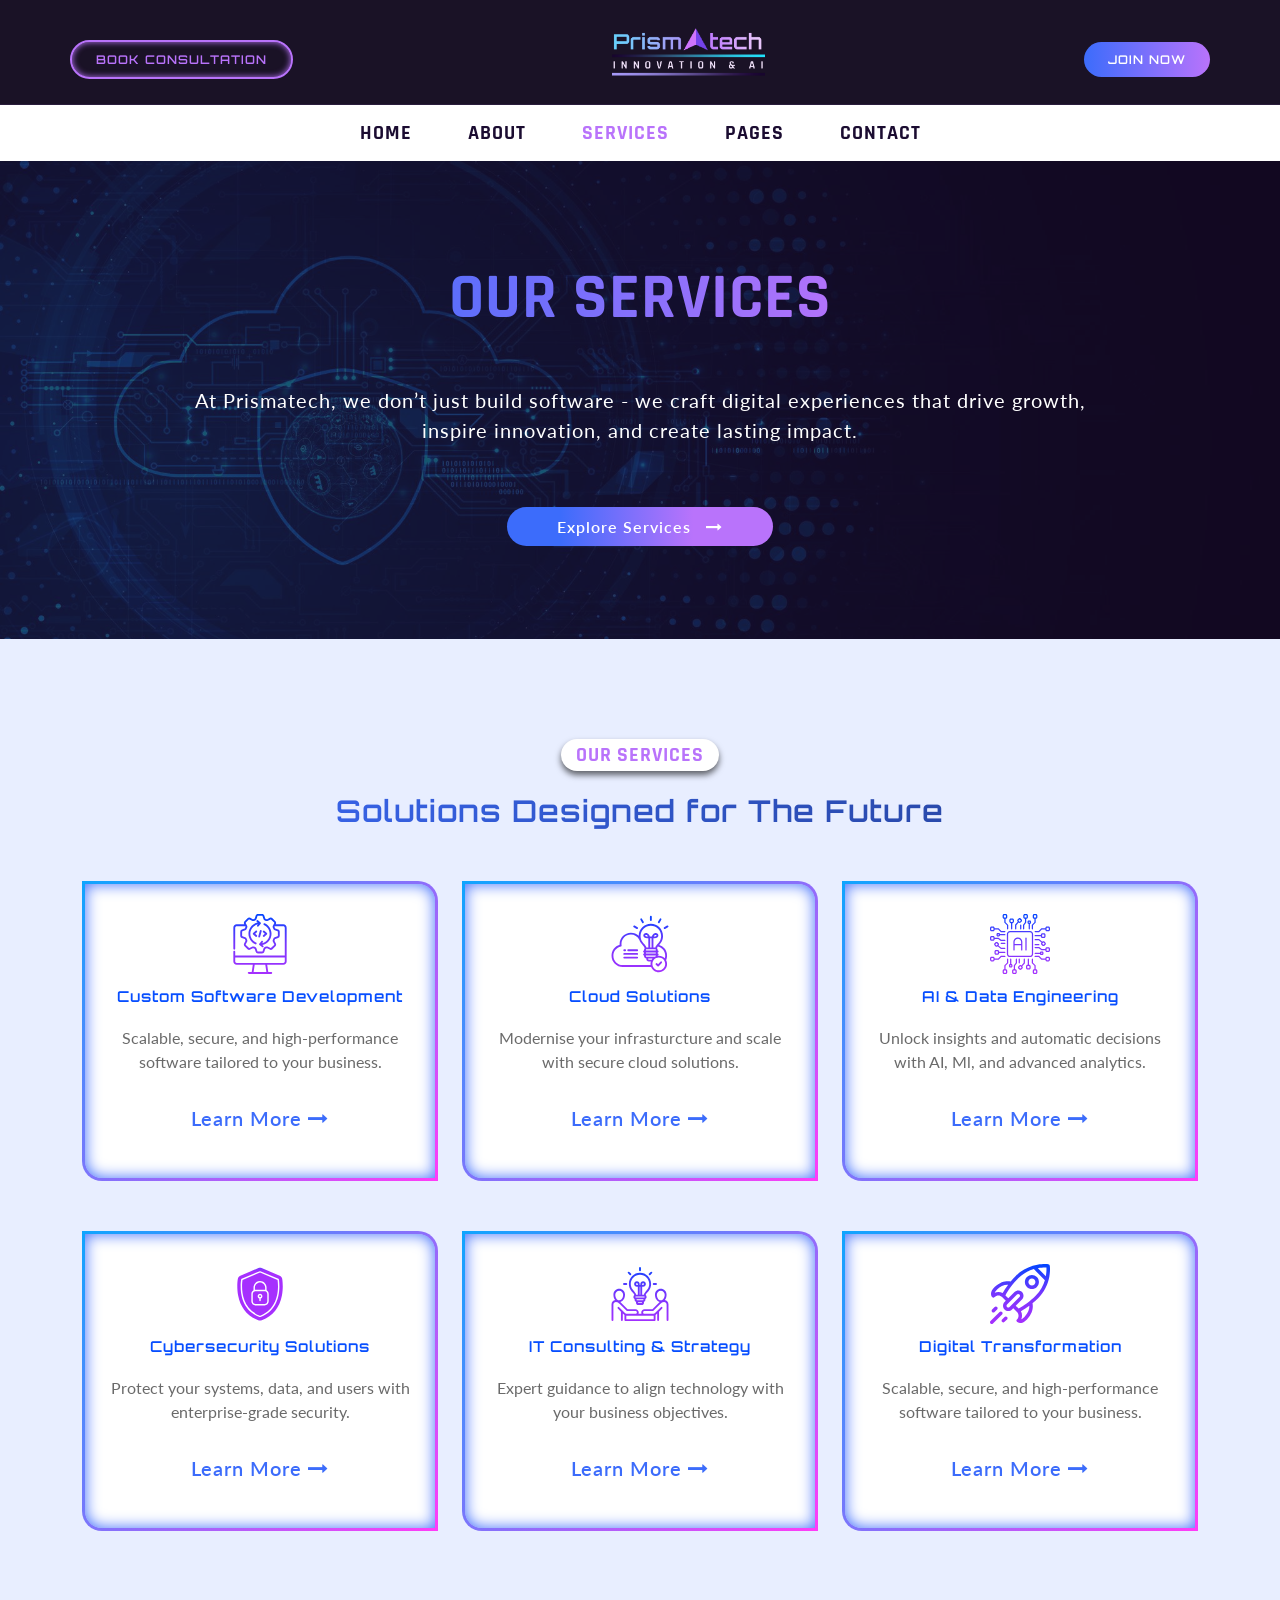
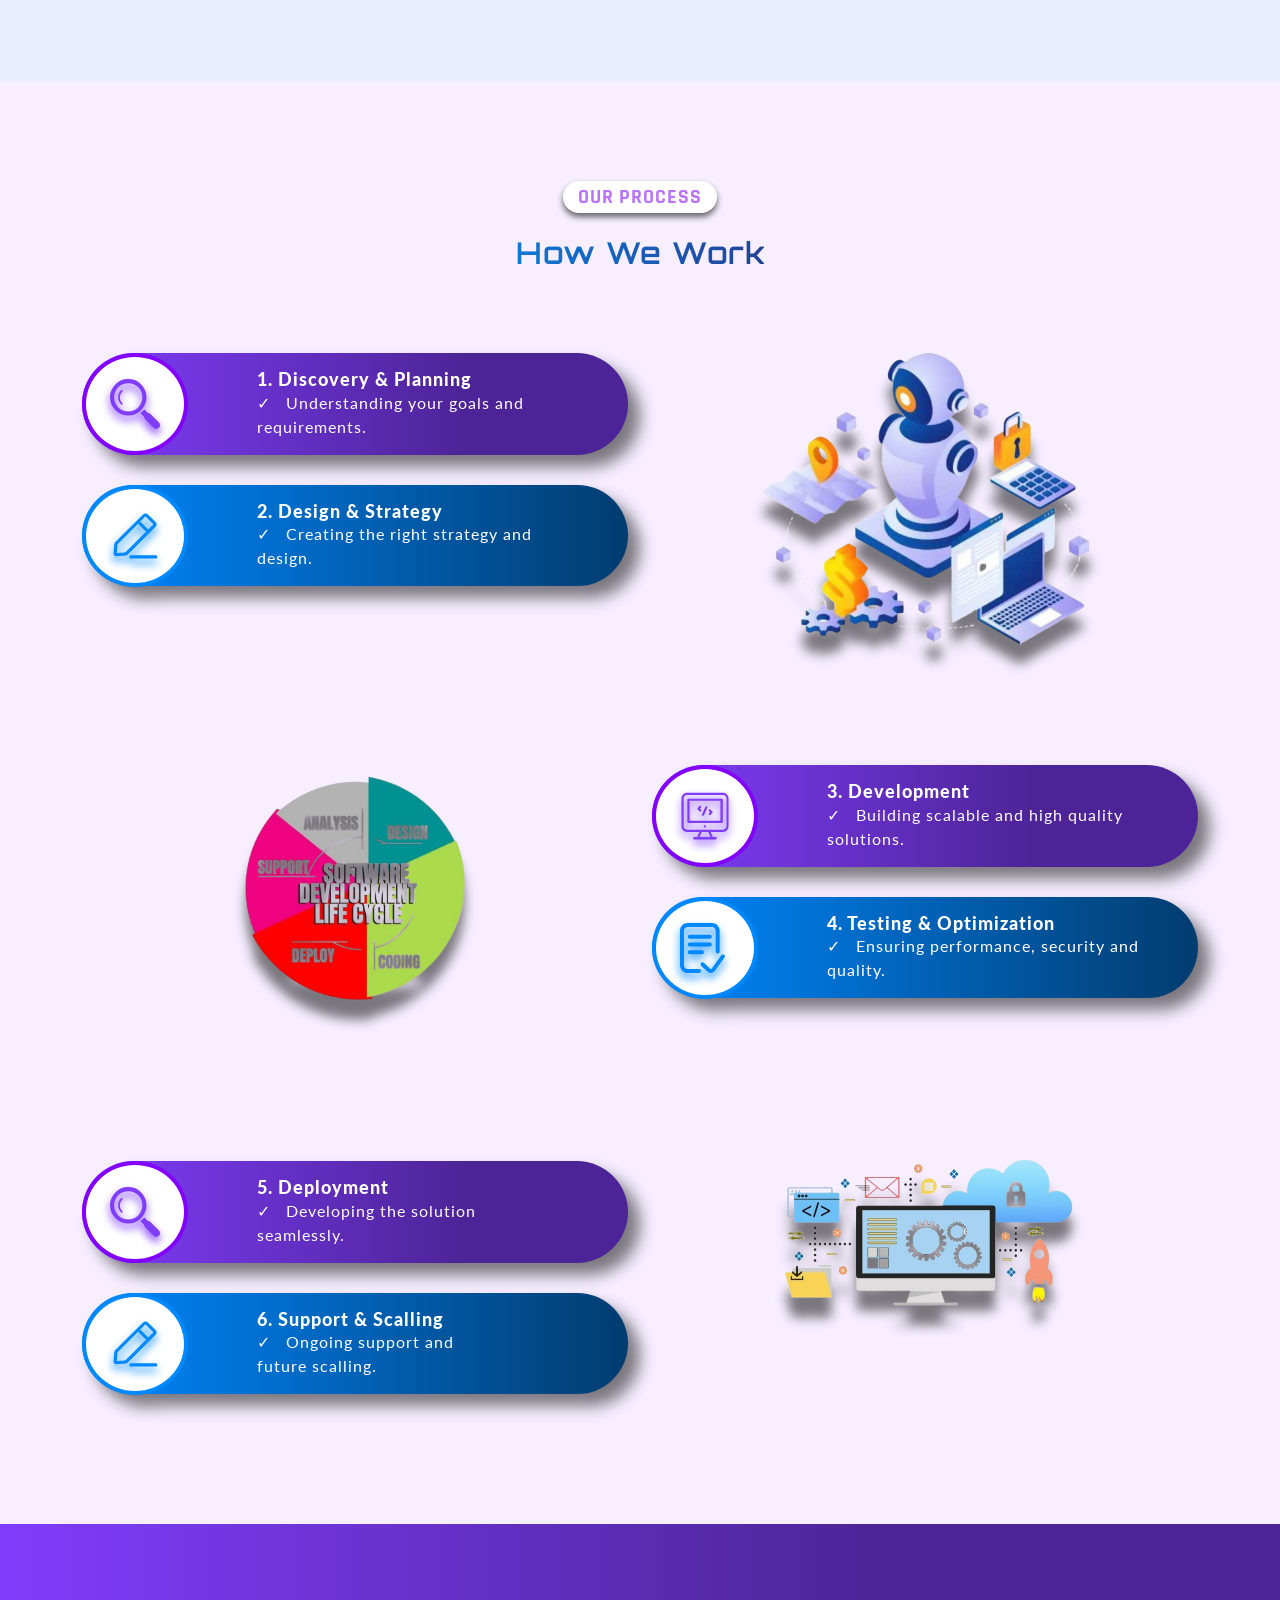
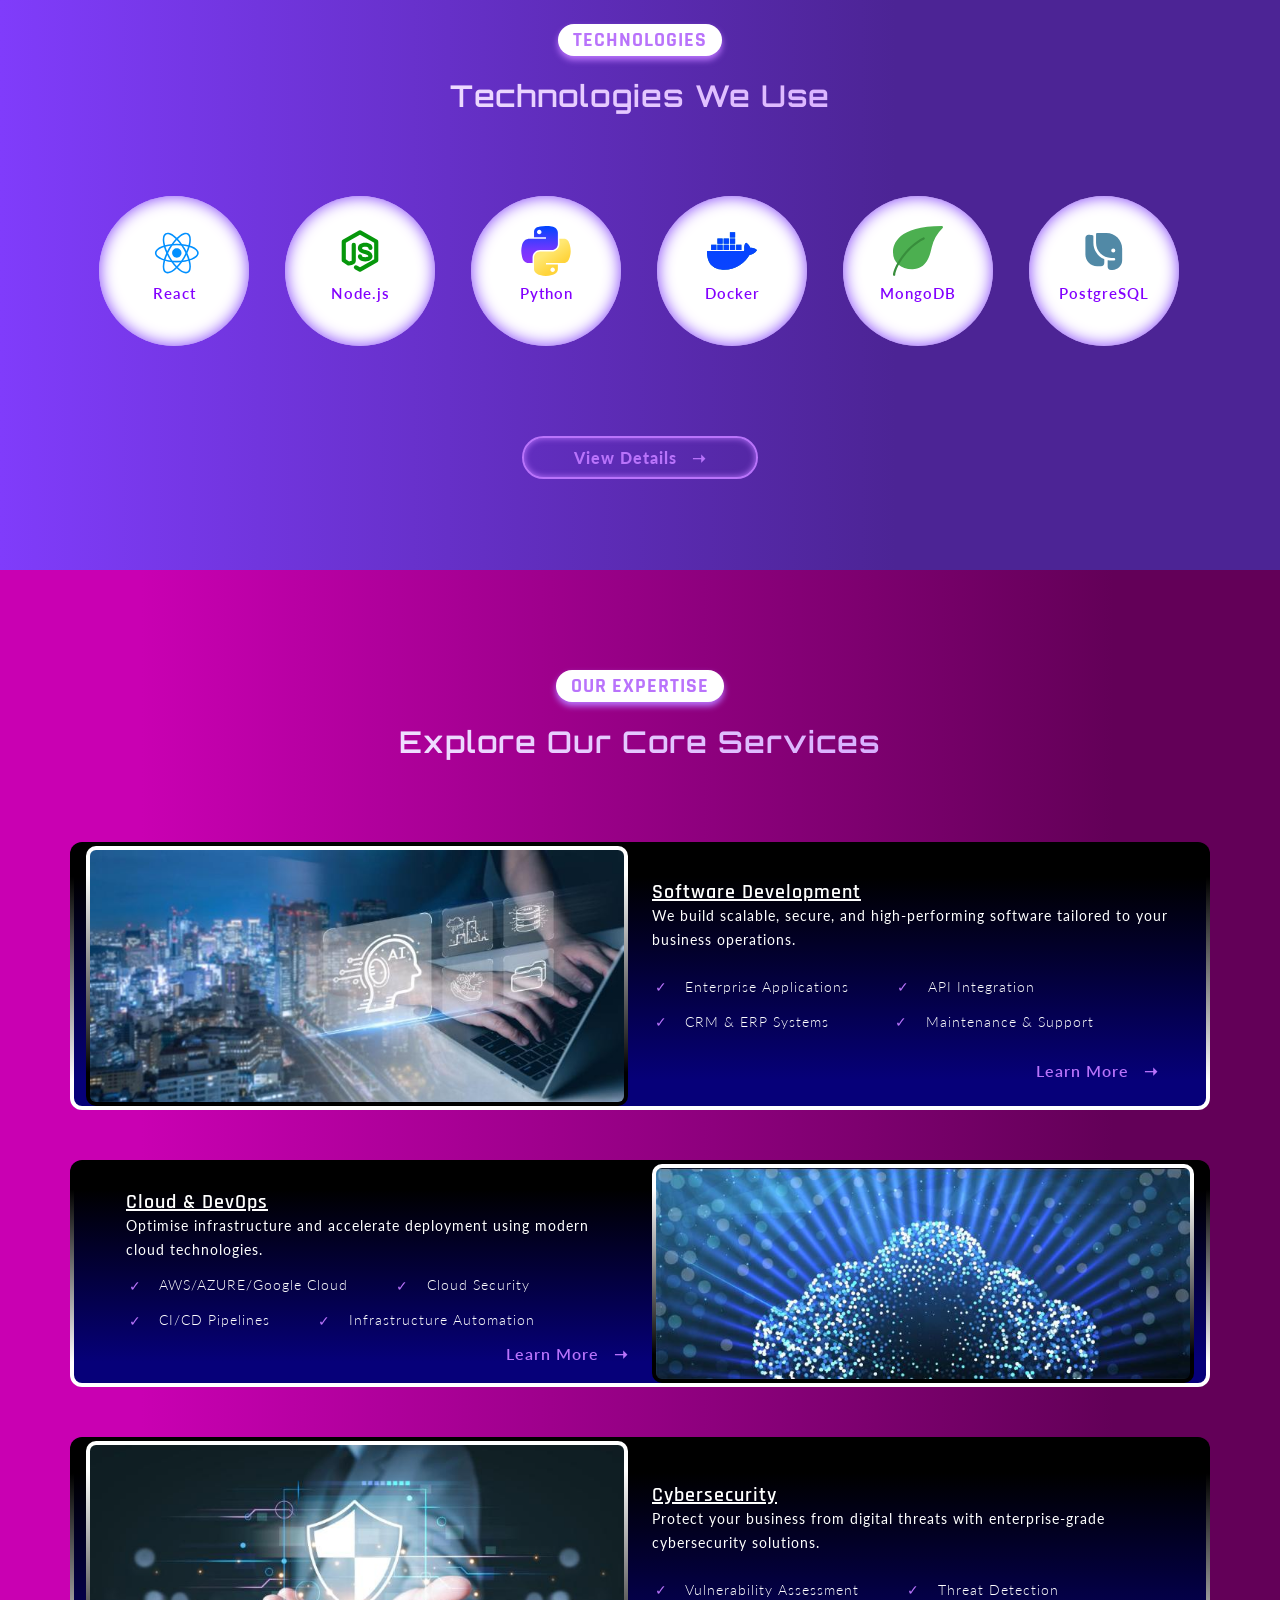
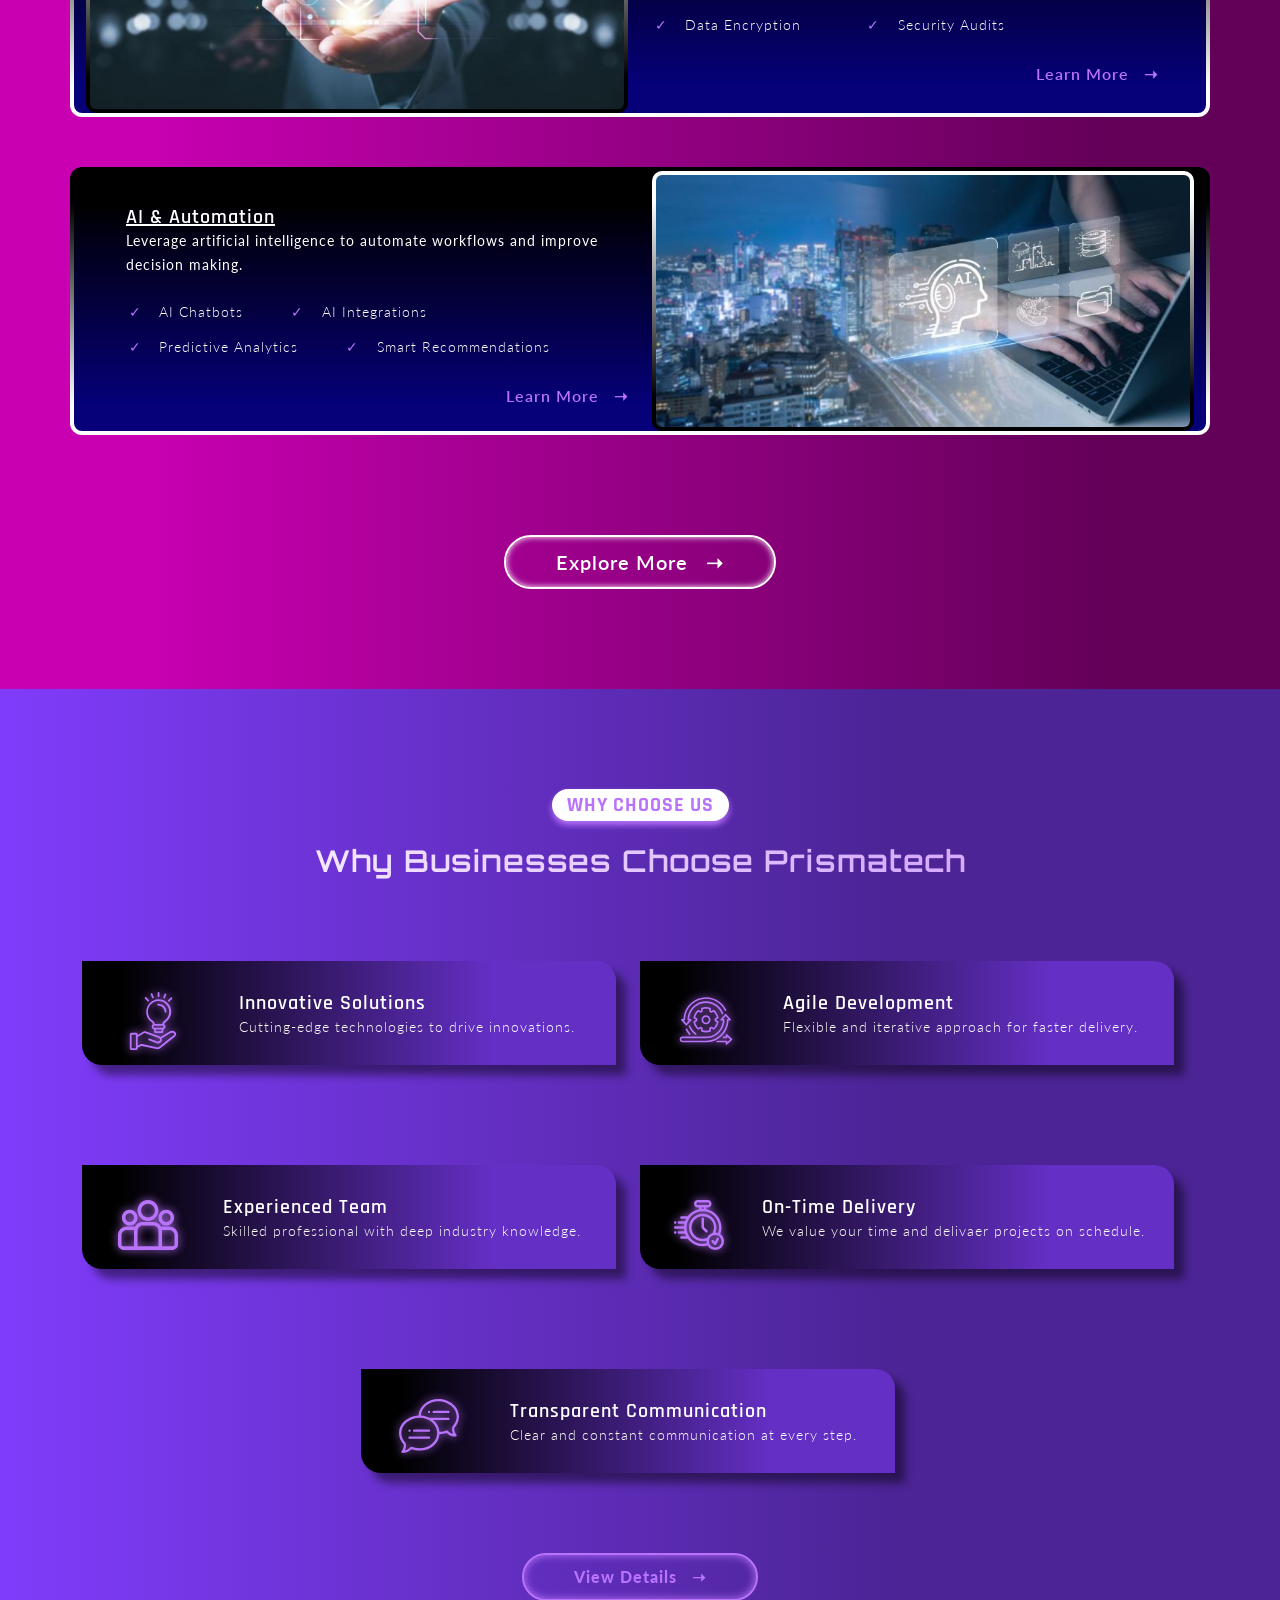
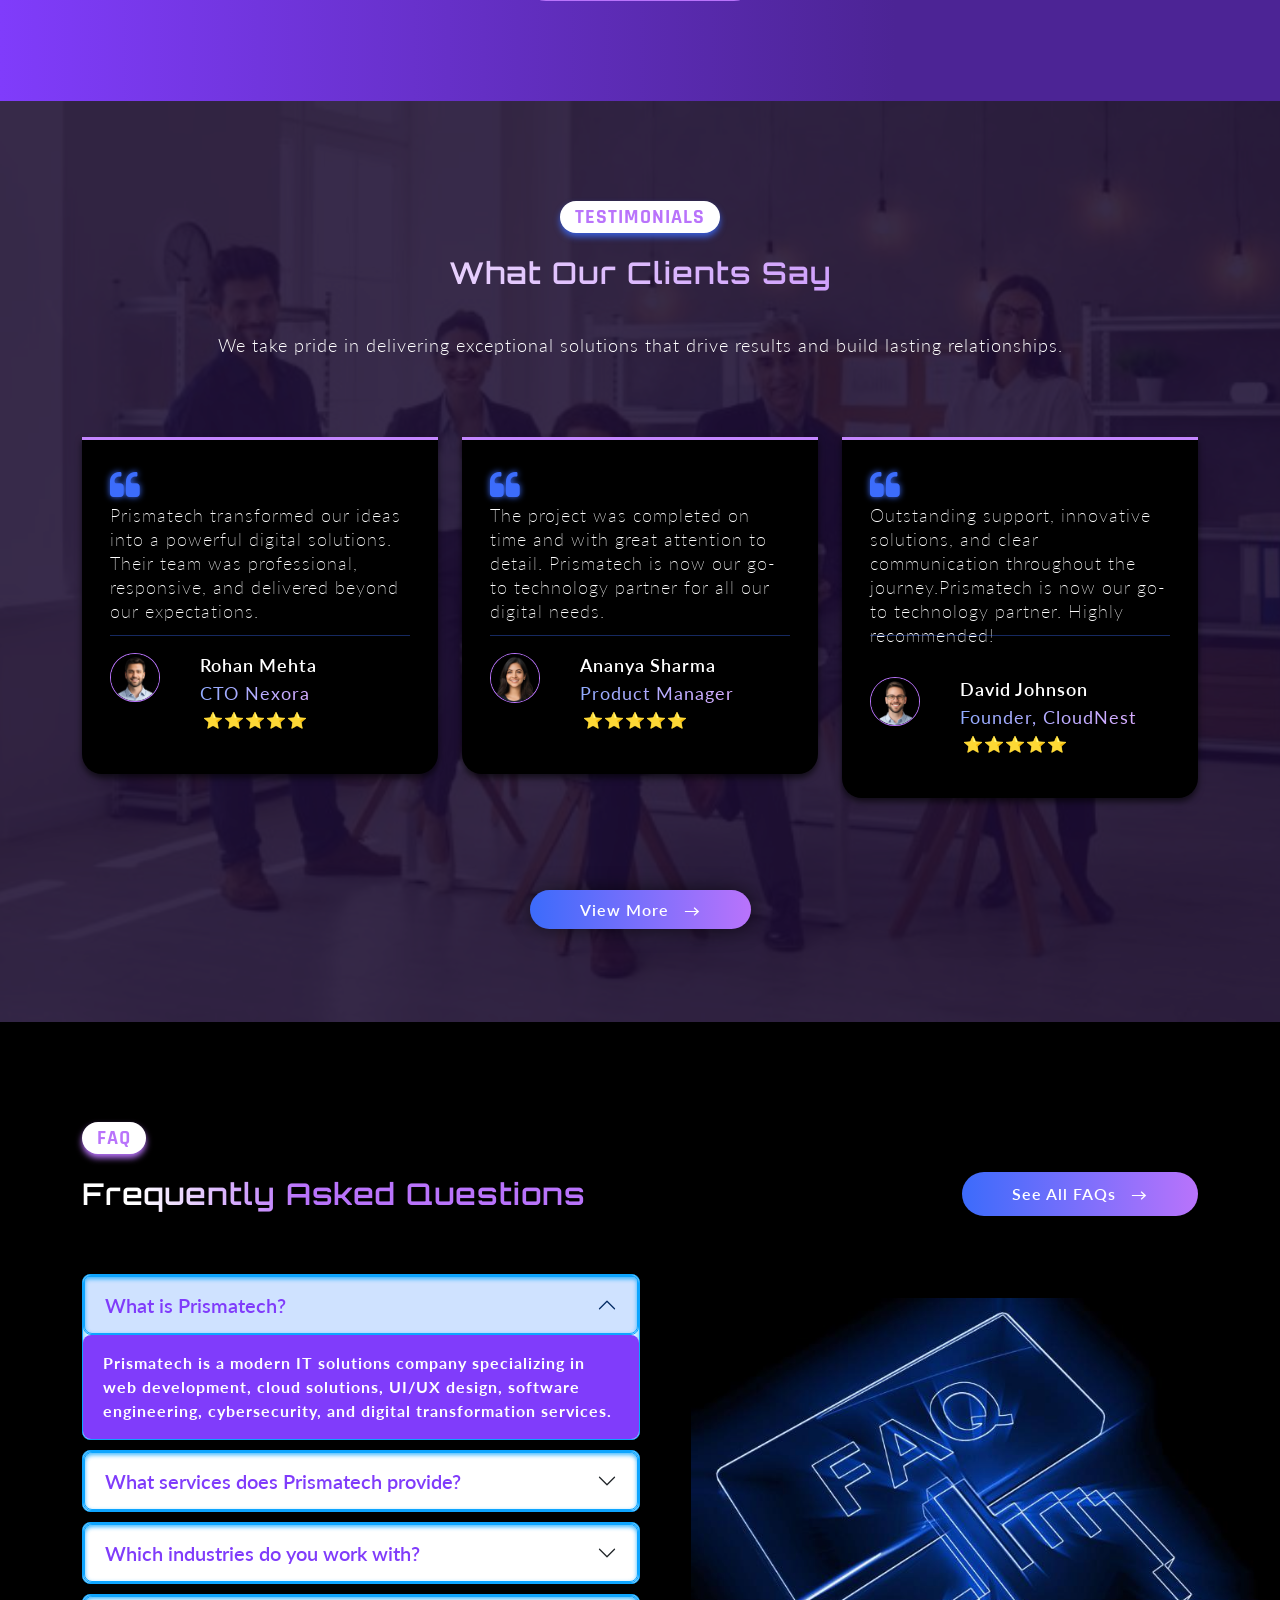
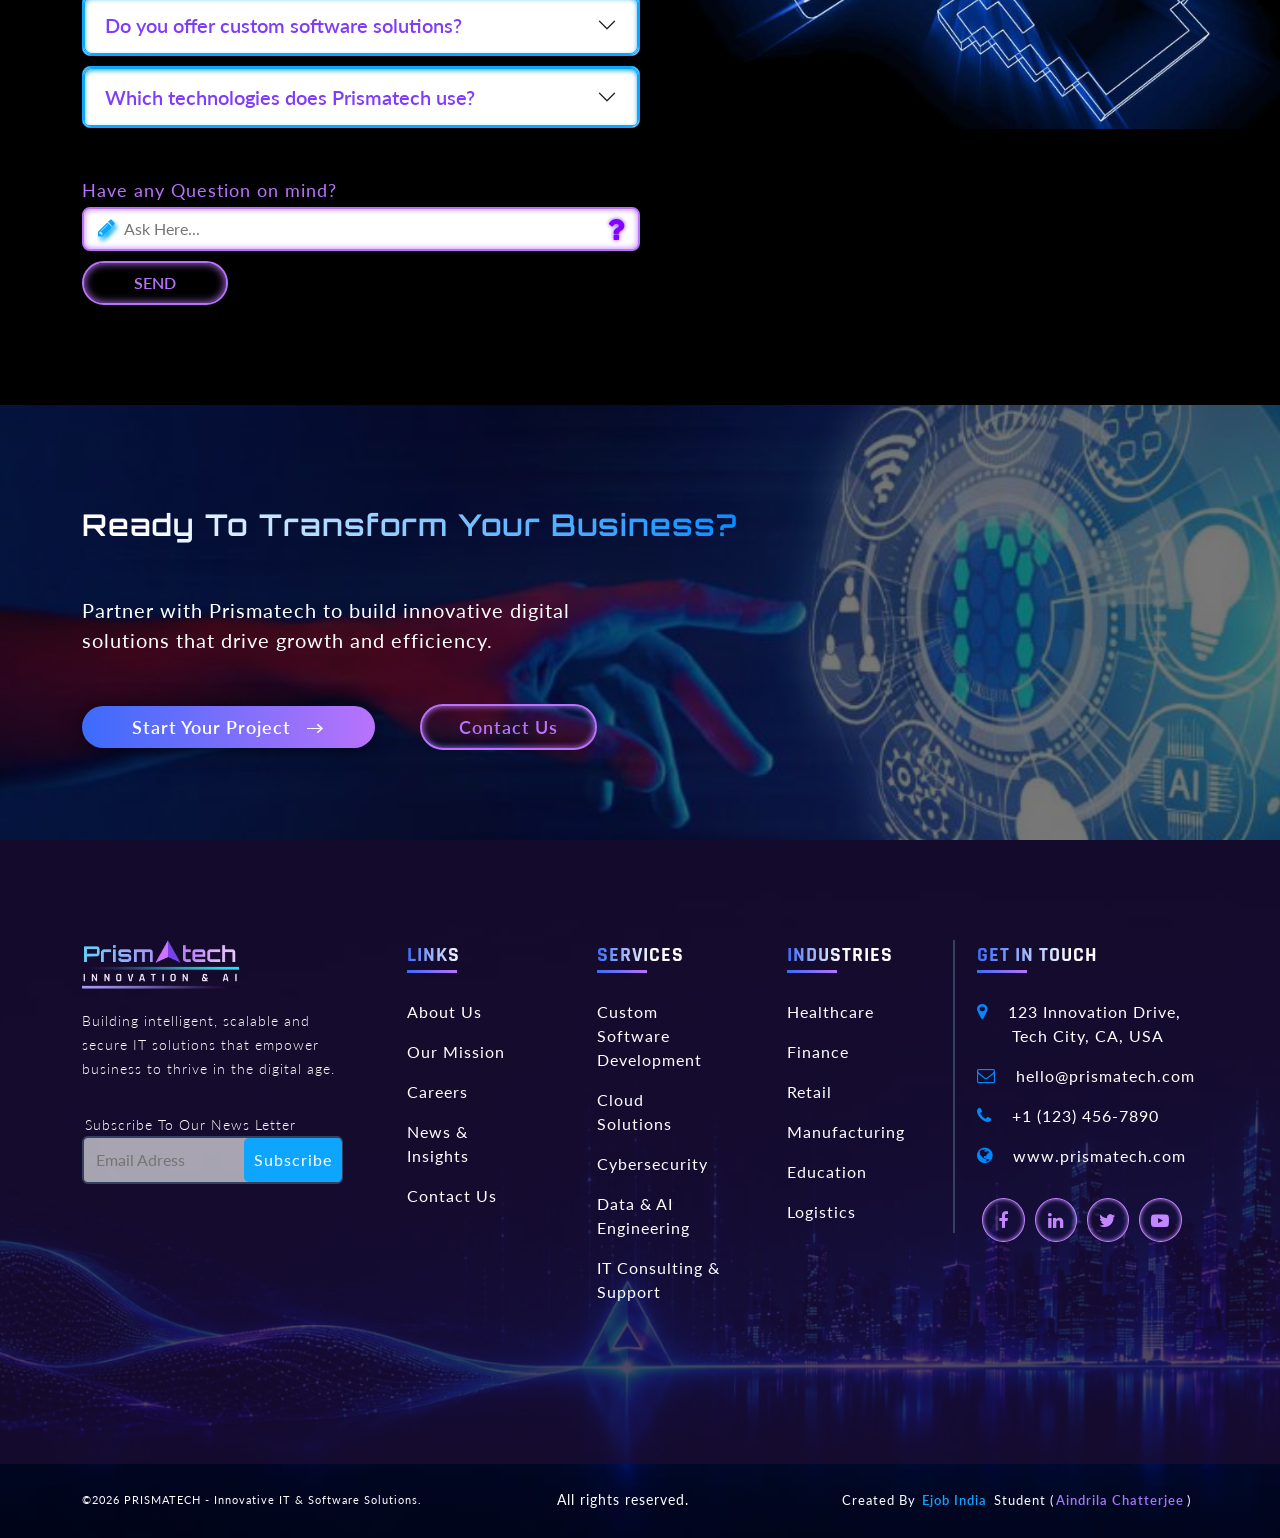
<file: Prismaservice.html>
<!DOCTYPE html>
<html lang="en">
<head>
    <meta charset="UTF-8">
    <meta name="viewport" content="width=device-width, initial-scale=1.0">
    <title>Prismatech - Technical Services & Capabilities</title>
    <link rel="icon" href="./favicon/technology.png">

    <link href="https://cdn.jsdelivr.net/npm/bootstrap@5.1.3/dist/css/bootstrap.min.css" rel="stylesheet" integrity="sha384-1BmE4kWBq78iYhFldvKuhfTAU6auU8tT94WrHftjDbrCEXSU1oBoqyl2QvZ6jIW3" crossorigin="anonymous">

    <link rel="stylesheet" href="https://cdnjs.cloudflare.com/ajax/libs/font-awesome/4.7.0/css/font-awesome.min.css">
    
    <link href="https://fonts.googleapis.com/css2?family=Lato:ital,wght@0,100;0,300;0,400;0,700;0,900;1,100;1,300;1,400;1,700;1,900&family=Orbitron:wght@400..900&family=Rajdhani:wght@300;400;500;600;700&display=swap" rel="stylesheet">

    <link rel="stylesheet" href="./css/servicestyle.css">
</head>
<body>
    <!-- HEADER -->
    <header>
        <main class="topheader">
            <div class="container">
                <main class="row buttons">
                    <!-- <main class="col-lg-3 col-sm-12 book">
                        <a href="#">BOOK CONSULTATION</a>
                    </main>
                    <main class="col-lg-3 offset-2 col-sm-12 logo">
                        <a href="#"><img src="./images/prism-logopng.png" alt="Prismatech Logo"></a>
                    </main>
                    <main class="col-lg-2 offset-2 col-sm-12 join">
                        <a href="#">JOIN NOW</a>
                    </main> -->
                    <nav class="navbar navbar-light">
                            <main class="book">
                                <a href="#">BOOK CONSULTATION</a>
                            </main>
                            <main class="logo">
                              <a href="#"><img src="./images/prism-logopng.png" alt="Prismatech Logo"></a>
                            </main>
                            <main class="join">
                        <a href="#">JOIN NOW</a>
                    </main>
                    </nav>
                </main>
            </div>
            <div class="clear"></div>
        </main>
        <main class="btmheader">
            <!-- <div class="container">
                <main class="row menu">
                    <nav class="col-lg-8 offset-2 col-sm-12">
                        <a href="file:///D:/htmldemo/PRISMATECH-%20Live%20Project/Prismatech_home/prismahome.html" class="active">HOME</a>
                        <a href="file:///D:/htmldemo/PRISMATECH-%20Live%20Project/Prismatech_about/prismabout.html">ABOUT</a>
                        <a href="file:///D:/htmldemo/PRISMATECH-%20Live%20Project/Prismatech_services/Prismaservice.html">SERVICES</a>
                        <a href="file:///D:/htmldemo/PRISMATECH-%20Live%20Project/Prismatech_pages/prismpages.html">PAGES</a>
                        <a href="file:///D:/htmldemo/PRISMATECH-%20Live%20Project/Prismatech_contact/Prismcontact.html">CONTACT</a>
                    </nav>
                </main>
            </div> -->
            <nav class="navbar navbar-expand-lg navbar-light">
  <div class="container">
    <button class="navbar-toggler" type="button" data-bs-toggle="collapse" data-bs-target="#navbarNavAltMarkup" aria-controls="navbarNavAltMarkup" aria-expanded="false" aria-label="Toggle navigation">
      <span class="navbar-toggler-icon"></span>
    </button>
    <div class="collapse navbar-collapse" id="navbarNavAltMarkup">
      <div class="navbar-nav">
        <a class="nav-link" aria-current="page" href="./index.html">HOME</a>
        <a class="nav-link" href="./prismabout.html">ABOUT</a>
        <a class="nav-link active" href="./Prismaservice.html">SERVICES</a>
        <a class="nav-link" href="./prismpages.html">PAGES</a>
        <a class="nav-link" href="./Prismcontact.html">CONTACT</a>
      </div>
    </div>
  </div>
</nav>
            <div class="clear"></div>
        </main>
    </header>

    <section class="banner">
        <main  class="overlay"></main>
        <div class="container">
            <main class="row">
                <main class="col-lg-12 col-sm-12">
            <h1>OUR SERVICES</h1>
            <p>At Prismatech, we don’t just build software - we craft digital experiences that drive growth, <br>
            inspire innovation, and create lasting impact.</p>
            <a href="#">Explore Services &nbsp; <i class="fa fa-long-arrow-right" aria-hidden="true"></i></a>
            </main>
            </main>
        </div>
        <div class="clear"></div>
    </section>

    <section class="services">
        <div class="container">
            <h3>OUR SERVICES</h3>
            <h2>Solutions Designed for The Future</h2>
            <main class="row solution">
                <main class="col-lg-4 col-sm-12">
                <main class="data">
                    <figure>
                        <svg xmlns="http://www.w3.org/2000/svg" version="1.1" xmlns:xlink="http://www.w3.org/1999/xlink" width="60" height="60" x="0" y="0" viewBox="0 0 512 512" style="enable-background:new 0 0 512 512" xml:space="preserve" class=""><g><linearGradient id="a" x1="256" x2="256" y1="511.983" y2=".017" gradientUnits="userSpaceOnUse"><stop offset="0" stop-color="#a630fe"></stop><stop offset=".508" stop-color="#7536fe"></stop><stop offset="1" stop-color="#0045ff"></stop></linearGradient><path fill="url(#a)" d="M455.02 87.95h-64.79l1.23-2.42c4.01-7.84 2.51-17.31-3.73-23.55l-25.26-25.26a20.205 20.205 0 0 0-23.54-3.71l-21.88 11.15c-1.32.66-2.48.69-3.79.08-3.33-1.54-6.67-2.93-9.94-4.13-1.38-.52-2.15-1.32-2.6-2.71l-7.6-23.38c-2.76-8.51-10.33-14-19.28-14h-35.72c-8.84 0-16.6 5.63-19.31 14l-7.61 23.42c-.44 1.37-1.22 2.17-2.56 2.67-3.27 1.2-6.63 2.59-9.97 4.14-1.3.61-2.47.58-3.75-.07l-21.9-11.16a20.2 20.2 0 0 0-23.55 3.7l-25.26 25.26c-6.25 6.25-7.74 15.71-3.74 23.54l1.24 2.44H56.95c-15.69 0-28.46 12.77-28.46 28.46v180.74c0 4.42 3.58 7.99 7.99 7.99 4.42 0 7.99-3.58 7.99-7.99V116.41c0-6.88 5.6-12.47 12.47-12.47h72.92l1.81 3.55c.64 1.25.66 2.37.02 3.74-1.55 3.42-2.89 6.66-4.11 9.93-.49 1.33-1.33 2.13-2.67 2.58l-23.43 7.6a20.232 20.232 0 0 0-13.99 19.28v35.72c0 8.8 5.62 16.55 14 19.28l23.37 7.58c1.39.46 2.23 1.26 2.73 2.62 1.2 3.24 2.54 6.48 4.13 9.96.61 1.32.6 2.42-.07 3.72l-11.16 21.92c-4.01 7.84-2.51 17.31 3.73 23.55l25.26 25.26a20.28 20.28 0 0 0 23.54 3.74l21.93-11.19c1.27-.65 2.44-.66 3.74-.07 3.34 1.55 6.69 2.94 9.92 4.12 1.39.52 2.17 1.32 2.61 2.72l7.6 23.38a20.243 20.243 0 0 0 19.31 14.03h35.72c8.81 0 16.56-5.64 19.28-14.03l7.61-23.42c.44-1.37 1.22-2.17 2.56-2.67 3.27-1.2 6.62-2.59 9.92-4.12 1.34-.61 2.52-.59 3.79.04l21.94 11.21c7.85 3.97 17.31 2.47 23.52-3.75l25.26-25.26c6.25-6.24 7.75-15.71 3.74-23.54l-11.17-21.94c-.65-1.28-.68-2.43-.07-3.74 1.44-3.11 2.79-6.37 4.13-9.99.49-1.33 1.33-2.13 2.67-2.58l23.42-7.6a20.232 20.232 0 0 0 13.99-19.28v-35.72c0-8.8-5.62-16.55-14-19.28l-23.37-7.58c-1.39-.46-2.23-1.26-2.73-2.62-1.33-3.59-2.68-6.84-4.14-9.99-.6-1.27-.57-2.42.08-3.7l1.79-3.51h72.92c6.89 0 12.5 5.59 12.5 12.47v238.42H44.48V322.1c0-4.42-3.58-7.99-7.99-7.99s-7.99 3.58-7.99 7.99v83.03c0 15.71 12.77 28.49 28.46 28.49H194.6l-9.27 62.33h-25.42c-4.42 0-7.99 3.58-7.99 7.99s3.58 7.99 7.99 7.99h192.18c4.42 0 7.99-3.58 7.99-7.99s-3.58-7.99-7.99-7.99h-25.45l-9.27-62.33h137.65c15.71 0 28.49-12.78 28.49-28.49V116.41c0-15.7-12.78-28.46-28.49-28.46zm-72.91 51 23.4 7.59c1.85.6 2.96 2.13 2.96 4.08v35.72c0 1.95-1.11 3.47-2.95 4.08l-23.46 7.61c-6.02 1.99-10.53 6.34-12.69 12.23-1.19 3.19-2.38 6.08-3.64 8.8-2.67 5.75-2.56 12.04.32 17.71l11.18 21.96c.88 1.72.58 3.58-.8 4.96l-25.26 25.26c-1.38 1.38-3.25 1.67-4.97.8l-21.95-11.22c-5.63-2.84-11.91-2.96-17.7-.31-2.94 1.36-5.89 2.58-8.79 3.65-5.97 2.22-10.32 6.76-12.24 12.76l-7.6 23.39c-.6 1.86-2.13 2.97-4.07 2.97h-35.72c-1.97 0-3.5-1.11-4.1-2.98l-7.59-23.36c-1.93-6.03-6.28-10.57-12.29-12.81-2.86-1.05-5.8-2.27-8.78-3.65-2.76-1.26-5.64-1.89-8.5-1.89-3.12 0-6.23.75-9.17 2.24l-21.92 11.18c-1.75.89-3.62.59-5-.79l-25.26-25.26c-1.38-1.38-1.69-3.24-.8-4.98l11.15-21.9c2.92-5.64 3.04-11.95.38-17.69-1.4-3.08-2.6-5.98-3.66-8.83-2.17-5.92-6.68-10.27-12.75-12.28l-23.4-7.59c-1.85-.6-2.96-2.13-2.96-4.08V150.6c0-1.95 1.11-3.47 2.95-4.08l23.46-7.61c6.02-1.99 10.53-6.35 12.69-12.23 1.07-2.89 2.27-5.79 3.63-8.78 2.71-5.79 2.59-12.1-.32-17.73l-3.86-7.58c-.1-.21-.2-.42-.31-.62l-7-13.76c-.88-1.72-.58-3.58.8-4.96l25.26-25.26c1.37-1.37 3.23-1.66 4.98-.77l21.95 11.19c5.68 2.86 11.97 2.97 17.7.31 2.94-1.36 5.88-2.58 8.78-3.64 5.97-2.22 10.32-6.76 12.24-12.76l7.6-23.39c.6-1.84 2.13-2.95 4.1-2.95h35.72c1.95 0 3.48 1.1 4.08 2.95l7.59 23.36c1.93 6.03 6.28 10.57 12.25 12.79.01 0 .03.01.04.01 2.86 1.05 5.8 2.27 8.74 3.63 5.74 2.66 12.02 2.55 17.74-.33l21.92-11.17c1.74-.89 3.59-.6 4.96.78l25.26 25.26c1.39 1.39 1.69 3.24.8 4.98l-11.17 21.95c-2.89 5.68-3 11.98-.33 17.69 1.27 2.73 2.46 5.62 3.63 8.78 2.18 5.93 6.69 10.28 12.75 12.29zm-71.63 357.04H201.49l9.27-62.33h90.44zm144.54-78.32H56.95c-6.88 0-12.47-5.61-12.47-12.5v-34.36h423.04v34.36c0 6.9-5.61 12.5-12.5 12.5zM354.33 168.48c0 24.51-9.08 48-25.56 66.13-13.99 15.38-32.3 25.82-52.38 30.07l6.88 5.41c3.47 2.73 4.08 7.75 1.35 11.22a7.976 7.976 0 0 1-6.29 3.06c-1.73 0-3.47-.56-4.93-1.71l-22.34-17.55c-3.47-2.73-4.08-7.75-1.35-11.22l17.55-22.34c2.73-3.47 7.75-4.08 11.22-1.35s4.08 7.75 1.35 11.22l-5.83 7.43c37.29-8.25 64.35-41.23 64.35-80.37 0-32.51-19.19-62.06-48.89-75.27-4.03-1.79-5.85-6.52-4.05-10.55 1.79-4.03 6.52-5.85 10.55-4.05 35.46 15.77 58.37 51.05 58.37 89.87zm-115.91-60.01c-1.73 0-3.47-.56-4.94-1.71a8 8 0 0 1-1.34-11.23l5.84-7.43c-37.24 8.26-64.33 41.35-64.33 80.37 0 32.49 19.18 62.03 48.86 75.24 4.03 1.8 5.85 6.52 4.05 10.55a8.005 8.005 0 0 1-10.56 4.06c-35.44-15.78-58.35-51.05-58.35-89.85 0-46.97 32.88-86.77 77.91-96.22l-6.88-5.41a7.998 7.998 0 0 1-1.35-11.22 7.998 7.998 0 0 1 11.22-1.35l22.37 17.58c1.67 1.31 2.75 3.23 3 5.34s-.34 4.23-1.65 5.89l-17.58 22.34a7.93 7.93 0 0 1-6.27 3.05zm11.15 92.02c-.68 0-1.38-.09-2.07-.27a8 8 0 0 1-5.66-9.79l12.84-47.99c1.14-4.26 5.52-6.8 9.79-5.66s6.8 5.52 5.66 9.79l-12.84 47.99a8.008 8.008 0 0 1-7.72 5.93zm-20.24-44.92-14.67 12.91 14.67 12.91c3.31 2.92 3.64 7.97.72 11.28a7.959 7.959 0 0 1-6 2.71c-1.88 0-3.76-.66-5.28-1.99l-21.49-18.91c-1.72-1.52-2.71-3.7-2.71-6s.99-4.48 2.71-6l21.49-18.91c3.31-2.92 8.36-2.59 11.28.72 2.92 3.32 2.6 8.37-.72 11.28zm53.31 25.82 14.67-12.91-14.67-12.91c-3.31-2.92-3.64-7.97-.72-11.28a7.984 7.984 0 0 1 11.28-.72l21.49 18.91c1.72 1.52 2.71 3.7 2.71 6s-.99 4.48-2.71 6l-21.49 18.91a7.942 7.942 0 0 1-5.28 1.99c-2.22 0-4.42-.92-6-2.71-2.92-3.32-2.6-8.37.72-11.28z" opacity="1" data-original="url(#a)" class=""></path></g></svg>
                        <figcaption>
                            <h4>Custom Software  Development</h4>
                            <p>Scalable, secure, and 
                               high-performance 
                               software tailored to 
                                your business.</p>
                                <a href="#">Learn More <i class="fa fa-long-arrow-right" aria-hidden="true"></i></a>
                        </figcaption>
                    </figure>
                </main>
                </main>
                <main class="col-lg-4 col-sm-12">
                <main class="data">
                    <figure>
                        <svg xmlns="http://www.w3.org/2000/svg" version="1.1" xmlns:xlink="http://www.w3.org/1999/xlink" width="60" height="60" x="0" y="0" viewBox="0 0 512 512" style="enable-background:new 0 0 512 512" xml:space="preserve" class=""><g><linearGradient id="a" x1="118.692" x2="508.189" y1="501.124" y2="111.627" gradientUnits="userSpaceOnUse"><stop offset="0" stop-color="#9d31fe"></stop><stop offset="1" stop-color="#0cb0d3"></stop></linearGradient><path fill="url(#a)" d="M463.915 293.235a96.407 96.407 0 0 0-43.892-29.151c4.21-4.716 8.545-9.626 12.832-15.573 12.804-17.721 19.571-38.68 19.571-60.611 0-57.193-46.53-103.723-103.723-103.723-56.588 0-102.734 45.528-103.729 101.868-17.582-17.02-41.264-26.865-66.771-26.865-53.005 0-96.127 43.122-96.127 96.127 0 2.647.113 5.32.34 8-40.636 11.743-69.418 49.47-69.418 92.372 0 53.005 43.122 96.127 96.127 96.127h241.69c10.352 26.101 35.835 44.616 65.577 44.616 38.906 0 70.559-31.64 70.559-70.531a70.048 70.048 0 0 0-7.822-32.215c5.187-12.005 7.822-24.765 7.822-37.997 0-22.893-8.182-45.069-23.037-62.443zm7.037 62.443c0 7.566-1.031 14.945-3.071 22.06-12.884-13.757-31.193-22.378-51.488-22.378-3.278 0-6.5.243-9.66.678v-1.969h.107a8 8 0 0 0 0-16h-.107v-10.39h.107a8 8 0 0 0 0-16h-.107v-6.711c0-5.155-2.061-9.832-5.391-13.273 1.845-5.377 4.373-9.893 7.408-14.129 36.312 8.259 62.201 40.376 62.201 78.113zm-145.287 24.214h37.329a70.731 70.731 0 0 0-7.298 10.135h-24.963c-2.747 0-5.067-2.321-5.067-5.067v-5.067zm57.125-16h-73.033c-1.687 0-3.111-1.425-3.111-3.112v-6.711h84.088v6.144a70.268 70.268 0 0 0-7.943 3.679zm-76.145-58.924c0-1.687 1.425-3.111 3.111-3.111h77.865c1.687 0 3.111 1.425 3.111 3.111v6.711h-84.088v-6.711zm36.11-97.333h11.867a94.86 94.86 0 0 0-.115 4.727v73.494H342.87v-73.494a94.86 94.86 0 0 0-.115-4.727zm47.978 120.044v10.39h-84.088v-10.39zm-42.029-227.502c48.37 0 87.723 39.353 87.723 87.723 0 18.545-5.72 36.264-16.545 51.248-4.039 5.603-8.334 10.41-12.487 15.059-8.306 9.295-16.257 18.204-20.993 31.649h-15.894v-73.494c0-1.622.05-3.199.148-4.727h7.356c24.86 0 31.871-12.464 33.731-17.823 2.825-8.141.528-17.198-5.565-22.007-7.464-5.936-19.103-6.728-28.959-1.973-6.234 3.008-15.575 10.011-20.087 25.803h-16.887c-4.512-15.792-13.853-22.795-20.087-25.803-9.857-4.755-21.494-3.962-28.937 1.956-6.116 4.827-8.413 13.884-5.588 22.024 1.86 5.359 8.871 17.823 33.731 17.823h7.356c.099 1.529.148 3.105.148 4.727v73.494h-15.894c-4.736-13.445-12.688-22.354-20.993-31.649-4.153-4.649-8.448-9.456-12.492-15.066-10.82-14.977-16.54-32.696-16.54-51.241 0-48.371 39.365-87.723 87.752-87.723zm25.446 91.458c2.329-5.399 5.721-9.317 10.022-11.393 4.828-2.329 9.811-1.693 12.042.08.438.422 1.173 2.381.315 4.504-1.722 4.263-8.645 6.809-18.518 6.809h-3.862zm-50.922 0h-3.862c-9.873 0-16.796-2.545-18.518-6.809-.857-2.123-.122-4.082.309-4.497 1.216-.967 3.241-1.596 5.611-1.596 1.994 0 4.232.446 6.438 1.509 4.302 2.075 7.693 5.994 10.022 11.393zm-214.103 244.17c-44.183 0-80.127-35.945-80.127-80.127 0-37.835 26.845-70.84 63.83-78.478a8 8 0 0 0 6.281-9.101 80.989 80.989 0 0 1-1.033-12.793c0-44.182 35.944-80.127 80.127-80.127 30.481 0 57.837 16.861 71.562 44.041a103.02 103.02 0 0 0 14.752 29.284c4.528 6.282 9.107 11.407 13.535 16.363 7.77 8.696 14.268 15.999 17.982 26.828-3.33 3.441-5.391 8.118-5.391 13.273v6.711h-.107a8 8 0 0 0 0 16h.107v10.39h-.107a8 8 0 0 0 0 16h.107v6.711c0 10.507 8.524 19.057 19.02 19.107v5.072c0 11.617 9.451 21.067 21.067 21.067h17.997a70.296 70.296 0 0 0-2.867 19.864c0 3.366.252 6.673.71 9.915H109.126zm307.268 44.616c-30.068 0-54.531-24.462-54.531-54.531s24.463-54.531 54.531-54.531 54.559 24.462 54.559 54.531-24.475 54.531-54.559 54.531zm25.064-74.528a8 8 0 0 1 .517 11.302l-25.738 28.204a8 8 0 0 1-11.457.371l-13.605-13.096a8 8 0 0 1 11.096-11.528l7.687 7.398 20.2-22.135a8.001 8.001 0 0 1 11.302-.517zm-327.775-96.164a8 8 0 0 1 8-8h7.342a8 8 0 0 1 0 16h-7.342a8 8 0 0 1-8-8zm126.038 0a8 8 0 0 1-8 8h-76.108a8 8 0 0 1 0-16h76.108a8 8 0 0 1 8 8zm0 31.067a8 8 0 0 1-8 8H121.512a8 8 0 0 1 0-16H231.72a8 8 0 0 1 8 8zm0 31.095a8 8 0 0 1-8 8H121.512a8 8 0 0 1 0-16H231.72a8 8 0 0 1 8 8zM340.704 52.237V23.579a8 8 0 0 1 16 0v28.658a8 8 0 0 1-16 0zM259.6 49.603a8 8 0 0 1 2.93-10.927 8 8 0 0 1 10.928 2.93l14.314 24.802a8 8 0 0 1-13.858 7.998zm-60.151 52.156a8 8 0 0 1 10.926-2.936l24.831 14.314a8 8 0 0 1-7.989 13.862l-24.831-14.314a8 8 0 0 1-2.936-10.926zm210.157-35.351 14.314-24.802a8 8 0 0 1 13.858 7.997l-14.314 24.803a7.996 7.996 0 0 1-10.928 2.93 8 8 0 0 1-2.93-10.928zm85.388 46.277-24.831 14.314a7.994 7.994 0 0 1-10.925-2.936 7.999 7.999 0 0 1 2.936-10.926l24.831-14.314a7.999 7.999 0 0 1 10.926 2.936 7.999 7.999 0 0 1-2.936 10.926z" opacity="1" data-original="url(#a)" class=""></path></g></svg>
                        <figcaption>
                            <h4>Cloud Solutions</h4>
                            <p>Modernise your 
                            infrasturcture and 
                            scale with secure 
                            cloud solutions.</p>
                            <a href="#">Learn More <i class="fa fa-long-arrow-right" aria-hidden="true"></i></a>
                        </figcaption>
                    </figure>
                </main>
                </main>
                <main class="col-lg-4 col-sm-12">
                <main class="data">
                    <figure>
                        <svg xmlns="http://www.w3.org/2000/svg" version="1.1" xmlns:xlink="http://www.w3.org/1999/xlink" width="60" height="60" x="0" y="0" viewBox="0 0 512 512" style="enable-background:new 0 0 512 512" xml:space="preserve" class=""><g><linearGradient id="a" x1="57.637" x2="454.363" y1="454.363" y2="57.637" gradientUnits="userSpaceOnUse"><stop offset="0" stop-color="#f803fe"></stop><stop offset="1" stop-color="#0ecbde"></stop></linearGradient><path fill="url(#a)" d="M367.968 341.321V170.679c0-14.701-11.962-26.663-26.663-26.663h-170.61c-14.701 0-26.663 11.962-26.663 26.663v170.642c0 14.701 11.962 26.663 26.663 26.663h170.611c14.7 0 26.662-11.962 26.662-26.663zm-213.271 0V170.679c0-8.822 7.176-15.998 15.998-15.998h170.611c8.822 0 15.998 7.176 15.998 15.998v170.642c0 8.822-7.176 15.998-15.998 15.998H170.695c-8.822 0-15.998-7.176-15.998-15.998zm83.05-141.717c-21.091 0-38.245 17.156-38.245 38.242v69.219c0 2.945 2.385 5.333 5.333 5.333s5.333-2.388 5.333-5.333V266.84h55.159v40.226a5.332 5.332 0 0 0 5.333 5.333 5.332 5.332 0 0 0 5.333-5.333v-69.219c-.001-21.086-17.155-38.243-38.246-38.243zm27.58 56.57h-55.159v-18.328c0-15.206 12.373-27.577 27.579-27.577s27.579 12.371 27.579 27.577v18.328zm47.17-51.237v102.129c0 2.945-2.385 5.333-5.333 5.333s-5.333-2.388-5.333-5.333V204.937c0-2.945 2.385-5.333 5.333-5.333s5.333 2.388 5.333 5.333zm49.222-73.057a5.332 5.332 0 0 0 5.333-5.333V96.882l21.221-21.221c1-1 1.562-2.356 1.562-3.77V39.755h1.567c7.145 0 12.962-5.812 12.962-12.956V12.993c0-7.145-5.817-12.956-12.962-12.956h-13.805c-7.145 0-12.956 5.812-12.956 12.956v13.805c0 7.145 5.812 12.956 12.956 12.956h1.573v29.928l-21.221 21.221c-1 1-1.562 2.356-1.562 3.77v31.873a5.332 5.332 0 0 0 5.332 5.334zm15.878-102.79a2.293 2.293 0 0 1-2.291-2.291V12.993a2.293 2.293 0 0 1 2.291-2.291h13.805a2.298 2.298 0 0 1 2.297 2.291v13.805a2.297 2.297 0 0 1-2.297 2.291h-13.805zm-90.768 102.79a5.332 5.332 0 0 0 5.333-5.333V96.434l15.841-21.367a5.364 5.364 0 0 0 1.047-3.177V39.755h1.568c7.145 0 12.956-5.812 12.956-12.956V12.993c0-7.145-5.812-12.956-12.956-12.956h-13.805c-7.145 0-12.956 5.812-12.956 12.956v13.805c0 7.145 5.812 12.956 12.956 12.956h1.573V70.13l-15.841 21.367a5.364 5.364 0 0 0-1.047 3.177v31.873a5.329 5.329 0 0 0 5.331 5.333zm9.983-102.79a2.293 2.293 0 0 1-2.291-2.291V12.993a2.293 2.293 0 0 1 2.291-2.291h13.805a2.293 2.293 0 0 1 2.291 2.291v13.805a2.293 2.293 0 0 1-2.291 2.291h-13.805zm-34.714 102.79a5.332 5.332 0 0 1-5.333-5.333V95.403a5.332 5.332 0 0 1 5.333-5.333 5.332 5.332 0 0 1 5.333 5.333v31.144a5.332 5.332 0 0 1-5.333 5.333zm-42.874-.237a5.332 5.332 0 0 0 5.333-5.333V96.028l19.458-22.986.32.32c4.747 4.737 12.467 4.742 17.216-.003l8.759-8.759c4.752-4.746 4.759-12.441-.005-17.216l-8.764-8.754c-4.749-4.749-12.467-4.749-17.216 0l-8.759 8.757c-4.744 4.744-4.744 12.467.005 17.216l.873.873-21.292 25.155a5.344 5.344 0 0 0-1.26 3.445v32.235a5.33 5.33 0 0 0 5.332 5.332zm23.882-76.716 8.759-8.757a1.511 1.511 0 0 1 2.135.003l8.764 8.754c.59.594.592 1.547.005 2.13v.003l-8.759 8.757a1.513 1.513 0 0 1-2.135 0l-8.764-8.757a1.51 1.51 0 0 1-.005-2.133zM120.598 39.755h1.567v32.136c0 1.414.562 2.77 1.562 3.77l21.221 21.221v29.665c0 2.945 2.385 5.333 5.333 5.333s5.333-2.388 5.333-5.333V94.674c0-1.414-.562-2.77-1.562-3.77L132.83 69.683V39.755h1.573c7.145 0 12.956-5.812 12.956-12.956V12.993c0-7.145-5.812-12.956-12.956-12.956h-13.805c-7.145 0-12.956 5.812-12.956 12.956v13.805c-.001 7.145 5.811 12.957 12.956 12.957zm-2.292-26.762a2.293 2.293 0 0 1 2.291-2.291h13.805a2.293 2.293 0 0 1 2.291 2.291v13.805a2.293 2.293 0 0 1-2.291 2.291h-13.805a2.293 2.293 0 0 1-2.291-2.291zm59.544 64.939h1.567v48.615a5.332 5.332 0 0 0 5.333 5.333 5.332 5.332 0 0 0 5.333-5.333V77.932h1.573c7.145 0 12.956-5.814 12.956-12.959V51.17c0-7.145-5.812-12.959-12.956-12.959H177.85c-7.145 0-12.956 5.814-12.956 12.959v13.803c-.001 7.145 5.811 12.959 12.956 12.959zm-2.292-26.762a2.294 2.294 0 0 1 2.291-2.294h13.805a2.293 2.293 0 0 1 2.291 2.294v13.803a2.294 2.294 0 0 1-2.291 2.294H177.85a2.294 2.294 0 0 1-2.291-2.294V51.17zm144.678 14.912v9.28c0 5.528 4.327 10.022 9.764 10.387v40.799c0 2.945 2.385 5.333 5.333 5.333s5.333-2.388 5.333-5.333V85.749c5.437-.365 9.764-4.859 9.764-10.387v-9.28c0-5.765-4.692-10.457-10.457-10.457h-9.28c-5.765 0-10.457 4.692-10.457 10.457zm19.533.208.203 8.863-9.072.208-.208-9.072h9.077zM150.281 380.12a5.332 5.332 0 0 0-5.333 5.333v29.665l-21.221 21.221c-1 1-1.562 2.356-1.562 3.77v32.136h-1.567c-7.145 0-12.962 5.812-12.962 12.956v13.805c0 7.145 5.817 12.956 12.962 12.956h13.805c7.145 0 12.956-5.812 12.956-12.956v-13.805c0-7.145-5.812-12.956-12.956-12.956h-1.573v-29.928l21.221-21.221c1-1 1.562-2.356 1.562-3.77v-31.873a5.331 5.331 0 0 0-5.332-5.333zm-15.878 102.79a2.293 2.293 0 0 1 2.291 2.291v13.805a2.293 2.293 0 0 1-2.291 2.291h-13.805a2.298 2.298 0 0 1-2.297-2.291v-13.805a2.297 2.297 0 0 1 2.297-2.291zm90.768-102.79a5.332 5.332 0 0 0-5.333 5.333v30.113l-15.841 21.367a5.364 5.364 0 0 0-1.047 3.177v32.136h-1.567c-7.145 0-12.956 5.812-12.956 12.956v13.805c0 7.145 5.812 12.956 12.956 12.956h13.805c7.145 0 12.956-5.812 12.956-12.956v-13.805c0-7.145-5.812-12.956-12.956-12.956h-1.573V441.87l15.841-21.367a5.364 5.364 0 0 0 1.047-3.177v-31.873a5.33 5.33 0 0 0-5.332-5.333zm-9.983 102.79a2.293 2.293 0 0 1 2.291 2.291v13.805a2.293 2.293 0 0 1-2.291 2.291h-13.805a2.293 2.293 0 0 1-2.291-2.291v-13.805a2.293 2.293 0 0 1 2.291-2.291zm34.714-102.79a5.332 5.332 0 0 1 5.333 5.333v31.144c0 2.945-2.385 5.333-5.333 5.333s-5.333-2.388-5.333-5.333v-31.144a5.332 5.332 0 0 1 5.333-5.333zm42.874.237a5.332 5.332 0 0 0-5.333 5.333v30.282l-19.461 22.989-.318-.317c-4.749-4.749-12.467-4.749-17.216 0l-8.759 8.757c-4.744 4.744-4.744 12.467.005 17.216l8.764 8.754c4.743 4.743 12.467 4.749 17.216 0l8.759-8.757c4.744-4.744 4.744-12.467-.005-17.216l-.874-.872 21.293-25.155a5.344 5.344 0 0 0 1.26-3.445V385.69a5.33 5.33 0 0 0-5.331-5.333zm-23.882 76.716-8.759 8.757a1.507 1.507 0 0 1-2.135-.003l-8.764-8.754a1.51 1.51 0 0 1-.005-2.133l8.759-8.757a1.507 1.507 0 0 1 2.135.003l8.764 8.754a1.51 1.51 0 0 1 .005 2.133zm122.508 15.172h-1.567v-32.136c0-1.414-.562-2.77-1.562-3.77l-21.221-21.221v-29.665c0-2.945-2.385-5.333-5.333-5.333s-5.333 2.388-5.333 5.333v31.873c0 1.414.562 2.77 1.562 3.77l21.221 21.221v29.928h-1.573c-7.145 0-12.956 5.812-12.956 12.956v13.805c0 7.145 5.812 12.956 12.956 12.956h13.805c7.145 0 12.956-5.812 12.956-12.956v-13.805c.002-7.144-5.81-12.956-12.955-12.956zm2.292 26.762a2.293 2.293 0 0 1-2.291 2.291h-13.805a2.293 2.293 0 0 1-2.291-2.291v-13.805a2.293 2.293 0 0 1 2.291-2.291h13.805a2.293 2.293 0 0 1 2.291 2.291zm-59.544-64.939h-1.568v-48.615c0-2.945-2.385-5.333-5.333-5.333s-5.333 2.388-5.333 5.333v48.615h-1.573c-7.145 0-12.956 5.814-12.956 12.959v13.803c0 7.145 5.812 12.959 12.956 12.959h13.805c7.145 0 12.956-5.814 12.956-12.959v-13.803c.003-7.145-5.809-12.959-12.954-12.959zm2.292 26.762a2.294 2.294 0 0 1-2.291 2.294h-13.805a2.294 2.294 0 0 1-2.291-2.294v-13.803a2.294 2.294 0 0 1 2.291-2.294h13.805a2.294 2.294 0 0 1 2.291 2.294zm-144.678-14.912v-9.28c0-5.528-4.327-10.022-9.764-10.387v-40.798c0-2.945-2.385-5.333-5.333-5.333s-5.333 2.388-5.333 5.333v40.798c-5.437.365-9.764 4.859-9.764 10.387v9.28c0 5.765 4.692 10.457 10.457 10.457h9.28c5.765 0 10.457-4.692 10.457-10.457zm-19.533-.208-.203-8.863 9.072-.208.208 9.072h-9.077zm213.224-105.045h40.798c.365 5.437 4.859 9.764 10.387 9.764h9.275c5.765 0 10.457-4.692 10.457-10.457v-9.277c0-5.765-4.692-10.457-10.457-10.457h-9.275c-5.527 0-10.021 4.326-10.387 9.762h-40.799a5.332 5.332 0 1 0 .001 10.665zm60.252-9.97v9.074l-8.858.203-.208-9.069zm-29.11-73.929c2.947 0 5.333 2.388 5.333 5.333s-2.385 5.333-5.333 5.333h-31.141c-2.948 0-5.333-2.388-5.333-5.333s2.385-5.333 5.333-5.333zm82.41-149.127h-13.805c-7.145 0-12.956 5.812-12.956 12.956v1.57H440.11c-1.416 0-2.77.562-3.77 1.562l-21.221 21.221h-29.662c-2.948 0-5.333 2.388-5.333 5.333s2.385 5.333 5.333 5.333h31.87c1.416 0 2.77-.562 3.77-1.562l21.221-21.221h29.928v1.57c0 7.145 5.812 12.956 12.956 12.956h13.805c7.145 0 12.956-5.812 12.956-12.956v-13.805c0-7.146-5.811-12.957-12.956-12.957zm2.291 26.761a2.293 2.293 0 0 1-2.291 2.291h-13.805a2.293 2.293 0 0 1-2.291-2.291v-13.805a2.293 2.293 0 0 1 2.291-2.291h13.805a2.293 2.293 0 0 1 2.291 2.291zm-40.468 30.493h-13.805c-7.145 0-12.956 5.812-12.956 12.956v1.57h-48.613c-2.948 0-5.333 2.388-5.333 5.333s2.385 5.333 5.333 5.333h48.613v1.57c0 7.145 5.812 12.956 12.956 12.956h13.805c7.145 0 12.956-5.812 12.956-12.956V177.85c0-7.145-5.811-12.957-12.956-12.957zm2.291 26.762a2.293 2.293 0 0 1-2.291 2.291h-13.805a2.293 2.293 0 0 1-2.291-2.291V177.85a2.293 2.293 0 0 1 2.291-2.291h13.805a2.293 2.293 0 0 1 2.291 2.291zm35.886 92.2h-13.805c-7.145 0-12.956 5.812-12.956 12.956v1.57H441.87l-21.367-15.836a5.332 5.332 0 0 0-3.177-1.049h-31.87c-2.948 0-5.333 2.388-5.333 5.333s2.385 5.333 5.333 5.333h30.11l21.367 15.836a5.332 5.332 0 0 0 3.177 1.049h32.136v1.57c0 7.145 5.812 12.956 12.956 12.956h13.805c7.145 0 12.956-5.812 12.956-12.956v-13.805c0-7.145-5.811-12.957-12.956-12.957zm2.291 26.762a2.293 2.293 0 0 1-2.291 2.291h-13.805a2.293 2.293 0 0 1-2.291-2.291v-13.805a2.293 2.293 0 0 1 2.291-2.291h13.805a2.293 2.293 0 0 1 2.291 2.291zm-2.291 54.026h-13.805c-7.145 0-12.956 5.812-12.956 12.956v1.57h-29.928l-21.221-21.221c-1-1-2.354-1.562-3.77-1.562h-31.87c-2.948 0-5.333 2.388-5.333 5.333s2.385 5.333 5.333 5.333h29.662l21.221 21.221c1 1 2.354 1.562 3.77 1.562h32.136v1.57c0 7.145 5.812 12.956 12.956 12.956h13.805c7.145 0 12.956-5.812 12.956-12.956V377.6c0-7.145-5.811-12.957-12.956-12.957zm2.291 26.762a2.293 2.293 0 0 1-2.291 2.291h-13.805a2.293 2.293 0 0 1-2.291-2.291V377.6a2.293 2.293 0 0 1 2.291-2.291h13.805a2.293 2.293 0 0 1 2.291 2.291zm-36.687-121.1 8.759-8.764c4.749-4.747 4.749-12.47 0-17.216l-8.759-8.757c-4.739-4.747-12.462-4.744-17.211.003l-.873.873-25.155-21.292a5.342 5.342 0 0 0-3.447-1.263H385.69c-2.948 0-5.333 2.388-5.333 5.333s2.385 5.333 5.333 5.333h30.282l22.99 19.462-.322.322c-4.75 4.744-4.77 12.444 0 17.214l8.759 8.759v.003c4.76 4.747 12.483 4.729 17.212-.01zm-18.43-16.297a1.504 1.504 0 0 1 0-2.133l8.759-8.764a1.511 1.511 0 0 1 2.13-.003l8.759 8.757a1.513 1.513 0 0 1 0 2.135l-8.759 8.767a1.516 1.516 0 0 1-2.13.003zM131.877 361.719a5.332 5.332 0 0 0-5.333-5.333h-31.87c-1.416 0-2.77.562-3.77 1.562L69.683 379.17H39.755v-1.57c0-7.145-5.812-12.959-12.956-12.959H12.993c-7.145 0-12.956 5.814-12.956 12.959v13.805c0 7.145 5.812 12.956 12.956 12.956h13.805c7.145 0 12.956-5.812 12.956-12.956v-1.57H71.89c1.416 0 2.77-.562 3.77-1.562l21.221-21.221h29.662a5.332 5.332 0 0 0 5.334-5.333zM29.09 391.405a2.293 2.293 0 0 1-2.291 2.291H12.993a2.293 2.293 0 0 1-2.291-2.291V377.6a2.294 2.294 0 0 1 2.291-2.294h13.805a2.294 2.294 0 0 1 2.291 2.294v13.805zm97.455-220.07H85.746c-.365-5.437-4.859-9.764-10.387-9.764h-9.275c-5.765 0-10.457 4.692-10.457 10.457v9.277c0 5.765 4.692 10.457 10.457 10.457h9.275c5.527 0 10.021-4.326 10.387-9.762h40.799a5.332 5.332 0 1 0 0-10.665zm-60.252 9.97v-9.074l8.858-.203.208 9.069zm65.584 68.597a5.332 5.332 0 0 1-5.333 5.333H95.403c-2.947 0-5.333-2.388-5.333-5.333s2.385-5.333 5.333-5.333h31.141a5.332 5.332 0 0 1 5.333 5.333zM51.17 347.107h13.805c7.145 0 12.956-5.812 12.956-12.956v-1.57h48.613c2.947 0 5.333-2.388 5.333-5.333s-2.385-5.333-5.333-5.333H77.932v-1.57c0-7.145-5.812-12.956-12.956-12.956H51.17c-7.145 0-12.956 5.812-12.956 12.956v13.805c0 7.145 5.811 12.957 12.956 12.957zm-2.291-26.762a2.293 2.293 0 0 1 2.291-2.291h13.805a2.293 2.293 0 0 1 2.291 2.291v13.805a2.293 2.293 0 0 1-2.291 2.291H51.17a2.293 2.293 0 0 1-2.291-2.291zm-35.886-92.2h13.805c7.145 0 12.956-5.812 12.956-12.956v-1.57H70.13l21.367 15.836a5.332 5.332 0 0 0 3.177 1.049h31.87c2.947 0 5.333-2.388 5.333-5.333s-2.385-5.333-5.333-5.333h-30.11l-21.367-15.836a5.332 5.332 0 0 0-3.177-1.049H39.755v-1.57c0-7.145-5.812-12.956-12.956-12.956H12.993c-7.145 0-12.956 5.812-12.956 12.956v13.805c0 7.145 5.811 12.957 12.956 12.957zm-2.291-26.762a2.293 2.293 0 0 1 2.291-2.291h13.805a2.293 2.293 0 0 1 2.291 2.291v13.805a2.293 2.293 0 0 1-2.291 2.291H12.993a2.293 2.293 0 0 1-2.291-2.291zm2.291-54.026h13.805c7.145 0 12.956-5.812 12.956-12.956v-1.57h29.928l21.221 21.221c1 1 2.354 1.562 3.77 1.562h31.87c2.947 0 5.333-2.388 5.333-5.333s-2.385-5.333-5.333-5.333H96.882l-21.221-21.221c-1-1-2.354-1.562-3.77-1.562H39.755v-1.57c0-7.145-5.812-12.956-12.956-12.956H12.993c-7.145 0-12.956 5.812-12.956 12.956V134.4c0 7.145 5.811 12.957 12.956 12.957zm-2.291-26.762a2.293 2.293 0 0 1 2.291-2.291h13.805a2.293 2.293 0 0 1 2.291 2.291V134.4a2.293 2.293 0 0 1-2.291 2.291H12.993a2.293 2.293 0 0 1-2.291-2.291zm36.687 121.1-8.759 8.764c-4.749 4.747-4.749 12.47 0 17.216l8.759 8.757c4.707 4.712 12.435 4.773 17.211-.003l.873-.873 25.155 21.292a5.342 5.342 0 0 0 3.447 1.263h32.235c2.947 0 5.333-2.388 5.333-5.333s-2.385-5.333-5.333-5.333H96.028l-22.99-19.462.322-.322c4.75-4.744 4.77-12.444 0-17.214l-8.76-8.757v-.003c-4.749-4.742-12.472-4.739-17.211.008zm18.43 16.297a1.504 1.504 0 0 1 0 2.133l-8.759 8.764a1.511 1.511 0 0 1-2.13.003l-8.759-8.757a1.513 1.513 0 0 1 0-2.135l8.759-8.767a1.512 1.512 0 0 1 2.13-.003z" opacity="1" data-original="url(#a)"></path></g></svg>
                        <figcaption>
                            <h4>AI & Data Engineering</h4>
                            <p>Unlock insights and 
                               automatic decisions 
                               with AI, Ml, and 
                               advanced analytics.</p>
                                <a href="#">Learn More <i class="fa fa-long-arrow-right" aria-hidden="true"></i></a>
                        </figcaption>
                    </figure>
                </main>
                </main>
                <main class="col-lg-4 col-sm-12">
                <main class="data">
                    <figure>
                        <svg xmlns="http://www.w3.org/2000/svg" version="1.1" xmlns:xlink="http://www.w3.org/1999/xlink" width="60" height="60" x="0" y="0" viewBox="0 0 3873 3873" style="enable-background:new 0 0 512 512" xml:space="preserve" class=""><g><linearGradient id="a" x1="799.825" x2="3077.083" y1="589.621" y2="2866.879" gradientUnits="userSpaceOnUse"><stop offset="0" stop-color="#fc00ff"></stop><stop offset="1" stop-color="#00dbde"></stop></linearGradient><path fill="url(#a)" d="M2000.2 2074.8c0 54.6-66.5 82.4-105.3 43.6-38.4-38.4-11.7-105.3 43.6-105.3 34.1 0 61.7 27.5 61.7 61.7zm269.5-407.3v-142.8c0-182.9-148.2-331.1-331.1-331.1s-331.1 148.2-331.1 331.1v142.8c3.9-.5 18.3-2.9 39.7-2.9 610.6 1 585.7-2.5 622.5 2.9zM1938.5 555 808.2 1027.2c-33.1 214.1-229.3 1796.2 1118.1 2306.3h24.5c1347.4-510 1151.2-2092.2 1118.1-2306.3zm560.2 1851.9c0 148.4-120.3 268.7-268.7 268.7h-582.8c-148.4 0-268.7-120.3-268.7-268.7v-473.6c0-99.5 54.4-188.3 138.3-235v-173.6c0-232.9 188.9-421.8 421.8-421.8s421.8 188.9 421.8 421.8v173.6c82 45.7 138.2 133.5 138.3 235zm-268.8-651.7h-582.8c-98.3 0-178 79.7-178 178v473.6c0 98.3 79.7 178 178 178h582.8c98.3 0 178-79.7 178-178v-473.6c0-49.2-19.9-93.7-52.1-125.9-56.2-56.2-124-51.7-125.9-52.1zm-246.1 465.1v142c0 25-20.3 45.3-45.3 45.3s-45.3-20.3-45.3-45.3h-.2v-142c-61.9-19.3-107-77-107-145.5 0-84 68.4-152.4 152.4-152.4 84.1 0 152.4 68.3 152.4 152.4 0 68.5-45.1 126.2-107 145.5zM3368.9 947.1c-16.2-87.6-75.6-161.1-157.8-195.5L2040.2 262.4c-65.1-27.2-138.4-27.2-203.5 0L665.8 751.6C583.6 786 524.2 859.5 508 947.1c-3.8 20.7-92.4 512.3 17.3 1081 144.7 750.6 572.5 1325.7 1299.9 1597.8 29.6 11 60.9 16.7 92.5 16.7 27.9-1.5 73.1 6.1 134-16.7 727.5-272.1 1155.2-847.3 1299.9-1597.8 109.7-568.7 21.1-1060.3 17.3-1081zM1975.1 3421l.1.2c-14.9 5.6-65.7 4.1-77.9-2C378.6 2846.9 722 992.8 722.9 987.4v-.1c3-16.8 14.8-29.8 29.8-35l1168.4-488.1v-.1c12.5-5.2 26.1-4.4 37.4 1.1l1168.3 488.1h.1c15.3 6.4 25.3 20.3 27.4 35.6 10.8 60.3 321.6 1870.6-1179.2 2432.1z" opacity="1" data-original="url(#a)"></path></g></svg>
                        <figcaption>
                            <h4>Cybersecurity Solutions</h4>
                            <p>Protect your systems, 
                            data, and users with 
                            enterprise-grade 
                            security.</p>
                            <a href="#">Learn More <i class="fa fa-long-arrow-right" aria-hidden="true"></i></a>
                        </figcaption>
                    </figure>
                </main>
                </main>
                <main class="col-lg-4 col-sm-12">
                <main class="data">
                    <figure>
                        <svg xmlns="http://www.w3.org/2000/svg" version="1.1" xmlns:xlink="http://www.w3.org/1999/xlink" width="60" height="60" x="0" y="0" viewBox="0 0 512 512" style="enable-background:new 0 0 512 512" xml:space="preserve" class=""><g><linearGradient id="a" x1="256" x2="256" y1="486.442" y2="25.558" gradientUnits="userSpaceOnUse"><stop offset="0" stop-color="#9d31fe"></stop><stop offset="1" stop-color="#0cb0d3"></stop></linearGradient><path fill="url(#a)" d="M179.152 225.527c4.127 5.727 8.292 10.385 12.319 14.889 7.265 8.125 13.219 14.808 16.454 25.024-4.993 3.649-8.257 9.536-8.257 16.187 0 7.775 4.465 14.513 10.957 17.827a19.945 19.945 0 0 0-1.007 6.24c0 8.567 5.427 15.873 13.02 18.725a19.964 19.964 0 0 0-.745 5.342c0 11.054 8.993 20.048 20.047 20.048h28.149c11.039 0 20.02-8.994 20.02-20.048 0-1.85-.272-3.634-.742-5.336 7.59-2.848 13.017-10.158 13.017-18.73 0-2.18-.361-4.274-1.006-6.24 6.492-3.314 10.956-10.052 10.956-17.827 0-6.648-3.261-12.533-8.251-16.183 3.247-10.222 9.198-16.908 16.459-25.035 4.022-4.502 8.183-9.158 12.3-14.871 11.693-16.171 17.874-35.299 17.874-55.316 0-52.226-42.488-94.715-94.714-94.715s-94.687 42.489-94.687 94.715c0 20.043 6.171 39.171 17.838 55.306zm58.247-46.382h-7.846c-4.326 0-7.846-3.52-7.846-7.846s3.52-7.818 7.846-7.818 7.846 3.507 7.846 7.818zm16 16h5.232v66.434h-5.232zm38.915 82.434c2.179 0 4.02 1.854 4.02 4.048 0 2.179-1.841 4.019-4.02 4.019h-72.626c-2.179 0-4.02-1.84-4.02-4.019 0-2.194 1.841-4.048 4.02-4.048zm-5.931 28.115c0 2.179-1.841 4.02-4.02 4.02h-52.698c-2.194 0-4.048-1.841-4.048-4.02a4.053 4.053 0 0 1 4.048-4.048h52.698c2.179 0 4.02 1.854 4.02 4.048zm-16.294 28.115H241.94c-2.194 0-4.047-1.854-4.047-4.048a4.051 4.051 0 0 1 4.047-4.047h28.149c2.179 0 4.02 1.853 4.02 4.047s-1.841 4.048-4.02 4.048zM256.001 91.507c43.403 0 78.714 35.311 78.714 78.715 0 16.629-5.131 32.516-14.847 45.951-3.635 5.044-7.511 9.381-11.259 13.576-7.808 8.739-15.847 17.741-20.087 31.83H274.63v-66.434h7.817c13.149 0 23.847-10.698 23.847-23.846s-10.697-23.818-23.847-23.818-23.817 10.685-23.817 23.818v7.846h-5.232v-7.846c0-13.134-10.697-23.818-23.846-23.818s-23.846 10.685-23.846 23.818 10.697 23.846 23.846 23.846h7.846v66.434h-13.914c-4.229-14.088-12.273-23.089-20.086-31.828-3.751-4.195-7.631-8.534-11.273-13.589-9.689-13.399-14.811-29.286-14.811-45.94 0-43.404 35.299-78.715 78.687-78.715zm18.63 87.638v-7.846c0-4.311 3.507-7.818 7.817-7.818s7.847 3.507 7.847 7.818-3.52 7.846-7.847 7.846zm-163.293-8.923a8 8 0 0 1 8-8h19.758a8 8 0 0 1 0 16h-19.758a8 8 0 0 1-8-8zm42.37-90.98a7.998 7.998 0 0 1 0-11.313 7.998 7.998 0 0 1 11.313 0l13.976 13.976a7.998 7.998 0 0 1 0 11.313c-1.562 1.562-3.609 2.343-5.657 2.343s-4.095-.781-5.657-2.343l-13.976-13.976zm94.293-25.925V33.559a8 8 0 0 1 16 0v19.758a8 8 0 0 1-16 0zm85.003 39.901a8 8 0 0 1 0-11.313l13.976-13.976a7.999 7.999 0 0 1 11.314 0 8 8 0 0 1 0 11.313l-13.976 13.976c-1.562 1.562-3.609 2.343-5.657 2.343s-4.095-.781-5.657-2.343zm31.901 77.004a8 8 0 0 1 8-8h19.758a8 8 0 0 1 0 16h-19.758a8 8 0 0 1-8-8zm102.686 137.66c10.038-12.261 15.28-29.633 15.28-46.438 0-27.295-22.206-49.5-49.501-49.5s-49.473 22.206-49.473 49.5c0 14.086 4.11 29.171 10.996 40.352 7.157 11.622 17.209 19.092 28.897 21.716-1.551 1.47-3 2.92-4.368 4.29l-57.712 57.712h-67.498c-15.212 0-27.588 12.376-27.588 27.588 0 4.127.919 8.042 2.553 11.56h-26.353a27.384 27.384 0 0 0 2.551-11.56c0-15.212-12.363-27.588-27.56-27.588h-67.527l-57.711-57.712c-1.368-1.369-2.816-2.819-4.367-4.289 11.697-2.623 21.752-10.095 28.907-21.719 6.878-11.175 10.985-26.259 10.985-40.351 0-27.295-22.193-49.5-49.473-49.5s-49.5 22.206-49.5 49.5c0 16.806 5.242 34.18 15.283 46.441C26.579 311.081 13 326.697 13 345.436v133.006a8 8 0 0 0 16 0V345.436c0-12.22 9.941-22.161 22.161-22.161 14.282 0 21.964 7.691 30.096 15.833l62.404 62.405h74.154c6.374 0 11.56 5.198 11.56 11.588s-5.186 11.56-11.56 11.56h-77.842c-4.025 0-7.227-1.327-10.075-4.175L77.88 368.44a8 8 0 1 0-11.316 11.311l26.771 26.786v71.906a8 8 0 0 0 16 0v-55.897l9.248 9.253a31.232 31.232 0 0 0 4.63 3.827v42.817a8 8 0 0 0 8 8h249.571a8 8 0 0 0 8-8v-42.817a31.243 31.243 0 0 0 4.63-3.827l9.248-9.248v55.893a8 8 0 0 0 16 0v-71.893l26.798-26.798a8 8 0 1 0-11.314-11.313L382.1 420.486c-2.849 2.849-6.051 4.177-10.075 4.177h-77.813c-6.39 0-11.588-5.186-11.588-11.56s5.198-11.588 11.588-11.588h74.125l62.405-62.406c8.133-8.143 15.814-15.833 30.124-15.833 12.204 0 22.133 9.941 22.133 22.161v133.006a8 8 0 0 0 16 0V345.437c0-18.746-13.58-34.366-31.409-37.555zM78.63 227.942c18.457 0 33.473 15.028 33.473 33.5 0 18.224-9.087 47.136-33.473 47.136-23.107 0-33.5-27.563-33.5-47.136 0-18.472 15.028-33.5 33.5-33.5zm293.396 212.719h.76v29.781H139.215v-29.781h232.812zm27.871-179.219c0-18.472 15.016-33.5 33.473-33.5s33.501 15.028 33.501 33.5c0 19.572-10.394 47.136-33.501 47.136s-33.473-27.563-33.473-47.136z" opacity="1" data-original="url(#a)" class=""></path></g></svg>
                        <figcaption>
                            <h4>IT Consulting & Strategy</h4>
                            <p>Expert guidance to 
                             align technology 
                            with <br> your business 
                            objectives.</p>
                            <a href="#">Learn More <i class="fa fa-long-arrow-right" aria-hidden="true"></i></a>
                        </figcaption>
                    </figure>
                </main>
                </main>
                <main class="col-lg-4 col-sm-12">
                <main class="data">
                    <figure>
                        <svg xmlns="http://www.w3.org/2000/svg" version="1.1" xmlns:xlink="http://www.w3.org/1999/xlink" width="60" height="60" x="0" y="0" viewBox="0 0 512.009 512.009" style="enable-background:new 0 0 512 512" xml:space="preserve" class=""><g><linearGradient id="a" x1="4.394" x2="506.098" y1="507.616" y2="5.911" gradientUnits="userSpaceOnUse"><stop offset="0" stop-color="#5558ff"></stop><stop offset="1" stop-color="#00c0ff"></stop></linearGradient><path fill="url(#a)" d="m39.407 408.962 21.214-21.213c5.858-5.858 5.858-15.355 0-21.213-5.856-5.858-15.354-5.857-21.213 0l-21.214 21.213c-5.858 5.858-5.858 15.355 0 21.213s15.355 5.858 21.213 0zm63.64 0c-5.857-5.858-15.355-5.858-21.213 0l-77.44 77.44c-5.858 5.858-5.858 15.355 0 21.213 5.857 5.857 15.355 5.858 21.213 0l77.44-77.44c5.859-5.858 5.859-15.355 0-21.213zM510.341 14.396a15 15 0 0 0-12.729-12.728c-1.613-.23-40.129-5.535-93.602 4.063-69.373 12.452-133.502 44.851-184.291 95.64-13.546 13.546-28.461 30.11-43.174 47.94-18.182-4.118-77.974-11.646-137.137 47.519-52.431 52.43-22.514 83.553-21.214 84.853a15 15 0 0 0 21.212.001c8.5-8.5 19.8-13.181 31.82-13.181s23.32 4.681 31.819 13.18l31.821 31.82-10.607 10.607c-17.586 17.584-17.59 46.051 0 63.639 17.584 17.585 46.052 17.589 63.639 0l10.607-10.607 31.836 31.836c17.529 17.547 17.524 46.083-.016 63.623a15.002 15.002 0 0 0 0 21.214c.698.698 10.016 9.667 26.63 9.667 14.29 0 33.979-6.637 58.223-30.881 59.164-59.164 51.636-118.955 47.519-137.138 17.831-14.713 34.395-29.628 47.941-43.175 50.685-50.685 83.173-114.831 95.64-184.291 9.597-53.47 4.294-91.987 4.063-93.601zM71.228 238.502c-10.646 0-20.952 2.203-30.399 6.393 2.93-6.961 8.881-15.94 19.793-26.853 25.851-25.851 58.228-42.818 94.27-41.335-18.486 24.438-35.262 49.549-46.829 71.451-11.118-6.289-23.714-9.656-36.835-9.656zm95.458 128.034c-5.86 5.861-15.349 5.862-21.212 0-5.849-5.849-5.849-15.365 0-21.213l84.853-84.853c5.847-5.848 15.364-5.85 21.214 0 5.849 5.849 5.849 15.365 0 21.214zm127.28 84.853c-10.939 10.939-19.935 16.892-26.902 19.814 9.507-21.492 8.435-46.57-3.216-67.254 21.923-11.578 47.062-28.375 71.522-46.882.861 20.784-4.314 57.232-41.404 94.322zm95.46-180.313c-43.21 43.21-104.69 89.222-145.288 109.271l-24.418-24.418 53.033-53.033c17.586-17.585 17.59-46.052 0-63.64-17.546-17.546-46.096-17.543-63.64 0l-53.033 53.033-24.417-24.417c20.047-40.597 66.06-102.077 109.27-145.289 37.668-37.668 82.327-64.154 133.104-79.029l94.304 94.304c-12.467 42.322-35.827 90.13-78.915 133.218zm87.06-167.498-68.144-68.144c32.279-5.891 58.844-5.799 73.269-5.041.743 14.367.793 40.805-5.125 73.185zm-161.306 8.399c-23.448 23.447-23.453 61.402 0 84.853 23.391 23.391 61.454 23.396 84.853 0 23.394-23.394 23.394-61.459 0-84.854-23.448-23.445-61.401-23.451-84.853.001zm63.64 63.64c-11.697 11.697-30.729 11.697-42.427 0-11.724-11.724-11.727-30.701 0-42.426 11.724-11.724 30.7-11.725 42.427 0 11.696 11.697 11.696 30.729 0 42.426zM124.261 451.389l-21.213 21.213c-5.858 5.858-5.858 15.355 0 21.213 5.857 5.857 15.355 5.858 21.213 0l21.213-21.213c5.858-5.858 5.858-15.355 0-21.213-5.858-5.859-15.356-5.859-21.213 0z" opacity="1" data-original="url(#a)" class=""></path></g></svg>
                        <figcaption>
                            <h4>Digital Transformation</h4>
                            <p>Scalable, secure, and 
                               high-performance 
                               software tailored to 
                                your business.</p>
                                <a href="#">Learn More <i class="fa fa-long-arrow-right" aria-hidden="true"></i></a>
                        </figcaption>
                    </figure>
                </main>
                </main>
            </main>
        </div>
        <div class="clear"></div>
    </section>

    <section class="process">
        <div class="container">
            <h3>OUR PROCESS</h3>
            <h2>How We Work</h2>
            <main class="row total">
                <main class="col-lg-6 col-sm-12">
                <main class="text">
                    <main class="one">
                        <main class="image">
                            <svg xmlns="http://www.w3.org/2000/svg" version="1.1" xmlns:xlink="http://www.w3.org/1999/xlink" width="50" height="50" x="0" y="0" viewBox="0 0 1707 1707" style="enable-background:new 0 0 512 512" xml:space="preserve" fill-rule="evenodd" class=""><g><path d="M623 1250c-166 0-323-65-440-183C65 949 0 793 0 627c0-167 65-323 183-441C300 68 457 4 623 4s323 64 441 182c117 118 182 274 182 441 0 166-65 322-182 440-118 118-275 183-441 183zm0-140c-129 0-251-50-342-141-91-92-142-213-142-342 0-130 51-251 142-343 91-91 213-141 342-141s251 50 342 141c189 189 189 496 0 685-91 91-213 141-342 141zM1198 1309c-8 0-16-3-22-9l-134-134c23-18 44-36 64-57 23-22 43-46 62-71l135 135c12 12 12 31 0 43-6 5-13 8-21 8-7 0-13-2-18-6l-39 48c5 11 3 24-6 34-6 6-14 9-21 9z" fill="#803cfb" opacity="1" data-original="#000000" class=""></path><path d="M1577 1703c-34 0-67-13-91-38l-282-281c-24-24-37-57-37-91 0-35 13-68 37-92 25-24 57-38 92-38s67 14 92 38l281 281c50 51 50 133 0 183-25 25-57 38-92 38zM421 829c-112-112-112-293 0-405 11-12 11-31 0-42-12-12-31-12-43 0-135 135-135 354 0 489 6 6 14 9 21 9 8 0 16-3 22-9 11-11 11-30 0-42z" fill="#803cfb" opacity="1" data-original="#000000" class=""></path></g></svg>
                        </main>
                        <main class="plan">
                            <h5>1. Discovery & Planning</h5>
                            <p>✓ &nbsp; Understanding your goals and <br> requirements.</p>
                        </main>
                    </main>
                    <main class="two">
                        <main class="image">
                            <svg xmlns="http://www.w3.org/2000/svg" version="1.1" xmlns:xlink="http://www.w3.org/1999/xlink" width="50" height="50" x="0" y="0" viewBox="0 0 24 24" style="enable-background:new 0 0 512 512" xml:space="preserve" class=""><g><g data-name="Layer 2"><path d="M22 22.75H10a.75.75 0 0 1 0-1.5h12a.75.75 0 0 1 0 1.5zM3 21.71a1.25 1.25 0 0 1-1.25-1.34L2.08 16a1.74 1.74 0 0 1 .51-1.11l13.2-13.15a1.78 1.78 0 0 1 2.47 0l3.47 3.46a1.76 1.76 0 0 1 0 2.48l-13.2 13.2a1.75 1.75 0 0 1-1.1.5l-4.33.33zM17 2.72a.24.24 0 0 0-.18.08L3.65 16a.26.26 0 0 0-.07.16l-.3 4 4-.3a.25.25 0 0 0 .16-.08L20.67 6.62a.27.27 0 0 0 0-.36L17.2 2.8a.23.23 0 0 0-.2-.08z" fill="#0088ff" opacity="1" data-original="#000000" class=""></path><path d="M18.39 10.71a.71.71 0 0 1-.53-.22L13 5.61a.75.75 0 0 1 1-1.06l4.89 4.88a.75.75 0 0 1 0 1.06.74.74 0 0 1-.5.22z" fill="#0088ff" opacity="1" data-original="#000000" class=""></path></g></g></svg>
                        </main>
                        <main class="plan">
                            <h5>2. Design & Strategy</h5>
                            <p>✓ &nbsp; Creating the right strategy and <br> design.</p>
                        </main>
                    </main>
                </main>
                </main>
                <main class="col-lg-6 col-sm-12">
                <main class="photo">
                    <img src="./images/prism-services-removebg-preview.png" alt="" class="floating-img">
                </main>
                </main>
            </main>
            <main class="row total1">
                <main class="col-lg-6 col-sm-12">
                <main class="photo1">
                    <img src="./images/development-cycle-removebg-preview.png" alt="" class="floating-img">
                </main>
                </main>
                <main class="col-lg-6 col-sm-12">
                <main class="text1">
                    <main class="three">
                        <main class="image">
                            <svg xmlns="http://www.w3.org/2000/svg" version="1.1" xmlns:xlink="http://www.w3.org/1999/xlink" width="50" height="50" x="0" y="0" viewBox="0 0 34 34" style="enable-background:new 0 0 512 512" xml:space="preserve" class=""><g><path d="M29.2 1.2H4.8C2.7 1.2 1 2.9 1 5v19c0 2.1 1.7 3.8 3.8 3.8h8.4l-1.5 3.5H9.8c-.4 0-.8.3-.8.8s.3.8.8.8h14.4c.4 0 .8-.3.8-.8s-.3-.8-.8-.8h-1.9l-1.5-3.5h8.4c2.1 0 3.8-1.7 3.8-3.8V5c0-2.1-1.7-3.8-3.8-3.8zM13.3 31.3l1.5-3.5h4.4l1.5 3.5zM31.5 24c0 1.2-1 2.3-2.3 2.3H4.8c-1.2 0-2.3-1-2.3-2.3V5c0-1.2 1-2.3 2.3-2.3h24.5c1.2 0 2.3 1 2.3 2.3v19z" fill="#803cfb" opacity="1" data-original="#000000" class=""></path><path d="M28.3 5.2H5.8c-.5 0-.8.3-.8.7V21c0 .4.3.8.8.8h22.5c.4 0 .8-.3.8-.8V5.9c-.1-.4-.4-.7-.8-.7zm-.8 15.1h-21V6.7h21zM17.4 23.5c-.3-.3-.8-.3-1.1 0s-.3.8 0 1.1.8.3 1.1 0 .3-.8 0-1.1z" fill="#803cfb" opacity="1" data-original="#000000" class=""></path><path d="M19.7 16.2c.3.3.8.3 1.1 0L22 15c.3-.3.3-.8 0-1.1l-1.2-1.2c-.3-.3-.8-.3-1.1 0s-.3.8 0 1.1l.7.7-.7.7c-.3.2-.3.7 0 1zM13.3 13.8c.3.3.8.3 1.1 0s.3-.8 0-1.1l-.8-.7.7-.7c.3-.3.3-.8 0-1.1s-.8-.3-1.1 0L12 11.5c-.3.3-.3.8 0 1.1zM15.4 16.8c.4.2.8 0 1-.4l2.2-5c.2-.4 0-.8-.4-1s-.8 0-1 .4l-2.2 5c-.2.4 0 .9.4 1z" fill="#803cfb" opacity="1" data-original="#000000" class=""></path></g></svg>
                        </main>
                        <main class="plan1">
                            <h5>3. Development</h5>
                            <p>✓ &nbsp; Building scalable and high quality <br> solutions.</p>
                        </main>
                    </main>
                    <main class="four">
                        <main class="image">
                            <svg xmlns="http://www.w3.org/2000/svg" version="1.1" xmlns:xlink="http://www.w3.org/1999/xlink" width="50" height="50" x="0" y="0" viewBox="0 0 512 512" style="enable-background:new 0 0 512 512" xml:space="preserve" class=""><g><path d="M215 492c0 11.047-8.953 20-20 20H80c-44.113 0-80-35.887-80-80V80C0 35.887 35.887 0 80 0h245.89c44.11 0 80 35.887 80 80v212c0 11.047-8.956 20-20 20-11.046 0-20-8.953-20-20V80c0-22.055-17.945-40-40-40H80c-22.055 0-40 17.945-40 40v352c0 22.055 17.945 40 40 40h115c11.047 0 20 8.953 20 20zm235.64-166.262c-8.98-6.43-21.472-4.36-27.902 4.617L324.156 468.06c-2.691 3.12-6.066 3.793-7.87 3.914-1.868.12-5.477-.114-8.575-3.063l-63.82-61.281c-7.965-7.649-20.625-7.395-28.278.574-7.652 7.969-7.394 20.629.575 28.277l63.882 61.344C289.64 506.93 302.41 512 315.55 512c1.13 0 2.263-.04 3.395-.113 14.313-.953 27.676-7.914 36.664-19.102.23-.285.457-.582.672-.883l98.98-138.261c6.43-8.98 4.364-21.473-4.62-27.903zM305.89 120h-206c-11.046 0-20 8.953-20 20s8.954 20 20 20h206c11.044 0 20-8.953 20-20s-8.956-20-20-20zm20 100c0-11.047-8.956-20-20-20h-206c-11.046 0-20 8.953-20 20s8.954 20 20 20h206c11.044 0 20-8.953 20-20zm-226 60c-11.046 0-20 8.953-20 20s8.954 20 20 20H225c11.047 0 20-8.953 20-20s-8.953-20-20-20zm0 0" fill="#0088ff" opacity="1" data-original="#000000"></path></g></svg>
                        </main>
                        <main class="plan1">
                            <h5>4. Testing & Optimization</h5>
                            <p>✓ &nbsp; Ensuring performance, security and <br> quality.</p>
                        </main>
                    </main>
                </main>
                </main>
            </main>
            <main class="row total2">
                <main class="col-lg-6 col-sm-12">
                <main class="text2">
                    <main class="five">
                        <main class="image">
                            <svg xmlns="http://www.w3.org/2000/svg" version="1.1" xmlns:xlink="http://www.w3.org/1999/xlink" width="50" height="50" x="0" y="0" viewBox="0 0 1707 1707" style="enable-background:new 0 0 512 512" xml:space="preserve" fill-rule="evenodd" class=""><g><path d="M623 1250c-166 0-323-65-440-183C65 949 0 793 0 627c0-167 65-323 183-441C300 68 457 4 623 4s323 64 441 182c117 118 182 274 182 441 0 166-65 322-182 440-118 118-275 183-441 183zm0-140c-129 0-251-50-342-141-91-92-142-213-142-342 0-130 51-251 142-343 91-91 213-141 342-141s251 50 342 141c189 189 189 496 0 685-91 91-213 141-342 141zM1198 1309c-8 0-16-3-22-9l-134-134c23-18 44-36 64-57 23-22 43-46 62-71l135 135c12 12 12 31 0 43-6 5-13 8-21 8-7 0-13-2-18-6l-39 48c5 11 3 24-6 34-6 6-14 9-21 9z" fill="#803cfb" opacity="1" data-original="#000000" class=""></path><path d="M1577 1703c-34 0-67-13-91-38l-282-281c-24-24-37-57-37-91 0-35 13-68 37-92 25-24 57-38 92-38s67 14 92 38l281 281c50 51 50 133 0 183-25 25-57 38-92 38zM421 829c-112-112-112-293 0-405 11-12 11-31 0-42-12-12-31-12-43 0-135 135-135 354 0 489 6 6 14 9 21 9 8 0 16-3 22-9 11-11 11-30 0-42z" fill="#803cfb" opacity="1" data-original="#000000" class=""></path></g></svg>
                        </main>
                        <main class="plan2">
                            <h5>5. Deployment</h5>
                            <p>✓ &nbsp; Developing the solution <br> seamlessly.</p>
                        </main>
                    </main>
                    <main class="six">
                        <main class="image">
                            <svg xmlns="http://www.w3.org/2000/svg" version="1.1" xmlns:xlink="http://www.w3.org/1999/xlink" width="50" height="50" x="0" y="0" viewBox="0 0 24 24" style="enable-background:new 0 0 512 512" xml:space="preserve" class=""><g><g data-name="Layer 2"><path d="M22 22.75H10a.75.75 0 0 1 0-1.5h12a.75.75 0 0 1 0 1.5zM3 21.71a1.25 1.25 0 0 1-1.25-1.34L2.08 16a1.74 1.74 0 0 1 .51-1.11l13.2-13.15a1.78 1.78 0 0 1 2.47 0l3.47 3.46a1.76 1.76 0 0 1 0 2.48l-13.2 13.2a1.75 1.75 0 0 1-1.1.5l-4.33.33zM17 2.72a.24.24 0 0 0-.18.08L3.65 16a.26.26 0 0 0-.07.16l-.3 4 4-.3a.25.25 0 0 0 .16-.08L20.67 6.62a.27.27 0 0 0 0-.36L17.2 2.8a.23.23 0 0 0-.2-.08z" fill="#0088ff" opacity="1" data-original="#000000" class=""></path><path d="M18.39 10.71a.71.71 0 0 1-.53-.22L13 5.61a.75.75 0 0 1 1-1.06l4.89 4.88a.75.75 0 0 1 0 1.06.74.74 0 0 1-.5.22z" fill="#0088ff" opacity="1" data-original="#000000" class=""></path></g></g></svg>
                        </main>
                        <main class="plan2">
                            <h5>6. Support & Scalling</h5>
                            <p>✓ &nbsp; Ongoing support and <br> future scalling.</p>
                        </main>
                    </main>
                </main>
                </main>
                <main class="col-lg-6 col-sm-12">
                <main class="photo2">
                    <img src="./images/computer-removebg-preview.png" alt="" class="floating-img">
                </main>
                </main>
            </main>
        </div>
        <div class="clear"></div>
    </section>

    <section class="technology">
        <div class="container">
            <h3>TECHNOLOGIES</h3>
            <h2>Technologies We Use</h2>
            <main class="row names">
                <main class="col-lg-2 col-sm-6">
                <main class="box">
                    <svg xmlns="http://www.w3.org/2000/svg" version="1.1" xmlns:xlink="http://www.w3.org/1999/xlink" width="50" height="50" x="0" y="0" viewBox="0 0 16.933 16.933" style="enable-background:new 0 0 512 512" xml:space="preserve" class=""><g><g fill="#3b3c3d"><path d="M9.42 7.57c-.875 0-1.59.715-1.59 1.59 0 .875.715 1.59 1.59 1.59.875 0 1.59-.715 1.59-1.59 0-.875-.715-1.59-1.59-1.59z" fill="#0290ff" opacity="1" data-original="#3b3c3d" class=""></path><path d="M2 9.16c0 .49.246.943.643 1.326.397.382.948.708 1.618.98 1.338.546 3.154.874 5.159.874s3.82-.328 5.16-.874c.668-.272 1.22-.598 1.617-.98.396-.383.643-.836.643-1.326s-.247-.944-.643-1.326c-.397-.382-.949-.708-1.618-.98-1.338-.546-3.154-.874-5.16-.874s-3.82.328-5.158.873c-.67.273-1.221.599-1.618.981S2 8.67 2 9.16zm.53 0c0-.314.154-.628.482-.944.327-.315.823-.616 1.449-.871 1.251-.51 3.012-.834 4.959-.834s3.708.324 4.959.834c.625.255 1.122.556 1.449.871.327.316.481.63.481.944 0 .314-.154.628-.481.943-.327.315-.824.617-1.45.872-1.25.51-3.012.834-4.958.834s-3.708-.324-4.96-.834c-.625-.255-1.121-.557-1.448-.872-.328-.315-.482-.629-.482-.943z" fill="#0290ff" opacity="1" data-original="#3b3c3d" class=""></path><path d="M13.288 15.853c.427-.246.69-.697.812-1.245s.116-1.206.003-1.944c-.228-1.478-.891-3.279-1.937-5.088S9.891 4.293 8.724 3.357c-.583-.468-1.151-.802-1.687-.97-.536-.168-1.058-.166-1.485.08-.427.246-.69.697-.812 1.244-.122.548-.116 1.207-.003 1.945.228 1.478.892 3.279 1.937 5.088s2.275 3.283 3.442 4.219c.583.467 1.151.802 1.687.97s1.058.166 1.485-.08zm-.266-.46c-.267.155-.617.173-1.06.034-.445-.14-.966-.438-1.514-.878-1.096-.878-2.297-2.31-3.314-4.07-1.018-1.761-1.659-3.516-1.872-4.903-.107-.694-.106-1.294-.004-1.748.101-.454.292-.747.56-.901.267-.154.616-.173 1.06-.034.444.14.966.438 1.514.877 1.095.879 2.296 2.31 3.314 4.072 1.017 1.76 1.658 3.515 1.872 4.902.107.694.105 1.295.003 1.748-.101.454-.291.747-.559.901z" fill="#0290ff" opacity="1" data-original="#3b3c3d" class=""></path><path d="M5.552 15.853c-.427-.246-.69-.697-.812-1.245-.123-.547-.117-1.205-.003-1.944.228-1.477.891-3.28 1.937-5.088 1.045-1.809 2.275-3.284 3.442-4.22.583-.467 1.15-.801 1.687-.97.536-.167 1.058-.165 1.485.081.427.246.69.697.812 1.244.122.548.116 1.206.002 1.945-.227 1.477-.89 3.279-1.936 5.087-1.046 1.81-2.276 3.285-3.443 4.22-.583.468-1.15.802-1.686.97-.536.168-1.058.166-1.485-.08zm.266-.46c.267.155.616.173 1.06.034.444-.139.966-.438 1.514-.878 1.095-.878 2.297-2.31 3.314-4.07 1.018-1.761 1.658-3.516 1.872-4.903.107-.694.106-1.295.004-1.749-.101-.453-.292-.746-.56-.9-.267-.155-.616-.173-1.06-.034-.444.139-.966.438-1.514.877-1.096.879-2.296 2.31-3.314 4.071-1.018 1.76-1.659 3.516-1.872 4.903-.107.694-.106 1.295-.004 1.749.101.453.292.746.56.9z" fill="#0290ff" opacity="1" data-original="#3b3c3d" class=""></path></g></g></svg>
                    <h6><a href="#" class="icon">React</a></h6>
                </main>
                </main>
                <main class="col-lg-2 col-sm-6">
                <main class="box">
                    <svg xmlns="http://www.w3.org/2000/svg" version="1.1" xmlns:xlink="http://www.w3.org/1999/xlink" width="50" height="50" x="0" y="0" viewBox="0 0 24 24" style="enable-background:new 0 0 512 512" xml:space="preserve" class=""><g><path fill="#06970b" fill-rule="evenodd" d="M11.5 2.134a1 1 0 0 1 1 0l7.794 4.5a1 1 0 0 1 .5.866v9a1 1 0 0 1-.5.866l-7.794 4.5a1 1 0 0 1-1 0l-1.949-1.125a1 1 0 1 1 1-1.732l1.449.836 6.794-3.922V8.077L12 4.155 5.206 8.077v7.882l1.566 1.024.02-.001c.195-.02.44-.058.67-.127.242-.073.398-.158.478-.231.052-.047.06-.068.06-.124V9a1 1 0 1 1 2 0v7.5c0 .695-.305 1.235-.722 1.61-.388.35-.857.545-1.24.66a5.667 5.667 0 0 1-1.388.226 4.452 4.452 0 0 1-.102.003h-.031l-.01.001H6.5L6.5 18v1a1 1 0 0 1-.547-.163l-2.294-1.5a1 1 0 0 1-.453-.837v-9a1 1 0 0 1 .5-.866zm.36 6.66C12.463 8.292 13.337 8 14.5 8s2.038.292 2.64.794c.596.497.86 1.15.86 1.706a1 1 0 1 1-2 0v.016c-.001 0-.016-.082-.14-.185-.147-.123-.523-.331-1.36-.331-.837 0-1.212.208-1.36.33-.118.1-.137.18-.14.186 0 .25.014.276.019.286 0 .002.013.027.067.076.06.052.169.131.361.228.388.193.784.296 1.296.424l.032.008c.483.12 1.073.268 1.672.568a2.765 2.765 0 0 1 1.526 2.078 2.448 2.448 0 0 1 .026.272v.025l.001.01v.008l-1 .001 1-.001c0 .556-.264 1.21-.86 1.707-.603.502-1.477.794-2.64.794s-2.037-.292-2.64-.794c-.596-.497-.86-1.15-.86-1.706a1 1 0 0 1 2 0v-.016c.001 0 .017.082.14.185.147.123.523.331 1.36.331.837 0 1.213-.208 1.36-.33a.423.423 0 0 0 .137-.176l-.001-.006a.768.768 0 0 0-.443-.594c-.388-.193-.784-.296-1.295-.424l-.033-.008c-.482-.12-1.073-.268-1.672-.568-.613-.306-1.067-.686-1.322-1.197-.233-.465-.232-.923-.231-1.161V10.5c0-.556.264-1.21.86-1.706z" clip-rule="evenodd" opacity="1" data-original="#000000" class=""></path></g></svg>
                    <h6><a href="#" class="icon">Node.js</a></h6>
                </main>
                </main>
                <main class="col-lg-2 col-sm-6">
                <main class="box">
                    <svg xmlns="http://www.w3.org/2000/svg" version="1.1" xmlns:xlink="http://www.w3.org/1999/xlink" width="50" height="50" x="0" y="0" viewBox="0 0 512 512" style="enable-background:new 0 0 512 512" xml:space="preserve" class=""><g><linearGradient id="a" x1="896.959" x2="1393.622" y1="479.369" y2="52.058" gradientTransform="matrix(.563 0 0 -.568 -514.163 286.842)" gradientUnits="userSpaceOnUse"><stop offset="0" stop-color="#5a9fd4"></stop><stop offset="1" stop-color="#306998"></stop></linearGradient><linearGradient id="b" x1="1585.627" x2="1408.278" y1="-206.531" y2="44.386" gradientTransform="matrix(.563 0 0 -.568 -514.163 286.842)" gradientUnits="userSpaceOnUse"><stop offset="0" stop-color="#ffd43b"></stop><stop offset="1" stop-color="#ffe873"></stop></linearGradient><path fill="url(#a)" d="M252.985.004c-20.882.097-40.823 1.878-58.369 4.983-51.689 9.132-61.074 28.245-61.074 63.494v46.553h122.147v15.517H87.701c-35.499 0-66.584 21.337-76.306 61.928-11.215 46.526-11.712 75.56 0 124.141 8.683 36.161 29.418 61.927 64.917 61.927h41.997V322.74c0-40.317 34.883-75.879 76.307-75.879h122.005c33.962 0 61.073-27.963 61.073-62.07V68.481c0-33.102-27.926-57.969-61.073-63.494-20.983-3.493-42.755-5.08-63.636-4.983zm-66.057 37.442c12.617 0 22.92 10.472 22.92 23.347 0 12.83-10.303 23.205-22.92 23.205-12.662 0-22.92-10.375-22.92-23.205 0-12.876 10.258-23.347 22.92-23.347z" opacity="1" data-original="url(#a)" class=""></path><path fill="url(#b)" d="M392.927 130.551v54.24c0 42.052-35.652 77.445-76.306 77.445H194.616c-33.419 0-61.074 28.602-61.074 62.07v116.31c0 33.102 28.785 52.573 61.074 62.07 38.665 11.369 75.743 13.424 122.005 0 30.751-8.903 61.073-26.821 61.073-62.07v-46.553H255.689v-15.518h183.079c35.499 0 48.728-24.761 61.074-61.927 12.753-38.262 12.21-75.057 0-124.141-8.773-35.34-25.529-61.928-61.074-61.928h-45.841zm-68.618 294.548c12.662 0 22.92 10.375 22.92 23.205 0 12.876-10.258 23.348-22.92 23.348-12.617 0-22.92-10.472-22.92-23.348-.001-12.83 10.302-23.205 22.92-23.205z" opacity="1" data-original="url(#b)" class=""></path></g></svg>
                    <h6><a href="#" class="icon">Python</a></h6>
                </main>
                </main>
                <main class="col-lg-2 col-sm-6">
                <main class="box">
                    <svg xmlns="http://www.w3.org/2000/svg" version="1.1" xmlns:xlink="http://www.w3.org/1999/xlink" width="50" height="50" x="0" y="0" viewBox="0 0 24 24" style="enable-background:new 0 0 512 512" xml:space="preserve"><g><linearGradient id="a" x1="1.726" x2="21.241" y1="8.3" y2="17.4" gradientUnits="userSpaceOnUse"><stop offset="0" stop-color="#fff" stop-opacity=".2"></stop><stop offset="1" stop-color="#fff" stop-opacity="0"></stop></linearGradient><path fill="#0175bc" d="M11 3h2.5v2.5H11z" opacity="1" data-original="#0175bc"></path><path fill="#01010110" d="M11 5.25h2.5v.25H11z" opacity="1" data-original="#01010110"></path><path fill="#fff" d="M11 3h2.5v.25H11z" opacity=".2"></path><path fill="#0175bc" d="M11 6h2.5v2.5H11z"></path><path fill="#010101" d="M11 8.25h2.5v.25H11z" opacity=".1"></path><path fill="#fff" d="M11 6h2.5v.25H11z" opacity=".2"></path><path fill="#0175bc" d="M11 9h2.5v2.5H11z"></path><path fill="#010101" d="M11 11.25h2.5v.25H11z" opacity=".1"></path><path fill="#fff" d="M11 9h2.5v.25H11z" opacity=".2"></path><path fill="#0175bc" d="M8 6h2.5v2.5H8z"></path><path fill="#010101" d="M8 8.25h2.5v.25H8z" opacity=".1"></path><path fill="#fff" d="M8 6h2.5v.25H8z" opacity=".2"></path><path fill="#0175bc" d="M8 9h2.5v2.5H8z"></path><path fill="#010101" d="M8 11.25h2.5v.25H8z" opacity=".1"></path><path fill="#fff" d="M8 9h2.5v.25H8z" opacity=".2"></path><path fill="#0175bc" d="M5 6h2.5v2.5H5z"></path><path fill="#010101" d="M5 8.25h2.5v.25H5z" opacity=".1"></path><path fill="#fff" d="M5 6h2.5v.25H5z" opacity=".2"></path><path fill="#0175bc" d="M5 9h2.5v2.5H5z"></path><path fill="#010101" d="M5 11.25h2.5v.25H5z" opacity=".1"></path><path fill="#fff" d="M5 9h2.5v.25H5z" opacity=".2"></path><path fill="#0175bc" d="M2 9h2.5v2.5H2z"></path><path fill="#010101" d="M2 11.25h2.5v.25H2z" opacity=".1"></path><path fill="#fff" d="M2 9h2.5v.25H2z" opacity=".2"></path><path fill="#0175bc" d="M14 9h2.5v2.5H14z"></path><path fill="#010101" d="M14 11.25h2.5v.25H14z" opacity=".1"></path><path fill="#fff" d="M14 9h2.5v.25H14z" opacity=".2"></path><path fill="#0175bc" d="M23.595 11.223c-.07-.045-1.498-.947-2.849-.732-.327-1.37-1.583-2.222-1.644-2.263l-.348-.231-.29.3a1.3 1.3 0 0 0-.176.248c-.225.392-.55 1.269-.37 2.89a.524.524 0 0 1-.126.412.455.455 0 0 1-.344.153H0v.5C0 20.172 5.595 21 8 21c6.193 0 10.498-3.762 12.377-7.077 2.476-.395 3.333-1.95 3.378-2.024l.245-.415z"></path><path fill="#fff" d="M17.448 12H0v.25h17.448a.455.455 0 0 0 .344-.153.524.524 0 0 0 .126-.411c-.006-.052-.005-.093-.01-.143a.507.507 0 0 1-.116.304.455.455 0 0 1-.344.153zM23.595 11.223c-.07-.045-1.498-.947-2.849-.732-.327-1.37-1.583-2.222-1.644-2.263l-.348-.231-.29.3c-.02.021-.063.07-.118.154-.188.29-.51.985-.474 2.297.012-1.503.508-2.114.592-2.2l.29-.301.348.231c.061.041 1.317.894 1.644 2.263 1.35-.215 3.254.743 3.254.743z" opacity=".2"></path><path fill="#010101" d="M23.755 11.649c-.045.074-.902 1.63-3.378 2.024C18.498 16.988 14.193 20.75 8 20.75c-2.405 0-8-.828-8-8.5v.25C0 20.172 5.595 21 8 21c6.193 0 10.498-3.762 12.377-7.077 2.476-.395 3.333-1.95 3.378-2.024l.245-.415-.107-.069z" opacity=".1"></path><path fill="url(#a)" d="M13.5 6H11v2.5h2.5zm0 3H11v2.5h2.5zm3 0H14v2.5h2.5zm-3-6H11v2.5h2.5zm-3 3H8v2.5h2.5zm-6 3H2v2.5h2.5zm19.095 2.223c-.07-.045-1.498-.947-2.849-.732-.327-1.37-1.583-2.222-1.644-2.263l-.348-.231-.29.3a1.3 1.3 0 0 0-.176.248c-.225.392-.55 1.269-.37 2.89a.524.524 0 0 1-.126.412.455.455 0 0 1-.344.153H0v.5C0 20.172 5.595 21 8 21c6.193 0 10.498-3.762 12.377-7.077 2.476-.395 3.333-1.95 3.378-2.024l.245-.415zM10.5 9H8v2.5h2.5zm-3-3H5v2.5h2.5zm0 3H5v2.5h2.5z"></path></g></svg>
                    <h6><a href="#" class="icon">Docker</a></h6>
                </main>
                </main>
                <main class="col-lg-2 col-sm-6">
                <main class="box">
                    <svg xmlns="http://www.w3.org/2000/svg" version="1.1" xmlns:xlink="http://www.w3.org/1999/xlink" width="50" height="50" x="0" y="0" viewBox="0 0 469.333 469.333" style="enable-background:new 0 0 512 512" xml:space="preserve" class=""><g><path d="M468.527 6.592A10.668 10.668 0 0 0 458.671 0C44.804 0 .004 171.563.004 245.333c0 95.701 72.875 160 181.333 160 136.981 0 165.675-130.347 181.077-200.384A361.214 361.214 0 0 1 466.201 18.197a10.667 10.667 0 0 0 2.326-11.605z" style="" fill="#4caf50" data-original="#4caf50" class=""></path><path d="M10.671 469.333c-5.891 0-10.667-4.776-10.667-10.667 0-63.424 109.973-266.923 283.349-350.933 5.302-2.568 11.682-.353 14.251 4.949 2.568 5.302.353 11.682-4.949 14.251C117.572 211.776 21.337 408.811 21.337 458.667c0 5.891-4.775 10.666-10.666 10.666z" style="" fill="#388e3c" data-original="#388e3c" class=""></path></g></svg>
                    <h6><a href="#" class="icon">MongoDB</a></h6>
                </main>
                </main>
                <main class="col-lg-2 col-sm-6">
                <main class="box">
                    <svg xmlns="http://www.w3.org/2000/svg" version="1.1" xmlns:xlink="http://www.w3.org/1999/xlink" width="50" height="50" x="0" y="0" viewBox="0 0 97 97" style="enable-background:new 0 0 512 512" xml:space="preserve" class=""><g><g fill="#000"><path fill-rule="evenodd" d="M55.591 67.368c0-.505.463-.884.961-.798 1.926.333 3.907.506 5.928.506h5.284a2.6 2.6 0 1 0 0-5.2H62.48c-16.237 0-29.4-13.163-29.4-29.4V15.384a2 2 0 0 1 2-2h18.088c16.9 0 30.6 13.7 30.6 30.6V66.57c0 10.272-8.327 18.6-18.6 18.6h-2.977a6.6 6.6 0 0 1-6.6-6.6zm10.915-15.766a4 4 0 1 0 0-8 4 4 0 0 0 0 8z" clip-rule="evenodd" fill="#5189a6" opacity="1" data-original="#000000" class=""></path><path d="M27.355 18.319a.78.78 0 0 1 .525.742v13.415c0 14.163 8.509 26.338 20.694 31.692.295.13.488.42.488.741v6.424a6.6 6.6 0 0 1-6.6 6.6h-7.45c-12.483 0-22.6-10.118-22.6-22.6V23.288c0-3.343 2.596-6.413 6.285-6.327 2.273.053 5.574.316 8.658 1.358z" fill="#5189a6" opacity="1" data-original="#000000" class=""></path></g></g></svg>
                    <h6><a href="#" class="icon">PostgreSQL</a></h6>
                </main>
                </main>
            </main>
            <a href="#" class="view">View Details &nbsp; ➝</i></a>
        </div>
        <div class="clear"></div>
    </section>

    <section class="expert">
        <div class="container">
            <h3>OUR EXPERTISE</h3>
            <h2>Explore Our Core Services</h2>
            <main class="row first">
                <main class="col-lg-6 col-sm-12">
                <main class="picture">
                    <img src="./images/ai.jpeg" alt="">
                </main>
                </main>
                <main class="col-lg-6 col-sm-12">
                <main class="detail">
                    <h4>Software Development</h4>
                    <p>We build scalable, secure, and high-performing software tailored to your business operations.</p>
                    <nav class="ui">
                        <a href="#"><mark>✓</mark> &nbsp; Enterprise Applications</a>
                        <a href="#"><mark>✓</mark> &nbsp; API Integration</a>
                    </nav>
                    <nav class="ux">
                        <a href="#"><mark>✓</mark> &nbsp; CRM & ERP Systems</a>
                        <a href="#"><mark>✓</mark> &nbsp; Maintenance & Support</a>
                    </nav>
                    <a href="#" class="more">Learn More &nbsp; ➝</a>
                </main>
                </main>
            </main>
            <main class="row second">
                <main class="col-lg-6 col-sm-12">
                <main class="detail">
                    <h4>Cloud & DevOps</h4>
                    <p>Optimise infrastructure and accelerate deployment using modern cloud technologies.</p>
                    <nav class="ui">
                        <a href="#"><mark>✓</mark> &nbsp; AWS/AZURE/Google Cloud</a>
                        <a href="#"><mark>✓</mark> &nbsp; Cloud Security</a>
                    </nav>
                    <nav class="ux">
                        <a href="#"><mark>✓</mark> &nbsp; CI/CD Pipelines</a>
                        <a href="#"><mark>✓</mark> &nbsp; Infrastructure Automation</a>
                    </nav>
                    <a href="#" class="more">Learn More &nbsp; ➝</a>
                </main>
                </main>
                <main class="col-lg-6 col-sm-12">
                <main class="picture">
                    <img src="./images/cloud.jpeg" alt="">
                </main>
                </main>
            </main>
            <main class="row third">
                <main class="col-lg-6 col-sm-12">
                <main class="picture">
                    <img src="./images/secure.jpeg" alt="">
                </main>
                </main>
                <main class="col-lg-6 col-sm-12">
                <main class="detail">
                    <h4>Cybersecurity</h4>
                    <p>Protect your business from digital threats with enterprise-grade cybersecurity solutions.</p>
                    <nav class="ui">
                        <a href="#"><mark>✓</mark> &nbsp; Vulnerability Assessment</a>
                        <a href="#"><mark>✓</mark> &nbsp; Threat Detection</a>
                    </nav>
                    <nav class="ux">
                        <a href="#"><mark>✓</mark> &nbsp; Data Encryption</a>
                        <a href="#"><mark>✓</mark> &nbsp; Security Audits</a>
                    </nav>
                    <a href="#" class="more">Learn More &nbsp; ➝</a>
                </main>
                </main>
            </main>
            <main class="row fourth">
                <main class="col-lg-6 col-sm-12">
                <main class="detail">
                    <h4>AI & Automation</h4>
                    <p>Leverage artificial intelligence to automate workflows and improve decision making.</p>
                    <nav class="ui">
                        <a href="#"><mark>✓</mark> &nbsp; AI Chatbots</a>
                        <a href="#"><mark>✓</mark> &nbsp; AI Integrations</a>
                    </nav>
                    <nav class="ux">
                        <a href="#"><mark>✓</mark> &nbsp; Predictive Analytics</a>
                        <a href="#"><mark>✓</mark> &nbsp; Smart Recommendations</a>
                    </nav>
                    <a href="#" class="more">Learn More &nbsp; ➝</a>
                </main>
                </main>
                <main class="col-lg-6 col-sm-12">
                <main class="picture">
                    <img src="./images/ai.jpeg" alt="">
                </main>
                </main>
            </main>
            <a href="#" class="btn">Explore More &nbsp; ➝</a>
        </div>
        <div class="clear"></div>
    </section>

    <section class="choose">
        <div class="container">
            <h3>WHY CHOOSE US</h3>
            <h2>Why Businesses Choose Prismatech</h2>
            <main class="row dev">
                <main class="col-lg-6 col-sm-12">
                <main class="box">
                    <main class="dev-img">
                        <svg xmlns="http://www.w3.org/2000/svg" version="1.1" xmlns:xlink="http://www.w3.org/1999/xlink" width="60" height="60" x="0" y="0" viewBox="0 0 66 66" style="enable-background:new 0 0 512 512" xml:space="preserve" class=""><g><path d="M55.8 44.1c-1.6-.6-3.4-.4-5 .6l-9.6 5.8c-.4-.3-.8-.6-1.2-.7l-14.5-5.2c-1.1-.4-2.3-.4-3.3.1 0 0-.1 0-.1.1l-5.8 3.5V48c0-1.1-.9-2-2-2H9.5c-1.1 0-2 .9-2 2v15c0 1.1.9 2 2 2h4.7c1.1 0 2-.9 2-2v-.5c2.2-1.2 3.1-2.3 4.6-2.1l16 3.5c1.3.4 2.7.1 3.9-.7L57 50.3c2.2-1.5 2-5-1.2-6.2zM9.5 63V48h4.7v15zm46.3-14.3C39.2 61.3 39.6 62.6 37.3 61.9l-16.1-3.5h-.1c-2.3-.4-3.9 1.2-4.9 1.7v-9.6l6.8-4.1c.6-.2 1.2-.2 1.8 0l14.5 5.2c1.3.5 1.8 2.1 1 3.2-.6.8-1.6 1.1-2.6.7l-8.6-3.3c-.5-.2-1.1.1-1.3.6s.1 1.1.6 1.3l8.6 3.3c1.8.8 3.8.2 4.9-1.3.8-1.1 1.1-2.4.5-3.9l9.5-5.7c1-.6 2.2-.8 3.3-.4 1.5.5 1.6 1.9.6 2.6z" fill="#b973fb" opacity="1" data-original="#000000" class=""></path><path d="M31.3 34.1c.9.6 1.5 1.6 1.7 2.6-.9.5-1.4 1.5-1.4 2.5 0 1.4 1 2.6 2.4 2.9l.4 3.2c.1.5.5.9 1 .9h7.8c.5 0 .9-.4 1-.9l.4-3.3c1.2-.4 2.2-1.5 2.2-2.8 0-1.1-.6-2-1.4-2.5.1-1 .7-2 1.7-2.7 3.7-2.6 6-6.8 6-11.3 0-7.8-6.5-14.1-14.4-13.7-7.1.3-13 6.4-13.1 13.5-.3 4.7 1.9 9 5.7 11.6zm4.9 10.2-.2-2h6.5l-.2 2zm7.4-4h-9.1c-.5 0-1-.4-1-1 0-.5.4-1 1-1h9.1c.5 0 1 .4 1 1 0 .5-.4 1-1 1zm-5.1-29.2c6.7-.3 12.3 5.1 12.3 11.7 0 3.9-1.9 7.5-5.1 9.7-1.4.9-2.3 2.3-2.5 3.9H35c-.2-1.5-1.1-2.9-2.5-3.9-3.2-2.2-5.1-5.9-5.1-9.8.1-6.1 5.1-11.3 11.1-11.6z" fill="#b973fb" opacity="1" data-original="#000000" class=""></path><path d="M38.8 16.1c3.8-.2 7 2.9 7 6.7 0 .6.4 1 1 1s1-.4 1-1c0-4.9-4.1-8.9-9.1-8.7-.6 0-1 .5-1 1 0 .6.5 1 1.1 1zM39.1 6.9c.6 0 1-.4 1-1V2c0-.6-.4-1-1-1s-1 .4-1 1v3.9c0 .6.4 1 1 1zM32 7.4c.2.4.5.6.9.6.1 0 .3 0 .4-.1.5-.2.8-.8.5-1.3L32.3 3c-.2-.5-.8-.8-1.3-.5-.5.2-.8.8-.5 1.3zM27 11.2c.4.4 1 .4 1.4 0s.4-1 0-1.4L25.6 7c-.4-.4-1-.4-1.4 0s-.4 1 0 1.4zM51.1 11.5l2.8-2.8c.4-.4.4-1 0-1.4s-1-.4-1.4 0L49.7 10c-.4.4-.4 1 0 1.4.3.4 1 .4 1.4.1zM44.8 8.1c.1.1.3.1.4.1.4 0 .8-.2.9-.6L47.6 4c.2-.5 0-1.1-.5-1.3s-1.1 0-1.3.5l-1.5 3.6c-.2.5 0 1.1.5 1.3z" fill="#b973fb" opacity="1" data-original="#000000" class=""></path></g></svg>
                    </main>
                    <main class="dev-text">
                        <h5>Innovative Solutions</h5>
                        <p>Cutting-edge technologies to drive innovations.</p>
                    </main>
                </main>
                </main>
                <main class="col-lg-6 col-sm-12">
                <main class="box">
                    <main class="dev-img">
                        <svg xmlns="http://www.w3.org/2000/svg" version="1.1" xmlns:xlink="http://www.w3.org/1999/xlink" width="60" height="60" x="0" y="0" viewBox="0 0 4000 4000" style="enable-background:new 0 0 512 512" xml:space="preserve" class=""><g><path d="M2835.105 1773.348c-33.934-197.34-137.84-377.043-292.578-506.051-17.609-14.684-42.52-16.816-62.371-5.359l-124.961 72.16a656.888 656.888 0 0 0-27.07-15.641v-144.785c0-22.914-14.274-43.395-35.766-51.324-187.387-69.07-397.332-69.07-584.719 0-21.492 7.93-35.766 28.41-35.766 51.324v144.758a693.446 693.446 0 0 0-27.07 15.641l-124.961-72.16c-19.852-11.457-44.762-9.324-62.371 5.359-154.738 129.008-258.645 308.711-292.578 506.051-3.883 22.558 6.699 45.145 26.523 56.602l125.18 72.352c-.137 5.141-.192 10.363-.192 15.695s.055 10.555.192 15.641l-125.18 72.352c-19.824 11.457-30.406 34.043-26.523 56.601 33.933 197.34 137.84 377.043 292.578 506.051 17.609 14.684 42.52 16.816 62.371 5.359l124.988-72.16a673.395 673.395 0 0 0 27.043 15.641v144.758c0 22.914 14.274 43.395 35.793 51.324 93.68 34.563 192.063 52.09 292.332 52.09s198.652-17.527 292.332-52.035c21.492-7.93 35.793-28.41 35.793-51.324V2517.51a672.191 672.191 0 0 0 27.043-15.641l124.988 72.16c19.851 11.457 44.762 9.324 62.371-5.359 154.738-129.008 258.644-308.711 292.578-506.051 3.883-22.558-6.699-45.145-26.523-56.602l-125.18-72.352c.137-5.141.191-10.363.191-15.695s-.055-10.555-.191-15.641l125.18-72.352c19.825-11.485 30.407-34.071 26.524-56.629zm-235.484 51.078a54.623 54.623 0 0 0-27.098 52.227c1.121 12.769 1.695 26.277 1.695 41.316s-.574 28.547-1.695 41.344c-1.887 21.192 8.668 41.59 27.098 52.227l120.312 69.535c-32.73 144.949-109.238 277.156-219.051 378.629l-120.012-69.289c-18.238-10.527-40.961-9.652-58.352 2.297-22.285 15.34-46.211 29.203-73.172 42.438-18.73 9.188-30.625 28.246-30.625 49.109v138.852c-141.367 43.996-296.133 43.996-437.5 0v-138.852c0-20.863-11.894-39.922-30.625-49.109-26.961-13.207-50.887-27.098-73.172-42.438-17.391-11.977-40.086-12.852-58.352-2.297l-120.012 69.289c-109.812-101.472-186.293-233.679-219.051-378.629l120.313-69.535a54.623 54.623 0 0 0 27.098-52.227c-1.066-12.797-1.64-26.305-1.64-41.344s.574-28.547 1.695-41.344c1.887-21.192-8.668-41.59-27.098-52.227l-120.313-69.535c32.73-144.949 109.238-277.156 219.051-378.629l120.012 69.289c18.266 10.527 40.988 9.652 58.352-2.297 22.258-15.34 46.184-29.203 73.172-42.438 18.703-9.187 30.598-28.246 30.598-49.109v-138.852c141.34-43.996 296.16-43.996 437.5 0v138.852c0 20.863 11.895 39.922 30.625 49.109 26.988 13.234 50.914 27.098 73.172 42.438 17.391 11.977 40.086 12.852 58.352 2.297l120.012-69.289c109.812 101.473 186.293 233.68 219.051 378.629zM674.977 2507.992c-27.07 13.398-38.145 46.184-24.746 73.281 58.981 119.055 133.41 230.07 221.238 329.848 10.828 12.277 25.895 18.566 41.07 18.566 12.852 0 25.73-4.484 36.121-13.644 22.668-19.961 24.883-54.524 4.922-77.191a1412.942 1412.942 0 0 1-205.324-306.141c-13.399-27.07-46.211-38.145-73.281-24.719zM1286.274 2919.516c9.652 6.863 20.727 10.172 31.719 10.172 17.063 0 33.879-7.985 44.57-22.914 17.527-24.582 11.84-58.734-12.77-76.289-180.797-129.008-318.227-306.551-397.414-513.434-10.801-28.219-42.41-42.301-70.629-31.527-28.219 10.801-42.328 42.41-31.527 70.629 86.898 227.035 237.699 421.831 436.051 563.363z" fill="#b973fb" opacity="1" data-original="#000000" class=""></path><path d="M2000 1617.188c-165.84 0-300.781 134.941-300.781 300.781S1834.16 2218.75 2000 2218.75s300.781-134.941 300.781-300.781S2165.84 1617.188 2000 1617.188zm0 492.187c-105.547 0-191.406-85.859-191.406-191.406s85.859-191.406 191.406-191.406 191.406 85.859 191.406 191.406-85.859 191.406-191.406 191.406zM3732.281 3190.136l-328.125-300.781c-15.996-14.656-39.129-18.457-58.98-9.734-19.852 8.75-32.676 28.383-32.676 50.066v109.375h-136.719c-30.188 0-54.688 24.5-54.688 54.688s24.5 54.688 54.688 54.688h191.406c30.188 0 54.688-24.5 54.688-54.688v-39.758l192.5 176.476-192.5 176.477v-39.757c0-30.188-24.5-54.688-54.688-54.688h-628.906c-30.188 0-54.688 24.5-54.688 54.688s24.5 54.688 54.688 54.688H3312.5v109.375c0 21.684 12.824 41.316 32.676 50.066 7.082 3.09 14.574 4.621 22.011 4.621a54.774 54.774 0 0 0 36.969-14.355l328.125-300.781A54.73 54.73 0 0 0 3750 3230.47c0-15.34-6.426-29.97-17.719-40.334z" fill="#b973fb" opacity="1" data-original="#000000" class=""></path><path d="M647.168 2283.062a54.73 54.73 0 0 0 40.332 17.719 54.73 54.73 0 0 0 40.332-17.719l300.781-328.125c14.656-15.996 18.457-39.129 9.734-58.98-8.75-19.852-28.383-32.676-50.066-32.676h-107.98c2.543-51.652 8.559-103.195 18.184-153.918C998.371 1180.645 1461.629 796.875 2000 796.875c461.535 0 882.547 290.145 1047.594 721.984 10.773 28.191 42.383 42.328 70.602 31.555s42.328-42.383 31.555-70.629C2968.625 1005.918 2506.57 687.5 2000 687.5c-590.898 0-1099.355 421.203-1209.004 1001.547-14.246 75.277-21.465 152.305-21.465 228.922 0 30.187 24.5 54.688 54.688 54.688h39.758l-176.477 192.5-176.477-192.5h39.758c30.188 0 54.688-24.5 54.688-54.688 0-44.598 2.133-89.113 6.316-132.399C678.695 1077.832 1288.488 523.438 2000 523.438c534.488 0 1014.098 298.785 1251.715 779.734 13.371 27.07 46.156 38.172 73.254 24.801 27.071-13.371 38.172-46.156 24.801-73.254C3093.613 736.172 2576.406 414.062 2000 414.062c-376.086 0-736.34 140.164-1014.398 394.68-276.254 252.848-447.699 596.121-482.672 966.41-2.816 28.93-4.457 58.461-5.523 88.129H386.719c-21.684 0-41.316 12.824-50.066 32.648-8.723 19.879-4.922 42.984 9.734 58.98zM2000 3421.875c376.086 0 736.34-140.164 1014.398-394.68 276.281-252.875 447.699-596.121 482.699-966.41 2.816-28.93 4.457-58.461 5.523-88.129h110.66c21.684 0 41.316-12.824 50.066-32.648 8.723-19.879 4.922-42.984-9.734-58.98l-300.781-328.125c-20.727-22.586-59.91-22.586-80.637 0l-300.781 328.125c-14.656 15.996-18.457 39.129-9.734 58.98 8.723 19.824 28.356 32.649 50.04 32.649H3119.7c-2.543 51.652-8.559 103.195-18.184 153.918-99.887 528.719-563.145 912.488-1101.516 912.488H414.062c-90.48 0-164.062 73.582-164.062 164.062v54.688c0 90.481 73.582 164.062 164.062 164.062zM359.375 3257.812v-54.688c0-30.16 24.527-54.688 54.688-54.688H2000c590.898 0 1099.355-421.203 1209.004-1001.547 14.246-75.277 21.465-152.305 21.465-228.922 0-30.187-24.5-54.688-54.688-54.688h-39.758l176.476-192.5 176.476 192.5h-39.758c-30.188 0-54.688 24.5-54.688 54.688 0 44.598-2.133 89.113-6.316 132.398C3321.305 2758.105 2711.512 3312.5 2000 3312.5H414.062c-30.16 0-54.687-24.527-54.687-54.688z" fill="#b973fb" opacity="1" data-original="#000000" class=""></path></g></svg>
                    </main>
                    <main class="dev-text">
                        <h5>Agile Development</h5>
                        <p>Flexible and iterative approach for faster delivery.</p>
                    </main>
                </main>
                </main>
            </main>
            <main class="row dev">
                <main class="col-lg-6 col-sm-12">
                <main class="box">
                    <main class="dev-img">
                        <svg xmlns="http://www.w3.org/2000/svg" version="1.1" xmlns:xlink="http://www.w3.org/1999/xlink" width="60" height="60" x="0" y="0" viewBox="0 0 512 512" style="enable-background:new 0 0 512 512" xml:space="preserve" class=""><g><path d="M437 268.152h-50.118c-6.821 0-13.425.932-19.71 2.646-12.398-24.372-37.71-41.118-66.877-41.118h-88.59c-29.167 0-54.479 16.746-66.877 41.118a74.798 74.798 0 0 0-19.71-2.646H75c-41.355 0-75 33.645-75 75v80.118c0 24.813 20.187 45 45 45h422c24.813 0 45-20.187 45-45v-80.118c0-41.355-33.645-75-75-75zm-300.295 36.53v133.589H45c-8.271 0-15-6.729-15-15v-80.118c0-24.813 20.187-45 45-45h50.118c4.072 0 8.015.553 11.769 1.572a75.372 75.372 0 0 0-.182 4.957zm208.59 133.589h-178.59v-133.59c0-24.813 20.187-45 45-45h88.59c24.813 0 45 20.187 45 45v133.59zm136.705-15c0 8.271-6.729 15-15 15h-91.705v-133.59a75.32 75.32 0 0 0-.182-4.957 44.899 44.899 0 0 1 11.769-1.572H437c24.813 0 45 20.187 45 45v80.119z" fill="#b973fb" opacity="1" data-original="#000000" class=""></path><path d="M100.06 126.504c-36.749 0-66.646 29.897-66.646 66.646-.001 36.749 29.897 66.646 66.646 66.646 36.748 0 66.646-29.897 66.646-66.646s-29.897-66.646-66.646-66.646zm-.001 103.292c-20.207 0-36.646-16.439-36.646-36.646s16.439-36.646 36.646-36.646 36.646 16.439 36.646 36.646-16.439 36.646-36.646 36.646zM256 43.729c-49.096 0-89.038 39.942-89.038 89.038s39.942 89.038 89.038 89.038 89.038-39.942 89.038-89.038c0-49.095-39.942-89.038-89.038-89.038zm0 148.076c-32.554 0-59.038-26.484-59.038-59.038 0-32.553 26.484-59.038 59.038-59.038s59.038 26.484 59.038 59.038c0 32.554-26.484 59.038-59.038 59.038zM411.94 126.504c-36.748 0-66.646 29.897-66.646 66.646.001 36.749 29.898 66.646 66.646 66.646 36.749 0 66.646-29.897 66.646-66.646s-29.897-66.646-66.646-66.646zm0 103.292c-20.206 0-36.646-16.439-36.646-36.646.001-20.207 16.44-36.646 36.646-36.646 20.207 0 36.646 16.439 36.646 36.646s-16.439 36.646-36.646 36.646z" fill="#b973fb" opacity="1" data-original="#000000" class=""></path></g></svg>
                    </main>
                    <main class="dev-text">
                        <h5>Experienced Team</h5>
                        <p>Skilled professional with deep industry knowledge.</p>
                    </main>
                </main>
                </main>
                <main class="col-lg-6 col-sm-12">
                <main class="box">
                    <main class="dev-img">
                        <svg xmlns="http://www.w3.org/2000/svg" version="1.1" xmlns:xlink="http://www.w3.org/1999/xlink" width="60" height="60" x="0" y="0" viewBox="0 0 48 48" style="enable-background:new 0 0 512 512" xml:space="preserve" class=""><g><path fill-rule="evenodd" d="M24 10v1.3c-3.66.74-6.83 2.82-9 5.7h-5c-.55 0-1 .45-1 1s.45 1 1 1h3.73c-.34.64-.63 1.31-.88 2H8c-.55 0-1 .45-1 1s.45 1 1 1h4.3c-.13.65-.22 1.32-.27 2H5c-.55 0-1 .45-1 1s.45 1 1 1h7.03c.05.68.14 1.35.27 2H8c-.55 0-1 .45-1 1s.45 1 1 1h4.85c.25.69.54 1.36.88 2H10c-.55 0-1 .45-1 1s.45 1 1 1h5c2.74 3.64 7.09 6 12 6 1.36 0 2.67-.18 3.93-.52A7.01 7.01 0 0 0 37 44c3.86 0 7-3.14 7-7 0-2.36-1.17-4.45-2.96-5.72.62-1.64.96-3.42.96-5.28 0-7.25-5.16-13.31-12-14.7V10h1c1.66 0 3-1.34 3-3s-1.34-3-3-3h-8c-1.66 0-3 1.34-3 3s1.34 3 3 3zm13 22c2.76 0 5 2.24 5 5s-2.24 5-5 5-5-2.24-5-5 2.24-5 5-5zm-2.71 5.71 2 2c.23.23.55.33.87.28s.59-.25.73-.54l2-4a.99.99 0 0 0-.45-1.34.99.99 0 0 0-1.34.45l-1.38 2.76-1.02-1.02c-.39-.39-1.02-.39-1.42 0-.39.39-.39 1.02 0 1.42zm4.95-7.34c.49-1.36.75-2.84.75-4.37 0-7.17-5.83-13-13-13s-13 5.83-13 13 5.83 13 13 13c1.1 0 2.17-.14 3.19-.39-.12-.52-.19-1.05-.19-1.61 0-.14 0-.28.01-.42-.96.27-1.97.42-3.01.42-6.07 0-11-4.93-11-11s4.93-11 11-11 11 4.93 11 11c0 1.41-.27 2.76-.75 4 .7.02 1.37.15 2 .36zm-4.35-.05A8.896 8.896 0 0 0 36 26a9 9 0 1 0-5.45 8.27c.8-1.87 2.38-3.33 4.34-3.95zM5 29c.55 0 1 .45 1 1s-.45 1-1 1-1-.45-1-1 .45-1 1-1zm21-10v7c0 .27.11.52.29.71l3 3c.39.39 1.02.39 1.42 0 .39-.39.39-1.02 0-1.42L28 25.58v-6.59c0-.55-.45-1-1-1s-1 .45-1 1zM5 21c.55 0 1 .45 1 1s-.45 1-1 1-1-.45-1-1 .45-1 1-1zm23-9.97V10h-2v1.03a16.446 16.446 0 0 1 2 0zM32 7c0 .55-.45 1-1 1h-8c-.55 0-1-.45-1-1s.45-1 1-1h8c.55 0 1 .45 1 1z" fill="#b973fb" opacity="1" data-original="#000000" class=""></path></g></svg>
                    </main>
                    <main class="dev-text">
                        <h5>On-Time Delivery</h5>
                        <p>We value your time and delivaer projects on schedule.</p>
                    </main>
                </main>
                </main>
            </main>
            <main class="row last-box">
                <main class="col-lg-6 offset-lg-3 col-sm-12">
                    <main class="box">
                    <main class="dev-img">
                        <svg xmlns="http://www.w3.org/2000/svg" version="1.1" xmlns:xlink="http://www.w3.org/1999/xlink" width="60" height="60" x="0" y="0" viewBox="0 0 512 512" style="enable-background:new 0 0 512 512" xml:space="preserve" class=""><g><path d="M256 100c-5.52 0-10 4.48-10 10s4.48 10 10 10 10-4.48 10-10-4.48-10-10-10zM90 280c5.52 0 10-4.48 10-10s-4.48-10-10-10-10 4.48-10 10 4.48 10 10 10zm0 0" fill="#b973fb" opacity="1" data-original="#000000" class=""></path><path d="M336 0c-90.027 0-163.918 62.07-169.633 140.254C80.63 144.554 0 206.379 0 290c0 34.945 13.828 68.805 39 95.633 4.98 20.531-1.066 42.293-16.07 57.297A9.998 9.998 0 0 0 30 460c28.52 0 56.004-11.184 76.426-30.89C126.32 435.89 152.277 440 176 440c90.016 0 163.898-62.055 169.629-140.223 20.937-.93 42.715-4.797 59.945-10.668C425.996 308.816 453.48 320 482 320a9.998 9.998 0 0 0 7.07-17.07c-15.004-15.004-21.05-36.766-16.07-57.297 25.172-26.828 39-60.688 39-95.633C512 63.113 425.16 0 336 0zM176 420c-23.602 0-50.496-4.633-68.512-11.8a10 10 0 0 0-11.078 2.538c-12.074 13.2-27.773 22.403-44.879 26.633a80.872 80.872 0 0 0 6.098-59.52 9.98 9.98 0 0 0-2.445-4.226C32.496 350.258 20 320.559 20 290c0-70.469 71.438-130 156-130 79.852 0 150 55.527 150 130 0 71.684-67.29 130-150 130zm280.816-186.375a10.027 10.027 0 0 0-2.445 4.227 80.872 80.872 0 0 0 6.098 59.52c-17.106-4.227-32.805-13.435-44.88-26.634a10.007 10.007 0 0 0-11.077-2.539c-15.614 6.211-37.887 10.512-58.914 11.551-2.922-37.816-21.786-73.36-54.036-99.75H422c5.523 0 10-4.477 10-10s-4.477-10-10-10H260.84c-22.7-11.555-48.188-18.293-74.422-19.707C192.164 73.129 257.058 20 336 20c84.563 0 156 59.531 156 130 0 30.559-12.496 60.258-35.184 83.625zm0 0" fill="#b973fb" opacity="1" data-original="#000000" class=""></path><path d="M256 260H130c-5.523 0-10 4.477-10 10s4.477 10 10 10h126c5.523 0 10-4.477 10-10s-4.477-10-10-10zM256 320H90c-5.523 0-10 4.477-10 10s4.477 10 10 10h166c5.523 0 10-4.477 10-10s-4.477-10-10-10zM422 100H296c-5.523 0-10 4.477-10 10s4.477 10 10 10h126c5.523 0 10-4.477 10-10s-4.477-10-10-10zm0 0" fill="#b973fb" opacity="1" data-original="#000000" class=""></path></g></svg>
                    </main>
                    <main class="dev-text">
                        <h5>Transparent Communication</h5>
                        <p>Clear and constant communication at every step.</p>
                    </main>
                    </main>
                </main>
                </main>
            <a href="#" class="btn">View Details &nbsp; ➝</a>
        </div>
        <div class="clear"></div>
    </section>

    <section class="testimonials">
        <main class="overlayy"></main>
        <div class="container">
            <h3>TESTIMONIALS</h3>
            <h2>What Our Clients Say</h2>
            <p>We take pride in delivering exceptional solutions that 
            drive results and build lasting relationships.</p>
            <main class="row clients">
                <main class="col-lg-4 col-sm-12">
                <main class="name">
                    <i class="fa fa-quote-left" aria-hidden="true"></i>
                    <p>Prismatech transformed our ideas into a
                    powerful digital solutions. Their team was
                     professional, responsive, and delivered 
                     beyond our expectations.</p>
                     <main class="picture">
                        <main><a href="#"><img src="./images/prism-client1.jpeg" alt=""></a></main>
                        <main>
                            <a href="#">Rohan Mehta</a>
                            <h6>CTO Nexora</h6>
                            <mark>⭐⭐⭐⭐⭐</mark>
                        </main>
                     </main>
                </main>
                </main>
                <main class="col-lg-4 col-sm-12">
                <main class="name">
                    <i class="fa fa-quote-left" aria-hidden="true"></i>
                    <p>The project was completed on time and
                      with great attention to detail. Prismatech
                      is now our go-to technology partner for
                      all our digital needs.</p>
                     <main class="picture">
                        <main><a href="#"><img src="./images/prism-client2.jpeg" alt=""></a></main>
                        <main>
                            <a href="#">Ananya Sharma</a>
                            <h6>Product Manager</h6>
                            <mark>⭐⭐⭐⭐⭐</mark>
                        </main>
                     </main>
                </main>
                </main>
                <main class="col-lg-4 col-sm-12">
                <main class="name">
                    <i class="fa fa-quote-left" aria-hidden="true"></i>
                    <p>Outstanding support, innovative
                      solutions, and clear communication
                         throughout the journey.Prismatech
                      is now our go-to technology partner. Highly
                        recommended! </p>
                     <main class="picture">
                        <main><a href="#"><img src="./images/prism-client3.jpeg" alt=""></a></main>
                        <main>
                            <a href="#">David Johnson</a>
                            <h6>Founder, CloudNest</h6>
                            <mark>⭐⭐⭐⭐⭐</mark>
                        </main>
                     </main>
                </main>
                </main>
            </main>
            <a href="#" class="view">View More &nbsp; →</a>
        </div>
        <div class="clear"></div>
    </section>

    <section class="faq">
        <div class="container">
            <main class=" row head">
            <main class="col-lg-6 col-sm-12">    
            <h3>FAQ</h3>
            <h2>Frequently Asked Questions</h2>
            </main>
            <main class="col-lg-3 offset-lg-3 col-sm-12">
            <a href="#">See All FAQs &nbsp; →</a>
            </main>
            </main>
                <main class="col-lg-6 col-sm-12 answer">
                <div class="accordion" id="accordionExample">
  <div class="accordion-item">
    <h4 class="accordion-header" id="headingOne">
      <button class="accordion-button" type="button" data-bs-toggle="collapse" data-bs-target="#collapseOne" aria-expanded="true" aria-controls="collapseOne">
        What is Prismatech?
      </button>
    </h4>
    <div id="collapseOne" class="accordion-collapse collapse show" aria-labelledby="headingOne" data-bs-parent="#accordionExample">
      <div class="accordion-body">
        <strong>Prismatech is a modern IT solutions company specializing in 
                        web development, cloud solutions, UI/UX design, software 
                        engineering, cybersecurity, and digital transformation services.</strong>
      </div>
    </div>
  </div>
  <div class="accordion-item">
    <h4 class="accordion-header" id="headingTwo">
      <button class="accordion-button collapsed" type="button" data-bs-toggle="collapse" data-bs-target="#collapseTwo" aria-expanded="false" aria-controls="collapseTwo">
        What services does Prismatech provide?
      </button>
    </h4>
    <div id="collapseTwo" class="accordion-collapse collapse" aria-labelledby="headingTwo" data-bs-parent="#accordionExample">
      <div class="accordion-body">
        <strong>We provide: Web Development, Mobile App Development, UI/UX Design, Cloud Solutions, Cybersecurity, IT Consulting,
                        Software Maintenance, Custom Enterprise Solutions.</strong>
      </div>
    </div>
  </div>
  <div class="accordion-item">
    <h4 class="accordion-header" id="headingThree">
      <button class="accordion-button collapsed" type="button" data-bs-toggle="collapse" data-bs-target="#collapseThree" aria-expanded="false" aria-controls="collapseThree">
        Which industries do you work with?
      </button>
    </h4>
    <div id="collapseThree" class="accordion-collapse collapse" aria-labelledby="headingThree" data-bs-parent="#accordionExample">
      <div class="accordion-body">
        <strong>We work with startups, enterprises, e-commerce businesses, healthcare, education, fintech, logistics, and many other industries.</strong>
      </div>
    </div>
  </div>
  <div class="accordion-item">
    <h4 class="accordion-header" id="headingFour">
      <button class="accordion-button collapsed" type="button" data-bs-toggle="collapse" data-bs-target="#collapseFour" aria-expanded="false" aria-controls="collapseFour">
        Do you offer custom software solutions?
      </button>
    </h4>
    <div id="collapseFour" class="accordion-collapse collapse" aria-labelledby="headingFour" data-bs-parent="#accordionExample">
      <div class="accordion-body">
        <strong>Yes. We build fully customized software tailored to your business goals, workflows, and scalability requirements.</strong>
      </div>
    </div>
  </div>
  <div class="accordion-item">
    <h4 class="accordion-header" id="headingFive">
      <button class="accordion-button collapsed" type="button" data-bs-toggle="collapse" data-bs-target="#collapseFive" aria-expanded="false" aria-controls="collapseFive">
        Which technologies does Prismatech use?
      </button>
    </h4>
    <div id="collapseFive" class="accordion-collapse collapse" aria-labelledby="headingFive" data-bs-parent="#accordionExample">
      <div class="accordion-body">
        <strong>We work with modern technologies such as: React, Next.js, Node.js, Python, MongoDB, Firebase, AWS, Tailwind CSS,
                        Flutter.</strong>
      </div>
    </div>
  </div>
</div>
</main>


            <main class="ask">
                <label for="">Have any Question on mind?</label>
                <input type="text" placeholder="Ask Here...">
                <main class="question">
                <i class="fa fa-question" aria-hidden="true"></i>
                </main>
                <main class="pen">
                <i class="fa fa-pencil" aria-hidden="true"></i>
                </main>
                <button type="submit" value="submit">SEND</button>
              </main>
        </div>
        <div class="clear"></div>
    </section>

    <section class="business">
        <main class="overlayyy"></main>
        <div class="container">
            <main class="row">
                <main class="col-lg-8 col-sm-12">
            <h2>Ready To Transform Your Business?</h2>
            <p>Partner with Prismatech to build innovative digital <br>
            solutions that drive growth and efficiency.</p>
            <a href="#" class="start">Start Your Project &nbsp; →</a>
            <a href="#" class="contact">Contact Us</a>
            </main>
            </main>
        </div>
        <div class="clear"></div>
    </section>

    <footer>
        <main class="topfoot">
        <main class="overlayy"></main>
        <div class="container">
            <main class="row content">
                <main class="col-lg-3 col-sm-12">
                <main class="imp">
                    <a href="#"><img src="./images/prism-logopng.png" alt=""></a>
                    <p>Building intelligent, scalable and 
                     secure IT solutions that empower 
                     business to thrive in the digital age.</p>
                     <mark>Subscribe To Our News Letter</mark>
                    <form>
                        <input type="email" placeholder="Email Adress">
                        <a href="#" class="subscribe">Subscribe</a>
                    </form>
                </main>
                </main>
                <main class="col-lg-2 col-sm-12">
                <main class="links">
                    <h4>LINKS</h4>
                    <ul class="home">
                        <li><a href="#">About Us</a></li>
                        <li><a href="#">Our Mission</a></li>
                        <li><a href="#">Careers</a></li>
                        <li><a href="#">News & Insights</a></li>
                        <li><a href="#">Contact Us</a></li>
                    </ul>
                </main>
                </main>
                <main class="col-lg-2 col-sm-12">
                <main class="works">
                    <h4>SERVICES</h4>
                    <ul class="cloud">
                        <li><a href="#">Custom Software Development</a></li>
                        <li><a href="#">Cloud Solutions</a></li>
                        <li><a href="#">Cybersecurity</a></li>
                        <li><a href="#">Data & AI Engineering</a></li>
                        <li><a href="#">IT Consulting & Support</a></li>
                    </ul>
                </main>
                </main>
                <main class="col-lg-2 col-sm-12">
                <main class="industry">
                    <h4>INDUSTRIES</h4>
                    <ul class="health">
                        <li><a href="#">Healthcare</a></li>
                        <li><a href="#">Finance</a></li>
                        <li><a href="#">Retail</a></li>
                        <li><a href="#">Manufacturing</a></li>
                        <li><a href="#">Education</a></li>
                        <li><a href="#">Logistics</a></li>
                    </ul>
                </main>
                </main>
                <main class="col-lg-3 col-sm-12">
                <main class="touch">
                    <h4>GET IN TOUCH</h4>
                    <ul class="address">
                        <li><a href="#"><i class="fa fa-map-marker" aria-hidden="true"></i> &nbsp;&nbsp; 123 Innovation Drive, <br> &nbsp;&nbsp;&nbsp;&nbsp;&nbsp;&nbsp; Tech City, CA, USA</a></li>
                        <li><a href="#"><i class="fa fa-envelope-o" aria-hidden="true"></i> &nbsp;&nbsp; hello@prismatech.com</a></li>
                        <li><a href="#"><i class="fa fa-phone" aria-hidden="true"></i> &nbsp;&nbsp; +1 (123) 456-7890</a></li>
                        <li><a href="#"><i class="fa fa-globe" aria-hidden="true"></i> &nbsp;&nbsp; www.prismatech.com</a></li>
                    </ul>
                    <nav>
                        <a href="#" class=" fb"><i class="fa fa-facebook" aria-hidden="true"></i></a>
                        <a href="#" class="in"><i class="fa fa-linkedin" aria-hidden="true"></i></a>
                        <a href="#" class="twit"><i class="fa fa-twitter" aria-hidden="true"></i></a>
                        <a href="#" class="you"><i class="fa fa-youtube-play" aria-hidden="true"></i></a>
                     </nav>
                </main>
                </main>
            </main>
        </div>
        <div class="clear"></div>
        </main>
        <main class="btmfoot">
            <div class="container">
                <main class="row copyright">
                    <main class="col-lg-4 col-sm-12 copy">
                <p>©2026 PRISMATECH - Innovative IT & Software Solutions.</p>
                </main>
                <main class="col-lg-2 offset-lg-1 col-sm-12 all">
                    <p>All rights reserved.</p>
                </main>
                <main class="col-lg-4 offset-lg-1 col-sm-12 right">
                    <p>Created By <mark><a href="#" class="ejob">Ejob India</a></mark> Student (<mark><a href="#">Aindrila Chatterjee</a></mark>)</p>
                </main>
            </div>
            <div class="clear"></div>
        </main>
    </footer>

    <script src="https://cdn.jsdelivr.net/npm/bootstrap@5.1.3/dist/js/bootstrap.bundle.min.js" integrity="sha384-ka7Sk0Gln4gmtz2MlQnikT1wXgYsOg+OMhuP+IlRH9sENBO0LRn5q+8nbTov4+1p" crossorigin="anonymous"></script>
</body>
</html>
</file>
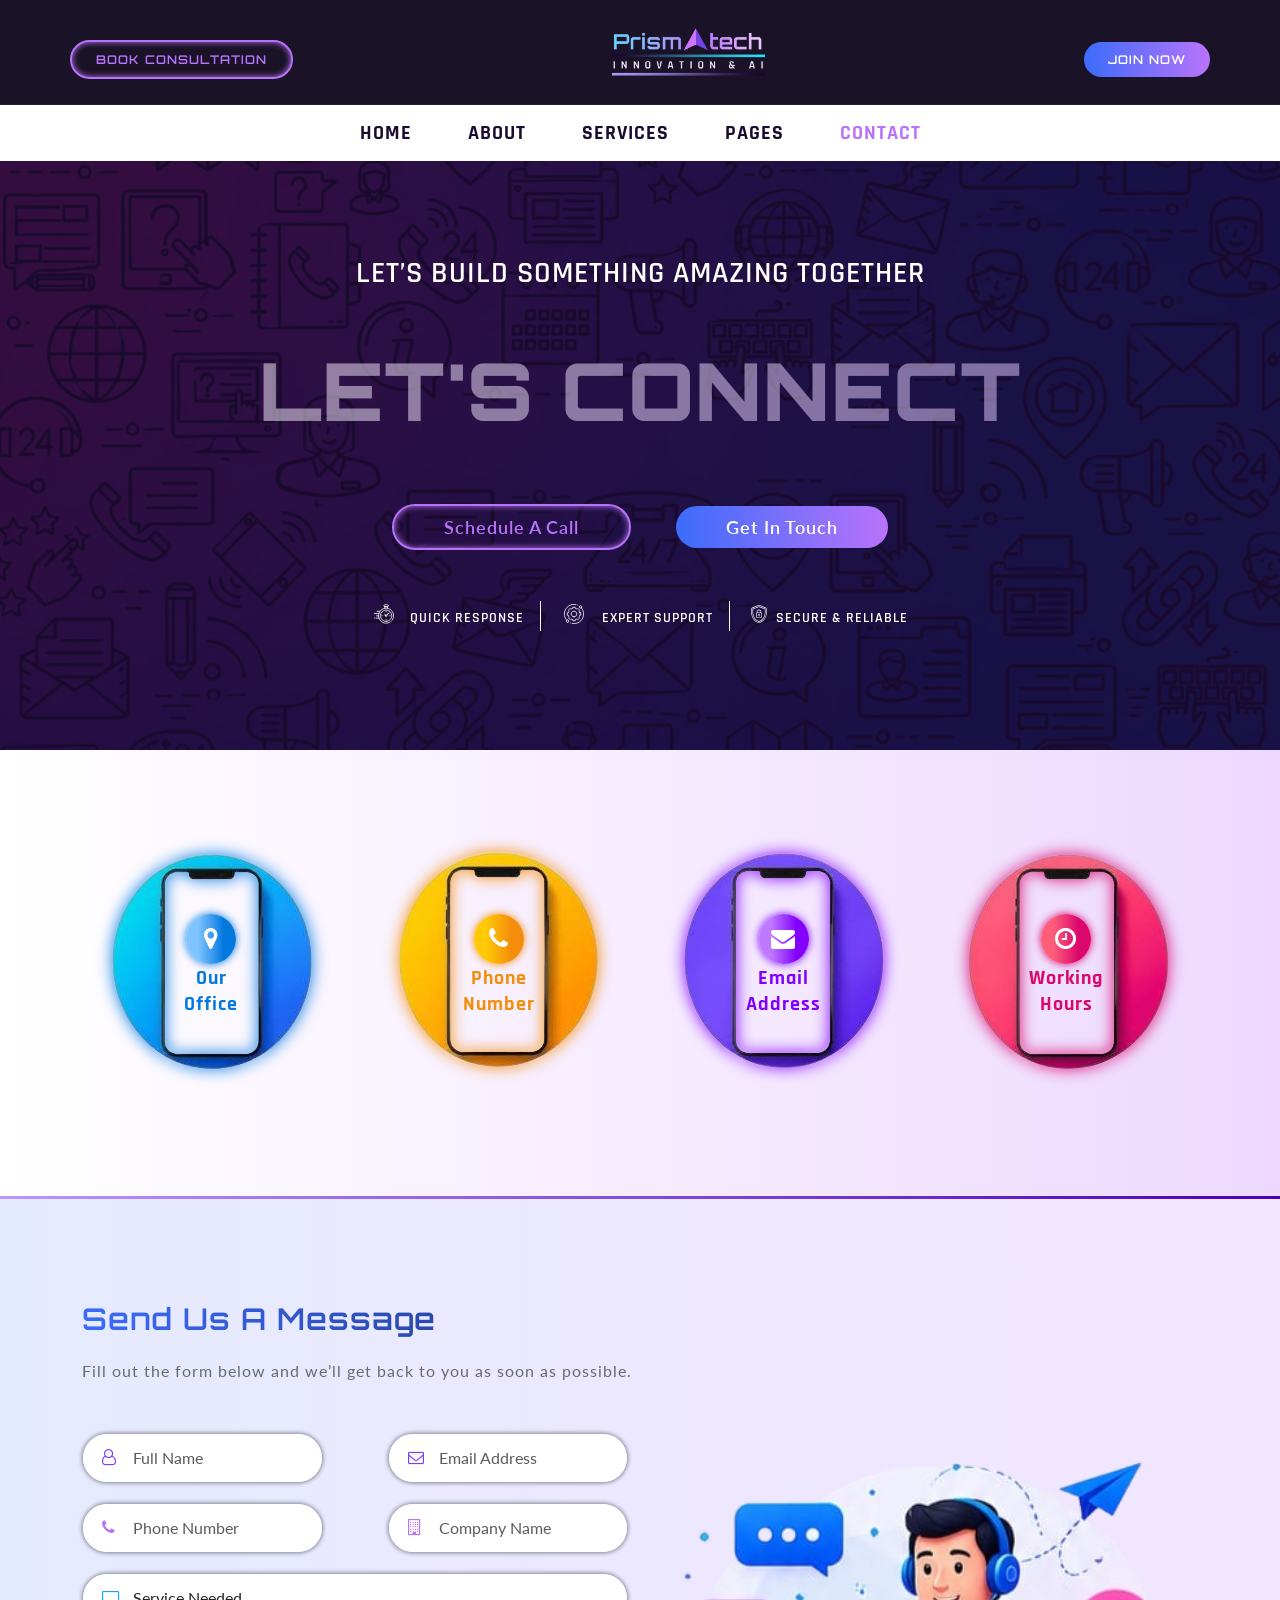
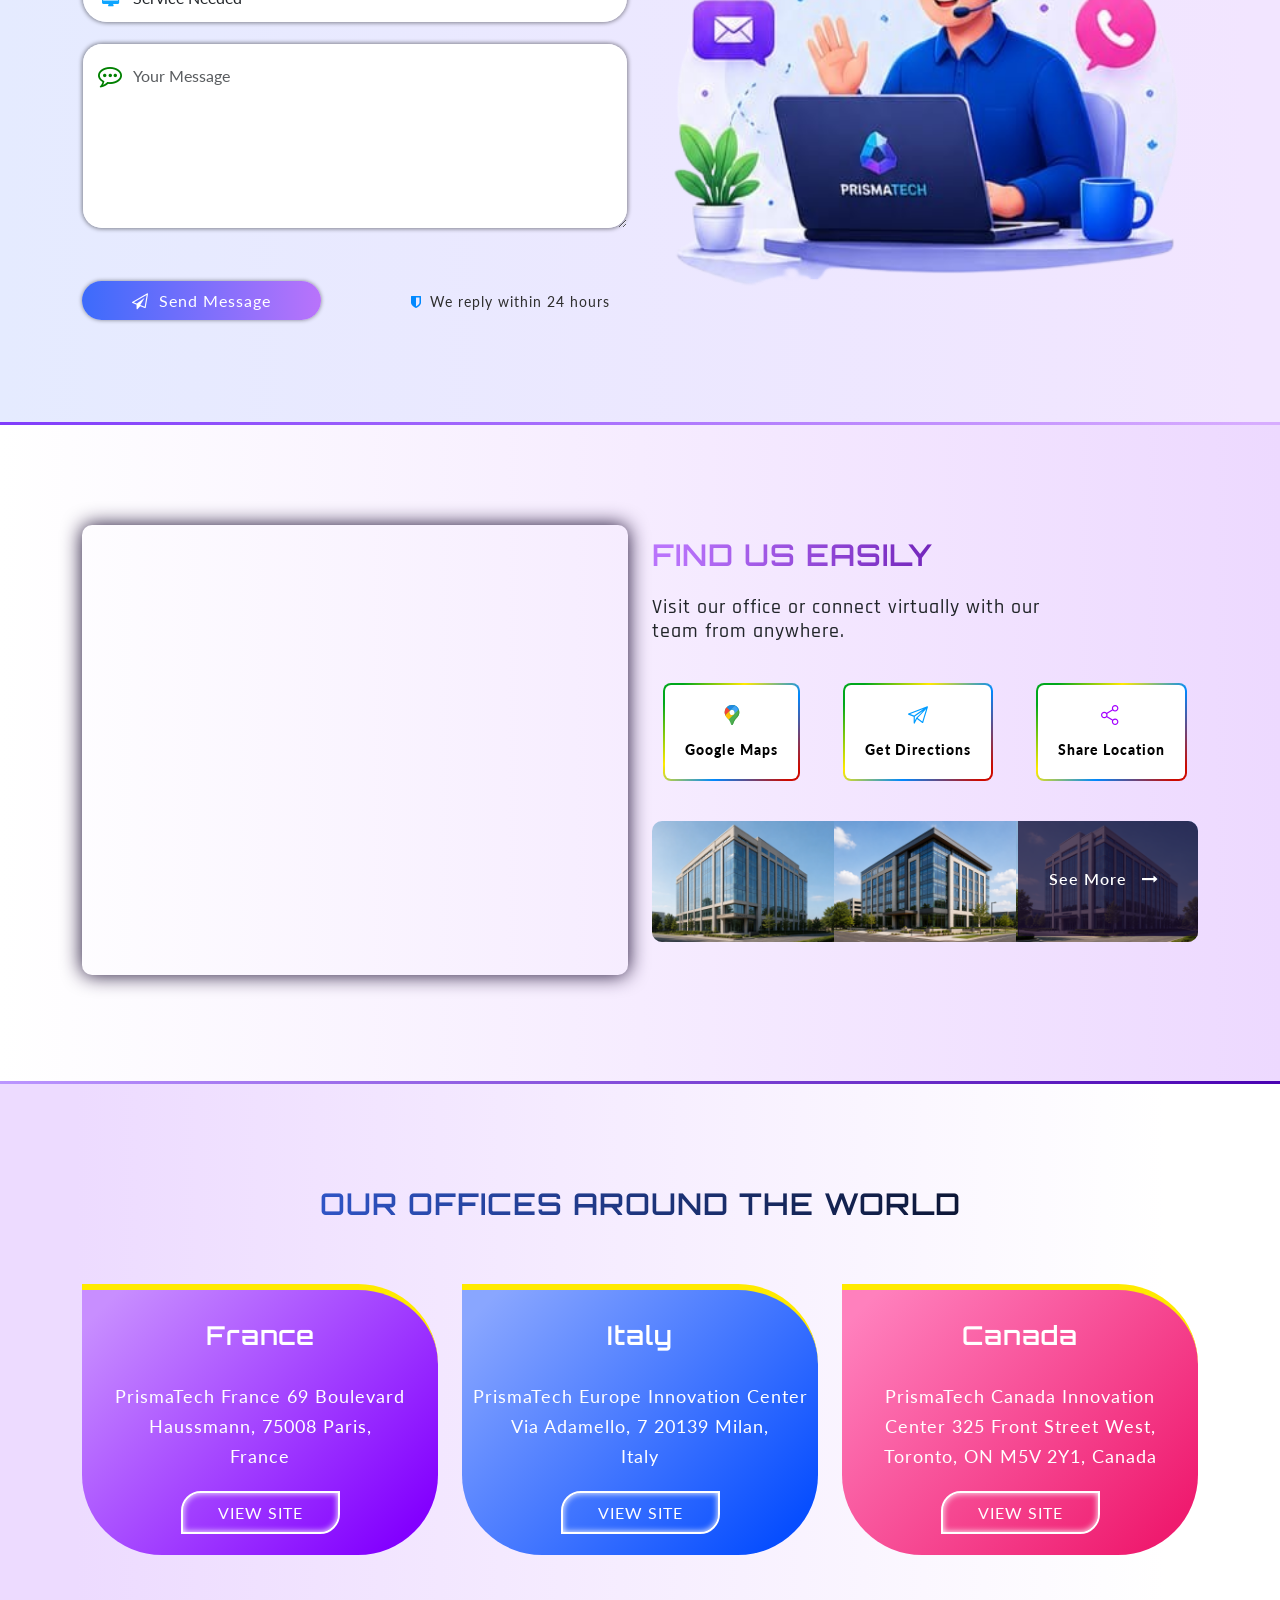
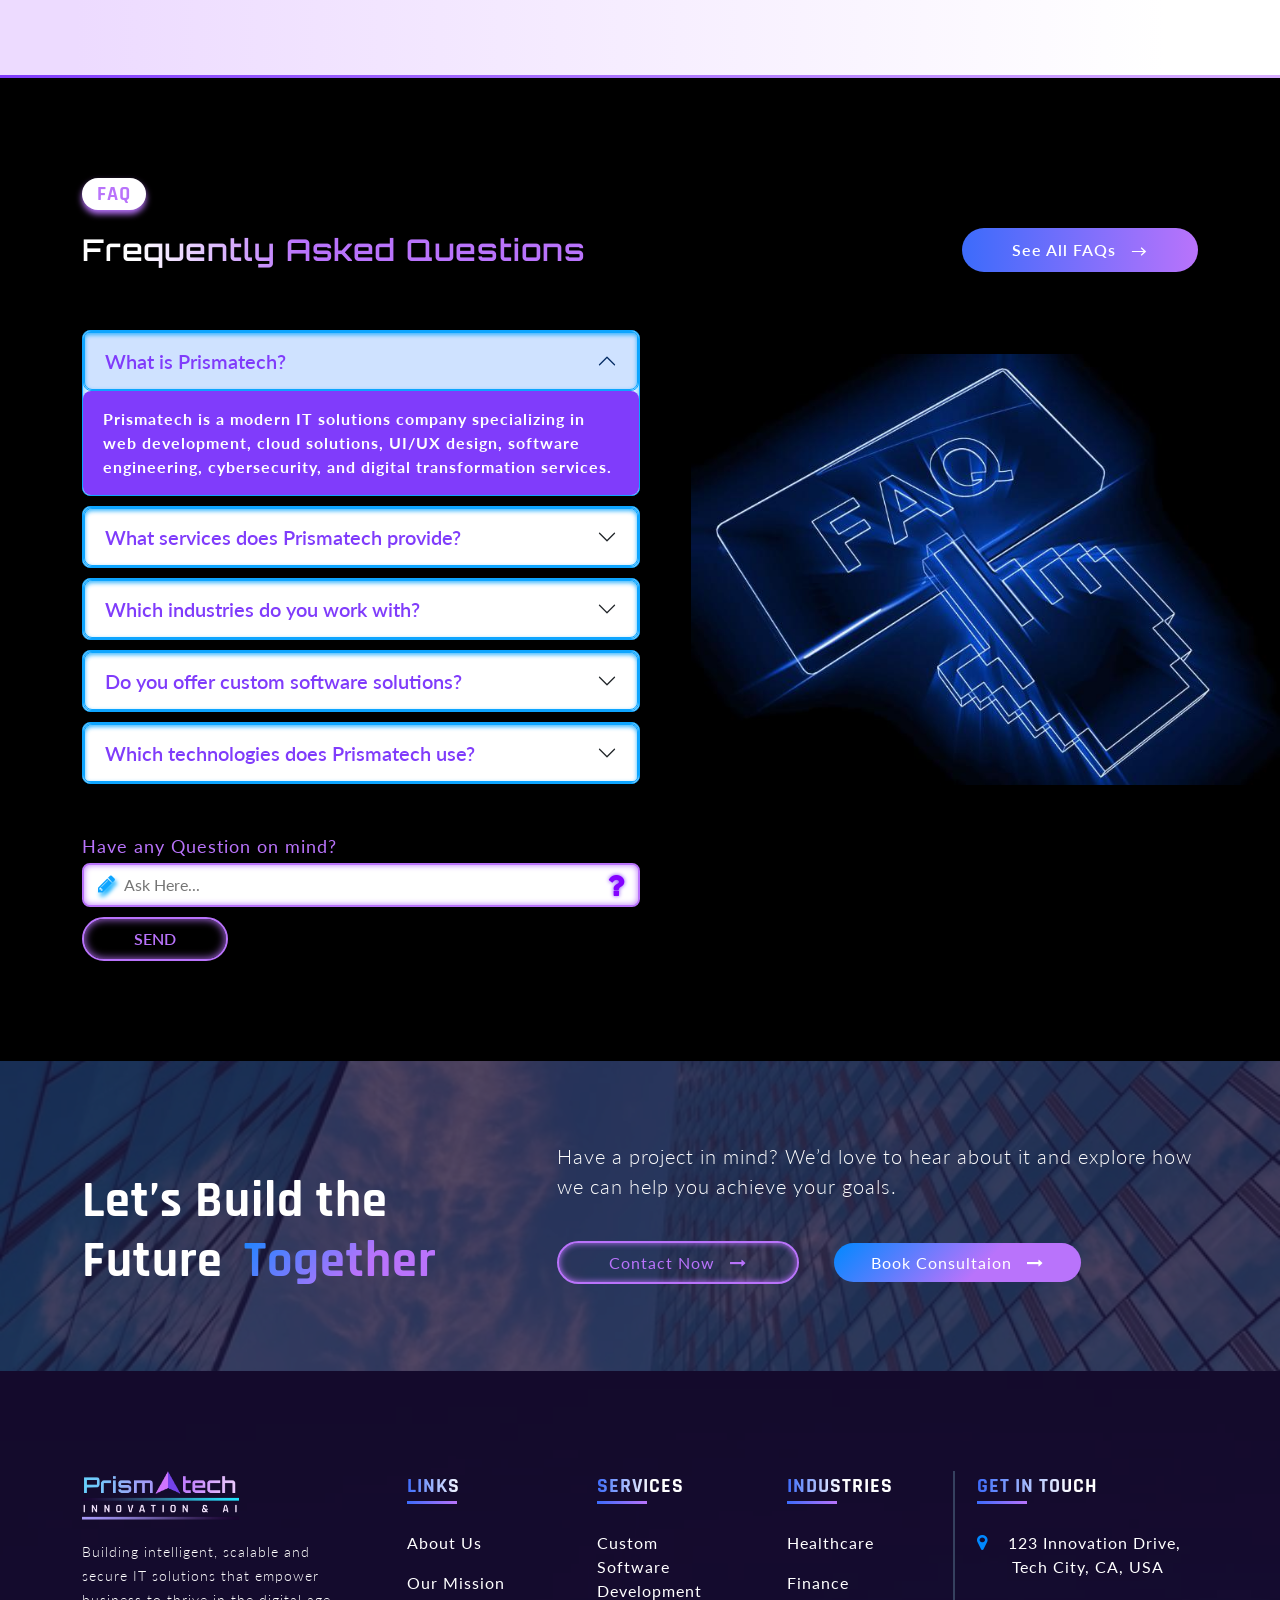
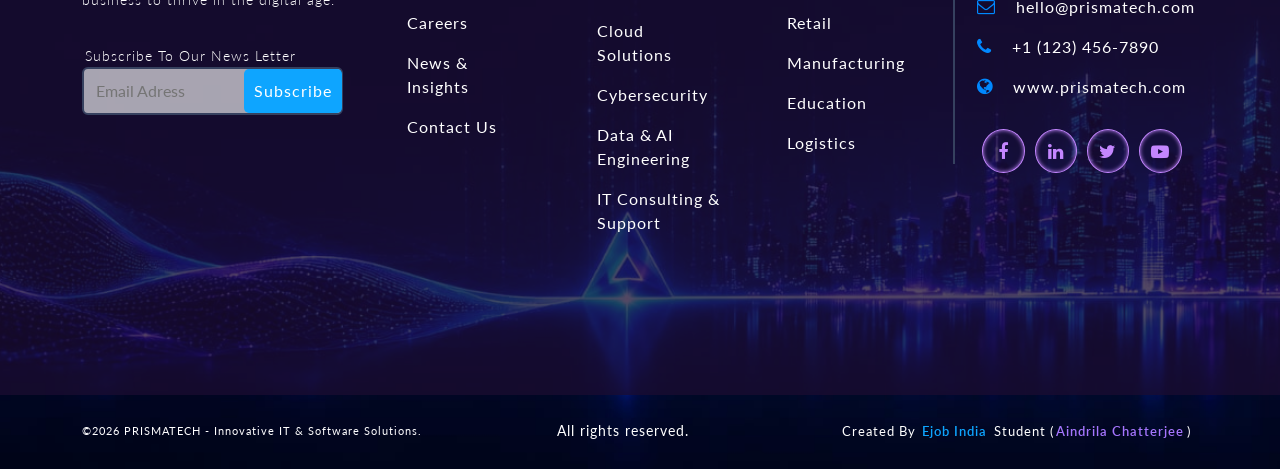
<file: Prismcontact.html>
<!DOCTYPE html>
<html lang="en">
<head>
    <meta charset="UTF-8">
    <meta name="viewport" content="width=device-width, initial-scale=1.0">
    <title>Prismatech - Contact Our Engineering Team</title>
    <link rel="icon" href="./favicon/technology.png">

    <link href="https://cdn.jsdelivr.net/npm/bootstrap@5.1.3/dist/css/bootstrap.min.css" rel="stylesheet" integrity="sha384-1BmE4kWBq78iYhFldvKuhfTAU6auU8tT94WrHftjDbrCEXSU1oBoqyl2QvZ6jIW3" crossorigin="anonymous">

    <link rel="stylesheet" href="https://cdnjs.cloudflare.com/ajax/libs/font-awesome/4.7.0/css/font-awesome.min.css">
    
    <link href="https://fonts.googleapis.com/css2?family=Lato:ital,wght@0,100;0,300;0,400;0,700;0,900;1,100;1,300;1,400;1,700;1,900&family=Orbitron:wght@400..900&family=Rajdhani:wght@300;400;500;600;700&display=swap" rel="stylesheet">

    <link rel="stylesheet" href="./css/contactstyle.css">
</head>
<body>
    <!-- HEADER -->
    <header>
        <main class="topheader">
            <div class="container">
                <main class="row buttons">
                    <!-- <main class="col-lg-3 col-sm-12 book">
                        <a href="#">BOOK CONSULTATION</a>
                    </main>
                    <main class="col-lg-3 offset-2 col-sm-12 logo">
                        <a href="#"><img src="./images/prism-logopng.png" alt="Prismatech Logo"></a>
                    </main>
                    <main class="col-lg-2 offset-2 col-sm-12 join">
                        <a href="#">JOIN NOW</a>
                    </main> -->
                    <nav class="navbar navbar-light">
                            <main class="book">
                                <a href="#">BOOK CONSULTATION</a>
                            </main>
                            <main class="logo">
                              <a href="#"><img src="./images/prism-logopng.png" alt="Prismatech Logo"></a>
                            </main>
                            <main class="join">
                        <a href="#">JOIN NOW</a>
                    </main>
                    </nav>
                </main>
            </div>
            <div class="clear"></div>
        </main>
        <main class="btmheader">
            <!-- <div class="container">
                <main class="row menu">
                    <nav class="col-lg-8 offset-2 col-sm-12">
                        <a href="file:///D:/htmldemo/PRISMATECH-%20Live%20Project/Prismatech_home/prismahome.html" class="active">HOME</a>
                        <a href="file:///D:/htmldemo/PRISMATECH-%20Live%20Project/Prismatech_about/prismabout.html">ABOUT</a>
                        <a href="file:///D:/htmldemo/PRISMATECH-%20Live%20Project/Prismatech_services/Prismaservice.html">SERVICES</a>
                        <a href="file:///D:/htmldemo/PRISMATECH-%20Live%20Project/Prismatech_pages/prismpages.html">PAGES</a>
                        <a href="file:///D:/htmldemo/PRISMATECH-%20Live%20Project/Prismatech_contact/Prismcontact.html">CONTACT</a>
                    </nav>
                </main>
            </div> -->
            <nav class="navbar navbar-expand-lg navbar-light">
  <div class="container">
    <button class="navbar-toggler" type="button" data-bs-toggle="collapse" data-bs-target="#navbarNavAltMarkup" aria-controls="navbarNavAltMarkup" aria-expanded="false" aria-label="Toggle navigation">
      <span class="navbar-toggler-icon"></span>
    </button>
    <div class="collapse navbar-collapse" id="navbarNavAltMarkup">
      <div class="navbar-nav">
        <a class="nav-link" aria-current="page" href="./index.html">HOME</a>
        <a class="nav-link" href="./prismabout.html">ABOUT</a>
        <a class="nav-link" href="./Prismaservice.html">SERVICES</a>
        <a class="nav-link" href="./prismpages.html">PAGES</a>
        <a class="nav-link active" href="./Prismcontact.html">CONTACT</a>
      </div>
    </div>
  </div>
</nav>
            <div class="clear"></div>
        </main>
    </header>

    <section class="banner">
        <main class="overlay"></main>
        <div class="container">
            <main class="row">
                <main class="col-lg-12 col-sm-12">
            <p>Let’s Build Something Amazing Together</p>
            <h1>LET'S CONNECT</h1>
            <a href="#" class="call">Schedule A Call</a>
            <a href="#" class="get">Get In Touch</a>
            </main>
            </main>
            <main class="row feature">
                <main class="col-lg-2 offset-lg-3 col-sm-12">
                <main class="quick">
                    <main>
                        <svg xmlns="http://www.w3.org/2000/svg" version="1.1" xmlns:xlink="http://www.w3.org/1999/xlink" width="20" height="20" x="0" y="0" viewBox="0 0 682.667 682.667" style="enable-background:new 0 0 512 512" xml:space="preserve" class=""><g><defs><clipPath id="a" clipPathUnits="userSpaceOnUse"><path d="M0 512h512V0H0Z" fill="#ffffff" opacity="1" data-original="#000000"></path></clipPath></defs><g clip-path="url(#a)" transform="matrix(1.33333 0 0 -1.33333 0 682.667)"><path d="M0 0c-74.428-48.468-175.086-40.046-240.398 25.266-74.981 74.981-74.981 196.549 0 271.529 74.981 74.981 196.548 74.981 271.529 0 65.251-65.251 73.718-165.782 25.402-240.189" style="stroke-width:20;stroke-linecap:round;stroke-linejoin:round;stroke-miterlimit:10;stroke-dasharray:none;stroke-opacity:1" transform="translate(414.634 51.231)" fill="none" stroke="#ffffff" stroke-width="20" stroke-linecap="round" stroke-linejoin="round" stroke-miterlimit="10" stroke-dasharray="none" stroke-opacity="" data-original="#000000" opacity="1" class=""></path><path d="M0 0v0" style="stroke-width:20;stroke-linecap:round;stroke-linejoin:round;stroke-miterlimit:10;stroke-dasharray:none;stroke-opacity:1" transform="translate(445.765 76.498)" fill="none" stroke="#ffffff" stroke-width="20" stroke-linecap="round" stroke-linejoin="round" stroke-miterlimit="10" stroke-dasharray="none" stroke-opacity="" data-original="#000000" opacity="1" class=""></path><path d="M0 0c-80.153 0-145.129 64.976-145.129 145.129 0 80.153 64.976 145.129 145.129 145.129 80.153 0 145.129-64.976 145.129-145.129C145.129 64.976 80.153 0 0 0Z" style="stroke-width:20;stroke-linecap:round;stroke-linejoin:round;stroke-miterlimit:10;stroke-dasharray:none;stroke-opacity:1" transform="translate(310 67.133)" fill="none" stroke="#ffffff" stroke-width="20" stroke-linecap="round" stroke-linejoin="round" stroke-miterlimit="10" stroke-dasharray="none" stroke-opacity="" data-original="#000000" opacity="1" class=""></path><path d="M0 0h72c13.255 0 24 10.745 24 24v0c0 13.255-10.745 24-24 24H0c-13.255 0-24-10.745-24-24v0C-24 10.745-13.255 0 0 0Z" style="stroke-width:20;stroke-linecap:round;stroke-linejoin:round;stroke-miterlimit:10;stroke-dasharray:none;stroke-opacity:1" transform="translate(273.848 443.738)" fill="none" stroke="#ffffff" stroke-width="20" stroke-linecap="round" stroke-linejoin="round" stroke-miterlimit="10" stroke-dasharray="none" stroke-opacity="" data-original="#000000" opacity="1" class=""></path><path d="M0 0v39.476h-68.414V0" style="stroke-width:20;stroke-linecap:round;stroke-linejoin:round;stroke-miterlimit:10;stroke-dasharray:none;stroke-opacity:1" transform="translate(344.055 404.262)" fill="none" stroke="#ffffff" stroke-width="20" stroke-linecap="round" stroke-linejoin="round" stroke-miterlimit="10" stroke-dasharray="none" stroke-opacity="" data-original="#000000" opacity="1" class=""></path><path d="m0 0 51.373 51.373" style="stroke-width:20;stroke-linecap:round;stroke-linejoin:round;stroke-miterlimit:10;stroke-dasharray:none;stroke-opacity:1" transform="translate(328.955 231.217)" fill="none" stroke="#ffffff" stroke-width="20" stroke-linecap="round" stroke-linejoin="round" stroke-miterlimit="10" stroke-dasharray="none" stroke-opacity="" data-original="#000000" opacity="1" class=""></path><path d="M0 0c0-11.639 9.435-21.074 21.074-21.074 11.639 0 21.074 9.435 21.074 21.074 0 11.639-9.435 21.074-21.074 21.074C9.435 21.074 0 11.639 0 0Z" style="stroke-width:20;stroke-linecap:round;stroke-linejoin:round;stroke-miterlimit:10;stroke-dasharray:none;stroke-opacity:1" transform="translate(288.926 212.262)" fill="none" stroke="#ffffff" stroke-width="20" stroke-linecap="round" stroke-linejoin="round" stroke-miterlimit="10" stroke-dasharray="none" stroke-opacity="" data-original="#000000" opacity="1" class=""></path><path d="M0 0h-9.264" style="stroke-width:20;stroke-linecap:round;stroke-linejoin:round;stroke-miterlimit:10;stroke-dasharray:none;stroke-opacity:1" transform="translate(416.92 212.14)" fill="none" stroke="#ffffff" stroke-width="20" stroke-linecap="round" stroke-linejoin="round" stroke-miterlimit="10" stroke-dasharray="none" stroke-opacity="" data-original="#000000" opacity="1" class=""></path><path d="M0 0h9.264" style="stroke-width:20;stroke-linecap:round;stroke-linejoin:round;stroke-miterlimit:10;stroke-dasharray:none;stroke-opacity:1" transform="translate(203.082 212.384)" fill="none" stroke="#ffffff" stroke-width="20" stroke-linecap="round" stroke-linejoin="round" stroke-miterlimit="10" stroke-dasharray="none" stroke-opacity="" data-original="#000000" opacity="1" class=""></path><path d="M0 0v-9.264" style="stroke-width:20;stroke-linecap:round;stroke-linejoin:round;stroke-miterlimit:10;stroke-dasharray:none;stroke-opacity:1" transform="translate(310.123 319.181)" fill="none" stroke="#ffffff" stroke-width="20" stroke-linecap="round" stroke-linejoin="round" stroke-miterlimit="10" stroke-dasharray="none" stroke-opacity="" data-original="#000000" opacity="1" class=""></path><path d="M0 0v9.264" style="stroke-width:20;stroke-linecap:round;stroke-linejoin:round;stroke-miterlimit:10;stroke-dasharray:none;stroke-opacity:1" transform="translate(309.878 105.343)" fill="none" stroke="#ffffff" stroke-width="20" stroke-linecap="round" stroke-linejoin="round" stroke-miterlimit="10" stroke-dasharray="none" stroke-opacity="" data-original="#000000" opacity="1" class=""></path><path d="m0 0-27.149 27.149" style="stroke-width:20;stroke-linecap:round;stroke-linejoin:round;stroke-miterlimit:10;stroke-dasharray:none;stroke-opacity:1" transform="translate(294.185 228.078)" fill="none" stroke="#ffffff" stroke-width="20" stroke-linecap="round" stroke-linejoin="round" stroke-miterlimit="10" stroke-dasharray="none" stroke-opacity="" data-original="#000000" opacity="1" class=""></path><path d="m0 0 53.973 53.972" style="stroke-width:20;stroke-linecap:round;stroke-linejoin:round;stroke-miterlimit:10;stroke-dasharray:none;stroke-opacity:1" transform="translate(324.902 227.164)" fill="none" stroke="#ffffff" stroke-width="20" stroke-linecap="round" stroke-linejoin="round" stroke-miterlimit="10" stroke-dasharray="none" stroke-opacity="" data-original="#000000" opacity="1" class=""></path><path d="M0 0h-76.761" style="stroke-width:20;stroke-linecap:round;stroke-linejoin:round;stroke-miterlimit:10;stroke-dasharray:none;stroke-opacity:1" transform="translate(126.76 150.558)" fill="none" stroke="#ffffff" stroke-width="20" stroke-linecap="round" stroke-linejoin="round" stroke-miterlimit="10" stroke-dasharray="none" stroke-opacity="" data-original="#000000" opacity="1" class=""></path><path d="M0 0h-54.001" style="stroke-width:20;stroke-linecap:round;stroke-linejoin:round;stroke-miterlimit:10;stroke-dasharray:none;stroke-opacity:1" transform="translate(118 208.995)" fill="none" stroke="#ffffff" stroke-width="20" stroke-linecap="round" stroke-linejoin="round" stroke-miterlimit="10" stroke-dasharray="none" stroke-opacity="" data-original="#000000" opacity="1" class=""></path><path d="M0 0h-114.094" style="stroke-width:20;stroke-linecap:round;stroke-linejoin:round;stroke-miterlimit:10;stroke-dasharray:none;stroke-opacity:1" transform="translate(124.094 267.431)" fill="none" stroke="#ffffff" stroke-width="20" stroke-linecap="round" stroke-linejoin="round" stroke-miterlimit="10" stroke-dasharray="none" stroke-opacity="" data-original="#000000" opacity="1" class=""></path><path d="M0 0h-71.261" style="stroke-width:20;stroke-linecap:round;stroke-linejoin:round;stroke-miterlimit:10;stroke-dasharray:none;stroke-opacity:1" transform="translate(149.428 325.867)" fill="none" stroke="#ffffff" stroke-width="20" stroke-linecap="round" stroke-linejoin="round" stroke-miterlimit="10" stroke-dasharray="none" stroke-opacity="" data-original="#000000" opacity="1" class=""></path><path d="M0 0v0" style="stroke-width:20;stroke-linecap:round;stroke-linejoin:round;stroke-miterlimit:10;stroke-dasharray:none;stroke-opacity:1" transform="translate(10 150.558)" fill="none" stroke="#ffffff" stroke-width="20" stroke-linecap="round" stroke-linejoin="round" stroke-miterlimit="10" stroke-dasharray="none" stroke-opacity="" data-original="#000000" opacity="1" class=""></path></g></g></svg>
                    </main>
                    <main class="name">
                        <mark>QUICK RESPONSE</mark>
                    </main>
                </main>
                </main>
                <main class="col-lg-2 col-sm-12">
                <main class="quick">
                    <main>
                        <svg xmlns="http://www.w3.org/2000/svg" version="1.1" xmlns:xlink="http://www.w3.org/1999/xlink" width="20" height="20" x="0" y="0" viewBox="0 0 682.667 682.667" style="enable-background:new 0 0 512 512" xml:space="preserve" class=""><g><defs><clipPath id="a" clipPathUnits="userSpaceOnUse"><path d="M0 512h512V0H0Z" fill="#ffffff" opacity="1" data-original="#000000"></path></clipPath></defs><g clip-path="url(#a)" transform="matrix(1.33333 0 0 -1.33333 0 682.667)"><path d="M0 0c-12.497-12.497-32.758-12.497-45.255 0s-12.497 32.758 0 45.255 32.758 12.497 45.255 0S12.497 12.497 0 0Z" style="stroke-width:20;stroke-linecap:round;stroke-linejoin:round;stroke-miterlimit:10;stroke-dasharray:none;stroke-opacity:1" transform="translate(444.576 415.32)" fill="none" stroke="#ffffff" stroke-width="20" stroke-linecap="round" stroke-linejoin="round" stroke-miterlimit="10" stroke-dasharray="none" stroke-opacity="" data-original="#000000" opacity="1" class=""></path><path d="M0 0c-12.497-12.497-32.758-12.497-45.255 0s-12.497 32.758 0 45.255 32.758 12.497 45.255 0S12.497 12.497 0 0Z" style="stroke-width:20;stroke-linecap:round;stroke-linejoin:round;stroke-miterlimit:10;stroke-dasharray:none;stroke-opacity:1" transform="translate(112.68 51.424)" fill="none" stroke="#ffffff" stroke-width="20" stroke-linecap="round" stroke-linejoin="round" stroke-miterlimit="10" stroke-dasharray="none" stroke-opacity="" data-original="#000000" opacity="1" class=""></path><path d="M0 0a247.164 247.164 0 0 1 48.513-4.783c135.862 0 246 110.138 246 246 0 59.309-20.992 113.713-55.947 156.196" style="stroke-width:20;stroke-linecap:round;stroke-linejoin:round;stroke-miterlimit:10;stroke-dasharray:none;stroke-opacity:1" transform="translate(207.487 14.783)" fill="none" stroke="#ffffff" stroke-width="20" stroke-linecap="round" stroke-linejoin="round" stroke-miterlimit="10" stroke-dasharray="none" stroke-opacity="" data-original="#000000" opacity="1" class=""></path><path d="M0 0a247.138 247.138 0 0 1-48.98 4.877c-135.862 0-246-110.138-246-246 0-59.309 20.992-113.713 55.947-156.196" style="stroke-width:20;stroke-linecap:round;stroke-linejoin:round;stroke-miterlimit:10;stroke-dasharray:none;stroke-opacity:1" transform="translate(304.98 497.123)" fill="none" stroke="#ffffff" stroke-width="20" stroke-linecap="round" stroke-linejoin="round" stroke-miterlimit="10" stroke-dasharray="none" stroke-opacity="" data-original="#000000" opacity="1" class=""></path><path d="M0 0c-40.112 0-72.63 32.517-72.63 72.63 0 40.112 32.518 72.629 72.63 72.629 40.112 0 72.63-32.517 72.63-72.629C72.63 32.517 40.112 0 0 0Zm144.835 103.983a147.303 147.303 0 0 1-20.32 49.038l19.16 19.161-44.229 44.197-19.145-19.145a147.276 147.276 0 0 1-49.037 20.319v27.077h-62.528v-27.077a147.276 147.276 0 0 1-49.037-20.319l-19.145 19.145-44.229-44.197 19.16-19.161a147.303 147.303 0 0 1-20.32-49.038h-27.148l-.034-62.527h27.181a147.317 147.317 0 0 1 20.32-49.039l-19.233-19.233 44.197-44.23 19.249 19.25a147.298 147.298 0 0 1 49.039-20.321V-99.37h62.528v27.253a147.298 147.298 0 0 1 49.039 20.321l19.249-19.25 44.197 44.23-19.233 19.233a147.317 147.317 0 0 1 20.32 49.039h27.181v62.527z" style="stroke-width:20;stroke-linecap:round;stroke-linejoin:round;stroke-miterlimit:10;stroke-dasharray:none;stroke-opacity:1" transform="translate(256 183.37)" fill="none" stroke="#ffffff" stroke-width="20" stroke-linecap="round" stroke-linejoin="round" stroke-miterlimit="10" stroke-dasharray="none" stroke-opacity="" data-original="#000000" opacity="1" class=""></path><path d="M0 0v0" style="stroke-width:20;stroke-linecap:round;stroke-linejoin:round;stroke-miterlimit:10;stroke-dasharray:none;stroke-opacity:1" transform="translate(348.078 484.185)" fill="none" stroke="#ffffff" stroke-width="20" stroke-linecap="round" stroke-linejoin="round" stroke-miterlimit="10" stroke-dasharray="none" stroke-opacity="" data-original="#000000" opacity="1" class=""></path><path d="M0 0v0" style="stroke-width:20;stroke-linecap:round;stroke-linejoin:round;stroke-miterlimit:10;stroke-dasharray:none;stroke-opacity:1" transform="translate(164.358 27.639)" fill="none" stroke="#ffffff" stroke-width="20" stroke-linecap="round" stroke-linejoin="round" stroke-miterlimit="10" stroke-dasharray="none" stroke-opacity="" data-original="#000000" opacity="1" class=""></path></g></g></svg>
                    </main>
                    <main class="name">
                        <mark>EXPERT SUPPORT</mark>
                    </main>
                </main>
                </main>
                <main class="col-lg-2 col-sm-12">
                <main class="quick">
                    <main>
                        <svg xmlns="http://www.w3.org/2000/svg" version="1.1" xmlns:xlink="http://www.w3.org/1999/xlink" width="20" height="20" x="0" y="0" viewBox="0 0 2048 2048" style="enable-background:new 0 0 512 512" xml:space="preserve" class=""><g><path d="M1035.019 1956h-22.037a171.167 171.167 0 0 1-60.171-10.887c-212.381-79.458-383.035-208.231-507.225-382.744-97.524-137.042-165.165-300.865-201.041-486.916-59.175-306.879-11.257-572.891-9.188-584.064 10.595-57.209 48.97-104.754 102.654-127.182l619.793-258.935C978.883 96.465 1001.155 92 1024 92c22.846 0 45.117 4.465 66.196 13.271l619.793 258.935c53.685 22.43 92.06 69.974 102.653 127.181 2.069 11.177 49.981 277.218-9.188 584.064-35.877 186.052-103.517 349.874-201.041 486.917-124.189 174.514-294.844 303.287-507.224 382.743a171.114 171.114 0 0 1-60.17 10.889zM1024 156a107.175 107.175 0 0 0-41.525 8.325L362.682 423.26c-33.676 14.069-57.749 43.894-64.395 79.781-1.979 10.687-47.811 265.156 9.1 560.293 34.129 176.989 98.17 332.403 190.343 461.927 116.649 163.917 277.305 285.008 477.505 359.909a107.388 107.388 0 0 0 37.746 6.829h22.037c12.932 0 25.632-2.298 37.747-6.83 200.199-74.899 360.854-195.99 477.504-359.908 92.174-129.523 156.214-284.938 190.344-461.928 56.905-295.106 11.077-549.606 9.099-560.295-6.645-35.884-30.718-65.709-64.395-79.779l-619.792-258.935A107.189 107.189 0 0 0 1024 156z" fill="#ffffff" opacity="1" data-original="#000000" class=""></path><path d="M1035.019 1816.278h-22.037c-3.829 0-7.627-.688-11.213-2.029-185.79-69.508-334.615-181.509-442.344-332.891-85.842-120.628-145.625-266.095-177.686-432.361-28.345-146.994-29.329-283.518-25.164-372.163 4.527-96.322 15.694-157.45 16.167-160.004a31.998 31.998 0 0 1 19.129-23.7l619.792-258.935a31.996 31.996 0 0 1 24.671 0l619.792 258.935a32 32 0 0 1 19.129 23.7c.474 2.555 11.64 63.683 16.167 160.004 4.166 88.645 3.182 225.168-25.163 372.163-32.061 166.267-91.843 311.733-177.686 432.361-107.729 151.382-256.554 263.383-442.344 332.891a31.963 31.963 0 0 1-11.21 2.029zm-16.204-64h10.369c312.42-118.785 505.595-359.444 574.234-715.399 44.014-228.25 20.178-432.847 11.584-491.569L1024 298.402 432.987 545.313c-3.535 24.037-9.641 72.461-12.571 136.462-3.901 85.201-2.812 216.295 24.529 356.979 68.978 354.934 262.024 594.96 573.87 713.524z" fill="#ffffff" opacity="1" data-original="#000000" class=""></path><path d="M1178.23 1420.12H869.77c-82.837 0-150.23-67.397-150.23-150.24v-250.66c0-82.843 67.393-150.24 150.23-150.24h308.46c82.837 0 150.229 67.397 150.229 150.24v250.66c.001 82.843-67.392 150.24-150.229 150.24zM869.77 932.98c-47.547 0-86.23 38.687-86.23 86.24v250.66c0 47.553 38.683 86.24 86.23 86.24h308.46c47.547 0 86.229-38.688 86.229-86.24v-250.66c0-47.553-38.683-86.24-86.229-86.24zM1024 1182.79c-48.887 0-88.66-39.772-88.66-88.66 0-48.893 39.773-88.67 88.66-88.67 48.888 0 88.66 39.777 88.66 88.67 0 48.888-39.772 88.66-88.66 88.66zm0-113.33c-13.598 0-24.66 11.066-24.66 24.67 0 13.598 11.063 24.66 24.66 24.66s24.66-11.063 24.66-24.66c0-13.604-11.062-24.67-24.66-24.67z" fill="#ffffff" opacity="1" data-original="#000000" class=""></path><path d="M1223.275 932.985c-17.673 0-32-14.327-32-32V802.97c0-92.236-75.039-167.275-167.275-167.275s-167.275 75.04-167.275 167.275v98.015c0 17.673-14.327 32-32 32s-32-14.327-32-32V802.97c0-61.776 24.057-119.854 67.739-163.536s101.76-67.739 163.536-67.739c61.775 0 119.854 24.057 163.536 67.739 43.683 43.682 67.739 101.76 67.739 163.536v98.015c0 17.673-14.327 32-32 32zM1024 1278.3c-17.673 0-32-14.327-32-32v-95.51c0-17.673 14.327-32 32-32s32 14.327 32 32v95.51c0 17.673-14.327 32-32 32z" fill="#ffffff" opacity="1" data-original="#000000" class=""></path></g></svg>
                    </main>
                    <main class="name">
                        <mark>SECURE & RELIABLE</mark>
                    </main>
                </main>
                </main>
            </main>
        </div>
        <div class="clear"></div>
    </section>

    <section class="mobile">
        <div class="container">
            <main class="row location">
                <main class="col-lg-3 col-sm-12">
                <main class="mob1">
                    <a href="#"><img src="./images/mobile4-removebg-preview.png" alt=""></a>
                    <main class="image">
                    <i class="fa fa-map-marker" aria-hidden="true"></i>
                    <h5><a href="#" class="office">Our <br> Office</a></h5>
                    </main>
                </main>
                </main>
                <main class="col-lg-3 col-sm-12">
                <main class="mob2">
                    <a href="#"><img src="./images/mobile3-removebg-preview.png" alt=""></a>
                    <main class="image">
                    <i class="fa fa-phone" aria-hidden="true"></i>
                    <h5><a href="#" class="office">Phone <br> Number</a></h5>
                    </main>
                </main>
                </main>
                <main class="col-lg-3 col-sm-12">
                <main class="mob3">
                    <a href="#"><img src="./images/mobile2-removebg-preview.png" alt=""></a>
                    <main class="image">
                    <i class="fa fa-envelope" aria-hidden="true"></i>
                    <h5><a href="#" class="office">Email <br> Address</a></h5>
                    </main>
                </main>
                </main>
                <main class="col-lg-3 col-sm-12">
                <main class="mob4">
                    <a href="#"><img src="./images/mobile1-removebg-preview.png" alt=""></a>
                    <main class="image">
                    <i class="fa fa-clock-o" aria-hidden="true"></i>
                    <h5><a href="#" class="office">Working <br> Hours</a></h5>
                    </main>
                </main>
                </main>
            </main>
        </div>
        <div class="clear"></div>
    </section>

    <section class="contact">
        <div class="container">
            <h2>Send Us A Message</h2>
            <p>Fill out the form below and we’ll get back to you as soon as possible.</p>
            <main class="row background">
            <main class="col-lg-6 col-sm-12">
            <form>
                <main class="name-id">
                <main class="name">
                    <input type="text" placeholder="Full Name" class="form-control">
                    <i class="fa fa-user-o" aria-hidden="true"></i>
                </main>
                <main class="email">
                    <input type="email" name="user name" placeholder="Email Address" class="form-control">
                    <i class="fa fa-envelope-o" aria-hidden="true"></i>
                </main>
                </main>
                <main class="details">
                <main class="number">
                    <input type="tel" placeholder="Phone Number" class="form-control">
                    <i class="fa fa-phone" aria-hidden="true"></i>
                </main>
                <main class="company">
                    <input type="text" placeholder="Company Name" class="form-control">
                    <i class="fa fa-building-o" aria-hidden="true"></i>
                </main>
                </main>
                <main class="service">
                    <select name="service" id="" class="form-control">
                        <option value="">Service Needed</option>
                        <option value="Custom Software Development">Custom Software Development</option>
                        <option value="Cloud Solution">Cloud Solution</option>
                        <option value="AI & Data Engineering">AI & Data Engineering</option>
                        <option value="Cybersecurity">Cybersecurity</option>
                        <option value="IT Consulting & Strategy">IT Consulting & Strategy</option>
                        <option value="Digital Transformation">Digital Transformation</option>
                        <option value="Others">Others</option>
                    </select>
                    <i class="fa fa-desktop" aria-hidden="true"></i>
                </main>
                <main class="message">
                    <textarea name="message" id="" cols="40" rows="6" placeholder="Your Message" class="form-control"></textarea>
                    <i class="fa fa-commenting-o" aria-hidden="true"></i>
                </main>
            </form>
            <a href="#" class="send"><i class="fa fa-paper-plane-o" aria-hidden="true"></i>Send Message</a>
            <mark><i class="fa fa-shield" aria-hidden="true"></i>We reply within 24 hours</mark>
            </main>
<main class="col-lg-6 col-sm-12">
    <a href="#"><img src="./images/formbanner-removebg-preview.png" alt=""></a>
    </main>
    </main>
    </div>
        <div class="clear"></div>
    </section>

    <section class="map">
        <div class="container">
            <main class="row content">
                <main class="col-lg-6 col-sm-12">
                <main class="map-link">
                    <iframe src="https://www.google.com/maps/embed?pb=!1m18!1m12!1m3!1d12678.23607270918!2d-121.95447312375217!3d37.40025981266856!2m3!1f0!2f0!3f0!3m2!1i1024!2i768!4f13.1!3m3!1m2!1s0x808fc972819dc721%3A0x4517c202b149e667!2s123%20Innovation%20Dr%2C%20San%20Jose%2C%20CA%2095134%2C%20USA!5e0!3m2!1sen!2sin!4v1780924055299!5m2!1sen!2sin" width="600" height="450" style="border:0;" allowfullscreen="" loading="lazy" referrerpolicy="no-referrer-when-downgrade"></iframe>
                </main>
                </main>
                <main class="col-lg-6 col-sm-12">
                <main class="locate">
                    <h2>FIND US EASILY</h2>
                    <p>Visit our office or connect virtually with our <br>
                      team from anywhere.</p>
                      <main class="menu">
                        <main class="link">
                            <svg xmlns="http://www.w3.org/2000/svg" version="1.1" xmlns:xlink="http://www.w3.org/1999/xlink" width="20" height="20" x="0" y="0" viewBox="0 0 512 512" style="enable-background:new 0 0 512 512" xml:space="preserve" class=""><g><path fill="#4caf50" d="M256 0C152.722 0 69 83.774 69 187.101c0 113.753 77.942 140.558 118.835 210.301C225.905 462.304 225.936 512 256 512c31.177 0 29.209-46.296 68.165-114.597C363.11 329.091 443 300.854 443 187.101 443 83.774 359.278 0 256 0zm0 258.802c-38.636 0-69.958-31.338-69.958-69.99 0-19.337 7.83-36.829 20.493-49.5 12.662-12.661 30.147-20.501 49.465-20.501 38.636 0 69.947 31.338 69.947 70.001 0 38.652-31.311 69.99-69.947 69.99z" opacity="1" data-original="#4caf50" class=""></path><path fill="#43a047" d="M256 0c-5.205 0-10.357.223-15.455.64C336.591 8.504 412.09 88.981 412.09 187.101c0 113.753-79.89 141.99-118.835 210.301-30.854 54.097-36.039 94.384-52.351 108.803C245.086 509.972 249.931 512 256 512c31.177 0 29.209-46.296 68.165-114.597C363.11 329.091 443 300.854 443 187.101 443 83.774 359.278 0 256 0z" opacity="1" data-original="#43a047" class=""></path><path fill="#f44336" d="M206.533 139.315 83.587 262.328c-8.993-20.493-14.586-44.735-14.586-75.225 0-51.237 20.586-97.656 53.924-131.443z" opacity="1" data-original="#f44336" class=""></path><path fill="#42a5f5" d="M305.954 237.803c12.37-12.625 19.998-29.918 19.998-48.993 0-38.663-31.32-70-69.95-70-19.321 0-36.808 7.837-49.468 20.504l123.85-123.918c44.27 19.215 79.639 55.069 98.252 99.676L305.958 237.817z" opacity="1" data-original="#42a5f5" class=""></path><path fill="#2196f3" d="m330.384 15.396-10.44 10.446c41.535 24.508 72.777 64.613 85.667 112.268l23.026-23.038c-18.614-44.608-53.983-80.461-98.253-99.676z" opacity="1" data-original="#2196f3"></path><path fill="#ffc107" d="M305.958 237.817 170.932 372.918c-29.358-37.003-67.025-64.206-87.344-110.59l122.946-123.013c-12.66 12.667-20.493 30.164-20.493 49.496 0 38.651 31.32 69.988 69.961 69.988 19.566 0 37.256-8.039 49.952-20.996z" opacity="1" data-original="#ffc107" class=""></path><path fill="#1e88e5" d="M330.384 15.396 206.533 139.315l-83.608-83.654C156.833 21.294 203.934 0 256.002 0c26.434 0 51.592 5.492 74.382 15.396z" opacity="1" data-original="#1e88e5"></path><path fill="#1976d2" d="M256.002 0c-5.204 0-10.356.222-15.453.64l-.003.001a185.789 185.789 0 0 1 79.399 25.201l10.44-10.446C307.594 5.492 282.436 0 256.002 0z" opacity="1" data-original="#1976d2"></path></g></svg>
                            <h5><a href="#">Google Maps</a></h5>
                        </main>
                        <main class="link">
                            <svg xmlns="http://www.w3.org/2000/svg" version="1.1" xmlns:xlink="http://www.w3.org/1999/xlink" width="20" height="20" x="0" y="0" viewBox="0 0 512.005 512.005" style="enable-background:new 0 0 512 512" xml:space="preserve" class=""><g><path d="M511.658 51.675c2.496-11.619-8.895-21.416-20.007-17.176l-482 184a15 15 0 0 0-.054 28.006L145 298.8v164.713a15 15 0 0 0 28.396 6.75l56.001-111.128 136.664 101.423c8.313 6.17 20.262 2.246 23.287-7.669C516.947 34.532 511.431 52.726 511.658 51.675zm-118.981 52.718L157.874 271.612 56.846 232.594zM175 296.245l204.668-145.757c-176.114 185.79-166.916 176.011-167.684 177.045-1.141 1.535 1.985-4.448-36.984 72.882zm191.858 127.546-120.296-89.276 217.511-229.462z" fill="#009cff" opacity="1" data-original="#000000" class=""></path></g></svg>
                            <h5><a href="#">Get Directions</a></h5>
                        </main>
                        <main class="link">
                            <svg xmlns="http://www.w3.org/2000/svg" version="1.1" xmlns:xlink="http://www.w3.org/1999/xlink" width="20" height="20" x="0" y="0" viewBox="0 0 512 512.001" style="enable-background:new 0 0 512 512" xml:space="preserve" class=""><g><path d="M361.824 344.395c-24.531 0-46.633 10.593-61.972 27.445l-137.973-85.453A83.321 83.321 0 0 0 167.605 256a83.29 83.29 0 0 0-5.726-30.387l137.973-85.457c15.34 16.852 37.441 27.45 61.972 27.45 46.211 0 83.805-37.594 83.805-83.805C445.629 37.59 408.035 0 361.824 0c-46.21 0-83.804 37.594-83.804 83.805a83.403 83.403 0 0 0 5.726 30.386l-137.969 85.454c-15.34-16.852-37.441-27.45-61.972-27.45C37.594 172.195 0 209.793 0 256c0 46.21 37.594 83.805 83.805 83.805 24.53 0 46.633-10.594 61.972-27.45l137.97 85.454a83.408 83.408 0 0 0-5.727 30.39c0 46.207 37.593 83.801 83.804 83.801s83.805-37.594 83.805-83.8c0-46.212-37.594-83.805-83.805-83.805zm-53.246-260.59c0-29.36 23.887-53.246 53.246-53.246s53.246 23.886 53.246 53.246c0 29.36-23.886 53.246-53.246 53.246s-53.246-23.887-53.246-53.246zM83.805 309.246c-29.364 0-53.25-23.887-53.25-53.246s23.886-53.246 53.25-53.246c29.36 0 53.242 23.887 53.242 53.246s-23.883 53.246-53.242 53.246zm224.773 118.95c0-29.36 23.887-53.247 53.246-53.247s53.246 23.887 53.246 53.246c0 29.36-23.886 53.246-53.246 53.246s-53.246-23.886-53.246-53.246zm0 0" fill="#a300ff" opacity="1" data-original="#000000" class=""></path></g></svg>
                            <h5><a href="#">Share Location</a></h5>
                        </main>
                      </main>
                      <main class="images">
                        <a href="#"><img src="./images/build.png" alt=""></a>
                        <a href="#"><img src="./images/build2.png" alt=""></a>
                        <a href="#"><img src="./images/build3.png" alt=""></a>
                        <main class="overlayy">
                            <a href="#" class="more">See More &nbsp; <i class="fa fa-long-arrow-right" aria-hidden="true"></i></a>
                        </main>
                      </main>
                </main>
                </main>
            </main>
        </div>
        <div class="clear"></div>
    </section>

    <section class="world">
        <div class="container">
            <h2>OUR OFFICES AROUND THE WORLD</h2>
            <main class="row parent">
                <main class="col-lg-4 col-sm-12">
                <main class="child">
                    <h3>France</h3>
                    <p>PrismaTech France 69 Boulevard Haussmann, 75008 Paris, <br> France</p>
                    <a href="#">VIEW SITE</a>
                </main>
                </main>
                <main class="col-lg-4 col-sm-12">
                <main class="child1">
                    <h3>Italy</h3>
                    <p>PrismaTech Europe Innovation Center Via Adamello, 7 20139 Milan, <br> Italy</p>
                    <a href="#">VIEW SITE</a>
                </main>
                </main>
                <main class="col-lg-4 col-sm-12">
                <main class="child2">
                    <h3>Canada</h3>
                    <p>PrismaTech Canada Innovation Center 325 Front Street West, Toronto, ON M5V 2Y1, Canada</p>
                    <a href="#">VIEW SITE</a>
                </main>
                </main>
            </main>
        </div>
        <div class="clear"></div>
    </section>

    <section class="faq">
        <div class="container">
            <main class=" row head">
            <main class="col-lg-6 col-sm-12">    
            <h3>FAQ</h3>
            <h2>Frequently Asked Questions</h2>
            </main>
            <main class="col-lg-3 offset-lg-3 col-sm-12">
            <a href="#">See All FAQs &nbsp; →</a>
            </main>
            </main>
                <main class="col-lg-6 col-sm-12 answer">
                <div class="accordion" id="accordionExample">
  <div class="accordion-item">
    <h4 class="accordion-header" id="headingOne">
      <button class="accordion-button" type="button" data-bs-toggle="collapse" data-bs-target="#collapseOne" aria-expanded="true" aria-controls="collapseOne">
        What is Prismatech?
      </button>
    </h4>
    <div id="collapseOne" class="accordion-collapse collapse show" aria-labelledby="headingOne" data-bs-parent="#accordionExample">
      <div class="accordion-body">
        <strong>Prismatech is a modern IT solutions company specializing in 
                        web development, cloud solutions, UI/UX design, software 
                        engineering, cybersecurity, and digital transformation services.</strong>
      </div>
    </div>
  </div>
  <div class="accordion-item">
    <h4 class="accordion-header" id="headingTwo">
      <button class="accordion-button collapsed" type="button" data-bs-toggle="collapse" data-bs-target="#collapseTwo" aria-expanded="false" aria-controls="collapseTwo">
        What services does Prismatech provide?
      </button>
    </h4>
    <div id="collapseTwo" class="accordion-collapse collapse" aria-labelledby="headingTwo" data-bs-parent="#accordionExample">
      <div class="accordion-body">
        <strong>We provide: Web Development, Mobile App Development, UI/UX Design, Cloud Solutions, Cybersecurity, IT Consulting,
                        Software Maintenance, Custom Enterprise Solutions.</strong>
      </div>
    </div>
  </div>
  <div class="accordion-item">
    <h4 class="accordion-header" id="headingThree">
      <button class="accordion-button collapsed" type="button" data-bs-toggle="collapse" data-bs-target="#collapseThree" aria-expanded="false" aria-controls="collapseThree">
        Which industries do you work with?
      </button>
    </h4>
    <div id="collapseThree" class="accordion-collapse collapse" aria-labelledby="headingThree" data-bs-parent="#accordionExample">
      <div class="accordion-body">
        <strong>We work with startups, enterprises, e-commerce businesses, healthcare, education, fintech, logistics, and many other industries.</strong>
      </div>
    </div>
  </div>
  <div class="accordion-item">
    <h4 class="accordion-header" id="headingFour">
      <button class="accordion-button collapsed" type="button" data-bs-toggle="collapse" data-bs-target="#collapseFour" aria-expanded="false" aria-controls="collapseFour">
        Do you offer custom software solutions?
      </button>
    </h4>
    <div id="collapseFour" class="accordion-collapse collapse" aria-labelledby="headingFour" data-bs-parent="#accordionExample">
      <div class="accordion-body">
        <strong>Yes. We build fully customized software tailored to your business goals, workflows, and scalability requirements.</strong>
      </div>
    </div>
  </div>
  <div class="accordion-item">
    <h4 class="accordion-header" id="headingFive">
      <button class="accordion-button collapsed" type="button" data-bs-toggle="collapse" data-bs-target="#collapseFive" aria-expanded="false" aria-controls="collapseFive">
        Which technologies does Prismatech use?
      </button>
    </h4>
    <div id="collapseFive" class="accordion-collapse collapse" aria-labelledby="headingFive" data-bs-parent="#accordionExample">
      <div class="accordion-body">
        <strong>We work with modern technologies such as: React, Next.js, Node.js, Python, MongoDB, Firebase, AWS, Tailwind CSS,
                        Flutter.</strong>
      </div>
    </div>
  </div>
</div>
</main>


        <main class="ask">
                <label for="">Have any Question on mind?</label>
                <input type="text" placeholder="Ask Here...">
                <main class="question">
                <i class="fa fa-question" aria-hidden="true"></i>
                </main>
                <main class="pen">
                <i class="fa fa-pencil" aria-hidden="true"></i>
                </main>
                <button type="submit" value="submit">SEND</button>
              </main>
 
        </div>
        <div class="clear"></div>
    </section>

     <section class="future">
        <main class="overlayyy"></main>
        <div class="container">
            <main class="row build">
                <main class="col-lg-5 col-sm-12">
                <main class="consult">
                    <h2>Let’s Build the <br> Future <mark>Together</mark></h2>
                </main>
                </main>
                <main class="col-lg-7 col-sm-12">
                <main class="button">
                    <p>Have a project in mind? We’d love to hear about it and explore how we can help you achieve your goals.</p>
                    <a href="#" class="now">Contact Now &nbsp; <i class="fa fa-long-arrow-right" aria-hidden="true"></i></a>
                    <a href="#" class="book">Book Consultaion &nbsp; <i class="fa fa-long-arrow-right" aria-hidden="true"></i></a>
                </main>
                </main>
            </main>
        </div>
        <div class="clear"></div>
    </section>

    <footer>
        <main class="topfoot">
        <main class="overlayy"></main>
        <div class="container">
            <main class="row content">
                <main class="col-lg-3 col-sm-12">
                <main class="imp">
                    <a href="#"><img src="./images/prism-logopng.png" alt=""></a>
                    <p>Building intelligent, scalable and 
                     secure IT solutions that empower 
                     business to thrive in the digital age.</p>
                     <mark>Subscribe To Our News Letter</mark>
                    <form>
                        <input type="email" placeholder="Email Adress">
                        <a href="#" class="subscribe">Subscribe</a>
                    </form>
                </main>
                </main>
                <main class="col-lg-2 col-sm-12">
                <main class="links">
                    <h4>LINKS</h4>
                    <ul class="home">
                        <li><a href="#">About Us</a></li>
                        <li><a href="#">Our Mission</a></li>
                        <li><a href="#">Careers</a></li>
                        <li><a href="#">News & Insights</a></li>
                        <li><a href="#">Contact Us</a></li>
                    </ul>
                </main>
                </main>
                <main class="col-lg-2 col-sm-12">
                <main class="works">
                    <h4>SERVICES</h4>
                    <ul class="cloud">
                        <li><a href="#">Custom Software Development</a></li>
                        <li><a href="#">Cloud Solutions</a></li>
                        <li><a href="#">Cybersecurity</a></li>
                        <li><a href="#">Data & AI Engineering</a></li>
                        <li><a href="#">IT Consulting & Support</a></li>
                    </ul>
                </main>
                </main>
                <main class="col-lg-2 col-sm-12">
                <main class="industry">
                    <h4>INDUSTRIES</h4>
                    <ul class="health">
                        <li><a href="#">Healthcare</a></li>
                        <li><a href="#">Finance</a></li>
                        <li><a href="#">Retail</a></li>
                        <li><a href="#">Manufacturing</a></li>
                        <li><a href="#">Education</a></li>
                        <li><a href="#">Logistics</a></li>
                    </ul>
                </main>
                </main>
                <main class="col-lg-3 col-sm-12">
                <main class="touch">
                    <h4>GET IN TOUCH</h4>
                    <ul class="address">
                        <li><a href="#"><i class="fa fa-map-marker" aria-hidden="true"></i> &nbsp;&nbsp; 123 Innovation Drive, <br> &nbsp;&nbsp;&nbsp;&nbsp;&nbsp;&nbsp; Tech City, CA, USA</a></li>
                        <li><a href="#"><i class="fa fa-envelope-o" aria-hidden="true"></i> &nbsp;&nbsp; hello@prismatech.com</a></li>
                        <li><a href="#"><i class="fa fa-phone" aria-hidden="true"></i> &nbsp;&nbsp; +1 (123) 456-7890</a></li>
                        <li><a href="#"><i class="fa fa-globe" aria-hidden="true"></i> &nbsp;&nbsp; www.prismatech.com</a></li>
                    </ul>
                    <nav>
                        <a href="#" class=" fb"><i class="fa fa-facebook" aria-hidden="true"></i></a>
                        <a href="#" class="in"><i class="fa fa-linkedin" aria-hidden="true"></i></a>
                        <a href="#" class="twit"><i class="fa fa-twitter" aria-hidden="true"></i></a>
                        <a href="#" class="you"><i class="fa fa-youtube-play" aria-hidden="true"></i></a>
                     </nav>
                </main>
                </main>
            </main>
        </div>
        <div class="clear"></div>
        </main>
        <main class="btmfoot">
            <div class="container">
                <main class="row copyright">
                    <main class="col-lg-4 col-sm-12 copy">
                <p>©2026 PRISMATECH - Innovative IT & Software Solutions.</p>
                </main>
                <main class="col-lg-2 offset-lg-1 col-sm-12 all">
                    <p>All rights reserved.</p>
                </main>
                <main class="col-lg-4 offset-lg-1 col-sm-12 right">
                    <p>Created By <mark><a href="#" class="ejob">Ejob India</a></mark> Student (<mark><a href="#">Aindrila Chatterjee</a></mark>)</p>
                </main>
            </div>
            <div class="clear"></div>
        </main>
    </footer>

    <script src="https://cdn.jsdelivr.net/npm/bootstrap@5.1.3/dist/js/bootstrap.bundle.min.js" integrity="sha384-ka7Sk0Gln4gmtz2MlQnikT1wXgYsOg+OMhuP+IlRH9sENBO0LRn5q+8nbTov4+1p" crossorigin="anonymous"></script>
</body>
</html>
</file>
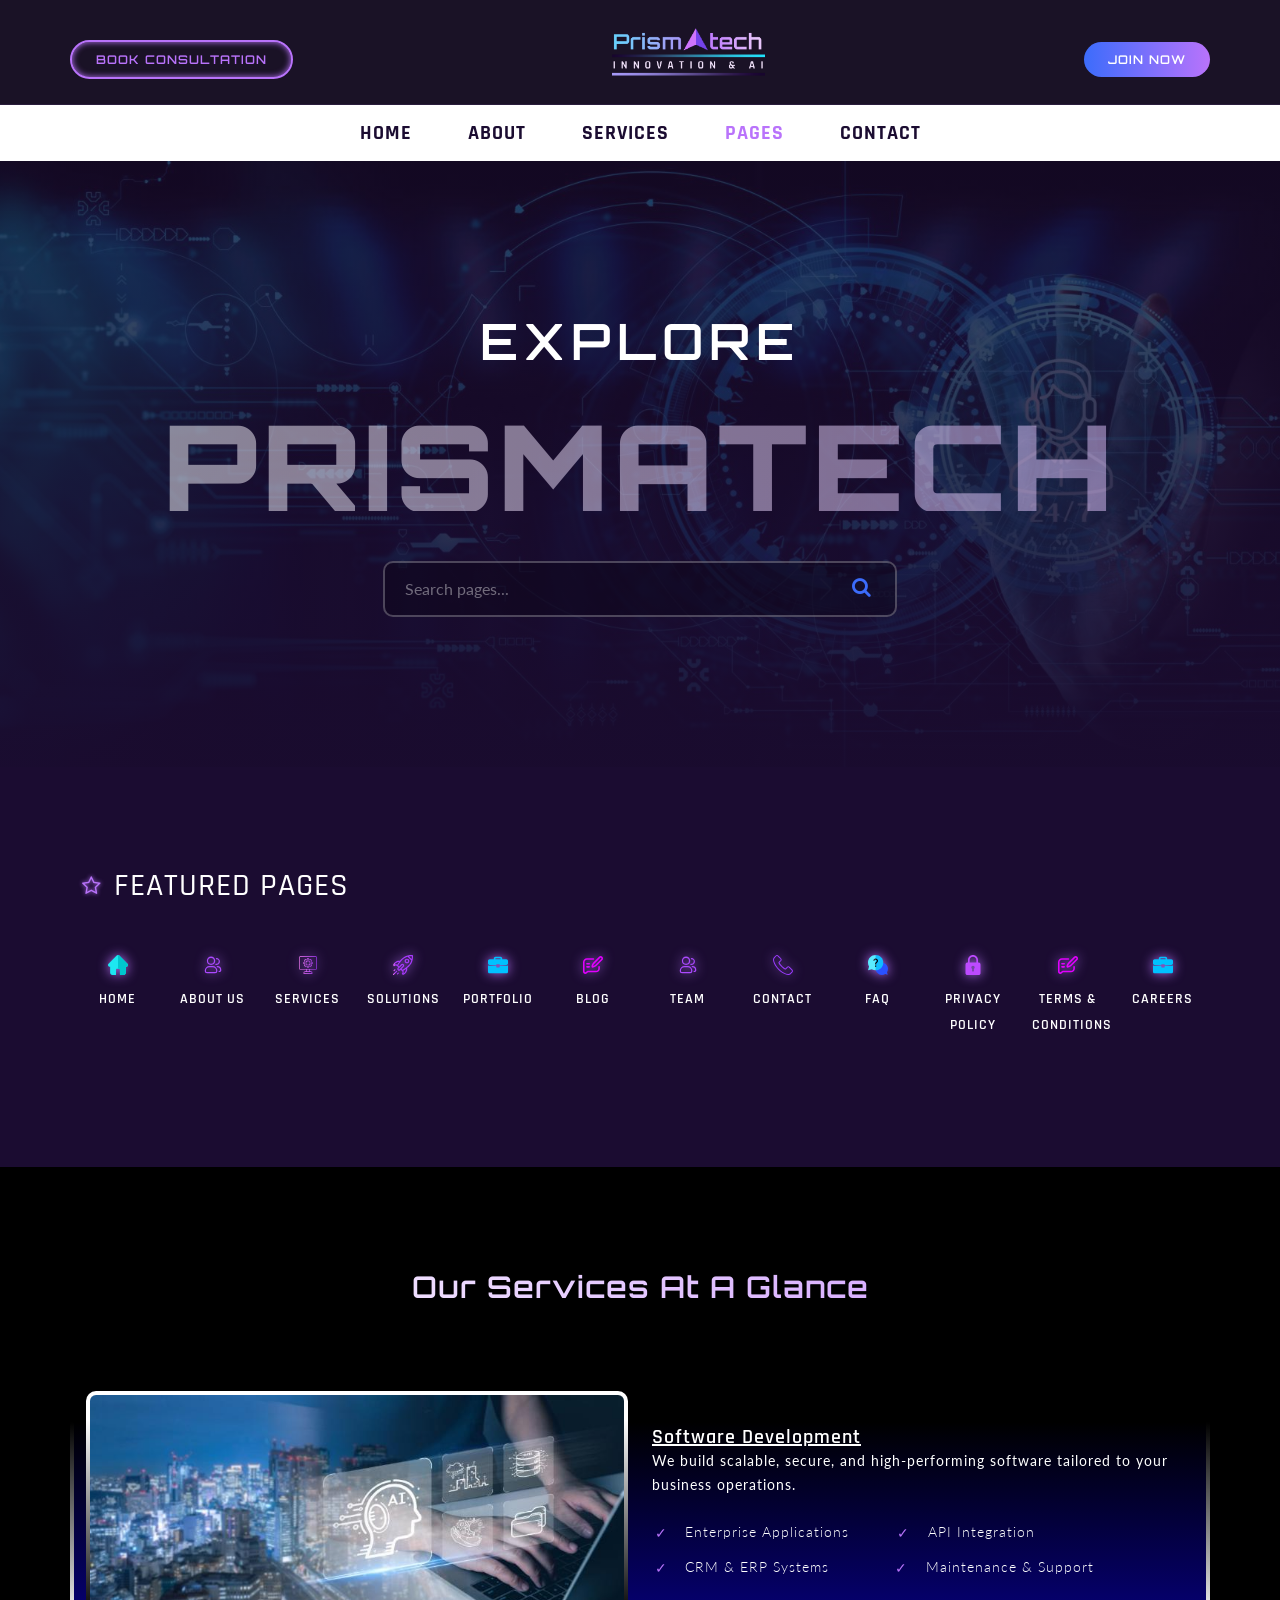
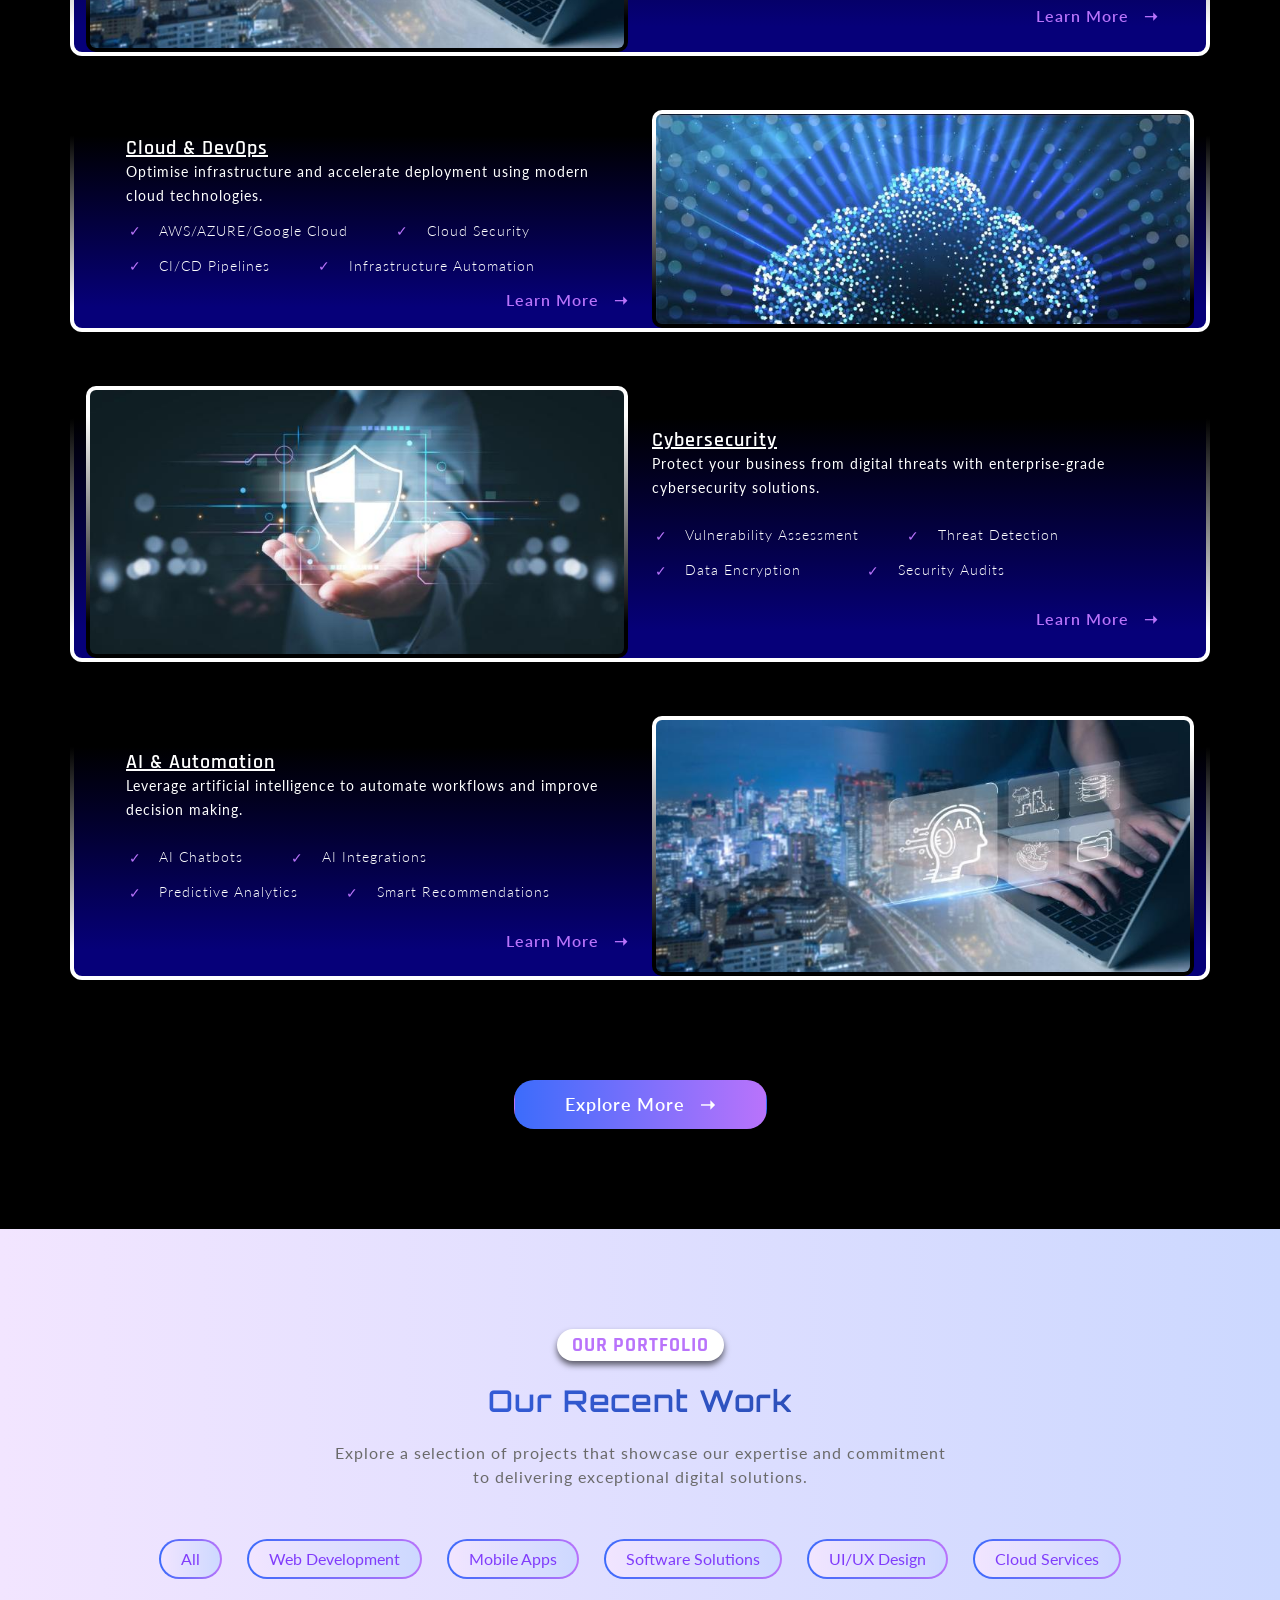
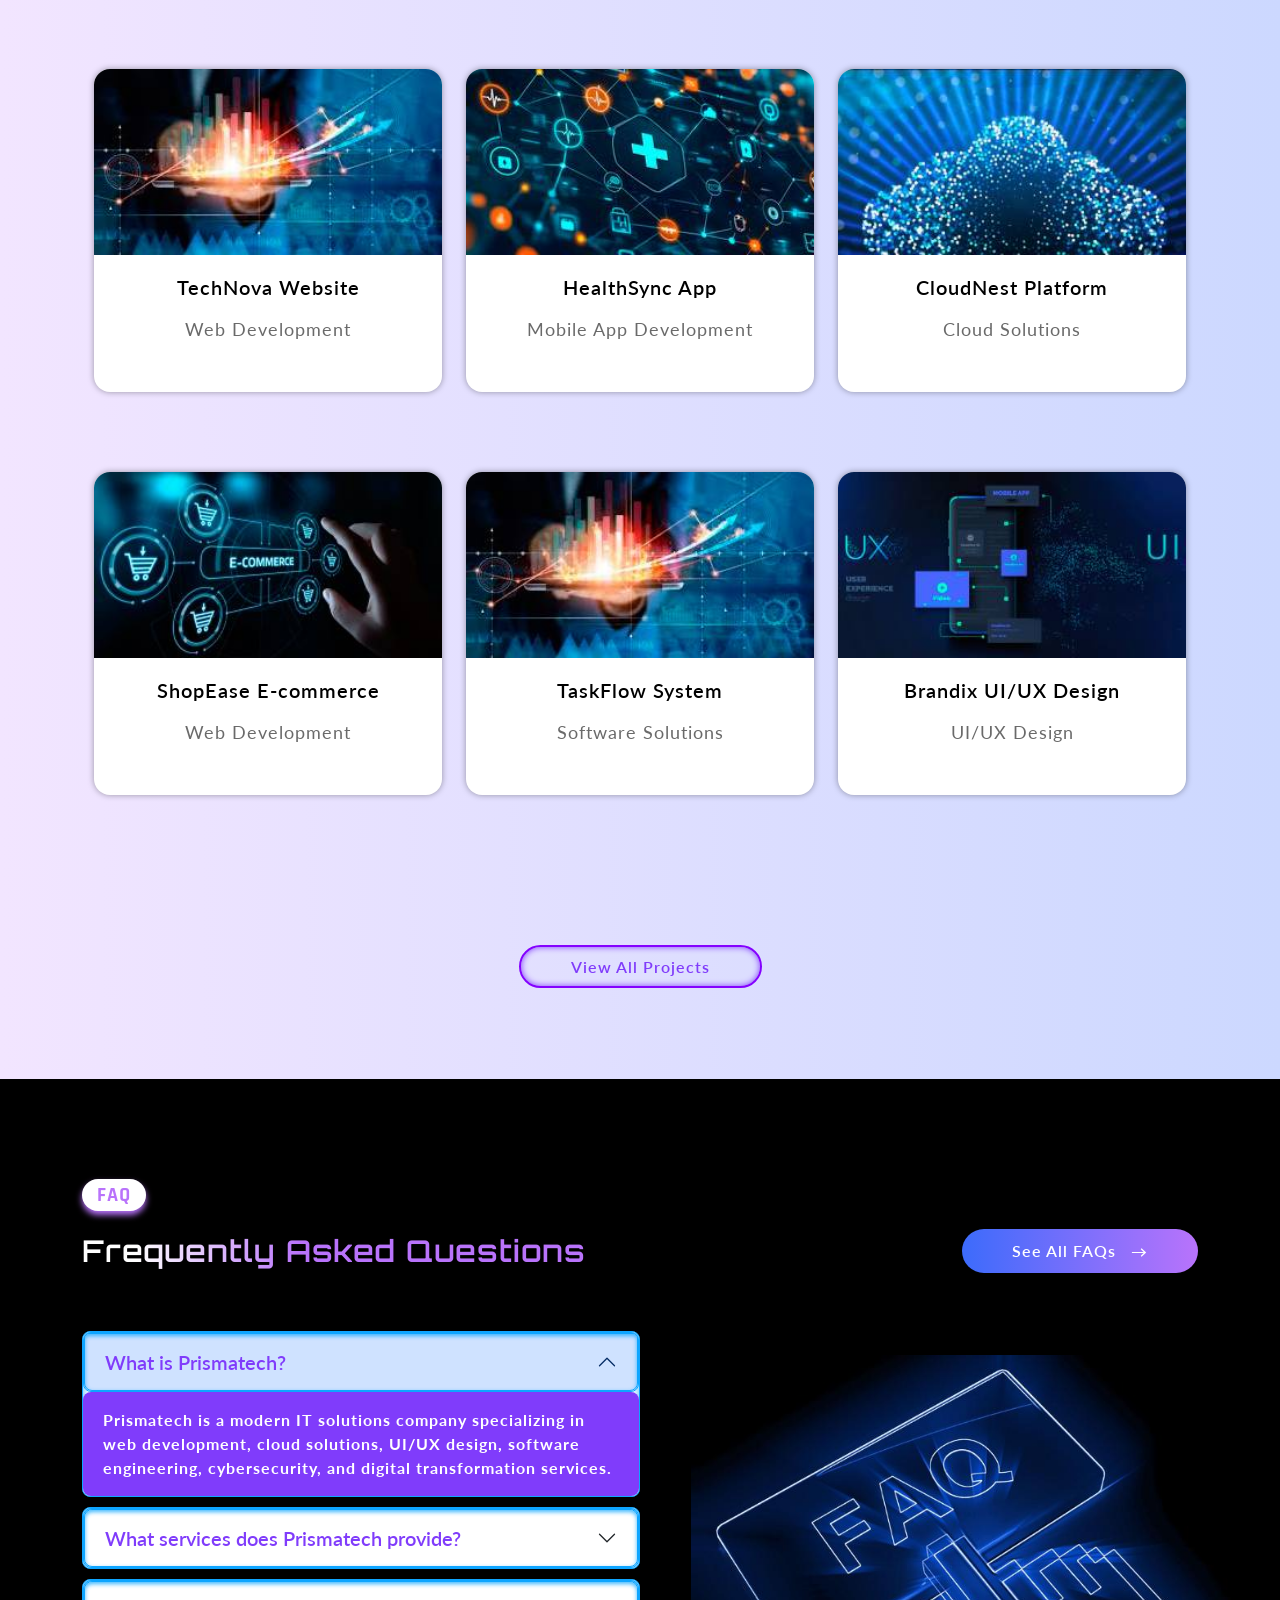
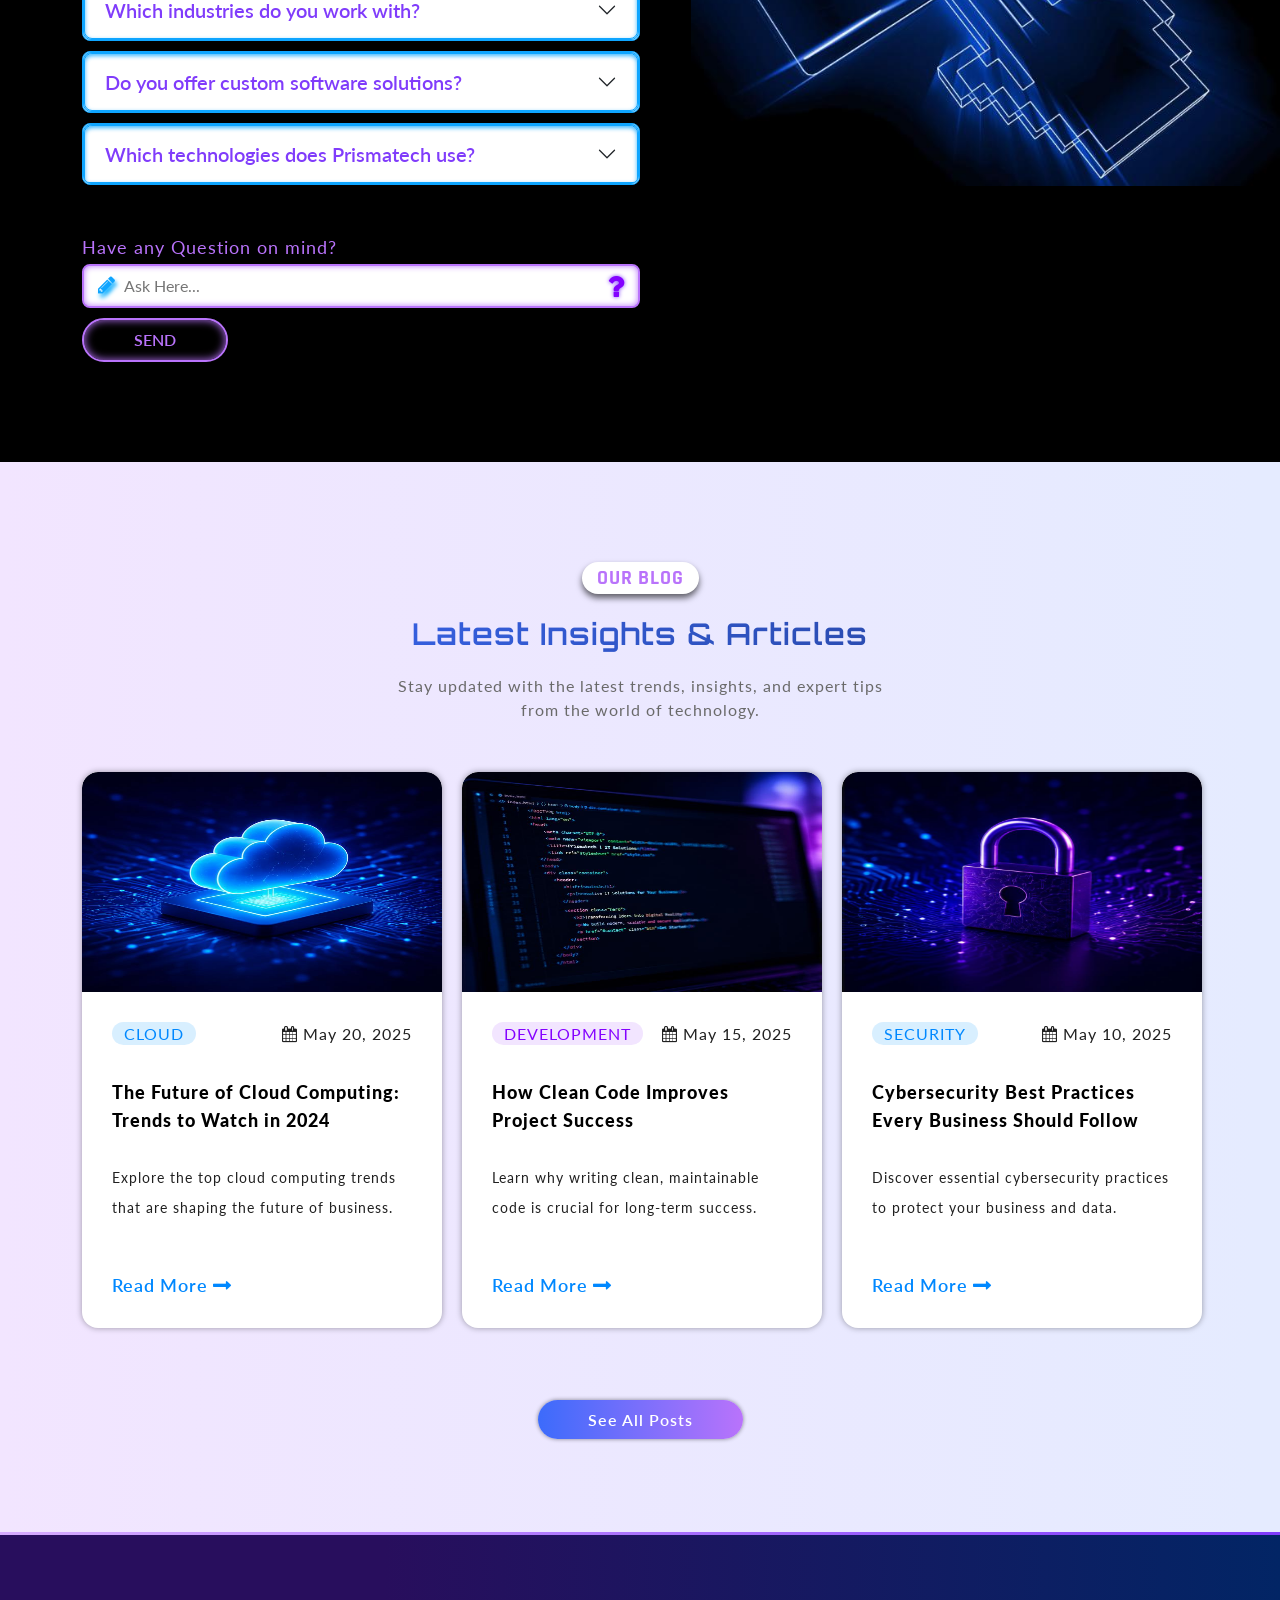
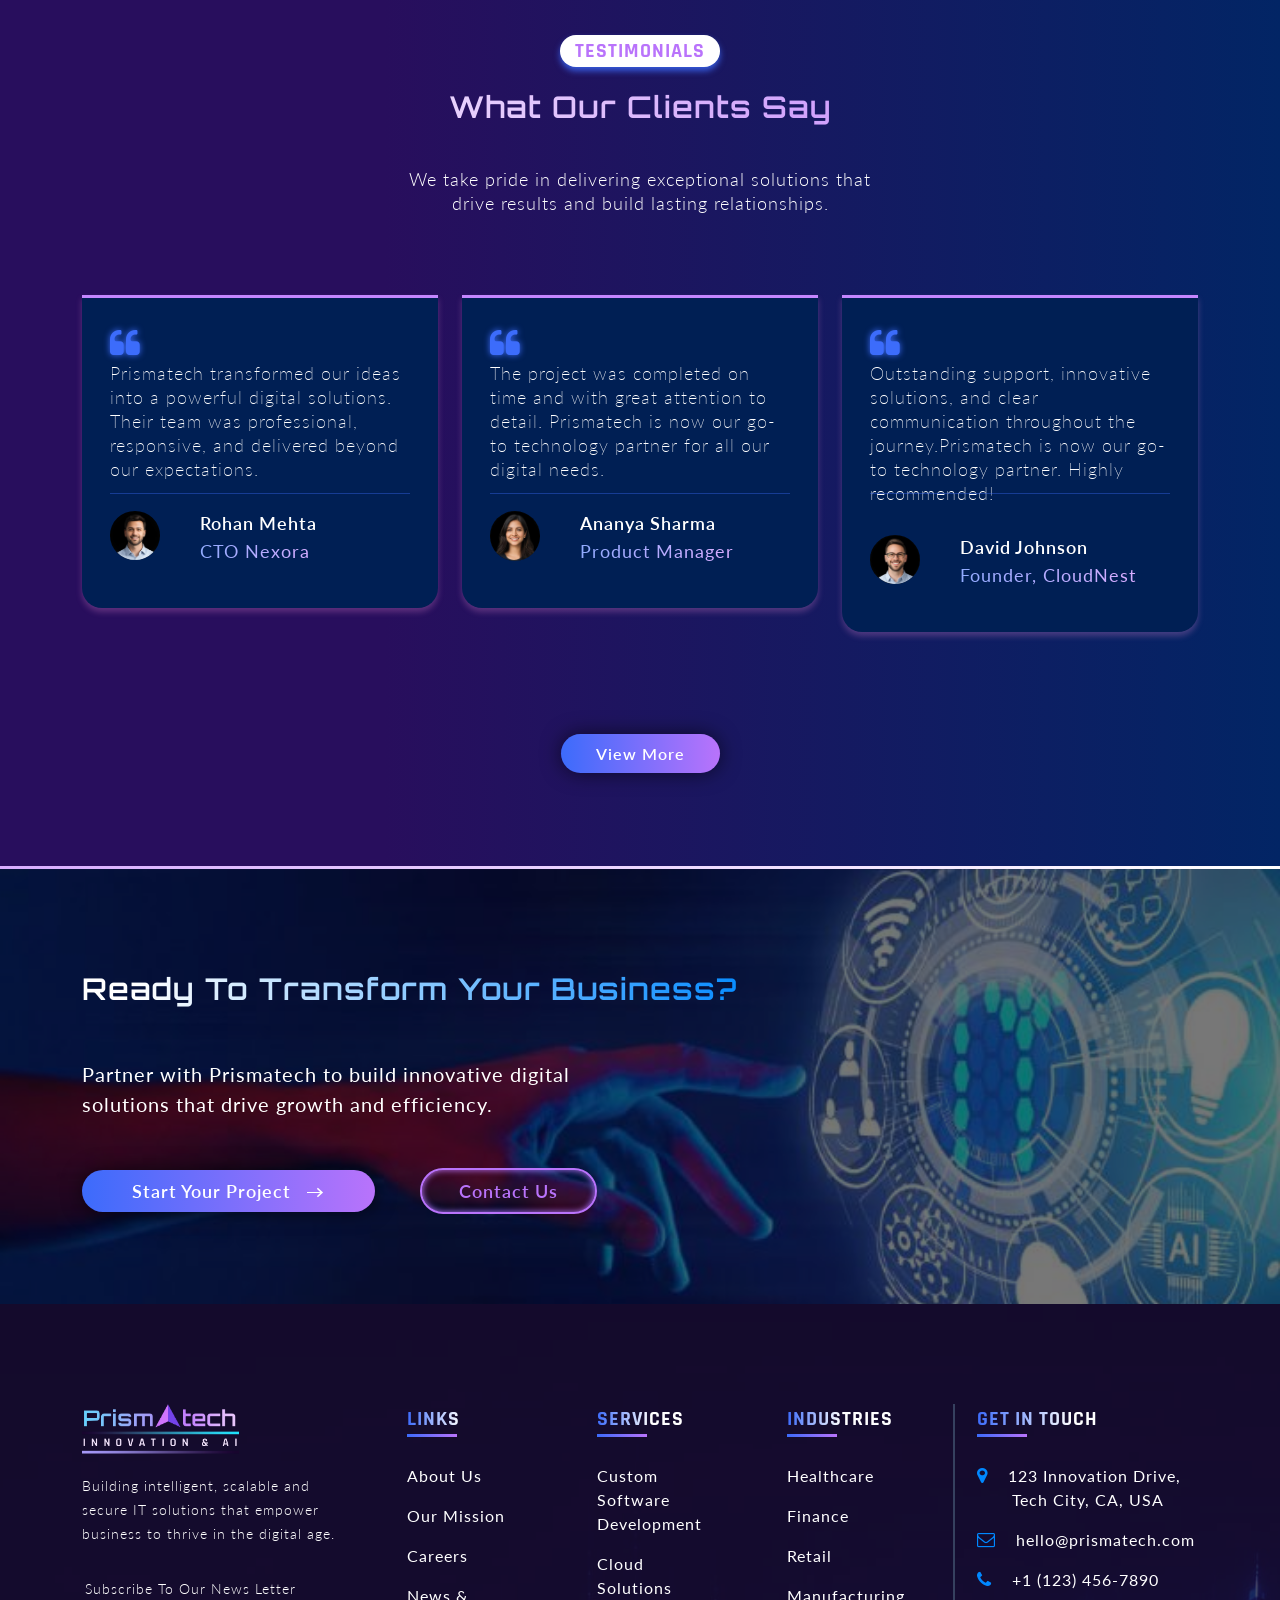
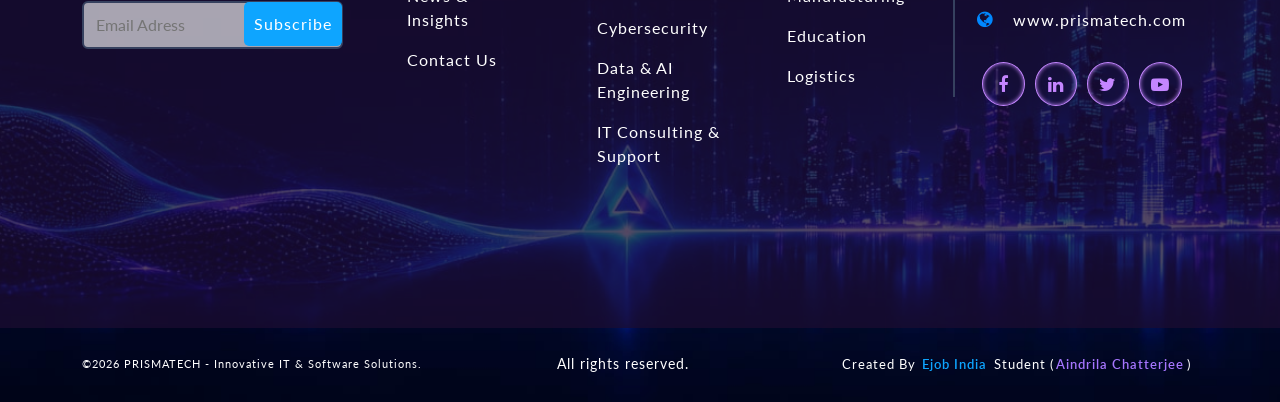
<file: prismpages.html>
<!DOCTYPE html>
<html lang="en">
<head>
    <meta charset="UTF-8">
    <meta name="viewport" content="width=device-width, initial-scale=1.0">
    <title>Prismatech - Pages</title>
    <link rel="icon" href="./favicon/technology.png">

    <link href="https://cdn.jsdelivr.net/npm/bootstrap@5.1.3/dist/css/bootstrap.min.css" rel="stylesheet" integrity="sha384-1BmE4kWBq78iYhFldvKuhfTAU6auU8tT94WrHftjDbrCEXSU1oBoqyl2QvZ6jIW3" crossorigin="anonymous">

    <link rel="stylesheet" href="https://cdnjs.cloudflare.com/ajax/libs/font-awesome/4.7.0/css/font-awesome.min.css">
    
    <link href="https://fonts.googleapis.com/css2?family=Lato:ital,wght@0,100;0,300;0,400;0,700;0,900;1,100;1,300;1,400;1,700;1,900&family=Orbitron:wght@400..900&family=Rajdhani:wght@300;400;500;600;700&display=swap" rel="stylesheet">

    <link rel="stylesheet" href="./css/pgstyle.css">
</head>
<body>
    <!-- HEADER -->
    <header>
        <main class="topheader">
            <div class="container">
                <main class="row buttons">
                    <!-- <main class="col-lg-3 col-sm-12 book">
                        <a href="#">BOOK CONSULTATION</a>
                    </main>
                    <main class="col-lg-3 offset-2 col-sm-12 logo">
                        <a href="#"><img src="./images/prism-logopng.png" alt="Prismatech Logo"></a>
                    </main>
                    <main class="col-lg-2 offset-2 col-sm-12 join">
                        <a href="#">JOIN NOW</a>
                    </main> -->
                    <nav class="navbar navbar-light">
                            <main class="book">
                                <a href="#">BOOK CONSULTATION</a>
                            </main>
                            <main class="logo">
                              <a href="#"><img src="./images/prism-logopng.png" alt="Prismatech Logo"></a>
                            </main>
                            <main class="join">
                        <a href="#">JOIN NOW</a>
                    </main>
                    </nav>
                </main>
            </div>
            <div class="clear"></div>
        </main>
        <main class="btmheader">
            <!-- <div class="container">
                <main class="row menu">
                    <nav class="col-lg-8 offset-2 col-sm-12">
                        <a href="file:///D:/htmldemo/PRISMATECH-%20Live%20Project/Prismatech_home/prismahome.html" class="active">HOME</a>
                        <a href="file:///D:/htmldemo/PRISMATECH-%20Live%20Project/Prismatech_about/prismabout.html">ABOUT</a>
                        <a href="file:///D:/htmldemo/PRISMATECH-%20Live%20Project/Prismatech_services/Prismaservice.html">SERVICES</a>
                        <a href="file:///D:/htmldemo/PRISMATECH-%20Live%20Project/Prismatech_pages/prismpages.html">PAGES</a>
                        <a href="file:///D:/htmldemo/PRISMATECH-%20Live%20Project/Prismatech_contact/Prismcontact.html">CONTACT</a>
                    </nav>
                </main>
            </div> -->
            <nav class="navbar navbar-expand-lg navbar-light">
  <div class="container">
    <button class="navbar-toggler" type="button" data-bs-toggle="collapse" data-bs-target="#navbarNavAltMarkup" aria-controls="navbarNavAltMarkup" aria-expanded="false" aria-label="Toggle navigation">
      <span class="navbar-toggler-icon"></span>
    </button>
    <div class="collapse navbar-collapse" id="navbarNavAltMarkup">
      <div class="navbar-nav">
        <a class="nav-link" aria-current="page" href="./index.html">HOME</a>
        <a class="nav-link" href="./prismabout.html">ABOUT</a>
        <a class="nav-link" href="./Prismaservice.html">SERVICES</a>
        <a class="nav-link active" href="./prismpages.html">PAGES</a>
        <a class="nav-link" href="./Prismcontact.html">CONTACT</a>
      </div>
    </div>
  </div>
</nav>
            <div class="clear"></div>
        </main>
    </header>


    <section class="banner">
        <main class="overlay"></main>
        <div class="container">
            <main class="row">
                <main class="col-lg-12 col-sm-12">
            <h2>EXPLORE</h2>
            <h1>PRISMATECH</h1>
            <form>
                <main class="search">
                    <input type="text" placeholder="Search pages...">
                    <i class="fa fa-search" aria-hidden="true"></i>
                </main>
            </form>
            </main>
            </main>
        </div>
        <div class="clear"></div>
    </section>

    <!-- GRID PAGES -->
    <section class="pages">
        <div class="container">
            <article>
                <i class="fa fa-star-o" aria-hidden="true"></i><h2>FEATURED PAGES</h2>
            </article>
            <main class="row image">
                <main class="col-lg-1 col-sm-3">
                <main class="item">
                    <main>
                        <svg xmlns="http://www.w3.org/2000/svg" version="1.1" xmlns:xlink="http://www.w3.org/1999/xlink" width="20" height="20" x="0" y="0" viewBox="0 0 512 512" style="enable-background:new 0 0 512 512" xml:space="preserve" class=""><g><path fill="#1de8f1" d="m498.195 222.695-.035-.035L289.305 13.813C280.402 4.905 268.566 0 255.977 0c-12.59 0-24.426 4.902-33.332 13.809L13.898 222.55c-.07.07-.144.144-.21.215-18.282 18.386-18.25 48.218.093 66.558 8.375 8.383 19.438 13.238 31.27 13.746.48.047.969.07 1.457.07h8.32v153.7c0 30.414 24.75 55.16 55.168 55.16h81.711c8.285 0 15-6.715 15-15V376.5c0-13.879 11.293-25.168 25.172-25.168h48.195c13.88 0 25.168 11.29 25.168 25.168V497c0 8.285 6.719 15 15 15h81.711c30.422 0 55.168-24.746 55.168-55.16v-153.7h7.719c12.586 0 24.422-4.902 33.332-13.808 18.36-18.371 18.371-48.254.023-66.637zm0 0" opacity="1" data-original="#1de8f1" class=""></path><path fill="#00c7ce" d="m498.195 222.695-.035-.035L289.305 13.813C280.402 4.905 268.566 0 255.977 0h-.004v351.332h24.101c13.88 0 25.168 11.29 25.168 25.168V497c0 8.285 6.719 15 15 15h81.711c30.422 0 55.168-24.746 55.168-55.16v-153.7h7.719c12.586 0 24.422-4.902 33.332-13.808 18.36-18.371 18.371-48.254.023-66.637zm0 0" opacity="1" data-original="#00c7ce" class=""></path></g></svg>
                    </main>    
                    <main><a href="#">HOME</a></main>
                </main>
                </main>


                <main class="col-lg-1 col-sm-3">
                <main class="item">
                    <main>
                        <svg xmlns="http://www.w3.org/2000/svg" version="1.1" xmlns:xlink="http://www.w3.org/1999/xlink" width="20" height="20" x="0" y="0" viewBox="0 0 24 24" style="enable-background:new 0 0 512 512" xml:space="preserve" class=""><g><path fill="#ab49ff" fill-rule="evenodd" d="M9.667 3.5a3.532 3.532 0 1 0 0 7.063 3.532 3.532 0 0 0 0-7.063zM4.636 7.032a5.032 5.032 0 1 1 10.063 0 5.032 5.032 0 0 1-10.063 0zm10.8-2.564a.75.75 0 0 1 .75-.75 4.13 4.13 0 1 1-.83 8.178.75.75 0 0 1 .3-1.47 2.63 2.63 0 1 0 .53-5.208.75.75 0 0 1-.75-.75zm1.001 9.34a.75.75 0 0 1 .75-.75 4.75 4.75 0 0 1 4.75 4.75v.725a1.75 1.75 0 0 1-1.75 1.75h-.877a.75.75 0 1 1 0-1.5h.877a.25.25 0 0 0 .25-.25v-.725a3.25 3.25 0 0 0-3.25-3.25.75.75 0 0 1-.75-.75zM2.062 19a5.75 5.75 0 0 1 5.75-5.75h3.713a5.75 5.75 0 0 1 5.75 5.75v.25a2.75 2.75 0 0 1-2.75 2.75H4.812a2.75 2.75 0 0 1-2.75-2.75zm5.75-4.25A4.25 4.25 0 0 0 3.562 19v.25c0 .69.56 1.25 1.25 1.25h9.713c.69 0 1.25-.56 1.25-1.25V19a4.25 4.25 0 0 0-4.25-4.25z" clip-rule="evenodd" opacity="1" data-original="#000000" class=""></path></g></svg>                    
                    </main>
                    <main><a href="#">ABOUT US</a></main>
                </main>
                </main>


                <main class="col-lg-1 col-sm-3">
                <main class="item">
                    <main>
                        <svg xmlns="http://www.w3.org/2000/svg" version="1.1" xmlns:xlink="http://www.w3.org/1999/xlink" width="20" height="20" x="0" y="0" viewBox="0 0 64 64" style="enable-background:new 0 0 512 512" xml:space="preserve" class=""><g><linearGradient id="a" x1="4" x2="60" y1="32" y2="32" gradientUnits="userSpaceOnUse"><stop offset="0" stop-color="#ff81ff"></stop><stop offset="1" stop-color="#a93aff"></stop></linearGradient><path fill="url(#a)" d="M57 4.188H7a3.003 3.003 0 0 0-3 3v36.5a3.003 3.003 0 0 0 3 3h19.5v5.5h-3.208a5.799 5.799 0 0 0-5.792 5.791v.834a1 1 0 0 0 1 1h26.821a1 1 0 0 0 1-1 5.91 5.91 0 0 0-5.792-6.626H37.5v-5.5H57a3.003 3.003 0 0 0 3-3v-36.5a3.003 3.003 0 0 0-3-3zm-16.47 50a3.796 3.796 0 0 1 3.787 3.624H19.504a3.796 3.796 0 0 1 3.788-3.624zm-12.03-2v-5.5h7v5.5zm29.5-8.5a1 1 0 0 1-1 1H7a1 1 0 0 1-1-1v-36.5a1 1 0 0 1 1-1h50a1 1 0 0 1 1 1zM32.994 17.813a7.689 7.689 0 0 0-1.988 15.249 7.925 7.925 0 0 0 .992.062 7.688 7.688 0 0 0 7.626-8.68 7.738 7.738 0 0 0-6.63-6.63zm3.027 11.646a5.687 5.687 0 1 1-4.014-9.707 5.872 5.872 0 0 1 .737.046 5.687 5.687 0 0 1 3.277 9.661zm9.352-7.25H43.71a12.025 12.025 0 0 0-1.15-2.764c.486-.563 1.745-1.418 1.637-2.284a1.542 1.542 0 0 0-.456-1.098l-2.364-2.365a1.565 1.565 0 0 0-2.204-.002l-1.18 1.181a12.014 12.014 0 0 0-2.764-1.15v-1.663a1.558 1.558 0 0 0-1.557-1.556h-3.344a1.598 1.598 0 0 0-1.557 1.74v1.48a12.025 12.025 0 0 0-2.763 1.149l-1.18-1.18a1.565 1.565 0 0 0-2.203 0l-2.364 2.364a1.557 1.557 0 0 0-.002 2.204l1.18 1.18a12.014 12.014 0 0 0-1.149 2.764h-1.663a1.558 1.558 0 0 0-1.557 1.557v3.343a1.558 1.558 0 0 0 1.557 1.557h1.663a12.025 12.025 0 0 0 1.15 2.764l-1.181 1.18a1.564 1.564 0 0 0 0 2.202l2.364 2.365a1.544 1.544 0 0 0 1.103.458c.858.1 1.736-1.163 2.282-1.637a12.014 12.014 0 0 0 2.763 1.15v1.663a1.558 1.558 0 0 0 1.557 1.556h3.344a1.598 1.598 0 0 0 1.557-1.74v-1.48a12.025 12.025 0 0 0 2.763-1.149l1.18 1.18a1.565 1.565 0 0 0 2.203 0l2.364-2.364a1.544 1.544 0 0 0 .458-1.1c.103-.86-1.162-1.738-1.636-2.284a12.032 12.032 0 0 0 1.149-2.764h1.663a1.558 1.558 0 0 0 1.557-1.557v-3.343a1.558 1.558 0 0 0-1.557-1.557zm-.443 4.457h-1.567a1.556 1.556 0 0 0-1.51 1.195 9.99 9.99 0 0 1-1.172 2.82 1.554 1.554 0 0 0 .22 1.918l1.113 1.112-1.74 1.74-1.113-1.112a1.553 1.553 0 0 0-1.916-.222 9.995 9.995 0 0 1-2.821 1.173 1.555 1.555 0 0 0-1.195 1.51l-.002 1.567H30.77v-1.566a1.554 1.554 0 0 0-1.194-1.51 10.01 10.01 0 0 1-2.82-1.173 1.554 1.554 0 0 0-1.918.22l-1.112 1.113-1.74-1.74 1.112-1.112a1.553 1.553 0 0 0 .221-1.916 9.995 9.995 0 0 1-1.173-2.822 1.556 1.556 0 0 0-1.51-1.195H19.07v-2.457h1.567a1.554 1.554 0 0 0 1.51-1.194 10.01 10.01 0 0 1 1.172-2.82 1.554 1.554 0 0 0-.22-1.919l-1.113-1.112 1.74-1.74 1.113 1.112a1.553 1.553 0 0 0 1.916.222 9.995 9.995 0 0 1 2.821-1.173 1.555 1.555 0 0 0 1.195-1.51l.002-1.567h2.456v1.566a1.554 1.554 0 0 0 1.194 1.51 10.01 10.01 0 0 1 2.82 1.173 1.554 1.554 0 0 0 1.918-.22l1.112-1.113 1.74 1.74-1.112 1.112a1.553 1.553 0 0 0-.221 1.916 9.995 9.995 0 0 1 1.173 2.822 1.556 1.556 0 0 0 1.51 1.195h1.567z" opacity="1" data-original="url(#a)" class=""></path></g></svg>                    
                    </main>
                        <main><a href="#">SERVICES</a></main>
                </main>
                </main>


                <main class="col-lg-1 col-sm-3">
                <main class="item">
                    <main>
                        <svg xmlns="http://www.w3.org/2000/svg" version="1.1" xmlns:xlink="http://www.w3.org/1999/xlink" width="20" height="20" x="0" y="0" viewBox="0 0 512.009 512.009" style="enable-background:new 0 0 512 512" xml:space="preserve" class=""><g><linearGradient id="a" x1="4.394" x2="506.098" y1="507.616" y2="5.911" gradientUnits="userSpaceOnUse"><stop offset="0" stop-color="#5558ff"></stop><stop offset="1" stop-color="#00c0ff"></stop></linearGradient><path fill="url(#a)" d="m39.407 408.962 21.214-21.213c5.858-5.858 5.858-15.355 0-21.213-5.856-5.858-15.354-5.857-21.213 0l-21.214 21.213c-5.858 5.858-5.858 15.355 0 21.213s15.355 5.858 21.213 0zm63.64 0c-5.857-5.858-15.355-5.858-21.213 0l-77.44 77.44c-5.858 5.858-5.858 15.355 0 21.213 5.857 5.857 15.355 5.858 21.213 0l77.44-77.44c5.859-5.858 5.859-15.355 0-21.213zM510.341 14.396a15 15 0 0 0-12.729-12.728c-1.613-.23-40.129-5.535-93.602 4.063-69.373 12.452-133.502 44.851-184.291 95.64-13.546 13.546-28.461 30.11-43.174 47.94-18.182-4.118-77.974-11.646-137.137 47.519-52.431 52.43-22.514 83.553-21.214 84.853a15 15 0 0 0 21.212.001c8.5-8.5 19.8-13.181 31.82-13.181s23.32 4.681 31.819 13.18l31.821 31.82-10.607 10.607c-17.586 17.584-17.59 46.051 0 63.639 17.584 17.585 46.052 17.589 63.639 0l10.607-10.607 31.836 31.836c17.529 17.547 17.524 46.083-.016 63.623a15.002 15.002 0 0 0 0 21.214c.698.698 10.016 9.667 26.63 9.667 14.29 0 33.979-6.637 58.223-30.881 59.164-59.164 51.636-118.955 47.519-137.138 17.831-14.713 34.395-29.628 47.941-43.175 50.685-50.685 83.173-114.831 95.64-184.291 9.597-53.47 4.294-91.987 4.063-93.601zM71.228 238.502c-10.646 0-20.952 2.203-30.399 6.393 2.93-6.961 8.881-15.94 19.793-26.853 25.851-25.851 58.228-42.818 94.27-41.335-18.486 24.438-35.262 49.549-46.829 71.451-11.118-6.289-23.714-9.656-36.835-9.656zm95.458 128.034c-5.86 5.861-15.349 5.862-21.212 0-5.849-5.849-5.849-15.365 0-21.213l84.853-84.853c5.847-5.848 15.364-5.85 21.214 0 5.849 5.849 5.849 15.365 0 21.214zm127.28 84.853c-10.939 10.939-19.935 16.892-26.902 19.814 9.507-21.492 8.435-46.57-3.216-67.254 21.923-11.578 47.062-28.375 71.522-46.882.861 20.784-4.314 57.232-41.404 94.322zm95.46-180.313c-43.21 43.21-104.69 89.222-145.288 109.271l-24.418-24.418 53.033-53.033c17.586-17.585 17.59-46.052 0-63.64-17.546-17.546-46.096-17.543-63.64 0l-53.033 53.033-24.417-24.417c20.047-40.597 66.06-102.077 109.27-145.289 37.668-37.668 82.327-64.154 133.104-79.029l94.304 94.304c-12.467 42.322-35.827 90.13-78.915 133.218zm87.06-167.498-68.144-68.144c32.279-5.891 58.844-5.799 73.269-5.041.743 14.367.793 40.805-5.125 73.185zm-161.306 8.399c-23.448 23.447-23.453 61.402 0 84.853 23.391 23.391 61.454 23.396 84.853 0 23.394-23.394 23.394-61.459 0-84.854-23.448-23.445-61.401-23.451-84.853.001zm63.64 63.64c-11.697 11.697-30.729 11.697-42.427 0-11.724-11.724-11.727-30.701 0-42.426 11.724-11.724 30.7-11.725 42.427 0 11.696 11.697 11.696 30.729 0 42.426zM124.261 451.389l-21.213 21.213c-5.858 5.858-5.858 15.355 0 21.213 5.857 5.857 15.355 5.858 21.213 0l21.213-21.213c5.858-5.858 5.858-15.355 0-21.213-5.858-5.859-15.356-5.859-21.213 0z" opacity="1" data-original="url(#a)" class=""></path></g></svg>
                    </main>    
                    <main><a href="#">SOLUTIONS</a></main>
                </main>
                </main>

                <main class="col-lg-1 col-sm-3">
                <main class="item">
                    <main>
                        <svg xmlns="http://www.w3.org/2000/svg" version="1.1" xmlns:xlink="http://www.w3.org/1999/xlink" width="20" height="20" x="0" y="0" viewBox="0 0 512 512" style="enable-background:new 0 0 512 512" xml:space="preserve" class=""><g><path d="M469.333 106.667H362.667V85.333c0-23.531-19.135-42.667-42.667-42.667H192c-23.531 0-42.667 19.135-42.667 42.667v21.333H42.667C19.135 106.667 0 125.802 0 149.333v64C0 236.865 19.135 256 42.667 256h170.667v-10.667a10.66 10.66 0 0 1 10.667-10.667h64a10.66 10.66 0 0 1 10.667 10.667V256h170.667c23.53 0 42.665-19.135 42.665-42.667v-64c0-23.531-19.135-42.666-42.667-42.666zm-149.333 0H192V85.333h128v21.334zM506.083 267.51a10.68 10.68 0 0 0-11.188 1.052c-7.583 5.74-16.417 8.771-25.563 8.771H298.667v32A10.66 10.66 0 0 1 288 320h-64a10.66 10.66 0 0 1-10.667-10.667v-32H42.667c-9.146 0-17.979-3.031-25.563-8.771a10.593 10.593 0 0 0-11.188-1.052A10.666 10.666 0 0 0 0 277.063v149.604c0 23.531 19.135 42.667 42.667 42.667h426.667c23.531 0 42.667-19.135 42.667-42.667V277.063a10.668 10.668 0 0 0-5.918-9.553z" fill="#00c2ff" opacity="1" data-original="#000000" class=""></path></g></svg>
                    </main>    
                    <main><a href="#">PORTFOLIO</a></main>
                </main>
                </main>


                <main class="col-lg-1 col-sm-3">
                <main class="item">
                    <main>
                        <svg xmlns="http://www.w3.org/2000/svg" version="1.1" xmlns:xlink="http://www.w3.org/1999/xlink" width="20" height="20" x="0" y="0" viewBox="0 0 512 512" style="enable-background:new 0 0 512 512" xml:space="preserve" class=""><g><path d="M100 323.265h60c11.046 0 20-8.954 20-20s-8.954-20-20-20h-60c-11.046 0-20 8.954-20 20s8.954 20 20 20zM100 243.265h60c11.046 0 20-8.954 20-20s-8.954-20-20-20h-60c-11.046 0-20 8.954-20 20s8.954 20 20 20zM217.441 303.265c0 11.046 8.954 20 20 20 41.821 0 81.139-16.286 110.711-45.858l146.26-146.274c23.448-23.447 23.452-61.402 0-84.853-23.393-23.394-61.458-23.394-84.853 0l-146.26 146.274c-29.571 29.573-45.858 68.89-45.858 110.711zm220.404-228.7c7.796-7.798 20.486-7.798 28.283 0 7.816 7.814 7.819 20.467 0 28.284L319.867 249.123c-16.719 16.72-37.624 27.735-60.352 32.068 4.333-22.727 15.349-43.632 32.067-60.352z" fill="#e200ff" opacity="1" data-original="#000000" class=""></path><path d="M60 483.265a59.92 59.92 0 0 0 39.992-15.27l27.647-24.73H332c55.141 0 100-44.86 100-100v-44.863c0-11.046-8.954-20-20-20s-20 8.954-20 20v44.863c0 33.084-26.916 60-60 60H120a20 20 0 0 0-13.334 5.093l-33.338 29.821A19.97 19.97 0 0 1 60 443.265c-11.028 0-20-8.972-20-20v-240c0-33.084 26.916-60 60-60h167.749c11.046 0 20-8.954 20-20s-8.954-20-20-20H100c-55.141 0-100 44.86-100 100v240c0 33.084 26.916 60 60 60z" fill="#e200ff" opacity="1" data-original="#000000" class=""></path></g></svg>
                    </main>    
                    <main><a href="#">BLOG</a></main>
                </main>
                </main>


                <main class="col-lg-1 col-sm-3">
                <main class="item">
                    <main>
                        <svg xmlns="http://www.w3.org/2000/svg" version="1.1" xmlns:xlink="http://www.w3.org/1999/xlink" width="20" height="20" x="0" y="0" viewBox="0 0 24 24" style="enable-background:new 0 0 512 512" xml:space="preserve" class=""><g><path fill="#ab49ff" fill-rule="evenodd" d="M9.667 3.5a3.532 3.532 0 1 0 0 7.063 3.532 3.532 0 0 0 0-7.063zM4.636 7.032a5.032 5.032 0 1 1 10.063 0 5.032 5.032 0 0 1-10.063 0zm10.8-2.564a.75.75 0 0 1 .75-.75 4.13 4.13 0 1 1-.83 8.178.75.75 0 0 1 .3-1.47 2.63 2.63 0 1 0 .53-5.208.75.75 0 0 1-.75-.75zm1.001 9.34a.75.75 0 0 1 .75-.75 4.75 4.75 0 0 1 4.75 4.75v.725a1.75 1.75 0 0 1-1.75 1.75h-.877a.75.75 0 1 1 0-1.5h.877a.25.25 0 0 0 .25-.25v-.725a3.25 3.25 0 0 0-3.25-3.25.75.75 0 0 1-.75-.75zM2.062 19a5.75 5.75 0 0 1 5.75-5.75h3.713a5.75 5.75 0 0 1 5.75 5.75v.25a2.75 2.75 0 0 1-2.75 2.75H4.812a2.75 2.75 0 0 1-2.75-2.75zm5.75-4.25A4.25 4.25 0 0 0 3.562 19v.25c0 .69.56 1.25 1.25 1.25h9.713c.69 0 1.25-.56 1.25-1.25V19a4.25 4.25 0 0 0-4.25-4.25z" clip-rule="evenodd" opacity="1" data-original="#000000" class=""></path></g></svg>                    
                    </main>    
                    <main><a href="#">TEAM</a></main>
                </main>
                </main>


                <main class="col-lg-1 col-sm-3">
                <main class="item">
                    <main>
                        <svg xmlns="http://www.w3.org/2000/svg" version="1.1" xmlns:xlink="http://www.w3.org/1999/xlink" width="20" height="20" x="0" y="0" viewBox="0 0 482.6 482.6" style="enable-background:new 0 0 512 512" xml:space="preserve" class=""><g><path d="M98.339 320.8c47.6 56.9 104.9 101.7 170.3 133.4 24.9 11.8 58.2 25.8 95.3 28.2 2.3.1 4.5.2 6.8.2 24.9 0 44.9-8.6 61.2-26.3.1-.1.3-.3.4-.5 5.8-7 12.4-13.3 19.3-20 4.7-4.5 9.5-9.2 14.1-14 21.3-22.2 21.3-50.4-.2-71.9l-60.1-60.1c-10.2-10.6-22.4-16.2-35.2-16.2-12.8 0-25.1 5.6-35.6 16.1l-35.8 35.8c-3.3-1.9-6.7-3.6-9.9-5.2-4-2-7.7-3.9-11-6-32.6-20.7-62.2-47.7-90.5-82.4-14.3-18.1-23.9-33.3-30.6-48.8 9.4-8.5 18.2-17.4 26.7-26.1 3-3.1 6.1-6.2 9.2-9.3 10.8-10.8 16.6-23.3 16.6-36s-5.7-25.2-16.6-36l-29.8-29.8c-3.5-3.5-6.8-6.9-10.2-10.4-6.6-6.8-13.5-13.8-20.3-20.1-10.3-10.1-22.4-15.4-35.2-15.4-12.7 0-24.9 5.3-35.6 15.5l-37.4 37.4c-13.6 13.6-21.3 30.1-22.9 49.2-1.9 23.9 2.5 49.3 13.9 80 17.5 47.5 43.9 91.6 83.1 138.7zm-72.6-216.6c1.2-13.3 6.3-24.4 15.9-34l37.2-37.2c5.8-5.6 12.2-8.5 18.4-8.5 6.1 0 12.3 2.9 18 8.7 6.7 6.2 13 12.7 19.8 19.6 3.4 3.5 6.9 7 10.4 10.6l29.8 29.8c6.2 6.2 9.4 12.5 9.4 18.7s-3.2 12.5-9.4 18.7c-3.1 3.1-6.2 6.3-9.3 9.4-9.3 9.4-18 18.3-27.6 26.8l-.5.5c-8.3 8.3-7 16.2-5 22.2.1.3.2.5.3.8 7.7 18.5 18.4 36.1 35.1 57.1 30 37 61.6 65.7 96.4 87.8 4.3 2.8 8.9 5 13.2 7.2 4 2 7.7 3.9 11 6 .4.2.7.4 1.1.6 3.3 1.7 6.5 2.5 9.7 2.5 8 0 13.2-5.1 14.9-6.8l37.4-37.4c5.8-5.8 12.1-8.9 18.3-8.9 7.6 0 13.8 4.7 17.7 8.9l60.3 60.2c12 12 11.9 25-.3 37.7-4.2 4.5-8.6 8.8-13.3 13.3-7 6.8-14.3 13.8-20.9 21.7-11.5 12.4-25.2 18.2-42.9 18.2-1.7 0-3.5-.1-5.2-.2-32.8-2.1-63.3-14.9-86.2-25.8-62.2-30.1-116.8-72.8-162.1-127-37.3-44.9-62.4-86.7-79-131.5-10.3-27.5-14.2-49.6-12.6-69.7z" fill="#9b3cff" opacity="1" data-original="#000000" class=""></path></g></svg>
                    </main>    
                    <main><a href="#">CONTACT</a></main>
                </main>
                </main>

                <main class="col-lg-1 col-sm-3">
                <main class="item">
                    <main>
                        <svg xmlns="http://www.w3.org/2000/svg" version="1.1" xmlns:xlink="http://www.w3.org/1999/xlink" width="20" height="20" x="0" y="0" viewBox="0 0 512 512" style="enable-background:new 0 0 512 512" xml:space="preserve" class=""><g><path fill="#2a51ff" d="m439.965 486.578 64.441 17.828-17.824-64.441C502.656 415.223 512 385.703 512 354c0-87.262-70.738-158-158-158s-158 70.738-158 158 70.738 158 158 158c31.703 0 61.223-9.344 85.965-25.422zm0 0" opacity="1" data-original="#2a51ff" class=""></path><path fill="#10beff" d="m195.5 0-80 195.5 80 195.5C303.3 391 391 303.3 391 195.5S303.3 0 195.5 0zm0 0" opacity="1" data-original="#10beff"></path><path fill="#5aecff" d="M0 195.5c0 35.133 9.352 69.34 27.11 99.371L.718 390.277l95.41-26.386C126.16 381.648 160.367 391 195.5 391V0C87.7 0 0 87.7 0 195.5zm0 0" opacity="1" data-original="#5aecff" class=""></path><path d="M180.5 271h30v30h-30zm0 0" fill="#000000" opacity="1" data-original="#000000" class=""></path><path fill="#292c32" d="M180.5 204.395V241h15l10-25.168-10-25.168zM135.5 150h30c0-16.543 13.457-30 30-30l10-15-10-15c-33.086 0-60 26.914-60 60zm0 0" opacity="1" data-original="#292c32"></path><path d="M195.5 90v30c16.543 0 30 13.457 30 30 0 8.52-3.469 16.383-9.766 22.145l-20.234 18.52V241h15v-23.395l25.488-23.328C248.387 182.93 255.5 166.793 255.5 150c0-33.086-26.914-60-60-60zm0 0" fill="#000000" opacity="1" data-original="#000000" class=""></path></g></svg>
                    </main>    
                    <main><a href="#">FAQ</a></main>
                </main>
                </main>


                <main class="col-lg-1 col-sm-3">
                <main class="item">
                    <main>
                        <svg xmlns="http://www.w3.org/2000/svg" version="1.1" xmlns:xlink="http://www.w3.org/1999/xlink" width="20" height="20" x="0" y="0" viewBox="0 0 24 24" style="enable-background:new 0 0 512 512" xml:space="preserve" class=""><g><path d="M18.75 9H18V6c0-3.309-2.691-6-6-6S6 2.691 6 6v3h-.75A2.253 2.253 0 0 0 3 11.25v10.5C3 22.991 4.01 24 5.25 24h13.5c1.24 0 2.25-1.009 2.25-2.25v-10.5C21 10.009 19.99 9 18.75 9zM8 6c0-2.206 1.794-4 4-4s4 1.794 4 4v3H8zm5 10.722V19a1 1 0 1 1-2 0v-2.278c-.595-.347-1-.985-1-1.722 0-1.103.897-2 2-2s2 .897 2 2c0 .737-.405 1.375-1 1.722z" fill="#bd4aff" opacity="1" data-original="#000000" class=""></path></g></svg>
                    </main>    
                    <main><a href="#">PRIVACY POLICY</a></main>
                </main>
                </main>


                <main class="col-lg-1 col-sm-3">
                <main class="item">
                    <main>
                        <svg xmlns="http://www.w3.org/2000/svg" version="1.1" xmlns:xlink="http://www.w3.org/1999/xlink" width="20" height="20" x="0" y="0" viewBox="0 0 512 512" style="enable-background:new 0 0 512 512" xml:space="preserve" class=""><g><path d="M100 323.265h60c11.046 0 20-8.954 20-20s-8.954-20-20-20h-60c-11.046 0-20 8.954-20 20s8.954 20 20 20zM100 243.265h60c11.046 0 20-8.954 20-20s-8.954-20-20-20h-60c-11.046 0-20 8.954-20 20s8.954 20 20 20zM217.441 303.265c0 11.046 8.954 20 20 20 41.821 0 81.139-16.286 110.711-45.858l146.26-146.274c23.448-23.447 23.452-61.402 0-84.853-23.393-23.394-61.458-23.394-84.853 0l-146.26 146.274c-29.571 29.573-45.858 68.89-45.858 110.711zm220.404-228.7c7.796-7.798 20.486-7.798 28.283 0 7.816 7.814 7.819 20.467 0 28.284L319.867 249.123c-16.719 16.72-37.624 27.735-60.352 32.068 4.333-22.727 15.349-43.632 32.067-60.352z" fill="#e200ff" opacity="1" data-original="#000000" class=""></path><path d="M60 483.265a59.92 59.92 0 0 0 39.992-15.27l27.647-24.73H332c55.141 0 100-44.86 100-100v-44.863c0-11.046-8.954-20-20-20s-20 8.954-20 20v44.863c0 33.084-26.916 60-60 60H120a20 20 0 0 0-13.334 5.093l-33.338 29.821A19.97 19.97 0 0 1 60 443.265c-11.028 0-20-8.972-20-20v-240c0-33.084 26.916-60 60-60h167.749c11.046 0 20-8.954 20-20s-8.954-20-20-20H100c-55.141 0-100 44.86-100 100v240c0 33.084 26.916 60 60 60z" fill="#e200ff" opacity="1" data-original="#000000" class=""></path></g></svg>
                    </main>   
                    <main><a href="#">TERMS & CONDITIONS</a></main>
                </main>
                </main>


                <main class="col-lg-1 col-sm-3">
                <main class="item">
                    <main>
                        <svg xmlns="http://www.w3.org/2000/svg" version="1.1" xmlns:xlink="http://www.w3.org/1999/xlink" width="20" height="20" x="0" y="0" viewBox="0 0 512 512" style="enable-background:new 0 0 512 512" xml:space="preserve" class=""><g><path d="M469.333 106.667H362.667V85.333c0-23.531-19.135-42.667-42.667-42.667H192c-23.531 0-42.667 19.135-42.667 42.667v21.333H42.667C19.135 106.667 0 125.802 0 149.333v64C0 236.865 19.135 256 42.667 256h170.667v-10.667a10.66 10.66 0 0 1 10.667-10.667h64a10.66 10.66 0 0 1 10.667 10.667V256h170.667c23.53 0 42.665-19.135 42.665-42.667v-64c0-23.531-19.135-42.666-42.667-42.666zm-149.333 0H192V85.333h128v21.334zM506.083 267.51a10.68 10.68 0 0 0-11.188 1.052c-7.583 5.74-16.417 8.771-25.563 8.771H298.667v32A10.66 10.66 0 0 1 288 320h-64a10.66 10.66 0 0 1-10.667-10.667v-32H42.667c-9.146 0-17.979-3.031-25.563-8.771a10.593 10.593 0 0 0-11.188-1.052A10.666 10.666 0 0 0 0 277.063v149.604c0 23.531 19.135 42.667 42.667 42.667h426.667c23.531 0 42.667-19.135 42.667-42.667V277.063a10.668 10.668 0 0 0-5.918-9.553z" fill="#00c2ff" opacity="1" data-original="#000000" class=""></path></g></svg>
                    </main>    
                    <main><a href="#">CAREERS</a></main>
                </main>
                </main>
            </main>    
        </div>
        <div class="clear"></div>
    </section>

    <section class="expert">
        <div class="container">
            <h2>Our Services At A Glance</h2>
            <main class="row first">
                <main class="col-lg-6 col-sm-12">
                <main class="picture">
                    <img src="./images/ai.jpeg" alt="">
                </main>
                </main>
                <main class="col-lg-6 col-sm-12">
                <main class="detail">
                    <h4>Software Development</h4>
                    <p>We build scalable, secure, and high-performing software tailored to your business operations.</p>
                    <nav class="ui">
                        <a href="#"><mark>✓</mark> &nbsp; Enterprise Applications</a>
                        <a href="#"><mark>✓</mark> &nbsp; API Integration</a>
                    </nav>
                    <nav class="ux">
                        <a href="#"><mark>✓</mark> &nbsp; CRM & ERP Systems</a>
                        <a href="#"><mark>✓</mark> &nbsp; Maintenance & Support</a>
                    </nav>
                    <a href="#" class="more">Learn More &nbsp; ➝</a>
                </main>
                </main>
            </main>
            <main class="row second">
                <main class="col-lg-6 col-sm-12">
                <main class="detail">
                    <h4>Cloud & DevOps</h4>
                    <p>Optimise infrastructure and accelerate deployment using modern cloud technologies.</p>
                    <nav class="ui">
                        <a href="#"><mark>✓</mark> &nbsp; AWS/AZURE/Google Cloud</a>
                        <a href="#"><mark>✓</mark> &nbsp; Cloud Security</a>
                    </nav>
                    <nav class="ux">
                        <a href="#"><mark>✓</mark> &nbsp; CI/CD Pipelines</a>
                        <a href="#"><mark>✓</mark> &nbsp; Infrastructure Automation</a>
                    </nav>
                    <a href="#" class="more">Learn More &nbsp; ➝</a>
                </main>
                </main>
                <main class="col-lg-6 col-sm-12">
                <main class="picture">
                    <img src="./images/cloud.jpeg" alt="">
                </main>
                </main>
            </main>
            <main class="row third">
                <main class="col-lg-6 col-sm-12">
                <main class="picture">
                    <img src="./images/secure.jpeg" alt="">
                </main>
                </main>
                <main class="col-lg-6 col-sm-12">
                <main class="detail">
                    <h4>Cybersecurity</h4>
                    <p>Protect your business from digital threats with enterprise-grade cybersecurity solutions.</p>
                    <nav class="ui">
                        <a href="#"><mark>✓</mark> &nbsp; Vulnerability Assessment</a>
                        <a href="#"><mark>✓</mark> &nbsp; Threat Detection</a>
                    </nav>
                    <nav class="ux">
                        <a href="#"><mark>✓</mark> &nbsp; Data Encryption</a>
                        <a href="#"><mark>✓</mark> &nbsp; Security Audits</a>
                    </nav>
                    <a href="#" class="more">Learn More &nbsp; ➝</a>
                </main>
                </main>
            </main>
            <main class="row fourth">
                <main class="col-lg-6 col-sm-12">
                <main class="detail">
                    <h4>AI & Automation</h4>
                    <p>Leverage artificial intelligence to automate workflows and improve decision making.</p>
                    <nav class="ui">
                        <a href="#"><mark>✓</mark> &nbsp; AI Chatbots</a>
                        <a href="#"><mark>✓</mark> &nbsp; AI Integrations</a>
                    </nav>
                    <nav class="ux">
                        <a href="#"><mark>✓</mark> &nbsp; Predictive Analytics</a>
                        <a href="#"><mark>✓</mark> &nbsp; Smart Recommendations</a>
                    </nav>
                    <a href="#" class="more">Learn More &nbsp; ➝</a>
                </main>
                </main>
                <main class="col-lg-6 col-sm-12">
                <main class="picture">
                    <img src="./images/ai.jpeg" alt="">
                </main>
                </main>
            </main>
            <a href="#" class="btn">Explore More &nbsp; ➝</a>
        </div>
        <div class="clear"></div>
    </section>

    <section class="portfolio">
        <div class="container">
            <h3>OUR PORTFOLIO</h3>
            <h2>Our Recent Work</h2>
            <p>Explore a selection of projects that showcase our expertise
            and commitment <br> to delivering exceptional digital solutions.</p>
            <!-- <nav>
                <a href="#" class="all">All</a>
                <a href="#">Web Development</a>
                <a href="#">Mobile Apps</a>
                <a href="#">Software Solutions</a>
                <a href="#">UI/UX Design</a>
                <a href="#">Cloud Services</a>
            </nav> -->
            <button type="button" class="btn btn-secondary all" data-bs-toggle="tooltip" data-bs-placement="top" title="All Projects">
             All
              </button>
            <button type="button" class="btn btn-secondary" data-bs-toggle="tooltip" data-bs-placement="right" title="Web Development">
                Web Development
              </button>
            <button type="button" class="btn btn-secondary" data-bs-toggle="tooltip" data-bs-placement="bottom" title="Mobile Apps">
             Mobile Apps
            </button>
             <button type="button" class="btn btn-secondary" data-bs-toggle="tooltip" data-bs-placement="left" title="Software Solutions">
               Software Solutions
               </button>
               <button type="button" class="btn btn-secondary" data-bs-toggle="tooltip" data-bs-placement="left" title="UI/UX Design">
               UI/UX Design
               </button>
               <button type="button" class="btn btn-secondary" data-bs-toggle="tooltip" data-bs-placement="left" title="Cloud Services">
               Cloud Services
               </button>
            <main class="row works">
                <main class="col-lg-4 col-sm-12 card">
                <main class="task">
                        <main class="pic">
                        <a href="#"><img src="./images/technova_prism.jpg" alt=""></a>
                        </main>
                        <main class="overlay0">
                            <a href="#">View Project &nbsp; <i class="fa fa-long-arrow-right" aria-hidden="true"></i></a>
                        </main>
                        <main class="label">
                            <a href="#">TechNova Website</a>
                            <p>Web Development</p>
                        </main>
                </main>
                </main>
                <main class="col-lg-4 col-sm-12 card">
                <main class="task">
                        <main class="pic">
                        <a href="#"><img src="./images/health_prism.jpg" alt=""></a>
                        </main>
                        <main class="overlay0">
                            <a href="#">View Project &nbsp; <i class="fa fa-long-arrow-right" aria-hidden="true"></i></a>
                        </main>
                        <main class="label">
                            <a href="#">HealthSync App</a>
                            <p>Mobile App Development</p>
                        </main>
                </main>
                </main>
                <main class="col-lg-4 col-sm-12 card">
                <main class="task">
                        <main class="pic">
                        <a href="#"><img src="./images/cloud_prism.jpg" alt=""></a>
                        </main>
                        <main class="overlay0">
                            <a href="#">View Project &nbsp; <i class="fa fa-long-arrow-right" aria-hidden="true"></i></a>
                        </main>
                        <main class="label">
                            <a href="#">CloudNest Platform</a>
                            <p>Cloud Solutions</p>
                        </main>
                </main>
                </main>
                <main class="col-lg-4 col-sm-12 card">
                <main class="task">
                        <main class="pic">
                        <a href="#"><img src="./images/ecommerce_prism.jpg" alt=""></a>
                        </main>
                        <main class="overlay0">
                            <a href="#">View Project &nbsp; <i class="fa fa-long-arrow-right" aria-hidden="true"></i></a>
                        </main>
                        <main class="label">
                            <a href="#">ShopEase E-commerce</a>
                            <p>Web Development</p>
                        </main>
                </main>
                </main>
                <main class="col-lg-4 col-sm-12 card">
                <main class="task">
                        <main class="pic">
                        <a href="#"><img src="./images/technova_prism.jpg" alt=""></a>
                        </main>    
                        <main class="overlay0">
                            <a href="#">View Project &nbsp;<i class="fa fa-long-arrow-right" aria-hidden="true"></i></a>
                        </main>
                        <main class="label">
                            <a href="#">TaskFlow System</a>
                            <p>Software Solutions</p>
                        </main>
                </main>
                </main>
                <main class="col-lg-4 col-sm-12 card">
                <main class="task">
                        <main class="pic">
                        <a href="#"><img src="./images/uiux_prism.jpg" alt=""></a>
                        </main>    
                        <main class="overlay0">
                            <a href="#">View Project &nbsp; <i class="fa fa-long-arrow-right" aria-hidden="true"></i></a>
                        </main>
                        <main class="label">
                            <a href="#">Brandix UI/UX Design</a>
                            <p>UI/UX Design</p>
                        </main>
                </main>
                </main>
            </main>
            <a href="#" class="projects">View All Projects</a>
        </div>
        <div class="clear"></div>
    </section>

    <section class="faq">
        <div class="container">
            <main class=" row head">
            <main class="col-lg-6 col-sm-12">    
            <h3>FAQ</h3>
            <h2>Frequently Asked Questions</h2>
            </main>
            <main class="col-lg-3 offset-lg-3 col-sm-12">
            <a href="#">See All FAQs &nbsp; →</a>
            </main>
            </main>
                <main class="col-lg-6 col-sm-12 answer">
                <div class="accordion" id="accordionExample">
  <div class="accordion-item">
    <h4 class="accordion-header" id="headingOne">
      <button class="accordion-button" type="button" data-bs-toggle="collapse" data-bs-target="#collapseOne" aria-expanded="true" aria-controls="collapseOne">
        What is Prismatech?
      </button>
    </h4>
    <div id="collapseOne" class="accordion-collapse collapse show" aria-labelledby="headingOne" data-bs-parent="#accordionExample">
      <div class="accordion-body">
        <strong>Prismatech is a modern IT solutions company specializing in 
                        web development, cloud solutions, UI/UX design, software 
                        engineering, cybersecurity, and digital transformation services.</strong>
      </div>
    </div>
  </div>
  <div class="accordion-item">
    <h4 class="accordion-header" id="headingTwo">
      <button class="accordion-button collapsed" type="button" data-bs-toggle="collapse" data-bs-target="#collapseTwo" aria-expanded="false" aria-controls="collapseTwo">
        What services does Prismatech provide?
      </button>
    </h4>
    <div id="collapseTwo" class="accordion-collapse collapse" aria-labelledby="headingTwo" data-bs-parent="#accordionExample">
      <div class="accordion-body">
        <strong>We provide: Web Development, Mobile App Development, UI/UX Design, Cloud Solutions, Cybersecurity, IT Consulting,
                        Software Maintenance, Custom Enterprise Solutions.</strong>
      </div>
    </div>
  </div>
  <div class="accordion-item">
    <h4 class="accordion-header" id="headingThree">
      <button class="accordion-button collapsed" type="button" data-bs-toggle="collapse" data-bs-target="#collapseThree" aria-expanded="false" aria-controls="collapseThree">
        Which industries do you work with?
      </button>
    </h4>
    <div id="collapseThree" class="accordion-collapse collapse" aria-labelledby="headingThree" data-bs-parent="#accordionExample">
      <div class="accordion-body">
        <strong>We work with startups, enterprises, e-commerce businesses, healthcare, education, fintech, logistics, and many other industries.</strong>
      </div>
    </div>
  </div>
  <div class="accordion-item">
    <h4 class="accordion-header" id="headingFour">
      <button class="accordion-button collapsed" type="button" data-bs-toggle="collapse" data-bs-target="#collapseFour" aria-expanded="false" aria-controls="collapseFour">
        Do you offer custom software solutions?
      </button>
    </h4>
    <div id="collapseFour" class="accordion-collapse collapse" aria-labelledby="headingFour" data-bs-parent="#accordionExample">
      <div class="accordion-body">
        <strong>Yes. We build fully customized software tailored to your business goals, workflows, and scalability requirements.</strong>
      </div>
    </div>
  </div>
  <div class="accordion-item">
    <h4 class="accordion-header" id="headingFive">
      <button class="accordion-button collapsed" type="button" data-bs-toggle="collapse" data-bs-target="#collapseFive" aria-expanded="false" aria-controls="collapseFive">
        Which technologies does Prismatech use?
      </button>
    </h4>
    <div id="collapseFive" class="accordion-collapse collapse" aria-labelledby="headingFive" data-bs-parent="#accordionExample">
      <div class="accordion-body">
        <strong>We work with modern technologies such as: React, Next.js, Node.js, Python, MongoDB, Firebase, AWS, Tailwind CSS,
                        Flutter.</strong>
      </div>
    </div>
  </div>
</div>
</main>
              <main class="ask">
                <label for="">Have any Question on mind?</label>
                <input type="text" placeholder="Ask Here...">
                <main class="question">
                <i class="fa fa-question" aria-hidden="true"></i>
                </main>
                <main class="pen">
                <i class="fa fa-pencil" aria-hidden="true"></i>
                </main>
                <button type="submit" value="submit">SEND</button>
              </main>
        </div>
        <div class="clear"></div>
    </section>

    <section class="blog">
        <div class="container">
            <h3>OUR BLOG</h3>
            <h2>Latest Insights & Articles</h2>
            <p>Stay updated with the latest trends, insights, and expert tips <br>
               from the world of technology.</p>
               <main class="row posts">
                <main class="col-lg-4 col-sm-12 card">
                <main class="image">
                    <main>
                        <a href="#"><img src="./images/prism-blog1.jpeg" alt=""></a>
                        </main>
                        <main class="text">
                            <mark>CLOUD</mark>
                            <time><i class="fa fa-calendar" aria-hidden="true"></i>May 20, 2025</time>
                            <h4><a href="#">The Future of Cloud Computing:
                               Trends to Watch in 2024</a></h4>
                               <p>Explore the top cloud computing trends that 
                                are shaping the future of business.</p>
                                <a href="" class="read">Read More <i class="fa fa-long-arrow-right" aria-hidden="true"></i></a>
                        </main>
                </main>
                </main>
                <main class="col-lg-4 col-sm-12 card">
                <main class="image2">
                    <main>
                        <a href="#"><img src="./images/prism-blog2.jpeg" alt=""></a>
                        </main>
                        <main class="text">
                            <mark>DEVELOPMENT</mark>
                            <time><i class="fa fa-calendar" aria-hidden="true"></i>May 15, 2025</time>
                            <h4><a href="#">How Clean Code Improves
                               Project Success</a></h4>
                               <p>Learn why writing clean, maintainable code
                                is crucial for long-term success.</p>
                                <a href="" class="read">Read More <i class="fa fa-long-arrow-right" aria-hidden="true"></i></a>
                        </main>
                </main>
                </main>
                <main class="col-lg-4 col-sm-12 card">
                <main class="image">
                    <main>
                        <a href="#"><img src="./images/prism-blog3.jpeg" alt=""></a>
                        </main>
                        <main class="text">
                            <mark>SECURITY</mark>
                            <time><i class="fa fa-calendar" aria-hidden="true"></i>May 10, 2025</time>
                            <h4><a href="#">Cybersecurity Best Practices
                              Every Business Should Follow</a></h4>
                               <p>Discover essential cybersecurity practices
                                to protect your business and data.</p>
                                <a href="" class="read">Read More <i class="fa fa-long-arrow-right" aria-hidden="true"></i></a>
                        </main>
                </main>
                </main>
               </main>
               <a href="#" class="button">See All Posts</a>
        </div>
        <div class="clear"></div>
    </section>

    <section class="testimonials">
        <div class="container">
            <h3>TESTIMONIALS</h3>
            <h2>What Our Clients Say</h2>
            <p>We take pride in delivering exceptional solutions that <br>
             drive results and build lasting relationships.</p>
            <main class="row clients">
                <main class="col-lg-4 col-sm-12">
                <main class="name">
                    <i class="fa fa-quote-left" aria-hidden="true"></i>
                    <p>Prismatech transformed our ideas into a
                    powerful digital solutions. Their team was
                     professional, responsive, and delivered 
                     beyond our expectations.</p>
                     <main class="picture">
                        <main><a href="#"><img src="./images/prism-client1.jpeg" alt=""></a></main>
                        <main>
                            <a href="#">Rohan Mehta</a>
                            <h6>CTO Nexora</h6>
                        </main>
                     </main>
                </main>
                </main>
                <main class="col-lg-4 col-sm-12">
                <main class="name">
                    <i class="fa fa-quote-left" aria-hidden="true"></i>
                    <p>The project was completed on time and
                      with great attention to detail. Prismatech
                      is now our go-to technology partner for
                      all our digital needs.</p>
                     <main class="picture">
                        <main><a href="#"><img src="./images/prism-client2.jpeg" alt=""></a></main>
                        <main>
                            <a href="#">Ananya Sharma</a>
                            <h6>Product Manager</h6mark>
                        </main>
                     </main>
                </main>
                </main>
                <main class="col-lg-4 col-sm-12">
                <main class="name">
                    <i class="fa fa-quote-left" aria-hidden="true"></i>
                    <p>Outstanding support, innovative
                      solutions, and clear communication
                         throughout the journey.Prismatech
                      is now our go-to technology partner. Highly
                        recommended! </p>
                     <main class="picture">
                        <main><a href="#"><img src="./images/prism-client3.jpeg" alt=""></a></main>
                        <main>
                            <a href="#">David Johnson</a>
                            <h6>Founder, CloudNest</h6>
                        </main>
                     </main>
                </main>
                </main>
            </main>
            <a href="#" class="view">View More</a>
        </div>
        <div class="clear"></div>
    </section>

    <section class="business">
        <main class="overlayyy"></main>
        <div class="container">
            <main class="row">
                <main class="col-lg-8 col-sm-12">
            <h2>Ready To Transform Your Business?</h2>
            <p>Partner with Prismatech to build innovative digital <br>
            solutions that drive growth and efficiency.</p>
            <a href="#" class="start">Start Your Project &nbsp; →</a>
            <a href="#" class="contact">Contact Us</a>
            </main>
            </main>
        </div>
        <div class="clear"></div>
    </section>

    <footer>
        <main class="topfoot">
        <main class="overlayy"></main>
        <div class="container">
            <main class="row content">
                <main class="col-lg-3 col-sm-12">
                <main class="imp">
                    <a href="#"><img src="./images/prism-logopng.png" alt=""></a>
                    <p>Building intelligent, scalable and 
                     secure IT solutions that empower 
                     business to thrive in the digital age.</p>
                     <mark>Subscribe To Our News Letter</mark>
                    <form>
                        <input type="email" placeholder="Email Adress">
                        <a href="#" class="subscribe">Subscribe</a>
                    </form>
                </main>
                </main>
                <main class="col-lg-2 col-sm-12">
                <main class="links">
                    <h4>LINKS</h4>
                    <ul class="home">
                        <li><a href="#">About Us</a></li>
                        <li><a href="#">Our Mission</a></li>
                        <li><a href="#">Careers</a></li>
                        <li><a href="#">News & Insights</a></li>
                        <li><a href="#">Contact Us</a></li>
                    </ul>
                </main>
                </main>
                <main class="col-lg-2 col-sm-12">
                <main class="works">
                    <h4>SERVICES</h4>
                    <ul class="cloud">
                        <li><a href="#">Custom Software Development</a></li>
                        <li><a href="#">Cloud Solutions</a></li>
                        <li><a href="#">Cybersecurity</a></li>
                        <li><a href="#">Data & AI Engineering</a></li>
                        <li><a href="#">IT Consulting & Support</a></li>
                    </ul>
                </main>
                </main>
                <main class="col-lg-2 col-sm-12">
                <main class="industry">
                    <h4>INDUSTRIES</h4>
                    <ul class="health">
                        <li><a href="#">Healthcare</a></li>
                        <li><a href="#">Finance</a></li>
                        <li><a href="#">Retail</a></li>
                        <li><a href="#">Manufacturing</a></li>
                        <li><a href="#">Education</a></li>
                        <li><a href="#">Logistics</a></li>
                    </ul>
                </main>
                </main>
                <main class="col-lg-3 col-sm-12">
                <main class="touch">
                    <h4>GET IN TOUCH</h4>
                    <ul class="address">
                        <li><a href="#"><i class="fa fa-map-marker" aria-hidden="true"></i> &nbsp;&nbsp; 123 Innovation Drive, <br> &nbsp;&nbsp;&nbsp;&nbsp;&nbsp;&nbsp; Tech City, CA, USA</a></li>
                        <li><a href="#"><i class="fa fa-envelope-o" aria-hidden="true"></i> &nbsp;&nbsp; hello@prismatech.com</a></li>
                        <li><a href="#"><i class="fa fa-phone" aria-hidden="true"></i> &nbsp;&nbsp; +1 (123) 456-7890</a></li>
                        <li><a href="#"><i class="fa fa-globe" aria-hidden="true"></i> &nbsp;&nbsp; www.prismatech.com</a></li>
                    </ul>
                    <nav>
                        <a href="#" class=" fb"><i class="fa fa-facebook" aria-hidden="true"></i></a>
                        <a href="#" class="in"><i class="fa fa-linkedin" aria-hidden="true"></i></a>
                        <a href="#" class="twit"><i class="fa fa-twitter" aria-hidden="true"></i></a>
                        <a href="#" class="you"><i class="fa fa-youtube-play" aria-hidden="true"></i></a>
                     </nav>
                </main>
                </main>
            </main>
        </div>
        <div class="clear"></div>
        </main>
        <main class="btmfoot">
            <div class="container">
                <main class="row copyright">
                    <main class="col-lg-4 col-sm-12 copy">
                <p>©2026 PRISMATECH - Innovative IT & Software Solutions.</p>
                </main>
                <main class="col-lg-2 offset-lg-1 col-sm-12 all">
                    <p>All rights reserved.</p>
                </main>
                <main class="col-lg-4 offset-lg-1 col-sm-12 right">
                    <p>Created By <mark><a href="#" class="ejob">Ejob India</a></mark> Student (<mark><a href="#">Aindrila Chatterjee</a></mark>)</p>
                </main>
            </div>
            <div class="clear"></div>
        </main>
    </footer>


    <script src="https://cdn.jsdelivr.net/npm/bootstrap@5.1.3/dist/js/bootstrap.bundle.min.js" integrity="sha384-ka7Sk0Gln4gmtz2MlQnikT1wXgYsOg+OMhuP+IlRH9sENBO0LRn5q+8nbTov4+1p" crossorigin="anonymous"></script>


   
</body>
</html>
</file>
<file: css/homestyle.css>
body {
    margin: 0;
    font-size: 16px;
    line-height: 24px;
    letter-spacing: 1px;
    font-family: "Lato", sans-serif;
}
/* .container {
    width: 1140px;
    margin: 0 auto;
} */

h1, h2, h3, h4, h5, h6 {
    margin: 0;
    padding: 0;
}

ul {
    margin: 0;
    padding: 0;
}
li{
    list-style: none;
}
a {
    text-decoration: none;
}
.card{
    background-color: transparent;
    border: none;
}
.clear {
    clear: both;
}
/* HEADER STYLE */
header .topheader {
    background-color: rgba(14, 6, 27, 0.95);
    padding: 20px 0;
    border-bottom: 1px solid rgba(185, 115, 251, 0.1);
}

/* header .topheader .buttons {
    display: flex;
    justify-content: space-between;
} */
/* header .buttons .book, .join{
    margin-top: 0px;
} */
header .topheader .buttons .logo img {
    height: 48px;
    margin-right: 20%;
}
header .topheader .buttons .book a {
    background-color: transparent;
    border: 2px solid #b973fb;
    font-family: "Orbitron", sans-serif;
    font-weight: 600;
    font-size: 12px;
    color: #b973fb;
    padding: 10px 24px;
    border-radius: 20px;
    letter-spacing: 1px;
    box-shadow: inset 0 0 6px #B973FB;
}

header .topheader .buttons .book a:hover {
    background-color: #b973fb;
    color: white;
    box-shadow: 0 0 15px #b973fb;
}

header .topheader .buttons .join a {
    background: linear-gradient(to right, #3c6cfb 0%, #b973fb 100%);
    color: white;
    font-family: "Orbitron", sans-serif;
    font-weight: 600;
    font-size: 12px;
    padding: 10px 24px;
    border-radius: 20px;
    letter-spacing: 1px;
}

header .topheader .buttons .join a:hover {
    background: linear-gradient(to right, #b973fb 0%, #3c6cfb 100%);
    box-shadow: 0 0 20px rgba(60, 108, 251, 0.8);
}

header .btmheader {
    background-color: white;
}
header .btmheader .navbar-expand-lg .navbar-collapse{
    justify-content: center;
}
.navbar-light .navbar-toggler {
    color: rgb(26 19 39);
    border: 2px solid;
    border-color: rgb(26 19 39);
}
/* header .btmheader .menu {
    text-align: center;
    padding: 8px;
} */
/* header .btmheader .menu nav a {
    font-family: "Rajdhani", sans-serif;
    font-size: 20px;
    font-weight: 900;
    color: #1B0C31;
    letter-spacing: 1px;
    margin: 0 20px;
} */
header .btmheader .navbar-light .navbar-nav .nav-link{
    font-family: "Rajdhani", sans-serif;
    font-size: 20px;
    font-weight: 900;
    color: #1B0C31;
    letter-spacing: 1px;
    margin: 0 20px;
}
header .btmheader .navbar-light .navbar-nav .nav-link:hover{
    color: #b973fb;
}
header .btmheader .navbar-light .navbar-nav .nav-link.active{
    color: #b973fb;
}
/* header .btmheader .menu nav a:hover {
    color: #b973fb;
}
header .btmheader .menu nav a.active {
    color: #b973fb;
} */
.banner{
    background-image: url(../images/prismatech-banner.jpeg);
    background-position: center;
    background-repeat: no-repeat;
    background-size: cover;
    padding: 100px 0;
}
.banner h1{
    font-family: "Rajdhani", sans-serif;
    font-weight: 600;
    font-size: 60px;
    color: white;
}
.banner h1 .build{
    background-color: transparent;
    color: #074EFF;
}
.banner h1 .elevate{
    background-color: transparent;
    color: #B973FB;
}
.banner h2{
    font-family: "Orbitron", sans-serif;
    font-weight: 600;
    font-size: 22px;
    color: white;
    margin-bottom: 50px;
    position: relative;
}
.banner h2::after{
    position: absolute;
    content: "";
    background: linear-gradient(to right, rgba(7,78,255,1) 0%,rgba(185,115,251,1) 100%);
    height: 2px;
    width: 165px;
    top: 40px;
    left: 0;
}
.banner p{
    color: white;
    letter-spacing: 2px;
    line-height: 24px;
    margin-bottom: 50px;
}
.banner nav .start{
    color: white;
    font-size: 20px;
    letter-spacing: 1px;
    font-weight: 400;
    padding: 10px 35px;
    border-radius: 30px;
    margin-right: 30px;
    background: linear-gradient(to right, rgba(7,78,255,1) 0%,rgba(185,115,251,1) 100%);
}
.banner nav .start:hover{
    background: linear-gradient(to right, rgba(185,115,251,1) 0%,rgba(7,78,255,1) 100%);
    box-shadow: 0 0 20px rgba(60, 108, 251, 0.8);
}
.banner nav .explore{
    background-color: transparent;
    border: 2px solid #b973fb;
    font-weight: 400;
    font-size: 20px;
    color: #b973fb;
    padding: 10px 35px;
    border-radius: 30px;
    letter-spacing: 1px;
}
.banner nav .explore:hover{
    background-color: #b973fb;
    color: white;
    box-shadow: 0 0 15px #b973fb;
}
.services{
    padding: 100px 0;
    background-color: #E8EEFF;
    text-align: center;
}
.services h3{
    font-family: "Rajdhani", sans-serif;
    font-weight: 900;
    font-size: 20px;
    color: #B973FB;
    display: inline-block;
    background-color: white;
    border-radius: 30px;
    padding: 4px 15px;
    box-shadow: 0 4px 6px rgba(0, 0, 0, 0.596);
    margin-bottom: 20px;
}
.services h2{
    font-family: "Orbitron", sans-serif;
    font-weight: 600;
    font-size: 30px;
    color: transparent;
    background: linear-gradient(to right, rgba(60,107,251,1) 0%,rgba(36,64,149,1) 100%);
    background-clip: text;
    text-decoration: underline;
    line-height: 40px;
    margin-bottom: 50px;
}
/* .services .solution{
    display: grid;
    grid-template-columns: auto auto auto;
    grid-template-rows: auto auto;
    grid-row-gap: 30px;
} */
.services .solution .data{
    padding: 30px 20px;
    margin-bottom: 50px;
    border-top-right-radius: 20px;
    border-bottom-left-radius: 20px;
    border:3px solid transparent;
    background-image:
        linear-gradient(#fff,#fff),
        linear-gradient(135deg,#0ea5ff,#ff3cf7);
    background-origin:border-box;
    background-clip:padding-box,border-box;
    box-shadow: inset 0 0 15px rgba(60,107,251,1);
    transition: transform 0.3s ease;
}
.services .solution .data:hover{
    box-shadow: 0 0 15px rgba(60,107,251,1);
    transform: translateY(-10px);
}
.services .solution .data h4{
    font-family: "Orbitron", sans-serif;
    font-weight: 600;
    font-size: 15px;
    color: #074EFF;
    margin-top: 14px;
}
.services .solution .data p{
    color: #6A6A6A;  
    letter-spacing: 0;
    margin-top: 20px;
    margin-bottom: 32px;
}
.services .solution .data a{
    font-size: 20px;
    font-weight: 600;
    color: #3c6cfb;
}
.services .solution .data a:hover{
    color: #b973fb;
    font-weight: 900;
}
.about{
    padding: 100px 0;
    background-color: #010013;
}
.about .content{
    background-image: url(../images/prism-abt-img.jpeg);
    background-position: right;
    background-repeat: no-repeat;
    background-size: 60%;
    padding: 50px 0;
}
.about .content h3{
    font-family: "Rajdhani", sans-serif;
    font-weight: 900;
    font-size: 20px;
    color: #B973FB;
    display: inline-block;
    background-color: white;
    border-radius: 30px;
    padding: 4px 15px;
    box-shadow: 0 4px 6px rgba(185,115,251,1);
    margin-bottom: 20px;
}
.about .content h2{
    font-family: "Orbitron", sans-serif;
    font-weight: 600;
    font-size: 30px;
    color: transparent;
    background: linear-gradient(to right, rgba(255,255,255,1) 0%,rgba(60,107,251,1) 100%);
    background-clip: text;
    line-height: 40px;
    margin-bottom: 50px; 
    position: relative;
}
.about .content h2::after{
    position: absolute;
    content: "";
    background: linear-gradient(to right, rgba(60,107,251,1) 0%,rgba(185,115,251,1) 100%);
    height: 2px;
    width: 165px;
    top: 100px;
    left: 0;
}
.about .content p{
    color: white;
    letter-spacing: 1px;

}
.about .content .list{
    color: white;
    margin-bottom: 50px;
}
.about .content .list mark{
    background-color: transparent;
    color: #b973fb;
    margin-right: 5px;
}
.about .content .list li{
    line-height: 30px;
    font-weight: 400;
}
.about .content a{
    font-family: "Rajdhani", sans-serif;
    font-weight: 600;
    padding: 8px 40px;
    border-radius: 30px;
    color: white;
    border:2px solid transparent;
    background-image:
        linear-gradient(#010013,#010013),
        linear-gradient(to right, rgba(60,107,251,1) 0%,rgba(185,115,251,1) 100%);
    background-origin:border-box;
    background-clip:padding-box,border-box;
}
.about .content a:hover{
    background: linear-gradient(to right, rgba(185,115,251,1) 0%,rgba(60,107,251,1) 100%);
    box-shadow: 0 0 20px rgba(60, 108, 251, 0.8);
}
.about .content2{
    padding-top: 100px;
}
/* .about .content2 .rank{
    display: flex;
    justify-content: space-evenly;
} */
.about .content2 .rank .number{
    display: flex;
    justify-content: space-around;
}
.about .content2 .rank .number{
    /* width: 222px;
    height: 65px;
    margin: 0px 0px; */
    margin-bottom: 20px;
    padding: 30px 20px;
    border-radius: 10px;
    border:2px solid transparent;
    background-image:
        linear-gradient(#010013,#010013),
        linear-gradient(to right, rgba(60,107,251,1) 0%,rgba(185,115,251,1) 100%);
    background-origin:border-box;
    background-clip:padding-box,border-box;
    transition: transform 0.3s ease;
}
.about .content2 .rank .number:hover{
    transform: translateY(-10px);
}
.about .content2 .rank .number h3, p{
    color: white;
}
.about .content2 .rank .number h3{
    font-size: 32px;
    font-weight: 600;
}
.about .content2 .rank .number p{
    font-weight: 300;
    font-size: 14px;
}
.choose{
    padding: 100px 0;
    background-color: #E8EEFF;
    text-align: center;
}
.choose h3{
    font-family: "Rajdhani", sans-serif;
    font-weight: 900;
    font-size: 20px;
    color: #B973FB;
    display: inline-block;
    background-color: white;
    border-radius: 30px;
    padding: 4px 15px;
    box-shadow: 0 4px 6px rgba(0, 0, 0, 0.596);
    margin-bottom: 20px;
}
.choose h2{
    font-family: "Orbitron", sans-serif;
    font-weight: 600;
    font-size: 30px;
    color: transparent;
    background: linear-gradient(to right, rgba(60,107,251,1) 0%,rgba(36,64,149,1) 100%);
    background-clip: text;
    text-decoration: underline;
    line-height: 40px;
    margin-bottom: 50px;
}
/* .choose .points{
    display: flex;
    justify-content: space-around;
} */
.choose .points .reason{
    background-color: transparent;
    border: 2px solid #B973FB;
    
    padding: 20px;
    margin-bottom: 20px;
    border-radius: 10px;
    box-shadow: inset 0 0px 10px rgba(185,115,251,1);
    transition: transform 0.3s ease;
}
.choose .points .reason:hover{
    box-shadow: 0 0px 15px rgba(185,115,251,1);
    transform: translateY(-10px);
}
.choose .points .reason h5{
    margin-top: 14px;
    font-size: 18px;
    font-family: "Rajdhani", sans-serif;
    font-weight: 500;
    color: #803CFB;
    letter-spacing: 0;
}
.choose .points .reason p{
    margin-top: 18px;
    color: #6A6A6A;
    letter-spacing: 0;
}
.portfolio{
    padding: 100px 0;
    background: linear-gradient(to right, rgba(242,229,255,1) 0%,rgba(204,216,255,1) 100%);
    text-align: center;
}
.portfolio h3{
    font-family: "Rajdhani", sans-serif;
    font-weight: 900;
    font-size: 20px;
    color: #B973FB;
    display: inline-block;
    background-color: white;
    border-radius: 30px;
    padding: 4px 15px;
    box-shadow: 0 4px 6px rgba(0, 0, 0, 0.596);
    margin-bottom: 20px;
}
.portfolio h2{
    font-family: "Orbitron", sans-serif;
    font-weight: 600;
    font-size: 30px;
    color: transparent;
    background: linear-gradient(to right, rgba(60,107,251,1) 0%,rgba(36,64,149,1) 100%);
    background-clip: text;
    text-decoration: underline;
    line-height: 40px;
    margin-bottom: 20px;
}
.portfolio p{
    color: #6A6A6A;
    letter-spacing: 1px;
    margin-bottom: 50px;
}
/* .portfolio nav a{
    margin: 0 10px;
    padding: 6px 20px;
    border-radius: 30px;
    color: #803CFB;
    border:2px solid transparent;
    background-image:
        linear-gradient(to right, rgba(242,229,255,1) 0%,rgba(204,216,255,1) 100%),
        linear-gradient(to right, rgba(60,107,251,1) 0%,rgba(185,115,251,1) 100%);
    background-origin:border-box;
    background-clip:padding-box,border-box;
} */
.portfolio .btn-secondary{
    margin: 0 10px;
    font-weight: 600;
    padding: 6px 20px;
    border-radius: 30px;
    color: #803CFB;
    margin-bottom: 10px;
    border:2px solid transparent;
    background-image:
        linear-gradient(to right, rgba(242,229,255,1) 0%,rgba(204,216,255,1) 100%),
        linear-gradient(to right, rgba(60,107,251,1) 0%,rgba(185,115,251,1) 100%);
    background-origin:border-box;
    background-clip:padding-box,border-box;
}
.portfolio .btn-secondary:hover{
    color: white;
    background: linear-gradient(to right, rgba(185,115,251,1) 0%,rgba(60,107,251,1) 100%);
    box-shadow: 0 0 20px rgba(60, 108, 251, 0.8);
}
.portfolio .btn-secondary .all{
    color: white;
    background: linear-gradient(to right, rgba(185,115,251,1) 0%,rgba(60,107,251,1) 100%);
    box-shadow: 0 0 20px rgba(60, 108, 251, 0.8);
}
/* .portfolio nav a:hover{
    color: white;
    background: linear-gradient(to right, rgba(185,115,251,1) 0%,rgba(60,107,251,1) 100%);
    box-shadow: 0 0 20px rgba(60, 108, 251, 0.8);
} */
/* .portfolio nav .all{
    color: white;
    background: linear-gradient(to right, rgba(185,115,251,1) 0%,rgba(60,107,251,1) 100%);
    box-shadow: 0 0 20px rgba(60, 108, 251, 0.8);
} */
.portfolio .works{
    /* display: grid;
    grid-template-columns: auto auto auto;
    grid-template-rows: auto; */
    margin: 80px auto;
}
.portfolio .works .task{
    background-color: white;
  
    border-radius: 16px;
    padding-bottom: 1px;
    box-shadow: 0 0 6px rgba(0, 0, 0, 0.356);
    margin-bottom: 80px;
    position: relative;
}
.portfolio .works .task .overlay0{
    position: absolute;
    background-color: #1b0c31b5;
    border-top-left-radius: 16px;
    border-top-right-radius: 16px;
    padding: 82px 0;
    top: 0px;
    bottom: 137px;
    right: 0;
    left: 0;
    opacity: 0;
}
.portfolio .works .task .overlay0:hover{
    opacity: 1;
}
.portfolio .works .task .overlay0 a{
    color: #E8EEFF;
    font-size: 20px;
    font-weight: 400;
}
.portfolio .works .task .overlay0 a:hover{
    color: #cf9cff;
    font-weight: 600;
}
.portfolio .works .task img{
    width: 100%;
    border-top-left-radius: 16px;
    border-top-right-radius: 16px;
    margin-bottom: 20px;
}
.portfolio .works .task a{
    color: black;
    font-weight: 600;
    font-size: 20px;
}
.portfolio .works .task a:hover{
    color: #8402FF;
    font-weight: 900;
}
.portfolio .works .task p{
    color: #6A6A6A;
    font-size: 18px;
    margin-top: 16px;
}
.portfolio .projects{
    background-color: transparent;
    border: 2px solid #8402FF;
    border-radius: 30px;
    color: #803CFB;
    padding: 10px 50px;
    font-weight: 600;
    box-shadow: inset 0 0 6px #803cfb;
}
.portfolio .projects:hover{
    background-color: #8402FF;
    color: white;
    font-weight: 600;
    box-shadow: 0 0 15px rgba(128,60,251,1);
}
.plans{
    padding: 100px 0;
    text-align: center;
    border-bottom: 3px solid transparent;
    background-image: 
            linear-gradient(to right, rgba(0,38,101,1) 0%,rgba(42,13,93,1) 100%),
            linear-gradient(to right, rgba(255,255,255,1) 2%,rgba(215,172,255,1) 100%);
    background-origin:border-box;
    background-clip:padding-box,border-box;
}
.plans h3{
    font-family: "Rajdhani", sans-serif;
    font-weight: 900;
    font-size: 20px;
    color: #B973FB;
    display: inline-block;
    background-color: white;
    border-radius: 30px;
    padding: 4px 15px;
    box-shadow: 0 4px 6px rgba(60, 108, 251, 0.8);
    margin-bottom: 20px;
}
.plans h2{
    font-family: "Orbitron", sans-serif;
    font-weight: 600;
    font-size: 30px;
    color: transparent;
    background: linear-gradient(to right, rgba(255,255,255,1) 0%,rgba(185,115,251,1) 100%);
    background-clip: text;
    text-decoration: underline;
    line-height: 40px;
    margin-bottom: 80px; 
}
.plans .price{
    /* display: flex;
    justify-content: space-evenly; */
    margin-bottom: 70px;
}
.plans .price .box{
    text-align: left;
    height: 100%;
    border: 2px solid #cf9cff;
    border-radius: 12px;
    padding: 36px 30px;
    position: relative;
    transition: transform 0.3s ease;
}
.plans .price .box:hover{
    transform: translateY(-10px);
}
.plans .price .box .overlay1 h5{
    position: absolute;
    bottom: 96%;
    left: 60px;
    background: linear-gradient(to right, rgba(60,107,251,1) 0%,rgba(185,115,251,1) 100%);
    box-shadow: 0 0 20px rgba(60, 108, 251, 0.8);
    padding: 10px 35px;
    border-radius: 30px;
    color: white;
}
.plans .price .box h4{
    font-size: 20px;
    color: white;
    letter-spacing: 1px;
    margin-top: 10px;
    position: relative;
}
.plans .price .box h4::after{
    position: absolute;
    content: "";
    background-color: #ffffff38;
    width: 290px;
    height: 1px;
    top: 102px;
    left: 0;
}
.plans .price .box p{
    font-weight: 400;
}
.plans .price .box .pay{
    font-size: 36px;
    font-weight: 900;
    color: white;
    background-color: transparent;
}
.plans .price .box .project{
    font-weight: 600;
    color: white;
    background-color: transparent;
}
.plans .price .box .list{
    margin-top: 20px;
    margin-bottom: 30px;
}
.plans .price .box .list mark{
    background-color: transparent;
    color: #B973FB;
    margin-right: 6px;
}
.plans .price .box .list li{
    color: white;
    line-height: 34px;
    letter-spacing: 1px;
}
.plans .price .box a{
    text-align: center;
    padding: 10px 87px;
    border: 2px dotted #b973fb;
    color: white;
    border-radius: 14px; 
}
.plans .price .box a:hover{
    background: linear-gradient(to right, rgba(185,115,251,1) 0%,rgba(60,107,251,1) 100%);
    box-shadow: 0 0 20px rgba(60, 108, 251, 0.8);
}
.plans .talk{
    font-weight: 200;
}
.plans .talk a{
    color: #B973FB;
    font-weight: 600;
}
.testimonials{
    padding: 100px 0;
    text-align: center;
    border-bottom: 3px solid transparent;
    background-image: 
            linear-gradient(to right, rgba(40,14,93,1) 30%,rgba(2,37,101,1) 100%),
            linear-gradient(to right, rgba(215,172,255,1) 0%,rgba(255,255,255,1) 98%);
    background-origin:border-box;
    background-clip:padding-box,border-box;
}
.testimonials h3{
    font-family: "Rajdhani", sans-serif;
    font-weight: 900;
    font-size: 20px;
    color: #B973FB;
    display: inline-block;
    background-color: white;
    border-radius: 30px;
    padding: 4px 15px;
    box-shadow: 0 4px 6px rgba(60, 108, 251, 0.8);
    margin-bottom: 20px;
}
.testimonials h2{
    font-family: "Orbitron", sans-serif;
    font-weight: 600;
    font-size: 30px;
    color: transparent;
    background: linear-gradient(to right, rgba(255,255,255,1) 0%,rgba(185,115,251,1) 100%);
    background-clip: text;
    text-decoration: underline;
    line-height: 40px;
    margin-bottom: 40px;
}
.testimonials p{
    font-size: 18px;
    font-weight: 300;
    color: white;
    letter-spacing: 1px;
}
.testimonials .clients{
    margin-top: 80px;
    /* display: flex;
    justify-content: space-around;
    gap: 30px; */
    text-align: left;
    margin-bottom: 80px;
}
.testimonials .clients .name{
    /* width: 300px;
    height: 250px; */
    padding: 30px 28px 42px;
    margin-bottom: 30px;
    border-bottom-left-radius: 20px;
    border-bottom-right-radius: 20px;
    background-color: #001F54;
    border-top: 3px solid #C486FF;
    box-shadow: 0 4px 6px rgb(255 148 221 / 26%);
    transition: transform 0.3s ease;
}
.testimonials .clients .name:hover{
    transform: translateY(-10px);
}
.testimonials .clients .name i{
    font-size: 32px;
    color: #3c6cfb;
    text-shadow: 0 0 6px rgba(60,107,251,1);
}
.testimonials .clients .name p{
    font-weight: 200;
    letter-spacing: 1px;
    margin-bottom: 30px;
    position: relative;
}
.testimonials .clients .name p::after{
    position: absolute;
    content: "";
    background-color: #3c6cfb61;
    width: 300px;
    height: 1px;
    top: 132px;
    left: 0;
}
.testimonials .clients .name .picture{
    display: flex;
    gap: 40px;
}
.testimonials .clients .name .picture img{
    width: 50px;
    border-radius: 100%;
    transition: all 2s;
}
.testimonials .clients .name .picture img:hover{
    transform: rotate(360deg);
}
.testimonials .clients .name .picture a{
    font-size: 18px;
    font-weight: 600;
    color: white;
}
.testimonials .clients .name .picture a:hover{
    color: #B973FB;
}
.testimonials .clients .name .picture h6{
    color: transparent;
    background: linear-gradient(to right, rgba(144,171,255,1) 0%,rgba(215,172,255,1) 98%);
    background-clip: text;
    line-height: 30px;
    font-weight: 400;
    font-size: 18px;
}
.testimonials .view{
    color: white;
    font-weight: 600;
    padding: 10px 35px;
    border-radius: 30px;
    background: linear-gradient(to right, rgba(60,107,251,1) 0%,rgba(185,115,251,1) 100%);
    box-shadow: 0 0 20px rgba(0, 0, 0, 0.596);
}
.testimonials .view:hover{
    background: linear-gradient(to right, rgba(185,115,251,1) 0%,rgba(60,107,251,1) 100%);
    box-shadow: 0 0 20px rgba(60, 108, 251, 0.8);
}
.team{
    padding: 100px 0;
    text-align: center;
    border-bottom: 3px solid transparent;
    background-image: 
            linear-gradient(to right, rgba(0,38,101,1) 0%,rgba(42,13,93,1) 100%),
            linear-gradient(to right, rgba(255,255,255,1) 2%,rgba(215,172,255,1) 100%);
    background-origin:border-box;
    background-clip:padding-box,border-box; 
}
.team h3{
    font-family: "Rajdhani", sans-serif;
    font-weight: 900;
    font-size: 20px;
    color: #B973FB;
    display: inline-block;
    background-color: white;
    border-radius: 30px;
    padding: 4px 15px;
    box-shadow: 0 4px 6px rgba(60, 108, 251, 0.8);
    margin-bottom: 20px;
}
.team h2{
    font-family: "Orbitron", sans-serif;
    font-weight: 600;
    font-size: 30px;
    color: transparent;
    background: linear-gradient(to right, rgba(255,255,255,1) 0%,rgba(185,115,251,1) 100%);
    background-clip: text;
    text-decoration: underline;
    line-height: 40px;
    margin-bottom: 40px;
}
.team p{
    font-size: 18px;
    font-weight: 300;
    color: white;
    letter-spacing: 1px;
    margin-bottom: 80px;
}
/* .team .photo{
    display: flex;
    justify-content: space-around;
    gap: 20px;
} */
.team .photo .member img{
    width: 100%;
    border-radius: 12px;
    box-shadow: inset 0 0 10px rgba(0, 0, 0, 0.596);
}
.team .photo .member{
    position: relative;
    margin-bottom: 80px;
    transition: transform 0.3s ease;
}
.team .photo .member:hover{
    transform: translateY(-10px);
}
.team .photo .member svg{
    position: absolute;
    top: 12px;
    right: 12px;
}
.team .photo .member .overlay2{
    position: absolute;
    background: linear-gradient(45deg, rgb(49 2 80 / 73%) 1%, rgb(0 0 0 / 67%) 100%);
    border-radius: 12px;
    top: 60%;
    bottom: 0;
    left: 0;
    right: 0;
    padding: 20px 30px 26px;
    text-align: left;
    opacity: 0;
}
.team .photo .member .overlay2:hover{
    opacity: 1;
}
.team .photo .member .overlay2 .name{
    font-size: 20px;
    color: white;
    font-weight: 600;
}
.team .photo .member .overlay2 .name:hover{
    color: #cf9cff;
}
.team .photo .member .overlay2 h4{
    color: #0ea5ff;
    font-size: 18px;
    font-weight: 400;
    margin-bottom: 8px;
}
.team .photo .member .overlay2 nav a i{
    color: white;
    margin-right: 10px;
    padding: 8px;
    border-radius: 100%;
    box-shadow: 0 0 4px rgba(255,255,255,1);
}
.team .photo .member .overlay2 nav a i:hover{
    color: #0ea5ff;
    box-shadow: 0 0 4px rgb(0, 162, 255);
}
.team .button{
    color: white;
    border-radius: 30px;
    padding: 10px 50px;
    border: 2px solid transparent;
    background-image: 
           linear-gradient(to right, rgba(0,38,101,1) 0%,rgba(0,38,101,1) 100%),
           linear-gradient(to right, rgba(185,115,251,1) 0%,rgba(60,107,251,1) 100%);
    background-origin:border-box;
    background-clip:padding-box,border-box;        
}
.team .button i{
    margin-left: 5px;
}
.team .button:hover{
    background: linear-gradient(to right, rgba(185,115,251,1) 0%,rgba(60,107,251,1) 100%);
    box-shadow: 0 0 20px rgba(60, 108, 251, 0.8);
}
.blog{
    padding: 100px 0;
    text-align: center;
    border-bottom: 3px solid transparent;
    background-image: 
            linear-gradient(to right, rgba(242,229,255,1) 0%,rgba(229,235,255,1) 98%),
            linear-gradient(to right, rgba(215,172,255,1) 0%,rgba(128,60,251,1) 98%);
    background-origin:border-box;
    background-clip:padding-box,border-box;  
}
.blog h3{
    font-family: "Rajdhani", sans-serif;
    font-weight: 900;
    font-size: 20px;
    color: #B973FB;
    display: inline-block;
    background-color: white;
    border-radius: 30px;
    padding: 4px 15px;
    box-shadow: 0 4px 6px rgba(0, 0, 0, 0.596);
    margin-bottom: 20px;
}
.blog h2{
    font-family: "Orbitron", sans-serif;
    font-weight: 600;
    font-size: 30px;
    color: transparent;
    background: linear-gradient(to right, rgba(60,107,251,1) 0%,rgba(36,64,149,1) 100%);
    background-clip: text;
    text-decoration: underline;
    line-height: 40px;
    margin-bottom: 20px;
}
.blog p{
    color: #6A6A6A;
    letter-spacing: 1px;
    margin-bottom: 50px;
}
/* .blog .posts{
    display: grid;
    grid-template-columns: auto auto auto;
    grid-template-rows: auto;
} */
.blog .posts .image ,.image2{
    background-color: white;
    width: 360px;
    border-radius: 16px;
    margin-right: 30px;
    box-shadow: 0 0 6px rgba(0, 0, 0, 0.356);
    margin-bottom: 80px;
    overflow: hidden;
}
.blog .posts .image img, .image2 img{
    width: 360px;
    height: 220px;
    border-top-left-radius: 16px;
    border-top-right-radius: 16px;
    transition: all 1s;
}
.blog .posts .image img:hover, .image2 img:hover{
    transform: scale(1.1);
}
.blog .posts .image .text, .image2 .text{
    padding: 30px;
    text-align: left;
}
.blog .posts .image mark{
    background-color: #D8EFFF;
    color: #0088FF;
    font-weight: 400;
    padding: 2px 12px;
    border-radius: 20px;
}
.blog .posts .image2 mark{
    background-color: #F2E5FF;
    color: #8402FF;
    font-weight: 400;
    padding: 2px 12px;
    border-radius: 20px;
}
.blog .posts .image time, .image2 time{
    float: right;
    color: #202020;
}
.blog .posts .image i, .image2 i{
    color: #202020;
    margin-right: 5px;
}
.blog .posts .image h4, .image2 h4{
    margin-top: 30px;
    margin-bottom: 30px;
}
.blog .posts .image a, .image2 a{
    color: black;
    font-weight: 900;
    font-size: 18px;
}
.blog .posts .image a:hover, .image2 a:hover{
    color: #8402FF;
}
.blog .posts .image p, .image2 p{
    color: #202020;
    line-height: 30px;
    font-size: 14px;
}
.blog .posts .image .read, .image2 .read{
    color: #0088FF;
    font-weight: 600;
}
.blog .posts .image .read i, .image2 .read i{
    color: #0088FF;
    font-weight: 600;
}
.blog .posts .image .read:hover, .image2 .read:hover{
    color: #B973FB;
}
.blog .button{
    color: white;
    font-weight: 600;
    padding: 10px 50px;
    border-radius: 30px;
    background: linear-gradient(to right, rgba(60,107,251,1) 0%,rgba(185,115,251,1) 100%);
    box-shadow: 0 0 4px rgba(0, 0, 0, 0.452);
}
.blog .button:hover{
    background: linear-gradient(to right, rgba(185,115,251,1) 0%,rgba(60,107,251,1) 100%);
    box-shadow: 0 0 20px rgba(60, 108, 251, 0.8);
}
.contact{
    padding: 100px 0;
    border-bottom: 3px solid transparent;
    background-image: 
            linear-gradient(to right, rgba(229,235,255,1) 0%,rgba(242,229,255,1) 98%),
            linear-gradient(to right, rgba(128,60,251,1) 0%,rgba(215,172,255,1) 98%);
    background-origin:border-box;
    background-clip:padding-box,border-box;
}
.contact h2{
    font-family: "Orbitron", sans-serif;
    font-weight: 600;
    font-size: 30px;
    color: transparent;
    background: linear-gradient(to right, rgba(60,107,251,1) 0%,rgb(0, 0, 0) 100%);
    background-clip: text;
    text-decoration: underline;
    line-height: 40px;
    margin-bottom: 20px;
}
.contact p{
    color: #6A6A6A;
    letter-spacing: 1px;
    margin-bottom: 50px;
}
.contact .background a img{
    width: 100%;
    transition: all 3s;
}
.contact .background a img:hover{
    transform: rotateY(180deg);
}
.contact form .name-id{
    display: flex;
    justify-content: left;
    gap: 65px;
    margin-bottom: 20px;
}
.contact form .name-id .name, .email{
    position: relative;
}
.contact form .name-id .name i, .email i{
    position: absolute;
    top: 16px;
    left: 20px;
    color: #803CFB;
} 
.contact form .name-id .name input{
    padding: 12px 50px;
    border-radius: 30px;
    border: 1px solid transparent;
    background-color: white;
    box-shadow: 0 0 4px rgba(0, 0, 0, 0.452);
}
.contact form .name-id .email input{
    padding: 12px 50px;
    border-radius: 30px;
    border: 1px solid transparent;
    background-color: white;
    box-shadow: 0 0 4px rgba(0, 0, 0, 0.452);
}
.contact form .details{
    display: flex;
    justify-content: left;
    gap: 65px;
    margin-bottom: 20px;
}
.contact form .details .number, .company{
    position: relative;
}
.contact form .details .number i, .company i{
    position: absolute;
    top: 16px;
    left: 20px;
    color: #B973FB;
}
.contact form .details .number input{
    padding: 12px 50px;
    border-radius: 30px;
    border: 1px solid transparent;
    background-color: white;
    box-shadow: 0 0 4px rgba(0, 0, 0, 0.452);
}
.contact form .details .company input{
    padding: 12px 50px;
    border-radius: 30px;
    border: 1px solid transparent;
    background-color: white;
    box-shadow: 0 0 4px rgba(0, 0, 0, 0.452);
}
.contact form .service{
    position: relative;
}
.contact form .service i{
    position: absolute;
    top: 18px;
    left: 20px;
    color: #0ea5ff;
}
.contact form .service select{
    width: 100%;
    padding: 12px 50px;
    border-radius: 30px;
    border: 1px solid transparent;
    background-color: white;
    box-shadow: 0 0 4px rgba(0, 0, 0, 0.452);
    margin-bottom: 20px;
}
.contact form .message{
    position: relative;
}
.contact form .message i{
    position: absolute;
    top: 20px;
    left: 16px;
    font-size: 24px;
    color: green;
}
.contact form .message textarea{
    width: 100%;
    padding: 20px 50px;
    border-radius: 20px;
    border: 1px solid transparent;
    background-color: white;
    box-shadow: 0 0 4px rgba(0, 0, 0, 0.452);
    margin-bottom: 60px;
}

.contact .send{
    color: white;
    font-weight: 400;
    padding: 10px 50px;
    border-radius: 30px;
    margin-right: 15%;
    background: linear-gradient(to right, rgba(60,107,251,1) 0%,rgba(185,115,251,1) 100%);
    box-shadow: 0 0 4px rgba(0, 0, 0, 0.452);
}
.contact .send i{
    margin-right: 10px;
}
.contact .send:hover{
    background: linear-gradient(to right, rgba(185,115,251,1) 0%,rgba(60,107,251,1) 100%);
    box-shadow: 0 0 20px rgba(60, 108, 251, 0.8);
}
.contact mark{
    background-color: transparent;
    color: #2E2E2E;
    font-size: 14px;
    letter-spacing: 1px;
}
.contact mark i{
    color: #0088FF;
    margin-right: 8px;
}
.consult{
    background-image: url(../images/prism-contact-img.jpeg);
    background-position: center;
    background-repeat: no-repeat;
    background-size: cover;
    padding: 80px 0;
}
/* .consult .future{
    display: flex;
    justify-content: space-around;
} */
.consult .future main h2{
    font-weight: 500;
    font-size: 50px;
    line-height: 62px;
    font-family: "Rajdhani", sans-serif;
    color: transparent;
    background: linear-gradient(135deg, rgba(255,255,255,1) 0%,rgba(185,115,251,1) 100%);
    background-clip: text;
    margin-bottom: 40px;
}
.consult .future main p{
    font-size: 20px;
    font-weight: 300;
    letter-spacing: 1px;
}
.consult .future .btns{
    margin-top: 70px;
}
.consult .future .btns .book{
    color: white;
    font-weight: 400;
    padding: 10px 50px;
    border-radius: 30px;
    margin-right: 30px;
    background: linear-gradient(to right, rgba(60,107,251,1) 0%,rgba(185,115,251,1) 100%);
    box-shadow: 0 0 4px rgba(0, 0, 0, 0.452);
}
.consult .future .btns .book:hover{
    background: linear-gradient(to right, rgba(185,115,251,1) 0%,rgba(60,107,251,1) 100%);
    box-shadow: 0 0 20px rgba(60, 108, 251, 0.8);
}
.consult .future .btns .us{
    background-color: transparent;
    border: 2px solid #b973fb;
    font-weight: 400;
    color: #b973fb;
    padding: 10px 42px;
    border-radius: 20px;
    box-shadow: inset 0 0 6px #b973fb;
}
.consult .future .btns .us:hover {
    background-color: #b973fb;
    color: white;
    box-shadow: 0 0 15px #b973fb;
}
footer{
    background-image: url(../images/footer-banner-prism.jpeg);
    background-position: center;
    background-repeat: no-repeat;
    background-size: cover;
}
footer .topfoot{
    padding: 100px 0;
    position: relative;
}
.overlayy{
    position: absolute;
    background-color: #1b0c31bf;
    top: 0;
    bottom: 0;
    right: 0;
    left: 0;
}
footer .topfoot .content{
    /* display: flex;
    justify-content: space-evenly; */
    position: relative;
    z-index: 1;
}
footer .topfoot .content .imp, .links, .works, .industry, .touch{
    margin-bottom: 60px;
}
footer .topfoot .content .imp img{
    width: 60%;
    margin-bottom: 20px;
}
footer .topfoot .content .imp p{
    color: white;
    font-size: 14px;
    font-weight: 300;
    margin-bottom: 30px;
}
footer .topfoot .content .imp mark{
    background-color: transparent;
    font-size: 14px;
    color: white;
    font-weight: 300;
}
footer .topfoot .content .imp form input{
    width: 100%;
    padding: 10px 12px;
    border-radius: 6px;
    background-color: rgba(255, 255, 255, 0.628);
    border: 2px solid #36415F;
    position: relative;
}
footer .topfoot .content .imp form a{
    position: absolute;
    color: white;
    padding: 10px;
    border-radius: 5px;
    background-color: #0ea5ff;
    top: 198px;
    left: 174px;
}
footer .topfoot .content .links, .works, .industry, .touch{
    margin-left: 40px;
}
footer .topfoot .content .links h4, .works h4, .industry h4, .touch h4{
    font-family: "Rajdhani", sans-serif;
    font-weight: 900;
    font-size: 20px;
    color: transparent;
    background: linear-gradient(to right, rgba(60,107,251,1) 0%,rgba(255,255,255,1) 43%);
    background-clip: text;
    line-height: 30px;
    margin-bottom: 30px;
    position: relative;
}
footer .topfoot .content h4::after{
    position: absolute;
    content: "";
    background: linear-gradient(to right, rgba(60,107,251,1) 0%,rgba(185,115,251,1) 100%);
    width: 50px;
    height: 3px;
    top: 30px;
    left: 0;
}
footer .topfoot .content .links .home li, .works .cloud li, .industry .health li, .touch .address li{
    margin-bottom: 16px;
}
footer .topfoot .content .links .home li a, .works .cloud li a, .industry .health li a, .touch .address li a{
    color: white;
    font-weight: 400;
}
footer .topfoot .content .touch{
    position: relative;
}
footer .topfoot .content .touch::before{
    position: absolute;
    content: "";
    background-color: #36415F;
    width: 2px;
    top: 0px;
    height: 100%;
    right: 110%;
    bottom: 0%;
}
footer .topfoot .content .touch .address li a i{
    color: #0088FF;
    font-size: 18px;
}
footer .topfoot .content .links .home li a:hover, 
.works .cloud li a:hover, 
.industry .health li a:hover, 
.touch .address li a:hover{
    color: #cf9cff;
}
footer .topfoot .content .touch nav{
    margin-top: 40px;
}
footer .topfoot .content .touch nav .fb{
    margin: 20px 5px;
    color: #C486FF;
    font-size: 18px;
    border-radius: 100%;
    padding: 10px 15px;
    border: 1px solid #C486FF;
    box-shadow: inset 0 0 4px #C486FF;
}
footer .topfoot .content .touch nav .fb:hover{
    background-color: #b973fb;
    color: white;
    box-shadow: 0 0 15px #b973fb;
}
footer .topfoot .content .touch nav .in{
    margin-right: 5px;
    color: #C486FF;
    font-size: 18px;
    border-radius: 100%;
    padding: 10px 12px;
    border: 1px solid #C486FF;
    box-shadow: inset 0 0 4px #C486FF;
}
footer .topfoot .content .touch nav .in:hover{
    background-color: #b973fb;
    color: white;
    box-shadow: 0 0 15px #b973fb;
}
footer .topfoot .content .touch nav .twit{
    margin-right: 5px;
    color: #C486FF;
    font-size: 18px;
    border-radius: 100%;
    padding: 10px 11px;
    border: 1px solid #C486FF;
    box-shadow: inset 0 0 4px #C486FF;
}
footer .topfoot .content .touch nav .twit:hover{
    background-color: #b973fb;
    color: white;
    box-shadow: 0 0 15px #b973fb;
}
footer .topfoot .content .touch nav .you{
    margin-right: 5px;
    color: #C486FF;
    font-size: 18px;
    border-radius: 100%;
    padding: 10px 11px;
    border: 1px solid #C486FF;
    box-shadow: inset 0 0 4px #C486FF;
}
footer .topfoot .content .touch nav .you:hover{
    background-color: #b973fb;
    color: white;
    box-shadow: 0 0 15px #b973fb;
}

footer .btmfoot{
    padding: 10px 0;
}
footer .btmfoot .copyright{
    margin-top: 14px;
}
footer .btmfoot .copyright .copy p{
    font-size: 11px;
}
footer .btmfoot .copyright .all p{
    font-size: 14px;
}
footer .btmfoot .copyright .right p{
    font-size: 13px;
}
footer .btmfoot .copyright .right mark{
    background-color: transparent;
}
footer .btmfoot .copyright .right mark .ejob{
    color: #0ea5ff;
}
footer .btmfoot .copyright .right mark .ejob:hover{
    color: #0088FF;
}
footer .btmfoot .copyright .right mark a{
    color: #a676ff;
    font-weight: 600;
}
footer .btmfoot .copyright .right mark a:hover{
    color: #cf9cff;
}


@media (max-width: 575.98px) {

    header .topheader .buttons .logo img {
    height: 25px;
}
header .topheader .buttons .book a {
    background-color: transparent;
    border: 2px solid #b973fb;
    font-family: "Orbitron", sans-serif;
    font-weight: 600;
    font-size: 7px;
    color: #b973fb;
    padding: 10px 24px;
    border-radius: 20px;
    letter-spacing: 1px;
    box-shadow: inset 0 0 6px #B973FB;
}

header .topheader .buttons .book a:hover {
    background-color: #b973fb;
    color: white;
    box-shadow: 0 0 15px #b973fb;
}

header .topheader .buttons .join a {
    background: linear-gradient(to right, #3c6cfb 0%, #b973fb 100%);
    color: white;
    font-family: "Orbitron", sans-serif;
    font-weight: 600;
    font-size: 7px;
    padding: 10px 24px;
    border-radius: 20px;
    letter-spacing: 1px;
}

header .topheader .buttons .join a:hover {
    background: linear-gradient(to right, #b973fb 0%, #3c6cfb 100%);
    box-shadow: 0 0 20px rgba(60, 108, 251, 0.8);
}

header .btmheader .navbar-light .navbar-nav .nav-link{
    font-family: "Rajdhani", sans-serif;
    font-size: 14px;
    font-weight: 900;
    color: #1B0C31;
    letter-spacing: 1px;
    margin: 0 20px;
}

.banner h1{
    font-family: "Rajdhani", sans-serif;
    font-weight: 600;
    font-size: 30px;
    color: white;
}
.banner h1 .build{
    background-color: transparent;
    color: #074EFF;
}
.banner h1 .elevate{
    background-color: transparent;
    color: #B973FB;
}
.banner h2{
    font-family: "Orbitron", sans-serif;
    font-weight: 600;
    font-size: 11px;
    color: white;
    margin-bottom: 30px;
    position: relative;
}
.banner h2::after{
    position: absolute;
    content: "";
    background: linear-gradient(to right, rgba(7,78,255,1) 0%,rgba(185,115,251,1) 100%);
    height: 2px;
    width: 165px;
    top: 20px;
    left: 0;
}
.banner p{
    color: white;
    font-size: 8px;
    letter-spacing: 2px;
    line-height: 16px;
    margin-bottom: 50px;
}
.banner nav .start{
    display: inline-block;
    color: white;
    font-size: 10px;
    letter-spacing: 1px;
    font-weight: 600;
    padding: 5px 35px;
    border-radius: 30px;
    margin-right: 30px;
    background: linear-gradient(to right, rgba(7,78,255,1) 0%,rgba(185,115,251,1) 100%);
}
.banner nav .start:hover{
    background: linear-gradient(to right, rgba(185,115,251,1) 0%,rgba(7,78,255,1) 100%);
    box-shadow: 0 0 20px rgba(60, 108, 251, 0.8);
}
.banner nav .explore{
    display: inline-block;
    background-color: transparent;
    border: 2px solid #b973fb;
    font-weight: 600;
    font-size: 10px;
    color: #b973fb;
    padding: 5px 35px;
    border-radius: 30px;
    letter-spacing: 1px;
}
.banner nav .explore:hover{
    background-color: #b973fb;
    color: white;
    box-shadow: 0 0 15px #b973fb;
}

.services h3{
    font-family: "Rajdhani", sans-serif;
    font-weight: 900;
    font-size: 14px;
    color: #B973FB;
    display: inline-block;
    background-color: white;
    border-radius: 30px;
    padding: 4px 15px;
    box-shadow: 0 4px 6px rgba(0, 0, 0, 0.596);
    margin-bottom: 20px;
}
.services h2{
    font-family: "Orbitron", sans-serif;
    font-weight: 600;
    font-size: 20px;
    color: transparent;
    background: linear-gradient(to right, rgba(60,107,251,1) 0%,rgba(36,64,149,1) 100%);
    background-clip: text;
    text-decoration: underline;
    line-height: 40px;
    margin-bottom: 50px;
}
.services .solution .data h4{
    font-family: "Orbitron", sans-serif;
    font-weight: 600;
    font-size: 15px;
    color: #074EFF;
    margin-top: 14px;
}
.services .solution .data p{
    color: #6A6A6A;  
    letter-spacing: 0;
    font-size: 12px;
    margin-top: 20px;
    margin-bottom: 32px;
}
.services .solution .data a{
    font-size: 15px;
    font-weight: 600;
    color: #3c6cfb;
}

.about .content h3{
    font-family: "Rajdhani", sans-serif;
    font-weight: 900;
    font-size: 14px;
    color: #B973FB;
    display: inline-block;
    background-color: white;
    border-radius: 30px;
    padding: 4px 15px;
    box-shadow: 0 4px 6px rgba(185,115,251,1);
    margin-bottom: 20px;
}
.about .content h2{
    font-family: "Orbitron", sans-serif;
    font-weight: 600;
    font-size: 20px;
    color: transparent;
    background: linear-gradient(to right, rgba(255,255,255,1) 0%,rgba(60,107,251,1) 100%);
    background-clip: text;
    line-height: 30px;
    margin-bottom: 40px; 
    position: relative;
}
.about .content h2::after{
    position: absolute;
    content: "";
    background: linear-gradient(to right, rgba(60,107,251,1) 0%,rgba(185,115,251,1) 100%);
    height: 2px;
    width: 108px;
    top: 66px;
    left: 0;
}
.about .content p{
    color: white;
    font-size: 12px;
    letter-spacing: 1px;

}
.about .content .list li{
    line-height: 30px;
    font-size: 12px;
    font-weight: 400;
}
.about .content a{
    font-family: "Rajdhani", sans-serif;
    font-weight: 600;
    font-size: 10px;
    padding: 8px 40px;
    border-radius: 30px;
    color: white;
    border:2px solid transparent;
    background-image:
        linear-gradient(#010013,#010013),
        linear-gradient(to right, rgba(60,107,251,1) 0%,rgba(185,115,251,1) 100%);
    background-origin:border-box;
    background-clip:padding-box,border-box;
}
.about .content2 .rank .number h3{
    font-size: 20px;
    font-weight: 600;
}
.about .content2 .rank .number p{
    font-weight: 300;
    font-size: 12px;
}

.choose h3{
    font-family: "Rajdhani", sans-serif;
    font-weight: 900;
    font-size: 14px;
    color: #B973FB;
    display: inline-block;
    background-color: white;
    border-radius: 30px;
    padding: 4px 15px;
    box-shadow: 0 4px 6px rgba(0, 0, 0, 0.596);
    margin-bottom: 20px;
}
.choose h2{
    font-family: "Orbitron", sans-serif;
    font-weight: 600;
    font-size: 20px;
    color: transparent;
    background: linear-gradient(to right, rgba(60,107,251,1) 0%,rgba(36,64,149,1) 100%);
    background-clip: text;
    text-decoration: underline;
    line-height: 40px;
    margin-bottom: 50px;
}
.choose .points .reason p{
    margin-top: 18px;
    font-size: 12px;
    color: #6A6A6A;
    letter-spacing: 0;
}



.portfolio h3{
    font-family: "Rajdhani", sans-serif;
    font-weight: 900;
    font-size: 14px;
    color: #B973FB;
    display: inline-block;
    background-color: white;
    border-radius: 30px;
    padding: 4px 15px;
    box-shadow: 0 4px 6px rgba(0, 0, 0, 0.596);
    margin-bottom: 20px;
}
.portfolio h2{
    font-family: "Orbitron", sans-serif;
    font-weight: 600;
    font-size: 20px;
    color: transparent;
    background: linear-gradient(to right, rgba(60,107,251,1) 0%,rgba(36,64,149,1) 100%);
    background-clip: text;
    text-decoration: underline;
    line-height: 40px;
    margin-bottom: 20px;
}
.portfolio p{
    color: #6A6A6A;
    font-size: 14px;
    letter-spacing: 1px;
    margin-bottom: 50px;
}
.portfolio .btn-secondary{
    margin: 0 10px;
    font-size: 8px;
    padding: 6px 20px;
    border-radius: 30px;
    color: #803CFB;
    margin-bottom: 10px;
    border:2px solid transparent;
    background-image:
        linear-gradient(to right, rgba(242,229,255,1) 0%,rgba(204,216,255,1) 100%),
        linear-gradient(to right, rgba(60,107,251,1) 0%,rgba(185,115,251,1) 100%);
    background-origin:border-box;
    background-clip:padding-box,border-box;
}
.portfolio .works .task a{
    color: black;
    font-weight: 600;
    font-size: 15px;
}
.portfolio .works .task a:hover{
    color: #8402FF;
    font-weight: 900;
}
.portfolio .works .task p{
    color: #6A6A6A;
    font-size: 12px;
    margin-top: 16px;
}
.portfolio .projects{
    background-color: transparent;
    border: 2px solid #8402FF;
    border-radius: 30px;
    color: #803CFB;
    padding: 10px 50px;
    font-weight: 600;
    font-size: 10px;
    box-shadow: inset 0 0 6px #803cfb;
}



.plans h3{
    font-family: "Rajdhani", sans-serif;
    font-weight: 900;
    font-size: 14px;
    color: #B973FB;
    display: inline-block;
    background-color: white;
    border-radius: 30px;
    padding: 4px 15px;
    box-shadow: 0 4px 6px rgba(60, 108, 251, 0.8);
    margin-bottom: 20px;
}
.plans h2{
    font-family: "Orbitron", sans-serif;
    font-weight: 600;
    font-size: 20px;
    color: transparent;
    background: linear-gradient(to right, rgba(255,255,255,1) 0%,rgba(185,115,251,1) 100%);
    background-clip: text;
    text-decoration: underline;
    line-height: 30px;
    margin-bottom: 80px; 
}
.plans .price .box h4{
    font-size: 14px;
    color: white;
    letter-spacing: 1px;
    margin-top: 10px;
    position: relative;
}
.plans .price .box h4::after{
    position: absolute;
    content: "";
    background-color: #ffffff38;
    width: 242px;
    height: 1px;
    top: 94px;
    left: 0;
}
.plans .price .box .overlay1 h5{
    position: absolute;
    bottom: 88%;
    left: 172px;
    font-size: 8px;
    background: linear-gradient(to right, rgba(60,107,251,1) 0%,rgba(185,115,251,1) 100%);
    box-shadow: 0 0 20px rgba(60, 108, 251, 0.8);
    padding: 10px 35px;
    border-radius: 30px;
    color: white;
}
.plans .price .box p{
    font-weight: 400;
    font-size: 12px;
}
.plans .price .box .pay{
    font-size: 30px;
    font-weight: 900;
    color: white;
    background-color: transparent;
}
.plans .price .box .project{
    font-weight: 600;
    font-size: 14px;
    color: white;
    background-color: transparent;
}
.plans .price .box .list{
    margin-top: 20px;
    margin-bottom: 30px;
}
.plans .price .box .list mark{
    background-color: transparent;
    color: #B973FB;
    margin-right: 6px;
}
.plans .price .box .list li{
    color: white;
    font-size: 12px;
    line-height: 34px;
    letter-spacing: 1px;
}
.plans .price .box a{
    text-align: center;
    font-size: 10px;
    padding: 10px 87px;
    border: 2px dotted #b973fb;
    color: white;
    border-radius: 14px; 
}
.plans .talk{
    font-weight: 200;
    font-size: 14px;
}
.plans .talk a{
    color: #B973FB;
    font-weight: 600;
}



.testimonials h3{
    font-family: "Rajdhani", sans-serif;
    font-weight: 900;
    font-size: 14px;
    color: #B973FB;
    display: inline-block;
    background-color: white;
    border-radius: 30px;
    padding: 4px 15px;
    box-shadow: 0 4px 6px rgba(60, 108, 251, 0.8);
    margin-bottom: 20px;
}
.testimonials h2{
    font-family: "Orbitron", sans-serif;
    font-weight: 600;
    font-size: 20px;
    color: transparent;
    background: linear-gradient(to right, rgba(255,255,255,1) 0%,rgba(185,115,251,1) 100%);
    background-clip: text;
    text-decoration: underline;
    line-height: 40px;
    margin-bottom: 40px;
}
.testimonials p{
    font-size: 14px;
    font-weight: 300;
    color: white;
    letter-spacing: 1px;
}
.testimonials .clients .name i{
    font-size: 24px;
    color: #3c6cfb;
    text-shadow: 0 0 6px rgba(60,107,251,1);
}
.testimonials .clients .name p{
    font-weight: 300;
    font-size: 12px;
    letter-spacing: 1px;
    margin-bottom: 30px;
    position: relative;
}
.testimonials .clients .name p::after{
    position: absolute;
    content: "";
    background-color: transparent;
    /* width: 240px;
    height: 1px;
    top: 85px;
    left: 0; */
}
.testimonials .clients .name .picture{
    display: flex;
    gap: 40px;
}
.testimonials .clients .name .picture img{
    width: 50px;
    border-radius: 100%;
    transition: all 2s;
}
.testimonials .clients .name .picture img:hover{
    transform: rotate(360deg);
}
.testimonials .clients .name .picture a{
    font-size: 14px;
    font-weight: 600;
    color: white;
}
.testimonials .clients .name .picture a:hover{
    color: #B973FB;
}
.testimonials .clients .name .picture h6{
    color: transparent;
    background: linear-gradient(to right, rgba(144,171,255,1) 0%,rgba(215,172,255,1) 98%);
    background-clip: text;
    line-height: 30px;
    font-weight: 400;
    font-size: 12px;
}
.testimonials .view{
    color: white;
    font-size: 10px;
    font-weight: 600;
    padding: 10px 50px;
    border-radius: 30px;
    background: linear-gradient(to right, rgba(60,107,251,1) 0%,rgba(185,115,251,1) 100%);
    box-shadow: 0 0 20px rgba(0, 0, 0, 0.596);
}



.team h3{
    font-family: "Rajdhani", sans-serif;
    font-weight: 900;
    font-size: 14px;
    color: #B973FB;
    display: inline-block;
    background-color: white;
    border-radius: 30px;
    padding: 4px 15px;
    box-shadow: 0 4px 6px rgba(60, 108, 251, 0.8);
    margin-bottom: 20px;
}
.team h2{
    font-family: "Orbitron", sans-serif;
    font-weight: 600;
    font-size: 20px;
    color: transparent;
    background: linear-gradient(to right, rgba(255,255,255,1) 0%,rgba(185,115,251,1) 100%);
    background-clip: text;
    text-decoration: underline;
    line-height: 40px;
    margin-bottom: 40px;
}
.team p{
    font-size: 14px;
    font-weight: 300;
    color: white;
    letter-spacing: 1px;
    margin-bottom: 80px;
}
/* .team .photo{
    display: flex;
    justify-content: space-around;
    gap: 20px;
} */
.team .photo .member img{
    width: 100%;
    border-radius: 12px;
    box-shadow: inset 0 0 10px rgba(0, 0, 0, 0.596);
}
.team .photo .member{
    position: relative;
    margin-bottom: 80px;
    transition: transform 0.3s ease;
}
.team .photo .member:hover{
    transform: translateY(-10px);
}
.team .photo .member svg{
    position: absolute;
    top: 12px;
    right: 12px;
}
.team .photo .member .overlay2{
    position: absolute;
    background: linear-gradient(45deg, rgb(49 2 80 / 73%) 1%, rgb(0 0 0 / 67%) 100%);
    border-radius: 12px;
    top: 60%;
    bottom: 0;
    left: 0;
    right: 0;
    padding: 20px 30px 26px;
    text-align: left;
    opacity: 0;
}
.team .photo .member .overlay2:hover{
    opacity: 1;
}
.team .photo .member .overlay2 .name{
    font-size: 20px;
    color: white;
    font-weight: 600;
}
.team .photo .member .overlay2 .name:hover{
    color: #cf9cff;
}
.team .photo .member .overlay2 h4{
    color: #0ea5ff;
    font-size: 18px;
    font-weight: 400;
    margin-bottom: 8px;
}
.team .photo .member .overlay2 nav a i{
    color: white;
    margin-right: 10px;
    padding: 8px;
    border-radius: 100%;
    box-shadow: 0 0 4px rgba(255,255,255,1);
}
.team .photo .member .overlay2 nav a i:hover{
    color: #0ea5ff;
    box-shadow: 0 0 4px rgb(0, 162, 255);
}
.team .button{
    color: white;
    font-size: 10px;
    border-radius: 30px;
    padding: 10px 50px;
    border: 2px solid transparent;
    background-image: 
           linear-gradient(to right, rgba(0,38,101,1) 0%,rgba(0,38,101,1) 100%),
           linear-gradient(to right, rgba(185,115,251,1) 0%,rgba(60,107,251,1) 100%);
    background-origin:border-box;
    background-clip:padding-box,border-box;        
}
.team .button i{
    margin-left: 5px;
}



.blog h3{
    font-family: "Rajdhani", sans-serif;
    font-weight: 900;
    font-size: 14px;
    color: #B973FB;
    display: inline-block;
    background-color: white;
    border-radius: 30px;
    padding: 4px 15px;
    box-shadow: 0 4px 6px rgba(0, 0, 0, 0.596);
    margin-bottom: 20px;
}
.blog h2{
    font-family: "Orbitron", sans-serif;
    font-weight: 600;
    font-size: 20px;
    color: transparent;
    background: linear-gradient(to right, rgba(60,107,251,1) 0%,rgba(36,64,149,1) 100%);
    background-clip: text;
    text-decoration: underline;
    line-height: 40px;
    margin-bottom: 20px;
}
.blog p{
    color: #6A6A6A;
    font-size: 14px;
    letter-spacing: 1px;
    margin-bottom: 50px;
}
/* .blog .posts{
    display: grid;
    grid-template-columns: auto auto auto;
    grid-template-rows: auto;
} */
.blog .posts .image ,.image2{
    background-color: white;
    width: 100%;
    border-radius: 16px;
    margin-right: 30px;
    box-shadow: 0 0 6px rgba(0, 0, 0, 0.356);
    margin-bottom: 80px;
}
.blog .posts .image img, .image2 img{
    width: 100%;
    height: 300px;
    border-top-left-radius: 16px;
    border-top-right-radius: 16px;
}
.blog .posts .image img:hover, .image2 img:hover{
    transform: scale(1.1);
}
.blog .posts .image .text, .image2 .text{
    padding: 30px;
    text-align: left;
}
.blog .posts .image mark{
    background-color: #D8EFFF;
    color: #0088FF;
    font-weight: 400;
    padding: 2px 12px;
    border-radius: 20px;
}
.blog .posts .image2 mark{
    background-color: #F2E5FF;
    color: #8402FF;
    font-weight: 400;
    padding: 2px 12px;
    border-radius: 20px;
}
.blog .posts .image time, .image2 time{
    float: right;
    color: #202020;
}
.blog .posts .image i, .image2 i{
    color: #202020;
    margin-right: 5px;
}
.blog .posts .image h4, .image2 h4{
    margin-top: 30px;
    margin-bottom: 30px;
}
.blog .posts .image a, .image2 a{
    color: black;
    font-weight: 900;
    font-size: 18px;
}
.blog .posts .image a:hover, .image2 a:hover{
    color: #8402FF;
}
.blog .posts .image p, .image2 p{
    color: #202020;
    line-height: 30px;
    font-size: 14px;
}
.blog .posts .image .read, .image2 .read{
    color: #0088FF;
    font-weight: 600;
}
.blog .posts .image .read i, .image2 .read i{
    color: #0088FF;
    font-weight: 600;
}
.blog .posts .image .read:hover, .image2 .read:hover{
    color: #B973FB;
}
.blog .button{
    color: white;
    font-weight: 600;
    font-size: 10px;
    padding: 10px 50px;
    border-radius: 30px;
    background: linear-gradient(to right, rgba(60,107,251,1) 0%,rgba(185,115,251,1) 100%);
    box-shadow: 0 0 4px rgba(0, 0, 0, 0.452);
}




.contact h2{
    font-family: "Orbitron", sans-serif;
    font-weight: 600;
    font-size: 20px;
    color: transparent;
    background: linear-gradient(to right, rgba(60,107,251,1) 0%,rgb(0, 0, 0) 100%);
    background-clip: text;
    text-decoration: underline;
    line-height: 40px;
    margin-bottom: 20px;
}
.contact p{
    color: #6A6A6A;
    letter-spacing: 1px;
    font-size: 14px;
    margin-bottom: 50px;
}
.contact .background a img{
    width: 100%;
    transition: all 3s;
}
.contact .background a img:hover{
    transform: rotateY(180deg);
}
.contact form .name-id{
    display: flex;
    justify-content: left;
    gap: 20px;
    margin-bottom: 20px;
}
.contact form .name-id .name, .email{
    position: relative;
}
.contact form .name-id .name i, .email i{
    position: absolute;
    top: 16px;
    left: 20px;
    color: #803CFB;
} 
.contact form .name-id .name input{
    padding: 12px 50px;
    border-radius: 30px;
    border: 1px solid transparent;
    background-color: white;
    box-shadow: 0 0 4px rgba(0, 0, 0, 0.452);
}
.contact form .name-id .email input{
    padding: 12px 50px;
    border-radius: 30px;
    border: 1px solid transparent;
    background-color: white;
    box-shadow: 0 0 4px rgba(0, 0, 0, 0.452);
}
.contact form .details{
    display: flex;
    justify-content: left;
    gap: 20px;
    margin-bottom: 20px;
}
.contact form .details .number, .company{
    position: relative;
}
.contact form .details .number i, .company i{
    position: absolute;
    top: 16px;
    left: 20px;
    color: #B973FB;
}
.contact form .details .number input{
    padding: 12px 50px;
    border-radius: 30px;
    border: 1px solid transparent;
    background-color: white;
    box-shadow: 0 0 4px rgba(0, 0, 0, 0.452);
}
.contact form .details .company input{
    padding: 12px 50px;
    border-radius: 30px;
    border: 1px solid transparent;
    background-color: white;
    box-shadow: 0 0 4px rgba(0, 0, 0, 0.452);
}
.contact .send{
    color: white;
    font-weight: 400;
    font-size: 10px;
    padding: 10px 50px;
    border-radius: 30px;
    background: linear-gradient(to right, rgba(60,107,251,1) 0%,rgba(185,115,251,1) 100%);
    box-shadow: 0 0 4px rgba(0, 0, 0, 0.452);
}
.contact .send i{
    margin-right: 10px;
}
.contact .send:hover{
    background: linear-gradient(to right, rgba(185,115,251,1) 0%,rgba(60,107,251,1) 100%);
    box-shadow: 0 0 20px rgba(60, 108, 251, 0.8);
}
.contact mark{
    display: block;
    margin-top: 8px;
    background-color: transparent;
    color: #2E2E2E;
    font-size: 12px;
    letter-spacing: 1px;
}
.contact mark i{
    color: #0088FF;
    margin-right: 8px;
}




.consult .future main h2{
    font-weight: 500;
    font-size: 26px;
    line-height: 40px;
    font-family: "Rajdhani", sans-serif;
    color: transparent;
    background: linear-gradient(135deg, rgba(255,255,255,1) 0%,rgba(185,115,251,1) 100%);
    background-clip: text;
    margin-bottom: 40px;
}
.consult .future main p{
    font-size: 14px;
    font-weight: 300;
    letter-spacing: 1px;
}
.consult .future .btns{
    margin-top: 40px;
}
.consult .future .btns .book{
    display: inline-block;
    color: white;
    font-weight: 400;
    font-size: 10px;
    padding: 10px 50px;
    border-radius: 30px;
    margin-bottom: 20px;
    background: linear-gradient(to right, rgba(60,107,251,1) 0%,rgba(185,115,251,1) 100%);
    box-shadow: 0 0 4px rgba(0, 0, 0, 0.452);
}
.consult .future .btns .book:hover{
    background: linear-gradient(to right, rgba(185,115,251,1) 0%,rgba(60,107,251,1) 100%);
    box-shadow: 0 0 20px rgba(60, 108, 251, 0.8);
}
.consult .future .btns .us{
    display: inline-block;
    background-color: transparent;
    border: 2px solid #b973fb;
    font-weight: 400;
    font-size: 10px;
    color: #b973fb;
    padding: 10px 42px;
    border-radius: 20px;
    box-shadow: inset 0 0 6px #b973fb;
}
.consult .future .btns .us:hover {
    background-color: #b973fb;
    color: white;
    box-shadow: 0 0 15px #b973fb;
}



footer .topfoot .content .imp, .links, .works, .industry, .touch{
    margin-bottom: 60px;
}
footer .topfoot .content .imp img{
    width: 30%;
    margin-bottom: 20px;
}
footer .topfoot .content .imp p{
    color: white;
    font-size: 12px;
    font-weight: 300;
    margin-bottom: 30px;
}
footer .topfoot .content .imp mark{
    background-color: transparent;
    font-size: 14px;
    color: white;
    font-weight: 300;
}
footer .topfoot .content .links .home li a, .works .cloud li a, .industry .health li a, .touch .address li a {
    color: white;
    font-size: 12px;
    font-weight: 400;
}
footer .topfoot .content .imp form input{
    width: 100%;
    padding: 10px 12px;
    border-radius: 6px;
    background-color: rgba(255, 255, 255, 0.628);
    border: 2px solid #36415F;
    position: relative;
}
footer .topfoot .content .imp form a{
    position: absolute;
    color: white;
    font-size: 10px;
    font-weight: 900;
    padding: 4px 15px;
        border-radius: 5px;
        background-color: #0ea5ff;
        top: 222px;
        left: 14px;
    }

footer .topfoot .content .links, .works, .industry, .touch{
    margin-left: 0;
}


}


@media (min-width: 576px) and (max-width: 767.98px) {





header .topheader .buttons .logo img {
    height: 36px;
}
header .topheader .buttons .book a {
    background-color: transparent;
    border: 2px solid #b973fb;
    font-family: "Orbitron", sans-serif;
    font-weight: 600;
    font-size: 10px;
    color: #b973fb;
    padding: 10px 24px;
    border-radius: 20px;
    letter-spacing: 1px;
    box-shadow: inset 0 0 6px #B973FB;
}

header .topheader .buttons .book a:hover {
    background-color: #b973fb;
    color: white;
    box-shadow: 0 0 15px #b973fb;
}

header .topheader .buttons .join a {
    background: linear-gradient(to right, #3c6cfb 0%, #b973fb 100%);
    color: white;
    font-family: "Orbitron", sans-serif;
    font-weight: 600;
    font-size: 10px;
    padding: 10px 24px;
    border-radius: 20px;
    letter-spacing: 1px;
}

header .topheader .buttons .join a:hover {
    background: linear-gradient(to right, #b973fb 0%, #3c6cfb 100%);
    box-shadow: 0 0 20px rgba(60, 108, 251, 0.8);
}

header .btmheader .navbar-light .navbar-nav .nav-link{
    font-family: "Rajdhani", sans-serif;
    font-size: 14px;
    font-weight: 900;
    color: #1B0C31;
    letter-spacing: 1px;
    margin: 0 20px;
}















    .banner h1{
    font-family: "Rajdhani", sans-serif;
    font-weight: 600;
    font-size: 32px;
    color: white;
    }

    .banner h2{
    font-family: "Orbitron", sans-serif;
    font-weight: 600;
    font-size: 12px;
    color: white;
    margin-bottom: 30px;
    position: relative;
    }

    .banner h2::after{
    position: absolute;
    content: "";
    background: linear-gradient(to right, rgba(7,78,255,1) 0%,rgba(185,115,251,1) 100%);
    height: 1px;
    width: 140px;
    top: 24px;
    left: 0;
    }
    .banner p{
    color: white;
    letter-spacing: 2px;
    font-size: 10px;
    line-height: 24px;
    font-weight: 600;
    margin-bottom: 50px;
    }

    .banner nav .start{
    color: white;
    font-size: 14px;
    letter-spacing: 1px;
    font-weight: 400;
    padding: 8px 30px;
    border-radius: 30px;
    margin-right: 20px;
    background: linear-gradient(to right, rgba(7,78,255,1) 0%,rgba(185,115,251,1) 100%);
}
.banner nav .start:hover{
    background: linear-gradient(to right, rgba(185,115,251,1) 0%,rgba(7,78,255,1) 100%);
    box-shadow: 0 0 20px rgba(60, 108, 251, 0.8);
}
.banner nav .explore{
    background-color: transparent;
    border: 2px solid #b973fb;
    font-weight: 400;
    font-size: 14px;
    color: #b973fb;
    padding: 8px 30px;
    border-radius: 30px;
    letter-spacing: 1px;
}
.banner nav .explore:hover{
    background-color: #b973fb;
    color: white;
    box-shadow: 0 0 15px #b973fb;
}




.plans .price .box .overlay1 h5{
    position: absolute;
    bottom: 88%;
    left: 172px;
    font-size: 15px;
    background: linear-gradient(to right, rgba(60,107,251,1) 0%,rgba(185,115,251,1) 100%);
    box-shadow: 0 0 20px rgba(60, 108, 251, 0.8);
    padding: 10px 35px;
    border-radius: 30px;
    color: white;
}

.testimonials .clients .name p{
    font-weight: 300;
    font-size: 14px;
    letter-spacing: 1px;
    margin-bottom: 30px;
    position: relative;
}
.testimonials .clients .name p::after{
    position: absolute;
    content: "";
    background-color: #3c6cfb61;
    width: 300px;
    height: 1px;
    top: 81px;
    left: 0;
}


.team .photo .member{
    position: relative;
    margin-bottom: 80px;
}
.team .photo .member svg{
    position: absolute;
    top: 12px;
    right: 12px;
}
.team .photo .member .overlay2{
    position: absolute;
    background: linear-gradient(45deg, rgb(49 2 80 / 73%) 1%, rgb(0 0 0 / 67%) 100%);
    border-radius: 12px;
    top: 78%;
    bottom: 0;
    left: 0;
    right: 0;
    padding: 20px 30px 26px;
    text-align: left;
    opacity: 0;
}
.team .photo .member .overlay2:hover{
    opacity: 1;
}
.team .photo .member .overlay2 .name{
    font-size: 20px;
    color: white;
    font-weight: 600;
}


.blog .posts .image ,.image2{
    background-color: white;
    width: 100%;
    border-radius: 16px;
    margin-right: 30px;
    box-shadow: 0 0 6px rgba(0, 0, 0, 0.356);
    margin-bottom: 80px;
}
.blog .posts .image img, .image2 img{
    width: 100%;
    height: 300px;
    border-top-left-radius: 16px;
    border-top-right-radius: 16px;
}




.contact .send{
    color: white;
    font-weight: 400;
    padding: 10px 50px;
    border-radius: 30px;
    margin-right: 10%;
    background: linear-gradient(to right, rgba(60,107,251,1) 0%,rgba(185,115,251,1) 100%);
    box-shadow: 0 0 4px rgba(0, 0, 0, 0.452);
}



footer .topfoot .content .imp, .links, .works, .industry, .touch{
    margin-bottom: 60px;
}
footer .topfoot .content .imp img{
    width: 30%;
    margin-bottom: 20px;
}
footer .topfoot .content .imp p{
    color: white;
    font-size: 14px;
    font-weight: 300;
    margin-bottom: 30px;
}
footer .topfoot .content .imp mark{
    background-color: transparent;
    font-size: 14px;
    color: white;
    font-weight: 300;
}

footer .topfoot .content .imp form input{
    width: 100%;
    padding: 10px 12px;
    border-radius: 6px;
    background-color: rgba(255, 255, 255, 0.628);
    border: 2px solid #36415F;
    position: relative;
}
footer .topfoot .content .imp form a{
    position: absolute;
    color: white;
    padding: 10px 14px;
        border-radius: 5px;
        background-color: #0ea5ff;
        top: 174px;
        left: 78%;
}
footer .topfoot .content .links, .works, .industry, .touch{
    margin-left: 0;
}

 
}




@media (min-width: 768px) and (max-width: 991.98px) {



.plans .price .box .overlay1 h5{
    position: absolute;
    bottom: 86%;
    left: 68%;
    font-size: 15px;
    background: linear-gradient(to right, rgba(60,107,251,1) 0%,rgba(185,115,251,1) 100%);
    box-shadow: 0 0 20px rgba(60, 108, 251, 0.8);
    padding: 10px 35px;
    border-radius: 30px;
    color: white;
}



.testimonials .clients .name p{
    font-weight: 200;
    font-size: 14px;
    letter-spacing: 1px;
    margin-bottom: 30px;
    position: relative;
}
.testimonials .clients .name p::after{
    position: absolute;
    content: "";
    background-color: #3c6cfb61;
    width: 300px;
    height: 1px;
    top: 60px;
    left: 0;
}




.blog .posts .image ,.image2{
    background-color: white;
    width: 100%;
    border-radius: 16px;
    margin-right: 30px;
    box-shadow: 0 0 6px rgba(0, 0, 0, 0.356);
    margin-bottom: 80px;
}
.blog .posts .image img, .image2 img{
    width: 100%;
    height: 400px;
    border-top-left-radius: 16px;
    border-top-right-radius: 16px;
}




.contact form .name-id{
    display: flex;
    justify-content: space-between;
    margin-bottom: 20px;
}

.contact form .details{
    display: flex;
    justify-content: space-between;
    margin-bottom: 20px;
}




footer .topfoot .content .imp, .links, .works, .industry, .touch{
    margin-bottom: 60px;
}
footer .topfoot .content .imp img{
    width: 30%;
    margin-bottom: 20px;
}
footer .topfoot .content .imp p{
    color: white;
    font-size: 14px;
    font-weight: 300;
    margin-bottom: 30px;
}
footer .topfoot .content .imp mark{
    background-color: transparent;
    font-size: 14px;
    color: white;
    font-weight: 300;
}

footer .topfoot .content .imp form input{
    width: 100%;
    padding: 10px 12px;
    border-radius: 6px;
    background-color: rgba(255, 255, 255, 0.628);
    border: 2px solid #36415F;
    position: relative;
}
footer .topfoot .content .imp form a{
    position: absolute;
    color: white;
    padding: 9px 19px;
        border-radius: 5px;
        background-color: #0ea5ff;
        top: 191px;
        left: 82%;
}
footer .topfoot .content .links, .works, .industry, .touch{
    margin-left: 0;
}



}



@media (min-width: 992px) and (max-width: 1199.98px) {



.banner h1 {
    font-family: "Rajdhani", sans-serif;
    font-weight: 600;
    font-size: 49px;
    color: white;
}


.banner h2 {
    font-family: "Orbitron", sans-serif;
    font-weight: 600;
    font-size: 18px;
    color: white;
    margin-bottom: 50px;
    position: relative;
}





.services .solution .data h4 {
    font-family: "Orbitron", sans-serif;
    font-weight: 600;
    font-size: 12px;
    color: #074EFF;
    margin-top: 14px;
}
.services .solution .data p {
    color: #6A6A6A;
    font-size: 14px;
    letter-spacing: 0;
    margin-top: 20px;
    margin-bottom: 32px;
}





.about .content2 .rank .number p {
    font-weight: 300;
    font-size: 12px;
}
.about .content2 .rank .number {
    margin-bottom: 20px;
    padding: 30px 13px;
    border-radius: 10px;
    border: 2px solid transparent;
    background-image: linear-gradient(#010013, #010013), linear-gradient(to right, rgba(60, 107, 251, 1) 0%, rgba(185, 115, 251, 1) 100%);
    background-origin: border-box;
    background-clip: padding-box, border-box;
    transition: transform 0.3s ease;
}




.portfolio .works .task .overlay0 {
    position: absolute;
    background-color: #1b0c31b5;
    border-top-left-radius: 16px;
    border-top-right-radius: 16px;
    padding: 64px 0;
    top: 0px;
    bottom: 137px;
    right: 0;
    left: 0;
    opacity: 0;
}


.plans .price .box .overlay1 h5 {
    position: absolute;
    bottom: 97%;
        left: 51px;
    font-size: 14px;
    background: linear-gradient(to right, rgba(60, 107, 251, 1) 0%, rgba(185, 115, 251, 1) 100%);
    box-shadow: 0 0 20px rgba(60, 108, 251, 0.8);
    padding: 10px 35px;
    border-radius: 30px;
    color: white;
}



.plans .price .box h4::after {
    position: absolute;
    content: "";
    background-color: #ffffff38;
    width: 228px;
    height: 1px;
    top: 102px;
    left: 0;
}
.plans .price .box a {
    text-align: center;
    font-size: 14px;
    padding: 10px 63px;
    border: 2px dotted #b973fb;
    color: white;
    border-radius: 14px;
}





.testimonials .clients .name p {
    font-weight: 200;
    font-size: 14px;
    letter-spacing: 1px;
    margin-bottom: 30px;
    position: relative;
}
.testimonials .clients .name p::after {
    position: absolute;
    content: "";
    background-color: #3c6cfb61;
    width: 232px;
    height: 1px;
    top: 132px;
    left: 0;
}
.testimonials .clients .name .picture a {
    font-size: 14px;
    font-weight: 600;
    color: white;
}
.testimonials .clients .name .picture h6 {
    color: transparent;
    background: linear-gradient(to right, rgba(144, 171, 255, 1) 0%, rgba(215, 172, 255, 1) 98%);
    background-clip: text;
    line-height: 30px;
    font-weight: 400;
    font-size: 15px;
}
.testimonials .clients .name .picture {
    display: flex;
    gap: 30px;
}




.team .photo .member .overlay2 {
    position: absolute;
    background: linear-gradient(45deg, rgb(49 2 80 / 73%) 1%, rgb(0 0 0 / 67%) 100%);
    border-radius: 12px;
    top: 51%;
    bottom: 0;
    left: 0;
    right: 0;
    padding: 20px 30px 26px;
    text-align: left;
    opacity: 0;
}




.blog .posts .image ,.image2{
    background-color: white;
    width: 100%;
    border-radius: 16px;
    margin-right: 30px;
    box-shadow: 0 0 6px rgba(0, 0, 0, 0.356);
    margin-bottom: 80px;
}
.blog .posts .image img, .image2 img{
    width: 100%;
    height: 200px;
    border-top-left-radius: 16px;
    border-top-right-radius: 16px;
}
.blog .posts .image mark {
    background-color: #D8EFFF;
    color: #0088FF;
    font-weight: 400;
    font-size: 14px;
    padding: 2px 12px;
    border-radius: 20px;
}
.blog .posts .image2 mark {
    background-color: #F2E5FF;
    color: #8402FF;
    font-weight: 400;
    font-size: 14px;
    padding: 2px 12px;
    border-radius: 20px;
}
.blog .posts .image time, .image2 time {
    float: right;
    font-size: 8px;
    color: #202020;
}
.blog .posts .image h4, .image2 h4 {
    margin-top: 20px;
    margin-bottom: 20px;
}
.blog .posts .image a, .image2 a {
    color: black;
    font-weight: 900;
    font-size: 14px;
}
.blog .posts .image p, .image2 p {
    color: #202020;
    line-height: 20px;
    font-size: 10px;
}



.contact .send {
    color: white;
    font-weight: 400;
    padding: 10px 50px;
    border-radius: 30px;
    margin-right: 10px;
    background: linear-gradient(to right, rgba(60, 107, 251, 1) 0%, rgba(185, 115, 251, 1) 100%);
    box-shadow: 0 0 4px rgba(0, 0, 0, 0.452);
}



.consult .future .btns {
    margin-top: 50px;
}
.consult .future .btns .book {
    display: inline-block;
    color: white;
    font-weight: 400;
    padding: 10px 50px;
    border-radius: 30px;
    margin-bottom: 30px;
    background: linear-gradient(to right, rgba(60, 107, 251, 1) 0%, rgba(185, 115, 251, 1) 100%);
    box-shadow: 0 0 4px rgba(0, 0, 0, 0.452);
}
.consult .future .btns .us {
    display: inline-block;
    background-color: transparent;
    border: 2px solid #b973fb;
    font-weight: 400;
    color: #b973fb;
    padding: 10px 42px;
    border-radius: 20px;
    box-shadow: inset 0 0 6px #b973fb;
}




footer .topfoot .content .imp, .links, .works, .industry, .touch{
    margin-bottom: 60px;
}
footer .topfoot .content .imp img{
    width: 50%;
    margin-bottom: 20px;
}
footer .topfoot .content .imp p{
    color: white;
    font-size: 14px;
    font-weight: 300;
    margin-bottom: 30px;
}
footer .topfoot .content .imp mark{
    background-color: transparent;
    font-size: 14px;
    color: white;
    font-weight: 300;
}
footer .topfoot .content .links .home li a, .works .cloud li a, .industry .health li a, .touch .address li a {
    color: white;
    font-size: 12px;
    font-weight: 400;
}
footer .topfoot .content .imp form input{
    width: 100%;
    padding: 10px 12px;
    border-radius: 6px;
    background-color: rgba(255, 255, 255, 0.628);
    border: 2px solid #36415F;
    position: relative;
}
footer .topfoot .content .imp form a {
        position: absolute;
        color: white;
        padding: 10px 4px;
        border-radius: 5px;
        background-color: #0ea5ff;
        top: 207px;
        left: 141px;
    }
footer .topfoot .content .links, .works, .industry, .touch{
    margin-left: 0;
}

footer .btmfoot .copyright .copy p {
    font-size: 9px;
}
footer .btmfoot .copyright .all p {
    font-size: 12px;
}
footer .btmfoot .copyright .right p {
    font-size: 10px;
}

}





@media (min-width: 1200px) and (max-width: 1399.98px) {








    
}




@media (min-width: 1400px) {


.choose .points .reason h5{
    margin-top: 14px;
    font-size: 24px;
    font-family: "Rajdhani", sans-serif;
    font-weight: 500;
    color: #803CFB;
    letter-spacing: 0;
}

.choose .points .reason p {
    margin-top: 18px;
    color: #6A6A6A;
    font-size: 20px;
    line-height: 30px;
    letter-spacing: 0;
}




.portfolio .works .task .overlay0 {
    position: absolute;
    background-color: #1b0c31b5;
    border-top-left-radius: 16px;
    border-top-right-radius: 16px;
    padding: 96px 0;
    top: 0px;
    bottom: 137px;
    right: 0;
    left: 0;
    opacity: 0;
}



.plans .price .box a {
    text-align: center;
    padding: 10px 117px;
    border: 2px dotted #b973fb;
    color: white;
    border-radius: 14px;
}
.plans .price .box .overlay1 h5 {
    position: absolute;
    bottom: 96%;
    left: 90px;
    background: linear-gradient(to right, rgba(60, 107, 251, 1) 0%, rgba(185, 115, 251, 1) 100%);
    box-shadow: 0 0 20px rgba(60, 108, 251, 0.8);
    padding: 10px 35px;
    border-radius: 30px;
    color: white;
}



.testimonials .clients .name p::after{
    position: absolute;
    content: "";
    background-color: #3c6cfb61;
    width: 300px;
    height: 1px;
    top: 110px;
    left: 0;
}



.blog .posts .image ,.image2{
    background-color: white;
    width: 100%;
    border-radius: 16px;
    margin-right: 30px;
    box-shadow: 0 0 6px rgba(0, 0, 0, 0.356);
    margin-bottom: 80px;
}
.blog .posts .image img, .image2 img{
    width: 100%;
    height: 300px;
    border-top-left-radius: 16px;
    border-top-right-radius: 16px;
}




.contact form .name-id {
    display: flex;
    justify-content: left;
    gap: 86px;
    margin-bottom: 20px;
}
.contact form .details {
    display: flex;
    justify-content: left;
    gap: 86px;
    margin-bottom: 20px;
}




footer .topfoot .content .imp form a {
    position: absolute;
    color: white;
    padding: 10px;
    border-radius: 5px;
    background-color: #0ea5ff;
    top: 207px;
    left: 218px;
}
footer .btmfoot .copyright .copy p {
    font-size: 14px;
}
footer .btmfoot .copyright .all p {
    font-size: 18px;
}
footer .btmfoot .copyright .right p {
    font-size: 15px;
}




}
</file>
<file: css/abtstyle.css>
body {
    margin: 0;
    font-size: 16px;
    line-height: 24px;
    letter-spacing: 1px;
    font-family: "Lato", sans-serif;
}
/* .container {
    width: 1140px;
    margin: 0 auto;
} */

h1, h2, h3, h4, h5, h6 {
    margin: 0;
    padding: 0;
}

ul {
    margin: 0;
    padding: 0;
}
li{
    list-style: none;
}
a {
    text-decoration: none;
}

.clear {
    clear: both;
}
/* HEADER STYLE */
header .topheader {
    background-color: rgba(14, 6, 27, 0.95);
    padding: 20px 0;
    border-bottom: 1px solid rgba(185, 115, 251, 0.1);
}

header .topheader .buttons {
    display: flex;
    justify-content: space-between;
}
header .buttons .book, .join{
    margin-top: 14px;
}
header .topheader .buttons .logo img {
    height: 48px;
    margin-right: 20%;
}
header .topheader .buttons .book a {
    background-color: transparent;
    border: 2px solid #b973fb;
    font-family: "Orbitron", sans-serif;
    font-weight: 600;
    font-size: 12px;
    color: #b973fb;
    padding: 10px 24px;
    border-radius: 20px;
    letter-spacing: 1px;
    box-shadow: inset 0 0 6px #B973FB;
}

header .topheader .buttons .book a:hover {
    background-color: #b973fb;
    color: white;
    box-shadow: 0 0 15px #b973fb;
}

header .topheader .buttons .join a {
    background: linear-gradient(to right, #3c6cfb 0%, #b973fb 100%);
    color: white;
    font-family: "Orbitron", sans-serif;
    font-weight: 600;
    font-size: 12px;
    padding: 10px 24px;
    border-radius: 20px;
    letter-spacing: 1px;
}

header .topheader .buttons .join a:hover {
    background: linear-gradient(to right, #b973fb 0%, #3c6cfb 100%);
    box-shadow: 0 0 20px rgba(60, 108, 251, 0.8);
}

header .btmheader {
    background-color: white;
}
header .btmheader .navbar-expand-lg .navbar-collapse{
    justify-content: center;
}
/* header .btmheader .menu {
    text-align: center;
    padding: 8px;
} */
/* header .btmheader .menu nav a {
    font-family: "Rajdhani", sans-serif;
    font-size: 20px;
    font-weight: 900;
    color: #1B0C31;
    letter-spacing: 1px;
    margin: 0 20px;
} */
header .btmheader .navbar-light .navbar-nav .nav-link{
    font-family: "Rajdhani", sans-serif;
    font-size: 20px;
    font-weight: 900;
    color: #1B0C31;
    letter-spacing: 1px;
    margin: 0 20px;
}
header .btmheader .navbar-light .navbar-nav .nav-link:hover{
    color: #b973fb;
}
header .btmheader .navbar-light .navbar-nav .nav-link.active{
    color: #b973fb;
}
.navbar-light .navbar-toggler {
    color: rgb(26 19 39);
    border: 2px solid;
    border-color: rgb(26 19 39);
}
/* header .btmheader .menu nav a:hover {
    color: #b973fb;
}
header .btmheader .menu nav a.active {
    color: #b973fb;
} */

/* BANNER */
.banner{
    padding: 100px 0;
    background-image: url(../images/prism-abt-banner.png);
    background-position: center;
    background-repeat: no-repeat;
    background-size: cover;
    position: relative;
}
.banner .overlay{
    position: absolute;
    background-color: #1b0c3182;
    top: 0;
    bottom: 0;
    left: 0;
    right: 0;
}
.banner .content{
    text-align: center;
    padding: 50px 30px 20px;
    border: 2px solid #B973FB;
    border-top-left-radius: 100px;
    border-bottom-right-radius: 100px;
    margin-bottom: 70px;
    box-shadow: inset 0 0 30px #b973fb;
    position: relative;
    z-index: 1;
}
.banner .content h1{
    font-family: "Rajdhani", sans-serif;
    font-weight: 900;
    color: transparent;
    background: linear-gradient(to right, #ffffff 0%, #b973fb 100%);
    background-clip: text;
    font-size: 36px;
    line-height: 46px;
}
.banner .content p{
    font-size: 18px;
    line-height: 26px;
    color: white;
    font-weight: 400;
    margin-bottom: 40px;
}
.banner .story{
    background: linear-gradient(to right, #3c6cfb 0%, #b973fb 100%);
    color: white;
    font-weight: 400;
    padding: 10px 36px;
    margin-right: 40px;
    border-radius: 20px;
    box-shadow: 0 0 8px rgba(14, 6, 27, 0.598);
    position: relative;
    z-index: 1;
}

.banner .story:hover {
    background: linear-gradient(to right, #b973fb 0%, #3c6cfb 100%);
    box-shadow: 0 0 20px rgba(60, 108, 251, 0.8);
}
.banner .video{
    color: white;
    font-weight: 900;
    position: relative;
    z-index: 1;
}
.banner .video i{
    color: #C486FF;
    padding: 10px 11px;
    background-color: transparent;
    border: 2px solid #C486FF;
    border-radius: 100%;
    box-shadow: 0 0 8px rgba(14, 6, 27, 0.598);
}
.banner .video i:hover{
    color: white;
    background-color: #C486FF;
    box-shadow: 0 0 15px rgba(185,115,251,1);
}
.journey{
    padding: 100px 0;
    background-color: #DDE6FF;
}
/* .journey .content{
    display: flex;
    justify-content: space-between;
    gap: 50px;
} */
 .journey .content .image{
    overflow: hidden;
 }
.journey .content .image img{
    width: 100%;
    border-radius: 10px;
    border: 5px solid #8300FF;
    box-shadow: 0 0 15px #8400ffad;
    margin-top: 20px;
    margin-bottom: 20px;
    transition: transform 0.4s ease;
}
.journey .content .image img:hover{
    transform: scale(1.1);
}
.journey .content .text h3{
    font-family: "Rajdhani", sans-serif;
    font-weight: 900;
    font-size: 20px;
    color: #B973FB;
    display: inline-block;
    background-color: white;
    border-radius: 30px;
    padding: 4px 15px;
    box-shadow: 0 4px 6px rgba(0, 0, 0, 0.596);
    margin-bottom: 20px;
}
.journey .content .text h2{
    font-family: "Orbitron", sans-serif;
    font-weight: 600;
    font-size: 30px;
    color: transparent;
    background: linear-gradient(to right, rgba(60,107,251,1) 0%,rgb(0, 0, 0) 100%);
    background-clip: text;
    text-decoration: underline;
    line-height: 40px;
    margin-bottom: 30px;
}
.journey .content .text p{
    line-height: 26px;
    color: #2D2D2D;
    font-weight: 400;
}
.success{
    padding: 100px 0;
    text-align: center;
    background-image: url(../images/prism-ai.jpg);
    background-position: center;
    background-repeat: no-repeat;
    background-size: cover;
    position: relative;
}
.success .overlay{
    position: absolute;
    background-color: #1b0c31c4;
    top: 0;
    bottom: 0;
    right: 0;
    left: 0;
}
.success .rank{
    /* display: flex;
    justify-content: space-around; */
    position: relative;
    z-index: 1;
}
.success .rank .number{
    margin-bottom: 30px;
}
.success .rank .number svg{
    margin-bottom: 20px;
}
.success .rank .number h3{
    font-size: 32px;
    font-weight: 900;
    color: white;
    margin-bottom: 10px;
}
.success .rank .number p{
    color: white;
    font-weight: 400;
}
.about{
    padding: 100px 0;
    background-color: #010013;
}
.about .content{
    background-image: url(../images/prism-abt-img.jpeg);
    background-position: right;
    background-repeat: no-repeat;
    background-size: 60%;
    padding: 50px 0;
}
.about .content h3{
    font-family: "Rajdhani", sans-serif;
    font-weight: 900;
    font-size: 20px;
    color: #B973FB;
    display: inline-block;
    background-color: white;
    border-radius: 30px;
    padding: 4px 15px;
    box-shadow: 0 4px 6px rgba(185,115,251,1);
    margin-bottom: 20px;
}
.about .content h2{
    font-family: "Orbitron", sans-serif;
    font-weight: 600;
    font-size: 30px;
    color: transparent;
    background: linear-gradient(to right, rgba(255,255,255,1) 0%,rgba(60,107,251,1) 100%);
    background-clip: text;
    line-height: 40px;
    margin-bottom: 50px; 
    position: relative;
}
.about .content h2::after{
    position: absolute;
    content: "";
    background: linear-gradient(to right, rgba(60,107,251,1) 0%,rgba(185,115,251,1) 100%);
    height: 2px;
    width: 165px;
    top: 100px;
    left: 0;
}
.about .content p{
    color: white;
    letter-spacing: 1px;

}
.about .content .list{
    color: white;
    margin-bottom: 50px;
}
.about .content .list mark{
    background-color: transparent;
    color: #b973fb;
    margin-right: 5px;
}
.about .content .list li{
    line-height: 30px;
    font-weight: 400;
}
.about .content a{
    font-family: "Rajdhani", sans-serif;
    font-weight: 600;
    padding: 8px 40px;
    border-radius: 30px;
    color: white;
    border:2px solid transparent;
    background-image:
        linear-gradient(#010013,#010013),
        linear-gradient(to right, rgba(60,107,251,1) 0%,rgba(185,115,251,1) 100%);
    background-origin:border-box;
    background-clip:padding-box,border-box;
}
.about .content a:hover{
    background: linear-gradient(to right, rgba(185,115,251,1) 0%,rgba(60,107,251,1) 100%);
    box-shadow: 0 0 20px rgba(60, 108, 251, 0.8);
}
.value{
    padding: 100px 0;
    text-align: center;
    background-color: #F7EFFF;
    background-image: url(../images/prism-web-removebg-preview.png);
    background-position: center;
    background-repeat: no-repeat;
    background-size: 26%;
}
.value h3{
    font-family: "Rajdhani", sans-serif;
    font-weight: 900;
    font-size: 20px;
    color: #B973FB;
    display: inline-block;
    background-color: white;
    border-radius: 30px;
    padding: 4px 15px;
    box-shadow: 0 4px 6px rgba(0, 0, 0, 0.596);
    margin-bottom: 20px;
}
.value h2{
    font-family: "Orbitron", sans-serif;
    font-weight: 600;
    font-size: 30px;
    color: transparent;
    background: linear-gradient(to right, rgba(60, 107, 251, 1) 18%, rgb(0 0 0) 89%);
    background-clip: text;
    text-decoration: underline;
    line-height: 40px;
    margin-bottom: 60px;
}
.value .name-box1{
    /* display: flex;
    justify-content: space-around;
    gap: 46%; */
    margin-bottom: 70px;
}
.value .name-box1 .name-box{
    display: flex;
    justify-content: space-around;
    gap: 30px;
}
.value .name-box1 .name-box .text{
    text-align: right;
}
.value .name-box1 .name-box .text1{
    text-align: left;
}
.value .name-box1 .name-box .text h4, .text1 h4{
    font-family: "Orbitron", sans-serif;
    font-weight: 600;
    font-size: 20px;
    color: transparent;
    background: linear-gradient(to right, rgba(128, 60, 251, 1) 6%, rgba(0, 0, 0, 1) 48%);
    background-clip: text;
    line-height: 30px;
}
.value .name-box1 .name-box .text p, .text1 p{
    font-size: 14px;
    font-weight: 400;
}
.value .name-box2{
    /* display: flex;
    justify-content: space-around;
    gap: 30%; */
    margin-bottom: 50px;
}
.value .name-box2 .name-box{
    display: flex;
    justify-content: space-around;
    gap: 30px;
}
.value .name-box2 .name-box .text{
    text-align: right;
}
.value .name-box2 .name-box .text1{
    text-align: left;
}
.value .name-box2 .name-box .text h4, .text1 h4{
    font-family: "Orbitron", sans-serif;
    font-weight: 600;
    font-size: 20px;
    color: transparent;
    background: linear-gradient(to right, rgba(128, 60, 251, 1) 6%, rgba(0, 0, 0, 1) 48%);
    background-clip: text;
    line-height: 30px;
}
.value .name-box2 .name-box .text p, .text1 p{
    font-size: 14px;
    font-weight: 400;
}
.value .name-box3 .name-box{
    text-align: center;
}
.value .name-box3 .name-box .text h4, .text1 h4{
    font-family: "Orbitron", sans-serif;
    font-weight: 600;
    font-size: 20px;
    color: transparent;
    background: linear-gradient(to right, rgba(128, 60, 251, 1) 6%, rgba(0, 0, 0, 1) 48%);
    background-clip: text;
    line-height: 30px;
}
.value .name-box3 .name-box .text p, .text1 p{
    font-size: 14px;
    font-weight: 400;
}
.team{
    padding: 100px 0;
    text-align: center;
    border-bottom: 3px solid transparent;
    background-image: 
            linear-gradient(to right, rgba(0,38,101,1) 0%,rgba(42,13,93,1) 100%),
            linear-gradient(to right, rgba(255,255,255,1) 2%,rgba(215,172,255,1) 100%);
    background-origin:border-box;
    background-clip:padding-box,border-box; 
}
.team h3{
    font-family: "Rajdhani", sans-serif;
    font-weight: 900;
    font-size: 20px;
    color: #B973FB;
    display: inline-block;
    background-color: white;
    border-radius: 30px;
    padding: 4px 15px;
    box-shadow: 0 4px 6px rgba(60, 108, 251, 0.8);
    margin-bottom: 20px;
}
.team h2{
    font-family: "Orbitron", sans-serif;
    font-weight: 600;
    font-size: 30px;
    color: transparent;
    background: linear-gradient(to right, rgba(255,255,255,1) 0%,rgba(185,115,251,1) 100%);
    background-clip: text;
    text-decoration: underline;
    line-height: 40px;
    margin-bottom: 40px;
}
.team p{
    font-size: 18px;
    font-weight: 300;
    color: white;
    letter-spacing: 1px;
    margin-bottom: 80px;
}
/* .team .photo{
    display: flex;
    justify-content: space-around;
    gap: 20px;
} */
.team .photo .member img{
    width: 100%;
    border-radius: 12px;
    box-shadow: inset 0 0 10px rgba(0, 0, 0, 0.596);
}
.team .photo .member{
    position: relative;
    margin-bottom: 80px;
    transition: transform 0.3s ease;
}
.team .photo .member:hover{
    transform: translateY(-10px);
}
.team .photo .member svg{
    position: absolute;
    top: 12px;
    right: 12px;
}
.team .photo .member .overlay2{
    position: absolute;
    background: linear-gradient(45deg, rgb(49 2 80 / 73%) 1%, rgb(0 0 0 / 67%) 100%);
    border-radius: 12px;
    top: 60%;
    bottom: 0;
    left: 0;
    right: 0;
    padding: 20px 30px 26px;
    text-align: left;
    opacity: 0;
}
.team .photo .member .overlay2:hover{
    opacity: 1;
}
.team .photo .member .overlay2 .name{
    font-size: 20px;
    color: white;
    font-weight: 600;
}
.team .photo .member .overlay2 .name:hover{
    color: #cf9cff;
}
.team .photo .member .overlay2 h4{
    color: #0ea5ff;
    font-size: 18px;
    font-weight: 400;
    margin-bottom: 8px;
}
.team .photo .member .overlay2 nav a i{
    color: white;
    margin-right: 10px;
    padding: 8px;
    border-radius: 100%;
    box-shadow: 0 0 4px rgba(255,255,255,1);
}
.team .photo .member .overlay2 nav a i:hover{
    color: #0ea5ff;
    box-shadow: 0 0 4px rgb(0, 162, 255);
}
.team .button{
    color: white;
    border-radius: 30px;
    padding: 10px 50px;
    border: 2px solid transparent;
    background-image: 
           linear-gradient(to right, rgba(0,38,101,1) 0%,rgba(0,38,101,1) 100%),
           linear-gradient(to right, rgba(185,115,251,1) 0%,rgba(60,107,251,1) 100%);
    background-origin:border-box;
    background-clip:padding-box,border-box;        
}
.team .button i{
    margin-left: 5px;
}
.team .button:hover{
    background: linear-gradient(to right, rgba(185,115,251,1) 0%,rgba(60,107,251,1) 100%);
    box-shadow: 0 0 20px rgba(60, 108, 251, 0.8);
}
.faq{
    padding: 100px 0;
    background-color: #DDE6FF;
}
.faq h3{
    font-family: "Rajdhani", sans-serif;
    font-weight: 900;
    font-size: 20px;
    color: #B973FB;
    display: inline-block;
    background-color: white;
    border-radius: 30px;
    padding: 4px 15px;
    box-shadow: 0 4px 6px rgba(0, 0, 0, 0.596);
    margin-bottom: 20px;
}
.faq h2{
    font-family: "Orbitron", sans-serif;
    font-weight: 600;
    font-size: 30px;
    color: transparent;
    background: linear-gradient(to right, rgba(60, 107, 251, 1) 18%, rgb(0 0 0) 89%);
    background-clip: text;
    text-decoration: underline;
    line-height: 40px;
    margin-bottom: 60px;
}
/* .faq .question{
    display: flex;
    justify-content: space-around;
} */
.faq .question .photo img{
    filter: drop-shadow(10px 15px 15px rgba(0, 0, 0, 0.534));
}
.floating-img{
    animation: float 3s ease-in-out infinite;
}

@keyframes float{
    0%{
        transform: translateY(0px);
    }
    50%{
        transform: translateY(-15px);
    }
    100%{
        transform: translateY(0px);
    }
}
.faq .accordion-item {
    background-color: white;
    border: 1px solid #0ea5ff;
    box-shadow: inset 0 2px 10px #0ea7ffce;
    border-radius: 8px;
    margin-bottom: 10px;
}
.faq .accordion-header{
    border: 1px solid #0ea5ff;
    box-shadow: inset 0 2px 10px #0ea7ffce;
    border-radius: 8px;
}
.faq .accordion-body{
    background-color: #0ea5ff;
    color: white;
    border-radius: 8px;
}
.faq .accordion-button{
    border: 1px solid #0ea5ff;
    box-shadow: inset 0 2px 4px #0ea7ffce;
    border-radius: 8px;
    color: #0ea5ff;
    font-size: 20px;
    font-weight: 600;
}
.faq .ask{
    margin-top: 50px;
    position: relative;
}
.faq .ask label{
    display: block;
    color: #8402FF;
    font-size: 18px;
    margin-bottom: 5px;
}
.faq .ask input[type="text"]{
    display: block;
    width: 50%;
    border-radius: 8px;
    padding: 8px 40px;
    background-color: #c486ff4d;
    color: #1B0C31;
    border: 2px solid #8402FF;
    box-shadow: inset 0 0 6px #8402FF;
}
.faq .ask .pen{
    position: absolute;
    top: 37px;
    left: 16px;
    color: #8402ff;
    font-size: 20px;
    filter: drop-shadow(2px 4px 2px rgb(131, 36, 255));
}
.faq .ask .question{
   position: absolute;
    top: 36px;
    left: 47%;
    color: #8402ff;
    font-size: 30px; 
    filter: drop-shadow(2px 4px 2px rgb(131, 36, 255));
}
.faq .ask button[type="submit"]{
    margin-top: 10px;
    border-radius: 30px;
    padding: 6px 50px;
    font-weight: 600;
    border: 2px solid #8402FF;
    background-color: transparent;
    color: #8402FF;
    box-shadow: inset 0 0 8px #b973fb;
}
.faq .ask button[type="submit"]:hover{
    color: white;
    background-color: #8402FF;
    box-shadow: 0 0 20px #8402FF;
}
.faq .ask a{
    color: white;
    padding: 10px 50px;
    font-weight: 600;
    margin-left: 30px;
    border-radius: 30px;
    background: linear-gradient(to right, rgba(60,107,251,1) 0%,rgba(185,115,251,1) 100%);
    box-shadow: 0 0 10px rgba(0, 0, 0, 0.596);
}
.faq .ask a:hover{
    background: linear-gradient(to right, rgba(185,115,251,1) 0%,rgba(60,107,251,1) 100%);
    box-shadow: 0 0 20px rgba(60, 108, 251, 0.8);
}
.future{
    padding: 80px 0;
    background-image: url(../images/prism-contact-img.jpeg);
    background-position: center;
    background-repeat: no-repeat;
    background-size: cover;
}
/* .future .build{
    display: flex;
    justify-content: space-around;
} */
.future .build .consult h2{
    margin-top: 20px;
    color: white;
    font-family: "Rajdhani", sans-serif; 
    font-size: 50px;
    font-weight: 900;
    line-height: 60px;
}
.future .build .consult mark{
    background-color: transparent;
    color: transparent;
    background: linear-gradient(135deg, rgba(0,136,255,1) 0%,rgba(185,115,251,1) 60%);
    background-clip: text;
}
.future .build .button p{
    font-size: 20px;
    line-height: 30px;
    font-weight: 300;
    color: white;
    margin-bottom: 50px;
}
.future .build .button a{
    color: white;
    padding: 10px 50px;
    font-weight: 400;
    background: linear-gradient(135deg, rgba(0,136,255,1) 0%,rgba(185,115,251,1) 60%);
    border-radius: 30px;
}
.future .build .button a:hover{
    font-weight: 600;
    background: linear-gradient(to right, rgba(185,115,251,1) 33%,rgba(0,136,255,1) 100%);
    box-shadow: 0 0 20px rgba(185,115,251,1);
}
footer{
    background-image: url(../images/footer-banner-prism.jpeg);
    background-position: center;
    background-repeat: no-repeat;
    background-size: cover;
}
footer .topfoot{
    padding: 100px 0;
    position: relative;
}
.overlayy{
    position: absolute;
    background-color: #1b0c31bf;
    top: 0;
    bottom: 0;
    right: 0;
    left: 0;
}
footer .topfoot .content{
    /* display: flex;
    justify-content: space-evenly; */
    position: relative;
    z-index: 1;
}
footer .topfoot .content .imp, .links, .works, .industry, .touch{
    margin-bottom: 60px;
}
footer .topfoot .content .imp img{
    width: 60%;
    margin-bottom: 20px;
}
footer .topfoot .content .imp p{
    color: white;
    font-size: 14px;
    font-weight: 300;
    margin-bottom: 30px;
}
footer .topfoot .content .imp mark{
    background-color: transparent;
    font-size: 14px;
    color: white;
    font-weight: 300;
}
footer .topfoot .content .imp form input{
    width: 100%;
    padding: 10px 12px;
    border-radius: 6px;
    background-color: rgba(255, 255, 255, 0.628);
    border: 2px solid #36415F;
    position: relative;
}
footer .topfoot .content .imp form a{
    position: absolute;
    color: white;
    padding: 10px;
    border-radius: 5px;
    background-color: #0ea5ff;
    top: 198px;
    left: 174px;
}
footer .topfoot .content .links, .works, .industry, .touch{
    margin-left: 40px;
}
footer .topfoot .content .links h4, .works h4, .industry h4, .touch h4{
    font-family: "Rajdhani", sans-serif;
    font-weight: 900;
    font-size: 20px;
    color: transparent;
    background: linear-gradient(to right, rgba(60,107,251,1) 0%,rgba(255,255,255,1) 43%);
    background-clip: text;
    line-height: 30px;
    margin-bottom: 30px;
    position: relative;
}
footer .topfoot .content h4::after{
    position: absolute;
    content: "";
    background: linear-gradient(to right, rgba(60,107,251,1) 0%,rgba(185,115,251,1) 100%);
    width: 50px;
    height: 3px;
    top: 30px;
    left: 0;
}
footer .topfoot .content .links .home li, .works .cloud li, .industry .health li, .touch .address li{
    margin-bottom: 16px;
}
footer .topfoot .content .links .home li a, .works .cloud li a, .industry .health li a, .touch .address li a{
    color: white;
    font-weight: 400;
}
footer .topfoot .content .touch{
    position: relative;
}
footer .topfoot .content .touch::before{
    position: absolute;
    content: "";
    background-color: #36415F;
    width: 2px;
    top: 0px;
    height: 100%;
    right: 110%;
    bottom: 0%;
}
footer .topfoot .content .touch .address li a i{
    color: #0088FF;
    font-size: 18px;
}
footer .topfoot .content .links .home li a:hover, 
.works .cloud li a:hover, 
.industry .health li a:hover, 
.touch .address li a:hover{
    color: #cf9cff;
}
footer .topfoot .content .touch nav{
    margin-top: 40px;
}
footer .topfoot .content .touch nav .fb{
    margin: 20px 5px;
    color: #C486FF;
    font-size: 18px;
    border-radius: 100%;
    padding: 10px 15px;
    border: 1px solid #C486FF;
    box-shadow: inset 0 0 4px #C486FF;
}
footer .topfoot .content .touch nav .fb:hover{
    background-color: #b973fb;
    color: white;
    box-shadow: 0 0 15px #b973fb;
}
footer .topfoot .content .touch nav .in{
    margin-right: 5px;
    color: #C486FF;
    font-size: 18px;
    border-radius: 100%;
    padding: 10px 12px;
    border: 1px solid #C486FF;
    box-shadow: inset 0 0 4px #C486FF;
}
footer .topfoot .content .touch nav .in:hover{
    background-color: #b973fb;
    color: white;
    box-shadow: 0 0 15px #b973fb;
}
footer .topfoot .content .touch nav .twit{
    margin-right: 5px;
    color: #C486FF;
    font-size: 18px;
    border-radius: 100%;
    padding: 10px 11px;
    border: 1px solid #C486FF;
    box-shadow: inset 0 0 4px #C486FF;
}
footer .topfoot .content .touch nav .twit:hover{
    background-color: #b973fb;
    color: white;
    box-shadow: 0 0 15px #b973fb;
}
footer .topfoot .content .touch nav .you{
    margin-right: 5px;
    color: #C486FF;
    font-size: 18px;
    border-radius: 100%;
    padding: 10px 11px;
    border: 1px solid #C486FF;
    box-shadow: inset 0 0 4px #C486FF;
}
footer .topfoot .content .touch nav .you:hover{
    background-color: #b973fb;
    color: white;
    box-shadow: 0 0 15px #b973fb;
}

footer .btmfoot{
    padding: 10px 0;
}
footer .btmfoot .copyright{
    margin-top: 14px;
}
footer .btmfoot .copyright .copy p{
    font-size: 11px;
    color: white;
}
footer .btmfoot .copyright .all p{
    font-size: 14px;
    color: white;
}
footer .btmfoot .copyright .right p{
    font-size: 13px;
    color: white;
}
footer .btmfoot .copyright .right mark{
    background-color: transparent;
}
footer .btmfoot .copyright .right mark .ejob{
    color: #0ea5ff;
}
footer .btmfoot .copyright .right mark .ejob:hover{
    color: #0088FF;
}
footer .btmfoot .copyright .right mark a{
    color: #a676ff;
    font-weight: 600;
}
footer .btmfoot .copyright .right mark a:hover{
    color: #cf9cff;
}







@media (max-width: 575.98px) {

    header .topheader .buttons .logo img {
    height: 25px;
}
header .topheader .buttons .book a {
    background-color: transparent;
    border: 2px solid #b973fb;
    font-family: "Orbitron", sans-serif;
    font-weight: 600;
    font-size: 7px;
    color: #b973fb;
    padding: 10px 24px;
    border-radius: 20px;
    letter-spacing: 1px;
    box-shadow: inset 0 0 6px #B973FB;
}

header .topheader .buttons .book a:hover {
    background-color: #b973fb;
    color: white;
    box-shadow: 0 0 15px #b973fb;
}

header .topheader .buttons .join a {
    background: linear-gradient(to right, #3c6cfb 0%, #b973fb 100%);
    color: white;
    font-family: "Orbitron", sans-serif;
    font-weight: 600;
    font-size: 7px;
    padding: 10px 24px;
    border-radius: 20px;
    letter-spacing: 1px;
}

header .topheader .buttons .join a:hover {
    background: linear-gradient(to right, #b973fb 0%, #3c6cfb 100%);
    box-shadow: 0 0 20px rgba(60, 108, 251, 0.8);
}

header .btmheader .navbar-light .navbar-nav .nav-link{
    font-family: "Rajdhani", sans-serif;
    font-size: 14px;
    font-weight: 900;
    color: #1B0C31;
    letter-spacing: 1px;
    margin: 0 20px;
}




.banner .content h1 {
    font-family: "Rajdhani", sans-serif;
    font-weight: 900;
    color: transparent;
    background: linear-gradient(to right, #ffffff 0%, #b973fb 100%);
    background-clip: text;
    font-size: 30px;
    line-height: 46px;
    margin-bottom: 20px;
}
.banner .content p {
    font-size: 14px;
    line-height: 26px;
    color: white;
    font-weight: 400;
    margin-bottom: 40px;
}
.banner .story {
    display: inline-block;
    background: linear-gradient(to right, #3c6cfb 0%, #b973fb 100%);
    color: white;
    font-weight: 600;
    font-size: 10px;
    padding: 5px 36px;
    margin-right: 40px;
    border-radius: 20px;
    box-shadow: 0 0 8px rgba(14, 6, 27, 0.598);
    position: relative;
    z-index: 1;
}
.banner .video {
    display: inline-block;
    font-size: 10px;
    color: white;
    font-weight: 900;
    position: relative;
    z-index: 1;
}





.journey .content .text h3 {
    font-family: "Rajdhani", sans-serif;
    font-weight: 900;
    font-size: 14px;
    color: #B973FB;
    display: inline-block;
    background-color: white;
    border-radius: 30px;
    padding: 4px 15px;
    box-shadow: 0 4px 6px rgba(0, 0, 0, 0.596);
    margin-bottom: 20px;
}
.journey .content .text h2 {
    font-family: "Orbitron", sans-serif;
    font-weight: 600;
    font-size: 20px;
    color: transparent;
    background: linear-gradient(to right, rgba(60, 107, 251, 1) 0%, rgb(0, 0, 0) 100%);
    background-clip: text;
    text-decoration: underline;
    line-height: 30px;
    margin-bottom: 30px;
}
.journey .content .text p {
    line-height: 26px;
    font-size: 12px;
    color: #2D2D2D;
    font-weight: 400;
}




.success .rank .number h3 {
    font-size: 28px;
    font-weight: 900;
    color: white;
    margin-bottom: 10px;
}
.success .rank .number p {
    color: white;
    font-weight: 400;
    font-size: 12px;
}





.about .content h3 {
    font-family: "Rajdhani", sans-serif;
    font-weight: 900;
    font-size: 14px;
    color: #B973FB;
    display: inline-block;
    background-color: white;
    border-radius: 30px;
    padding: 4px 15px;
    box-shadow: 0 4px 6px rgba(185, 115, 251, 1);
    margin-bottom: 20px;
}
.about .content h2 {
    font-family: "Orbitron", sans-serif;
    font-weight: 600;
    font-size: 20px;
    color: transparent;
    background: linear-gradient(to right, rgba(255, 255, 255, 1) 0%, rgba(60, 107, 251, 1) 100%);
    background-clip: text;
    line-height: 30px;
    margin-bottom: 30px;
    position: relative;
}
.about .content h2::after {
    position: absolute;
    content: "";
    background: linear-gradient(to right, rgba(60, 107, 251, 1) 0%, rgba(185, 115, 251, 1) 100%);
    height: 2px;
    width: 112px;
    top: 63px;
    left: 0;
}
.about .content p{
    color: white;
    font-size: 12px;
    letter-spacing: 1px;
}
.about .content .list li {
    line-height: 30px;
    font-weight: 400;
    font-size: 12px;
}
.about .content a{
    font-family: "Rajdhani", sans-serif;
    font-weight: 600;
    font-size: 10px;
    padding: 8px 40px;
    border-radius: 30px;
    color: white;
    border:2px solid transparent;
    background-image:
        linear-gradient(#010013,#010013),
        linear-gradient(to right, rgba(60,107,251,1) 0%,rgba(185,115,251,1) 100%);
    background-origin:border-box;
    background-clip:padding-box,border-box;
}




   .value{
    padding: 100px 0;
    text-align: center;
    background-color: #F7EFFF;
    background-image: none;
}
.value h3 {
    font-family: "Rajdhani", sans-serif;
    font-weight: 900;
    font-size: 14px;
    color: #B973FB;
    display: inline-block;
    background-color: white;
    border-radius: 30px;
    padding: 4px 15px;
    box-shadow: 0 4px 6px rgba(0, 0, 0, 0.596);
    margin-bottom: 20px;
}
.value h2 {
    font-family: "Orbitron", sans-serif;
    font-weight: 600;
    font-size: 20px;
    color: transparent;
    background: linear-gradient(to right, rgba(60, 107, 251, 1) 18%, rgb(0 0 0) 89%);
    background-clip: text;
    text-decoration: underline;
    line-height: 30px;
    margin-bottom: 50px;
}
.value .name-box1 .name-box .text h4, .text1 h4 {
    font-family: "Orbitron", sans-serif;
    font-weight: 600;
    font-size: 15px;
    color: transparent;
    background: linear-gradient(to right, rgba(128, 60, 251, 1) 6%, rgba(0, 0, 0, 1) 48%);
    background-clip: text;
    line-height: 30px;
}
.value .name-box1 .name-box .text p, .text1 p {
    font-size: 12px;
    font-weight: 400;
}
.value .name-box2 .name-box .text h4, .text1 h4 {
    font-family: "Orbitron", sans-serif;
    font-weight: 600;
    font-size: 15px;
    color: transparent;
    background: linear-gradient(to right, rgba(128, 60, 251, 1) 6%, rgba(0, 0, 0, 1) 48%);
    background-clip: text;
    line-height: 30px;
}
.value .name-box2 .name-box .text p, .text1 p {
    font-size: 12px;
    font-weight: 400;
}





.team h3{
    font-family: "Rajdhani", sans-serif;
    font-weight: 900;
    font-size: 14px;
    color: #B973FB;
    display: inline-block;
    background-color: white;
    border-radius: 30px;
    padding: 4px 15px;
    box-shadow: 0 4px 6px rgba(60, 108, 251, 0.8);
    margin-bottom: 20px;
}
.team h2{
    font-family: "Orbitron", sans-serif;
    font-weight: 600;
    font-size: 20px;
    color: transparent;
    background: linear-gradient(to right, rgba(255,255,255,1) 0%,rgba(185,115,251,1) 100%);
    background-clip: text;
    text-decoration: underline;
    line-height: 40px;
    margin-bottom: 40px;
}
.team p{
    font-size: 14px;
    font-weight: 300;
    color: white;
    letter-spacing: 1px;
    margin-bottom: 80px;
}
/* .team .photo{
    display: flex;
    justify-content: space-around;
    gap: 20px;
} */
.team .photo .member img{
    width: 100%;
    border-radius: 12px;
    box-shadow: inset 0 0 10px rgba(0, 0, 0, 0.596);
}
.team .photo .member{
    position: relative;
    margin-bottom: 80px;
    transition: transform 0.3s ease;
}
.team .photo .member:hover{
    transform: translateY(-10px);
}
.team .photo .member svg{
    position: absolute;
    top: 12px;
    right: 12px;
}
.team .photo .member .overlay2{
    position: absolute;
    background: linear-gradient(45deg, rgb(49 2 80 / 73%) 1%, rgb(0 0 0 / 67%) 100%);
    border-radius: 12px;
    top: 60%;
    bottom: 0;
    left: 0;
    right: 0;
    padding: 20px 30px 26px;
    text-align: left;
    opacity: 0;
}
.team .photo .member .overlay2:hover{
    opacity: 1;
}
.team .photo .member .overlay2 .name{
    font-size: 20px;
    color: white;
    font-weight: 600;
}
.team .photo .member .overlay2 .name:hover{
    color: #cf9cff;
}
.team .photo .member .overlay2 h4{
    color: #0ea5ff;
    font-size: 18px;
    font-weight: 400;
    margin-bottom: 8px;
}
.team .photo .member .overlay2 nav a i{
    color: white;
    margin-right: 10px;
    padding: 8px;
    border-radius: 100%;
    box-shadow: 0 0 4px rgba(255,255,255,1);
}
.team .photo .member .overlay2 nav a i:hover{
    color: #0ea5ff;
    box-shadow: 0 0 4px rgb(0, 162, 255);
}
.team .button{
    color: white;
    font-size: 10px;
    border-radius: 30px;
    padding: 10px 50px;
    border: 2px solid transparent;
    background-image: 
           linear-gradient(to right, rgba(0,38,101,1) 0%,rgba(0,38,101,1) 100%),
           linear-gradient(to right, rgba(185,115,251,1) 0%,rgba(60,107,251,1) 100%);
    background-origin:border-box;
    background-clip:padding-box,border-box;        
}
.team .button i{
    margin-left: 5px;
}




.faq h3 {
    font-family: "Rajdhani", sans-serif;
    font-weight: 900;
    font-size: 14px;
    color: #B973FB;
    display: inline-block;
    background-color: white;
    border-radius: 30px;
    padding: 4px 15px;
    box-shadow: 0 4px 6px rgba(0, 0, 0, 0.596);
    margin-bottom: 20px;
}
.faq h2 {
    font-family: "Orbitron", sans-serif;
    font-weight: 600;
    font-size: 20px;
    color: transparent;
    background: linear-gradient(to right, rgba(60, 107, 251, 1) 18%, rgb(0 0 0) 89%);
    background-clip: text;
    text-decoration: underline;
    line-height: 30px;
    margin-bottom: 50px;
}
.faq .accordion-button {
    border: 1px solid #0ea5ff;
    box-shadow: inset 0 2px 4px #0ea7ffce;
    border-radius: 8px;
    color: #0ea5ff;
    font-size: 14px;
    font-weight: 600;
}
.faq .accordion-body {
    background-color: #0ea5ff;
    color: white;
    font-size: 12px;
    border-radius: 8px;
}
.faq .ask label {
    display: block;
    color: #8402FF;
    font-size: 14px;
    margin-bottom: 5px;
}
.faq .ask input[type="text"] {
    display: block;
    width: 100%;
    border-radius: 8px;
    padding: 8px 40px;
    background-color: #c486ff4d;
    color: #1B0C31;
    border: 2px solid #8402FF;
    box-shadow: inset 0 0 6px #8402FF;
}
.faq .ask .question {
    position: absolute;
    top: 36px;
    left: 92%;
    color: #8402ff;
    font-size: 30px;
    filter: drop-shadow(2px 4px 2px rgb(131, 36, 255));
}
.faq .ask button[type="submit"] {
    display: inline-block;
    margin-top: 10px;
    margin-right: 30px;
    margin-bottom: 10px;
    border-radius: 30px;
    padding: 0px 50px;
    font-weight: 600;
    font-size: 10px;
    border: 2px solid #8402FF;
    background-color: transparent;
    color: #8402FF;
    box-shadow: inset 0 0 8px #b973fb;
}
.faq .ask a {
    display: inline-block;
    color: white;
    padding: 2px 50px;
    margin-left: 0;
    font-weight: 600;
    font-size: 10px;
    border-radius: 30px;
    background: linear-gradient(to right, rgba(60, 107, 251, 1) 0%, rgba(185, 115, 251, 1) 100%);
    box-shadow: 0 0 10px rgba(0, 0, 0, 0.596);
}





.future .build .consult h2 {
    margin-top: 20px;
    color: white;
    font-family: "Rajdhani", sans-serif;
    font-size: 28px;
    font-weight: 900;
    line-height: 40px;
    margin-bottom: 30px;
}
.future .build .button p {
    font-size: 12px;
    line-height: 26px;
    font-weight: 300;
    color: white;
    margin-bottom: 50px;
}
.future .build .button a {
    color: white;
    padding: 10px 50px;
    font-weight: 900;
    font-size: 10px;
    background: linear-gradient(135deg, rgba(0, 136, 255, 1) 0%, rgba(185, 115, 251, 1) 60%);
    border-radius: 30px;
}





footer .topfoot .content .imp, .links, .works, .industry, .touch{
    margin-bottom: 60px;
}
footer .topfoot .content .imp img{
    width: 30%;
    margin-bottom: 20px;
}
footer .topfoot .content .imp p{
    color: white;
    font-size: 12px;
    font-weight: 300;
    margin-bottom: 30px;
}
footer .topfoot .content .imp mark{
    background-color: transparent;
    font-size: 14px;
    color: white;
    font-weight: 300;
}
footer .topfoot .content .links .home li a, .works .cloud li a, .industry .health li a, .touch .address li a {
    color: white;
    font-size: 12px;
    font-weight: 400;
}
footer .topfoot .content .imp form input{
    width: 100%;
    padding: 10px 12px;
    border-radius: 6px;
    background-color: rgba(255, 255, 255, 0.628);
    border: 2px solid #36415F;
    position: relative;
}
footer .topfoot .content .imp form a{
    position: absolute;
    color: white;
    font-size: 10px;
    font-weight: 900;
    padding: 4px 15px;
        border-radius: 5px;
        background-color: #0ea5ff;
        top: 222px;
        left: 14px;
    }

footer .topfoot .content .links, .works, .industry, .touch{
    margin-left: 0;
}




}










@media (min-width: 576px) and (max-width: 767.98px) {






header .topheader .buttons .logo img {
    height: 36px;
}
header .topheader .buttons .book a {
    background-color: transparent;
    border: 2px solid #b973fb;
    font-family: "Orbitron", sans-serif;
    font-weight: 600;
    font-size: 10px;
    color: #b973fb;
    padding: 10px 24px;
    border-radius: 20px;
    letter-spacing: 1px;
    box-shadow: inset 0 0 6px #B973FB;
}

header .topheader .buttons .book a:hover {
    background-color: #b973fb;
    color: white;
    box-shadow: 0 0 15px #b973fb;
}

header .topheader .buttons .join a {
    background: linear-gradient(to right, #3c6cfb 0%, #b973fb 100%);
    color: white;
    font-family: "Orbitron", sans-serif;
    font-weight: 600;
    font-size: 10px;
    padding: 10px 24px;
    border-radius: 20px;
    letter-spacing: 1px;
}

header .topheader .buttons .join a:hover {
    background: linear-gradient(to right, #b973fb 0%, #3c6cfb 100%);
    box-shadow: 0 0 20px rgba(60, 108, 251, 0.8);
}

header .btmheader .navbar-light .navbar-nav .nav-link{
    font-family: "Rajdhani", sans-serif;
    font-size: 14px;
    font-weight: 900;
    color: #1B0C31;
    letter-spacing: 1px;
    margin: 0 20px;
}








.banner .content h1 {
    font-family: "Rajdhani", sans-serif;
    font-weight: 900;
    color: transparent;
    background: linear-gradient(to right, #ffffff 0%, #b973fb 100%);
    background-clip: text;
    font-size: 36px;
    line-height: 46px;
    margin-bottom: 20px;
}
















    .value{
    padding: 100px 0;
    text-align: center;
    background-color: #F7EFFF;
    background-image: none;
}

.value .name-box1{
    /* display: flex;
    justify-content: space-around;
    gap: 46%; */
    margin-bottom: 70px;
}
.value .name-box1 .name-box{
    display: flex;
    margin-bottom: 40px;
    justify-content: center;
}
.value .name-box1 .name-box .text{
    text-align: right;
}
.value .name-box1 .name-box .text1{
    text-align: left;
}
.value .name-box1 .name-box .text h4, .text1 h4{
    font-family: "Orbitron", sans-serif;
    font-weight: 600;
    font-size: 20px;
    color: transparent;
    background: linear-gradient(to right, rgba(128,60,251,1) 0%,rgba(0,0,0,1) 100%);
    background-clip: text;
    line-height: 30px;
}
.value .name-box1 .name-box .text p, .text1 p{
    font-size: 14px;
    font-weight: 400;
}
.value .name-box2{
    /* display: flex;
    justify-content: space-around;
    gap: 30%; */
    margin-bottom: 50px;
}
.value .name-box2 .name-box{
    display: flex;
    margin-bottom: 40px;
    justify-content: center;
}
.value .name-box2 .name-box .text{
    text-align: right;
}
.value .name-box2 .name-box .text1{
    text-align: left;
}
.value .name-box2 .name-box .text h4, .text1 h4{
    font-family: "Orbitron", sans-serif;
    font-weight: 600;
    font-size: 20px;
    color: transparent;
    background: linear-gradient(to right, rgba(128,60,251,1) 0%,rgba(0,0,0,1) 100%);
    background-clip: text;
    line-height: 30px;
}
.value .name-box2 .name-box .text p, .text1 p{
    font-size: 14px;
    font-weight: 400;
}
.value .name-box3 .name-box{
    text-align: center;
}
.value .name-box3 .name-box .text h4, .text1 h4{
    font-family: "Orbitron", sans-serif;
    font-weight: 600;
    font-size: 20px;
    color: transparent;
    background: linear-gradient(to right, rgba(128,60,251,1) 0%,rgba(0,0,0,1) 100%);
    background-clip: text;
    line-height: 30px;
}
.value .name-box3 .name-box .text p, .text1 p{
    font-size: 14px;
    font-weight: 400;
}

.team .photo .member{
    position: relative;
    margin-bottom: 80px;
}
.team .photo .member svg{
    position: absolute;
    top: 12px;
    right: 12px;
}
.team .photo .member .overlay2{
    position: absolute;
    background: linear-gradient(45deg, rgb(49 2 80 / 73%) 1%, rgb(0 0 0 / 67%) 100%);
    border-radius: 12px;
    top: 78%;
    bottom: 0;
    left: 0;
    right: 0;
    padding: 20px 30px 26px;
    text-align: left;
    opacity: 0;
}
.team .photo .member .overlay2:hover{
    opacity: 1;
}
.team .photo .member .overlay2 .name{
    font-size: 20px;
    color: white;
    font-weight: 600;
}





.faq .ask{
    margin-top: 50px;
    position: relative;
}
.faq .ask label{
    display: block;
    color: #8402FF;
    font-size: 18px;
    margin-bottom: 5px;
}
.faq .ask input[type="text"]{
    display: block;
    width: 100%;
    border-radius: 8px;
    padding: 8px 40px;
    background-color: #c486ff4d;
    color: #1B0C31;
    border: 2px solid #8402FF;
    box-shadow: inset 0 0 6px #8402FF;
}
.faq .ask .pen{
    position: absolute;
    top: 37px;
    left: 14px;
    color: #8402ff;
    font-size: 20px;
    filter: drop-shadow(2px 4px 2px rgb(131, 36, 255));
}
.faq .ask .question{
   position: absolute;
    top: 36px;
    left: 94%;
    color: #8402ff;
    font-size: 30px; 
    filter: drop-shadow(2px 4px 2px rgb(131, 36, 255));
}
.faq .ask input[type="submit"]{
    margin-top: 10px;
    border-radius: 30px;
    padding: 6px 50px;
    font-weight: 600;
    border: 2px solid #8402FF;
    background-color: transparent;
    color: #8402FF;
    box-shadow: inset 0 0 8px #b973fb;
}
.faq .ask input[type="submit"]:hover{
    color: white;
    background-color: #8402FF;
    box-shadow: 0 0 20px #8402FF;
}
.faq .ask a{
    color: white;
    padding: 10px 50px;
    font-weight: 600;
    margin-left: 30px;
    border-radius: 30px;
    background: linear-gradient(to right, rgba(60,107,251,1) 0%,rgba(185,115,251,1) 100%);
    box-shadow: 0 0 10px rgba(0, 0, 0, 0.596);
}
.faq .ask a:hover{
    background: linear-gradient(to right, rgba(185,115,251,1) 0%,rgba(60,107,251,1) 100%);
    box-shadow: 0 0 20px rgba(60, 108, 251, 0.8);
}





.future .build .consult h2 {
    margin-top: 20px;
    color: white;
    font-family: "Rajdhani", sans-serif;
    font-size: 50px;
    font-weight: 900;
    line-height: 60px;
    margin-bottom: 20px;
}



footer .topfoot .content .imp, .links, .works, .industry, .touch{
    margin-bottom: 60px;
}
footer .topfoot .content .imp img{
    width: 30%;
    margin-bottom: 20px;
}
footer .topfoot .content .imp p{
    color: white;
    font-size: 14px;
    font-weight: 300;
    margin-bottom: 30px;
}
footer .topfoot .content .imp mark{
    background-color: transparent;
    font-size: 14px;
    color: white;
    font-weight: 300;
}

footer .topfoot .content .imp form input{
    width: 100%;
    padding: 10px 12px;
    border-radius: 6px;
    background-color: rgba(255, 255, 255, 0.628);
    border: 2px solid #36415F;
    position: relative;
}
footer .topfoot .content .imp form a{
    position: absolute;
    color: white;
    padding: 10px 14px;
        border-radius: 5px;
        background-color: #0ea5ff;
        top: 173px;
        left: 78%;
}
footer .topfoot .content .links, .works, .industry, .touch{
    margin-left: 0;
}

}





@media (min-width: 768px) and (max-width: 991.98px) {




 .value{
    padding: 100px 0;
    text-align: center;
    background-color: #F7EFFF;
    background-image: none;
}
.value .name-box3{
    display: block;
    justify-content: center;
}





.faq .ask input[type="text"] {
    display: block;
    width: 60%;
    border-radius: 8px;
    padding: 8px 40px;
    background-color: #c486ff4d;
    color: #1B0C31;
    border: 2px solid #8402FF;
    box-shadow: inset 0 0 6px #8402FF;
}
.faq .ask .question {
    position: absolute;
    top: 36px;
    left: 54%;
    color: #8402ff;
    font-size: 30px;
    filter: drop-shadow(2px 4px 2px rgb(131, 36, 255));
}





footer .topfoot .content .imp, .links, .works, .industry, .touch{
    margin-bottom: 60px;
}
footer .topfoot .content .imp img{
    width: 30%;
    margin-bottom: 20px;
}
footer .topfoot .content .imp p{
    color: white;
    font-size: 14px;
    font-weight: 300;
    margin-bottom: 30px;
}
footer .topfoot .content .imp mark{
    background-color: transparent;
    font-size: 14px;
    color: white;
    font-weight: 300;
}

footer .topfoot .content .imp form input{
    width: 100%;
    padding: 10px 12px;
    border-radius: 6px;
    background-color: rgba(255, 255, 255, 0.628);
    border: 2px solid #36415F;
    position: relative;
}
footer .topfoot .content .imp form a{
    position: absolute;
    color: white;
    padding: 9px 19px;
        border-radius: 5px;
        background-color: #0ea5ff;
        top: 192px;
        left: 82%;
}
footer .topfoot .content .links, .works, .industry, .touch{
    margin-left: 0;
}






}





@media (min-width: 992px) and (max-width: 1199.98px) {




.banner .content h1 {
    font-family: "Rajdhani", sans-serif;
    font-weight: 900;
    color: transparent;
    background: linear-gradient(to right, #ffffff 0%, #b973fb 100%);
    background-clip: text;
    font-size: 36px;
    line-height: 46px;
    margin-bottom: 20px;
}






.team .photo .member .overlay2 {
    position: absolute;
    background: linear-gradient(45deg, rgb(49 2 80 / 73%) 1%, rgb(0 0 0 / 67%) 100%);
    border-radius: 12px;
    top: 51%;
    bottom: 0;
    left: 0;
    right: 0;
    padding: 20px 30px 26px;
    text-align: left;
    opacity: 0;
}






footer .topfoot .content .imp, .links, .works, .industry, .touch{
    margin-bottom: 60px;
}
footer .topfoot .content .imp img{
    width: 50%;
    margin-bottom: 20px;
}
footer .topfoot .content .imp p{
    color: white;
    font-size: 14px;
    font-weight: 300;
    margin-bottom: 30px;
}
footer .topfoot .content .imp mark{
    background-color: transparent;
    font-size: 14px;
    color: white;
    font-weight: 300;
}
footer .topfoot .content .links .home li a, .works .cloud li a, .industry .health li a, .touch .address li a {
    color: white;
    font-size: 12px;
    font-weight: 400;
}
footer .topfoot .content .imp form input{
    width: 100%;
    padding: 10px 12px;
    border-radius: 6px;
    background-color: rgba(255, 255, 255, 0.628);
    border: 2px solid #36415F;
    position: relative;
}
footer .topfoot .content .imp form a {
        position: absolute;
        color: white;
        padding: 10px 4px;
        border-radius: 5px;
        background-color: #0ea5ff;
        top: 207px;
        left: 141px;
    }
footer .topfoot .content .links, .works, .industry, .touch{
    margin-left: 0;
}

footer .btmfoot .copyright .copy p {
    font-size: 9px;
}
footer .btmfoot .copyright .all p {
    font-size: 12px;
}
footer .btmfoot .copyright .right p {
    font-size: 10px;
}






}




@media (min-width: 1200px) and (max-width: 1399.98px) {


.banner .content h1 {
    font-family: "Rajdhani", sans-serif;
    font-weight: 900;
    color: transparent;
    background: linear-gradient(to right, #ffffff 0%, #b973fb 100%);
    background-clip: text;
    font-size: 36px;
    line-height: 46px;
    margin-bottom: 20px;
}




}





@media (min-width: 1400px) {





.banner .content h1 {
    font-family: "Rajdhani", sans-serif;
    font-weight: 900;
    color: transparent;
    background: linear-gradient(to right, #ffffff 0%, #b973fb 100%);
    background-clip: text;
    font-size: 36px;
    line-height: 46px;
    margin-bottom: 20px;
}




.journey .content .text p {
    margin-top: 60px;
    line-height: 34px;
    color: #2D2D2D;
    font-weight: 400;
}





footer .topfoot .content .imp form a {
    position: absolute;
    color: white;
    padding: 10px;
    border-radius: 5px;
    background-color: #0ea5ff;
    top: 207px;
    left: 218px;
}
footer .btmfoot .copyright .copy p {
    font-size: 14px;
}
footer .btmfoot .copyright .all p {
    font-size: 18px;
}
footer .btmfoot .copyright .right p {
    font-size: 15px;
}






}
</file>
<file: css/servicestyle.css>
body {
    margin: 0;
    font-size: 16px;
    line-height: 24px;
    letter-spacing: 1px;
    font-family: "Lato", sans-serif;
}
/* .container {
    width: 1140px;
    margin: 0 auto;
} */

h1, h2, h3, h4, h5, h6 {
    margin: 0;
    padding: 0;
}

ul {
    margin: 0;
    padding: 0;
}
li{
    list-style: none;
}
a {
    text-decoration: none;
}

.clear {
    clear: both;
}
/* HEADER STYLE */
header .topheader {
    background-color: rgba(14, 6, 27, 0.95);
    padding: 20px 0;
    border-bottom: 1px solid rgba(185, 115, 251, 0.1);
}

header .topheader .buttons {
    display: flex;
    justify-content: space-between;
}
header .buttons .book, .join{
    margin-top: 14px;
}
header .topheader .buttons .logo img {
    height: 48px;
    margin-right: 20%;
}
header .topheader .buttons .book a {
    background-color: transparent;
    border: 2px solid #b973fb;
    font-family: "Orbitron", sans-serif;
    font-weight: 600;
    font-size: 12px;
    color: #b973fb;
    padding: 10px 24px;
    border-radius: 20px;
    letter-spacing: 1px;
    box-shadow: inset 0 0 6px #B973FB;
}

header .topheader .buttons .book a:hover {
    background-color: #b973fb;
    color: white;
    box-shadow: 0 0 15px #b973fb;
}

header .topheader .buttons .join a {
    background: linear-gradient(to right, #3c6cfb 0%, #b973fb 100%);
    color: white;
    font-family: "Orbitron", sans-serif;
    font-weight: 600;
    font-size: 12px;
    padding: 10px 24px;
    border-radius: 20px;
    letter-spacing: 1px;
}

header .topheader .buttons .join a:hover {
    background: linear-gradient(to right, #b973fb 0%, #3c6cfb 100%);
    box-shadow: 0 0 20px rgba(60, 108, 251, 0.8);
}

header .btmheader {
    background-color: white;
}
header .btmheader .navbar-expand-lg .navbar-collapse{
    justify-content: center;
}
.navbar-light .navbar-toggler {
    color: rgb(26 19 39);
    border: 2px solid;
    border-color: rgb(26 19 39);
}
/* header .btmheader .menu {
    text-align: center;
    padding: 8px;
} */
/* header .btmheader .menu nav a {
    font-family: "Rajdhani", sans-serif;
    font-size: 20px;
    font-weight: 900;
    color: #1B0C31;
    letter-spacing: 1px;
    margin: 0 20px;
} */
header .btmheader .navbar-light .navbar-nav .nav-link{
    font-family: "Rajdhani", sans-serif;
    font-size: 20px;
    font-weight: 900;
    color: #1B0C31;
    letter-spacing: 1px;
    margin: 0 20px;
}
header .btmheader .navbar-light .navbar-nav .nav-link:hover{
    color: #b973fb;
}
header .btmheader .navbar-light .navbar-nav .nav-link.active{
    color: #b973fb;
}
/* header .btmheader .menu nav a:hover {
    color: #b973fb;
}
header .btmheader .menu nav a.active {
    color: #b973fb;
} */

.banner{
    padding: 100px 0;
    text-align: center;
    background-image: url(../images/services-banner.jfif);
    background-position: center;
    background-repeat: no-repeat;
    background-size: cover;
    position: relative;
}
.banner .overlay{
    position: absolute;
    background-color: #1b0c31ad;
    top: 0;
    bottom: 0;
    left: 0;
    right: 0;
}
.banner h1{
    font-family: "Rajdhani", sans-serif;
    font-size: 64px;
    font-weight: 900;
    color: transparent;
    background: linear-gradient(to right, #3c6cfb 20%, #b973fb 70%);
    background-clip: text;
    line-height: 74px;
    margin-bottom: 50px;
    position: relative;
    z-index: 1;
}
.banner p{
    font-size: 20px;
    line-height: 30px;
    color: white;
    font-weight: 400;
    margin-bottom: 70px;
    position: relative;
    z-index: 1;
}
.banner a{
    color: white;
    font-weight: 600;
    background: linear-gradient(to right, #3c6cfb 20%, #b973fb 70%);
    padding: 10px 50px;
    border-radius: 30px;
    position: relative;
    z-index: 1;
}
.banner a:hover{
    background: linear-gradient(to right, #b973fb 0%, #3c6cfb 100%);
    box-shadow: 0 0 20px rgba(60, 108, 251, 0.8);
    font-weight: 900;
}
.services{
    padding: 100px 0;
    background-color: #E8EEFF;
    text-align: center;
}
.services h3{
    font-family: "Rajdhani", sans-serif;
    font-weight: 900;
    font-size: 20px;
    color: #B973FB;
    display: inline-block;
    background-color: white;
    border-radius: 30px;
    padding: 4px 15px;
    box-shadow: 0 4px 6px rgba(0, 0, 0, 0.596);
    margin-bottom: 20px;
}
.services h2{
    font-family: "Orbitron", sans-serif;
    font-weight: 600;
    font-size: 30px;
    color: transparent;
    background: linear-gradient(to right, rgba(60,107,251,1) 0%,rgba(36,64,149,1) 100%);
    background-clip: text;
    text-decoration: underline;
    line-height: 40px;
    margin-bottom: 50px;
}
/* .services .solution{
    display: grid;
    grid-template-columns: auto auto auto;
    grid-template-rows: auto auto;
    grid-row-gap: 30px;
} */
.services .solution .data{
    padding: 30px 20px;
    margin-bottom: 50px;
    border-top-right-radius: 20px;
    border-bottom-left-radius: 20px;
    border:3px solid transparent;
    background-image:
        linear-gradient(#fff,#fff),
        linear-gradient(135deg,#0ea5ff,#ff3cf7);
    background-origin:border-box;
    background-clip:padding-box,border-box;
    box-shadow: inset 0 0 15px rgba(60,107,251,1);
    transition: transform 0.3s ease;
}
.services .solution .data:hover{
    box-shadow: 0 0 15px rgba(60,107,251,1);
    transform: translateY(-10px);
}
.services .solution .data h4{
    font-family: "Orbitron", sans-serif;
    font-weight: 600;
    font-size: 15px;
    color: #074EFF;
    margin-top: 14px;
}
.services .solution .data p{
    color: #6A6A6A;  
    letter-spacing: 0;
    margin-top: 20px;
    margin-bottom: 32px;
}
.services .solution .data a{
    font-size: 20px;
    font-weight: 600;
    color: #3c6cfb;
}
.services .solution .data a:hover{
    color: #b973fb;
    font-weight: 900;
}
.process{
    padding: 100px 0;
    background-color: #F7EFFF;
    text-align: center;
}
.process h3{
    font-family: "Rajdhani", sans-serif;
    font-weight: 900;
    font-size: 20px;
    color: #B973FB;
    display: inline-block;
    background-color: white;
    border-radius: 30px;
    padding: 4px 15px;
    box-shadow: 0 4px 6px rgba(0, 0, 0, 0.596);
    margin-bottom: 20px;
}
.process h2{
    font-family: "Orbitron", sans-serif;
    font-weight: 600;
    font-size: 30px;
    color: transparent;
    background: linear-gradient(to right, rgb(0, 157, 255) 24%, rgba(36, 64, 149, 1) 62%);
    background-clip: text;
    text-decoration: underline;
    line-height: 40px;
    margin-bottom: 80px;
}
.process .total{
    /* display: flex;
    justify-content: space-around; */
    margin-bottom: 80px;
}
.process .total .text{
    text-align: left;
}
.process .total .text .one{
    display: flex;
    justify-content: space-around;
    position: relative;
    filter: drop-shadow(12px 12px 8px rgba(0, 0, 0, 0.507));
    margin-bottom: 30px;
}
.process .total .text .one .plan{
    background: linear-gradient(to right, rgba(128,60,251,1) 0%,rgba(77,36,151,1) 70%);
    padding: 16px 60px 0px 32%;
    border-radius: 100px;
    width: 100%;
}
.process .total .text .one .image{
    padding: 22px 24px;
    background-color: white;
    border-radius: 100%;
    border: 4px solid #8300FF;
    overflow: visible;
    position: absolute;
    top: 0;
    left: 0;
}
.process .total .text .one .image svg{
    filter: drop-shadow(0 5px 4px rgba(128,60,251,1));
}
.process .total .text .one .plan h5{
    font-size: 18px;
    color: white;
    font-weight: 900;
}
.process .total .text .one .plan p{
    color: white;
    font-weight: 400;
}
.process .total .text .two{
    display: flex;
    justify-content: space-around;
    position: relative;
    filter: drop-shadow(12px 12px 8px rgba(0, 0, 0, 0.507));
    margin-bottom: 30px;
}
.process .total .text .two .plan{
    background: linear-gradient(to right, rgba(0,136,255,1) 0%,rgba(2,60,111,1) 100%);
    padding: 16px 60px 0px 32%;
    border-radius: 100px;
    width: 100%;
}
.process .total .text .two .image{
    padding: 22px 24px;
    background-color: white;
    border-radius: 100%;
    border: 4px solid #0088FF;
    overflow: visible;
    position: absolute;
    top: 0;
    left: 0;
}
.process .total .text .two .image svg{
    filter: drop-shadow(0 5px 4px rgba(0,136,255,1));
}
.process .total .text .two .plan h5{
    font-size: 18px;
    color: white;
    font-weight: 900;
}
.process .total .text .two .plan p{
    color: white;
    font-weight: 400;
}
.process .total .photo img{
    width: 60%;
    filter: drop-shadow(0px 20px 6px rgba(0, 0, 0, 0.507));
}
.process .total1{
    /* display: flex;
    justify-content: space-around; */
    margin-bottom: 80px;
}
.process .total1 .text1{
    text-align: left;
    margin-top: 40px;
}
.process .total1 .text1 .three{
    display: flex;
    justify-content: space-around;
    position: relative;
    filter: drop-shadow(12px 12px 8px rgba(0, 0, 0, 0.507));
    margin-bottom: 30px;
}
.process .total1 .text1 .three .plan1{
    background: linear-gradient(to right, rgba(128,60,251,1) 0%,rgba(77,36,151,1) 70%);
    padding: 16px 60px 0px 32%;
    border-radius: 100px;
    width: 100%;
}
.process .total1 .text1 .three .image{
    padding: 22px 24px;
    background-color: white;
    border-radius: 100%;
    border: 4px solid #8300FF;
    overflow: visible;
    position: absolute;
    top: 0;
    left: 0;
}
.process .total1 .text1 .three .image svg{
    filter: drop-shadow(0 5px 4px rgba(128,60,251,1));
}
.process .total1 .text1 .three .plan1 h5{
    font-size: 18px;
    color: white;
    font-weight: 900;
}
.process .total1 .text1 .three .plan1 p{
    color: white;
    font-weight: 400;
}
.process .total1 .text1 .four{
    display: flex;
    justify-content: space-around;
    position: relative;
    filter: drop-shadow(12px 12px 8px rgba(0, 0, 0, 0.507));
    margin-bottom: 30px;
}
.process .total1 .text1 .four .plan1{
    background: linear-gradient(to right, rgba(0,136,255,1) 0%,rgba(2,60,111,1) 100%);
    padding: 16px 38px 0px 32%;
    border-radius: 100px;
    width: 100%;
}
.process .total1 .text1 .four .image{
    padding: 22px 24px;
    background-color: white;
    border-radius: 100%;
    border: 4px solid #0088FF;
    overflow: visible;
    position: absolute;
    top: 0;
    left: 0;
}
.process .total1 .text1 .four .image svg{
    filter: drop-shadow(0 5px 4px rgba(0,136,255,1));
}
.process .total1 .text1 .four .plan1 h5{
    font-size: 18px;
    color: white;
    font-weight: 900;
}
.process .total1 .text1 .four .plan1 p{
    color: white;
    font-weight: 400;
}
.process .total1 .photo1 img{
    width: 60%;
    filter: drop-shadow(0px 20px 6px rgba(0, 0, 0, 0.507));
}
/* .process .total2{
    display: flex;
    justify-content: space-around;
} */
.process .total2 .text2{
    text-align: left;
    margin-top: 30px;
}
.process .total2 .text2 .five{
    display: flex;
    justify-content: space-around;
    position: relative;
    filter: drop-shadow(12px 12px 8px rgba(0, 0, 0, 0.507));
    margin-bottom: 30px;
}
.process .total2 .text2 .five .plan2{
    background: linear-gradient(to right, rgba(128,60,251,1) 0%,rgba(77,36,151,1) 70%);
    padding: 16px 60px 0px 32%;
    border-radius: 100px;
    width: 100%;
}
.process .total2 .text2 .five .image{
    padding: 22px 24px;
    background-color: white;
    border-radius: 100%;
    border: 4px solid #8300FF;
    overflow: visible;
    position: absolute;
    top: 0;
    left: 0;
}
.process .total2 .text2 .five .image svg{
    filter: drop-shadow(0 5px 4px rgba(128,60,251,1));
}
.process .total2 .text2 .five .plan2 h5{
    font-size: 18px;
    color: white;
    font-weight: 900;
}
.process .total2 .text2 .five .plan2 p{
    color: white;
    font-weight: 400;
}
.process .total2 .text2 .six{
    display: flex;
    justify-content: space-around;
    position: relative;
    filter: drop-shadow(12px 12px 8px rgba(0, 0, 0, 0.507));
    margin-bottom: 30px;
}
.process .total2 .text2 .six .plan2{
    background: linear-gradient(to right, rgba(0,136,255,1) 0%,rgba(2,60,111,1) 100%);
    padding: 16px 60px 0px 32%;
    border-radius: 100px;
    width: 100%;
}
.process .total2 .text2 .six .image{
    padding: 22px 24px;
    background-color: white;
    border-radius: 100%;
    border: 4px solid #0088FF;
    overflow: visible;
    position: absolute;
    top: 0;
    left: 0;
}
.process .total2 .text2 .six .image svg{
    filter: drop-shadow(0 5px 4px rgba(0,136,255,1));
}
.process .total2 .text2 .six .plan2 h5{
    font-size: 18px;
    color: white;
    font-weight: 900;
}
.process .total2 .text2 .six .plan2 p{
    color: white;
    font-weight: 400;
}
.process .total2 .photo2 img{
    width: 60%;
    filter: drop-shadow(0px 20px 6px rgba(0, 0, 0, 0.507));
}
.floating-img{
    animation: float 3s ease-in-out infinite;
}

@keyframes float{
    0%{
        transform: translateY(0px);
    }
    50%{
        transform: translateY(-15px);
    }
    100%{
        transform: translateY(0px);
    }
}
.technology{
    padding: 100px 0;
    text-align: center;
    background: linear-gradient(to right, rgba(128,60,251,1) 0%,rgba(76,36,149,1) 70%);
}
.technology h3{
   font-family: "Rajdhani", sans-serif;
    font-weight: 900;
    font-size: 20px;
    color: #B973FB;
    display: inline-block;
    background-color: white;
    border-radius: 30px;
    padding: 4px 15px;
    box-shadow: 0 4px 6px #B973FB;
    margin-bottom: 20px;
}
.technology h2{
    font-family: "Orbitron", sans-serif;
    font-weight: 600;
    font-size: 30px;
    color: transparent;
    background: linear-gradient(to right, rgba(255,255,255,1) 0%,rgba(215,172,255,1) 74%);
    background-clip: text;
    text-decoration: underline;
    line-height: 40px;
    margin-bottom: 80px; 
}
.technology .names{
    /* display: flex;
    justify-content: space-evenly; */
    margin-bottom: 80px;
    margin-left: 5px;
    width: 100%;
}
.technology .names .box{
    width: 150px;
    height: 150px;
    margin-bottom: 20px;
    border-radius: 50%;
    background: #fff;
    padding: 30px;
    box-shadow: inset 0 0 16px rgba(128,60,251,1);
    transition: transform 0.3s ease;
}
.technology .names .box:hover{
    transform: translateY(-15px);
}
.technology .names .box h6{
    font-size: 15px;
    font-weight: 600;
    margin-top: 8px;
}
.technology .names .box a{
    color: #8300FF;
}
.technology .names .box a:hover{
    color: #b973fb;
}
.technology .view{
    background-color: transparent;
    color: #b973fb;
    border: 2px solid #b973fb;
    border-radius: 30px;
    padding: 10px 50px;
    font-weight: 900;
    box-shadow: inset 0 0 6px #b973fb;
}
.technology .view:hover{
    color: white;
    background-color: #b973fb;
    box-shadow: 0 0 20px #b973fb;
}
.expert{
    padding: 100px 0;
    background: linear-gradient(to right, rgba(201,0,178,1) 11%,rgba(99,0,88,1) 87%);
    text-align: center;
}
.expert h3{
    font-family: "Rajdhani", sans-serif;
    font-weight: 900;
    font-size: 20px;
    color: #B973FB;
    display: inline-block;
    background-color: white;
    border-radius: 30px;
    padding: 4px 15px;
    box-shadow: 0 4px 6px #B973FB;
    margin-bottom: 20px;
}
.expert h2{
    font-family: "Orbitron", sans-serif;
    font-weight: 600;
    font-size: 30px;
    color: transparent;
    background: linear-gradient(to right, rgba(255,255,255,1) 0%,rgba(215,172,255,1) 74%);
    background-clip: text;
    text-decoration: underline;
    line-height: 40px;
    margin-bottom: 80px;
}
.expert .first, .second, .third{
    /* display: flex;
    justify-content: space-between; */
    border-radius: 12px;
    border:4px solid transparent;
    background-image:
        linear-gradient(to bottom, rgba(0,0,0,1) 13%,rgba(6,0,121,1) 89%),
        linear-gradient(to bottom, rgba(0,0,0,1) 13%,rgba(255,255,255,1) 89%);
    background-origin:border-box;
    background-clip:padding-box,border-box;
    margin-bottom: 50px;
}
.expert .fourth{
    /* display: flex;
    justify-content: space-between; */
    border-radius: 12px;
    border:4px solid transparent;
    background-image:
        linear-gradient(to bottom, rgba(0,0,0,1) 13%,rgba(6,0,121,1) 89%),
        linear-gradient(to bottom, rgba(0,0,0,1) 13%,rgba(255,255,255,1) 89%);
    background-origin:border-box;
    background-clip:padding-box,border-box;
    margin-bottom: 100px;
}
.expert .first .picture img, .third .picture img{
    width: 100%;
    border-radius: 10px;
    border:4px solid transparent;
    background-image:
        linear-gradient(#01001300,#01001300),
        linear-gradient(to bottom, rgba(255,255,255,1) 11%,rgba(0,0,0,1) 87%);
    background-origin:border-box;
    background-clip:padding-box,border-box;
    transition: all 3s;
}
.expert .first .picture img:hover, .third .picture img:hover{
    transform: rotateY(180deg);
}
.expert .second .picture img, .fourth .picture img{
    width: 100%;
    border-radius: 10px;
    border:4px solid transparent;
    background-image:
        linear-gradient(#01001300,#01001300),
        linear-gradient(to bottom, rgba(255,255,255,1) 11%,rgba(0,0,0,1) 87%);
    background-origin:border-box;
    background-clip:padding-box,border-box;
    transition: all 3s;
}
.expert .second .picture img:hover, .fourth .picture img:hover{
    transform: rotateY(180deg);
}
.expert .first .detail,
        .second .detail,
        .third .detail,
        .fourth .detail{
    text-align: left;
}
.expert .first .detail h4{
    margin-top: 34px;
    font-size: 20px;
    font-weight: 600;
    font-family: "Rajdhani", sans-serif;
    color: white;
    text-decoration: underline;
}
.expert .third .detail h4{
    margin-top: 42px;
    font-size: 20px;
    font-weight: 600;
    font-family: "Rajdhani", sans-serif;
    color: white;
    text-decoration: underline;
}
.expert .second .detail h4{
    margin-top: 26px;
    margin-left: 40px;
    font-size: 20px;
    font-weight: 600;
    font-family: "Rajdhani", sans-serif;
    color: white;
    text-decoration: underline;
}
.expert .fourth .detail h4{
    margin-top: 34px;
    margin-left: 40px;
    font-size: 20px;
    font-weight: 600;
    font-family: "Rajdhani", sans-serif;
    color: white;
    text-decoration: underline;
}
.expert .first .detail p,
        .third .detail p{
    font-size: 14px;
    color: white;
    font-weight: 400;
    margin-bottom: 22px;
}
.expert .fourth .detail p{
    margin-left: 40px;
    font-size: 14px;
    color: white;
    font-weight: 400;
    margin-bottom: 22px;
}
.expert .second .detail p{
    margin-left: 40px;
    font-size: 14px;
    color: white;
    font-weight: 400;
    margin-bottom: 10px;
}
.expert .first .detail .ui,
        .second .detail .ui,
        .third .detail .ui,
        .fourth .detail .ui{
    margin-bottom: 10px;
}
.expert .first .detail .ux,
        .third .detail .ux,
        .fourth .detail .ux{
    margin-bottom: 25px;
}
.expert .second .detail .ux{
    margin-bottom: 10px;
}
.expert .first .detail .ui mark, .ux mark,
        .second .detail .ui mark, .ux mark,
        .third .detail .ui mark, .ux mark,
        .fourth .detail .ui mark, .ux mark{
    background-color: transparent;
    color: #B973FB;
}
.expert .first .detail .ui a,
        .third .detail .ui a{
    margin-right: 40px;
    font-size: 14px;
    color: white;
    font-weight: 300;
}
.expert .second .detail .ui a,
        .fourth .detail .ui a{
    margin-left: 40px;
    font-size: 14px;
    color: white;
    font-weight: 300;
}
.expert .first .detail .ui a:hover,
        .second .detail .ui a:hover,
        .third .detail .ui a:hover,
        .fourth .detail .ui a:hover{
    color: #B973FB;
    font-weight: 500;
}
.expert .first .detail .ux a,
        .third .detail .ux a{
    margin-right: 58px;
    font-size: 14px;
    color: white;
    font-weight: 300;
}
.expert .second .detail .ux a,
        .fourth .detail .ux a{
    margin-left: 40px;
    font-size: 14px;
    color: white;
    font-weight: 300;
}
.expert .first .detail .ux a:hover,
        .second .detail .ux a:hover,
        .third .detail .ux a:hover,
        .fourth .detail .ux a:hover{
    color: #B973FB;
    font-weight: 500;
}
.expert .first .detail .more,
        .third .detail .more{
    color: #B973FB;
    font-weight: 600;
    float: right;
    margin-right: 36px;
}
.expert .second .detail .more,
        .fourth .detail .more{
    color: #B973FB;
    font-weight: 600;
    float: right;
}
.expert .first .detail .more:hover,
        .second .detail .more:hover,
        .third .detail .more:hover,
        .fourth .detail .more:hover{
    color: #0ea5ff;
    font-weight: 900;
}
.expert .btn{
    background-color: transparent;
    font-size: 20px;
    font-weight: 600;
    color: white;
    padding: 10px 50px;
    border-radius: 30px;
    border: 2px solid white;
    box-shadow: inset 0 0 6px white;
}
.expert .btn:hover{
    background-color: white;
    color: #ff3cf7;
    box-shadow: 0 0 20px white;
}
.choose{
    padding: 100px 0;
    text-align: center;
    background: linear-gradient(to right, rgba(128,60,251,1) 0%,rgba(76,36,149,1) 70%);
}
.choose h3{
   font-family: "Rajdhani", sans-serif;
    font-weight: 900;
    font-size: 20px;
    color: #B973FB;
    display: inline-block;
    background-color: white;
    border-radius: 30px;
    padding: 4px 15px;
    box-shadow: 0 4px 6px #B973FB;
    margin-bottom: 20px;
}
.choose h2{
    font-family: "Orbitron", sans-serif;
    font-weight: 600;
    font-size: 30px;
    color: transparent;
    background: linear-gradient(to right, rgba(255,255,255,1) 0%,rgba(215,172,255,1) 74%);
    background-clip: text;
    text-decoration: underline;
    line-height: 40px;
    margin-bottom: 80px;
}
.choose .dev{
    /* display: flex;
    justify-content: space-around;
    gap: 50px; */
    margin-bottom: 80px;
    width: 100%;
}
.choose .dev .box{
    display: flex;
    justify-content: space-around;
    gap: 30px;
    margin-bottom: 20px;
    text-align: left;
    background: linear-gradient(to right, rgba(0,0,0,1) 7%,rgba(100,47,197,1) 77%);
    padding: 20px 28px 10px;
    border-top-right-radius: 20px;
    border-bottom-left-radius: 20px;
    box-shadow: 10px 10px 8px rgba(0, 0, 0, 0.447);
    transition: transform 0.3s ease;
}
.choose .dev .box:hover{
    transform: translateY(-15px);
}
.choose .dev .box .dev-img svg{
    margin-top: 10px;
    filter: drop-shadow(0 0 4px #B973FB);
}
.choose .dev .dev-text{
    margin-top: 10px;
}
.choose .dev .dev-text h5{
    font-family: "Rajdhani", sans-serif;
    font-size: 20px;
    color: white;
    font-weight: 600;
}
.choose .dev .dev-text p{
    color: white;
    font-size: 14px;
    font-weight: 300;
}
.choose .last-box{
    /* display: flex;
    justify-content: center;
    gap: 30px;
    text-align: left; */
    width: 100%;
    margin-bottom: 80px;
    /* background: linear-gradient(to right, rgba(0,0,0,1) 7%,rgba(100,47,197,1) 77%);
    padding: 20px 28px 10px;
    border-top-right-radius: 20px;
    border-bottom-left-radius: 20px;
    box-shadow: 10px 10px 8px rgba(0, 0, 0, 0.447); */
}
.choose .last-box .box{
    display: flex;
    justify-content: space-around;
    gap: 30px;
    text-align: left;
    background: linear-gradient(to right, rgba(0,0,0,1) 7%,rgba(100,47,197,1) 77%);
    padding: 20px 28px 10px;
    border-top-right-radius: 20px;
    border-bottom-left-radius: 20px;
    box-shadow: 10px 10px 8px rgba(0, 0, 0, 0.447);
    transition: transform 0.3s ease;
}
.choose .last-box .box:hover{
    transform: translateY(-15px);
}
.choose .last-box .dev-img svg{
    margin-top: 10px;
    filter: drop-shadow(0 0 4px #B973FB);
}
.choose .last-box .dev-text{
    margin-top: 10px;
}
.choose .last-box .dev-text h5{
    font-family: "Rajdhani", sans-serif;
    font-size: 20px;
    color: white;
    font-weight: 600;
}
.choose .last-box .dev-text p{
    color: white;
    font-size: 14px;
    font-weight: 300;
}
.choose .btn{
    background-color: transparent;
    color: #b973fb;
    font-weight: 900;
    padding: 10px 50px;
    border-radius: 30px;
    border: 2px solid #b973fb;
    box-shadow: inset 0 0 8px #b973fb;
}
.choose .btn:hover{
    color: white;
    background-color: #b973fb;
    box-shadow: 0 0 20px #b973fb;
}
.testimonials{
    padding: 100px 0;
    text-align: center;
    background-image: url(../images/client.jpeg);
    background-position: center;
    background-repeat: no-repeat;
    background-size: cover;
    position: relative;
}
.testimonials .overlayy{
    position: absolute;
    background-color: #1b0c31de;
    top: 0;
    bottom: 0;
    left: 0;
    right: 0;
}
.testimonials h3{
    font-family: "Rajdhani", sans-serif;
    font-weight: 900;
    font-size: 20px;
    color: #B973FB;
    display: inline-block;
    background-color: white;
    border-radius: 30px;
    padding: 4px 15px;
    box-shadow: 0 4px 6px rgba(60, 108, 251, 0.8);
    margin-bottom: 20px;
    position: relative;
    z-index: 1;
}
.testimonials h2{
    font-family: "Orbitron", sans-serif;
    font-weight: 600;
    font-size: 30px;
    color: transparent;
    background: linear-gradient(to right, rgba(255,255,255,1) 0%,rgba(185,115,251,1) 100%);
    background-clip: text;
    text-decoration: underline;
    line-height: 40px;
    margin-bottom: 40px;
    position: relative;
    z-index: 1;
}
.testimonials p{
    font-size: 18px;
    font-weight: 300;
    color: white;
    letter-spacing: 1px;
    position: relative;
    z-index: 1;
}
.testimonials .clients{
    margin-top: 80px;
    /* display: flex;
    justify-content: space-around;
    gap: 30px; */
    text-align: left;
    margin-bottom: 80px;
    position: relative;
    z-index: 1;
}
.testimonials .clients .name{
    /* width: 300px;
    height: 250px; */
    padding: 30px 28px 42px;
    margin-bottom: 20px;
    border-bottom-left-radius: 20px;
    border-bottom-right-radius: 20px;
    background-color: black;
    border-top: 3px solid #C486FF;
    box-shadow: 0 4px 6px rgba(0, 0, 0, 0.596);
    transition: transform 0.3s ease;
}
.testimonials .clients .name:hover{
    transform: translateY(-10px);
}
.testimonials .clients .name i{
    font-size: 32px;
    color: #3c6cfb;
    text-shadow: 0 0 6px rgba(60,107,251,1);
}
.testimonials .clients .name p{
    font-weight: 200;
    letter-spacing: 1px;
    margin-bottom: 30px;
    position: relative;
}
.testimonials .clients .name p::after{
    position: absolute;
    content: "";
    background-color: #3c6cfb61;
    width: 300px;
    height: 1px;
    top: 132px;
    left: 0;
}
.testimonials .clients .name .picture{
    display: flex;
    gap: 40px;
}
.testimonials .clients .name .picture img{
    width: 50px;
    border-radius: 100%;
    border: 1px solid #b973fb;
    transition: all 2s;
}
.testimonials .clients .name .picture img:hover{
    transform: rotate(360deg);
}
.testimonials .clients .name .picture a{
    font-size: 18px;
    font-weight: 600;
    color: white;
}
.testimonials .clients .name .picture a:hover{
    color: #B973FB;
}
.testimonials .clients .name .picture h6{
    color: transparent;
    background: linear-gradient(to right, rgba(144,171,255,1) 0%,rgba(215,172,255,1) 98%);
    background-clip: text;
    line-height: 30px;
    font-weight: 400;
    font-size: 18px;
}
.testimonials .clients .name .picture mark{
    background-color: transparent;
}
.testimonials .view{
    color: white;
    font-weight: 600;
    padding: 10px 50px;
    border-radius: 30px;
    background: linear-gradient(to right, rgba(60,107,251,1) 0%,rgba(185,115,251,1) 100%);
    box-shadow: 0 0 20px rgba(0, 0, 0, 0.596);
    position: relative;
    z-index: 1;
}
.testimonials .view:hover{
    background: linear-gradient(to right, rgba(185,115,251,1) 0%,rgba(60,107,251,1) 100%);
    box-shadow: 0 0 20px rgba(60, 108, 251, 0.8);
}
.faq{
    padding: 100px 0;
    background-color: black;
    background-image: url(../images/question.jpeg);
    background-position: right;
    background-repeat: no-repeat;
    background-size: 46%;
}
/* .faq .head{
    display: flex;
    justify-content: space-between;
} */
.faq h3{
    font-family: "Rajdhani", sans-serif;
    font-weight: 900;
    font-size: 20px;
    color: #B973FB;
    display: inline-block;
    background-color: white;
    border-radius: 30px;
    padding: 4px 15px;
    box-shadow: 0 4px 6px rgba(185,115,251,1);
    margin-bottom: 20px;
}
.faq h2{
    font-family: "Orbitron", sans-serif;
    font-weight: 600;
    font-size: 30px;
    color: transparent;
    background: linear-gradient(to right, rgba(255,255,255,1) 10%,rgba(185,115,251,1) 40%);
    background-clip: text;
    text-decoration: underline;
    line-height: 40px;
    margin-bottom: 60px;
}
.faq a{
    margin-top: 50px;
    margin-bottom: 30px;
    float: right;
    color: white;
    font-weight: 600;
    padding: 10px 50px;
    border-radius: 30px;
    background: linear-gradient(to right, rgba(60,107,251,1) 0%,rgba(185,115,251,1) 100%);
    box-shadow: 0 0 20px rgba(0, 0, 0, 0.596);
}
.faq a:hover{
    background: linear-gradient(to right, rgba(185,115,251,1) 0%,rgba(60,107,251,1) 100%);
    box-shadow: 0 0 20px rgba(60, 108, 251, 0.8);
}
/* .faq .prism{
    background-image: url(../images/question.jpeg);
    background-position: right;
    background-repeat: no-repeat;
    background-size: 60%;
}
.faq .prism details{
    width: 40%;
    padding: 20px 24px;
    background-color: white;
    border: 1px solid #0ea5ff;
    box-shadow: inset 0 2px 8px #0ea7ffce;
    border-radius: 8px;
    margin-bottom: 10px;
} */
 /* .faq .answer{
    background-image: url(../images/question.jpeg);
    background-position: right;
    background-repeat: no-repeat;
    background-size: 60%;
 } */
 .faq .accordion-item {
    background-color: white;
    border: 1px solid #0ea5ff;
    box-shadow: inset 0 2px 10px #0ea7ffce;
    border-radius: 8px;
    margin-bottom: 10px;
}
.faq .accordion-header{
    border: 1px solid #0ea5ff;
    box-shadow: inset 0 2px 10px #0ea7ffce;
    border-radius: 8px;
}
.faq .accordion-body{
    background-color: #803CFB;
    color: white;
    border-radius: 8px;
}
.faq .accordion-button{
    border: 1px solid #0ea5ff;
    box-shadow: inset 0 2px 4px #0ea7ffce;
    border-radius: 8px;
    color: #803CFB;
    font-size: 20px;
    font-weight: 600;
}
.faq .ask{
    margin-top: 50px;
    position: relative;
}
.faq .ask label{
    display: block;
    color: #B973FB;
    font-size: 18px;
    margin-bottom: 5px;
}
.faq .ask input[type="text"]{
    display: block;
    width: 50%;
    border-radius: 8px;
    padding: 8px 40px;
    border: 2px solid #B973FB;
    box-shadow: inset 0 0 6px #B973FB;
}
.faq .ask .pen{
    position: absolute;
    top: 37px;
    left: 16px;
    color: #0ea5ff;
    font-size: 20px;
    filter: drop-shadow(2px 4px 2px rgb(0, 170, 255));
}
.faq .ask .question{
   position: absolute;
    top: 36px;
    left: 47%;
    color: #8402FF;
    font-size: 30px; 
    filter: drop-shadow(0 0 2px rgba(128,60,251,1));
}
.faq .ask button[type="submit"]{
    margin-top: 10px;
    border-radius: 30px;
    padding: 8px 50px;
    font-weight: 600;
    border: 2px solid #B973FB;
    background-color: transparent;
    color: #B973FB;
    box-shadow: inset 0 0 8px #b973fb;
}
.faq .ask button[type="submit"]:hover{
    color: white;
    background-color: #B973FB;
    box-shadow: 0 0 20px #b973fb;
}
.business{
    padding: 100px 0;
    background-image: url(../images/cover.jpeg);
    background-position: center;
    background-repeat: no-repeat;
    background-size: cover;
    position: relative;
}
.business .overlayyy{
    position: absolute;
    background-color: #00000088;
    top: 0;
    bottom: 0;
    left: 0;
    right: 0;
}
.business h2{
    font-family: "Orbitron", sans-serif;
    font-weight: 600;
    font-size: 30px;
    color: transparent;
    background: linear-gradient(to right, rgba(255,255,255,1) 7%,rgba(0,136,255,1) 92%);
    background-clip: text;
    line-height: 40px;
    margin-bottom: 50px;
    position: relative;
    z-index: 1;
}
.business p{
    font-size: 20px;
    line-height: 30px;
    color: white;
    font-weight: 400;
    margin-bottom: 60px;
    position: relative;
    z-index: 1;
}
.business .start{
    color: white;
    font-size: 18px;
    font-weight: 600;
    margin-right: 40px;
    padding: 10px 50px;
    border-radius: 30px;
    background: linear-gradient(to right, rgba(60,107,251,1) 0%,rgba(185,115,251,1) 100%);
    box-shadow: 0 0 20px rgba(0, 0, 0, 0.596);
    position: relative;
    z-index: 1;
}
.business .start:hover{
    background: linear-gradient(to right, rgba(185,115,251,1) 0%,rgba(60,107,251,1) 100%);
    box-shadow: 0 0 20px rgba(60, 108, 251, 0.8);
}
.business .contact{
    color: #b973fb;
    font-size: 18px;
    font-weight: 600;
    padding: 10px 37px;
    border-radius: 30px;
    border: 2px solid #b973fb;
    box-shadow: inset 0 0 6px #b973fb;
    position: relative;
    z-index: 1;
}
.business .contact:hover{
    color: white;
    background-color: #b973fb;
    box-shadow: 0 0 20px #b973fb;
}
footer{
    background-image: url(../images/footer-banner-prism.jpeg);
    background-position: center;
    background-repeat: no-repeat;
    background-size: cover;
}
footer .topfoot{
    padding: 100px 0;
    position: relative;
}
.overlayy{
    position: absolute;
    background-color: #1b0c31bf;
    top: 0;
    bottom: 0;
    right: 0;
    left: 0;
}
footer .topfoot .content{
    /* display: flex;
    justify-content: space-evenly; */
    position: relative;
    z-index: 1;
}
footer .topfoot .content .imp, .links, .works, .industry, .touch{
    margin-bottom: 60px;
}
footer .topfoot .content .imp img{
    width: 60%;
    margin-bottom: 20px;
}
footer .topfoot .content .imp p{
    color: white;
    font-size: 14px;
    font-weight: 300;
    margin-bottom: 30px;
}
footer .topfoot .content .imp mark{
    background-color: transparent;
    font-size: 14px;
    color: white;
    font-weight: 300;
}
footer .topfoot .content .imp form input{
    width: 100%;
    padding: 10px 12px;
    border-radius: 6px;
    background-color: rgba(255, 255, 255, 0.628);
    border: 2px solid #36415F;
    position: relative;
}
footer .topfoot .content .imp form a{
    position: absolute;
    color: white;
    padding: 10px;
    border-radius: 5px;
    background-color: #0ea5ff;
    top: 198px;
    left: 174px;
}
footer .topfoot .content .links, .works, .industry, .touch{
    margin-left: 40px;
}
footer .topfoot .content .links h4, .works h4, .industry h4, .touch h4{
    font-family: "Rajdhani", sans-serif;
    font-weight: 900;
    font-size: 20px;
    color: transparent;
    background: linear-gradient(to right, rgba(60,107,251,1) 0%,rgba(255,255,255,1) 43%);
    background-clip: text;
    line-height: 30px;
    margin-bottom: 30px;
    position: relative;
}
footer .topfoot .content h4::after{
    position: absolute;
    content: "";
    background: linear-gradient(to right, rgba(60,107,251,1) 0%,rgba(185,115,251,1) 100%);
    width: 50px;
    height: 3px;
    top: 30px;
    left: 0;
}
footer .topfoot .content .links .home li, .works .cloud li, .industry .health li, .touch .address li{
    margin-bottom: 16px;
}
footer .topfoot .content .links .home li a, .works .cloud li a, .industry .health li a, .touch .address li a{
    color: white;
    font-weight: 400;
}
footer .topfoot .content .touch{
    position: relative;
}
footer .topfoot .content .touch::before{
    position: absolute;
    content: "";
    background-color: #36415F;
    width: 2px;
    top: 0px;
    height: 100%;
    right: 110%;
    bottom: 0%;
}
footer .topfoot .content .touch .address li a i{
    color: #0088FF;
    font-size: 18px;
}
footer .topfoot .content .links .home li a:hover, 
.works .cloud li a:hover, 
.industry .health li a:hover, 
.touch .address li a:hover{
    color: #cf9cff;
}
footer .topfoot .content .touch nav{
    margin-top: 40px;
}
footer .topfoot .content .touch nav .fb{
    margin: 20px 5px;
    color: #C486FF;
    font-size: 18px;
    border-radius: 100%;
    padding: 10px 15px;
    border: 1px solid #C486FF;
    box-shadow: inset 0 0 4px #C486FF;
}
footer .topfoot .content .touch nav .fb:hover{
    background-color: #b973fb;
    color: white;
    box-shadow: 0 0 15px #b973fb;
}
footer .topfoot .content .touch nav .in{
    margin-right: 5px;
    color: #C486FF;
    font-size: 18px;
    border-radius: 100%;
    padding: 10px 12px;
    border: 1px solid #C486FF;
    box-shadow: inset 0 0 4px #C486FF;
}
footer .topfoot .content .touch nav .in:hover{
    background-color: #b973fb;
    color: white;
    box-shadow: 0 0 15px #b973fb;
}
footer .topfoot .content .touch nav .twit{
    margin-right: 5px;
    color: #C486FF;
    font-size: 18px;
    border-radius: 100%;
    padding: 10px 11px;
    border: 1px solid #C486FF;
    box-shadow: inset 0 0 4px #C486FF;
}
footer .topfoot .content .touch nav .twit:hover{
    background-color: #b973fb;
    color: white;
    box-shadow: 0 0 15px #b973fb;
}
footer .topfoot .content .touch nav .you{
    margin-right: 5px;
    color: #C486FF;
    font-size: 18px;
    border-radius: 100%;
    padding: 10px 11px;
    border: 1px solid #C486FF;
    box-shadow: inset 0 0 4px #C486FF;
}
footer .topfoot .content .touch nav .you:hover{
    background-color: #b973fb;
    color: white;
    box-shadow: 0 0 15px #b973fb;
}

footer .btmfoot{
    padding: 10px 0;
}
footer .btmfoot .copyright{
    margin-top: 14px;
}
footer .btmfoot .copyright .copy p{
    font-size: 11px;
    color: white;
}
footer .btmfoot .copyright .all p{
    font-size: 14px;
    color: white;
}
footer .btmfoot .copyright .right p{
    font-size: 13px;
    color: white;
}
footer .btmfoot .copyright .right mark{
    background-color: transparent;
}
footer .btmfoot .copyright .right mark .ejob{
    color: #0ea5ff;
}
footer .btmfoot .copyright .right mark .ejob:hover{
    color: #0088FF;
}
footer .btmfoot .copyright .right mark a{
    color: #a676ff;
    font-weight: 600;
}
footer .btmfoot .copyright .right mark a:hover{
    color: #cf9cff;
}






@media (max-width: 575.98px) {

    header .topheader .buttons .logo img {
    height: 25px;
}
header .topheader .buttons .book a {
    background-color: transparent;
    border: 2px solid #b973fb;
    font-family: "Orbitron", sans-serif;
    font-weight: 600;
    font-size: 7px;
    color: #b973fb;
    padding: 10px 24px;
    border-radius: 20px;
    letter-spacing: 1px;
    box-shadow: inset 0 0 6px #B973FB;
}

header .topheader .buttons .book a:hover {
    background-color: #b973fb;
    color: white;
    box-shadow: 0 0 15px #b973fb;
}

header .topheader .buttons .join a {
    background: linear-gradient(to right, #3c6cfb 0%, #b973fb 100%);
    color: white;
    font-family: "Orbitron", sans-serif;
    font-weight: 600;
    font-size: 7px;
    padding: 10px 24px;
    border-radius: 20px;
    letter-spacing: 1px;
}

header .topheader .buttons .join a:hover {
    background: linear-gradient(to right, #b973fb 0%, #3c6cfb 100%);
    box-shadow: 0 0 20px rgba(60, 108, 251, 0.8);
}

header .btmheader .navbar-light .navbar-nav .nav-link{
    font-family: "Rajdhani", sans-serif;
    font-size: 14px;
    font-weight: 900;
    color: #1B0C31;
    letter-spacing: 1px;
    margin: 0 20px;
}






.banner h1 {
    font-family: "Rajdhani", sans-serif;
    font-size: 30px;
    font-weight: 900;
    color: transparent;
    background: linear-gradient(to right, #3c6cfb 20%, #b973fb 70%);
    background-clip: text;
    line-height: 40px;
    margin-bottom: 20px;
    position: relative;
    z-index: 1;
}
.banner p {
    font-size: 12px;
    line-height: 26px;
    color: white;
    font-weight: 400;
    margin-bottom: 50px;
    position: relative;
    z-index: 1;
}
.banner a {
    color: white;
    font-weight: 900;
    font-size: 10px;
    background: linear-gradient(to right, #3c6cfb 20%, #b973fb 70%);
    padding: 10px 50px;
    border-radius: 30px;
    position: relative;
    z-index: 1;
}






.services h3{
    font-family: "Rajdhani", sans-serif;
    font-weight: 900;
    font-size: 14px;
    color: #B973FB;
    display: inline-block;
    background-color: white;
    border-radius: 30px;
    padding: 4px 15px;
    box-shadow: 0 4px 6px rgba(0, 0, 0, 0.596);
    margin-bottom: 20px;
}
.services h2{
    font-family: "Orbitron", sans-serif;
    font-weight: 600;
    font-size: 20px;
    color: transparent;
    background: linear-gradient(to right, rgba(60,107,251,1) 0%,rgba(36,64,149,1) 100%);
    background-clip: text;
    text-decoration: underline;
    line-height: 40px;
    margin-bottom: 50px;
}
.services .solution .data h4{
    font-family: "Orbitron", sans-serif;
    font-weight: 600;
    font-size: 15px;
    color: #074EFF;
    margin-top: 14px;
}
.services .solution .data p{
    color: #6A6A6A;  
    letter-spacing: 0;
    font-size: 12px;
    margin-top: 20px;
    margin-bottom: 32px;
}
.services .solution .data a{
    font-size: 15px;
    font-weight: 600;
    color: #3c6cfb;
}






.process h3 {
    font-family: "Rajdhani", sans-serif;
    font-weight: 900;
    font-size: 14px;
    color: #B973FB;
    display: inline-block;
    background-color: white;
    border-radius: 30px;
    padding: 4px 15px;
    box-shadow: 0 4px 6px rgba(0, 0, 0, 0.596);
    margin-bottom: 20px;
}
.process h2 {
    font-family: "Orbitron", sans-serif;
    font-weight: 600;
    font-size: 20px;
    color: transparent;
    background: linear-gradient(to right, rgb(0, 157, 255) 24%, rgba(36, 64, 149, 1) 62%);
    background-clip: text;
    text-decoration: underline;
    line-height: 30px;
    margin-bottom: 60px;
}
.process .total .text .one .image {
    padding: 20px 20px;
    background-color: white;
    border-radius: 100%;
    border: 4px solid #8300FF;
    overflow: visible;
    position: absolute;
    top: 0;
    left: 0;
}
.process .total .text .two .image {
    padding: 20px 20px;
    background-color: white;
    border-radius: 100%;
    border: 4px solid #0088FF;
    overflow: visible;
    position: absolute;
    top: 0;
    left: 0;
}
.process .total .text .one .plan p {
    color: white;
    font-size: 8px;
    line-height: 20px;
    font-weight: 900;
    margin-top: 10px;
}
.process .total .text .one .plan h5 {
    font-size: 13px;
    color: white;
    font-weight: 900;
}
.process .total .text .two .plan h5 {
    font-size: 13px;
    color: white;
    font-weight: 900;
}
.process .total .text .two .plan p {
    color: white;
    font-size: 8px;
    line-height: 20px;
    font-weight: 900;
    margin-top: 10px;
}
.process .total1 .text1 .three .image {
    padding: 20px 20px;
    background-color: white;
    border-radius: 100%;
    border: 4px solid #8300FF;
    overflow: visible;
    position: absolute;
    top: 0;
    left: 0;
}
.process .total1 .text1 .three .plan1 h5 {
    font-size: 13px;
    color: white;
    font-weight: 900;
}
.process .total1 .text1 .three .plan1 p {
    color: white;
    font-size: 8px;
    line-height: 20px;
    font-weight: 600;
    margin-top: 10px;
}
.process .total1 .text1 .four .image {
    padding: 20px 20px;
    background-color: white;
    border-radius: 100%;
    border: 4px solid #0088FF;
    overflow: visible;
    position: absolute;
    top: 0;
    left: 0;
}
.process .total1 .text1 .four .plan1 h5 {
    font-size: 13px;
    color: white;
    font-weight: 900;
}
.process .total1 .text1 .four .plan1 p {
    color: white;
    font-size: 8px;
    line-height: 20px;
    font-weight: 900;
    margin-top: 10px;
}
.process .total2 .text2 .five .image {
    padding: 20px 20px;
    background-color: white;
    border-radius: 100%;
    border: 4px solid #8300FF;
    overflow: visible;
    position: absolute;
    top: 0;
    left: 0;
}
.process .total2 .text2 .five .plan2 h5 {
    font-size: 13px;
    color: white;
    font-weight: 900;
}
.process .total2 .text2 .five .plan2 p {
    color: white;
    font-size: 8px;
    line-height: 20px;
    font-weight: 900;
    margin-top: 10px;
}
.process .total2 .text2 .six .image {
    padding: 20px 20px;
    background-color: white;
    border-radius: 100%;
    border: 4px solid #0088FF;
    overflow: visible;
    position: absolute;
    top: 0;
    left: 0;
}
.process .total2 .text2 .six .plan2 h5 {
    font-size: 13px;
    color: white;
    font-weight: 900;
}
.process .total2 .text2 .six .plan2 p {
    color: white;
    font-size: 8px;
    line-height: 20px;
    font-weight: 900;
    margin-top: 10px;
}





.technology h3 {
    font-family: "Rajdhani", sans-serif;
    font-weight: 900;
    font-size: 14px;
    color: #B973FB;
    display: inline-block;
    background-color: white;
    border-radius: 30px;
    padding: 4px 15px;
    box-shadow: 0 4px 6px #B973FB;
    margin-bottom: 20px;
}
.technology h2 {
    font-family: "Orbitron", sans-serif;
    font-weight: 600;
    font-size: 20px;
    color: transparent;
    background: linear-gradient(to right, rgba(255, 255, 255, 1) 0%, rgba(215, 172, 255, 1) 74%);
    background-clip: text;
    text-decoration: underline;
    line-height: 30px;
    margin-bottom: 80px;
}
.technology .view {
    background-color: transparent;
    color: #b973fb;
    border: 2px solid #b973fb;
    border-radius: 30px;
    padding: 10px 50px;
    font-weight: 900;
    font-size: 10px;
    box-shadow: inset 0 0 6px #b973fb;
}






.expert .first .detail,
        .second .detail,
        .third .detail,
        .fourth .detail{
    text-align: left;
    padding-bottom: 54px;
}
.expert h3 {
    font-family: "Rajdhani", sans-serif;
    font-weight: 900;
    font-size: 14px;
    color: #B973FB;
    display: inline-block;
    background-color: white;
    border-radius: 30px;
    padding: 4px 15px;
    box-shadow: 0 4px 6px #B973FB;
    margin-bottom: 20px;
}
.expert h2 {
    font-family: "Orbitron", sans-serif;
    font-weight: 600;
    font-size: 20px;
    color: transparent;
    background: linear-gradient(to right, rgba(255, 255, 255, 1) 0%, rgba(215, 172, 255, 1) 74%);
    background-clip: text;
    text-decoration: underline;
    line-height: 40px;
    margin-bottom: 80px;
}
.expert .first .detail h4{
    margin-bottom: 10px;
    margin-top: 34px;
    font-size: 17px;
    font-weight: 600;
    font-family: "Rajdhani", sans-serif;
    color: white;
    text-decoration: underline;
}
.expert .third .detail h4{
    margin-bottom: 10px;
    margin-top: 42px;
    font-size: 17px;
    font-weight: 600;
    font-family: "Rajdhani", sans-serif;
    color: white;
    text-decoration: underline;
}
.expert .second .detail h4{
    margin-bottom: 10px;
    margin-top: 26px;
    margin-left: 0;
    font-size: 17px;
    font-weight: 600;
    font-family: "Rajdhani", sans-serif;
    color: white;
    text-decoration: underline;
}
.expert .fourth .detail h4{
    margin-bottom: 10px;
    margin-top: 34px;
    margin-left: 0;
    font-size: 17px;
    font-weight: 600;
    font-family: "Rajdhani", sans-serif;
    color: white;
    text-decoration: underline;
}
.expert .first .detail p,
        .third .detail p{
    font-size: 12px;
    color: white;
    font-weight: 400;
    margin-bottom: 22px;
}
.expert .fourth .detail p{
    margin-left: 0;
    font-size: 12px;
    color: white;
    font-weight: 400;
    margin-bottom: 22px;
}
.expert .second .detail p{
    margin-left: 0;
    font-size: 12px;
    color: white;
    font-weight: 400;
    margin-bottom: 10px;
}
.expert .second .detail .ui a,
        .fourth .detail .ui a{
    display: inline-block;        
    margin-left: 0;
    margin-right: 80px;
    font-size: 14px;
    color: white;
    font-weight: 300;
}
.expert .second .detail .ux a,
        .fourth .detail .ux a{
    display: inline-block;  
    margin-left: 0;
    margin-right: 60px;
    font-size: 14px;
    color: white;
    font-weight: 300;
}
.expert .first .detail .ui a, .third .detail .ui a {
    display: inline-block;
    margin-right: 40px;
    font-size: 14px;
    color: white;
    font-weight: 300;
}
.expert .first .detail .ux a, .third .detail .ux a {
    display: inline-block;
    margin-right: 58px;
    font-size: 14px;
    color: white;
    font-weight: 300;
}
.expert .first .detail .more,
        .third .detail .more{
    color: #B973FB;
    font-weight: 600;
    float: right;
    margin-right: 0;
}
.expert .btn {
    background-color: transparent;
    font-size: 10px;
    font-weight: 600;
    color: white;
    padding: 10px 50px;
    border-radius: 30px;
    border: 2px solid white;
    box-shadow: inset 0 0 6px white;
}






.choose h3 {
    font-family: "Rajdhani", sans-serif;
    font-weight: 900;
    font-size: 14px;
    color: #B973FB;
    display: inline-block;
    background-color: white;
    border-radius: 30px;
    padding: 4px 15px;
    box-shadow: 0 4px 6px #B973FB;
    margin-bottom: 20px;
}
.choose h2 {
    font-family: "Orbitron", sans-serif;
    font-weight: 600;
    font-size: 20px;
    color: transparent;
    background: linear-gradient(to right, rgba(255, 255, 255, 1) 0%, rgba(215, 172, 255, 1) 74%);
    background-clip: text;
    text-decoration: underline;
    line-height: 30px;
    margin-bottom: 80px;
}
.choose .dev .dev-text h5 {
    font-family: "Rajdhani", sans-serif;
    font-size: 18px;
    color: white;
    font-weight: 600;
    margin-bottom: 10px;
}
.choose .last-box .dev-text h5 {
    font-family: "Rajdhani", sans-serif;
    font-size: 18px;
    color: white;
    font-weight: 600;
    margin-bottom: 10px;
}
.choose .dev .dev-text p {
    color: white;
    font-size: 12px;
    font-weight: 300;
}
.choose .last-box .dev-text p {
    color: white;
    font-size: 12px;
    font-weight: 300;
}
.choose .btn {
    background-color: transparent;
    color: #b973fb;
    font-size: 10px;
    font-weight: 900;
    padding: 10px 50px;
    border-radius: 30px;
    border: 2px solid #b973fb;
    box-shadow: inset 0 0 8px #b973fb;
}







.testimonials h3{
    font-family: "Rajdhani", sans-serif;
    font-weight: 900;
    font-size: 14px;
    color: #B973FB;
    display: inline-block;
    background-color: white;
    border-radius: 30px;
    padding: 4px 15px;
    box-shadow: 0 4px 6px rgba(60, 108, 251, 0.8);
    margin-bottom: 20px;
}
.testimonials h2{
    font-family: "Orbitron", sans-serif;
    font-weight: 600;
    font-size: 20px;
    color: transparent;
    background: linear-gradient(to right, rgba(255,255,255,1) 0%,rgba(185,115,251,1) 100%);
    background-clip: text;
    text-decoration: underline;
    line-height: 40px;
    margin-bottom: 40px;
}
.testimonials p{
    font-size: 14px;
    font-weight: 300;
    color: white;
    letter-spacing: 1px;
}
.testimonials .clients .name i{
    font-size: 24px;
    color: #3c6cfb;
    text-shadow: 0 0 6px rgba(60,107,251,1);
}
.testimonials .clients .name p{
    font-weight: 300;
    font-size: 12px;
    letter-spacing: 1px;
    margin-bottom: 30px;
    position: relative;
}
.testimonials .clients .name p::after{
    position: absolute;
    content: "";
    background-color: transparent;
    /* width: 240px;
    height: 1px;
    top: 85px;
    left: 0; */
}
.testimonials .clients .name .picture{
    display: flex;
    gap: 40px;
}
.testimonials .clients .name .picture img{
    width: 50px;
    border-radius: 100%;
    transition: all 2s;
}
.testimonials .clients .name .picture img:hover{
    transform: rotate(360deg);
}
.testimonials .clients .name .picture a{
    font-size: 14px;
    font-weight: 600;
    color: white;
}
.testimonials .clients .name .picture a:hover{
    color: #B973FB;
}
.testimonials .clients .name .picture h6{
    color: transparent;
    background: linear-gradient(to right, rgba(144,171,255,1) 0%,rgba(215,172,255,1) 98%);
    background-clip: text;
    line-height: 30px;
    font-weight: 400;
    font-size: 12px;
}
.testimonials .view{
    color: white;
    font-size: 10px;
    font-weight: 600;
    padding: 10px 50px;
    border-radius: 30px;
    background: linear-gradient(to right, rgba(60,107,251,1) 0%,rgba(185,115,251,1) 100%);
    box-shadow: 0 0 20px rgba(0, 0, 0, 0.596);
}






.faq h3 {
    font-family: "Rajdhani", sans-serif;
    font-weight: 900;
    font-size: 14px;
    color: #B973FB;
    display: inline-block;
    background-color: white;
    border-radius: 30px;
    padding: 4px 15px;
    box-shadow: 0 4px 6px rgba(185, 115, 251, 1);
    margin-bottom: 20px;
}
.faq h2 {
    font-family: "Orbitron", sans-serif;
    font-weight: 600;
    font-size: 20px;
    color: transparent;
    background: linear-gradient(to right, rgba(255, 255, 255, 1) 10%, rgba(185, 115, 251, 1) 40%);
    background-clip: text;
    text-decoration: underline;
    line-height: 30px;
    margin-bottom: 10px;
}
.faq a {
    margin-bottom: 50px;
    float: right;
    color: white;
    font-size: 10px;
    font-weight: 900;
    padding: 10px 50px;
    border-radius: 30px;
    background: linear-gradient(to right, rgba(60, 107, 251, 1) 0%, rgba(185, 115, 251, 1) 100%);
    box-shadow: 0 0 20px rgba(0, 0, 0, 0.596);
}
.faq .accordion-button {
    border: 1px solid #0ea5ff;
    box-shadow: inset 0 2px 4px #0ea7ffce;
    border-radius: 8px;
    color: #803CFB;
    font-size: 14px;
    font-weight: 600;
}
.faq .accordion-body {
    background-color: #803CFB;
    color: white;
    font-size: 12px;
    border-radius: 8px;
}
.faq .ask{
    margin-top: 50px;
    position: relative;
}
.faq .ask label{
    display: block;
    color: #B973FB;
    font-size: 14px;
    margin-bottom: 5px;
}
.faq .ask input[type="text"]{
    display: block;
    width: 100%;
    border-radius: 8px;
    padding: 8px 40px;
    border: 2px solid #B973FB;
    box-shadow: inset 0 0 6px #B973FB;
}
.faq .ask .pen{
    position: absolute;
    top: 37px;
    left: 14px;
    color: #0ea5ff;
    font-size: 20px;
    filter: drop-shadow(2px 4px 2px rgb(0, 170, 255));
}
.faq .ask .question{
   position: absolute;
    top: 36px;
    left: 94%;
    color: #8402FF;
    font-size: 30px; 
    filter: drop-shadow(0 0 2px rgba(128,60,251,1));
}
.faq .ask button[type="submit"]{
    margin-top: 10px;
    border-radius: 30px;
    padding: 0px 50px;
    font-size: 10px;
    font-weight: 900;
    border: 2px solid #B973FB;
    background-color: transparent;
    color: #B973FB;
    box-shadow: inset 0 0 8px #b973fb;
}
.faq .ask button[type="submit"]:hover{
    color: white;
    background-color: #B973FB;
    box-shadow: 0 0 20px #b973fb;
}






.business h2 {
    font-family: "Orbitron", sans-serif;
    font-weight: 600;
    font-size: 20px;
    color: transparent;
    background: linear-gradient(to right, rgba(255, 255, 255, 1) 7%, rgba(0, 136, 255, 1) 92%);
    background-clip: text;
    line-height: 34px;
    margin-bottom: 30px;
    position: relative;
    z-index: 1;
}
.business p {
    font-size: 12px;
    line-height: 22px;
    color: white;
    font-weight: 400;
    margin-bottom: 36px;
    position: relative;
    z-index: 1;
}
.business .start {
    display: inline-block;
    color: white;
    font-size: 10px;
    font-weight: 900;
    margin-right: 40px;
    padding: 10px 50px;
    border-radius: 30px;
    background: linear-gradient(to right, rgba(60, 107, 251, 1) 0%, rgba(185, 115, 251, 1) 100%);
    box-shadow: 0 0 20px rgba(0, 0, 0, 0.596);
    position: relative;
    z-index: 1;
    margin-bottom: 10px;
}
.business .contact {
    display: inline-block;
    color: #b973fb;
    font-size: 10px;
    font-weight: 900;
    padding: 10px 50px;
    border-radius: 30px;
    border: 2px solid #b973fb;
    box-shadow: inset 0 0 6px #b973fb;
    position: relative;
    z-index: 1;
}








footer .topfoot .content .imp, .links, .works, .industry, .touch{
    margin-bottom: 60px;
}
footer .topfoot .content .imp img{
    width: 30%;
    margin-bottom: 20px;
}
footer .topfoot .content .imp p{
    color: white;
    font-size: 12px;
    font-weight: 300;
    margin-bottom: 30px;
}
footer .topfoot .content .imp mark{
    background-color: transparent;
    font-size: 14px;
    color: white;
    font-weight: 300;
}
footer .topfoot .content .links .home li a, .works .cloud li a, .industry .health li a, .touch .address li a {
    color: white;
    font-size: 12px;
    font-weight: 400;
}
footer .topfoot .content .imp form input{
    width: 100%;
    padding: 10px 12px;
    border-radius: 6px;
    background-color: rgba(255, 255, 255, 0.628);
    border: 2px solid #36415F;
    position: relative;
}
footer .topfoot .content .imp form a{
    position: absolute;
    color: white;
    font-size: 10px;
    font-weight: 900;
    padding: 4px 15px;
        border-radius: 5px;
        background-color: #0ea5ff;
        top: 222px;
        left: 14px;
    }

footer .topfoot .content .links, .works, .industry, .touch{
    margin-left: 0;
}







}











@media (min-width: 576px) and (max-width: 767.98px) {





header .topheader .buttons .logo img {
    height: 36px;
}
header .topheader .buttons .book a {
    background-color: transparent;
    border: 2px solid #b973fb;
    font-family: "Orbitron", sans-serif;
    font-weight: 600;
    font-size: 10px;
    color: #b973fb;
    padding: 10px 24px;
    border-radius: 20px;
    letter-spacing: 1px;
    box-shadow: inset 0 0 6px #B973FB;
}

header .topheader .buttons .book a:hover {
    background-color: #b973fb;
    color: white;
    box-shadow: 0 0 15px #b973fb;
}

header .topheader .buttons .join a {
    background: linear-gradient(to right, #3c6cfb 0%, #b973fb 100%);
    color: white;
    font-family: "Orbitron", sans-serif;
    font-weight: 600;
    font-size: 10px;
    padding: 10px 24px;
    border-radius: 20px;
    letter-spacing: 1px;
}

header .topheader .buttons .join a:hover {
    background: linear-gradient(to right, #b973fb 0%, #3c6cfb 100%);
    box-shadow: 0 0 20px rgba(60, 108, 251, 0.8);
}

header .btmheader .navbar-light .navbar-nav .nav-link{
    font-family: "Rajdhani", sans-serif;
    font-size: 14px;
    font-weight: 900;
    color: #1B0C31;
    letter-spacing: 1px;
    margin: 0 20px;
}










.expert .first .detail,
        .second .detail,
        .third .detail,
        .fourth .detail{
    text-align: left;
    padding-bottom: 54px;
}
.expert .first .detail h4{
    margin-bottom: 10px;
    margin-top: 34px;
    font-size: 17px;
    font-weight: 600;
    font-family: "Rajdhani", sans-serif;
    color: white;
    text-decoration: underline;
}
.expert .third .detail h4{
    margin-bottom: 10px;
    margin-top: 42px;
    font-size: 17px;
    font-weight: 600;
    font-family: "Rajdhani", sans-serif;
    color: white;
    text-decoration: underline;
}
.expert .second .detail h4{
    margin-bottom: 10px;
    margin-top: 26px;
    margin-left: 0;
    font-size: 17px;
    font-weight: 600;
    font-family: "Rajdhani", sans-serif;
    color: white;
    text-decoration: underline;
}
.expert .fourth .detail h4{
    margin-bottom: 10px;
    margin-top: 34px;
    margin-left: 0;
    font-size: 17px;
    font-weight: 600;
    font-family: "Rajdhani", sans-serif;
    color: white;
    text-decoration: underline;
}
.expert .first .detail p,
        .third .detail p{
    font-size: 12px;
    color: white;
    font-weight: 400;
    margin-bottom: 22px;
}
.expert .fourth .detail p{
    margin-left: 0;
    font-size: 12px;
    color: white;
    font-weight: 400;
    margin-bottom: 22px;
}
.expert .second .detail p{
    margin-left: 0;
    font-size: 12px;
    color: white;
    font-weight: 400;
    margin-bottom: 10px;
}
.expert .second .detail .ui a,
        .fourth .detail .ui a{
    margin-left: 0;
    margin-right: 80px;
    font-size: 14px;
    color: white;
    font-weight: 300;
}
.expert .second .detail .ux a,
        .fourth .detail .ux a{
    margin-left: 0;
    margin-right: 60px;
    font-size: 14px;
    color: white;
    font-weight: 300;
}
.expert .first .detail .more,
        .third .detail .more{
    color: #B973FB;
    font-weight: 600;
    float: right;
    margin-right: 0;
}
.expert .btn {
    background-color: transparent;
    font-size: 10px;
    font-weight: 600;
    color: white;
    padding: 10px 50px;
    border-radius: 30px;
    border: 2px solid white;
    box-shadow: inset 0 0 6px white;
}








.testimonials .clients .name p{
    font-weight: 300;
    font-size: 14px;
    letter-spacing: 1px;
    margin-bottom: 30px;
    position: relative;
}
.testimonials .clients .name p::after{
    position: absolute;
    content: "";
    background-color: #3c6cfb61;
    width: 300px;
    height: 1px;
    top: 81px;
    left: 0;
}








.faq .ask{
    margin-top: 50px;
    position: relative;
}
.faq .ask label{
    display: block;
    color: #B973FB;
    font-size: 18px;
    margin-bottom: 5px;
}
.faq .ask input[type="text"]{
    display: block;
    width: 100%;
    border-radius: 8px;
    padding: 8px 40px;
    border: 2px solid #B973FB;
    box-shadow: inset 0 0 6px #B973FB;
}
.faq .ask .pen{
    position: absolute;
    top: 37px;
    left: 14px;
    color: #0ea5ff;
    font-size: 20px;
    filter: drop-shadow(2px 4px 2px rgb(0, 170, 255));
}
.faq .ask .question{
   position: absolute;
    top: 36px;
    left: 94%;
    color: #8402FF;
    font-size: 30px; 
    filter: drop-shadow(0 0 2px rgba(128,60,251,1));
}
.faq .ask button[type="submit"]{
    margin-top: 10px;
    border-radius: 30px;
    padding: 8px 50px;
    font-weight: 600;
    border: 2px solid #B973FB;
    background-color: transparent;
    color: #B973FB;
    box-shadow: inset 0 0 8px #b973fb;
}
.faq .ask button[type="submit"]:hover{
    color: white;
    background-color: #B973FB;
    box-shadow: 0 0 20px #b973fb;
}








footer .topfoot .content .imp, .links, .works, .industry, .touch{
    margin-bottom: 60px;
}
footer .topfoot .content .imp img{
    width: 30%;
    margin-bottom: 20px;
}
footer .topfoot .content .imp p{
    color: white;
    font-size: 14px;
    font-weight: 300;
    margin-bottom: 30px;
}
footer .topfoot .content .imp mark{
    background-color: transparent;
    font-size: 14px;
    color: white;
    font-weight: 300;
}

footer .topfoot .content .imp form input{
    width: 100%;
    padding: 10px 12px;
    border-radius: 6px;
    background-color: rgba(255, 255, 255, 0.628);
    border: 2px solid #36415F;
    position: relative;
}
footer .topfoot .content .imp form a{
    position: absolute;
    color: white;
    padding: 10px 14px;
        border-radius: 5px;
        background-color: #0ea5ff;
        top: 174px;
        left: 78%;
}
footer .topfoot .content .links, .works, .industry, .touch{
    margin-left: 0;
}


}








@media (min-width: 768px) and (max-width: 991.98px) {
    .banner h1{
    font-family: "Rajdhani", sans-serif;
    font-size: 40px;
    font-weight: 900;
    color: transparent;
    background: linear-gradient(to right, #3c6cfb 20%, #b973fb 70%);
    background-clip: text;
    line-height: 74px;
    margin-bottom: 30px;
    position: relative;
    z-index: 1;
}
.banner p{
    font-size: 10px;
    line-height: 26px;
    color: white;
    font-weight: 600;
    margin-bottom: 50px;
    position: relative;
    z-index: 1;
}
.banner a{
    color: white;
    font-weight: 400;
    font-size: 14px;
    background: linear-gradient(to right, #3c6cfb 20%, #b973fb 70%);
    padding: 8px 30px;
    border-radius: 30px;
    position: relative;
    z-index: 1;
}


.technology .names{
    /* display: flex;
    justify-content: space-evenly; */
    margin-bottom: 80px;
    margin-left: 40px;
    width: 100%;
}


.expert .first .detail,
        .second .detail,
        .third .detail,
        .fourth .detail{
    text-align: left;
    padding-bottom: 54px;
}
.expert .first .detail h4{
    margin-bottom: 10px;
    margin-top: 34px;
    font-size: 20px;
    font-weight: 600;
    font-family: "Rajdhani", sans-serif;
    color: white;
    text-decoration: underline;
}
.expert .third .detail h4{
    margin-bottom: 10px;
    margin-top: 42px;
    font-size: 20px;
    font-weight: 600;
    font-family: "Rajdhani", sans-serif;
    color: white;
    text-decoration: underline;
}
.expert .second .detail h4{
    margin-bottom: 10px;
    margin-top: 26px;
    margin-left: 0;
    font-size: 20px;
    font-weight: 600;
    font-family: "Rajdhani", sans-serif;
    color: white;
    text-decoration: underline;
}
.expert .fourth .detail h4{
    margin-bottom: 10px;
    margin-top: 34px;
    margin-left: 0;
    font-size: 20px;
    font-weight: 600;
    font-family: "Rajdhani", sans-serif;
    color: white;
    text-decoration: underline;
}
.expert .first .detail p,
        .third .detail p{
    font-size: 14px;
    color: white;
    font-weight: 400;
    margin-bottom: 22px;
}
.expert .fourth .detail p{
    margin-left: 0;
    font-size: 14px;
    color: white;
    font-weight: 400;
    margin-bottom: 22px;
}
.expert .second .detail p{
    margin-left: 0;
    font-size: 14px;
    color: white;
    font-weight: 400;
    margin-bottom: 10px;
}
.expert .second .detail .ui a,
        .fourth .detail .ui a{
    margin-left: 0;
    margin-right: 78px;
    font-size: 14px;
    color: white;
    font-weight: 300;
}
.expert .second .detail .ux a,
        .fourth .detail .ux a{
    margin-left: 0;
    margin-right: 60px;
    font-size: 14px;
    color: white;
    font-weight: 300;
}
.expert .first .detail .more,
        .third .detail .more{
    color: #B973FB;
    font-weight: 600;
    float: right;
    margin-right: 0;
}



.testimonials .clients .name p{
    font-weight: 200;
    font-size: 14px;
    letter-spacing: 1px;
    margin-bottom: 30px;
    position: relative;
}
.testimonials .clients .name p::after{
    position: absolute;
    content: "";
    background-color: #3c6cfb61;
    width: 300px;
    height: 1px;
    top: 60px;
    left: 0;
}




.faq .ask{
    margin-top: 50px;
    position: relative;
}
.faq .ask label{
    display: block;
    color: #B973FB;
    font-size: 18px;
    margin-bottom: 5px;
}
.faq .ask input[type="text"]{
    display: block;
    width: 100%;
    border-radius: 8px;
    padding: 8px 40px;
    border: 2px solid #B973FB;
    box-shadow: inset 0 0 6px #B973FB;
}
.faq .ask .pen{
    position: absolute;
    top: 37px;
    left: 14px;
    color: #0ea5ff;
    font-size: 20px;
    filter: drop-shadow(2px 4px 2px rgb(0, 170, 255));
}
.faq .ask .question{
   position: absolute;
    top: 36px;
    left: 94%;
    color: #8402FF;
    font-size: 30px; 
    filter: drop-shadow(0 0 2px rgba(128,60,251,1));
}
.faq .ask button[type="submit"]{
    margin-top: 10px;
    border-radius: 30px;
    padding: 8px 50px;
    font-weight: 600;
    border: 2px solid #B973FB;
    background-color: transparent;
    color: #B973FB;
    box-shadow: inset 0 0 8px #b973fb;
}
.faq .ask button[type="submit"]:hover{
    color: white;
    background-color: #B973FB;
    box-shadow: 0 0 20px #b973fb;
}


footer .topfoot .content .imp, .links, .works, .industry, .touch{
    margin-bottom: 60px;
}
footer .topfoot .content .imp img{
    width: 30%;
    margin-bottom: 20px;
}
footer .topfoot .content .imp p{
    color: white;
    font-size: 14px;
    font-weight: 300;
    margin-bottom: 30px;
}
footer .topfoot .content .imp mark{
    background-color: transparent;
    font-size: 14px;
    color: white;
    font-weight: 300;
}

footer .topfoot .content .imp form input{
    width: 100%;
    padding: 10px 12px;
    border-radius: 6px;
    background-color: rgba(255, 255, 255, 0.628);
    border: 2px solid #36415F;
    position: relative;
}
footer .topfoot .content .imp form a{
    position: absolute;
    color: white;
    padding: 9px 19px;
        border-radius: 5px;
        background-color: #0ea5ff;
        top: 191px;
        left: 82%;
}
footer .topfoot .content .links, .works, .industry, .touch{
    margin-left: 0;
}

}






@media (min-width:992px) and (max-width: 1199.98px) {




.services .solution .data h4 {
    font-family: "Orbitron", sans-serif;
    font-weight: 600;
    font-size: 12px;
    color: #074EFF;
    margin-top: 14px;
}
.services .solution .data p {
    color: #6A6A6A;
    font-size: 14px;
    letter-spacing: 0;
    margin-top: 20px;
    margin-bottom: 32px;
}





.process .total .text .one .plan p {
    color: white;
    font-weight: 400;
    font-size: 13px;
}
.process .total .text .two .plan p {
    color: white;
    font-weight: 400;
    font-size: 13px;
}
.process .total1 .text1 .three .plan1 p {
    color: white;
    font-weight: 400;
    font-size: 13px;
}
.process .total1 .text1 .four .plan1 p {
    color: white;
    font-weight: 400;
    font-size: 13px;
}
.process .total2 .text2 .five .plan2 p {
    color: white;
    font-weight: 400;
    font-size: 13px;
}
.process .total2 .text2 .six .plan2 p {
    color: white;
    font-weight: 400;
    font-size: 13px;
}







.expert .first .detail h4 {
    margin-top: 0px;
    font-size: 20px;
    font-weight: 600;
    font-family: "Rajdhani", sans-serif;
    color: white;
    text-decoration: underline;
}
.expert .first .detail, .second .detail, .third .detail, .fourth .detail {
    text-align: left;
    padding-top: 20px;
    padding-bottom: 20px;
}
.expert .first .detail p, .third .detail p {
    font-size: 10px;
    color: white;
    font-weight: 400;
    margin-bottom: 10px;
}
.expert .first .detail .ux, .third .detail .ux, .fourth .detail .ux {
    margin-bottom: 22px;
}
.expert .second .detail h4 {
    margin-top: 0px;
    margin-left: 40px;
    font-size: 20px;
    font-weight: 600;
    font-family: "Rajdhani", sans-serif;
    color: white;
    text-decoration: underline;
}
.expert .second .detail .ux {
    margin-bottom: 3px;
}
.expert .first .detail .ui, .second .detail .ui, .third .detail .ui, .fourth .detail .ui {
    margin-bottom: 0px;
}
.expert .third .detail h4 {
    margin-top: 0px;
    font-size: 20px;
    font-weight: 600;
    font-family: "Rajdhani", sans-serif;
    color: white;
    text-decoration: underline;
}
.expert .fourth .detail h4 {
    margin-top: 0px;
    margin-left: 40px;
    font-size: 20px;
    font-weight: 600;
    font-family: "Rajdhani", sans-serif;
    color: white;
    text-decoration: underline;
}
.expert .first .detail .ui a, .third .detail .ui a {
    margin-right: 40px;
    font-size: 10px;
    color: white;
    font-weight: 300;
}
.expert .first .detail .ux a, .third .detail .ux a {
    margin-right: 58px;
    font-size: 10px;
    color: white;
    font-weight: 300;
}
.expert .second .detail p {
    margin-left: 40px;
    font-size: 10px;
    color: white;
    font-weight: 400;
    margin-bottom: 5px;
}
.expert .second .detail .ui a, .fourth .detail .ui a {
    margin-left: 40px;
    font-size: 10px;
    color: white;
    font-weight: 300;
}
.expert .second .detail .ux a, .fourth .detail .ux a {
    margin-left: 40px;
    font-size: 10px;
    color: white;
    font-weight: 300;
}
.expert .fourth .detail p {
    margin-left: 40px;
    font-size: 10px;
    color: white;
    font-weight: 400;
    margin-bottom: 22px;
}








.testimonials .clients .name p {
    font-weight: 200;
    font-size: 14px;
    letter-spacing: 1px;
    margin-bottom: 30px;
    position: relative;
}
.testimonials .clients .name p::after {
    position: absolute;
    content: "";
    background-color: #3c6cfb61;
    width: 232px;
    height: 1px;
    top: 132px;
    left: 0;
}
.testimonials .clients .name .picture a {
    font-size: 14px;
    font-weight: 600;
    color: white;
}
.testimonials .clients .name .picture h6 {
    color: transparent;
    background: linear-gradient(to right, rgba(144, 171, 255, 1) 0%, rgba(215, 172, 255, 1) 98%);
    background-clip: text;
    line-height: 30px;
    font-weight: 400;
    font-size: 15px;
}
.testimonials .clients .name .picture {
    display: flex;
    gap: 30px;
}










.faq a {
    margin-top: 50px;
    margin-bottom: 30px;
    float: right;
    color: white;
    font-weight: 600;
    font-size: 13px;
    padding: 10px 50px;
    border-radius: 30px;
    background: linear-gradient(to right, rgba(60, 107, 251, 1) 0%, rgba(185, 115, 251, 1) 100%);
    box-shadow: 0 0 20px rgba(0, 0, 0, 0.596);
}









footer .topfoot .content .imp, .links, .works, .industry, .touch{
    margin-bottom: 60px;
}
footer .topfoot .content .imp img{
    width: 50%;
    margin-bottom: 20px;
}
footer .topfoot .content .imp p{
    color: white;
    font-size: 14px;
    font-weight: 300;
    margin-bottom: 30px;
}
footer .topfoot .content .imp mark{
    background-color: transparent;
    font-size: 14px;
    color: white;
    font-weight: 300;
}
footer .topfoot .content .links .home li a, .works .cloud li a, .industry .health li a, .touch .address li a {
    color: white;
    font-size: 12px;
    font-weight: 400;
}
footer .topfoot .content .imp form input{
    width: 100%;
    padding: 10px 12px;
    border-radius: 6px;
    background-color: rgba(255, 255, 255, 0.628);
    border: 2px solid #36415F;
    position: relative;
}
footer .topfoot .content .imp form a {
        position: absolute;
        color: white;
        padding: 10px 4px;
        border-radius: 5px;
        background-color: #0ea5ff;
        top: 207px;
        left: 141px;
    }
footer .topfoot .content .links, .works, .industry, .touch{
    margin-left: 0;
}

footer .btmfoot .copyright .copy p {
    font-size: 9px;
}
footer .btmfoot .copyright .all p {
    font-size: 12px;
}
footer .btmfoot .copyright .right p {
    font-size: 10px;
}








}





@media (min-width: 1200px) and (max-width: 1399.98px) {}





@media (min-width: 1400px) {





.expert .first .detail h4 {
    margin-top: 34px;
    font-size: 26px;
    font-weight: 600;
    font-family: "Rajdhani", sans-serif;
    color: white;
    text-decoration: underline;
}
.expert .first .detail p, .third .detail p {
    margin-top: 10px;
    font-size: 18px;
    color: white;
    font-weight: 400;
    margin-bottom: 22px;
}
.expert .first .detail .ui a, .third .detail .ui a {
    margin-right: 40px;
    font-size: 18px;
    color: white;
    font-weight: 300;
}
.expert .first .detail .ux a, .third .detail .ux a {
    margin-right: 58px;
    font-size: 18px;
    color: white;
    font-weight: 300;
}
.expert .first .detail .ux, .third .detail .ux, .fourth .detail .ux {
    margin-bottom: 40px;
}
.expert .second .detail h4 {
    margin-top: 26px;
    margin-left: 40px;
    font-size: 26px;
    font-weight: 600;
    font-family: "Rajdhani", sans-serif;
    color: white;
    text-decoration: underline;
}
.expert .second .detail p {
    margin-top: 10px;
    margin-left: 40px;
    font-size: 18px;
    color: white;
    font-weight: 400;
    margin-bottom: 10px;
}
.expert .second .detail .ui a, .fourth .detail .ui a {
    margin-left: 40px;
    font-size: 18px;
    color: white;
    font-weight: 300;
}
.expert .second .detail .ux a, .fourth .detail .ux a {
    margin-left: 40px;
    font-size: 18px;
    color: white;
    font-weight: 300;
}
.expert .second .detail .ux {
    margin-bottom: 18px;
}
.expert .third .detail h4 {
    margin-top: 42px;
    font-size: 26px;
    font-weight: 600;
    font-family: "Rajdhani", sans-serif;
    color: white;
    text-decoration: underline;
}
.expert .fourth .detail h4 {
    margin-top: 34px;
    margin-left: 40px;
    font-size: 26px;
    font-weight: 600;
    font-family: "Rajdhani", sans-serif;
    color: white;
    text-decoration: underline;
}
.expert .fourth .detail p {
    margin-top: 10px;
    margin-left: 40px;
    font-size: 18px;
    color: white;
    font-weight: 400;
    margin-bottom: 22px;
}









.choose .dev .box .dev-img svg{
    margin-top: 0px;
    filter: drop-shadow(0 0 4px #B973FB);
}
.choose .last-box .dev-img svg {
    margin-top: 0px;
    filter: drop-shadow(0 0 4px #B973FB);
}











.testimonials .clients .name p::after {
    position: absolute;
    content: "";
    background-color: #3c6cfb61;
    width: 300px;
    height: 1px;
    top: 110px;
    left: 0;
}










footer .topfoot .content .imp form a {
    position: absolute;
    color: white;
    padding: 10px;
    border-radius: 5px;
    background-color: #0ea5ff;
    top: 207px;
    left: 218px;
}
footer .btmfoot .copyright .copy p {
    font-size: 14px;
}
footer .btmfoot .copyright .all p {
    font-size: 18px;
}
footer .btmfoot .copyright .right p {
    font-size: 15px;
}

}
</file>
<file: css/contactstyle.css>
body {
    margin: 0;
    font-size: 16px;
    line-height: 24px;
    letter-spacing: 1px;
    font-family: "Lato", sans-serif;
}
/* .container {
    width: 1140px;
    margin: 0 auto;
} */

h1, h2, h3, h4, h5, h6 {
    margin: 0;
    padding: 0;
}

ul {
    margin: 0;
    padding: 0;
}
li{
    list-style: none;
}
a {
    text-decoration: none;
}

.clear {
    clear: both;
}
/* HEADER STYLE */
header .topheader {
    background-color: rgba(14, 6, 27, 0.95);
    padding: 20px 0;
    border-bottom: 1px solid rgba(185, 115, 251, 0.1);
}

header .topheader .buttons {
    display: flex;
    justify-content: space-between;
}
header .buttons .book, .join{
    margin-top: 14px;
}
header .topheader .buttons .logo img {
    height: 48px;
    margin-right: 20%;
}
header .topheader .buttons .book a {
    background-color: transparent;
    border: 2px solid #b973fb;
    font-family: "Orbitron", sans-serif;
    font-weight: 600;
    font-size: 12px;
    color: #b973fb;
    padding: 10px 24px;
    border-radius: 20px;
    letter-spacing: 1px;
    box-shadow: inset 0 0 6px #B973FB;
}

header .topheader .buttons .book a:hover {
    background-color: #b973fb;
    color: white;
    box-shadow: 0 0 15px #b973fb;
}

header .topheader .buttons .join a {
    background: linear-gradient(to right, #3c6cfb 0%, #b973fb 100%);
    color: white;
    font-family: "Orbitron", sans-serif;
    font-weight: 600;
    font-size: 12px;
    padding: 10px 24px;
    border-radius: 20px;
    letter-spacing: 1px;
}

header .topheader .buttons .join a:hover {
    background: linear-gradient(to right, #b973fb 0%, #3c6cfb 100%);
    box-shadow: 0 0 20px rgba(60, 108, 251, 0.8);
}

header .btmheader {
    background-color: white;
}
header .btmheader .navbar-expand-lg .navbar-collapse{
    justify-content: center;
}
.navbar-light .navbar-toggler {
    color: rgb(26 19 39);
    border: 2px solid;
    border-color: rgb(26 19 39);
}
/* header .btmheader .menu {
    text-align: center;
    padding: 8px;
} */
/* header .btmheader .menu nav a {
    font-family: "Rajdhani", sans-serif;
    font-size: 20px;
    font-weight: 900;
    color: #1B0C31;
    letter-spacing: 1px;
    margin: 0 20px;
} */
header .btmheader .navbar-light .navbar-nav .nav-link{
    font-family: "Rajdhani", sans-serif;
    font-size: 20px;
    font-weight: 900;
    color: #1B0C31;
    letter-spacing: 1px;
    margin: 0 20px;
}
header .btmheader .navbar-light .navbar-nav .nav-link:hover{
    color: #b973fb;
}
header .btmheader .navbar-light .navbar-nav .nav-link.active{
    color: #b973fb;
}
/* header .btmheader .menu nav a:hover {
    color: #b973fb;
}
header .btmheader .menu nav a.active {
    color: #b973fb;
} */


.banner{
    padding: 100px 0;
    text-align: center;
    background-image: url(../images/contactus.jpeg);
    background-position: center;
    background-repeat: no-repeat;
    background-size: cover;
    position: relative;
}
.overlay{
    position: absolute;
    background-color: #1b0c31e3;
    top: 0;
    bottom: 0;
    left: 0;
    right: 0;
}
.banner p{
    color: white;
    font-family: "Rajdhani", sans-serif;
    font-size: 30px;
    font-weight: 600;
    text-transform: uppercase;
    margin-bottom: 60px;
    position: relative;
    z-index: 1;
}
.banner h1{
    font-size: 80px;
    line-height: 90px;
    font-family: "Orbitron", sans-serif;
    font-weight: 900;
    color: transparent;
    background: linear-gradient(to right, rgb(255 255 255 / 50%) 0%, rgb(225 193 255 / 50%) 99%);
    background-clip: text;
    margin-bottom: 80px;
    position: relative;
    z-index: 1;
}
.banner h1::after{
    position: absolute;
    content: "";
    background-color: white;
    width: 1px;
    height: 30px;
    top: 284%;
    left: 58%;
}
.banner h1::before{
    position: absolute;
    content: "";
    background-color: white;
    width: 1px;
    height: 30px;
    top: 284%;
    left: 41%;
}
.banner .call{
    color: #b973fb;
    font-size: 18px;
    font-weight: 600;
    padding: 10px 50px;
    margin-right: 40px;
    border: 2px solid #b973fb;
    border-radius: 30px;
    box-shadow: inset 0 0 6px #b973fb;
    position: relative;
    z-index: 1;
}
.banner .call:hover{
    color: white;
    background-color: #b973fb;
    box-shadow: 0 0 20px #b973fb;
}
.banner .get{
    background: linear-gradient(to right, #3c6cfb 0%, #b973fb 100%);
    color: white;
    border-radius: 30px;
    font-size: 18px;
    font-weight: 600;
    padding: 10px 50px;
    position: relative;
    z-index: 1;
}
.banner .get:hover{
    background: linear-gradient(to right, #b973fb 0%, #3c6cfb 100%);
    box-shadow: 0 0 20px rgba(60, 108, 251, 0.8);
}
.banner .feature{
    /* display: flex;
    justify-content: center;
    gap: 80px; */
    margin-top: 60px;
    position: relative;
    z-index: 1;
}
.banner .feature .quick{
    display: flex;
    justify-content: space-around;
    margin-bottom: 20px;
}
.banner .feature .quick .name{
    margin-top: 4px;
}
.banner .feature .quick main mark{
    font-weight: 600;
    font-size: 14px;
    color: white;
    font-family: "Rajdhani", sans-serif;
    background-color: transparent;
}
.mobile{
    padding: 100px 0;
    text-align: center;
    border-bottom: 3px solid transparent;
    background: linear-gradient(to right, rgba(255,255,255,1) 0%,rgba(237,217,255,1) 100%)padding-box,
                linear-gradient(to right, rgba(187,150,255,1) 0%,rgba(73,1,178,1) 100%)border-box;            
}   
/* .mobile .location{
    display: flex;
    justify-content: space-around;
} */
.mobile .location .mob1, .mob2, .mob3, .mob4{
    width: 100%;
    margin-right: 30px;
    margin-bottom: 20px;
    position: relative;
}
.mobile .location .mob1 img{
    filter: drop-shadow(0 0 8px rgba(3,121,224,1));
    transition: all 1s;
}
.mobile .location .mob1 img:hover{
    transform: scale(1.2);
}
.mobile .location .mob2 img{
    filter: drop-shadow(0 0 8px rgba(245,141,12,1));
    transition: all 1s;
}
.mobile .location .mob2 img:hover{
    transform: scale(1.2);
}
.mobile .location .mob3 img{
    filter: drop-shadow(0 0 8px rgba(131,0,255,1));
    transition: all 1s;
}
.mobile .location .mob3 img:hover{
    transform: scale(1.2);
}
.mobile .location .mob4 img{
    filter: drop-shadow(0 0 8px rgba(219,7,109,1));
    transition: all 1s;
}
.mobile .location .mob4 img:hover{
    transform: scale(1.2);
}
.mobile .location .mob1 .image{
    position: absolute;
    top: 64px;
    left: 102px;

}
.mobile .location .mob1 .image i{
    background: linear-gradient(to right, rgba(128,196,255,1) 24%,rgba(3,121,224,1) 75%);
    font-size: 24px;
    color: white;
    width: 50px;
    height: 50px;
    border-radius: 100%;
    padding: 12px;
    box-shadow: 0 0 8px rgba(3,121,224,1);
}
.mobile .location .mob1 .image .office{
    color: rgba(3,121,224,1);
    font-family: "Rajdhani", sans-serif;
    font-weight: 900;
}

.mobile .location .mob2 .image{
    position: absolute;
    top: 64px;
    left: 96px;
}
.mobile .location .mob2 .image i{
    background: linear-gradient(to right, rgba(255,201,5,1) 24%,rgba(245,141,12,1) 75%);
    border-radius: 100%;
    font-size: 24px;
    color: white;
    width: 50px;
    height: 50px;
    padding: 12px;
    overflow: visible;
    box-shadow: 0 0 8px rgba(245,141,12,1);
}
.mobile .location .mob2 .image .office{
    color: rgba(245,141,12,1);
    font-family: "Rajdhani", sans-serif;
    font-weight: 900;
}

.mobile .location .mob3 .image{
    position: absolute;
    top: 64px;
    left: 94px;
}
.mobile .location .mob3 .image i{
    background: linear-gradient(to right, rgba(190,121,255,1) 24%,rgba(131,0,255,1) 75%);
    border-radius: 100%;
    font-size: 24px;
    color: white;
    width: 50px;
    height: 50px;
    padding: 12px;
    overflow: visible;
    box-shadow: 0 0 8px rgba(131,0,255,1);
}
.mobile .location .mob3 .image .office{
    color: rgba(131,0,255,1);
    font-family: "Rajdhani", sans-serif;
    font-weight: 900;
}

.mobile .location .mob4 .image{
    position: absolute;
    top: 64px;
    left: 92px;
}
.mobile .location .mob4 .image i{
    background: linear-gradient(to right, rgba(254,94,122,1) 24%,rgba(219,7,109,1) 75%);
    border-radius: 100%;
    color: white;
    font-size: 24px;
    width: 50px;
    height: 50px;
    padding: 12px;
    box-shadow: 0 0 8px rgba(219,7,109,1);
}
.mobile .location .mob4 .image .office{
    color: rgba(219,7,109,1);
    font-family: "Rajdhani", sans-serif;
    font-weight: 900;
}

.contact{
    padding: 100px 0;
    border-bottom: 3px solid transparent;
    background-image: 
            linear-gradient(to right, rgba(229,235,255,1) 0%,rgba(242,229,255,1) 98%),
            linear-gradient(to right, rgba(128,60,251,1) 0%,rgba(215,172,255,1) 98%);
    background-origin:border-box;
    background-clip:padding-box,border-box;
}
.contact h2{
    font-family: "Orbitron", sans-serif;
    font-weight: 600;
    font-size: 30px;
    color: transparent;
    background: linear-gradient(to right, rgba(60,107,251,1) 0%,rgb(0, 0, 0) 100%);
    background-clip: text;
    text-decoration: underline;
    line-height: 40px;
    margin-bottom: 20px;
}
.contact p{
    color: #6A6A6A;
    letter-spacing: 1px;
    margin-bottom: 50px;
}
.contact .background a img{
    width: 100%;
    transition: all 3s;
}
.contact .background a img:hover{
    transform: rotateY(180deg);
}
.contact form .name-id{
    display: flex;
    justify-content: left;
    gap: 65px;
    margin-bottom: 20px;
}
.contact form .name-id .name, .email{
    position: relative;
}
.contact form .name-id .name i, .email i{
    position: absolute;
    top: 16px;
    left: 20px;
    color: #803CFB;
} 
.contact form .name-id .name input{
    padding: 12px 50px;
    border-radius: 30px;
    border: 1px solid transparent;
    background-color: white;
    box-shadow: 0 0 4px rgba(0, 0, 0, 0.452);
}
.contact form .name-id .email input{
    padding: 12px 50px;
    border-radius: 30px;
    border: 1px solid transparent;
    background-color: white;
    box-shadow: 0 0 4px rgba(0, 0, 0, 0.452);
}
.contact form .details{
    display: flex;
    justify-content: left;
    gap: 65px;
    margin-bottom: 20px;
}
.contact form .details .number, .company{
    position: relative;
}
.contact form .details .number i, .company i{
    position: absolute;
    top: 16px;
    left: 20px;
    color: #B973FB;
}
.contact form .details .number input{
    padding: 12px 50px;
    border-radius: 30px;
    border: 1px solid transparent;
    background-color: white;
    box-shadow: 0 0 4px rgba(0, 0, 0, 0.452);
}
.contact form .details .company input{
    padding: 12px 50px;
    border-radius: 30px;
    border: 1px solid transparent;
    background-color: white;
    box-shadow: 0 0 4px rgba(0, 0, 0, 0.452);
}
.contact form .service{
    position: relative;
}
.contact form .service i{
    position: absolute;
    top: 18px;
    left: 20px;
    color: #0ea5ff;
}
.contact form .service select{
    width: 100%;
    padding: 12px 50px;
    border-radius: 30px;
    border: 1px solid transparent;
    background-color: white;
    box-shadow: 0 0 4px rgba(0, 0, 0, 0.452);
    margin-bottom: 20px;
}
.contact form .message{
    position: relative;
}
.contact form .message i{
    position: absolute;
    top: 20px;
    left: 16px;
    font-size: 24px;
    color: green;
}
.contact form .message textarea{
    width: 100%;
    padding: 20px 50px;
    border-radius: 20px;
    border: 1px solid transparent;
    background-color: white;
    box-shadow: 0 0 4px rgba(0, 0, 0, 0.452);
    margin-bottom: 60px;
}

.contact .send{
    color: white;
    font-weight: 400;
    padding: 10px 50px;
    border-radius: 30px;
    margin-right: 15%;
    background: linear-gradient(to right, rgba(60,107,251,1) 0%,rgba(185,115,251,1) 100%);
    box-shadow: 0 0 4px rgba(0, 0, 0, 0.452);
}
.contact .send i{
    margin-right: 10px;
}
.contact .send:hover{
    background: linear-gradient(to right, rgba(185,115,251,1) 0%,rgba(60,107,251,1) 100%);
    box-shadow: 0 0 20px rgba(60, 108, 251, 0.8);
}
.contact mark{
    background-color: transparent;
    color: #2E2E2E;
    font-size: 14px;
    letter-spacing: 1px;
}
.contact mark i{
    color: #0088FF;
    margin-right: 8px;
}
.map{
    padding: 100px 0;
    border-bottom: 3px solid transparent;
    background: linear-gradient(to right, rgba(255,255,255,1) 0%,rgba(237,217,255,1) 100%)padding-box,
                linear-gradient(to right, rgba(187,150,255,1) 0%,rgba(73,1,178,1) 100%)border-box; 
}
/* .map .content{
    display: flex;
    justify-content: space-between;
    gap: 30px;
} */
.map .content .map-link iframe{
    width: 100%;
    border-radius: 10px;
    box-shadow: 0 0 20px #1B0C31;
}
.map .content .locate{
    margin-top: 10px;
    width: 100%;
}
.map .content .locate h2{
    font-size: 30px;
    font-weight: 600;
    margin-bottom: 20px;
    font-family: "Orbitron", sans-serif;
    color: transparent;
    background: linear-gradient(to right, rgba(185,115,251,1) 4%,rgba(80,0,155,1) 75%);
    background-clip: text;
    line-height: 40px;
    text-decoration: underline;
}
.map .content .locate p{
    font-size: 20px;
    font-weight: 500;
    font-family: "Rajdhani", sans-serif;
    margin-bottom: 40px;
}
.map .content .locate .menu{
    display: flex;
    justify-content: space-around;
    gap: 20px;
    text-align: center;
    margin-bottom: 40px;
}
.map .content .locate .menu .link{
    padding: 20px 20px;
    border-radius: 8px;
    border: 2px solid transparent;
    background: linear-gradient(to right, rgb(255, 255, 255) 0%,rgb(255, 255, 255) 100%)padding-box,
                linear-gradient(135deg, rgba(0,167,28,1) 9%,rgba(255,234,0,1) 35%,rgba(0,136,255,1) 63%,rgba(205,10,0,1) 94%)border-box;
    transition: transform 0.3s ease;    
}
.map .content .locate .menu .link:hover{
    transform: translateY(-10px);
}
.map .content .locate .menu .link a{
    font-weight: 900;
    font-size: 14px;
    color: black;
}
.map .content .locate .menu .link a:hover{
    color: #803CFB;
}
.map .content .locate .menu svg{
    margin-bottom: 10px;
}
.map .content .locate .images{
    display: flex;
    position: relative;
    border-radius: 10px;
    overflow: hidden;
}
.map .content .locate .images .overlayy{
    position: absolute;
    background-color: #1b0c31b5;
    padding: 46px 31px;
    top: 0;
    left: 67%;
    right: 0;
    bottom: 6px;
}
.map .content .locate .images .overlayy a{
    color: white;
    font-weight: 600;
}
.map .content .locate .images .overlayy a:hover{
    color: #B973FB;
}
.map .content .locate .images img{
    width: 100%;
    transition: ease-out 0.4s;
}
.map .content .locate .images img:hover{
    transform: scale(1.1);
}
.world{
    padding: 100px 0;
    text-align: center;
    border-bottom: 3px solid transparent;
    background: 
            linear-gradient(to right, rgba(237,219,255,1) 6%,rgba(255,255,255,1) 91%)padding-box,
            linear-gradient(to right, rgba(128,60,251,1) 0%,rgba(215,172,255,1) 98%)border-box;
}
.world h2{
    font-family: "Orbitron", sans-serif;
    font-weight: 600;
    font-size: 30px;
    color: transparent;
    background: linear-gradient(to right, rgba(60,107,251,1) 0%,rgb(0, 0, 0) 100%);
    background-clip: text;
    text-decoration: underline;
    line-height: 40px;
    margin-bottom: 60px; 
}
/* .world .parent{
    display: flex;
    justify-content: space-between;
    gap: 40px;
} */
.world .parent .child{
    padding: 30px 10px;
    margin-bottom: 20px;
    border-top: 6px solid #FFEA00;
    border-top-right-radius: 80px;
    border-bottom-left-radius: 80px;
    border-bottom-right-radius: 80px;
    background: linear-gradient(135deg, rgba(200,142,255,1) 6%,rgba(131,0,255,1) 91%);
    transition: transform 0.3s ease;
}
.world .parent .child1{
    padding: 30px 10px;
    margin-bottom: 20px;
    border-top: 6px solid #FFEA00;
    border-top-right-radius: 80px;
    border-bottom-left-radius: 80px;
    border-bottom-right-radius: 80px;
    background: linear-gradient(135deg, rgba(137,166,255,1) 6%,rgba(7,78,255,1) 91%);
    transition: transform 0.3s ease;
}
.world .parent .child2{
    padding: 30px 10px;
    margin-bottom: 20px;
    border-top: 6px solid #FFEA00;
    border-top-right-radius: 80px;
    border-bottom-left-radius: 80px;
    border-bottom-right-radius: 80px;
    background: linear-gradient(135deg, rgba(255,128,189,1) 6%,rgba(239,27,111,1) 91%); 
    transition: transform 0.3s ease;
}
.world .parent .child:hover, .child1:hover, .child2:hover{
    transform: translateY(-10px);
}
.world .parent .child h3, .child1 h3, .child2 h3{
    color: white;
    font-size: 26px;
    font-weight: 600;
    font-family: "Orbitron", sans-serif;
    margin-bottom: 30px;
}
.world .parent .child p, .child1 p, .child2 p{
    color: white;
    font-size: 18px;
    font-weight: 400;
    line-height: 30px;
    margin-bottom: 30px;
}
.world .parent .child a, .child1 a, .child2 a{
    color: white;
    padding: 10px 35px;
    border: 2px solid white;
    border-top-left-radius: 20px;
    border-bottom-right-radius: 20px;
    box-shadow: inset 0 0 6px white;
}
.world .parent .child a:hover{
    color: rgba(131,0,255,1);
    background-color: white;
    box-shadow: 0 0 10px white;
}
.world .parent .child1 a:hover{
    color: rgba(7,78,255,1);
    background-color: white;
    box-shadow: 0 0 10px white;
}
.world .parent .child2 a:hover{
    color: rgba(239,27,111,1);
    background-color: white;
    box-shadow: 0 0 10px white;
}
.faq{
    padding: 100px 0;
    background-color: black;
    background-image: url(../images/question.jpeg);
    background-position: right;
    background-repeat: no-repeat;
    background-size: 46%;
}
/* .faq .head{
    display: flex;
    justify-content: space-between;
} */
.faq h3{
    font-family: "Rajdhani", sans-serif;
    font-weight: 900;
    font-size: 20px;
    color: #B973FB;
    display: inline-block;
    background-color: white;
    border-radius: 30px;
    padding: 4px 15px;
    box-shadow: 0 4px 6px rgba(185,115,251,1);
    margin-bottom: 20px;
}
.faq h2{
    font-family: "Orbitron", sans-serif;
    font-weight: 600;
    font-size: 30px;
    color: transparent;
    background: linear-gradient(to right, rgba(255,255,255,1) 10%,rgba(185,115,251,1) 40%);
    background-clip: text;
    text-decoration: underline;
    line-height: 40px;
    margin-bottom: 60px;
}
.faq a{
    margin-top: 50px;
    margin-bottom: 30px;
    float: right;
    color: white;
    font-weight: 600;
    padding: 10px 50px;
    border-radius: 30px;
    background: linear-gradient(to right, rgba(60,107,251,1) 0%,rgba(185,115,251,1) 100%);
    box-shadow: 0 0 20px rgba(0, 0, 0, 0.596);
}
.faq a:hover{
    background: linear-gradient(to right, rgba(185,115,251,1) 0%,rgba(60,107,251,1) 100%);
    box-shadow: 0 0 20px rgba(60, 108, 251, 0.8);
}
/* .faq .prism{
    background-image: url(../images/question.jpeg);
    background-position: right;
    background-repeat: no-repeat;
    background-size: 60%;
}
.faq .prism details{
    width: 40%;
    padding: 20px 24px;
    background-color: white;
    border: 1px solid #0ea5ff;
    box-shadow: inset 0 2px 8px #0ea7ffce;
    border-radius: 8px;
    margin-bottom: 10px;
} */
 /* .faq .answer{
    background-image: url(../images/question.jpeg);
    background-position: right;
    background-repeat: no-repeat;
    background-size: 60%;
 } */
 .faq .accordion-item {
    background-color: white;
    border: 1px solid #0ea5ff;
    box-shadow: inset 0 2px 10px #0ea7ffce;
    border-radius: 8px;
    margin-bottom: 10px;
}
.faq .accordion-header{
    border: 1px solid #0ea5ff;
    box-shadow: inset 0 2px 10px #0ea7ffce;
    border-radius: 8px;
}
.faq .accordion-body{
    background-color: #803CFB;
    color: white;
    border-radius: 8px;
}
.faq .accordion-button{
    border: 1px solid #0ea5ff;
    box-shadow: inset 0 2px 4px #0ea7ffce;
    border-radius: 8px;
    color: #803CFB;
    font-size: 20px;
    font-weight: 600;
}
.faq .accordion-button::after{
    color: #0ea5ff;
}
.faq .ask{
    margin-top: 50px;
    position: relative;
}
.faq .ask label{
    display: block;
    color: #B973FB;
    font-size: 18px;
    margin-bottom: 5px;
}
.faq .ask input[type="text"]{
    display: block;
    width: 50%;
    border-radius: 8px;
    padding: 8px 40px;
    border: 2px solid #B973FB;
    box-shadow: inset 0 0 6px #B973FB;
}
.faq .ask .pen{
    position: absolute;
    top: 37px;
    left: 16px;
    color: #0ea5ff;
    font-size: 20px;
    filter: drop-shadow(2px 4px 2px rgb(0, 170, 255));
}
.faq .ask .question{
   position: absolute;
    top: 36px;
    left: 47%;
    color: #8402FF;
    font-size: 30px; 
    filter: drop-shadow(0 0 2px rgba(128,60,251,1));
}
.faq .ask button[type="submit"]{
    margin-top: 10px;
    border-radius: 30px;
    padding: 8px 50px;
    font-weight: 600;
    border: 2px solid #B973FB;
    background-color: transparent;
    color: #B973FB;
    box-shadow: inset 0 0 8px #b973fb;
}
.faq .ask button[type="submit"]:hover{
    color: white;
    background-color: #B973FB;
    box-shadow: 0 0 20px #b973fb;
}
.future{
    padding: 80px 0;
    background-image: url(../images/office-building.webp);
    background-position: center;
    background-repeat: no-repeat;
    background-size: cover;
    position: relative;
}
.future .overlayyy{
    position: absolute;
    background-color: #1b0c31c1;
    top: 0;
    right: 0;
    left: 0;
    bottom: 0;
}
.future .build{
    /* display: flex;
    justify-content: space-around; */
    position: relative;
    z-index: 1;
}
.future .build .consult h2{
    margin-top: 30px;
    color: white;
    font-family: "Rajdhani", sans-serif; 
    font-size: 50px;
    font-weight: 900;
    line-height: 60px;
}
.future .build .consult mark{
    background-color: transparent;
    color: transparent;
    background: linear-gradient(135deg, rgba(0,136,255,1) 0%,rgba(185,115,251,1) 60%);
    background-clip: text;
}
.future .build .button p{
    font-size: 20px;
    line-height: 30px;
    font-weight: 300;
    color: white;
    margin-bottom: 50px;
}
.future .build .button .now{
    margin-right: 30px;
    color: #B973FB;
    padding: 10px 50px;
    border-radius: 30px;
    border: 2px solid #B973FB;
    font-weight: 400;
    box-shadow: inset 0 0 6px #B973FB;
}
.future .build .button .now:hover{
    color: white;
    background-color: #B973FB;
    box-shadow: 0 0 20px rgba(185,115,251,1);
}
.future .build .button .book{
    color: white;
    padding: 10px 37px;
    font-weight: 400;
    background: linear-gradient(135deg, rgba(0,136,255,1) 0%,rgba(185,115,251,1) 60%);
    border-radius: 30px;
}
.future .build .button .book:hover{
    background: linear-gradient(to right, rgba(185,115,251,1) 33%,rgba(0,136,255,1) 100%);
    box-shadow: 0 0 20px rgba(0,136,255,1);
}
footer{
    background-image: url(../images/footer-banner-prism.jpeg);
    background-position: center;
    background-repeat: no-repeat;
    background-size: cover;
}
footer .topfoot{
    padding: 100px 0;
    position: relative;
}
.overlayy{
    position: absolute;
    background-color: #1b0c31bf;
    top: 0;
    bottom: 0;
    right: 0;
    left: 0;
}
footer .topfoot .content{
    /* display: flex;
    justify-content: space-evenly; */
    position: relative;
    z-index: 1;
}
footer .topfoot .content .imp, .links, .works, .industry, .touch{
    margin-bottom: 60px;
}
footer .topfoot .content .imp img{
    width: 60%;
    margin-bottom: 20px;
}
footer .topfoot .content .imp p{
    color: white;
    font-size: 14px;
    font-weight: 300;
    margin-bottom: 30px;
}
footer .topfoot .content .imp mark{
    background-color: transparent;
    font-size: 14px;
    color: white;
    font-weight: 300;
}
footer .topfoot .content .imp form input{
    width: 100%;
    padding: 10px 12px;
    border-radius: 6px;
    background-color: rgba(255, 255, 255, 0.628);
    border: 2px solid #36415F;
    position: relative;
}
footer .topfoot .content .imp form a{
    position: absolute;
    color: white;
    padding: 10px;
    border-radius: 5px;
    background-color: #0ea5ff;
    top: 198px;
    left: 174px;
}
footer .topfoot .content .links, .works, .industry, .touch{
    margin-left: 40px;
}
footer .topfoot .content .links h4, .works h4, .industry h4, .touch h4{
    font-family: "Rajdhani", sans-serif;
    font-weight: 900;
    font-size: 20px;
    color: transparent;
    background: linear-gradient(to right, rgba(60,107,251,1) 0%,rgba(255,255,255,1) 43%);
    background-clip: text;
    line-height: 30px;
    margin-bottom: 30px;
    position: relative;
}
footer .topfoot .content h4::after{
    position: absolute;
    content: "";
    background: linear-gradient(to right, rgba(60,107,251,1) 0%,rgba(185,115,251,1) 100%);
    width: 50px;
    height: 3px;
    top: 30px;
    left: 0;
}
footer .topfoot .content .links .home li, .works .cloud li, .industry .health li, .touch .address li{
    margin-bottom: 16px;
}
footer .topfoot .content .links .home li a, .works .cloud li a, .industry .health li a, .touch .address li a{
    color: white;
    font-weight: 400;
}
footer .topfoot .content .touch{
    position: relative;
}
footer .topfoot .content .touch::before{
    position: absolute;
    content: "";
    background-color: #36415F;
    width: 2px;
    top: 0px;
    height: 100%;
    right: 110%;
    bottom: 0%;
}
footer .topfoot .content .touch .address li a i{
    color: #0088FF;
    font-size: 18px;
}
footer .topfoot .content .links .home li a:hover, 
.works .cloud li a:hover, 
.industry .health li a:hover, 
.touch .address li a:hover{
    color: #cf9cff;
}
footer .topfoot .content .touch nav{
    margin-top: 40px;
}
footer .topfoot .content .touch nav .fb{
    margin: 20px 5px;
    color: #C486FF;
    font-size: 18px;
    border-radius: 100%;
    padding: 10px 15px;
    border: 1px solid #C486FF;
    box-shadow: inset 0 0 4px #C486FF;
}
footer .topfoot .content .touch nav .fb:hover{
    background-color: #b973fb;
    color: white;
    box-shadow: 0 0 15px #b973fb;
}
footer .topfoot .content .touch nav .in{
    margin-right: 5px;
    color: #C486FF;
    font-size: 18px;
    border-radius: 100%;
    padding: 10px 12px;
    border: 1px solid #C486FF;
    box-shadow: inset 0 0 4px #C486FF;
}
footer .topfoot .content .touch nav .in:hover{
    background-color: #b973fb;
    color: white;
    box-shadow: 0 0 15px #b973fb;
}
footer .topfoot .content .touch nav .twit{
    margin-right: 5px;
    color: #C486FF;
    font-size: 18px;
    border-radius: 100%;
    padding: 10px 11px;
    border: 1px solid #C486FF;
    box-shadow: inset 0 0 4px #C486FF;
}
footer .topfoot .content .touch nav .twit:hover{
    background-color: #b973fb;
    color: white;
    box-shadow: 0 0 15px #b973fb;
}
footer .topfoot .content .touch nav .you{
    margin-right: 5px;
    color: #C486FF;
    font-size: 18px;
    border-radius: 100%;
    padding: 10px 11px;
    border: 1px solid #C486FF;
    box-shadow: inset 0 0 4px #C486FF;
}
footer .topfoot .content .touch nav .you:hover{
    background-color: #b973fb;
    color: white;
    box-shadow: 0 0 15px #b973fb;
}

footer .btmfoot{
    padding: 10px 0;
}
footer .btmfoot .copyright{
    margin-top: 14px;
}
footer .btmfoot .copyright .copy p{
    font-size: 11px;
    color: white;
}
footer .btmfoot .copyright .all p{
    font-size: 14px;
    color: white;
}
footer .btmfoot .copyright .right p{
    font-size: 13px;
    color: white;
}
footer .btmfoot .copyright .right mark{
    background-color: transparent;
}
footer .btmfoot .copyright .right mark .ejob{
    color: #0ea5ff;
}
footer .btmfoot .copyright .right mark .ejob:hover{
    color: #0088FF;
}
footer .btmfoot .copyright .right mark a{
    color: #a676ff;
    font-weight: 600;
}
footer .btmfoot .copyright .right mark a:hover{
    color: #cf9cff;
}





@media (min-width: 300px) and (max-width: 575.98px) {

    header .topheader .buttons .logo img {
    height: 25px;
}
header .topheader .buttons .book a {
    background-color: transparent;
    border: 2px solid #b973fb;
    font-family: "Orbitron", sans-serif;
    font-weight: 600;
    font-size: 7px;
    color: #b973fb;
    padding: 10px 24px;
    border-radius: 20px;
    letter-spacing: 1px;
    box-shadow: inset 0 0 6px #B973FB;
}

header .topheader .buttons .book a:hover {
    background-color: #b973fb;
    color: white;
    box-shadow: 0 0 15px #b973fb;
}

header .topheader .buttons .join a {
    background: linear-gradient(to right, #3c6cfb 0%, #b973fb 100%);
    color: white;
    font-family: "Orbitron", sans-serif;
    font-weight: 600;
    font-size: 7px;
    padding: 10px 24px;
    border-radius: 20px;
    letter-spacing: 1px;
}

header .topheader .buttons .join a:hover {
    background: linear-gradient(to right, #b973fb 0%, #3c6cfb 100%);
    box-shadow: 0 0 20px rgba(60, 108, 251, 0.8);
}

header .btmheader .navbar-light .navbar-nav .nav-link{
    font-family: "Rajdhani", sans-serif;
    font-size: 14px;
    font-weight: 900;
    color: #1B0C31;
    letter-spacing: 1px;
    margin: 0 20px;
}







 .banner p{
    color: white;
    font-family: "Rajdhani", sans-serif;
    font-size: 10px;
    font-weight: 600;
    text-transform: uppercase;
    margin-bottom: 20px;
    position: relative;
    z-index: 1;
}
.banner h1{
    font-size: 30px;
    line-height: 40px;
    font-family: "Orbitron", sans-serif;
    font-weight: 900;
    color: transparent;
    background: linear-gradient(to right, rgb(255 255 255 / 50%) 0%, rgb(225 193 255 / 50%) 99%);
    background-clip: text;
    margin-bottom: 50px;
    position: relative;
    z-index: 1;
}
.banner h1::after{
    position: absolute;
    content: "";
    background-color: transparent;
    /* width: 50px;
    height: 1px;
    top: 379%;
    left: 47%; */
}
.banner h1::before{
    position: absolute;
    content: "";
    background-color: transparent;
    /* width: 50px;
    height: 1px;
    top: 316%;
    left: 47%; */
}
.banner .call{
    display: inline-block;
    color: #b973fb;
    font-size: 10px;
    font-weight: 600;
    padding: 10px 50px;
    margin-right: 0;
    border: 2px solid #b973fb;
    border-radius: 30px;
    box-shadow: inset 0 0 6px #b973fb;
    margin-bottom: 10px;
    position: relative;
    z-index: 1;
}
.banner .call:hover{
    color: white;
    background-color: #b973fb;
    box-shadow: 0 0 20px #b973fb;
}
.banner .get{
    display: inline-block;
    background: linear-gradient(to right, #3c6cfb 0%, #b973fb 100%);
    color: white;
    border-radius: 30px;
    font-size: 10px;
    font-weight: 600;
    padding: 10px 50px;
    position: relative;
    z-index: 1;
}
.banner .get:hover{
    background: linear-gradient(to right, #b973fb 0%, #3c6cfb 100%);
    box-shadow: 0 0 20px rgba(60, 108, 251, 0.8);
}
.banner .feature{
    /* display: flex;
    justify-content: center;
    gap: 80px; */
    margin-top: 80px;
    position: relative;
    z-index: 1;
}
.banner .feature .quick{
    display: flex;
    justify-content: center;
    gap: 10px;
    margin-bottom: 30px;
}
.banner .feature .quick .name{
    margin-top: 0px;
}
.banner .feature .quick main mark{
    font-weight: 600;
    font-size: 14px;
    color: white;
    font-family: "Rajdhani", sans-serif;
    background-color: transparent;
}





.mobile .location .mob1 .image {
    position: absolute;
    top: 64px;
    left: 42%;
}
.mobile .location .mob2 .image {
    position: absolute;
    top: 64px;
    left: 40%;
}
.mobile .location .mob3 .image {
    position: absolute;
    top: 64px;
    left: 40%;
}
.mobile .location .mob4 .image {
    position: absolute;
    top: 64px;
    left: 39%;
}







.contact h2{
    font-family: "Orbitron", sans-serif;
    font-weight: 600;
    font-size: 20px;
    color: transparent;
    background: linear-gradient(to right, rgba(60,107,251,1) 0%,rgb(0, 0, 0) 100%);
    background-clip: text;
    text-decoration: underline;
    line-height: 40px;
    margin-bottom: 20px;
}
.contact p{
    color: #6A6A6A;
    letter-spacing: 1px;
    font-size: 14px;
    margin-bottom: 50px;
}
.contact .background a img{
    width: 100%;
    transition: all 3s;
}
.contact .background a img:hover{
    transform: rotateY(180deg);
}
.contact form .name-id{
    display: flex;
    justify-content: left;
    gap: 20px;
    margin-bottom: 20px;
}
.contact form .name-id .name, .email{
    position: relative;
}
.contact form .name-id .name i, .email i{
    position: absolute;
    top: 16px;
    left: 20px;
    color: #803CFB;
} 
.contact form .name-id .name input{
    padding: 12px 50px;
    border-radius: 30px;
    border: 1px solid transparent;
    background-color: white;
    box-shadow: 0 0 4px rgba(0, 0, 0, 0.452);
}
.contact form .name-id .email input{
    padding: 12px 50px;
    border-radius: 30px;
    border: 1px solid transparent;
    background-color: white;
    box-shadow: 0 0 4px rgba(0, 0, 0, 0.452);
}
.contact form .details{
    display: flex;
    justify-content: left;
    gap: 20px;
    margin-bottom: 20px;
}
.contact form .details .number, .company{
    position: relative;
}
.contact form .details .number i, .company i{
    position: absolute;
    top: 16px;
    left: 20px;
    color: #B973FB;
}
.contact form .details .number input{
    padding: 12px 50px;
    border-radius: 30px;
    border: 1px solid transparent;
    background-color: white;
    box-shadow: 0 0 4px rgba(0, 0, 0, 0.452);
}
.contact form .details .company input{
    padding: 12px 50px;
    border-radius: 30px;
    border: 1px solid transparent;
    background-color: white;
    box-shadow: 0 0 4px rgba(0, 0, 0, 0.452);
}
.contact .send{
    color: white;
    font-weight: 400;
    font-size: 10px;
    padding: 10px 50px;
    border-radius: 30px;
    background: linear-gradient(to right, rgba(60,107,251,1) 0%,rgba(185,115,251,1) 100%);
    box-shadow: 0 0 4px rgba(0, 0, 0, 0.452);
}
.contact .send i{
    margin-right: 10px;
}
.contact .send:hover{
    background: linear-gradient(to right, rgba(185,115,251,1) 0%,rgba(60,107,251,1) 100%);
    box-shadow: 0 0 20px rgba(60, 108, 251, 0.8);
}
.contact mark{
    display: block;
    margin-top: 8px;
    background-color: transparent;
    color: #2E2E2E;
    font-size: 12px;
    letter-spacing: 1px;
}
.contact mark i{
    color: #0088FF;
    margin-right: 8px;
}








.map .content .locate h2 {
    font-size: 20px;
    font-weight: 600;
    margin-bottom: 10px;
    font-family: "Orbitron", sans-serif;
    color: transparent;
    background: linear-gradient(to right, rgba(185, 115, 251, 1) 4%, rgba(80, 0, 155, 1) 75%);
    background-clip: text;
    line-height: 40px;
    text-decoration: underline;
}
.map .content .locate p {
    font-size: 12px;
    font-weight: 500;
    font-family: "Rajdhani", sans-serif;
    margin-bottom: 40px;
}
.map .content .locate .menu {
    display: flex;
    justify-content: space-around;
    gap: 20px;
    flex-direction: column;
    text-align: center;
    margin-bottom: 40px;
}
.map .content .locate .menu .link {
    padding: 20px;
    border-radius: 8px;
    border: 2px solid transparent;
    background: linear-gradient(to right, rgb(255, 255, 255) 0%, rgb(255, 255, 255) 100%) padding-box, linear-gradient(135deg, rgba(0, 167, 28, 1) 9%, rgba(255, 234, 0, 1) 35%, rgba(0, 136, 255, 1) 63%, rgba(205, 10, 0, 1) 94%) border-box;
    transition: transform 0.3s ease;
}
.map .content .locate .menu .link a {
    font-weight: 900;
    font-size: 10px;
    color: black;
}
.map .content .locate .images .overlayy {
        position: absolute;
        background-color: #1b0c31b5;
        padding: 25px 23px;
        top: 0;
        left: 67%;
        right: 0;
        bottom: 0px;
    }
.map .content .locate .images .overlayy a {
    color: white;
    font-size: 9px;
    font-weight: 400;
}






.world h2 {
    font-family: "Orbitron", sans-serif;
    font-weight: 600;
    font-size: 20px;
    color: transparent;
    background: linear-gradient(to right, rgba(60, 107, 251, 1) 0%, rgb(0, 0, 0) 100%);
    background-clip: text;
    text-decoration: underline;
    line-height: 30px;
    margin-bottom: 60px;
}
.world .parent .child h3, .child1 h3, .child2 h3 {
    color: white;
    font-size: 18px;
    font-weight: 600;
    font-family: "Orbitron", sans-serif;
    margin-bottom: 20px;
}
.world .parent .child p, .child1 p, .child2 p {
    color: white;
    font-size: 9px;
    font-weight: 600;
    line-height: 16px;
    margin-bottom: 30px;
}
.world .parent .child a, .child1 a, .child2 a {
    color: white;
    font-size: 10px;
    padding: 10px 35px;
    border: 2px solid white;
    border-top-left-radius: 20px;
    border-bottom-right-radius: 20px;
    box-shadow: inset 0 0 6px white;
}









.faq h3 {
    font-family: "Rajdhani", sans-serif;
    font-weight: 900;
    font-size: 14px;
    color: #B973FB;
    display: inline-block;
    background-color: white;
    border-radius: 30px;
    padding: 4px 15px;
    box-shadow: 0 4px 6px rgba(185, 115, 251, 1);
    margin-bottom: 20px;
}
.faq h2 {
    font-family: "Orbitron", sans-serif;
    font-weight: 600;
    font-size: 20px;
    color: transparent;
    background: linear-gradient(to right, rgba(255, 255, 255, 1) 10%, rgba(185, 115, 251, 1) 40%);
    background-clip: text;
    text-decoration: underline;
    line-height: 30px;
    margin-bottom: 10px;
}
.faq a {
    margin-bottom: 50px;
    float: right;
    color: white;
    font-size: 10px;
    font-weight: 900;
    padding: 10px 50px;
    border-radius: 30px;
    background: linear-gradient(to right, rgba(60, 107, 251, 1) 0%, rgba(185, 115, 251, 1) 100%);
    box-shadow: 0 0 20px rgba(0, 0, 0, 0.596);
}
.faq .accordion-button {
    border: 1px solid #0ea5ff;
    box-shadow: inset 0 2px 4px #0ea7ffce;
    border-radius: 8px;
    color: #803CFB;
    font-size: 14px;
    font-weight: 600;
}
.faq .accordion-body {
    background-color: #803CFB;
    color: white;
    font-size: 12px;
    border-radius: 8px;
}
.faq .ask{
    margin-top: 50px;
    position: relative;
}
.faq .ask label{
    display: block;
    color: #B973FB;
    font-size: 14px;
    margin-bottom: 5px;
}
.faq .ask input[type="text"]{
    display: block;
    width: 100%;
    border-radius: 8px;
    padding: 8px 40px;
    border: 2px solid #B973FB;
    box-shadow: inset 0 0 6px #B973FB;
}
.faq .ask .pen{
    position: absolute;
    top: 37px;
    left: 14px;
    color: #0ea5ff;
    font-size: 20px;
    filter: drop-shadow(2px 4px 2px rgb(0, 170, 255));
}
.faq .ask .question{
   position: absolute;
    top: 36px;
    left: 90%;
    color: #8402FF;
    font-size: 30px; 
    filter: drop-shadow(0 0 2px rgba(128,60,251,1));
}
.faq .ask button[type="submit"]{
    margin-top: 10px;
    border-radius: 30px;
    padding: 0px 50px;
    font-size: 10px;
    font-weight: 900;
    border: 2px solid #B973FB;
    background-color: transparent;
    color: #B973FB;
    box-shadow: inset 0 0 8px #b973fb;
}
.faq .ask button[type="submit"]:hover{
    color: white;
    background-color: #B973FB;
    box-shadow: 0 0 20px #b973fb;
}






.future .build .consult h2 {
    margin-top: 30px;
    color: white;
    font-family: "Rajdhani", sans-serif;
    font-size: 26px;
    font-weight: 900;
    line-height: 38px;
    margin-bottom: 20px;
}
.future .build .button p {
    font-size: 12px;
    line-height: 22px;
    font-weight: 300;
    color: white;
    margin-bottom: 30px;
}
.future .build .button .now {
    display: inline-block;
    margin-right: 30px;
    color: #B973FB;
    font-size: 10px;
    padding: 10px 50px;
    border-radius: 30px;
    border: 2px solid #B973FB;
    font-weight: 900;
    box-shadow: inset 0 0 6px #B973FB;
    margin-bottom: 10px;
}
.future .build .button .book {
    display: inline-block;
    color: white;
    font-size: 10px;
    padding: 10px 50px;
    font-weight: 900;
    background: linear-gradient(135deg, rgba(0, 136, 255, 1) 0%, rgba(185, 115, 251, 1) 60%);
    border-radius: 30px;
}






footer .topfoot .content .imp, .links, .works, .industry, .touch{
    margin-bottom: 60px;
}
footer .topfoot .content .imp img{
    width: 30%;
    margin-bottom: 20px;
}
footer .topfoot .content .imp p{
    color: white;
    font-size: 12px;
    font-weight: 300;
    margin-bottom: 30px;
}
footer .topfoot .content .imp mark{
    background-color: transparent;
    font-size: 14px;
    color: white;
    font-weight: 300;
}
footer .topfoot .content .links .home li a, .works .cloud li a, .industry .health li a, .touch .address li a {
    color: white;
    font-size: 12px;
    font-weight: 400;
}
footer .topfoot .content .imp form input{
    width: 100%;
    padding: 10px 12px;
    border-radius: 6px;
    background-color: rgba(255, 255, 255, 0.628);
    border: 2px solid #36415F;
    position: relative;
}
footer .topfoot .content .imp form a{
    position: absolute;
    color: white;
    font-size: 10px;
    font-weight: 900;
    padding: 4px 15px;
        border-radius: 5px;
        background-color: #0ea5ff;
        top: 222px;
        left: 14px;
    }

footer .topfoot .content .links, .works, .industry, .touch{
    margin-left: 0;
}



}











@media (min-width: 576px) and (max-width: 767.98px) {





header .topheader .buttons .logo img {
    height: 36px;
}
header .topheader .buttons .book a {
    background-color: transparent;
    border: 2px solid #b973fb;
    font-family: "Orbitron", sans-serif;
    font-weight: 600;
    font-size: 10px;
    color: #b973fb;
    padding: 10px 24px;
    border-radius: 20px;
    letter-spacing: 1px;
    box-shadow: inset 0 0 6px #B973FB;
}

header .topheader .buttons .book a:hover {
    background-color: #b973fb;
    color: white;
    box-shadow: 0 0 15px #b973fb;
}

header .topheader .buttons .join a {
    background: linear-gradient(to right, #3c6cfb 0%, #b973fb 100%);
    color: white;
    font-family: "Orbitron", sans-serif;
    font-weight: 600;
    font-size: 10px;
    padding: 10px 24px;
    border-radius: 20px;
    letter-spacing: 1px;
}

header .topheader .buttons .join a:hover {
    background: linear-gradient(to right, #b973fb 0%, #3c6cfb 100%);
    box-shadow: 0 0 20px rgba(60, 108, 251, 0.8);
}

header .btmheader .navbar-light .navbar-nav .nav-link{
    font-family: "Rajdhani", sans-serif;
    font-size: 14px;
    font-weight: 900;
    color: #1B0C31;
    letter-spacing: 1px;
    margin: 0 20px;
}











    .banner p{
    color: white;
    font-family: "Rajdhani", sans-serif;
    font-size: 20px;
    font-weight: 600;
    text-transform: uppercase;
    margin-bottom: 30px;
    position: relative;
    z-index: 1;
}
.banner h1{
    font-size: 50px;
    line-height: 90px;
    font-family: "Orbitron", sans-serif;
    font-weight: 900;
    color: transparent;
    background: linear-gradient(to right, rgb(255 255 255 / 50%) 0%, rgb(225 193 255 / 50%) 99%);
    background-clip: text;
    margin-bottom: 50px;
    position: relative;
    z-index: 1;
}
.banner h1::after{
    position: absolute;
    content: "";
    background-color: white;
    width: 50px;
    height: 1px;
    top: 379%;
    left: 47%;
}
.banner h1::before{
    position: absolute;
    content: "";
    background-color: white;
    width: 50px;
    height: 1px;
    top: 316%;
    left: 47%;
}
.banner .call{
    color: #b973fb;
    font-size: 18px;
    font-weight: 600;
    padding: 10px 50px;
    margin-right: 40px;
    border: 2px solid #b973fb;
    border-radius: 30px;
    box-shadow: inset 0 0 6px #b973fb;
    position: relative;
    z-index: 1;
}
.banner .call:hover{
    color: white;
    background-color: #b973fb;
    box-shadow: 0 0 20px #b973fb;
}
.banner .get{
    background: linear-gradient(to right, #3c6cfb 0%, #b973fb 100%);
    color: white;
    border-radius: 30px;
    font-size: 18px;
    font-weight: 600;
    padding: 10px 50px;
    position: relative;
    z-index: 1;
}
.banner .get:hover{
    background: linear-gradient(to right, #b973fb 0%, #3c6cfb 100%);
    box-shadow: 0 0 20px rgba(60, 108, 251, 0.8);
}
.banner .feature{
    /* display: flex;
    justify-content: center;
    gap: 80px; */
    margin-top: 80px;
    position: relative;
    z-index: 1;
}
.banner .feature .quick{
    display: flex;
    justify-content: center;
    gap: 10px;
    margin-bottom: 30px;
}
.banner .feature .quick .name{
    margin-top: 0px;
}
.banner .feature .quick main mark{
    font-weight: 600;
    font-size: 14px;
    color: white;
    font-family: "Rajdhani", sans-serif;
    background-color: transparent;
}




.mobile .location .mob1, .mob2, .mob3, .mob4{
    width: 100%;
    margin-right: 30px;
    margin-bottom: 20px;
    position: relative;
}
.mobile .location .mob1 img, .mob2 img, .mob3 img, .mob4 img{
    filter: drop-shadow(0 0 8px rgba(72, 1, 178, 0.829));
}
.mobile .location .mob1 .image{
    position: absolute;
    top: 64px;
    left: 230px;

}
.mobile .location .mob1 .image i{
    background: linear-gradient(to right, rgba(128,196,255,1) 24%,rgba(3,121,224,1) 75%);
    font-size: 24px;
    color: white;
    width: 50px;
    height: 50px;
    border-radius: 100%;
    padding: 12px;
    box-shadow: 0 0 8px rgba(3,121,224,1);
}
.mobile .location .mob1 .image .office{
    color: rgba(3,121,224,1);
    font-family: "Rajdhani", sans-serif;
    font-weight: 900;
}

.mobile .location .mob2 .image{
    position: absolute;
    top: 64px;
    left: 222px;
}
.mobile .location .mob2 .image i{
    background: linear-gradient(to right, rgba(255,201,5,1) 24%,rgba(245,141,12,1) 75%);
    border-radius: 100%;
    font-size: 24px;
    color: white;
    width: 50px;
    height: 50px;
    padding: 12px;
    overflow: visible;
    box-shadow: 0 0 8px rgba(245,141,12,1);
}
.mobile .location .mob2 .image .office{
    color: rgba(245,141,12,1);
    font-family: "Rajdhani", sans-serif;
    font-weight: 900;
}

.mobile .location .mob3 .image{
    position: absolute;
    top: 64px;
    left: 221px;
}
.mobile .location .mob3 .image i{
    background: linear-gradient(to right, rgba(190,121,255,1) 24%,rgba(131,0,255,1) 75%);
    border-radius: 100%;
    font-size: 24px;
    color: white;
    width: 50px;
    height: 50px;
    padding: 12px;
    overflow: visible;
    box-shadow: 0 0 8px rgba(131,0,255,1);
}
.mobile .location .mob3 .image .office{
    color: rgba(131,0,255,1);
    font-family: "Rajdhani", sans-serif;
    font-weight: 900;
}

.mobile .location .mob4 .image{
    position: absolute;
    top: 64px;
    left: 220px;
}
.mobile .location .mob4 .image i{
    background: linear-gradient(to right, rgba(254,94,122,1) 24%,rgba(219,7,109,1) 75%);
    border-radius: 100%;
    color: white;
    font-size: 24px;
    width: 50px;
    height: 50px;
    padding: 12px;
    box-shadow: 0 0 8px rgba(219,7,109,1);
}
.mobile .location .mob4 .image .office{
    color: rgba(219,7,109,1);
    font-family: "Rajdhani", sans-serif;
    font-weight: 900;
}




.contact .send{
    color: white;
    font-weight: 400;
    padding: 10px 50px;
    border-radius: 30px;
    margin-right: 10%;
    background: linear-gradient(to right, rgba(60,107,251,1) 0%,rgba(185,115,251,1) 100%);
    box-shadow: 0 0 4px rgba(0, 0, 0, 0.452);
}





.faq .ask{
    margin-top: 50px;
    position: relative;
}
.faq .ask label{
    display: block;
    color: #B973FB;
    font-size: 18px;
    margin-bottom: 5px;
}
.faq .ask input[type="text"]{
    display: block;
    width: 100%;
    border-radius: 8px;
    padding: 8px 40px;
    border: 2px solid #B973FB;
    box-shadow: inset 0 0 6px #B973FB;
}
.faq .ask .pen{
    position: absolute;
    top: 37px;
    left: 14px;
    color: #0ea5ff;
    font-size: 20px;
    filter: drop-shadow(2px 4px 2px rgb(0, 170, 255));
}
.faq .ask .question{
   position: absolute;
    top: 36px;
    left: 94%;
    color: #8402FF;
    font-size: 30px; 
    filter: drop-shadow(0 0 2px rgba(128,60,251,1));
}
.faq .ask input[type="submit"]{
    margin-top: 10px;
    border-radius: 30px;
    padding: 8px 50px;
    font-weight: 600;
    border: 2px solid #B973FB;
    background-color: transparent;
    color: #B973FB;
    box-shadow: inset 0 0 8px #b973fb;
}
.faq .ask input[type="submit"]:hover{
    color: white;
    background-color: #B973FB;
    box-shadow: 0 0 20px #b973fb;
}




footer .topfoot .content .imp, .links, .works, .industry, .touch{
    margin-bottom: 60px;
}
footer .topfoot .content .imp img{
    width: 30%;
    margin-bottom: 20px;
}
footer .topfoot .content .imp p{
    color: white;
    font-size: 14px;
    font-weight: 300;
    margin-bottom: 30px;
}
footer .topfoot .content .imp mark{
    background-color: transparent;
    font-size: 14px;
    color: white;
    font-weight: 300;
}

footer .topfoot .content .imp form input{
    width: 100%;
    padding: 10px 12px;
    border-radius: 6px;
    background-color: rgba(255, 255, 255, 0.628);
    border: 2px solid #36415F;
    position: relative;
}
footer .topfoot .content .imp form a{
    position: absolute;
    color: white;
    padding: 10px 14px;
        border-radius: 5px;
        background-color: #0ea5ff;
        top: 174px;
        left: 78%;
}
footer .topfoot .content .links, .works, .industry, .touch{
    margin-left: 0;
}





}






@media (min-width: 768px) and (max-width: 991.98px) {




.banner p {
    color: white;
    font-family: "Rajdhani", sans-serif;
    font-size: 14px;
    font-weight: 600;
    text-transform: uppercase;
    margin-bottom: 40px;
    position: relative;
    z-index: 1;
}
.banner h1 {
    font-size: 48px;
    line-height: 50px;
    font-family: "Orbitron", sans-serif;
    font-weight: 900;
    color: transparent;
    background: linear-gradient(to right, rgb(255 255 255 / 50%) 0%, rgb(225 193 255 / 50%) 99%);
    background-clip: text;
    margin-bottom: 60px;
    position: relative;
    z-index: 1;
}
.banner h1::after{
    position: absolute;
    content: "";
    background-color: white;
    width: 50px;
    height: 1px;
    top: 584%;
    left: 47%;
}
.banner h1::before{
    position: absolute;
    content: "";
    background-color: white;
    width: 50px;
    height: 1px;
    top: 472%;
    left: 47%;
}
.banner .feature .quick{
    display: flex;
    justify-content: center;
    gap: 10px;
    margin-bottom: 30px;
}
.banner .feature .quick .name{
    margin-top: 0px;
}
.banner .feature .quick main mark{
    font-weight: 600;
    font-size: 14px;
    color: white;
    font-family: "Rajdhani", sans-serif;
    background-color: transparent;
}





.mobile .location .mob1 .image {
    position: absolute;
    top: 64px;
    left: 46%;
}
.mobile .location .mob2 .image {
    position: absolute;
    top: 64px;
    left: 45%;
}
.mobile .location .mob3 .image {
    position: absolute;
    top: 64px;
    left: 45%;
}
.mobile .location .mob4 .image {
    position: absolute;
    top: 64px;
    left: 44%;
}






.contact form .name-id{
    display: flex;
    justify-content: space-between;
    margin-bottom: 20px;
}

.contact form .details{
    display: flex;
    justify-content: space-between;
    margin-bottom: 20px;
}





.map .content .locate .images .overlayy {
    position: absolute;
    background-color: #1b0c31b5;
    padding: 67px 62px;
    top: 0;
    left: 67%;
    right: 0;
    bottom: 0px;
}







.faq .ask{
    margin-top: 50px;
    position: relative;
}
.faq .ask label{
    display: block;
    color: #B973FB;
    font-size: 18px;
    margin-bottom: 5px;
}
.faq .ask input[type="text"]{
    display: block;
    width: 100%;
    border-radius: 8px;
    padding: 8px 40px;
    border: 2px solid #B973FB;
    box-shadow: inset 0 0 6px #B973FB;
}
.faq .ask .pen{
    position: absolute;
    top: 37px;
    left: 14px;
    color: #0ea5ff;
    font-size: 20px;
    filter: drop-shadow(2px 4px 2px rgb(0, 170, 255));
}
.faq .ask .question{
   position: absolute;
    top: 36px;
    left: 94%;
    color: #8402FF;
    font-size: 30px; 
    filter: drop-shadow(0 0 2px rgba(128,60,251,1));
}
.faq .ask button[type="submit"]{
    margin-top: 10px;
    border-radius: 30px;
    padding: 8px 50px;
    font-weight: 600;
    border: 2px solid #B973FB;
    background-color: transparent;
    color: #B973FB;
    box-shadow: inset 0 0 8px #b973fb;
}
.faq .ask button[type="submit"]:hover{
    color: white;
    background-color: #B973FB;
    box-shadow: 0 0 20px #b973fb;
}






.future .build .consult h2 {
    margin-top: 30px;
    color: white;
    font-family: "Rajdhani", sans-serif;
    font-size: 50px;
    font-weight: 900;
    line-height: 60px;
    margin-bottom: 20px;
}






footer .topfoot .content .imp, .links, .works, .industry, .touch{
    margin-bottom: 60px;
}
footer .topfoot .content .imp img{
    width: 30%;
    margin-bottom: 20px;
}
footer .topfoot .content .imp p{
    color: white;
    font-size: 14px;
    font-weight: 300;
    margin-bottom: 30px;
}
footer .topfoot .content .imp mark{
    background-color: transparent;
    font-size: 14px;
    color: white;
    font-weight: 300;
}

footer .topfoot .content .imp form input{
    width: 100%;
    padding: 10px 12px;
    border-radius: 6px;
    background-color: rgba(255, 255, 255, 0.628);
    border: 2px solid #36415F;
    position: relative;
}
footer .topfoot .content .imp form a{
    position: absolute;
    color: white;
    padding: 9px 19px;
        border-radius: 5px;
        background-color: #0ea5ff;
        top: 191px;
        left: 82%;
}
footer .topfoot .content .links, .works, .industry, .touch{
    margin-left: 0;
}







}





@media (min-width: 992px) and (max-width: 1199.98px) {



.banner .feature .quick main svg{
    margin-top: 7px;
}
.banner .feature .quick main mark {
    font-weight: 600;
    font-size: 11px;
    color: white;
    font-family: "Rajdhani", sans-serif;
    background-color: transparent;
}






.mobile .location .mob1 .image {
    position: absolute;
    top: 64px;
    left: 80px;
}
.mobile .location .mob2 .image {
    position: absolute;
    top: 64px;
    left: 72px;
}
.mobile .location .mob3 .image {
    position: absolute;
    top: 64px;
    left: 72px;
}
.mobile .location .mob4 .image {
    position: absolute;
    top: 64px;
    left: 70px;
}
.contact .send {
    color: white;
    font-weight: 400;
    padding: 10px 50px;
    border-radius: 30px;
    margin-right: 2%;
    background: linear-gradient(to right, rgba(60, 107, 251, 1) 0%, rgba(185, 115, 251, 1) 100%);
    box-shadow: 0 0 4px rgba(0, 0, 0, 0.452);
}






.map .content .locate .images .overlayy {
    position: absolute;
    background-color: #1b0c31b5;
    padding: 40px 22px;
    top: 0;
    left: 67%;
    right: 0;
    bottom: 0px;
}
.world .parent .child p, .child1 p, .child2 p {
    color: white;
    font-size: 14px;
    font-weight: 400;
    line-height: 30px;
    margin-bottom: 30px;
}





.faq a {
    margin-top: 50px;
    margin-bottom: 30px;
    float: right;
    color: white;
    font-weight: 600;
    font-size: 13px;
    padding: 10px 50px;
    border-radius: 30px;
    background: linear-gradient(to right, rgba(60, 107, 251, 1) 0%, rgba(185, 115, 251, 1) 100%);
    box-shadow: 0 0 20px rgba(0, 0, 0, 0.596);
}






.future .build .consult h2 {
    margin-top: 10px;
    color: white;
    font-family: "Rajdhani", sans-serif;
    font-size: 50px;
    font-weight: 900;
    line-height: 60px;
}






footer .topfoot .content .imp, .links, .works, .industry, .touch{
    margin-bottom: 60px;
}
footer .topfoot .content .imp img{
    width: 50%;
    margin-bottom: 20px;
}
footer .topfoot .content .imp p{
    color: white;
    font-size: 14px;
    font-weight: 300;
    margin-bottom: 30px;
}
footer .topfoot .content .imp mark{
    background-color: transparent;
    font-size: 14px;
    color: white;
    font-weight: 300;
}
footer .topfoot .content .links .home li a, .works .cloud li a, .industry .health li a, .touch .address li a {
    color: white;
    font-size: 12px;
    font-weight: 400;
}
footer .topfoot .content .imp form input{
    width: 100%;
    padding: 10px 12px;
    border-radius: 6px;
    background-color: rgba(255, 255, 255, 0.628);
    border: 2px solid #36415F;
    position: relative;
}
footer .topfoot .content .imp form a {
        position: absolute;
        color: white;
        padding: 10px 4px;
        border-radius: 5px;
        background-color: #0ea5ff;
        top: 207px;
        left: 141px;
    }
footer .topfoot .content .links, .works, .industry, .touch{
    margin-left: 0;
}

footer .btmfoot .copyright .copy p {
    font-size: 9px;
}
footer .btmfoot .copyright .all p {
    font-size: 12px;
}
footer .btmfoot .copyright .right p {
    font-size: 10px;
}










}





@media (min-width: 1200px) and (max-width: 1399.98px) {}





@media (min-width: 1400px) {




.banner .feature .quick main svg{
    margin-top: 4px;
}





.mobile .location .mob1 .image {
    position: absolute;
    top: 64px;
    left: 124px;
}
.mobile .location .mob2 .image {
    position: absolute;
    top: 64px;
    left: 117px;
}
.mobile .location .mob3 .image {
    position: absolute;
    top: 64px;
    left: 116px;
}
.mobile .location .mob4 .image {
    position: absolute;
    top: 64px;
    left: 114px;
}





.contact form .name-id {
    display: flex;
    justify-content: left;
    gap: 86px;
    margin-bottom: 20px;
}
.contact form .details {
    display: flex;
    justify-content: left;
    gap: 86px;
    margin-bottom: 20px;
}






.map .content .locate .images .overlayy {
    position: absolute;
    background-color: #1b0c31b5;
    padding: 60px 52px;
    top: 0;
    left: 67%;
    right: 0;
    bottom: 0px;
}






footer .topfoot .content .imp form a {
    position: absolute;
    color: white;
    padding: 10px;
    border-radius: 5px;
    background-color: #0ea5ff;
    top: 207px;
    left: 218px;
}
footer .btmfoot .copyright .copy p {
    font-size: 14px;
}
footer .btmfoot .copyright .all p {
    font-size: 18px;
}
footer .btmfoot .copyright .right p {
    font-size: 15px;
}













}
</file>
<file: css/pgstyle.css>
body {
    margin: 0;
    font-size: 16px;
    line-height: 24px;
    letter-spacing: 1px;
    font-family: "Lato", sans-serif;
}
/* .container {
    width: 1140px;
    margin: 0 auto;
} */

h1, h2, h3, h4, h5, h6 {
    margin: 0;
    padding: 0;
}

ul {
    margin: 0;
    padding: 0;
}
li{
    list-style: none;
}
a {
    text-decoration: none;
}
.card{
    background-color: transparent;
    border: none;
}
.clear {
    clear: both;
}
/* HEADER STYLE */
header .topheader {
    background-color: rgba(14, 6, 27, 0.95);
    padding: 20px 0;
    border-bottom: 1px solid rgba(185, 115, 251, 0.1);
}

header .topheader .buttons {
    display: flex;
    justify-content: space-between;
}
header .buttons .book, .join{
    margin-top: 14px;
}
header .topheader .buttons .logo img {
    height: 48px;
    margin-right: 20%;
}
header .topheader .buttons .book a {
    background-color: transparent;
    border: 2px solid #b973fb;
    font-family: "Orbitron", sans-serif;
    font-weight: 600;
    font-size: 12px;
    color: #b973fb;
    padding: 10px 24px;
    border-radius: 20px;
    letter-spacing: 1px;
    box-shadow: inset 0 0 6px #B973FB;
}

header .topheader .buttons .book a:hover {
    background-color: #b973fb;
    color: white;
    box-shadow: 0 0 15px #b973fb;
}

header .topheader .buttons .join a {
    background: linear-gradient(to right, #3c6cfb 0%, #b973fb 100%);
    color: white;
    font-family: "Orbitron", sans-serif;
    font-weight: 600;
    font-size: 12px;
    padding: 10px 24px;
    border-radius: 20px;
    letter-spacing: 1px;
}

header .topheader .buttons .join a:hover {
    background: linear-gradient(to right, #b973fb 0%, #3c6cfb 100%);
    box-shadow: 0 0 20px rgba(60, 108, 251, 0.8);
}

header .btmheader {
    background-color: white;
}
header .btmheader .navbar-expand-lg .navbar-collapse{
    justify-content: center;
}
.navbar-light .navbar-toggler {
    color: rgb(26 19 39);
    border: 2px solid;
    border-color: rgb(26 19 39);
}
/* header .btmheader .menu {
    text-align: center;
    padding: 8px;
} */
/* header .btmheader .menu nav a {
    font-family: "Rajdhani", sans-serif;
    font-size: 20px;
    font-weight: 900;
    color: #1B0C31;
    letter-spacing: 1px;
    margin: 0 20px;
} */
header .btmheader .navbar-light .navbar-nav .nav-link{
    font-family: "Rajdhani", sans-serif;
    font-size: 20px;
    font-weight: 900;
    color: #1B0C31;
    letter-spacing: 1px;
    margin: 0 20px;
}
header .btmheader .navbar-light .navbar-nav .nav-link:hover{
    color: #b973fb;
}
header .btmheader .navbar-light .navbar-nav .nav-link.active{
    color: #b973fb;
}
/* header .btmheader .menu nav a:hover {
    color: #b973fb;
}
header .btmheader .menu nav a.active {
    color: #b973fb;
} */
/* BANNER & SEARCH */
.banner {
    background-image: url(../images/page-banner.jfif);
    background-position: center;
    background-repeat: no-repeat;
    background-size: cover;
    padding: 150px 0;
    text-align: center;
    position: relative;
}

.overlay {
    position: absolute;
    background: linear-gradient(180deg, rgba(27, 12, 49, 0.7) 0%, rgba(27, 12, 49, 0.95) 100%);
    top: 0;
    bottom: 0;
    right: 0;
    left: 0;
}

.banner h2 {
    font-size: 50px;
    color: white;
    font-family: "Orbitron", sans-serif;
    font-weight: 600;
    letter-spacing: 6px;
    margin-bottom: 50px;
    position: relative;
    z-index: 1;
}

.banner h1 {
    font-size: 120px;
    line-height: 90px;
    font-family: "Orbitron", sans-serif;
    font-weight: 900;
    color: transparent;
    background: linear-gradient(to right, rgb(255 255 255 / 50%) 0%, rgb(225 193 255 / 50%) 99%);
    background-clip: text;
    margin-bottom: 50px;
    position: relative;
    z-index: 1;
    letter-spacing: 4px;
}
.banner .search{
    position: relative;
}

.banner form .search input {
    width: 46%;
    padding: 14px 20px;
    border-radius: 10px;
    border: 2px solid rgba(255, 255, 255, 0.25);
    background-color: rgba(14, 6, 27, 0.505);
    color: white;
    font-size: 16px;
}

.banner form .search i {
    color: #3c6cfb;
    font-size: 20px;
    position: absolute;
    top: 28%;
    left: 42%;
    right: 24px;
}


.banner form input::placeholder {
    color: rgba(255, 255, 255, 0.4);
}

/* FEATURED PAGES SECTION */
.pages {
    padding: 100px 0;
    background-color: #1B0C31;
    text-align: center;
}

.pages article {
    display: flex;
    align-items: center;
    gap: 12px;
    margin-bottom: 50px;
}
.pages article i{
    color: #b973fb;
    font-size: 20px;
    text-shadow: 0 0 4px #b973fb;
}
.pages article h2{
    color: white;
    font-family: "Rajdhani", sans-serif;
}
/* .pages .image{
    display: flex;
    justify-content: space-around;
} */
 .pages .image .item{
    margin-bottom: 30px;
 }
.pages .image .item svg{
    margin-bottom: 10px;
    filter: drop-shadow(0 0 6px rgba(185,115,251,1));
}
.pages .image .item a{
    color: white;
    font-family: "Rajdhani", sans-serif;
    font-size: 14px;
    font-weight: 600;
}
.pages .image .item a:hover{
    color: #b973fb;
}
.expert{
    padding: 100px 0;
    background-color: black;
    text-align: center;
}
.expert h2{
    font-family: "Orbitron", sans-serif;
    font-weight: 600;
    font-size: 30px;
    color: transparent;
    background: linear-gradient(to right, rgba(255,255,255,1) 0%,rgba(215,172,255,1) 74%);
    background-clip: text;
    text-decoration: underline;
    line-height: 40px;
    margin-bottom: 80px;
}
.expert .first, .second, .third{
    /* display: flex;
    justify-content: space-between; */
    border-radius: 12px;
    border:4px solid transparent;
    background-image:
        linear-gradient(to bottom, rgba(0,0,0,1) 13%,rgba(6,0,121,1) 89%),
        linear-gradient(to bottom, rgba(0,0,0,1) 13%,rgba(255,255,255,1) 89%);
    background-origin:border-box;
    background-clip:padding-box,border-box;
    margin-bottom: 50px;
}
.expert .fourth{
    /* display: flex;
    justify-content: space-between; */
    border-radius: 12px;
    border:4px solid transparent;
    background-image:
        linear-gradient(to bottom, rgba(0,0,0,1) 13%,rgba(6,0,121,1) 89%),
        linear-gradient(to bottom, rgba(0,0,0,1) 13%,rgba(255,255,255,1) 89%);
    background-origin:border-box;
    background-clip:padding-box,border-box;
    margin-bottom: 100px;
}
.expert .first .picture img, .third .picture img{
    width: 100%;
    border-radius: 10px;
    border:4px solid transparent;
    background-image:
        linear-gradient(#01001300,#01001300),
        linear-gradient(to bottom, rgba(255,255,255,1) 11%,rgba(0,0,0,1) 87%);
    background-origin:border-box;
    background-clip:padding-box,border-box;
    transition: all 2s;
}
.expert .first .picture img:hover, 
        .third .picture img:hover{
            transform: rotateY(180deg);
        }
.expert .second .picture img, .fourth .picture img{
    width: 100%;
    border-radius: 10px;
    border:4px solid transparent;
    background-image:
        linear-gradient(#01001300,#01001300),
        linear-gradient(to bottom, rgba(255,255,255,1) 11%,rgba(0,0,0,1) 87%);
    background-origin:border-box;
    background-clip:padding-box,border-box;
    transition: all 2s;
}
.expert .second .picture img:hover,
        .fourth .picture img:hover{
            transform: rotateY(180deg);
        }
.expert .first .detail,
        .second .detail,
        .third .detail,
        .fourth .detail{
    text-align: left;
}
.expert .first .detail h4{
    margin-top: 34px;
    font-size: 20px;
    font-weight: 600;
    font-family: "Rajdhani", sans-serif;
    color: white;
    text-decoration: underline;
}
.expert .third .detail h4{
    margin-top: 42px;
    font-size: 20px;
    font-weight: 600;
    font-family: "Rajdhani", sans-serif;
    color: white;
    text-decoration: underline;
}
.expert .second .detail h4{
    margin-top: 26px;
    margin-left: 40px;
    font-size: 20px;
    font-weight: 600;
    font-family: "Rajdhani", sans-serif;
    color: white;
    text-decoration: underline;
}
.expert .fourth .detail h4{
    margin-top: 34px;
    margin-left: 40px;
    font-size: 20px;
    font-weight: 600;
    font-family: "Rajdhani", sans-serif;
    color: white;
    text-decoration: underline;
}
.expert .first .detail p,
        .third .detail p{
    font-size: 14px;
    color: white;
    font-weight: 400;
    margin-bottom: 22px;
}
.expert .fourth .detail p{
    margin-left: 40px;
    font-size: 14px;
    color: white;
    font-weight: 400;
    margin-bottom: 22px;
}
.expert .second .detail p{
    margin-left: 40px;
    font-size: 14px;
    color: white;
    font-weight: 400;
    margin-bottom: 10px;
}
.expert .first .detail .ui,
        .second .detail .ui,
        .third .detail .ui,
        .fourth .detail .ui{
    margin-bottom: 10px;
}
.expert .first .detail .ux,
        .third .detail .ux,
        .fourth .detail .ux{
    margin-bottom: 25px;
}
.expert .second .detail .ux{
    margin-bottom: 10px;
}
.expert .first .detail .ui mark, .ux mark,
        .second .detail .ui mark, .ux mark,
        .third .detail .ui mark, .ux mark,
        .fourth .detail .ui mark, .ux mark{
    background-color: transparent;
    color: #B973FB;
}
.expert .first .detail .ui a,
        .third .detail .ui a{
    margin-right: 40px;
    font-size: 14px;
    color: white;
    font-weight: 300;
}
.expert .second .detail .ui a,
        .fourth .detail .ui a{
    margin-left: 40px;
    font-size: 14px;
    color: white;
    font-weight: 300;
}
.expert .first .detail .ui a:hover,
        .second .detail .ui a:hover,
        .third .detail .ui a:hover,
        .fourth .detail .ui a:hover{
    color: #B973FB;
    font-weight: 500;
}
.expert .first .detail .ux a,
        .third .detail .ux a{
    margin-right: 58px;
    font-size: 14px;
    color: white;
    font-weight: 300;
}
.expert .second .detail .ux a,
        .fourth .detail .ux a{
    margin-left: 40px;
    font-size: 14px;
    color: white;
    font-weight: 300;
}
.expert .first .detail .ux a:hover,
        .second .detail .ux a:hover,
        .third .detail .ux a:hover,
        .fourth .detail .ux a:hover{
    color: #B973FB;
    font-weight: 500;
}
.expert .first .detail .more,
        .third .detail .more{
    color: #B973FB;
    font-weight: 600;
    float: right;
    margin-right: 36px;
}
.expert .second .detail .more,
        .fourth .detail .more{
    color: #B973FB;
    font-weight: 600;
    float: right;
}
.expert .first .detail .more:hover,
        .second .detail .more:hover,
        .third .detail .more:hover,
        .fourth .detail .more:hover{
    color: #0ea5ff;
    font-weight: 900;
}
.expert .btn{
    background: linear-gradient(to right, #3c6cfb 0%, #b973fb 100%);
    color: white;
    font-weight: 600;
    font-size: 18px;
    padding: 10px 50px;
    border-radius: 20px;
    letter-spacing: 1px;
}

.expert .btn:hover {
    background: linear-gradient(to right, #b973fb 0%, #3c6cfb 100%);
    box-shadow: 0 0 20px rgba(60, 108, 251, 0.8);
}
.portfolio{
    padding: 100px 0;
    background: linear-gradient(to right, rgba(242,229,255,1) 0%,rgba(204,216,255,1) 100%);
    text-align: center;
}
.portfolio h3{
    font-family: "Rajdhani", sans-serif;
    font-weight: 900;
    font-size: 20px;
    color: #B973FB;
    display: inline-block;
    background-color: white;
    border-radius: 30px;
    padding: 4px 15px;
    box-shadow: 0 4px 6px rgba(0, 0, 0, 0.596);
    margin-bottom: 20px;
}
.portfolio h2{
    font-family: "Orbitron", sans-serif;
    font-weight: 600;
    font-size: 30px;
    color: transparent;
    background: linear-gradient(to right, rgba(60,107,251,1) 0%,rgba(36,64,149,1) 100%);
    background-clip: text;
    text-decoration: underline;
    line-height: 40px;
    margin-bottom: 20px;
}
.portfolio p{
    color: #6A6A6A;
    letter-spacing: 1px;
    margin-bottom: 50px;
}
/* .portfolio nav a{
    margin: 0 10px;
    padding: 6px 20px;
    border-radius: 30px;
    color: #803CFB;
    border:2px solid transparent;
    background-image:
        linear-gradient(to right, rgba(242,229,255,1) 0%,rgba(204,216,255,1) 100%),
        linear-gradient(to right, rgba(60,107,251,1) 0%,rgba(185,115,251,1) 100%);
    background-origin:border-box;
    background-clip:padding-box,border-box;
} */
.portfolio .btn-secondary{
    margin: 0 10px;
    padding: 6px 20px;
    border-radius: 30px;
    color: #803CFB;
    margin-bottom: 10px;
    border:2px solid transparent;
    background-image:
        linear-gradient(to right, rgba(242,229,255,1) 0%,rgba(204,216,255,1) 100%),
        linear-gradient(to right, rgba(60,107,251,1) 0%,rgba(185,115,251,1) 100%);
    background-origin:border-box;
    background-clip:padding-box,border-box;
}
.portfolio .btn-secondary:hover{
    color: white;
    background: linear-gradient(to right, rgba(185,115,251,1) 0%,rgba(60,107,251,1) 100%);
    box-shadow: 0 0 20px rgba(60, 108, 251, 0.8);
}
.portfolio .btn-secondary .all{
    color: white;
    background: linear-gradient(to right, rgba(185,115,251,1) 0%,rgba(60,107,251,1) 100%);
    box-shadow: 0 0 20px rgba(60, 108, 251, 0.8);
}
/* .portfolio nav a:hover{
    color: white;
    background: linear-gradient(to right, rgba(185,115,251,1) 0%,rgba(60,107,251,1) 100%);
    box-shadow: 0 0 20px rgba(60, 108, 251, 0.8);
} */
/* .portfolio nav .all{
    color: white;
    background: linear-gradient(to right, rgba(185,115,251,1) 0%,rgba(60,107,251,1) 100%);
    box-shadow: 0 0 20px rgba(60, 108, 251, 0.8);
} */
.portfolio .works{
    /* display: grid;
    grid-template-columns: auto auto auto;
    grid-template-rows: auto; */
    margin: 80px auto;
}
.portfolio .works .task{
    background-color: white;
  
    border-radius: 16px;
    padding-bottom: 1px;
    box-shadow: 0 0 6px rgba(0, 0, 0, 0.356);
    margin-bottom: 80px;
    position: relative;
}
.portfolio .works .task .overlay0{
    position: absolute;
    background-color: #1b0c31b5;
    border-top-left-radius: 16px;
    border-top-right-radius: 16px;
    padding: 82px 0;
    top: 0px;
    bottom: 137px;
    right: 0;
    left: 0;
    opacity: 0;
}
.portfolio .works .task .overlay0:hover{
    opacity: 1;
}
.portfolio .works .task .overlay0 a{
    color: #E8EEFF;
    font-size: 20px;
    font-weight: 400;
}
.portfolio .works .task .overlay0 a:hover{
    color: #cf9cff;
    font-weight: 600;
}
.portfolio .works .task img{
    width: 100%;
    border-top-left-radius: 16px;
    border-top-right-radius: 16px;
    margin-bottom: 20px;
}
.portfolio .works .task a{
    color: black;
    font-weight: 600;
    font-size: 20px;
}
.portfolio .works .task a:hover{
    color: #8402FF;
    font-weight: 900;
}
.portfolio .works .task p{
    color: #6A6A6A;
    font-size: 18px;
    margin-top: 16px;
}
.portfolio .projects{
    background-color: transparent;
    border: 2px solid #8402FF;
    border-radius: 30px;
    color: #803CFB;
    padding: 10px 50px;
    font-weight: 600;
    box-shadow: inset 0 0 6px #803cfb;
}
.portfolio .projects:hover{
    background-color: #8402FF;
    color: white;
    font-weight: 600;
    box-shadow: 0 0 15px rgba(128,60,251,1);
}
.faq{
    padding: 100px 0;
    background-color: black;
    background-image: url(../images/question.jpeg);
    background-position: right;
    background-repeat: no-repeat;
    background-size: 46%;
}
/* .faq .head{
    display: flex;
    justify-content: space-between;
} */
.faq h3{
    font-family: "Rajdhani", sans-serif;
    font-weight: 900;
    font-size: 20px;
    color: #B973FB;
    display: inline-block;
    background-color: white;
    border-radius: 30px;
    padding: 4px 15px;
    box-shadow: 0 4px 6px rgba(185,115,251,1);
    margin-bottom: 20px;
}
.faq h2{
    font-family: "Orbitron", sans-serif;
    font-weight: 600;
    font-size: 30px;
    color: transparent;
    background: linear-gradient(to right, rgba(255,255,255,1) 10%,rgba(185,115,251,1) 40%);
    background-clip: text;
    text-decoration: underline;
    line-height: 40px;
    margin-bottom: 60px;
}
.faq a{
    margin-top: 50px;
    margin-bottom: 30px;
    float: right;
    color: white;
    font-weight: 600;
    padding: 10px 50px;
    border-radius: 30px;
    background: linear-gradient(to right, rgba(60,107,251,1) 0%,rgba(185,115,251,1) 100%);
    box-shadow: 0 0 20px rgba(0, 0, 0, 0.596);
}
.faq a:hover{
    background: linear-gradient(to right, rgba(185,115,251,1) 0%,rgba(60,107,251,1) 100%);
    box-shadow: 0 0 20px rgba(60, 108, 251, 0.8);
}
/* .faq .prism{
    background-image: url(../images/question.jpeg);
    background-position: right;
    background-repeat: no-repeat;
    background-size: 60%;
}
.faq .prism details{
    width: 40%;
    padding: 20px 24px;
    background-color: white;
    border: 1px solid #0ea5ff;
    box-shadow: inset 0 2px 8px #0ea7ffce;
    border-radius: 8px;
    margin-bottom: 10px;
} */
 /* .faq .answer{
    background-image: url(../images/question.jpeg);
    background-position: right;
    background-repeat: no-repeat;
    background-size: 60%;
 } */
 .faq .accordion-item {
    background-color: white;
    border: 1px solid #0ea5ff;
    box-shadow: inset 0 2px 10px #0ea7ffce;
    border-radius: 8px;
    margin-bottom: 10px;
}
.faq .accordion-header{
    border: 1px solid #0ea5ff;
    box-shadow: inset 0 2px 10px #0ea7ffce;
    border-radius: 8px;
}
.faq .accordion-body{
    background-color: #803CFB;
    color: white;
    border-radius: 8px;
}
.faq .accordion-button{
    border: 1px solid #0ea5ff;
    box-shadow: inset 0 2px 4px #0ea7ffce;
    border-radius: 8px;
    color: #803CFB;
    font-size: 20px;
    font-weight: 600;
}
.faq .ask{
    margin-top: 50px;
    position: relative;
}
.faq .ask label{
    display: block;
    color: #B973FB;
    font-size: 18px;
    margin-bottom: 5px;
}
.faq .ask input[type="text"]{
    display: block;
    width: 50%;
    border-radius: 8px;
    padding: 8px 40px;
    border: 2px solid #B973FB;
    box-shadow: inset 0 0 6px #B973FB;
}
.faq .ask .pen{
    position: absolute;
    top: 37px;
    left: 16px;
    color: #0ea5ff;
    font-size: 20px;
    filter: drop-shadow(2px 4px 2px rgb(0, 170, 255));
}
.faq .ask .question{
   position: absolute;
    top: 36px;
    left: 47%;
    color: #8402FF;
    font-size: 30px; 
    filter: drop-shadow(0 0 2px rgba(128,60,251,1));
}
.faq .ask button[type="submit"]{
    margin-top: 10px;
    border-radius: 30px;
    padding: 8px 50px;
    font-weight: 600;
    border: 2px solid #B973FB;
    background-color: transparent;
    color: #B973FB;
    box-shadow: inset 0 0 8px #b973fb;
}
.faq .ask button[type="submit"]:hover{
    color: white;
    background-color: #B973FB;
    box-shadow: 0 0 20px #b973fb;
}
.blog{
    padding: 100px 0;
    text-align: center;
    border-bottom: 3px solid transparent;
    background-image: 
            linear-gradient(to right, rgba(242,229,255,1) 0%,rgba(229,235,255,1) 98%),
            linear-gradient(to right, rgba(215,172,255,1) 0%,rgba(128,60,251,1) 98%);
    background-origin:border-box;
    background-clip:padding-box,border-box;  
}
.blog h3{
    font-family: "Rajdhani", sans-serif;
    font-weight: 900;
    font-size: 20px;
    color: #B973FB;
    display: inline-block;
    background-color: white;
    border-radius: 30px;
    padding: 4px 15px;
    box-shadow: 0 4px 6px rgba(0, 0, 0, 0.596);
    margin-bottom: 20px;
}
.blog h2{
    font-family: "Orbitron", sans-serif;
    font-weight: 600;
    font-size: 30px;
    color: transparent;
    background: linear-gradient(to right, rgba(60,107,251,1) 0%,rgba(36,64,149,1) 100%);
    background-clip: text;
    text-decoration: underline;
    line-height: 40px;
    margin-bottom: 20px;
}
.blog p{
    color: #6A6A6A;
    letter-spacing: 1px;
    margin-bottom: 50px;
}
/* .blog .posts{
    display: grid;
    grid-template-columns: auto auto auto;
    grid-template-rows: auto;
} */
.blog .posts .image ,.image2{
    background-color: white;
    width: 360px;
    border-radius: 16px;
    margin-right: 30px;
    box-shadow: 0 0 6px rgba(0, 0, 0, 0.356);
    margin-bottom: 80px;
    overflow: hidden;
}
.blog .posts .image img, .image2 img{
    width: 360px;
    height: 220px;
    border-top-left-radius: 16px;
    border-top-right-radius: 16px;
    transition: all 1s;
}
.blog .posts .image img:hover, .image2 img:hover{
    transform: scale(1.1);
}
.blog .posts .image .text, .image2 .text{
    padding: 30px;
    text-align: left;
}
.blog .posts .image mark{
    background-color: #D8EFFF;
    color: #0088FF;
    font-weight: 400;
    padding: 2px 12px;
    border-radius: 20px;
}
.blog .posts .image2 mark{
    background-color: #F2E5FF;
    color: #8402FF;
    font-weight: 400;
    padding: 2px 12px;
    border-radius: 20px;
}
.blog .posts .image time, .image2 time{
    float: right;
    color: #202020;
}
.blog .posts .image i, .image2 i{
    color: #202020;
    margin-right: 5px;
}
.blog .posts .image h4, .image2 h4{
    margin-top: 30px;
    margin-bottom: 30px;
}
.blog .posts .image a, .image2 a{
    color: black;
    font-weight: 900;
    font-size: 18px;
}
.blog .posts .image a:hover, .image2 a:hover{
    color: #8402FF;
}
.blog .posts .image p, .image2 p{
    color: #202020;
    line-height: 30px;
    font-size: 14px;
}
.blog .posts .image .read, .image2 .read{
    color: #0088FF;
    font-weight: 600;
}
.blog .posts .image .read i, .image2 .read i{
    color: #0088FF;
    font-weight: 600;
}
.blog .posts .image .read:hover, .image2 .read:hover{
    color: #B973FB;
}
.blog .button{
    color: white;
    font-weight: 600;
    padding: 10px 50px;
    border-radius: 30px;
    background: linear-gradient(to right, rgba(60,107,251,1) 0%,rgba(185,115,251,1) 100%);
    box-shadow: 0 0 4px rgba(0, 0, 0, 0.452);
}
.blog .button:hover{
    background: linear-gradient(to right, rgba(185,115,251,1) 0%,rgba(60,107,251,1) 100%);
    box-shadow: 0 0 20px rgba(60, 108, 251, 0.8);
}
.testimonials{
    padding: 100px 0;
    text-align: center;
    border-bottom: 3px solid transparent;
    background-image: 
            linear-gradient(to right, rgba(40,14,93,1) 30%,rgba(2,37,101,1) 100%),
            linear-gradient(to right, rgba(215,172,255,1) 0%,rgba(255,255,255,1) 98%);
    background-origin:border-box;
    background-clip:padding-box,border-box;
}
.testimonials h3{
    font-family: "Rajdhani", sans-serif;
    font-weight: 900;
    font-size: 20px;
    color: #B973FB;
    display: inline-block;
    background-color: white;
    border-radius: 30px;
    padding: 4px 15px;
    box-shadow: 0 4px 6px rgba(60, 108, 251, 0.8);
    margin-bottom: 20px;
}
.testimonials h2{
    font-family: "Orbitron", sans-serif;
    font-weight: 600;
    font-size: 30px;
    color: transparent;
    background: linear-gradient(to right, rgba(255,255,255,1) 0%,rgba(185,115,251,1) 100%);
    background-clip: text;
    text-decoration: underline;
    line-height: 40px;
    margin-bottom: 40px;
}
.testimonials p{
    font-size: 18px;
    font-weight: 300;
    color: white;
    letter-spacing: 1px;
}
.testimonials .clients{
    margin-top: 80px;
    /* display: flex;
    justify-content: space-around;
    gap: 30px; */
    text-align: left;
    margin-bottom: 80px;
}
.testimonials .clients .name{
    /* width: 300px;
    height: 250px; */
    padding: 30px 28px 42px;
    margin-bottom: 30px;
    border-bottom-left-radius: 20px;
    border-bottom-right-radius: 20px;
    background-color: #001F54;
    border-top: 3px solid #C486FF;
    box-shadow: 0 4px 6px rgb(255 148 221 / 26%);
    transition: transform 0.3s ease;
}
.testimonials .clients .name:hover{
    transform: translateY(-10px);
}
.testimonials .clients .name i{
    font-size: 32px;
    color: #3c6cfb;
    text-shadow: 0 0 6px rgba(60,107,251,1);
}
.testimonials .clients .name p{
    font-weight: 200;
    letter-spacing: 1px;
    margin-bottom: 30px;
    position: relative;
}
.testimonials .clients .name p::after{
    position: absolute;
    content: "";
    background-color: #3c6cfb61;
    width: 300px;
    height: 1px;
    top: 132px;
    left: 0;
}
.testimonials .clients .name .picture{
    display: flex;
    gap: 40px;
}
.testimonials .clients .name .picture img{
    width: 50px;
    border-radius: 100%;
    transition: all 2s;
}
.testimonials .clients .name .picture img:hover{
    transform: rotate(360deg);
}
.testimonials .clients .name .picture a{
    font-size: 18px;
    font-weight: 600;
    color: white;
}
.testimonials .clients .name .picture a:hover{
    color: #B973FB;
}
.testimonials .clients .name .picture h6{
    color: transparent;
    background: linear-gradient(to right, rgba(144,171,255,1) 0%,rgba(215,172,255,1) 98%);
    background-clip: text;
    line-height: 30px;
    font-weight: 400;
    font-size: 18px;
}
.testimonials .view{
    color: white;
    font-weight: 600;
    padding: 10px 35px;
    border-radius: 30px;
    background: linear-gradient(to right, rgba(60,107,251,1) 0%,rgba(185,115,251,1) 100%);
    box-shadow: 0 0 20px rgba(0, 0, 0, 0.596);
}
.testimonials .view:hover{
    background: linear-gradient(to right, rgba(185,115,251,1) 0%,rgba(60,107,251,1) 100%);
    box-shadow: 0 0 20px rgba(60, 108, 251, 0.8);
}
.business{
    padding: 100px 0;
    background-image: url(../images/cover.jpeg);
    background-position: center;
    background-repeat: no-repeat;
    background-size: cover;
    position: relative;
}
.business .overlayyy{
    position: absolute;
    background-color: #00000088;
    top: 0;
    bottom: 0;
    left: 0;
    right: 0;
}
.business h2{
    font-family: "Orbitron", sans-serif;
    font-weight: 600;
    font-size: 30px;
    color: transparent;
    background: linear-gradient(to right, rgba(255,255,255,1) 7%,rgba(0,136,255,1) 92%);
    background-clip: text;
    line-height: 40px;
    margin-bottom: 50px;
    position: relative;
    z-index: 1;
}
.business p{
    font-size: 20px;
    line-height: 30px;
    color: white;
    font-weight: 400;
    margin-bottom: 60px;
    position: relative;
    z-index: 1;
}
.business .start{
    color: white;
    font-size: 18px;
    font-weight: 600;
    margin-right: 40px;
    padding: 10px 50px;
    border-radius: 30px;
    background: linear-gradient(to right, rgba(60,107,251,1) 0%,rgba(185,115,251,1) 100%);
    box-shadow: 0 0 20px rgba(0, 0, 0, 0.596);
    position: relative;
    z-index: 1;
}
.business .start:hover{
    background: linear-gradient(to right, rgba(185,115,251,1) 0%,rgba(60,107,251,1) 100%);
    box-shadow: 0 0 20px rgba(60, 108, 251, 0.8);
}
.business .contact{
    color: #b973fb;
    font-size: 18px;
    font-weight: 600;
    padding: 10px 37px;
    border-radius: 30px;
    border: 2px solid #b973fb;
    box-shadow: inset 0 0 6px #b973fb;
    position: relative;
    z-index: 1;
}
.business .contact:hover{
    color: white;
    background-color: #b973fb;
    box-shadow: 0 0 20px #b973fb;
}
footer{
    background-image: url(../images/footer-banner-prism.jpeg);
    background-position: center;
    background-repeat: no-repeat;
    background-size: cover;
}
footer .topfoot{
    padding: 100px 0;
    position: relative;
}
.overlayy{
    position: absolute;
    background-color: #1b0c31bf;
    top: 0;
    bottom: 0;
    right: 0;
    left: 0;
}
footer .topfoot .content{
    /* display: flex;
    justify-content: space-evenly; */
    position: relative;
    z-index: 1;
}
footer .topfoot .content .imp, .links, .works, .industry, .touch{
    margin-bottom: 60px;
}
footer .topfoot .content .imp img{
    width: 60%;
    margin-bottom: 20px;
}
footer .topfoot .content .imp p{
    color: white;
    font-size: 14px;
    font-weight: 300;
    margin-bottom: 30px;
}
footer .topfoot .content .imp mark{
    background-color: transparent;
    font-size: 14px;
    color: white;
    font-weight: 300;
}
footer .topfoot .content .imp form input{
    width: 100%;
    padding: 10px 12px;
    border-radius: 6px;
    background-color: rgba(255, 255, 255, 0.628);
    border: 2px solid #36415F;
    position: relative;
}
footer .topfoot .content .imp form a{
    position: absolute;
    color: white;
    padding: 10px;
    border-radius: 5px;
    background-color: #0ea5ff;
    top: 198px;
    left: 174px;
}
footer .topfoot .content .links, .works, .industry, .touch{
    margin-left: 40px;
}
footer .topfoot .content .links h4, .works h4, .industry h4, .touch h4{
    font-family: "Rajdhani", sans-serif;
    font-weight: 900;
    font-size: 20px;
    color: transparent;
    background: linear-gradient(to right, rgba(60,107,251,1) 0%,rgba(255,255,255,1) 43%);
    background-clip: text;
    line-height: 30px;
    margin-bottom: 30px;
    position: relative;
}
footer .topfoot .content h4::after{
    position: absolute;
    content: "";
    background: linear-gradient(to right, rgba(60,107,251,1) 0%,rgba(185,115,251,1) 100%);
    width: 50px;
    height: 3px;
    top: 30px;
    left: 0;
}
footer .topfoot .content .links .home li, .works .cloud li, .industry .health li, .touch .address li{
    margin-bottom: 16px;
}
footer .topfoot .content .links .home li a, .works .cloud li a, .industry .health li a, .touch .address li a{
    color: white;
    font-weight: 400;
}
footer .topfoot .content .touch{
    position: relative;
}
footer .topfoot .content .touch::before{
    position: absolute;
    content: "";
    background-color: #36415F;
    width: 2px;
    top: 0px;
    height: 100%;
    right: 110%;
    bottom: 0%;
}
footer .topfoot .content .touch .address li a i{
    color: #0088FF;
    font-size: 18px;
}
footer .topfoot .content .links .home li a:hover, 
.works .cloud li a:hover, 
.industry .health li a:hover, 
.touch .address li a:hover{
    color: #cf9cff;
}
footer .topfoot .content .touch nav{
    margin-top: 40px;
}
footer .topfoot .content .touch nav .fb{
    margin: 20px 5px;
    color: #C486FF;
    font-size: 18px;
    border-radius: 100%;
    padding: 10px 15px;
    border: 1px solid #C486FF;
    box-shadow: inset 0 0 4px #C486FF;
}
footer .topfoot .content .touch nav .fb:hover{
    background-color: #b973fb;
    color: white;
    box-shadow: 0 0 15px #b973fb;
}
footer .topfoot .content .touch nav .in{
    margin-right: 5px;
    color: #C486FF;
    font-size: 18px;
    border-radius: 100%;
    padding: 10px 12px;
    border: 1px solid #C486FF;
    box-shadow: inset 0 0 4px #C486FF;
}
footer .topfoot .content .touch nav .in:hover{
    background-color: #b973fb;
    color: white;
    box-shadow: 0 0 15px #b973fb;
}
footer .topfoot .content .touch nav .twit{
    margin-right: 5px;
    color: #C486FF;
    font-size: 18px;
    border-radius: 100%;
    padding: 10px 11px;
    border: 1px solid #C486FF;
    box-shadow: inset 0 0 4px #C486FF;
}
footer .topfoot .content .touch nav .twit:hover{
    background-color: #b973fb;
    color: white;
    box-shadow: 0 0 15px #b973fb;
}
footer .topfoot .content .touch nav .you{
    margin-right: 5px;
    color: #C486FF;
    font-size: 18px;
    border-radius: 100%;
    padding: 10px 11px;
    border: 1px solid #C486FF;
    box-shadow: inset 0 0 4px #C486FF;
}
footer .topfoot .content .touch nav .you:hover{
    background-color: #b973fb;
    color: white;
    box-shadow: 0 0 15px #b973fb;
}

footer .btmfoot{
    padding: 10px 0;
}
footer .btmfoot .copyright{
    margin-top: 14px;
}
footer .btmfoot .copyright .copy p{
    font-size: 11px;
    color: white;
}
footer .btmfoot .copyright .all p{
    font-size: 14px;
    color: white;
}
footer .btmfoot .copyright .right p{
    font-size: 13px;
    color: white;
}
footer .btmfoot .copyright .right mark{
    background-color: transparent;
}
footer .btmfoot .copyright .right mark .ejob{
    color: #0ea5ff;
}
footer .btmfoot .copyright .right mark .ejob:hover{
    color: #0088FF;
}
footer .btmfoot .copyright .right mark a{
    color: #a676ff;
    font-weight: 600;
}
footer .btmfoot .copyright .right mark a:hover{
    color: #cf9cff;
}









@media (max-width: 575.98px) {






header .topheader .buttons .logo img {
    height: 25px;
}
header .topheader .buttons .book a {
    background-color: transparent;
    border: 2px solid #b973fb;
    font-family: "Orbitron", sans-serif;
    font-weight: 600;
    font-size: 7px;
    color: #b973fb;
    padding: 10px 24px;
    border-radius: 20px;
    letter-spacing: 1px;
    box-shadow: inset 0 0 6px #B973FB;
}

header .topheader .buttons .book a:hover {
    background-color: #b973fb;
    color: white;
    box-shadow: 0 0 15px #b973fb;
}

header .topheader .buttons .join a {
    background: linear-gradient(to right, #3c6cfb 0%, #b973fb 100%);
    color: white;
    font-family: "Orbitron", sans-serif;
    font-weight: 600;
    font-size: 7px;
    padding: 10px 24px;
    border-radius: 20px;
    letter-spacing: 1px;
}

header .topheader .buttons .join a:hover {
    background: linear-gradient(to right, #b973fb 0%, #3c6cfb 100%);
    box-shadow: 0 0 20px rgba(60, 108, 251, 0.8);
}

header .btmheader .navbar-light .navbar-nav .nav-link{
    font-family: "Rajdhani", sans-serif;
    font-size: 14px;
    font-weight: 900;
    color: #1B0C31;
    letter-spacing: 1px;
    margin: 0 20px;
}








.banner h2 {
    font-size: 20px;
    color: white;
    font-family: "Orbitron", sans-serif;
    font-weight: 600;
    letter-spacing: 6px;
    margin-bottom: 20px;
    position: relative;
    z-index: 1;
}
.banner h1 {
    font-size: 38px;
    line-height: 46px;
    font-family: "Orbitron", sans-serif;
    font-weight: 900;
    color: transparent;
    background: linear-gradient(to right, rgb(255 255 255 / 50%) 0%, rgb(225 193 255 / 50%) 99%);
    background-clip: text;
    margin-bottom: 20px;
    position: relative;
    z-index: 1;
    letter-spacing: 4px;
}





.pages article h2 {
    color: white;
    font-size: 20px;
    font-family: "Rajdhani", sans-serif;
}






.expert h2 {
    font-family: "Orbitron", sans-serif;
    font-weight: 600;
    font-size: 20px;
    color: transparent;
    background: linear-gradient(to right, rgba(255, 255, 255, 1) 0%, rgba(215, 172, 255, 1) 74%);
    background-clip: text;
    text-decoration: underline;
    line-height: 30px;
    margin-bottom: 80px;
}
.expert .first .detail,
        .second .detail,
        .third .detail,
        .fourth .detail{
    text-align: left;
    padding-bottom: 54px;
}
.expert h3 {
    font-family: "Rajdhani", sans-serif;
    font-weight: 900;
    font-size: 14px;
    color: #B973FB;
    display: inline-block;
    background-color: white;
    border-radius: 30px;
    padding: 4px 15px;
    box-shadow: 0 4px 6px #B973FB;
    margin-bottom: 20px;
}
.expert h2 {
    font-family: "Orbitron", sans-serif;
    font-weight: 600;
    font-size: 20px;
    color: transparent;
    background: linear-gradient(to right, rgba(255, 255, 255, 1) 0%, rgba(215, 172, 255, 1) 74%);
    background-clip: text;
    text-decoration: underline;
    line-height: 40px;
    margin-bottom: 80px;
}
.expert .first .detail h4{
    margin-bottom: 10px;
    margin-top: 34px;
    font-size: 17px;
    font-weight: 600;
    font-family: "Rajdhani", sans-serif;
    color: white;
    text-decoration: underline;
}
.expert .third .detail h4{
    margin-bottom: 10px;
    margin-top: 42px;
    font-size: 17px;
    font-weight: 600;
    font-family: "Rajdhani", sans-serif;
    color: white;
    text-decoration: underline;
}
.expert .second .detail h4{
    margin-bottom: 10px;
    margin-top: 26px;
    margin-left: 0;
    font-size: 17px;
    font-weight: 600;
    font-family: "Rajdhani", sans-serif;
    color: white;
    text-decoration: underline;
}
.expert .fourth .detail h4{
    margin-bottom: 10px;
    margin-top: 34px;
    margin-left: 0;
    font-size: 17px;
    font-weight: 600;
    font-family: "Rajdhani", sans-serif;
    color: white;
    text-decoration: underline;
}
.expert .first .detail p,
        .third .detail p{
    font-size: 12px;
    color: white;
    font-weight: 400;
    margin-bottom: 22px;
}
.expert .fourth .detail p{
    margin-left: 0;
    font-size: 12px;
    color: white;
    font-weight: 400;
    margin-bottom: 22px;
}
.expert .second .detail p{
    margin-left: 0;
    font-size: 12px;
    color: white;
    font-weight: 400;
    margin-bottom: 10px;
}
.expert .second .detail .ui a,
        .fourth .detail .ui a{
    display: inline-block;        
    margin-left: 0;
    margin-right: 80px;
    font-size: 14px;
    color: white;
    font-weight: 300;
}
.expert .second .detail .ux a,
        .fourth .detail .ux a{
    display: inline-block;  
    margin-left: 0;
    margin-right: 60px;
    font-size: 14px;
    color: white;
    font-weight: 300;
}
.expert .first .detail .ui a, .third .detail .ui a {
    display: inline-block;
    margin-right: 40px;
    font-size: 14px;
    color: white;
    font-weight: 300;
}
.expert .first .detail .ux a, .third .detail .ux a {
    display: inline-block;
    margin-right: 58px;
    font-size: 14px;
    color: white;
    font-weight: 300;
}
.expert .first .detail .more,
        .third .detail .more{
    color: #B973FB;
    font-weight: 600;
    float: right;
    margin-right: 0;
}
.expert .btn {
    background-color: transparent;
    font-size: 10px;
    font-weight: 600;
    color: white;
    padding: 10px 50px;
    border-radius: 30px;
    border: 2px solid white;
    box-shadow: inset 0 0 6px white;
}












.portfolio h3{
    font-family: "Rajdhani", sans-serif;
    font-weight: 900;
    font-size: 14px;
    color: #B973FB;
    display: inline-block;
    background-color: white;
    border-radius: 30px;
    padding: 4px 15px;
    box-shadow: 0 4px 6px rgba(0, 0, 0, 0.596);
    margin-bottom: 20px;
}
.portfolio h2{
    font-family: "Orbitron", sans-serif;
    font-weight: 600;
    font-size: 20px;
    color: transparent;
    background: linear-gradient(to right, rgba(60,107,251,1) 0%,rgba(36,64,149,1) 100%);
    background-clip: text;
    text-decoration: underline;
    line-height: 40px;
    margin-bottom: 20px;
}
.portfolio p{
    color: #6A6A6A;
    font-size: 14px;
    letter-spacing: 1px;
    margin-bottom: 50px;
}
.portfolio .btn-secondary{
    margin: 0 10px;
    font-size: 8px;
    padding: 6px 20px;
    border-radius: 30px;
    color: #803CFB;
    margin-bottom: 10px;
    border:2px solid transparent;
    background-image:
        linear-gradient(to right, rgba(242,229,255,1) 0%,rgba(204,216,255,1) 100%),
        linear-gradient(to right, rgba(60,107,251,1) 0%,rgba(185,115,251,1) 100%);
    background-origin:border-box;
    background-clip:padding-box,border-box;
}
.portfolio .works .task a{
    color: black;
    font-weight: 600;
    font-size: 15px;
}
.portfolio .works .task a:hover{
    color: #8402FF;
    font-weight: 900;
}
.portfolio .works .task p{
    color: #6A6A6A;
    font-size: 12px;
    margin-top: 16px;
}
.portfolio .projects{
    background-color: transparent;
    border: 2px solid #8402FF;
    border-radius: 30px;
    color: #803CFB;
    padding: 10px 50px;
    font-weight: 600;
    font-size: 10px;
    box-shadow: inset 0 0 6px #803cfb;
}








.faq h3 {
    font-family: "Rajdhani", sans-serif;
    font-weight: 900;
    font-size: 14px;
    color: #B973FB;
    display: inline-block;
    background-color: white;
    border-radius: 30px;
    padding: 4px 15px;
    box-shadow: 0 4px 6px rgba(185, 115, 251, 1);
    margin-bottom: 20px;
}
.faq h2 {
    font-family: "Orbitron", sans-serif;
    font-weight: 600;
    font-size: 20px;
    color: transparent;
    background: linear-gradient(to right, rgba(255, 255, 255, 1) 10%, rgba(185, 115, 251, 1) 40%);
    background-clip: text;
    text-decoration: underline;
    line-height: 30px;
    margin-bottom: 10px;
}
.faq a {
    margin-bottom: 50px;
    float: right;
    color: white;
    font-size: 10px;
    font-weight: 900;
    padding: 10px 50px;
    border-radius: 30px;
    background: linear-gradient(to right, rgba(60, 107, 251, 1) 0%, rgba(185, 115, 251, 1) 100%);
    box-shadow: 0 0 20px rgba(0, 0, 0, 0.596);
}
.faq .accordion-button {
    border: 1px solid #0ea5ff;
    box-shadow: inset 0 2px 4px #0ea7ffce;
    border-radius: 8px;
    color: #803CFB;
    font-size: 14px;
    font-weight: 600;
}
.faq .accordion-body {
    background-color: #803CFB;
    color: white;
    font-size: 12px;
    border-radius: 8px;
}
.faq .ask{
    margin-top: 50px;
    position: relative;
}
.faq .ask label{
    display: block;
    color: #B973FB;
    font-size: 14px;
    margin-bottom: 5px;
}
.faq .ask input[type="text"]{
    display: block;
    width: 100%;
    border-radius: 8px;
    padding: 8px 40px;
    border: 2px solid #B973FB;
    box-shadow: inset 0 0 6px #B973FB;
}
.faq .ask .pen{
    position: absolute;
    top: 37px;
    left: 14px;
    color: #0ea5ff;
    font-size: 20px;
    filter: drop-shadow(2px 4px 2px rgb(0, 170, 255));
}
.faq .ask .question{
   position: absolute;
    top: 36px;
    left: 94%;
    color: #8402FF;
    font-size: 30px; 
    filter: drop-shadow(0 0 2px rgba(128,60,251,1));
}
.faq .ask button[type="submit"]{
    margin-top: 10px;
    border-radius: 30px;
    padding: 0px 50px;
    font-size: 10px;
    font-weight: 900;
    border: 2px solid #B973FB;
    background-color: transparent;
    color: #B973FB;
    box-shadow: inset 0 0 8px #b973fb;
}
.faq .ask button[type="submit"]:hover{
    color: white;
    background-color: #B973FB;
    box-shadow: 0 0 20px #b973fb;
}








.blog h3{
    font-family: "Rajdhani", sans-serif;
    font-weight: 900;
    font-size: 14px;
    color: #B973FB;
    display: inline-block;
    background-color: white;
    border-radius: 30px;
    padding: 4px 15px;
    box-shadow: 0 4px 6px rgba(0, 0, 0, 0.596);
    margin-bottom: 20px;
}
.blog h2{
    font-family: "Orbitron", sans-serif;
    font-weight: 600;
    font-size: 20px;
    color: transparent;
    background: linear-gradient(to right, rgba(60,107,251,1) 0%,rgba(36,64,149,1) 100%);
    background-clip: text;
    text-decoration: underline;
    line-height: 40px;
    margin-bottom: 20px;
}
.blog p{
    color: #6A6A6A;
    font-size: 14px;
    letter-spacing: 1px;
    margin-bottom: 50px;
}
/* .blog .posts{
    display: grid;
    grid-template-columns: auto auto auto;
    grid-template-rows: auto;
} */
.blog .posts .image ,.image2{
    background-color: white;
    width: 100%;
    border-radius: 16px;
    margin-right: 30px;
    box-shadow: 0 0 6px rgba(0, 0, 0, 0.356);
    margin-bottom: 80px;
}
.blog .posts .image img, .image2 img{
    width: 100%;
    height: 300px;
    border-top-left-radius: 16px;
    border-top-right-radius: 16px;
}
.blog .posts .image img:hover, .image2 img:hover{
    transform: scale(1.1);
}
.blog .posts .image .text, .image2 .text{
    padding: 30px;
    text-align: left;
}
.blog .posts .image mark{
    background-color: #D8EFFF;
    color: #0088FF;
    font-weight: 400;
    padding: 2px 12px;
    border-radius: 20px;
}
.blog .posts .image2 mark{
    background-color: #F2E5FF;
    color: #8402FF;
    font-weight: 400;
    padding: 2px 12px;
    border-radius: 20px;
}
.blog .posts .image time, .image2 time{
    float: right;
    color: #202020;
}
.blog .posts .image i, .image2 i{
    color: #202020;
    margin-right: 5px;
}
.blog .posts .image h4, .image2 h4{
    margin-top: 30px;
    margin-bottom: 30px;
}
.blog .posts .image a, .image2 a{
    color: black;
    font-weight: 900;
    font-size: 18px;
}
.blog .posts .image a:hover, .image2 a:hover{
    color: #8402FF;
}
.blog .posts .image p, .image2 p{
    color: #202020;
    line-height: 30px;
    font-size: 14px;
}
.blog .posts .image .read, .image2 .read{
    color: #0088FF;
    font-weight: 600;
}
.blog .posts .image .read i, .image2 .read i{
    color: #0088FF;
    font-weight: 600;
}
.blog .posts .image .read:hover, .image2 .read:hover{
    color: #B973FB;
}
.blog .button{
    color: white;
    font-weight: 600;
    font-size: 10px;
    padding: 10px 50px;
    border-radius: 30px;
    background: linear-gradient(to right, rgba(60,107,251,1) 0%,rgba(185,115,251,1) 100%);
    box-shadow: 0 0 4px rgba(0, 0, 0, 0.452);
}








.testimonials h3{
    font-family: "Rajdhani", sans-serif;
    font-weight: 900;
    font-size: 14px;
    color: #B973FB;
    display: inline-block;
    background-color: white;
    border-radius: 30px;
    padding: 4px 15px;
    box-shadow: 0 4px 6px rgba(60, 108, 251, 0.8);
    margin-bottom: 20px;
}
.testimonials h2{
    font-family: "Orbitron", sans-serif;
    font-weight: 600;
    font-size: 20px;
    color: transparent;
    background: linear-gradient(to right, rgba(255,255,255,1) 0%,rgba(185,115,251,1) 100%);
    background-clip: text;
    text-decoration: underline;
    line-height: 40px;
    margin-bottom: 40px;
}
.testimonials p{
    font-size: 14px;
    font-weight: 300;
    color: white;
    letter-spacing: 1px;
}
.testimonials .clients .name i{
    font-size: 24px;
    color: #3c6cfb;
    text-shadow: 0 0 6px rgba(60,107,251,1);
}
.testimonials .clients .name p{
    font-weight: 300;
    font-size: 12px;
    letter-spacing: 1px;
    margin-bottom: 30px;
    position: relative;
}
.testimonials .clients .name p::after{
    position: absolute;
    content: "";
    background-color: transparent;
    /* width: 240px;
    height: 1px;
    top: 85px;
    left: 0; */
}
.testimonials .clients .name .picture{
    display: flex;
    gap: 40px;
}
.testimonials .clients .name .picture img{
    width: 50px;
    border-radius: 100%;
    transition: all 2s;
}
.testimonials .clients .name .picture img:hover{
    transform: rotate(360deg);
}
.testimonials .clients .name .picture a{
    font-size: 14px;
    font-weight: 600;
    color: white;
}
.testimonials .clients .name .picture a:hover{
    color: #B973FB;
}
.testimonials .clients .name .picture h6{
    color: transparent;
    background: linear-gradient(to right, rgba(144,171,255,1) 0%,rgba(215,172,255,1) 98%);
    background-clip: text;
    line-height: 30px;
    font-weight: 400;
    font-size: 12px;
}
.testimonials .view{
    color: white;
    font-size: 10px;
    font-weight: 600;
    padding: 10px 50px;
    border-radius: 30px;
    background: linear-gradient(to right, rgba(60,107,251,1) 0%,rgba(185,115,251,1) 100%);
    box-shadow: 0 0 20px rgba(0, 0, 0, 0.596);
}








.business h2 {
    font-family: "Orbitron", sans-serif;
    font-weight: 600;
    font-size: 20px;
    color: transparent;
    background: linear-gradient(to right, rgba(255, 255, 255, 1) 7%, rgba(0, 136, 255, 1) 92%);
    background-clip: text;
    line-height: 34px;
    margin-bottom: 30px;
    position: relative;
    z-index: 1;
}
.business p {
    font-size: 12px;
    line-height: 22px;
    color: white;
    font-weight: 400;
    margin-bottom: 36px;
    position: relative;
    z-index: 1;
}
.business .start {
    display: inline-block;
    color: white;
    font-size: 10px;
    font-weight: 900;
    margin-right: 40px;
    padding: 10px 50px;
    border-radius: 30px;
    background: linear-gradient(to right, rgba(60, 107, 251, 1) 0%, rgba(185, 115, 251, 1) 100%);
    box-shadow: 0 0 20px rgba(0, 0, 0, 0.596);
    position: relative;
    z-index: 1;
    margin-bottom: 10px;
}
.business .contact {
    display: inline-block;
    color: #b973fb;
    font-size: 10px;
    font-weight: 900;
    padding: 10px 50px;
    border-radius: 30px;
    border: 2px solid #b973fb;
    box-shadow: inset 0 0 6px #b973fb;
    position: relative;
    z-index: 1;
}








footer .topfoot .content .imp, .links, .works, .industry, .touch{
    margin-bottom: 60px;
}
footer .topfoot .content .imp img{
    width: 30%;
    margin-bottom: 20px;
}
footer .topfoot .content .imp p{
    color: white;
    font-size: 12px;
    font-weight: 300;
    margin-bottom: 30px;
}
footer .topfoot .content .imp mark{
    background-color: transparent;
    font-size: 14px;
    color: white;
    font-weight: 300;
}
footer .topfoot .content .links .home li a, .works .cloud li a, .industry .health li a, .touch .address li a {
    color: white;
    font-size: 12px;
    font-weight: 400;
}
footer .topfoot .content .imp form input{
    width: 100%;
    padding: 10px 12px;
    border-radius: 6px;
    background-color: rgba(255, 255, 255, 0.628);
    border: 2px solid #36415F;
    position: relative;
}
footer .topfoot .content .imp form a{
    position: absolute;
    color: white;
    font-size: 10px;
    font-weight: 900;
    padding: 4px 15px;
        border-radius: 5px;
        background-color: #0ea5ff;
        top: 222px;
        left: 14px;
    }

footer .topfoot .content .links, .works, .industry, .touch{
    margin-left: 0;
}











}



















@media (min-width: 576px) and (max-width: 767.98px) {





header .topheader .buttons .logo img {
    height: 36px;
}
header .topheader .buttons .book a {
    background-color: transparent;
    border: 2px solid #b973fb;
    font-family: "Orbitron", sans-serif;
    font-weight: 600;
    font-size: 10px;
    color: #b973fb;
    padding: 10px 24px;
    border-radius: 20px;
    letter-spacing: 1px;
    box-shadow: inset 0 0 6px #B973FB;
}

header .topheader .buttons .book a:hover {
    background-color: #b973fb;
    color: white;
    box-shadow: 0 0 15px #b973fb;
}

header .topheader .buttons .join a {
    background: linear-gradient(to right, #3c6cfb 0%, #b973fb 100%);
    color: white;
    font-family: "Orbitron", sans-serif;
    font-weight: 600;
    font-size: 10px;
    padding: 10px 24px;
    border-radius: 20px;
    letter-spacing: 1px;
}

header .topheader .buttons .join a:hover {
    background: linear-gradient(to right, #b973fb 0%, #3c6cfb 100%);
    box-shadow: 0 0 20px rgba(60, 108, 251, 0.8);
}

header .btmheader .navbar-light .navbar-nav .nav-link{
    font-family: "Rajdhani", sans-serif;
    font-size: 14px;
    font-weight: 900;
    color: #1B0C31;
    letter-spacing: 1px;
    margin: 0 20px;
}









    .banner h2 {
    font-size: 40px;
    color: white;
    font-family: "Orbitron", sans-serif;
    font-weight: 600;
    letter-spacing: 6px;
    margin-bottom: 30px;
    position: relative;
    z-index: 1;
}

.banner h1 {
    font-size: 62px;
    line-height: 90px;
    font-family: "Orbitron", sans-serif;
    font-weight: 900;
    color: transparent;
    background: linear-gradient(to right, rgb(255 255 255 / 50%) 0%, rgb(225 193 255 / 50%) 99%);
    background-clip: text;
    margin-bottom: 30px;
    position: relative;
    z-index: 1;
    letter-spacing: 4px;
}





.expert .first .detail,
        .second .detail,
        .third .detail,
        .fourth .detail{
    text-align: left;
    padding-bottom: 54px;
}
.expert .first .detail h4{
    margin-bottom: 10px;
    margin-top: 34px;
    font-size: 17px;
    font-weight: 600;
    font-family: "Rajdhani", sans-serif;
    color: white;
    text-decoration: underline;
}
.expert .third .detail h4{
    margin-bottom: 10px;
    margin-top: 42px;
    font-size: 17px;
    font-weight: 600;
    font-family: "Rajdhani", sans-serif;
    color: white;
    text-decoration: underline;
}
.expert .second .detail h4{
    margin-bottom: 10px;
    margin-top: 26px;
    margin-left: 0;
    font-size: 17px;
    font-weight: 600;
    font-family: "Rajdhani", sans-serif;
    color: white;
    text-decoration: underline;
}
.expert .fourth .detail h4{
    margin-bottom: 10px;
    margin-top: 34px;
    margin-left: 0;
    font-size: 17px;
    font-weight: 600;
    font-family: "Rajdhani", sans-serif;
    color: white;
    text-decoration: underline;
}
.expert .first .detail p,
        .third .detail p{
    font-size: 12px;
    color: white;
    font-weight: 400;
    margin-bottom: 22px;
}
.expert .fourth .detail p{
    margin-left: 0;
    font-size: 12px;
    color: white;
    font-weight: 400;
    margin-bottom: 22px;
}
.expert .second .detail p{
    margin-left: 0;
    font-size: 12px;
    color: white;
    font-weight: 400;
    margin-bottom: 10px;
}
.expert .second .detail .ui a,
        .fourth .detail .ui a{
    margin-left: 0;
    margin-right: 78px;
    font-size: 14px;
    color: white;
    font-weight: 300;
}
.expert .second .detail .ux a,
        .fourth .detail .ux a{
    margin-left: 0;
    margin-right: 60px;
    font-size: 14px;
    color: white;
    font-weight: 300;
}
.expert .first .detail .more,
        .third .detail .more{
    color: #B973FB;
    font-weight: 600;
    float: right;
    margin-right: 0;
}
.expert .btn {
    background-color: transparent;
    font-size: 10px;
    font-weight: 600;
    color: white;
    padding: 10px 50px;
    border-radius: 30px;
    border: 2px solid white;
    box-shadow: inset 0 0 6px white;
}




.blog .posts .image ,.image2{
    background-color: white;
    width: 100%;
    border-radius: 16px;
    margin-right: 30px;
    box-shadow: 0 0 6px rgba(0, 0, 0, 0.356);
    margin-bottom: 80px;
}
.blog .posts .image img, .image2 img{
    width: 100%;
    height: 300px;
    border-top-left-radius: 16px;
    border-top-right-radius: 16px;
}



.faq .ask{
    margin-top: 50px;
    position: relative;
}
.faq .ask label{
    display: block;
    color: #B973FB;
    font-size: 18px;
    margin-bottom: 5px;
}
.faq .ask input[type="text"]{
    display: block;
    width: 100%;
    border-radius: 8px;
    padding: 8px 40px;
    border: 2px solid #B973FB;
    box-shadow: inset 0 0 6px #B973FB;
}
.faq .ask .pen{
    position: absolute;
    top: 37px;
    left: 14px;
    color: #0ea5ff;
    font-size: 20px;
    filter: drop-shadow(2px 4px 2px rgb(0, 170, 255));
}
.faq .ask .question{
   position: absolute;
    top: 36px;
    left: 94%;
    color: #8402FF;
    font-size: 30px; 
    filter: drop-shadow(0 0 2px rgba(128,60,251,1));
}
.faq .ask button[type="submit"]{
    margin-top: 10px;
    border-radius: 30px;
    padding: 8px 50px;
    font-weight: 600;
    border: 2px solid #B973FB;
    background-color: transparent;
    color: #B973FB;
    box-shadow: inset 0 0 8px #b973fb;
}
.faq .ask button[type="submit"]:hover{
    color: white;
    background-color: #B973FB;
    box-shadow: 0 0 20px #b973fb;
}




.testimonials .clients .name p{
    font-weight: 200;
    font-size: 14px;
    letter-spacing: 1px;
    margin-bottom: 30px;
    position: relative;
}
.testimonials .clients .name p::after{
    position: absolute;
    content: "";
    background-color: #3c6cfb61;
    width: 300px;
    height: 1px;
    top: 81px;
    left: 0;
}




footer .topfoot .content .imp, .links, .works, .industry, .touch{
    margin-bottom: 60px;
}
footer .topfoot .content .imp img{
    width: 30%;
    margin-bottom: 20px;
}
footer .topfoot .content .imp p{
    color: white;
    font-size: 14px;
    font-weight: 300;
    margin-bottom: 30px;
}
footer .topfoot .content .imp mark{
    background-color: transparent;
    font-size: 14px;
    color: white;
    font-weight: 300;
}

footer .topfoot .content .imp form input{
    width: 100%;
    padding: 10px 12px;
    border-radius: 6px;
    background-color: rgba(255, 255, 255, 0.628);
    border: 2px solid #36415F;
    position: relative;
}
footer .topfoot .content .imp form a{
    position: absolute;
    color: white;
    padding: 10px 14px;
        border-radius: 5px;
        background-color: #0ea5ff;
        top: 174px;
        left: 78%;
}
footer .topfoot .content .links, .works, .industry, .touch{
    margin-left: 0;
}



}












@media (min-width: 768px) and (max-width: 991.98px) {




.banner h1 {
    font-size: 80px;
    line-height: 90px;
    font-family: "Orbitron", sans-serif;
    font-weight: 900;
    color: transparent;
    background: linear-gradient(to right, rgb(255 255 255 / 50%) 0%, rgb(225 193 255 / 50%) 99%);
    background-clip: text;
    margin-bottom: 50px;
    position: relative;
    z-index: 1;
    letter-spacing: 4px;
}
.banner h2 {
    font-size: 40px;
    color: white;
    font-family: "Orbitron", sans-serif;
    font-weight: 600;
    letter-spacing: 6px;
    margin-bottom: 40px;
    position: relative;
    z-index: 1;
}







.expert .first .detail,
        .second .detail,
        .third .detail,
        .fourth .detail{
    text-align: left;
    padding-bottom: 54px;
}
.expert .first .detail h4{
    margin-bottom: 10px;
    margin-top: 34px;
    font-size: 20px;
    font-weight: 600;
    font-family: "Rajdhani", sans-serif;
    color: white;
    text-decoration: underline;
}
.expert .third .detail h4{
    margin-bottom: 10px;
    margin-top: 42px;
    font-size: 20px;
    font-weight: 600;
    font-family: "Rajdhani", sans-serif;
    color: white;
    text-decoration: underline;
}
.expert .second .detail h4{
    margin-bottom: 10px;
    margin-top: 26px;
    margin-left: 0;
    font-size: 20px;
    font-weight: 600;
    font-family: "Rajdhani", sans-serif;
    color: white;
    text-decoration: underline;
}
.expert .fourth .detail h4{
    margin-bottom: 10px;
    margin-top: 34px;
    margin-left: 0;
    font-size: 20px;
    font-weight: 600;
    font-family: "Rajdhani", sans-serif;
    color: white;
    text-decoration: underline;
}
.expert .first .detail p,
        .third .detail p{
    font-size: 14px;
    color: white;
    font-weight: 400;
    margin-bottom: 22px;
}
.expert .fourth .detail p{
    margin-left: 0;
    font-size: 14px;
    color: white;
    font-weight: 400;
    margin-bottom: 22px;
}
.expert .second .detail p{
    margin-left: 0;
    font-size: 14px;
    color: white;
    font-weight: 400;
    margin-bottom: 10px;
}
.expert .second .detail .ui a,
        .fourth .detail .ui a{
    margin-left: 0;
    margin-right: 78px;
    font-size: 14px;
    color: white;
    font-weight: 300;
}
.expert .second .detail .ux a,
        .fourth .detail .ux a{
    margin-left: 0;
    margin-right: 60px;
    font-size: 14px;
    color: white;
    font-weight: 300;
}
.expert .first .detail .more,
        .third .detail .more{
    color: #B973FB;
    font-weight: 600;
    float: right;
    margin-right: 0;
}







.faq .ask{
    margin-top: 50px;
    position: relative;
}
.faq .ask label{
    display: block;
    color: #B973FB;
    font-size: 18px;
    margin-bottom: 5px;
}
.faq .ask input[type="text"]{
    display: block;
    width: 100%;
    border-radius: 8px;
    padding: 8px 40px;
    border: 2px solid #B973FB;
    box-shadow: inset 0 0 6px #B973FB;
}
.faq .ask .pen{
    position: absolute;
    top: 37px;
    left: 14px;
    color: #0ea5ff;
    font-size: 20px;
    filter: drop-shadow(2px 4px 2px rgb(0, 170, 255));
}
.faq .ask .question{
   position: absolute;
    top: 36px;
    left: 94%;
    color: #8402FF;
    font-size: 30px; 
    filter: drop-shadow(0 0 2px rgba(128,60,251,1));
}
.faq .ask button[type="submit"]{
    margin-top: 10px;
    border-radius: 30px;
    padding: 8px 50px;
    font-weight: 600;
    border: 2px solid #B973FB;
    background-color: transparent;
    color: #B973FB;
    box-shadow: inset 0 0 8px #b973fb;
}
.faq .ask button[type="submit"]:hover{
    color: white;
    background-color: #B973FB;
    box-shadow: 0 0 20px #b973fb;
}








.blog .posts .image ,.image2{
    background-color: white;
    width: 100%;
    border-radius: 16px;
    margin-right: 30px;
    box-shadow: 0 0 6px rgba(0, 0, 0, 0.356);
    margin-bottom: 80px;
}
.blog .posts .image img, .image2 img{
    width: 100%;
    height: 400px;
    border-top-left-radius: 16px;
    border-top-right-radius: 16px;
}






.testimonials .clients .name p{
    font-weight: 200;
    font-size: 14px;
    letter-spacing: 1px;
    margin-bottom: 30px;
    position: relative;
}
.testimonials .clients .name p::after{
    position: absolute;
    content: "";
    background-color: #3c6cfb61;
    width: 300px;
    height: 1px;
    top: 60px;
    left: 0;
}









footer .topfoot .content .imp, .links, .works, .industry, .touch{
    margin-bottom: 60px;
}
footer .topfoot .content .imp img{
    width: 30%;
    margin-bottom: 20px;
}
footer .topfoot .content .imp p{
    color: white;
    font-size: 14px;
    font-weight: 300;
    margin-bottom: 30px;
}
footer .topfoot .content .imp mark{
    background-color: transparent;
    font-size: 14px;
    color: white;
    font-weight: 300;
}

footer .topfoot .content .imp form input{
    width: 100%;
    padding: 10px 12px;
    border-radius: 6px;
    background-color: rgba(255, 255, 255, 0.628);
    border: 2px solid #36415F;
    position: relative;
}
footer .topfoot .content .imp form a{
    position: absolute;
    color: white;
    padding: 9px 19px;
        border-radius: 5px;
        background-color: #0ea5ff;
        top: 191px;
        left: 82%;
}
footer .topfoot .content .links, .works, .industry, .touch{
    margin-left: 0;
}








}








@media (min-width: 992px) and (max-width: 1199.98px) {




.banner h1 {
    font-size: 110px;
    line-height: 90px;
    font-family: "Orbitron", sans-serif;
    font-weight: 900;
    color: transparent;
    background: linear-gradient(to right, rgb(255 255 255 / 50%) 0%, rgb(225 193 255 / 50%) 99%);
    background-clip: text;
    margin-bottom: 50px;
    position: relative;
    z-index: 1;
    letter-spacing: 4px;
}




.pages .image .item a {
    color: white;
    font-family: "Rajdhani", sans-serif;
    font-size: 12px;
    font-weight: 600;
}








.expert .first .detail h4 {
    margin-top: 0px;
    font-size: 20px;
    font-weight: 600;
    font-family: "Rajdhani", sans-serif;
    color: white;
    text-decoration: underline;
}
.expert .first .detail, .second .detail, .third .detail, .fourth .detail {
    text-align: left;
    padding-top: 20px;
    padding-bottom: 20px;
}
.expert .first .detail p, .third .detail p {
    font-size: 10px;
    color: white;
    font-weight: 400;
    margin-bottom: 10px;
}
.expert .first .detail .ux, .third .detail .ux, .fourth .detail .ux {
    margin-bottom: 22px;
}
.expert .second .detail h4 {
    margin-top: 0px;
    margin-left: 40px;
    font-size: 20px;
    font-weight: 600;
    font-family: "Rajdhani", sans-serif;
    color: white;
    text-decoration: underline;
}
.expert .second .detail .ux {
    margin-bottom: 3px;
}
.expert .first .detail .ui, .second .detail .ui, .third .detail .ui, .fourth .detail .ui {
    margin-bottom: 0px;
}
.expert .third .detail h4 {
    margin-top: 0px;
    font-size: 20px;
    font-weight: 600;
    font-family: "Rajdhani", sans-serif;
    color: white;
    text-decoration: underline;
}
.expert .fourth .detail h4 {
    margin-top: 0px;
    margin-left: 40px;
    font-size: 20px;
    font-weight: 600;
    font-family: "Rajdhani", sans-serif;
    color: white;
    text-decoration: underline;
}
.expert .first .detail .ui a, .third .detail .ui a {
    margin-right: 40px;
    font-size: 10px;
    color: white;
    font-weight: 300;
}
.expert .first .detail .ux a, .third .detail .ux a {
    margin-right: 58px;
    font-size: 10px;
    color: white;
    font-weight: 300;
}
.expert .second .detail p {
    margin-left: 40px;
    font-size: 10px;
    color: white;
    font-weight: 400;
    margin-bottom: 5px;
}
.expert .second .detail .ui a, .fourth .detail .ui a {
    margin-left: 40px;
    font-size: 10px;
    color: white;
    font-weight: 300;
}
.expert .second .detail .ux a, .fourth .detail .ux a {
    margin-left: 40px;
    font-size: 10px;
    color: white;
    font-weight: 300;
}
.expert .fourth .detail p {
    margin-left: 40px;
    font-size: 10px;
    color: white;
    font-weight: 400;
    margin-bottom: 22px;
}






.portfolio .works .task .overlay0 {
    position: absolute;
    background-color: #1b0c31b5;
    border-top-left-radius: 16px;
    border-top-right-radius: 16px;
    padding: 64px 0;
    top: 0px;
    bottom: 137px;
    right: 0;
    left: 0;
    opacity: 0;
}




.faq a {
    margin-top: 50px;
    margin-bottom: 30px;
    float: right;
    color: white;
    font-weight: 600;
    font-size: 13px;
    padding: 10px 50px;
    border-radius: 30px;
    background: linear-gradient(to right, rgba(60, 107, 251, 1) 0%, rgba(185, 115, 251, 1) 100%);
    box-shadow: 0 0 20px rgba(0, 0, 0, 0.596);
}






.blog .posts .image ,.image2{
    background-color: white;
    width: 100%;
    border-radius: 16px;
    margin-right: 30px;
    box-shadow: 0 0 6px rgba(0, 0, 0, 0.356);
    margin-bottom: 80px;
}
.blog .posts .image img, .image2 img{
    width: 100%;
    height: 200px;
    border-top-left-radius: 16px;
    border-top-right-radius: 16px;
}
.blog .posts .image mark {
    background-color: #D8EFFF;
    color: #0088FF;
    font-weight: 400;
    font-size: 14px;
    padding: 2px 12px;
    border-radius: 20px;
}
.blog .posts .image2 mark {
    background-color: #F2E5FF;
    color: #8402FF;
    font-weight: 400;
    font-size: 14px;
    padding: 2px 12px;
    border-radius: 20px;
}
.blog .posts .image time, .image2 time {
    float: right;
    font-size: 8px;
    color: #202020;
}
.blog .posts .image h4, .image2 h4 {
    margin-top: 20px;
    margin-bottom: 20px;
}
.blog .posts .image a, .image2 a {
    color: black;
    font-weight: 900;
    font-size: 14px;
}
.blog .posts .image p, .image2 p {
    color: #202020;
    line-height: 20px;
    font-size: 10px;
}







.testimonials .clients .name p {
    font-weight: 200;
    font-size: 14px;
    letter-spacing: 1px;
    margin-bottom: 30px;
    position: relative;
}
.testimonials .clients .name p::after {
    position: absolute;
    content: "";
    background-color: #3c6cfb61;
    width: 232px;
    height: 1px;
    top: 132px;
    left: 0;
}
.testimonials .clients .name .picture a {
    font-size: 14px;
    font-weight: 600;
    color: white;
}
.testimonials .clients .name .picture h6 {
    color: transparent;
    background: linear-gradient(to right, rgba(144, 171, 255, 1) 0%, rgba(215, 172, 255, 1) 98%);
    background-clip: text;
    line-height: 30px;
    font-weight: 400;
    font-size: 15px;
}
.testimonials .clients .name .picture {
    display: flex;
    gap: 30px;
}






footer .topfoot .content .imp, .links, .works, .industry, .touch{
    margin-bottom: 60px;
}
footer .topfoot .content .imp img{
    width: 50%;
    margin-bottom: 20px;
}
footer .topfoot .content .imp p{
    color: white;
    font-size: 14px;
    font-weight: 300;
    margin-bottom: 30px;
}
footer .topfoot .content .imp mark{
    background-color: transparent;
    font-size: 14px;
    color: white;
    font-weight: 300;
}
footer .topfoot .content .links .home li a, .works .cloud li a, .industry .health li a, .touch .address li a {
    color: white;
    font-size: 12px;
    font-weight: 400;
}
footer .topfoot .content .imp form input{
    width: 100%;
    padding: 10px 12px;
    border-radius: 6px;
    background-color: rgba(255, 255, 255, 0.628);
    border: 2px solid #36415F;
    position: relative;
}
footer .topfoot .content .imp form a {
        position: absolute;
        color: white;
        padding: 10px 4px;
        border-radius: 5px;
        background-color: #0ea5ff;
        top: 207px;
        left: 141px;
    }
footer .topfoot .content .links, .works, .industry, .touch{
    margin-left: 0;
}

footer .btmfoot .copyright .copy p {
    font-size: 9px;
}
footer .btmfoot .copyright .all p {
    font-size: 12px;
}
footer .btmfoot .copyright .right p {
    font-size: 10px;
}









}









@media (min-width: 1200px) and (max-width: 1399.98px) {}









@media (min-width: 1400px) {



.expert .first .detail h4 {
    margin-top: 34px;
    font-size: 26px;
    font-weight: 600;
    font-family: "Rajdhani", sans-serif;
    color: white;
    text-decoration: underline;
}
.expert .first .detail p, .third .detail p {
    margin-top: 10px;
    font-size: 18px;
    color: white;
    font-weight: 400;
    margin-bottom: 22px;
}
.expert .first .detail .ui a, .third .detail .ui a {
    margin-right: 40px;
    font-size: 18px;
    color: white;
    font-weight: 300;
}
.expert .first .detail .ux a, .third .detail .ux a {
    margin-right: 58px;
    font-size: 18px;
    color: white;
    font-weight: 300;
}
.expert .first .detail .ux, .third .detail .ux, .fourth .detail .ux {
    margin-bottom: 40px;
}
.expert .second .detail h4 {
    margin-top: 26px;
    margin-left: 40px;
    font-size: 26px;
    font-weight: 600;
    font-family: "Rajdhani", sans-serif;
    color: white;
    text-decoration: underline;
}
.expert .second .detail p {
    margin-top: 10px;
    margin-left: 40px;
    font-size: 18px;
    color: white;
    font-weight: 400;
    margin-bottom: 10px;
}
.expert .second .detail .ui a, .fourth .detail .ui a {
    margin-left: 40px;
    font-size: 18px;
    color: white;
    font-weight: 300;
}
.expert .second .detail .ux a, .fourth .detail .ux a {
    margin-left: 40px;
    font-size: 18px;
    color: white;
    font-weight: 300;
}
.expert .second .detail .ux {
    margin-bottom: 18px;
}
.expert .third .detail h4 {
    margin-top: 42px;
    font-size: 26px;
    font-weight: 600;
    font-family: "Rajdhani", sans-serif;
    color: white;
    text-decoration: underline;
}
.expert .fourth .detail h4 {
    margin-top: 34px;
    margin-left: 40px;
    font-size: 26px;
    font-weight: 600;
    font-family: "Rajdhani", sans-serif;
    color: white;
    text-decoration: underline;
}
.expert .fourth .detail p {
    margin-top: 10px;
    margin-left: 40px;
    font-size: 18px;
    color: white;
    font-weight: 400;
    margin-bottom: 22px;
}





.portfolio .works .task .overlay0 {
    position: absolute;
    background-color: #1b0c31b5;
    border-top-left-radius: 16px;
    border-top-right-radius: 16px;
    padding: 96px 0;
    top: 0px;
    bottom: 137px;
    right: 0;
    left: 0;
    opacity: 0;
}







.blog .posts .image ,.image2{
    background-color: white;
    width: 100%;
    border-radius: 16px;
    margin-right: 30px;
    box-shadow: 0 0 6px rgba(0, 0, 0, 0.356);
    margin-bottom: 80px;
}
.blog .posts .image img, .image2 img{
    width: 100%;
    height: 300px;
    border-top-left-radius: 16px;
    border-top-right-radius: 16px;
}






.testimonials .clients .name p::after{
    position: absolute;
    content: "";
    background-color: #3c6cfb61;
    width: 300px;
    height: 1px;
    top: 110px;
    left: 0;
}




footer .topfoot .content .imp form a {
    position: absolute;
    color: white;
    padding: 10px;
    border-radius: 5px;
    background-color: #0ea5ff;
    top: 207px;
    left: 218px;
}
footer .btmfoot .copyright .copy p {
    font-size: 14px;
}
footer .btmfoot .copyright .all p {
    font-size: 18px;
}
footer .btmfoot .copyright .right p {
    font-size: 15px;
}










}
</file>
